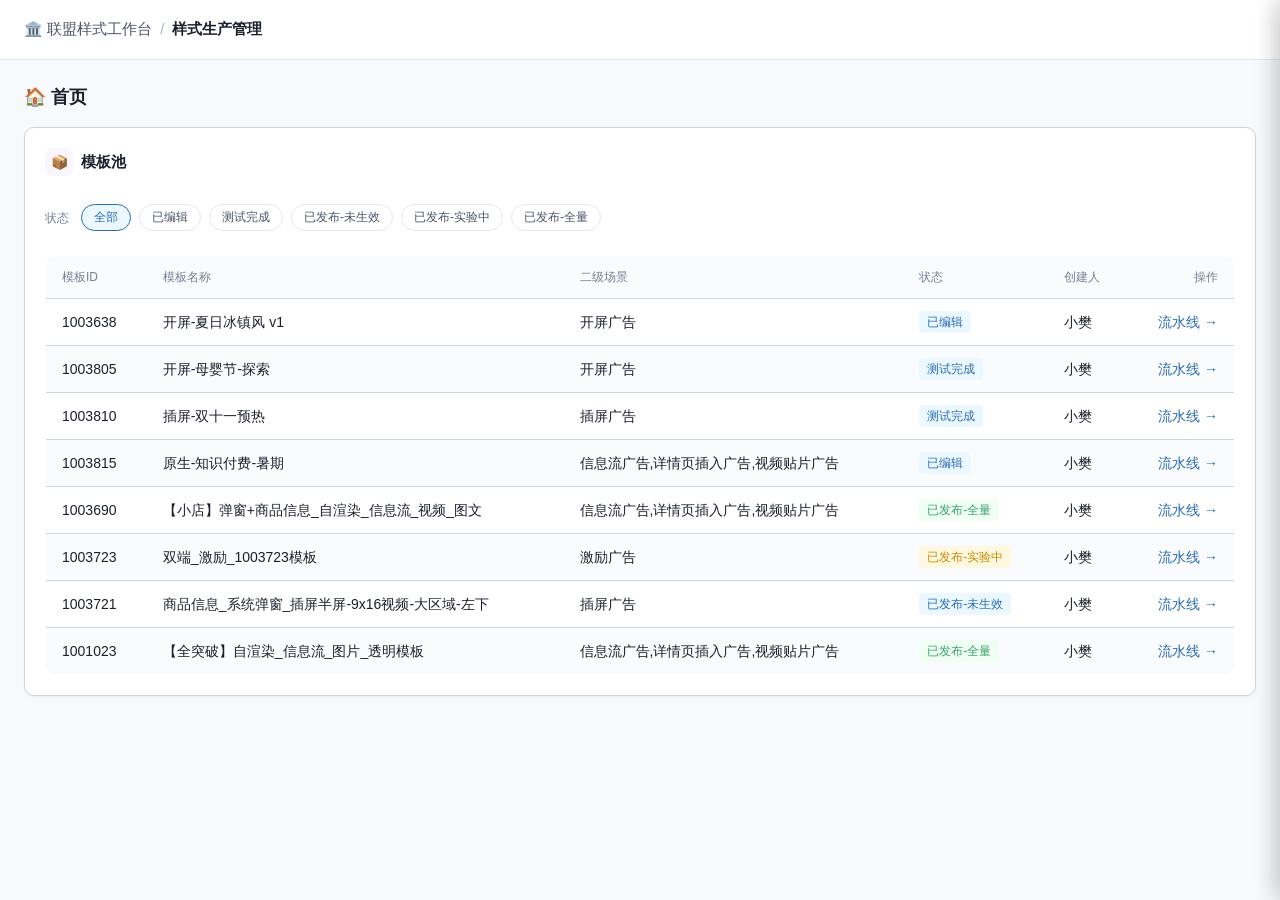
<file: index.html>
<!DOCTYPE html>
<html lang="zh-CN">
<head>
<meta charset="UTF-8" />
<meta name="viewport" content="width=device-width, initial-scale=1.0" />
<title>样式生产管理 · 精简版 Demo</title>
<meta http-equiv="refresh" content="0; url=./clean/index.html" />
<link rel="canonical" href="./clean/index.html" />
<style>
  body { font-family: -apple-system, "PingFang SC", "Microsoft YaHei", system-ui, sans-serif; background:#f5f7fa; color:#333; display:flex; align-items:center; justify-content:center; min-height:100vh; margin:0; }
  .box { text-align:center; padding:32px 40px; background:#fff; border-radius:12px; box-shadow:0 2px 12px rgba(0,0,0,.06); }
  a { color:#3370FF; text-decoration:none; }
  a:hover { text-decoration:underline; }
  .muted { color:#86909c; font-size:13px; margin-top:8px; }
</style>
</head>
<body>
  <div class="box">
    <h2>样式生产管理 · 精简版 Demo</h2>
    <p>正在跳转… 如未自动跳转请点击：<a href="./clean/index.html">进入精简版 ↗</a></p>
    <div class="muted">其他视图：<a href="./legacy.html">路演老版</a> · <a href="./onepager.html">一页纸</a> · <a href="./decisions.html">决策档案</a></div>
  </div>
  <script>location.replace('./clean/index.html');</script>
</body>
</html>
</file>
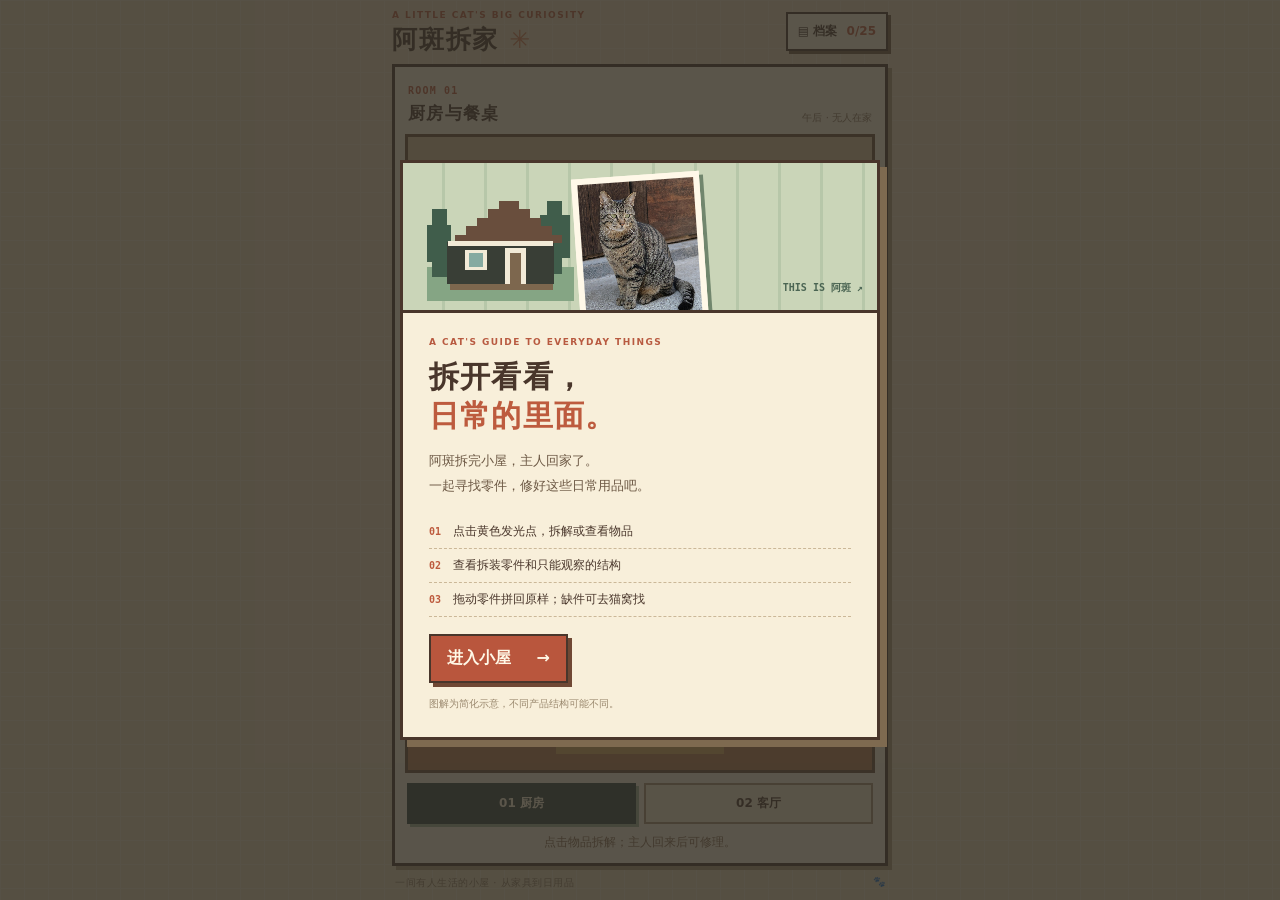
<file: aban-cat-house/index.html>
<!doctype html>
<html lang="zh-CN">
<head>
  <meta charset="utf-8">
  <meta name="viewport" content="width=device-width, initial-scale=1, viewport-fit=cover">
  <meta name="theme-color" content="#e7d8b6">
  <title>阿斑拆家 · 拆解日常</title>
  <link rel="stylesheet" href="styles.css">
  <script src="parts.js" defer></script>
  <script src="furniture.js" defer></script>
  <script src="targets.js" defer></script>
  <script src="detail-data.js" defer></script>
  <script src="game.js" defer></script>
</head>
<body>
  <main class="game">
    <header class="topbar">
      <div><p class="eyebrow">A LITTLE CAT'S BIG CURIOSITY</p><h1>阿斑拆家 <span>✳</span></h1></div>
      <div class="topbar-actions">
        <button class="text-button" id="archiveButton" type="button">▤ 档案 <span id="progress">0/25</span></button>
        <button class="text-button" id="nestBackButton" type="button" hidden>返回</button>
      </div>
    </header>

    <section class="game-panel" aria-label="小屋游戏">
      <div class="room-heading">
        <div><span class="room-number" id="roomNumber">ROOM 01</span><h2 id="roomTitle">厨房与餐桌</h2></div>
        <span class="room-status" id="roomStatus">午后 · 无人在家</span>
      </div>

      <div class="room-frame">
        <div class="room" id="room" aria-label="厨房与餐桌">
          <svg class="background" viewBox="0 0 400 350" preserveAspectRatio="none" shape-rendering="crispEdges" aria-hidden="true">
            <rect width="400" height="270" fill="#e8d6ad"/>
            <path d="M0 0h400v14H0z M0 80h400v3H0z M0 158h400v3H0z M0 236h400v3H0z" fill="#d8c39a"/>
            <path d="M0 270h400v80H0z" fill="#b67d50"/>
            <path d="M0 270h400v8H0z M0 303h400v3H0z M0 331h400v3H0z M75 278v25 M255 278v25 M160 306v25 M340 306v25" fill="#945e3e"/>
            <g id="windowFrame">
              <path d="M142 26h116v106H142z" fill="#684b36"/>
              <path d="M149 33h102v92H149z" fill="#b8d4cd"/>
              <path d="M149 99h102v26H149z" fill="#83a477"/>
              <path d="M149 108l25-22 18 15 22-24 37 31v17H149z" fill="#648b65"/>
              <path d="M196 33h8v92h-8z M149 76h102v7H149z" fill="#f7ead1"/>
              <path d="M130 126h140v8H130z" fill="#79543a"/>
            </g>
            <path id="windowCurtains" d="M134 24h16v111h-16z M250 24h16v111h-16z" fill="#bd6d54"/>
            <g id="kitchenBackground">
              <g data-fixture="wall_cabinet"><path d="M10 38h106v68H10z" fill="#85583b"/>
              <path d="M16 44h45v56H16z M65 44h45v56H65z" fill="#c89a68"/>
              <path d="M53 69h4v8h-4z M69 69h4v8h-4z" fill="#5c422f"/></g>
              <path d="M10 126h104v54H10z" fill="#f5e5c8"/>
              <path d="M10 143h104v2H10z M10 161h104v2H10z M36 126v54h-2v-54z M78 126v54h-2v-54z" fill="#dbc5a5"/>
              <path data-fixture="counter" d="M8 176h110v9H8z" fill="#875c3e"/>
              <g data-fixture="base_cabinet"><path d="M10 185h106v85H10z" fill="#875c3e"/>
              <path d="M15 190h45v75H15z M65 190h46v75H65z" fill="#c99d6e"/>
              <path d="M47 206h6v5h-6z M72 206h6v5h-6z" fill="#694733"/></g>
              <path d="M285 151h97v7h-97z M292 158h8v112h-8z M367 158h8v112h-8z" fill="#79543a"/>
              <g data-fixture="jars"><path d="M302 129h17v22h-17z" fill="#78977b"/>
              <path d="M303 124h15v5h-15z" fill="#d9a653"/>
              <path d="M347 136h20v15h-20z M351 132h12v4h-12z" fill="#dcbb7d"/></g>
              <path data-fixture="dining_table" d="M150 231h101v7H150z M162 238h7v42h-7z M233 238h7v42h-7z" fill="#79543a"/>
              <path d="M174 218h22v13h-22z" fill="#d0a45f"/>
              <path d="M183 213h8v5h-8z" fill="#759577"/>
              <g data-fixture="dish"><path d="M212 222h20v9h-20z" fill="#eee2ca"/>
              <path d="M214 219h17v3h-17z" fill="#ad7654"/></g>
            </g>
            <g id="livingBackground" hidden>
              <g data-fixture="picture"><path d="M14 52h70v64H14z M20 58h58v52H20z" fill="#80573a"/>
              <path d="M25 63h48v42H25z" fill="#c7d2ae"/>
              <path d="M27 99l14-14 9 8 9-14 12 20z" fill="#8aa47a"/></g>
              <path data-fixture="shelf" d="M276 85h108v8H276z M284 93h8v11h-8z M368 93h8v11h-8z" fill="#79543a"/>
              <g data-fixture="books"><path d="M280 72h12v13h-12z" fill="#bf6d53"/>
              <path d="M294 66h12v19h-12z" fill="#d3a64f"/></g>
              <g data-fixture="sofa"><path d="M107 192h186v65H107z" fill="#63846b"/>
              <path d="M116 184h168v45H116z" fill="#8aaa83"/>
              <path d="M120 190h77v35h-77z M203 190h77v35h-77z" fill="#a0bb91"/>
              <path d="M101 215h19v49h-19z M280 215h19v49h-19z" fill="#718e6f"/>
              <path d="M120 232h75v20h-75z M205 232h75v20h-75z" fill="#94b18a"/>
              <path d="M127 258h8v15h-8z M265 258h8v15h-8z" fill="#735039"/>
              <path d="M128 200h24v22h-24z" fill="#dca857"/></g>
              <g data-fixture="plant"><path d="M353 218h22v52h-22z" fill="#b86951"/>
              <path d="M361 183h6v37h-6z M345 193h6v24h-6z M375 190h6v28h-6z" fill="#5c8062"/>
              <path d="M339 183h16v12h-16z M356 171h17v14h-17z M373 180h15v13h-15z" fill="#7c9b6f"/></g>
              <path data-fixture="side_table" d="M44 228h46v7H44z M50 235h6v35h-6z M79 235h6v35h-6z" fill="#79543a"/>
            </g>
            <g data-fixture="rug"><path d="M110 313h180v21H110z M128 306h144v35H128z" fill="#d8a95e"/>
            <path d="M139 310h122v3H139z M139 332h122v3H139z" fill="#bd8650"/></g>
          </svg>
          <div id="objects" class="objects"></div>
          <div class="cat" id="cat" aria-hidden="true">
            <svg viewBox="0 0 56 48" shape-rendering="crispEdges">
              <path d="M8 38H3V24h5v9h4v5z" fill="#63442f"/>
              <path d="M11 19h5v-5h23v5h5v19h-5v5H15v-5h-4z" fill="#b7824e"/>
              <path d="M17 17h5v6h-5z M28 15h5v7h-5z M38 20h5v6h-5z M14 29h5v6h-5z M25 26h5v7h-5z M36 30h5v6h-5z" fill="#63442f"/>
              <path d="M29 5h5V1h6v7h5V1h6v13h3v13H27V13h2z" fill="#bd8b57"/>
              <path d="M32 5h4v6h-4z M45 5h4v6h-4z M38 8h5v5h-5z" fill="#664430"/>
              <path d="M32 15h5v4h-5z M45 15h5v4h-5z" fill="#58744d"/>
              <path d="M38 22h5v3h-5z M36 25h9v3h-9z" fill="#f2dec0"/>
              <path d="M37 21h4v2h-4z" fill="#b7675a"/>
              <path d="M15 38h9v5h-9z M33 38h9v5h-9z" fill="#f2dec0"/>
              <path d="M28 28h20v4H28z" fill="#b95040"/>
            </svg>
          </div>
          <div class="reaction" id="reaction" aria-live="polite"></div>
        </div>
      </div>

      <div class="controls">
        <div class="room-tabs" role="group" aria-label="切换房间">
          <button class="room-tab active" type="button" data-room="kitchen" aria-pressed="true">01 厨房</button>
          <button class="room-tab" type="button" data-room="living" aria-pressed="false">02 客厅</button>
        </div>
        <p id="hint">点击闪烁的物品，阿斑会去拆开它。</p>
      </div>
    </section>
    <footer>一间有人生活的小屋 · 从家具到日用品 <span>🐾</span></footer>
  </main>

  <div class="overlay intro-overlay" id="intro">
    <section class="intro-card" aria-labelledby="introTitle">
      <div class="intro-art">
        <svg class="cottage" viewBox="0 0 120 100" shape-rendering="crispEdges" aria-label="森林里的黑色独栋小屋">
          <path fill="#85a584" d="M0 72h120v28H0z"/>
          <path fill="#405d4b" d="M4 25h12v55H4z M0 38h20v30H0z M98 18h12v60H98z M92 30h25v35H92z"/>
          <path fill="#393e36" d="M16 52h88v34H16z"/>
          <path fill="#694e3d" d="M10 53h100v-7h-8v-7h-9v-7h-9v-7h-9v-7H59v7h-9v7h-9v7h-9v7h-9v7z"/>
          <path fill="#f2ead7" d="M17 51h86v4H17z M64 57h17v29H64z M31 58h18v17H31z"/>
          <path fill="#86aaa1" d="M34 61h12v11H34z"/>
          <path fill="#7d674e" d="M68 61h9v25h-9z M19 86h84v5H19z"/>
        </svg>
        <div class="photo"><img src="assets/cat.png" alt="狸花猫阿斑"></div><span>THIS IS 阿斑 ↗</span>
      </div>
      <p class="eyebrow">A CAT'S GUIDE TO EVERYDAY THINGS</p>
      <h2 id="introTitle">拆开看看，<br><em>日常的里面。</em></h2>
      <p class="intro-copy">阿斑拆完小屋，主人回家了。<br>一起寻找零件，修好这些日常用品吧。</p>
      <ol class="instructions"><li>点击黄色发光点，拆解或查看物品</li><li>查看拆装零件和只能观察的结构</li><li>拖动零件拼回原样；缺件可去猫窝找</li></ol>
      <button class="primary" id="startButton" type="button">进入小屋 <span>→</span></button>
      <p class="fine">图解为简化示意，不同产品结构可能不同。</p>
    </section>
  </div>

  <div class="overlay" id="detailOverlay" hidden>
    <section class="detail" role="dialog" aria-modal="true" aria-labelledby="detailTitle">
      <div class="detail-heading">
        <div><p class="eyebrow" id="detailNumber"></p><h2 id="detailTitle"></h2></div>
        <button class="close" id="closeDetail" type="button" aria-label="关闭拆解图">×</button>
      </div>
      <p class="detail-intro" id="detailIntro"></p>
      <div class="blueprint">
        <div class="blueprint-head"><span>EXPLODED VIEW</span><span>零件分解示意</span></div>
        <div class="exploded" id="exploded" aria-label="零件图，可左右滑动翻页"></div>
        <div class="exploded-pages" id="diagramPagination" hidden><button type="button" id="diagramPrevious" aria-label="上一组零件">←</button><span id="diagramPage"></span><button type="button" id="diagramNext" aria-label="下一组零件">→</button></div>
      </div>
      <div class="part-view">
        <div class="part-navigation">
          <button class="part-arrow" id="previousPart" type="button" aria-label="上一个零件">←</button>
          <span id="partCounter"></span>
          <button class="part-arrow" id="nextPart" type="button" aria-label="下一个零件">→</button>
        </div>
        <div id="parts" class="parts" aria-live="polite"></div>
      </div>
      <div class="principle"><b>工作原理</b><p id="principle"></p></div>
      <div class="detail-actions">
        <button class="secondary" id="assembleButton" type="button">动手组装 ↗</button>
        <button class="primary" id="continueButton" type="button">回到小屋 →</button>
      </div>
    </section>
    <section class="assembly" role="dialog" aria-modal="true" aria-labelledby="assemblyTitle" hidden>
      <div class="detail-heading"><div><p class="eyebrow">REBUILD / 动手组装</p><h2 id="assemblyTitle"></h2></div><button class="close" id="closeAssembly" type="button" aria-label="返回解构图">×</button></div>
      <p class="assembly-instruction" id="assemblyMessage" aria-live="polite">主人回家了，把零件拖到对应轮廓附近。</p>
      <div class="assembly-board">
        <div class="assembly-caption">主人修理工作台 <span id="assemblyCount">0 / 4</span></div>
        <div class="assembly-canvas" id="assemblyCanvas" aria-label="自由拼装工作台">
          <div class="assembly-guide" id="assemblyGuide" aria-hidden="true"></div>
          <span class="canvas-hint">拖到对应的虚线轮廓附近，自动吸附</span>
        </div>
        <div class="assembly-quick-actions">
          <button type="button" id="installPiece">吸附到位</button>
          <button type="button" id="removePiece">移回零件区</button>
          <button type="button" id="assemblyToolsToggle" aria-expanded="false" aria-controls="assemblyTools">调整工具 ▾</button>
        </div>
        <div class="assembly-tools-anchor">
          <div class="assembly-tools" id="assemblyTools" hidden>
            <div class="layer-controls">
              <button type="button" id="moveLeft" aria-label="左移零件">←</button>
              <button type="button" id="moveUp" aria-label="上移零件">↑</button>
              <button type="button" id="moveDown" aria-label="下移零件">↓</button>
              <button type="button" id="moveRight" aria-label="右移零件">→</button>
              <button type="button" id="layerDown">下移一层</button>
              <button type="button" id="layerUp">上移一层</button>
            </div>
            <div class="layer-controls transform-controls">
              <button type="button" id="scaleDown">缩小 −</button>
              <button type="button" id="scaleUp">放大 +</button>
              <button type="button" id="rotateLeft">左转 ↶</button>
              <button type="button" id="rotateRight">右转 ↷</button>
            </div>
          </div>
        </div>
        <div class="assembly-caption">可安装零件 <span id="assemblyPageLabel">拖动或点击选择</span></div>
        <div class="assembly-pieces" id="assemblyPieces"></div>
        <div class="assembly-pages"><button type="button" id="assemblyPrevious">← 上一组</button><span id="assemblyPage"></span><button type="button" id="assemblyNext">下一组 →</button></div>
      </div>
      <div class="repair-result" id="repairResult" role="status" hidden>✦ 全部零件已安装，物品已修好！</div>
      <button class="nest-shortcut" id="assemblyNest" type="button" hidden>缺少零件，去猫窝找找 →</button>
      <div class="detail-actions"><button class="secondary" id="resetAssembly" type="button">清空工作台</button><button class="primary" id="backToDetail" type="button">保存并返回 →</button></div>
    </section>
  </div>

  <div class="overlay" id="archiveOverlay" hidden>
    <section class="archive" role="dialog" aria-modal="true" aria-labelledby="archiveTitle">
      <div class="detail-heading"><div><p class="eyebrow">FIELD NOTES</p><h2 id="archiveTitle">阿斑的拆解档案</h2></div><button class="close" id="closeArchive" type="button" aria-label="关闭档案">×</button></div>
      <p class="detail-intro" id="archiveIntro"></p>
      <div class="archive-grid" id="archiveGrid"></div>
      <div class="archive-pages"><button type="button" id="archivePrevious">← 上一页</button><span id="archivePage"></span><button type="button" id="archiveNext">下一页 →</button></div>
      <button class="secondary full" id="resetButton" type="button">重置所有进度</button>
    </section>
  </div>

  <div class="overlay" id="nestOverlay" hidden>
    <section class="nest-panel" role="dialog" aria-modal="true" aria-labelledby="nestTitle">
      <div class="detail-heading"><div><p class="eyebrow">A BAN'S SECRET STASH</p><h2 id="nestTitle">阿斑的小窝</h2></div><button class="close" id="closeNest" type="button" aria-label="关闭猫窝">×</button></div>
      <p class="nest-intro">阿斑把喜欢的小零件藏在垫子底下。点击“取回”送回对应物品。</p>
      <div class="nest-illustration" aria-hidden="true"><span>🐾</span><span>✦</span><span>🐟</span><span>✧</span></div>
      <div class="nest-list" id="nestList"></div>
      <div class="archive-pages"><button type="button" id="nestPrevious">← 上一页</button><span id="nestPage"></span><button type="button" id="nestNext">下一页 →</button></div>
      <button class="primary full" id="nestDone" type="button">回去继续修理 →</button>
    </section>
  </div>

  <div class="overlay" id="resetOverlay" hidden>
    <section class="reset-panel" role="alertdialog" aria-modal="true" aria-labelledby="resetTitle" aria-describedby="resetDescription">
      <p class="eyebrow">START OVER</p><h2 id="resetTitle">重置所有进度？</h2>
      <p id="resetDescription">将清除拆解档案、修复和组装进度、猫窝里的零件及相关存档。小屋会恢复初始状态，此操作无法撤销。</p>
      <div class="detail-actions"><button class="secondary" id="cancelReset" type="button">取消</button><button class="primary" id="confirmReset" type="button">确认重置</button></div>
    </section>
  </div>

  <div class="overlay" id="endingOverlay" hidden>
    <section class="ending" role="dialog" aria-modal="true" aria-labelledby="endingTitle">
      <p class="eyebrow">ARCHIVE COMPLETE</p><div class="ending-paw">✳</div>
      <h2 id="endingTitle">小屋又完整啦。</h2>
      <p>从一地零件到熟悉的家，主人和阿斑一起找回了日常。</p>
      <p class="ending-note">阿斑：下次……我会轻一点的。</p>
      <button class="primary full" id="endingButton" type="button">回到小屋 →</button>
    </section>
  </div>
</body>
</html>
</file>
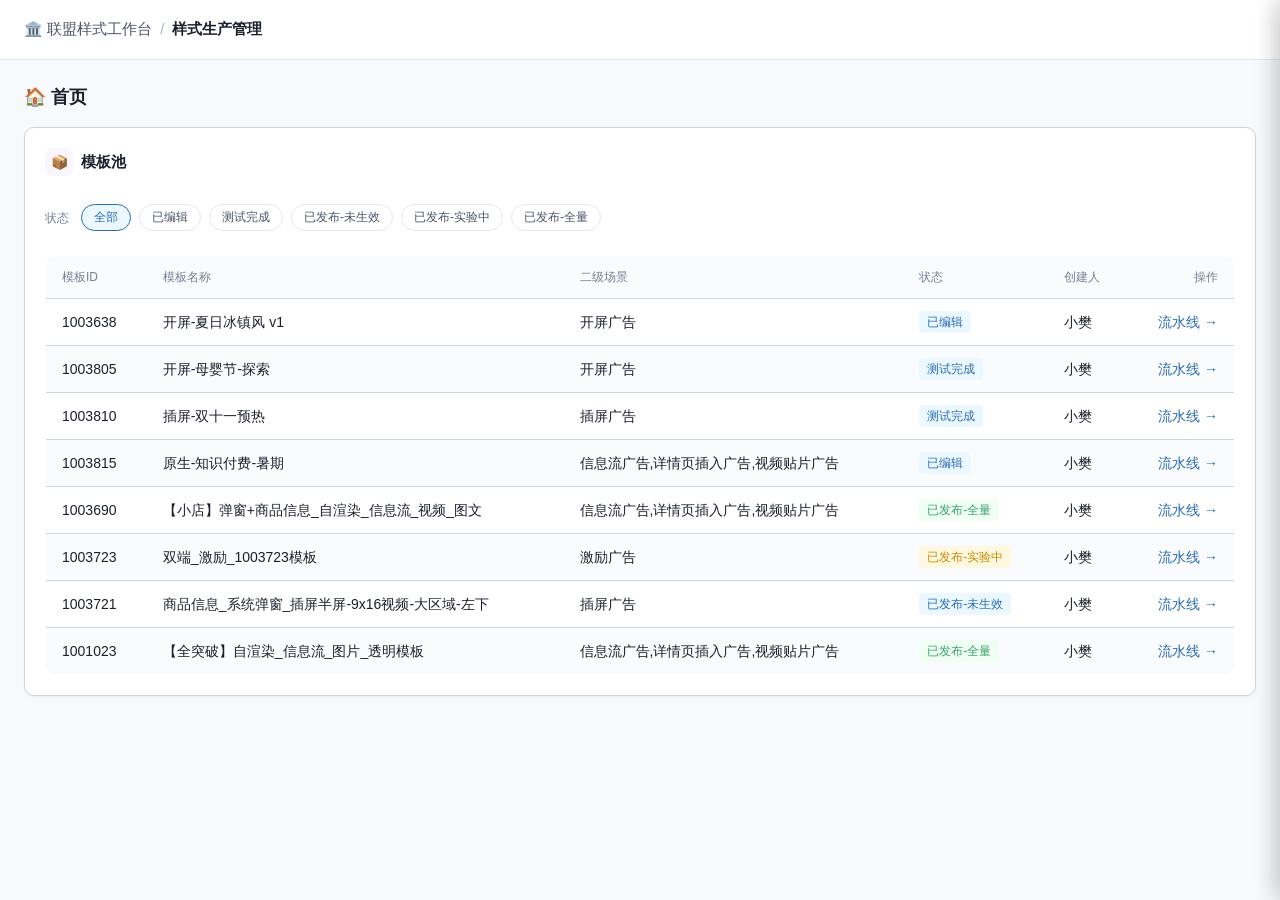
<file: clean/index.html>
<!DOCTYPE html>
<html lang="zh-CN">
<head>
<meta charset="UTF-8" />
<meta name="viewport" content="width=device-width, initial-scale=1.0" />
<title>样式生产管理（精简版）· 联盟样式工作台子模块 Demo</title>
<link rel="stylesheet" href="./styles/tokens.css" />
<link rel="stylesheet" href="./styles/main.css" />
</head>
<body>
<!-- ========== 顶部导航 ========== -->
<header class="topbar">
  <div class="topbar-left">
    <a class="breadcrumb" href="https://yi0702.github.io/workbench-foundation/index.html" target="_blank">
      <span class="breadcrumb-home">🏛️ 联盟样式工作台</span>
      <span class="breadcrumb-sep">/</span>
      <span class="breadcrumb-current">样式生产管理</span>
    </a>
  </div>
  <div class="topbar-right">
  </div>
</header>

<!-- ========== 主体 ========== -->
<main class="layout">
  <!-- 中央内容 -->
  <section class="content">

    <!-- 1. 工作台：首页 -->
    <div id="dashboard" class="section">
      <div class="section-head">
        <h2 class="section-title">🏠 首页</h2>
      </div>

      <!-- ============ 首页 Tab ============ -->
      <div class="tab-pane active" data-pane="overview">

        <!-- ⓘ 首页仅保留「模板池」作为生产入口；大盘 / 实验 / 形态数据已迁移到「基座工作台首页」 -->

        <!-- ========== 模板池：草稿 + 正式 一张表（首页可见，全员共享） ========== -->
        <div id="pool" class="board-card">
          <div class="board-card-head">
            <span class="board-card-icon chart">📦</span>
            <span class="board-card-title">模板池</span>
          </div>


          <!-- 统一面板：草稿态 + 已发布态 同表展示，按状态 pill 筛选 -->
          <div class="pool-pane active" data-pane="all">
            <div class="filter-bar" data-pool-filter>
              <span class="filter-label">状态</span>
              <button class="pill active" data-filter="all">全部</button>
              <button class="pill" data-filter="已编辑">已编辑</button>
              <button class="pill" data-filter="测试完成">测试完成</button>
              <button class="pill" data-filter="已发布-未生效">已发布-未生效</button>
              <button class="pill" data-filter="已发布-实验中">已发布-实验中</button>
              <button class="pill" data-filter="已发布-全量">已发布-全量</button>
            </div>
            <!-- RULE 4 提示已移除 -->
            <table class="data-table plain-table">
              <thead><tr><th>模板ID</th><th>模板名称</th><th>二级场景</th><th>状态</th><th>创建人</th><th class="col-act">操作</th></tr></thead>
              <tbody>
                <!-- 草稿态（L2 支线编辑中 / 测试中 / 待审批），尚未发布 → 后 4 列均 — -->
                <tr class="tpl-row" data-status="已编辑"><td>1003638</td><td>开屏-夏日冰镇风 v1</td><td>开屏广告</td><td><span class="badge draft">已编辑</span></td><td>小樊</td><td class="col-act"><a class="link" href="javascript:void(0)" data-pipeline="1003638">流水线 →</a></td></tr>
                <tr class="tpl-row" data-status="测试完成"><td>1003805</td><td>开屏-母婴节-探索</td><td>开屏广告</td><td><span class="badge draft">测试完成</span></td><td>小樊</td><td class="col-act"><a class="link" href="javascript:void(0)" data-pipeline="1003805">流水线 →</a></td></tr>
                <tr class="tpl-row" data-status="测试完成"><td>1003810</td><td>插屏-双十一预热</td><td>插屏广告</td><td><span class="badge draft">测试完成</span></td><td>小樊</td><td class="col-act"><a class="link" href="javascript:void(0)" data-pipeline="1003810">流水线 →</a></td></tr>
                <tr class="tpl-row" data-status="已编辑"><td>1003815</td><td>原生-知识付费-暑期</td><td>信息流广告,详情页插入广告,视频贴片广告</td><td><span class="badge draft">已编辑</span></td><td>小樊</td><td class="col-act"><a class="link" href="javascript:void(0)" data-pipeline="1003815">流水线 →</a></td></tr>
                <!-- 已发布态：包含完整运行指标 -->
                <tr class="tpl-row" data-status="已发布-全量"><td>1003690</td><td>【小店】弹窗+商品信息_自渲染_信息流_视频_图文</td><td>信息流广告,详情页插入广告,视频贴片广告</td><td><span class="badge ok">已发布-全量</span></td><td>小樊</td><td class="col-act"><a class="link" href="javascript:void(0)" data-pipeline="1003690">流水线 →</a></td></tr>
                <tr class="tpl-row" data-status="已发布-实验中"><td>1003723</td><td>双端_激励_1003723模板</td><td>激励广告</td><td><span class="badge waitin">已发布-实验中</span></td><td>小樊</td><td class="col-act"><a class="link" href="javascript:void(0)" data-pipeline="1003723">流水线 →</a></td></tr>
                <tr class="tpl-row" data-status="已发布-未生效"><td>1003721</td><td>商品信息_系统弹窗_插屏半屏-9x16视频-大区域-左下</td><td>插屏广告</td><td><span class="badge draft">已发布-未生效</span></td><td>小樊</td><td class="col-act"><a class="link" href="javascript:void(0)" data-pipeline="1003721">流水线 →</a></td></tr>
                <tr class="tpl-row" data-status="已发布-全量"><td>1001023</td><td>【全突破】自渲染_信息流_图片_透明模板</td><td>信息流广告,详情页插入广告,视频贴片广告</td><td><span class="badge ok">已发布-全量</span></td><td>小樊</td><td class="col-act"><a class="link" href="javascript:void(0)" data-pipeline="1001023">流水线 →</a></td></tr>
              </tbody>
            </table>
          </div>
        </div>
        <!-- ========== /模板池 ========== -->

      </div>
      <!-- ============ /首页 Tab ============ -->

    </div>


  </section>

</main>


<!-- ========== 二级抽屉 · 形态详情（实验数据） ========== -->
<div class="side-drawer" id="formDrawer">
  <div class="side-drawer-head">
    <div>
      <div class="side-drawer-title" id="formDrawerTitle">原生 · 形态详情</div>
      <div class="side-drawer-sub">从大盘形态行进入 · 实验数据明细</div>
    </div>
    <div class="side-drawer-close" data-close="form">✕</div>
  </div>
  <div class="side-drawer-body">
    <div class="exp-section-title" id="expSectionTitle">原生 · 8 个实验</div>
    <table class="data-table plain-table">
      <thead><tr><th>实验名称</th><th>状态</th><th>消耗 ⇅</th><th>eCPM ⇅</th><th>CTR ⇅</th><th>CVR ⇅</th><th class="col-act">链接</th></tr></thead>
      <tbody id="expTbody">
        <!-- 由 JS 渲染 -->
      </tbody>
    </table>
  </div>
</div>

<!-- ========== 二级抽屉 · 模板生产流水线 ========== -->
<div class="side-drawer wide" id="pipelineDrawer">
  <div class="side-drawer-head">
    <div>
      <div class="side-drawer-title" id="pipelineDrawerTitle">模板生产流水线</div>
      <div class="side-drawer-sub" id="pipelineDrawerSub"></div>
    </div>

    <!-- ===== 头部右侧：版本预览按钮（弹出 已发布版本 / 草稿版本 双 tab popover） ===== -->
    <div class="hd-vp-wrap" id="hdVpWrap">
      <button class="hd-vp-btn" id="hdVpBtn" type="button" aria-haspopup="dialog" aria-expanded="false">
        <span class="hd-vp-icon">🖼</span>
        <span class="hd-vp-label">版本预览</span>
        <span class="hd-vp-caret">▾</span>
      </button>
      <!-- popover：默认隐藏，点击按钮切换 -->
      <div class="hd-vp-pop" id="hdVpPop" role="dialog" aria-label="版本预览" hidden>
        <div class="hd-vp-pop-head">
          <div class="hd-vp-tabs" role="tablist">
            <button type="button" class="hd-vp-tab is-active" data-vp-tab="v1" role="tab" aria-selected="true">
              <span class="hd-vp-tab-dot" style="background:#23a567"></span>
              已发布版本
            </button>
            <button type="button" class="hd-vp-tab" data-vp-tab="v2" role="tab" aria-selected="false">
              <span class="hd-vp-tab-dot" style="background:#3370ff"></span>
              草稿版本
              <span class="hd-vp-tab-empty" id="hdVpV2Empty" hidden>· 暂无</span>
            </button>
          </div>
          <button type="button" class="hd-vp-close" id="hdVpClose" aria-label="关闭">✕</button>
        </div>

        <!-- 已发布版本面板：线上当前生效，对标 ② 模板编辑的"机型选择 + 渲染 + 预览码"布局 -->
        <div class="hd-vp-panel is-active" data-vp-panel="v1">
          <div class="hd-vp-meta">
            <span class="hd-vp-meta-tag" style="color:#23a567;border-color:#b7e0c8;background:#eaf7f0">🚀 已发布 · 全量在跑</span>
            <span class="hd-vp-meta-id">模板ID 1003638</span>
            <span class="hd-vp-meta-time">发布于 6/3 16:42</span>
          </div>
          <div class="hd-vp-preview">
            <!-- 渲染画布 + 机型选择头 -->
            <div class="hd-vp-canvas-wrap">
              <div class="hd-vp-canvas-head">
                <span>📱 当前基础机型 · Pixel 2 · 411×731</span>
                <select class="hd-vp-device-select">
                  <option>iPhone X</option>
                  <option>iPhone 6/7/8 Plus</option>
                  <option>iPhone 6/7/8</option>
                  <option>iPhone 5/SE</option>
                  <option selected>Pixel 2</option>
                  <option>PAD</option>
                  <option>custom</option>
                </select>
              </div>
              <div class="hd-vp-canvas">
                <div class="ph-rect" style="top:6%;left:8%;width:84%;height:42%;background:linear-gradient(135deg,#a8edea,#fed6e3);border-radius:12px;"></div>
                <div class="ph-text" style="top:52%;left:8%;font-size:18px;font-weight:600;color:#1a1a1a;">夏日冰镇风</div>
                <div class="ph-text" style="top:60%;left:8%;font-size:11px;color:#666;">超值清凉 · 限时下单</div>
                <div class="ph-btn" style="top:78%;left:8%;width:108px;height:34px;border-radius:17px;background:#3370FF;color:#fff;font-size:12px;">立即查看</div>
              </div>
            </div>
            <!-- 预览二维码 -->
            <div class="hd-vp-qr-wrap">
              <div class="hd-vp-qr-title">📲 预览</div>
              <svg class="hd-vp-qr" viewBox="0 0 100 100" xmlns="http://www.w3.org/2000/svg" aria-label="预览二维码">
                <rect width="100" height="100" fill="#fff"/>
                <g fill="#111">
                  <rect x="6" y="6" width="22" height="22"/><rect x="9" y="9" width="16" height="16" fill="#fff"/><rect x="12" y="12" width="10" height="10"/>
                  <rect x="72" y="6" width="22" height="22"/><rect x="75" y="9" width="16" height="16" fill="#fff"/><rect x="78" y="12" width="10" height="10"/>
                  <rect x="6" y="72" width="22" height="22"/><rect x="9" y="75" width="16" height="16" fill="#fff"/><rect x="12" y="78" width="10" height="10"/>
                  <rect x="34" y="8"  width="4" height="4"/><rect x="42" y="8"  width="4" height="4"/><rect x="54" y="8"  width="4" height="4"/><rect x="62" y="8"  width="4" height="4"/>
                  <rect x="38" y="14" width="4" height="4"/><rect x="46" y="14" width="4" height="4"/><rect x="58" y="14" width="4" height="4"/>
                  <rect x="34" y="20" width="4" height="4"/><rect x="50" y="20" width="4" height="4"/><rect x="62" y="20" width="4" height="4"/>
                  <rect x="8"  y="34" width="4" height="4"/><rect x="20" y="34" width="4" height="4"/><rect x="34" y="34" width="4" height="4"/><rect x="46" y="34" width="4" height="4"/><rect x="58" y="34" width="4" height="4"/><rect x="74" y="34" width="4" height="4"/><rect x="86" y="34" width="4" height="4"/>
                  <rect x="14" y="40" width="4" height="4"/><rect x="26" y="40" width="4" height="4"/><rect x="38" y="40" width="4" height="4"/><rect x="50" y="40" width="4" height="4"/><rect x="66" y="40" width="4" height="4"/><rect x="80" y="40" width="4" height="4"/><rect x="92" y="40" width="4" height="4"/>
                  <rect x="8"  y="46" width="4" height="4"/><rect x="20" y="46" width="4" height="4"/><rect x="34" y="46" width="4" height="4"/><rect x="46" y="46" width="4" height="4"/><rect x="62" y="46" width="4" height="4"/><rect x="74" y="46" width="4" height="4"/><rect x="86" y="46" width="4" height="4"/>
                  <rect x="14" y="52" width="4" height="4"/><rect x="30" y="52" width="4" height="4"/><rect x="42" y="52" width="4" height="4"/><rect x="54" y="52" width="4" height="4"/><rect x="70" y="52" width="4" height="4"/><rect x="82" y="52" width="4" height="4"/><rect x="92" y="52" width="4" height="4"/>
                  <rect x="8"  y="58" width="4" height="4"/><rect x="22" y="58" width="4" height="4"/><rect x="38" y="58" width="4" height="4"/><rect x="50" y="58" width="4" height="4"/><rect x="62" y="58" width="4" height="4"/><rect x="78" y="58" width="4" height="4"/><rect x="88" y="58" width="4" height="4"/>
                  <rect x="34" y="74" width="4" height="4"/><rect x="46" y="74" width="4" height="4"/><rect x="58" y="74" width="4" height="4"/><rect x="74" y="74" width="4" height="4"/><rect x="86" y="74" width="4" height="4"/>
                  <rect x="38" y="80" width="4" height="4"/><rect x="50" y="80" width="4" height="4"/><rect x="66" y="80" width="4" height="4"/><rect x="80" y="80" width="4" height="4"/><rect x="92" y="80" width="4" height="4"/>
                  <rect x="34" y="86" width="4" height="4"/><rect x="46" y="86" width="4" height="4"/><rect x="58" y="86" width="4" height="4"/><rect x="74" y="86" width="4" height="4"/><rect x="86" y="86" width="4" height="4"/>
                  <rect x="38" y="92" width="4" height="4"/><rect x="54" y="92" width="4" height="4"/><rect x="70" y="92" width="4" height="4"/><rect x="82" y="92" width="4" height="4"/>
                </g>
              </svg>
            </div>
          </div>
        </div>

        <!-- 草稿版本面板：idle 时显示空态，editing/published 时显示渲染 -->
        <div class="hd-vp-panel" data-vp-panel="v2">
          <!-- 空态（idle 默认显示） -->
          <div class="hd-vp-empty" id="hdVpV2EmptyBlock">
            <div class="hd-vp-empty-icon">📝</div>
            <div class="hd-vp-empty-title">暂无草稿版本</div>
            <div class="hd-vp-empty-sub">点击 L2 行的【② 模板编辑】拉起新一轮草稿</div>
          </div>
          <!-- 有草稿时（editing/published）显示，由 JS 切换 -->
          <div class="hd-vp-meta" id="hdVpV2MetaBlock" hidden>
            <span class="hd-vp-meta-tag" style="color:#3370ff;border-color:#b9d0ff;background:#eaf1ff">📝 草稿编辑中</span>
            <span class="hd-vp-meta-id">模板ID 1003638</span>
            <span class="hd-vp-meta-time">最近编辑：刚刚 · @小樊</span>
          </div>
          <div class="hd-vp-preview" id="hdVpV2BodyBlock" hidden>
            <!-- 渲染画布 + 机型选择头（草稿版差异化配色 + DRAFT 角标） -->
            <div class="hd-vp-canvas-wrap">
              <div class="hd-vp-canvas-head">
                <span>📱 当前基础机型 · Pixel 2 · 411×731</span>
                <select class="hd-vp-device-select">
                  <option>iPhone X</option>
                  <option>iPhone 6/7/8 Plus</option>
                  <option>iPhone 6/7/8</option>
                  <option>iPhone 5/SE</option>
                  <option selected>Pixel 2</option>
                  <option>PAD</option>
                  <option>custom</option>
                </select>
              </div>
              <div class="hd-vp-canvas">
                <div class="hd-vp-canvas-tag">DRAFT</div>
                <div class="ph-rect" style="top:6%;left:8%;width:84%;height:42%;background:linear-gradient(135deg,#fde9b9,#fbc2eb);border-radius:12px;"></div>
                <div class="ph-text" style="top:52%;left:8%;font-size:18px;font-weight:600;color:#1a1a1a;">夏日冰镇风 · 新</div>
                <div class="ph-text" style="top:60%;left:8%;font-size:11px;color:#666;">冰爽升级 · 立享福利</div>
                <div class="ph-btn" style="top:78%;left:8%;width:108px;height:34px;border-radius:17px;background:#e8821a;color:#fff;font-size:12px;">立即领取</div>
              </div>
            </div>
            <!-- 预览二维码 -->
            <div class="hd-vp-qr-wrap">
              <div class="hd-vp-qr-title">📲 预览</div>
              <svg class="hd-vp-qr" viewBox="0 0 100 100" xmlns="http://www.w3.org/2000/svg" aria-label="预览二维码">
                <rect width="100" height="100" fill="#fff"/>
                <g fill="#111">
                  <rect x="6" y="6" width="22" height="22"/><rect x="9" y="9" width="16" height="16" fill="#fff"/><rect x="12" y="12" width="10" height="10"/>
                  <rect x="72" y="6" width="22" height="22"/><rect x="75" y="9" width="16" height="16" fill="#fff"/><rect x="78" y="12" width="10" height="10"/>
                  <rect x="6" y="72" width="22" height="22"/><rect x="9" y="75" width="16" height="16" fill="#fff"/><rect x="12" y="78" width="10" height="10"/>
                  <rect x="34" y="8"  width="4" height="4"/><rect x="42" y="8"  width="4" height="4"/><rect x="54" y="8"  width="4" height="4"/><rect x="62" y="8"  width="4" height="4"/>
                  <rect x="38" y="14" width="4" height="4"/><rect x="46" y="14" width="4" height="4"/><rect x="58" y="14" width="4" height="4"/>
                  <rect x="34" y="20" width="4" height="4"/><rect x="50" y="20" width="4" height="4"/><rect x="62" y="20" width="4" height="4"/>
                  <rect x="8"  y="34" width="4" height="4"/><rect x="20" y="34" width="4" height="4"/><rect x="34" y="34" width="4" height="4"/><rect x="46" y="34" width="4" height="4"/><rect x="58" y="34" width="4" height="4"/><rect x="74" y="34" width="4" height="4"/><rect x="86" y="34" width="4" height="4"/>
                  <rect x="14" y="40" width="4" height="4"/><rect x="26" y="40" width="4" height="4"/><rect x="38" y="40" width="4" height="4"/><rect x="50" y="40" width="4" height="4"/><rect x="66" y="40" width="4" height="4"/><rect x="80" y="40" width="4" height="4"/><rect x="92" y="40" width="4" height="4"/>
                  <rect x="8"  y="46" width="4" height="4"/><rect x="20" y="46" width="4" height="4"/><rect x="34" y="46" width="4" height="4"/><rect x="46" y="46" width="4" height="4"/><rect x="62" y="46" width="4" height="4"/><rect x="74" y="46" width="4" height="4"/><rect x="86" y="46" width="4" height="4"/>
                  <rect x="14" y="52" width="4" height="4"/><rect x="30" y="52" width="4" height="4"/><rect x="42" y="52" width="4" height="4"/><rect x="54" y="52" width="4" height="4"/><rect x="70" y="52" width="4" height="4"/><rect x="82" y="52" width="4" height="4"/><rect x="92" y="52" width="4" height="4"/>
                  <rect x="8"  y="58" width="4" height="4"/><rect x="22" y="58" width="4" height="4"/><rect x="38" y="58" width="4" height="4"/><rect x="50" y="58" width="4" height="4"/><rect x="62" y="58" width="4" height="4"/><rect x="78" y="58" width="4" height="4"/><rect x="88" y="58" width="4" height="4"/>
                  <rect x="34" y="74" width="4" height="4"/><rect x="46" y="74" width="4" height="4"/><rect x="58" y="74" width="4" height="4"/><rect x="74" y="74" width="4" height="4"/><rect x="86" y="74" width="4" height="4"/>
                  <rect x="38" y="80" width="4" height="4"/><rect x="50" y="80" width="4" height="4"/><rect x="66" y="80" width="4" height="4"/><rect x="80" y="80" width="4" height="4"/><rect x="92" y="80" width="4" height="4"/>
                  <rect x="34" y="86" width="4" height="4"/><rect x="46" y="86" width="4" height="4"/><rect x="58" y="86" width="4" height="4"/><rect x="74" y="86" width="4" height="4"/><rect x="86" y="86" width="4" height="4"/>
                  <rect x="38" y="92" width="4" height="4"/><rect x="54" y="92" width="4" height="4"/><rect x="70" y="92" width="4" height="4"/><rect x="82" y="92" width="4" height="4"/>
                </g>
              </svg>
            </div>
          </div>
        </div>
      </div>
    </div>

    <div class="side-drawer-close" data-close="pipeline">✕</div>
  </div>
  <div class="side-drawer-body">

    <!-- Stepper · fork-merge：① 共用起点 ║ 上=主干历史 ②③④ / 下=L2 支线 ②③④⚡ ║ ⑤⑥⑦⑧ 共用终段 -->
    <!--
      L1/L2 双行规则（参见《需求-流水线-环节流转.md》）：
      · L1 上行 = 线上有效版本，是既成事实，永远亮，永不置灰
      · L2 下行 = 草稿支线，存在 idle / editing 两种稳态 + published 一种瞬时态
      · 状态切换：
        idle      → 默认稳态，L2 ②③④ 置灰，无草稿在编辑
        editing   → 用户点【模板编辑】拉起新草稿，L2 ②③④ 变亮、顺序流转
        published → 瞬时态，L2 ④ 审批通过的瞬间触发覆盖动画，~1.5s 后自动回 idle
      · 判断标准：是否存在"未合并的 L2 草稿"，有就 editing，没有就 idle
      默认进入抽屉 = A 稳态 = idle
    -->
    <!--
      流水线状态模型（v3，三态联动）：
      · data-l1-archived  : "false"(L1 在跑) / "true"(L1 ④ 已草稿发布 → ②③④ 置灰归档为 v1)
      · data-l2-state     : idle(L2 灰待启动) / editing(L2 在跑 v2) / published(L2 ④ 通过瞬时覆盖动画)
      · 联动规则：
        初始        L1=running          L2=idle      → L1 ②③④ 高亮、L2 ②③④ 灰
        L1 ④发布   L1=archived(true)   L2=idle      → 上下两行都灰，引导新建 L2 草稿
        L2 编辑    L1=archived(true)   L2=editing   → L1 仍灰，L2 ②③④ 高亮跑流程
        L2 ④发布   L1=archived(true)   L2=published → 1.2s 覆盖动画 → 回 idle，等下一次拉草稿
    -->
    <!-- data-exp-state: ⑥ 模板实验审批状态 ·
           idle        = 未提交（默认，⑦ 不可进）
           pending     = 审批中（实验审批 OR 跳过实验审批）
           published   = 已发布-实验中（实验审批通过，⑦ 可进）
           skipped     = 已批准跳过实验（跳过实验审批通过，⑦ 可进） -->
    <div class="pipeline-fork" data-l2-state="idle" data-l1-archived="false" data-exp-state="idle">

      <!-- ===== 主行：①─②─③─④─⑤─⑥─⑦─⑧ 一横行（L1 主干 / 共用起点 / 共用尾段全部摊平） ===== -->
      <div class="pf-main-row">
        <!-- ① 共用起点 · 信息卡（固定黄色 / 仅展示模板基础信息 / 不参与流转 / 不影响后续环节状态） -->
        <div class="pf-node pf-start" data-step="1" data-readonly="info"
             title="仅展示模板基础信息（ID / 名称 / 二级场景 / 创建人等），无编辑作用，不影响后续环节状态">
          <span class="step-no">1</span>
          <span class="step-name">模板创建</span>
        </div>
        <span class="pf-conn pf-conn-l1" data-idx="1"></span>
        <!-- ②③④：L1 主干（已发布版本当前生效）。data-toast 已下线：主行 ①②③④ 不再显示常驻 toast 长条 -->
        <div class="pf-node" data-step="2" data-track="L1"><span class="step-no">2</span><span class="step-name">模板编辑</span></div>
        <span class="pf-conn pf-conn-l1" data-idx="2"></span>
        <div class="pf-node" data-step="3" data-track="L1"><span class="step-no">3</span><span class="step-name">模板测试</span></div>
        <span class="pf-conn pf-conn-l1" data-idx="3"><em class="pf-time">17h55m</em></span>
        <div class="pf-node" data-step="4" data-track="L1"><span class="step-no">4</span><span class="step-name">草稿发布</span></div>
        <span class="pf-conn pf-conn-l1" data-idx="4"><em class="pf-time">1d2h</em></span>
        <!-- ⑤⑥⑦⑧ 共用尾段（两条线汇合后） -->
        <div class="pf-node" data-step="5" data-toast="已发布版本-规则配置中"><span class="step-no">5</span><span class="step-name">规则配置</span></div>
        <span class="pf-conn" data-idx="5"></span>
        <div class="pf-node" data-step="6" data-toast="已发布版本-实验中"><span class="step-no">6</span><span class="step-name">模板实验</span></div>
        <span class="pf-conn" data-idx="6"></span>
        <div class="pf-node" data-step="7" data-toast="已发布版本-全量上线中"><span class="step-no">7</span><span class="step-name">全量上线</span></div>
        <span class="pf-conn" data-idx="7"><em class="pf-time">4h45m</em></span>
        <div class="pf-node" data-step="8" data-toast="已发布版本-成绩单出炉"><span class="step-no">8</span><span class="step-name">成绩单</span></div>
      </div>

      <!-- ===== L2 支线行：v2 草稿支线，水平方向对齐到主行 ②③④ 列 =====
           左侧 fork-in 折线：从主行 ① 节点底部 → 弯下 → 接到 L2 ② 节点左侧
           右侧 fork-out 折线：从 L2 ④ 节点右侧 → 弯上 → 接到主行 ⑤ 节点底部 -->
      <div class="pf-l2-row" id="l2RowEl">
        <!-- fork-in：① → L2② 折线 -->
        <span class="pf-fork-in" aria-hidden="true"></span>
        <!-- fork-out：L2④ → ⑤ 折线 -->
        <span class="pf-fork-out" aria-hidden="true"></span>
        <span class="pf-conn pf-conn-l2" data-idx="l2-1"></span>
        <div class="pf-node" id="l2Step2" data-step="2" data-track="L2" data-toast="草稿版本-编辑中"><span class="step-no">2</span><span class="step-name">模板编辑</span></div>
        <span class="pf-conn pf-conn-l2" data-idx="l2-2"></span>
        <div class="pf-node" id="l2Step3" data-step="3" data-track="L2" data-toast="草稿版本-测试中"><span class="step-no">3</span><span class="step-name">模板测试</span></div>
        <span class="pf-conn pf-conn-l2" data-idx="l2-3"><em class="pf-time">17h55m</em></span>
        <div class="pf-node pf-bridge" id="l2Step4" data-step="4" data-track="bridge" data-toast="草稿版本-待发布" title="④ 草稿发布通过 → 物理覆盖 L1 主干，不留底、不可回滚">
          <span class="step-no pf-no-bridge">4</span>
          <span class="step-name pf-name-bridge">草稿发布⚡</span>
        </div>
        <span class="pf-conn pf-conn-bridge" data-idx="l2-4"><em class="pf-time">1d2h</em></span>
        <!-- L2 行下方覆盖提示：仅在 L2 有草稿（editing / published）时显示 -->
        <span class="pf-l2-cover-hint">↗ 草稿版本发布后，将覆盖当前已发布版本</span>
      </div>
    </div>

    <!-- 流水线下方信息卡说明：仅在点击环节 ① 时短暂显示 -->
    <div class="pf-info-tip" id="pfInfoTip" role="note" aria-label="环节 ① 模板基础信息说明" hidden>
      <span class="pf-info-icon" aria-hidden="true">ℹ️</span>
      <span><b>环节 ① 模板创建</b>仅展示模板基础信息（ID / 名称 / 二级场景 / 创建人 / 创建时间等），不可编辑，不影响后续环节状态</span>
    </div>

    <!-- 流水线下方双行横幅：
         · 上行（绿/已发布版本）→ 仅当主指针进入共用尾段 ⑤⑥⑦⑧ 时显示；①②③④ 阶段不显示
         · 下行（蓝/草稿版本）  → 仅当 L2 处于 editing/published 态时显示
         · 两行同时不可见时整个 badge 容器自动隐藏 -->
    <div id="l2StatusBadge" style="margin-top:14px;padding:10px 14px;font-size:12px;background:#f5f7fa;border:1px solid #e0e4ec;border-radius:6px;display:none">
      <div id="l2StatusLines" style="display:flex;flex-direction:column;gap:2px;line-height:1.4">
        <span id="l2StatusText" style="color:#23a567;font-weight:500;display:none">已发布版本 · 流转中</span>
        <span id="l2DraftStatusText" style="color:#3370ff;font-weight:500;display:none">草稿版本 · 流转中</span>
      </div>
    </div>

    <style>
      @keyframes l2Pulse { 0%,100%{opacity:1} 50%{opacity:0.3} }

      /* ===== Pipeline Fork v2：扁平拓扑（主行一横 + L2 支线下方分叉合并） ===== */
      .pipeline-fork {
        display: flex;
        flex-direction: column;
        gap: 36px; /* 主行与 L2 行之间留分叉弧线的高度 */
        background: #fff;
        border: 1px solid #e5e8ef;
        border-radius: 10px;
        padding: 28px 20px 56px; /* 底部多留空间放 L2 行 */
        box-sizing: border-box;
        width: 100%;
        overflow-x: auto;
        position: relative;
      }

      /* 主行：8 个节点等分（grid 8 等宽列），中间用绝对定位画 conn */
      .pf-main-row {
        display: grid;
        grid-template-columns: repeat(8, 1fr);
        align-items: center;
        gap: 0;
        min-width: 0;
        position: relative;
      }
      .pf-main-row > .pf-node {
        justify-self: center;
        position: relative;
        z-index: 2;
      }
      /* 主行的 conn：absolute 横跨相邻节点中线，从 col N 到 col N+1 */
      .pf-main-row > .pf-conn {
        position: absolute;
        top: 50%;
        height: 2px;
        z-index: 1;
        transform: translateY(-50%);
        margin: 0;
        flex: none;
      }
      /* 用 data-idx 把 7 段连线分别定位到各自的格子之间 */
      .pf-main-row > .pf-conn[data-idx="1"] { left: calc(100%/8 * 0.5); right: calc(100%/8 * 6.5); }
      .pf-main-row > .pf-conn[data-idx="2"] { left: calc(100%/8 * 1.5); right: calc(100%/8 * 5.5); }
      .pf-main-row > .pf-conn[data-idx="3"] { left: calc(100%/8 * 2.5); right: calc(100%/8 * 4.5); }
      .pf-main-row > .pf-conn[data-idx="4"] { left: calc(100%/8 * 3.5); right: calc(100%/8 * 3.5); }
      .pf-main-row > .pf-conn[data-idx="5"] { left: calc(100%/8 * 4.5); right: calc(100%/8 * 2.5); }
      .pf-main-row > .pf-conn[data-idx="6"] { left: calc(100%/8 * 5.5); right: calc(100%/8 * 1.5); }
      .pf-main-row > .pf-conn[data-idx="7"] { left: calc(100%/8 * 6.5); right: calc(100%/8 * 0.5); }

      /* L2 支线行：同样 8 等分 grid，但只在第 2、3、4 列放 ②③④
         （和主行 ②③④ 列号严格对齐 → 自然垂直对齐） */
      .pf-l2-row {
        display: grid;
        grid-template-columns: repeat(8, 1fr);
        align-items: center;
        gap: 0;
        min-width: 0;
        position: relative;
        background: linear-gradient(90deg,rgba(234,241,255,0.5) 0%,rgba(245,249,255,0.3) 100%);
        border-radius: 6px;
        padding: 16px 0 32px;     /* 底部加大留 toast 位 */
        margin-top: -4px;
      }
      .pf-l2-row > .pf-node {
        justify-self: center;
        position: relative;
        z-index: 2;
      }
      /* L2 三个节点占 col 2 / 3 / 4（对应主行的 ②③④） */
      #l2Step2 { grid-column: 2; }
      #l2Step3 { grid-column: 3; }
      #l2Step4 { grid-column: 4; }
      /* L2 行的 conn：absolute 横跨 L2 ②③④ 之间 */
      .pf-l2-row > .pf-conn {
        position: absolute;
        top: calc(50% + 2px);
        height: 2px;
        z-index: 1;
        transform: translateY(-50%);
        margin: 0;
        flex: none;
      }
      /* L2 行的 conn：仅保留 ②→③、③→④ 两段
         l2-1（fork-in 入口前的水平段）和 l2-4（④ 后的桥尾水平段）已由 fork 折线直接接到节点圆心，隐藏避免戳出冗余线 */
      .pf-l2-row > .pf-conn[data-idx="l2-1"],
      .pf-l2-row > .pf-conn[data-idx="l2-4"] { display: none; }
      /* ②→③：col 2 中点(=100%/8*1.5) → col 3 中点(=100%/8*2.5)；right=100%-2.5格=5.5格补 */
      .pf-l2-row > .pf-conn[data-idx="l2-2"] { left: calc(100%/8 * 1.5); right: calc(100%/8 * 5.5); }
      /* ③→④：col 3 中点 → col 4 中点 */
      .pf-l2-row > .pf-conn[data-idx="l2-3"] { left: calc(100%/8 * 2.5); right: calc(100%/8 * 4.5); }
      /* ============================================================
         fork-in / fork-out 折弯连接线
         几何：L2 行 padding-top 16px + 节点半径 22px → L2 节点圆心距 L2 行顶 +38px
              主行节点圆心距 L2 行顶 ≈ -58px（主行底 → gap → L2 行顶）
         fork-in：从主行 ① 中心(top:-58)垂直下来 → 在 L2 ② 中心(top:+38)拐弯 → 横向接到 L2 ②
         fork-out：从 L2 ④ 中心(top:+38)横向出 → 拐弯垂直上去 → 接到主行 ⑤ 中心(top:-58)
         样式：稳态浅灰细实线（克制），editing 时变蓝，published 时 fork-out 变橙
         ============================================================ */
      .pf-fork-in,
      .pf-fork-out {
        position: absolute;
        top: -58px;
        height: 96px;     /* -58 ~ +38 = 96px */
        width: calc(100%/8 * 1);  /* 一格宽：从主行节点中心横移半格 + L2 节点中心横移半格 */
        z-index: 0;
        pointer-events: none;
        border-color: #d6dbe4;     /* 稳态浅灰 */
        border-style: solid;
        border-width: 0;
      }
      /* fork-in：左竖（接主行①）+ 下横（接 L2②） + 左下圆角 */
      .pf-fork-in {
        left: calc(100%/8 * 0.5);   /* 主行① 圆心在第 1 列中点 = 100%/8*0.5 */
        border-left-width: 1.5px;
        border-bottom-width: 1.5px;
        border-bottom-left-radius: 14px;
      }
      /* fork-out：右竖（接主行⑤）+ 下横（接 L2④） + 右下圆角 */
      .pf-fork-out {
        left: calc(100%/8 * 3.5);   /* L2④ 圆心 = 第 4 列中点 = 100%/8*3.5；主行⑤ = 100%/8*4.5；横跨一格 */
        border-right-width: 1.5px;
        border-bottom-width: 1.5px;
        border-bottom-right-radius: 14px;
      }
      /* L2 editing → 折线点亮成蓝色 */
      .pipeline-fork[data-l2-state="editing"] .pf-fork-in,
      .pipeline-fork[data-l2-state="editing"] .pf-fork-out {
        border-color: #3370ff;
      }
      /* L2 published → fork-out 变橙（覆盖主干语义） */
      .pipeline-fork[data-l2-state="published"] .pf-fork-out {
        border-color: #e8821a;
      }
      /* L1 已归档 + L2 idle（即将拉起 V2）→ fork-in 提前点亮成金黄，呼应 ② 节点的提示气泡 */
      .pipeline-fork[data-l1-archived="true"][data-l2-state="idle"] .pf-fork-in {
        border-color: #f5b81c;
      }

      /* ============================================================
         节点常驻 toast 标签：current（主行）/ active（L2 行）节点正下方
         显示 data-toast 文案，告诉用户该版本当前在哪个环节
         - 主行节点（L1 ②③④ 或 共用尾段 ⑤⑥⑦⑧）：绿色，「已发布版本-XXX中」
         - L2 行节点：蓝色，「草稿版本-XXX中」
         - bridge 节点（L2 ④ 覆盖瞬间）：橙色，「草稿版本-待发布」
         不影响节点高度（absolute 定位浮在节点下方）
         ============================================================ */
      .pf-node[data-toast].pf-current::after,
      .pf-node[data-toast].pf-active::after {
        content: attr(data-toast);
        position: absolute;
        top: calc(100% + 4px);
        left: 50%;
        transform: translateX(-50%);
        padding: 3px 9px;
        font-size: 11px;
        font-weight: 500;
        line-height: 1.4;
        white-space: nowrap;
        border-radius: 10px;
        z-index: 5;
        pointer-events: none;
        animation: pfToastIn .25s ease-out;
      }
      /* 主行 current → 绿色（已发布版本） */
      .pf-main-row .pf-node[data-toast].pf-current::after {
        color: #1d7a4a;
        background: #eaf7f0;
        border: 1px solid #b7e0c8;
      }
      /* L2 行 active / current → 蓝色（草稿版本） */
      .pf-l2-row .pf-node[data-toast].pf-active::after,
      .pf-l2-row .pf-node[data-toast].pf-current::after {
        color: #1a55cc;
        background: #eaf1ff;
        border: 1px solid #b9d0ff;
      }
      /* L2 ④ bridge 当前 / 覆盖中 → 橙色 */
      .pf-l2-row .pf-bridge[data-toast].pf-current::after,
      .pipeline-fork[data-l2-state="published"] .pf-l2-row .pf-bridge[data-toast]::after {
        color: #b25e0a;
        background: #fff2e0;
        border: 1px solid #f5c98a;
      }
      /* 主行 ①②③④ 不带 data-toast 属性 → 天然不渲染 toast；仅 ⑤⑥⑦⑧ 共用尾段保留 */
      /* L2 idle：L2 行节点不显示 toast（待启动状态没意义） */
      .pipeline-fork[data-l2-state="idle"] .pf-l2-row .pf-node[data-toast]::after {
        display: none;
      }
      @keyframes pfToastIn {
        from { opacity: 0; transform: translate(-50%, -2px); }
        to   { opacity: 1; transform: translate(-50%, 0); }
      }

      /* 节点（圆 + 名称） */
      .pf-node {
        display: flex; flex-direction: column; align-items: center; justify-content: center;
        gap: 6px; flex: 0 0 auto; padding: 4px 6px; min-width: 64px;
        position: relative;
        cursor: pointer;
        transition: transform .15s ease;
      }
      .pf-node[data-step]:hover { transform: translateY(-1px); }
      .pf-node[data-step]:hover .step-no { box-shadow: 0 0 0 4px rgba(51,112,255,.12); }
      .pf-node.pf-current .step-no { box-shadow: 0 0 0 4px rgba(51,112,255,.28); }
      .pf-node .step-no {
        width: 32px; height: 32px; border-radius: 50%;
        display: flex; align-items: center; justify-content: center;
        font-weight: 600; font-size: 14px; border: 2px solid #d8dde6;
        background: #f5f7fa; color: #8a93a6;
        transition: background .2s, border-color .2s, color .2s;
      }
      /* 已走过（< current）：绿色实底 */
      .pf-node .step-no.done { background: #23a567; color: #fff; border-color: #23a567; }
      /* 当前停留（= current）：蓝色实底 + 蓝色光晕脉动 */
      .pf-node.pf-current .step-no,
      .pf-node .step-no.current {
        background: #3370ff; color: #fff; border-color: #3370ff;
        box-shadow: 0 0 0 4px rgba(51,112,255,.28);
        animation: pfCurrentPulse 1.6s ease-in-out infinite;
      }
      @keyframes pfCurrentPulse {
        0%,100% { box-shadow: 0 0 0 4px rgba(51,112,255,.28); }
        50%     { box-shadow: 0 0 0 8px rgba(51,112,255,.10); }
      }
      .pf-node .step-name { font-size: 12px; color: #4a4f5c; line-height: 1.3; white-space: nowrap; }
      /* 未走过（> current）：节点文案变浅灰 */
      .pf-node.pf-todo .step-name { color: #b0b6c4; }
      .pf-node.pf-todo .step-no { background: #f5f7fa; color: #b0b6c4; border-color: #e0e4ec; }
      .pf-node.pf-active .step-no { box-shadow: 0 0 0 4px rgba(51,112,255,.18); }

      /* ① 共用起点（缩成普通节点尺寸，去掉之前的虚线方框） */
      .pf-start { padding: 4px 6px; }
      /* 信息卡：固定黄色，永不参与 done/current/todo 流转视觉 */
      .pf-start[data-readonly="info"] .step-no,
      .pf-start[data-readonly="info"].pf-current .step-no,
      .pf-start[data-readonly="info"].pf-todo .step-no {
        background: #fff7ec; color: #8a5a14; border-color: #f5c98a;
        animation: none; box-shadow: none;
      }
      .pf-start[data-readonly="info"] .step-name,
      .pf-start[data-readonly="info"].pf-todo .step-name { color: #8a5a14; }
      .pf-start[data-readonly="info"] { cursor: pointer; }
      .pf-start[data-readonly="info"]:hover .step-no { background: #ffeed1; }
      /* 点击信息卡后的临时高亮（不与 pf-current 冲突，避免被误读为当前环节） */
      .pf-start[data-readonly="info"].pf-active-info .step-no { box-shadow: 0 0 0 4px rgba(245, 201, 138, .45); }

      /* 流水线下方信息卡说明条：仅点击 ① 时短暂显示，轻量浅色（呼应 ① 节点黄色信息卡语义） */
      .pf-info-tip {
        margin-top: 10px;
        padding: 8px 14px;
        background: #fff7ec;
        color: #8a5a14;
        border: 1px solid #f5c98a;
        border-radius: 8px;
        font-size: 12.5px;
        line-height: 1.5;
        display: flex;
        align-items: center;
        gap: 8px;
        opacity: 0;
        transform: translateY(-4px);
        transition: opacity .2s ease, transform .2s ease;
      }
      .pf-info-tip[hidden] { display: none !important; }
      .pf-info-tip.show { opacity: 1; transform: translateY(0); }
      .pf-info-tip b { color: #6b4710; font-weight: 600; }
      .pf-info-icon { font-size: 14px; flex-shrink: 0; }

      .pf-tag {
        position: absolute; top: -16px; left: 50%; transform: translateX(-50%);
        font-size: 10px; padding: 1px 7px; border-radius: 8px; white-space: nowrap;
      }
      .pf-tag-fork { color: #8a5a14; background: #fff7ec; border: 1px solid #f5c98a; }
      .pf-tag-bridge { color: #fff; background: #e8821a; border: 1px solid #e8821a; }

      /* L2 行下方覆盖提示条：仅在有草稿版本时（editing/published）显示
         位置：L2 行下方居中，挂在 .pf-l2-row 上 */
      .pf-l2-cover-hint {
        position: absolute;
        left: 50%; transform: translateX(-50%);
        top: 100%; margin-top: 6px;
        padding: 3px 10px;
        font-size: 11px; line-height: 1.3;
        color: #fff; background: #e8821a; border: 1px solid #e8821a;
        border-radius: 10px;
        white-space: nowrap;
        z-index: 4;
        opacity: 0;
        pointer-events: none;
        transition: opacity .2s ease;
      }
      .pipeline-fork[data-l2-state="editing"] .pf-l2-cover-hint,
      .pipeline-fork[data-l2-state="published"] .pf-l2-cover-hint {
        opacity: 1;
      }

      /* 连接线 */
      .pf-conn {
        flex: 1 1 auto; min-width: 24px;
        height: 2px; position: relative; margin: 0 4px;
        background: #d8dde6; border-radius: 2px;
        align-self: center;
      }
      /* 注：主行/L2 行的 .pf-conn 已用 absolute + calc(100%/8 * X) 精确定位 →
         不能用 max-width 限制，否则 grid 等分撑满的连线会被截短，导致两端接不到节点 */
      .pf-conn-l1 { background: #23a567; }
      .pf-conn-l2 { background: #b9d0ff; }
      .pf-conn-bridge { background: #e8821a; }
      /* 未走过的连线（>= current）：灰虚线
         注：连线已是 absolute + height:2px，不能再 height:0，否则 border-top 与 absolute 元素的 box 模型冲突 */
      .pf-conn.pf-conn-todo {
        background: transparent !important;
        border-top: 2px dashed #a8b0bd;
      }
      .pf-conn.pf-conn-todo .pf-time { color: #b0b6c4; }
      /* L2 行的所有连线：仅 published 瞬间才橙实线，其余虚灰 */
      .pipeline-fork:not([data-l2-state="published"]) .pf-l2-row .pf-conn-bridge {
        background: transparent !important;
        border-top: 2px dashed #a8b0bd;
      }
      .pf-time {
        position: absolute; top: -18px; left: 50%; transform: translateX(-50%);
        font-style: normal; font-size: 11px; color: #6b7280;
        background: #fff; padding: 0 4px; border-radius: 3px; white-space: nowrap;
      }

      /* 桥接节点（草稿发布⚡ 覆盖主干） */
      .pf-bridge.pf-current .pf-no-bridge,
      .pipeline-fork[data-l2-state="published"] .pf-bridge .pf-no-bridge {
        background: #e8821a !important; border-color: #e8821a !important; color: #fff !important;
      }
      .pf-bridge.pf-current .pf-name-bridge,
      .pipeline-fork[data-l2-state="published"] .pf-bridge .pf-name-bridge {
        color: #c0681a; font-weight: 600;
      }
      .pf-bridge:not(.pf-current) .pf-tag-bridge { opacity: 0.45; }
      .pipeline-fork[data-l2-state="editing"] .pf-bridge:not(.pf-current) .pf-tag-bridge { opacity: 0.55; }

      /* ===========================================================
         L1 / L2 双线状态切换 · 核心规则
         （选择器从 .pf-row-l1 / .pf-row-l2 改成 .pf-main-row [data-track="L1"] / .pf-l2-row）
         =========================================================== */

      /* L1 已归档：主行 ②③④（data-track="L1"）整组置灰 */
      .pipeline-fork[data-l1-archived="true"] .pf-main-row .pf-node[data-track="L1"] {
        opacity: 0.55;
        filter: grayscale(0.7);
      }
      .pipeline-fork[data-l1-archived="true"] .pf-main-row .pf-node[data-track="L1"] { cursor: not-allowed; }
      .pipeline-fork[data-l1-archived="true"] .pf-main-row .pf-node[data-track="L1"]:hover { transform: none; }
      .pipeline-fork[data-l1-archived="true"] .pf-main-row .pf-node[data-track="L1"]:hover::after {
        content: "✅ 已发布版本归档（已跑通）· 新一轮请走草稿版本";
        position: absolute; top: 100%; left: 50%; transform: translateX(-50%);
        margin-top: 6px; padding: 3px 8px; font-size: 11px; color: #fff;
        background: #4a4f5c; border-radius: 4px; white-space: nowrap; z-index: 10;
      }

      /* idle / published：L2 整行置灰（节点 + 文字压暗，但连线保持原色，否则虚线在白底上看不见） */
      .pipeline-fork[data-l2-state="idle"] .pf-l2-row > .pf-node,
      .pipeline-fork[data-l2-state="published"] .pf-l2-row > .pf-node {
        opacity: 0.5;
        filter: grayscale(0.8);
      }
      .pipeline-fork[data-l2-state="idle"] .pf-l2-row .pf-node { cursor: not-allowed; }
      .pipeline-fork[data-l2-state="idle"] .pf-l2-row .pf-node:hover { transform: none; }
      .pipeline-fork[data-l2-state="idle"][data-l1-archived="false"] .pf-l2-row .pf-node:hover::after {
        content: "⏳ 等已发布版本完成 ④草稿发布后再启动草稿";
        position: absolute; top: 100%; left: 50%; transform: translateX(-50%);
        margin-top: 6px; padding: 3px 8px; font-size: 11px; color: #fff;
        background: #4a4f5c; border-radius: 4px; white-space: nowrap; z-index: 10;
      }
      .pipeline-fork[data-l2-state="idle"][data-l1-archived="true"] .pf-l2-row .pf-node:hover::after {
        content: "💤 暂无草稿版本，点击新建拉起";
        position: absolute; top: 100%; left: 50%; transform: translateX(-50%);
        margin-top: 6px; padding: 3px 8px; font-size: 11px; color: #fff;
        background: #4a4f5c; border-radius: 4px; white-space: nowrap; z-index: 10;
      }
      .pipeline-fork[data-l2-state="published"] .pf-l2-row .pf-node:hover::after {
        content: "✅ 草稿已覆盖主干（已跑通）";
        position: absolute; top: 100%; left: 50%; transform: translateX(-50%);
        margin-top: 6px; padding: 3px 8px; font-size: 11px; color: #fff;
        background: #4a4f5c; border-radius: 4px; white-space: nowrap; z-index: 10;
      }
      /* published 瞬时态 · 触发覆盖动画 */
      @keyframes l2OverridePulse {
        0%   { transform: translateY(0)    scale(1);    box-shadow: 0 0 0 0    rgba(232,130,26,0); }
        40%  { transform: translateY(-6px) scale(1.08); box-shadow: 0 0 0 10px rgba(232,130,26,.35); }
        100% { transform: translateY(0)    scale(1);    box-shadow: 0 0 0 0    rgba(232,130,26,0); }
      }
      .pipeline-fork[data-l2-state="published"] .pf-bridge .pf-no-bridge {
        animation: l2OverridePulse 1.2s ease-out 1;
      }

      /* ============================================================
         L1 已归档 + L2 idle：在 L2 ② 节点上做"黄色光圈呼吸"提示
         —— 引导用户点击此处拉起 V2 新版本草稿。
         注意：默认 idle 状态整个 L2 行被压暗（opacity:.5 + grayscale），
         需用更高优先级把 ② 节点单独"擦亮"并加发光。
         ============================================================ */
      @keyframes l2NextPulse {
        0%   { box-shadow: 0 0 0 0    rgba(245, 184, 28, 0.65),
                           0 0 0 0    rgba(245, 184, 28, 0.35); }
        60%  { box-shadow: 0 0 0 8px  rgba(245, 184, 28, 0.18),
                           0 0 0 16px rgba(245, 184, 28, 0.05); }
        100% { box-shadow: 0 0 0 0    rgba(245, 184, 28, 0),
                           0 0 0 0    rgba(245, 184, 28, 0); }
      }
      @keyframes l2NextHintFloat {
        0%, 100% { transform: translateX(-50%) translateY(0); }
        50%      { transform: translateX(-50%) translateY(-3px); }
      }
      /* 把 ② 节点从整行置灰里"捞"出来：恢复亮度 + 加发光 + 改 cursor */
      .pipeline-fork[data-l1-archived="true"][data-l2-state="idle"] .pf-l2-row > #l2Step2 {
        opacity: 1 !important;
        filter: none !important;
        cursor: pointer !important;
        background: #fffbe8;
        border-color: #f5b81c;
        animation: l2NextPulse 1.6s ease-in-out infinite;
        position: relative;
        z-index: 3;
      }
      .pipeline-fork[data-l1-archived="true"][data-l2-state="idle"] .pf-l2-row > #l2Step2 .step-no,
      .pipeline-fork[data-l1-archived="true"][data-l2-state="idle"] .pf-l2-row > #l2Step2 .step-name {
        color: #8a5a14;
        font-weight: 700;
      }
      /* 节点上方的小气泡提示："点这里创建新一轮草稿 ↓" */
      .pipeline-fork[data-l1-archived="true"][data-l2-state="idle"] .pf-l2-row > #l2Step2::before {
        content: "✨ 点这里创建新一轮草稿";
        position: absolute;
        bottom: calc(100% + 10px);
        left: 50%;
        transform: translateX(-50%);
        padding: 4px 10px;
        font-size: 11px;
        font-weight: 600;
        color: #8a5a14;
        background: #fff7d1;
        border: 1px solid #f5b81c;
        border-radius: 12px;
        white-space: nowrap;
        box-shadow: 0 2px 6px rgba(245, 184, 28, 0.35);
        animation: l2NextHintFloat 1.6s ease-in-out infinite;
        z-index: 4;
        pointer-events: none;
      }
      /* 气泡下方小三角 */
      .pipeline-fork[data-l1-archived="true"][data-l2-state="idle"] .pf-l2-row > #l2Step2::after {
        content: "";
        position: absolute;
        bottom: calc(100% + 4px);
        left: 50%;
        transform: translateX(-50%);
        border: 6px solid transparent;
        border-top-color: #f5b81c;
        z-index: 4;
        pointer-events: none;
      }
      /* 该状态下覆盖原来的 hover tooltip（避免和气泡重叠）*/
      .pipeline-fork[data-l2-state="idle"][data-l1-archived="true"] .pf-l2-row > #l2Step2:hover::after {
        content: "";
        position: absolute;
        background: transparent;
        border: 6px solid transparent;
        border-top-color: #f5b81c;
      }

      /* ============================================================
         头部右侧：版本预览按钮 + popover（V1 已发布 / V2 草稿 双 tab）
         ============================================================ */
      .hd-vp-wrap {
        position: relative;
        margin-left: auto;
        margin-right: 16px;
        align-self: center;
      }
      .hd-vp-btn {
        display: inline-flex;
        align-items: center;
        gap: 6px;
        padding: 6px 12px;
        font-size: 13px;
        line-height: 1;
        color: #1d2129;
        background: #fff;
        border: 1px solid #d6dbe4;
        border-radius: 6px;
        cursor: pointer;
        transition: all .15s ease;
        white-space: nowrap;
      }
      .hd-vp-btn:hover {
        border-color: #3370ff;
        color: #3370ff;
        box-shadow: 0 2px 8px rgba(51, 112, 255, 0.12);
      }
      .hd-vp-btn .hd-vp-icon { font-size: 14px; }
      .hd-vp-btn .hd-vp-caret { font-size: 10px; color: #8a93a6; transition: transform .15s; }
      .hd-vp-btn[aria-expanded="true"] {
        border-color: #3370ff;
        color: #3370ff;
        background: #f0f5ff;
      }
      .hd-vp-btn[aria-expanded="true"] .hd-vp-caret { transform: rotate(180deg); }

      .hd-vp-pop {
        position: absolute;
        top: calc(100% + 8px);
        right: 0;
        width: 500px;
        max-width: calc(100vw - 80px);
        background: #fff;
        border: 1px solid #e0e4ec;
        border-radius: 10px;
        box-shadow: 0 8px 28px rgba(0, 0, 0, 0.14);
        z-index: 50;
        animation: hdVpPopIn .18s ease-out;
      }
      .hd-vp-pop[hidden] { display: none; }
      @keyframes hdVpPopIn {
        from { opacity: 0; transform: translateY(-4px); }
        to   { opacity: 1; transform: translateY(0); }
      }

      .hd-vp-pop-head {
        display: flex;
        align-items: center;
        justify-content: space-between;
        padding: 8px 8px 0 12px;
        border-bottom: 1px solid #ebedf0;
      }
      .hd-vp-tabs { display: flex; gap: 4px; }
      .hd-vp-tab {
        display: inline-flex;
        align-items: center;
        gap: 6px;
        padding: 8px 12px 10px;
        font-size: 13px;
        color: #4e5969;
        background: transparent;
        border: 0;
        border-bottom: 2px solid transparent;
        cursor: pointer;
        transition: color .15s, border-color .15s;
        margin-bottom: -1px;
      }
      .hd-vp-tab:hover { color: #1d2129; }
      .hd-vp-tab.is-active {
        color: #1d2129;
        font-weight: 600;
        border-bottom-color: #3370ff;
      }
      .hd-vp-tab b { color: inherit; font-weight: 700; }
      .hd-vp-tab-dot {
        display: inline-block;
        width: 6px; height: 6px;
        border-radius: 50%;
      }
      .hd-vp-tab-empty { font-size: 11px; color: #a8aebb; font-weight: 400; }
      .hd-vp-close {
        background: transparent;
        border: 0;
        color: #8a93a6;
        font-size: 14px;
        padding: 4px 8px;
        cursor: pointer;
        border-radius: 4px;
      }
      .hd-vp-close:hover { background: rgba(0,0,0,0.05); color: #1d2129; }

      .hd-vp-panel { display: none; padding: 14px 16px 16px; }
      .hd-vp-panel.is-active { display: block; }
      /* 强制：带 hidden 属性的元素一律隐藏（覆盖 display:flex/grid） */
      .hd-vp-pop [hidden] { display: none !important; }

      .hd-vp-meta {
        display: flex;
        align-items: center;
        gap: 10px;
        font-size: 12px;
        color: #4e5969;
        margin-bottom: 12px;
        flex-wrap: wrap;
      }
      .hd-vp-meta-tag {
        font-size: 11px;
        padding: 2px 8px;
        border: 1px solid;
        border-radius: 10px;
        font-weight: 500;
      }
      .hd-vp-meta-id { color: #1d2129; font-weight: 500; }
      .hd-vp-meta-time { color: #8a93a6; }

      .hd-vp-body {
        display: grid;
        grid-template-columns: 160px 1fr;
        gap: 16px;
        align-items: start;
      }
      .hd-vp-phone {
        position: relative;
        width: 160px;
        height: 320px;
        background: #1d2129;
        border-radius: 22px;
        padding: 8px;
        box-shadow: 0 4px 14px rgba(0, 0, 0, 0.15);
      }
      .hd-vp-screen {
        position: relative;
        width: 100%; height: 100%;
        background: #fff;
        border-radius: 14px;
        overflow: hidden;
      }
      .hd-vp-screen .ph-rect,
      .hd-vp-screen .ph-text,
      .hd-vp-screen .ph-btn {
        position: absolute;
      }
      .hd-vp-screen .ph-text { white-space: nowrap; }
      .hd-vp-screen .ph-btn {
        display: inline-flex;
        align-items: center;
        justify-content: center;
        font-weight: 600;
      }
      .hd-vp-phone-tag {
        position: absolute;
        top: 10px; right: 10px;
        padding: 2px 6px;
        font-size: 9px;
        font-weight: 700;
        letter-spacing: 1px;
        color: #fff;
        background: #e8821a;
        border-radius: 3px;
        z-index: 2;
      }

      .hd-vp-info {
        display: flex;
        flex-direction: column;
        gap: 8px;
        padding-top: 4px;
      }
      .hd-vp-info-row {
        display: flex;
        font-size: 12px;
        gap: 10px;
      }
      .hd-vp-info-k {
        flex: 0 0 56px;
        color: #8a93a6;
      }
      .hd-vp-info-v { color: #1d2129; flex: 1; }
      .hd-vp-link {
        display: inline-flex;
        align-items: center;
        gap: 4px;
        margin-top: 6px;
        padding: 6px 10px;
        font-size: 12px;
        color: #3370ff;
        background: #f0f5ff;
        border: 1px solid #b9d0ff;
        border-radius: 4px;
        text-decoration: none;
        align-self: flex-start;
        transition: all .15s;
      }
      .hd-vp-link:hover {
        background: #3370ff;
        color: #fff;
        border-color: #3370ff;
      }

      /* V2 空态 */
      .hd-vp-empty {
        text-align: center;
        padding: 40px 20px 32px;
        color: #8a93a6;
      }
      .hd-vp-empty-icon { font-size: 32px; margin-bottom: 8px; }
      .hd-vp-empty-title { font-size: 14px; font-weight: 600; color: #4e5969; margin-bottom: 4px; }
      .hd-vp-empty-sub { font-size: 12px; }

      /* ---- 渲染预览紧凑版（对标 ② 模板编辑：机型选择 + 渲染 + 预览码） ---- */
      .hd-vp-preview {
        display: flex;
        flex-direction: column;
        gap: 12px;
      }
      .hd-vp-canvas-wrap {
        background: #fff;
        border: 1px solid #e0e4ec;
        border-radius: 8px;
        overflow: hidden;
      }
      .hd-vp-canvas-head {
        display: flex;
        align-items: center;
        justify-content: space-between;
        padding: 8px 12px;
        border-bottom: 1px solid #ebedf0;
        background: #f7f8fa;
        font-size: 12px;
        color: #4e5969;
      }
      .hd-vp-canvas-head .hd-vp-device-select {
        font-size: 12px;
        padding: 3px 8px;
        border: 1px solid #d4d7e0;
        border-radius: 4px;
        background: #fff;
        color: #1d2129;
        cursor: pointer;
        max-width: 110px;
      }
      .hd-vp-canvas {
        position: relative;
        height: 240px;
        background: #fafafa;
        margin: 12px;
        border-radius: 10px;
        border: 1px solid #ebedf0;
        overflow: hidden;
      }
      .hd-vp-canvas .ph-rect,
      .hd-vp-canvas .ph-text,
      .hd-vp-canvas .ph-btn { position: absolute; }
      .hd-vp-canvas .ph-text { white-space: nowrap; }
      .hd-vp-canvas .ph-btn {
        display: inline-flex;
        align-items: center;
        justify-content: center;
        font-weight: 600;
      }
      .hd-vp-canvas-tag {
        position: absolute;
        top: 8px; right: 8px;
        padding: 2px 6px;
        font-size: 9px;
        font-weight: 700;
        letter-spacing: 1px;
        color: #fff;
        background: #e8821a;
        border-radius: 3px;
        z-index: 2;
      }
      .hd-vp-qr-wrap {
        background: #fff;
        border: 1px solid #e0e4ec;
        border-radius: 8px;
        padding: 10px 14px;
        display: flex;
        flex-direction: row;
        align-items: center;
        justify-content: center;
        gap: 14px;
      }
      .hd-vp-qr-title { font-size: 12px; font-weight: 600; color: #1d2129; }
      .hd-vp-qr { width: 96px; height: 96px; display: block; border-radius: 4px; }
    </style>

    <!-- L2 支线状态切换 -->
    <script>
      (function () {
        const stepper = document.querySelector('#pipelineDrawer .pipeline-fork');
        if (!stepper) return;
        // #l2StatusBadge 已下线，相关 DOM 不再存在；下面所有引用做 null-safe 处理
        const badge = document.getElementById('l2StatusBadge');
        const text = document.getElementById('l2StatusText');
        const draftText = document.getElementById('l2DraftStatusText');

        // 从节点 data-toast 读出"已发布版本/草稿版本-XX中"原始文案；
        // fallback 用 step-name + 行轨道（main / L2）拼前缀
        function nodeStateLabel(node) {
          if (!node) return '';
          const t = node.getAttribute('data-toast');
          if (t && /^(已发布版本|草稿版本)/.test(t)) return t; // 形如 "已发布版本-规则配置中"
          const name = node.querySelector('.step-name')?.textContent?.trim() || '';
          if (!name) return '';
          const isL2 = !!node.closest('.pf-l2-row');
          const prefix = isL2 ? '草稿版本' : '已发布版本';
          return `${prefix}-${name}中`;
        }
        // badge 双行可见性 + 文案刷新
        // · text（上行/绿）：仅当主指针落在共用尾段 ⑤⑥⑦⑧ 时显示
        // · draftText（下行/蓝）：仅当 L2 处于 editing / published 态时显示
        // · badge 容器：任一行可见即显示，否则整体 hidden
        function refreshStatusText() {
          if (!badge && !text && !draftText) return;
          const state = stepper.getAttribute('data-l2-state') || 'idle';
          const l1Archived = stepper.getAttribute('data-l1-archived') === 'true';
          const mainCurrent = stepper.querySelector('.pf-main-row .pf-node.pf-current');
          const mainStep = mainCurrent ? parseInt(mainCurrent.getAttribute('data-step'), 10) : 0;
          const showTopLine = state === 'published'; // 仅在 L2 草稿版本上线（④覆盖瞬间）显示绿色 banner（提示"覆盖中"）；其他阶段隐藏
          if (text) {
            if (showTopLine) {
              if (state === 'published') {
                text.textContent = '已发布版本 · 被覆盖中';
              } else if (l1Archived && state !== 'editing') {
                // 主指针 ≥ ⑤ 时 L1 必然已归档；用节点文案而非"已归档"，更贴近运行态语义
                text.textContent = nodeStateLabel(mainCurrent) || '已发布版本 · 流转中';
              } else if (mainCurrent) {
                text.textContent = nodeStateLabel(mainCurrent) || '已发布版本 · 流转中';
              } else {
                text.textContent = '已发布版本 · 流转中';
              }
              text.style.display = '';
            } else {
              text.style.display = 'none';
            }
          }
          let showBottomLine = false;
          if (draftText) {
            // 仅在 L2 草稿版本上线（④覆盖瞬间, state=published）时显示蓝/橙色草稿 banner；其他阶段（editing 等）一律隐藏
            if (state === 'published') {
              draftText.textContent = '草稿版本 · ④审批通过，覆盖主干中';
              draftText.style.display = '';
              showBottomLine = true;
            } else {
              draftText.style.display = 'none';
            }
          }
          if (badge) {
            badge.style.display = (showTopLine || showBottomLine) ? '' : 'none';
          }
        }

        // ----- 状态视觉应用 -----
        function apply() {
          const state = stepper.getAttribute('data-l2-state') || 'idle';
          const l1Archived = stepper.getAttribute('data-l1-archived') === 'true';
          // badge 配色 + 文字色：badge DOM 已下线 → 仅在节点存在时设置
          if (state === 'editing') {
            if (text) text.style.color = '#23a567';
            if (draftText) draftText.style.color = '#3370ff';
            if (badge) { badge.style.background = '#f5f9ff'; badge.style.borderColor = '#d8e3ff'; }
            const l2s2 = document.getElementById('l2Step2');
            if (l2s2) l2s2.classList.add('pf-active');
          } else if (state === 'published') {
            if (text) text.style.color = '#e8821a';
            if (draftText) draftText.style.color = '#e8821a';
            if (badge) { badge.style.background = '#fff7ec'; badge.style.borderColor = '#f5c98a'; }
            setTimeout(() => {
              if (stepper.getAttribute('data-l2-state') === 'published') {
                stepper.setAttribute('data-l2-state', 'idle');
                apply();
              }
            }, 3000);
          } else if (l1Archived) {
            if (text) text.style.color = '#8a93a6';
            if (badge) { badge.style.background = '#f5f7fa'; badge.style.borderColor = '#e0e4ec'; }
            document.querySelectorAll('#l2RowEl .pf-node.pf-active').forEach(n => n.classList.remove('pf-active'));
          } else {
            if (text) text.style.color = '#23a567';
            if (badge) { badge.style.background = '#f0f9f4'; badge.style.borderColor = '#b3dec3'; }
            document.querySelectorAll('#l2RowEl .pf-node.pf-active').forEach(n => n.classList.remove('pf-active'));
          }
          // 状态变了 → 重刷 pf-node 的 done/current/todo（仅重渲染，不推进任何指针）
          if (typeof window.__refreshPipeline === 'function') {
            window.__refreshPipeline();
          } else if (typeof window.__activateStep === 'function') {
            const activeContent = document.querySelector('#pipelineDrawer .step-content.active');
            if (activeContent && activeContent.dataset.stepContent) {
              window.__activateStep(activeContent.dataset.stepContent);
            }
          }
          // pipeline 重渲染后 pf-current 已最新 → 再刷文案
          refreshStatusText();
        }
        // 暴露给外部（main.js activateStep 内调用，节点点击/jump 时同步刷新两行文案）
        window.__refreshL2StatusText = refreshStatusText;
        apply();

        // ----- 公开 API：状态切换 -----
        // publishL1(): L1 ④ 草稿发布完成 → L1 ②③④ 整行置灰归档；主指针推进到 ⑤
        // forkL2()   : 拉起 L2 v2 草稿（idle → editing），l2Cursor 重置到 ②；
        //              主指针 mainCursor 不动（保留 ⑤⑥⑦⑧ 当前进度）
        // mergeL2()  : L2 ④ 审批通过 → published 瞬时态 → 1.5s 后 idle（l2Cursor 清零）
        // toggleL2() : 控制台演示用，三态循环
        window.publishL1 = function () {
          stepper.setAttribute('data-l1-archived', 'true');
          // 同步更新 L1 行 row-tag 文案：✅ 标识表达"已跑通归档"（区别于纯灰未启动）
          const l1Tag = document.getElementById('l1BranchTag');
          if (l1Tag) l1Tag.textContent = '✅ 已发布版本 · 归档完成（②③④ 跑通）';
          // 主指针推到 ⑤：L1 ④ 完成 → 进入共用尾段第一步（规则配置）
          if (typeof window.__activateStep === 'function') {
            window.__activateStep('5');
          } else {
            apply();
          }
          return 'l1-archived';
        };
        window.forkL2 = function () {
          // 拉起 L2 时，若 L1 还没归档，自动同步归档（业务上 L1 必须先发布完才会拉新 v2）
          if (stepper.getAttribute('data-l1-archived') !== 'true') {
            window.publishL1();
          }
          stepper.setAttribute('data-l2-state', 'editing');
          // 新一轮审批：清掉 L1 留下的 MyOA 审批单卡 + 重置提交上线按钮
          // （L2 ④ 是第二个审批，和 L1 的不是同一单）
          const ioaCard = document.getElementById('ioaResultDraft');
          if (ioaCard) ioaCard.style.display = 'none';
          const onlineBadge = document.getElementById('onlineStatusBadge');
          if (onlineBadge) { onlineBadge.textContent = '未提交'; onlineBadge.className = 'badge wait'; }
          const onlineSub = document.getElementById('onlineStatusSub');
          if (onlineSub) onlineSub.innerHTML = '当前模板：<b>开屏-夏日冰镇风（草稿版本）</b> · 状态：<span class="badge wait" id="onlineStatusBadge">未提交</span>';
          if (typeof window.__resetSubmitOnlineBtn === 'function') window.__resetSubmitOnlineBtn();
          // 新一轮 L2 草稿：重置 ②→③（iDOMO） / ③→④（自动化测试）的解锁 flag，
          // 否则上一轮 L1 留下的 flag 会让 ③/④ 直接放行
          window.__idomoVisited = false;
          window.__testPassed = false;
          // 自动化测试按钮文案也回滚
          const _autoBtn = document.getElementById('btnRunAutoTest');
          if (_autoBtn) { _autoBtn.disabled = false; _autoBtn.textContent = '▶ 开始自动化测试'; }
          // L2 指针重置到 ②（推进 L2 不动主指针，⑤⑥⑦⑧ 进度保留）
          // reset:true 强制把 l2Cursor 设为 2，避免被"单调推进"逻辑卡在上一轮残留位置
          if (typeof window.__activateStep === 'function') {
            window.__activateStep('2', { track: 'L2', reset: true });
          } else {
            apply();
          }
          return 'editing';
        };
        window.mergeL2 = function () {
          stepper.setAttribute('data-l2-state', 'published');
          // L2 指针清零；主指针保持当前位置（⑤⑥⑦⑧ 进度照旧）
          apply();
          return 'published → idle (1.5s)';
        };
        window.toggleL2 = function () {
          const order = ['idle', 'editing', 'published'];
          const cur = stepper.getAttribute('data-l2-state') || 'idle';
          const next = order[(order.indexOf(cur) + 1) % order.length];
          stepper.setAttribute('data-l2-state', next);
          apply();
          return next;
        };

        // ===== 节点点击交互：切换右侧 step-content =====
        // 注意：本 <script> 在 .step-panel 之前执行，DOM 此刻还没渲染下方 step-content，
        // 所以查询必须在事件触发时实时执行（不能在初始化时缓存 NodeList）
        const nodes = stepper.querySelectorAll('.pf-node[data-step]');
        function activateNode(no, opts) {
          // 优先调用 main.js 暴露的完整版 activateStep（含 done/current/todo + 连线灰虚线）
          if (typeof window.__activateStep === 'function') {
            window.__activateStep(no, opts);
            return;
          }
          // 兜底：仅切右侧面板和 pf-current 标记
          nodes.forEach(n => n.classList.toggle('pf-current', n.dataset.step === no));
          document.querySelectorAll('#pipelineDrawer .step-content').forEach(c => {
            c.classList.toggle('active', c.dataset.stepContent === no);
          });
        }
        // 信息卡说明条的显示控制：仅点 ① 时短暂显示，点其他节点立即隐藏
        const infoTipEl = document.getElementById('pfInfoTip');
        let infoTipTimer = null;
        function showInfoTip() {
          if (!infoTipEl) return;
          infoTipEl.hidden = false;
          // 强制 reflow，确保 transition 触发
          void infoTipEl.offsetWidth;
          infoTipEl.classList.add('show');
          if (infoTipTimer) clearTimeout(infoTipTimer);
          infoTipTimer = setTimeout(hideInfoTip, 4000);
        }
        function hideInfoTip() {
          if (!infoTipEl) return;
          infoTipEl.classList.remove('show');
          if (infoTipTimer) { clearTimeout(infoTipTimer); infoTipTimer = null; }
          // 等过渡结束再 hidden
          setTimeout(() => { if (!infoTipEl.classList.contains('show')) infoTipEl.hidden = true; }, 220);
        }

        // ② 模板编辑：「打开 iDOMO 编辑器」/「模拟跳转」按钮点击后记录 flag，③ 模板测试节点解锁需此 flag
        // 用事件委托（document 级），避免按钮在脚本之后的 DOM 中导致 getElementById 拿不到
        window.__idomoVisited = window.__idomoVisited || false;
        document.addEventListener('click', (ev) => {
          const t = ev.target.closest('#btnOpenIdomo, #btnSimIdomo');
          if (t) { window.__idomoVisited = true; }
        }, true);

        nodes.forEach(n => {
          n.addEventListener('click', (e) => {
            // ① 共用起点（信息卡）：与流转完全解耦
            //   · 不调 __activateStep（不会动 mainCursor / l2Cursor）
            //   · 不会让已完成的环节置灰回退
            //   · 仅切右侧 step-content（展示模板基础信息）+ 流水线下方显示一次浅色信息卡说明
            if (n.classList.contains('pf-start') && n.dataset.readonly === 'info') {
              e.preventDefault(); e.stopPropagation();
              // 切右侧面板到 step-content[data-step-content="1"]，但不重渲染流水线状态
              document.querySelectorAll('#pipelineDrawer .step-content').forEach(c => {
                c.classList.toggle('active', c.dataset.stepContent === '1');
              });
              // 视觉上加个临时高亮（不依赖 pf-current，避免被状态机当成"当前环节"）
              nodes.forEach(x => x.classList.remove('pf-active-info'));
              n.classList.add('pf-active-info');
              // 流水线下方浅色信息卡说明：4s 后自动隐藏
              showInfoTip();
              return;
            }
            // 点了非 ① 节点：立即隐藏信息卡说明 + 移除 ① 的临时高亮
            hideInfoTip();
            nodes.forEach(x => x.classList.remove('pf-active-info'));
            const state = stepper.getAttribute('data-l2-state') || 'idle';
            const l1Archived = stepper.getAttribute('data-l1-archived') === 'true';
            const isL1 = n.dataset.track === 'L1';
            const isL2 = n.dataset.track === 'L2' || n.dataset.track === 'bridge';
            const stepNum = parseInt(n.dataset.step, 10);

            // L1 已归档：L1 ②③④ 不可点（已沉淀历史）
            if (isL1 && l1Archived && stepNum >= 2 && stepNum <= 4) {
              e.preventDefault(); e.stopPropagation();
              alert('已发布版本归档完成，②③④ 已沉淀。新一轮请走草稿版本（点 L2 行的 ② 模板编辑）。');
              return;
            }
            // L1 未归档：L1 ③ 必须先点过「打开 iDOMO 编辑器」
            if (isL1 && !l1Archived && stepNum === 3) {
              if (!window.__idomoVisited) {
                e.preventDefault(); e.stopPropagation();
                alert('② 模板编辑尚未启动，③ 模板测试暂不可进入。\n\n请先编辑模板。');
                return;
              }
            }
            // L1 未归档：L1 ④ 必须先完成 ③ 模板测试（点过「▶ 开始自动化测试」按钮且跑完）
            if (isL1 && !l1Archived && stepNum === 4) {
              if (!window.__testPassed) {
                e.preventDefault(); e.stopPropagation();
                alert('③ 模板测试尚未完成，④ 草稿发布暂不可进入。\n\n请先点【③ 模板测试】中的「▶ 开始自动化测试」按钮跑通用例。');
                return;
              }
            }
            // L1 未归档：L2 行不能点（已发布版本还在跑，不允许并行草稿）
            if (isL2 && !l1Archived) {
              e.preventDefault(); e.stopPropagation();
              alert('当前已发布版本还在流转中（②③④），需先完成 ④草稿发布 后，再启动草稿版本。');
              return;
            }
            // L1 已归档 + L2 idle 状态下点 L2 → 直接拉起 v2 草稿 + toast 提示
            if (isL2 && l1Archived && state === 'idle') {
              e.preventDefault(); e.stopPropagation();
              // 仅当点击的是 ②：直接拉起新一轮草稿
              if (n.id === 'l2Step2') {
                const toast = (typeof window.showToast === 'function')
                  ? window.showToast
                  : (msg) => alert(msg);
                toast('✨ V1 已发布归档 · 已为你拉起 V2 新版本草稿');
                window.forkL2();
                return;
              }
              // 点击的是 L2 的 ③ 或 ④：草稿版本还没拉起，必须先从 ② 开始
              alert('草稿版本尚未拉起，③ 模板测试 / ④ 草稿发布暂不可进入。\n\n请先点【② 模板编辑】拉起新一轮草稿（V2）。');
              return;
            }
            // 推进 L2 指针（不动 mainCursor，保留 ⑤⑥⑦⑧ 进度）
            if (isL2 && state === 'editing') {
              // L2 ③ 必须先点过「打开 iDOMO 编辑器」
              if (stepNum === 3 && !window.__idomoVisited) {
                e.preventDefault(); e.stopPropagation();
                alert('② 模板编辑尚未启动，③ 模板测试暂不可进入。\n\n请先编辑模板。');
                return;
              }
              // L2 ④ 必须先完成 ③ 模板测试（点过「▶ 开始自动化测试」按钮且跑完）
              if (stepNum === 4) {
                if (!window.__testPassed) {
                  e.preventDefault(); e.stopPropagation();
                  alert('③ 模板测试尚未完成，④ 草稿发布暂不可进入。\n\n请先点【③ 模板测试】中的「▶ 开始自动化测试」按钮跑通用例。');
                  return;
                }
              }
              activateNode(n.dataset.step, { track: 'L2' });
              return;
            }
            // 共用尾段 ⑤⑥⑦⑧：必须 L1 ④ 草稿发布审批通过（l1Archived=true）后才能进入
            // 否则 ②③④ 还在跑，不允许越过 ④ 直接跳到 ⑤⑥⑦⑧
            const isTail = !isL1 && !isL2 && stepNum >= 5 && stepNum <= 8;
            if (isTail && !l1Archived) {
              e.preventDefault(); e.stopPropagation();
              alert('④ 草稿发布审批尚未通过，⑤⑥⑦⑧ 暂不可进入。请先完成 ④ 草稿发布的 MyOA 审批。');
              return;
            }
            // ⑦ 全量上线 / ⑧ 成绩单：必须 ⑥ 模板实验审批通过（published）或 跳过实验审批通过（skipped）才能进
            if (stepNum === 7 || stepNum === 8) {
              const expState = stepper.getAttribute('data-exp-state') || 'idle';
              if (expState !== 'published' && expState !== 'skipped') {
                e.preventDefault(); e.stopPropagation();
                const tail = stepNum === 7 ? '⑦ 全量上线' : '⑧ 成绩单';
                alert('⑥ 模板实验尚未完成审批，' + tail + ' 暂不可进入。\n\n两种解锁方式（二选一）：\n  · 提交「实验上线」MyOA 审批 → 产研两轮通过 → 状态「已发布-实验中」\n  · 申请「跳过实验」MyOA 审批 → 产研两轮通过');
                return;
              }
            }
            // ⑧ 成绩单：⑦ 全量上线审批通过即可查看（未满 7 天时数值列显示 —，满 7 天后自动填充真数据）
            if (stepNum === 8) {
              const fullState = stepper.getAttribute('data-full-state') || 'idle';
              if (fullState === 'idle' || fullState === 'pending') {
                e.preventDefault(); e.stopPropagation();
                alert('⑦ 全量上线审批尚未通过，⑧ 成绩单暂不可查看。\n\n请先在【⑦ 全量上线】下发 MyOA 审批单，并等待审批通过。');
                return;
              }
            }
            // 主线节点（① / L1 / 共用尾段⑤⑥⑦⑧）：推进 mainCursor
            activateNode(n.dataset.step);
          });
        });
        // jump 按钮已下线：环节流转改为达到条件自动推进 + 节点直接交互
        function initActivePane() {
          const initial = document.querySelector('#pipelineDrawer .step-content.active');
          if (initial) activateNode(initial.dataset.stepContent);
        }
        if (document.readyState === 'loading') {
          document.addEventListener('DOMContentLoaded', initActivePane);
        } else {
          initActivePane();
        }
      })();

      // ============================================================
      // 头部「版本预览」按钮：弹出 V1 / V2 双 tab popover
      // ============================================================
      (function () {
        var btn   = document.getElementById('hdVpBtn');
        var pop   = document.getElementById('hdVpPop');
        var close = document.getElementById('hdVpClose');
        var wrap  = document.getElementById('hdVpWrap');
        if (!btn || !pop) return;

        var fork = document.querySelector('.pipeline-fork');
        var v2EmptyTag   = document.getElementById('hdVpV2Empty');        // tab 上的"暂无"小灰字
        var v2EmptyBlock = document.getElementById('hdVpV2EmptyBlock');   // 空态大块
        var v2MetaBlock  = document.getElementById('hdVpV2MetaBlock');    // 有草稿时的 meta 行
        var v2BodyBlock  = document.getElementById('hdVpV2BodyBlock');    // 有草稿时的渲染区

        function syncV2State() {
          if (!fork) return;
          var hasDraft = fork.getAttribute('data-l2-state') === 'editing'
                      || fork.getAttribute('data-l2-state') === 'published';
          if (v2EmptyTag)   v2EmptyTag.hidden   = hasDraft;
          if (v2EmptyBlock) v2EmptyBlock.hidden = hasDraft;
          if (v2MetaBlock)  v2MetaBlock.hidden  = !hasDraft;
          if (v2BodyBlock)  v2BodyBlock.hidden  = !hasDraft;
        }

        function openPop() {
          syncV2State();
          pop.hidden = false;
          btn.setAttribute('aria-expanded', 'true');
          // 延后一帧再绑定外部关闭，避免本次点击直接被命中
          setTimeout(function () {
            document.addEventListener('mousedown', onOutside);
          }, 0);
        }
        function closePop() {
          pop.hidden = true;
          btn.setAttribute('aria-expanded', 'false');
          document.removeEventListener('mousedown', onOutside);
        }
        function togglePop() {
          if (pop.hidden) openPop(); else closePop();
        }
        function onOutside(e) {
          if (!wrap.contains(e.target)) closePop();
        }

        btn.addEventListener('click', function (e) {
          e.stopPropagation();
          togglePop();
        });
        if (close) close.addEventListener('click', closePop);
        document.addEventListener('keydown', function (e) {
          if (e.key === 'Escape' && !pop.hidden) closePop();
        });

        // tab 切换
        var tabs   = pop.querySelectorAll('.hd-vp-tab');
        var panels = pop.querySelectorAll('.hd-vp-panel');
        tabs.forEach(function (tab) {
          tab.addEventListener('click', function () {
            var key = tab.getAttribute('data-vp-tab');
            tabs.forEach(function (t) {
              var active = t === tab;
              t.classList.toggle('is-active', active);
              t.setAttribute('aria-selected', active ? 'true' : 'false');
            });
            panels.forEach(function (p) {
              p.classList.toggle('is-active', p.getAttribute('data-vp-panel') === key);
            });
          });
        });

        // 监听流水线状态变化，自动同步 V2 面板可见性
        if (fork && window.MutationObserver) {
          new MutationObserver(syncV2State).observe(fork, {
            attributes: true,
            attributeFilter: ['data-l2-state', 'data-l1-archived']
          });
        }
        // 初始化一次
        syncV2State();
      })();
    </script>

    <!-- Step Panel -->
    <div class="step-panel">

      <!-- Step 2 · 模板编辑（合并原 ②设计 + ③调整：iDOMO 入口 + 渲染 + 预览码 + 设计来源记录 + 走查） -->
      <div class="step-content active" data-step-content="2">
        <div class="step-content-head">
          <h3>② 模板编辑</h3>
        </div>

        <!-- A. iDOMO 编辑器入口 -->
        <div class="card">
          <div class="card-title">🛠 iDOMO 编辑器</div>
          <div style="margin-top:12px; display:flex; gap:8px; align-items:center; flex-wrap:wrap;">
            <a class="btn-primary sm" id="btnOpenIdomo" style="display:inline-block; text-decoration:none;" href="https://tsa.woa.com/domo-admin/union-form-editor?id=1003638" target="_blank" rel="noopener">🎛 打开 iDOMO 编辑器</a>
            <button class="btn-ghost sm" id="btnSimIdomo" type="button" style="margin-left:8px;">🧪 模拟跳转 iDOMO（演示用）</button>
            <span class="muted">最近编辑：6/6 11:42 · DSL 实时同步</span>
          </div>
        </div>

        <!-- B. 渲染 UI + 预览码 -->
        <div class="design-preview" style="margin-top:14px;">
          <div class="dp-canvas-wrap">
            <div class="dp-canvas-head">
              <span>📱 当前基础机型 · Pixel 2 · 411×731</span>
              <select class="dp-device-select">
                <option>iPhone X</option>
                <option>iPhone 6/7/8 Plus</option>
                <option>iPhone 6/7/8</option>
                <option>iPhone 5/SE</option>
                <option selected>Pixel 2</option>
                <option>PAD</option>
                <option>custom</option>
              </select>
            </div>
            <div class="dp-canvas">
              <div class="ph-rect" style="top:6%;left:8%;width:84%;height:42%;background:linear-gradient(135deg,#a8edea,#fed6e3);border-radius:16px;"></div>
              <div class="ph-text" style="top:52%;left:8%;font-size:24px;font-weight:600;color:#1a1a1a;">夏日冰镇风</div>
              <div class="ph-text" style="top:60%;left:8%;font-size:14px;color:#666;">超值清凉 · 限时下单</div>
              <div class="ph-btn" style="top:78%;left:8%;width:140px;height:44px;border-radius:22px;background:#3370FF;color:#fff;">立即查看</div>
            </div>
          </div>

          <!-- 预览二维码（极简：仅二维码） -->
          <div class="dp-qr-wrap">
            <div class="dp-qr-title">📲 预览</div>
            <svg class="dp-qr" viewBox="0 0 100 100" xmlns="http://www.w3.org/2000/svg" aria-label="预览二维码">
              <rect width="100" height="100" fill="#fff"/>
              <g fill="#111">
                <!-- 三个定位角 -->
                <rect x="6" y="6" width="22" height="22"/>
                <rect x="9" y="9" width="16" height="16" fill="#fff"/>
                <rect x="12" y="12" width="10" height="10"/>
                <rect x="72" y="6" width="22" height="22"/>
                <rect x="75" y="9" width="16" height="16" fill="#fff"/>
                <rect x="78" y="12" width="10" height="10"/>
                <rect x="6" y="72" width="22" height="22"/>
                <rect x="9" y="75" width="16" height="16" fill="#fff"/>
                <rect x="12" y="78" width="10" height="10"/>
                <!-- 数据点（伪二维码花纹） -->
                <rect x="34" y="8"  width="4" height="4"/><rect x="42" y="8"  width="4" height="4"/><rect x="54" y="8"  width="4" height="4"/><rect x="62" y="8"  width="4" height="4"/>
                <rect x="38" y="14" width="4" height="4"/><rect x="46" y="14" width="4" height="4"/><rect x="58" y="14" width="4" height="4"/>
                <rect x="34" y="20" width="4" height="4"/><rect x="50" y="20" width="4" height="4"/><rect x="62" y="20" width="4" height="4"/>
                <rect x="8"  y="34" width="4" height="4"/><rect x="20" y="34" width="4" height="4"/><rect x="34" y="34" width="4" height="4"/><rect x="46" y="34" width="4" height="4"/><rect x="58" y="34" width="4" height="4"/><rect x="74" y="34" width="4" height="4"/><rect x="86" y="34" width="4" height="4"/>
                <rect x="14" y="40" width="4" height="4"/><rect x="26" y="40" width="4" height="4"/><rect x="38" y="40" width="4" height="4"/><rect x="50" y="40" width="4" height="4"/><rect x="66" y="40" width="4" height="4"/><rect x="80" y="40" width="4" height="4"/><rect x="92" y="40" width="4" height="4"/>
                <rect x="8"  y="46" width="4" height="4"/><rect x="20" y="46" width="4" height="4"/><rect x="34" y="46" width="4" height="4"/><rect x="46" y="46" width="4" height="4"/><rect x="62" y="46" width="4" height="4"/><rect x="74" y="46" width="4" height="4"/><rect x="86" y="46" width="4" height="4"/>
                <rect x="14" y="52" width="4" height="4"/><rect x="30" y="52" width="4" height="4"/><rect x="42" y="52" width="4" height="4"/><rect x="54" y="52" width="4" height="4"/><rect x="70" y="52" width="4" height="4"/><rect x="82" y="52" width="4" height="4"/><rect x="92" y="52" width="4" height="4"/>
                <rect x="8"  y="58" width="4" height="4"/><rect x="22" y="58" width="4" height="4"/><rect x="38" y="58" width="4" height="4"/><rect x="50" y="58" width="4" height="4"/><rect x="62" y="58" width="4" height="4"/><rect x="78" y="58" width="4" height="4"/><rect x="88" y="58" width="4" height="4"/>
                <rect x="34" y="74" width="4" height="4"/><rect x="46" y="74" width="4" height="4"/><rect x="58" y="74" width="4" height="4"/><rect x="74" y="74" width="4" height="4"/><rect x="86" y="74" width="4" height="4"/>
                <rect x="38" y="80" width="4" height="4"/><rect x="50" y="80" width="4" height="4"/><rect x="66" y="80" width="4" height="4"/><rect x="80" y="80" width="4" height="4"/><rect x="92" y="80" width="4" height="4"/>
                <rect x="34" y="86" width="4" height="4"/><rect x="46" y="86" width="4" height="4"/><rect x="58" y="86" width="4" height="4"/><rect x="74" y="86" width="4" height="4"/><rect x="86" y="86" width="4" height="4"/>
                <rect x="38" y="92" width="4" height="4"/><rect x="54" y="92" width="4" height="4"/><rect x="70" y="92" width="4" height="4"/><rect x="82" y="92" width="4" height="4"/>
              </g>
            </svg>
          </div>

        </div>

        <!-- C. 设计稿 / 参考截图 / 设计灵感存档 -->
        <div class="card mt-16">
          <div class="card-title">🗂 设计来源记录 <span class="muted" style="font-weight:400;font-size:12px;">· Figma 设计稿存档</span></div>
          <div class="card-sub" style="margin-top:6px;">所有"这个模板长这样的依据"都在这里沉淀，<b>按上传时间倒序排列</b>。</div>
          <table class="form-table" style="margin-top:12px;">
            <thead>
              <tr>
                <th style="width:160px;">上传时间</th>
                <th>内容</th>
                <th style="width:140px;">提交人</th>
              </tr>
            </thead>
            <tbody id="designSrcTbody">
              <tr>
                <td>2026-06-18 14:32</td>
                <td><a class="link" href="https://www.figma.com/file/xxx/夏日冰镇风_v3" target="_blank" rel="noopener">夏日冰镇风_v3.fig ↗</a> · 已识别图层 24 个</td>
                <td>设计·小桃</td>
              </tr>
              <tr>
                <td>2026-05-20 16:45</td>
                <td><a class="link" href="https://www.figma.com/file/xxx/夏日冰镇风_v1" target="_blank" rel="noopener">夏日冰镇风_v1.fig ↗</a> · 首版设计稿</td>
                <td>设计·小桃</td>
              </tr>
            </tbody>
          </table>
        </div>

        <!-- D. 走查面板（已下线，统一收口到「成绩单」环节） -->
      </div>

      <!-- Step 4 · 模板草稿发布（弹窗 备注+审批节点 → MyOA） -->
      <div class="step-content" data-step-content="4">
        <div class="step-content-head">
          <h3>④ 模板草稿发布</h3>
        </div>
        <div class="card">
          <div class="card-title">模板上线状态</div>
          <div class="card-sub" style="margin-top:6px;" id="onlineStatusSub">当前模板：<b>开屏-夏日冰镇风 v1</b> · 状态：<span class="badge wait" id="onlineStatusBadge">未提交</span></div>
          <div style="margin-top:14px; display:flex; gap:8px; align-items:center; flex-wrap:wrap;">
            <button class="btn-primary sm" id="btnSubmitOnline">🚀 提交上线</button>
          </div>

          <!-- MyOA 审批单回填区（提交后显示） -->
          <div class="ioa-result" id="ioaResultDraft" style="display:none;">
            <div class="ioa-result-head">
              <span class="ioa-result-icon">📨</span>
              <span class="ioa-result-title">MyOA 审批单已下发</span>
              <span class="badge wait" id="ioaResultStatusDraft">审批中</span>
            </div>
            <div class="ioa-result-row">
              <span class="muted">审批单：</span>
              <a class="link" href="https://my.woa.com/p2/applyList.html" target="_blank" rel="noopener" id="ioaResultLinkDraft">https://my.woa.com/p2/applyList.html ↗</a>
            </div>
            <div class="ioa-result-row">
              <span class="muted">审批节点：</span>
              <span>yoyooliu;serenejiao;looselordxu(测试审批) ━ ginjyu;minjchen;aaroncxu(产品审批) ━ vinsonliu;lulutian;nimomeng(技术审批)</span>
            </div>
            <div class="ioa-result-row">
              <span class="muted">备注：</span>
              <span id="ioaResultRemarkDraft">—</span>
            </div>
            <div class="ioa-result-actions">
              <button class="btn-ghost sm" id="btnUrgeDraftMyOA">📣 发群内提醒</button>
              <a class="btn-text sm" href="https://my.woa.com/p2/applyList.html" target="_blank" rel="noopener">前往 MyOA ↗</a>
              <button class="btn-primary sm" id="btnMockApprovePass" style="margin-left:auto;background:#e8821a;border-color:#e8821a;" title="演示用：模拟 MyOA 审批通过 → L2 ④ 触发覆盖 L1 主干 → L2 行重新置灰">⚡ 模拟审批通过（覆盖 L1）</button>
            </div>
          </div>
        </div>

        <div class="step-foot" style="display:none"></div>
      </div>

      <!-- Step 5 · 规则配置（重构：跳转入口 + 当前模板规则一览） -->
      <div class="step-content" data-step-content="5">
        <div class="step-content-head">
          <h3>⑤ 规则配置 · 模板下发规则</h3>
        </div>

        <!-- 板块 1 · 跳转一站式工作台 -->
        <div class="card">
          <div class="card-title">🛠 一站式规则配置工作台</div>
          <div style="margin-top:14px; display:flex; gap:8px; align-items:center; flex-wrap:wrap;">
            <a class="btn-primary sm" style="text-decoration:none;" href="https://tsa.woa.com/uniongame/oss#/ruleconfig/ruleConfigList" target="_blank" rel="noopener">🛠 前往规则配置工作台 ↗</a>
          </div>
        </div>

        <!-- 板块 2 · 当前模板相关规则一览（已删除） -->

      </div>

      <!-- Step 6 · 模板实验（a 实验上线审批 / b 跳转实验平台 / c 在线 adata 数据 / 备用：跳过实验申请） -->
      <div class="step-content" data-step-content="6">
        <div class="step-content-head">
          <h3>⑥ 模板实验</h3>
        </div>

        <!-- 全量已上线后回看本节点的提示 banner -->
        <div class="banner-tip" id="liveBanner6" style="display:none;">
          ⚠️ 当前模板已全量上线 · 若有 DSL 改动，需<b>重新提交实验上线</b>，并依次走完 ⑦ 全量上线审批。
        </div>

        <!-- A. 实验上线审批（主路径 · 仿 ⑦ 全量上线 · 产品 + 研发两轮） -->
        <div class="card">
          <div class="card-title">📨 A. 实验上线审批 <span class="muted">· 产品 + 研发两轮 MyOA 审批</span></div>
          <div class="card-sub" style="margin-top:6px;">当前模板：<b>开屏-夏日冰镇风 v1</b> · 状态：<span class="badge wait" id="expOnlineBadge">未提交</span></div>
          <div style="margin-top:14px; display:flex; gap:8px; align-items:center; flex-wrap:wrap;">
            <button class="btn-primary sm" id="btnSubmitExpOnline">🧪 提交实验上线</button>
            <span class="muted" id="expOnlineTip" style="font-size:12px;">提交后下发 MyOA · 审批通过即可进入 ⑦ 全量上线（不自动跳转）</span>
          </div>

          <!-- MyOA 审批单回填区（提交后显示） -->
          <div class="ioa-result" id="ioaResultExp" style="display:none;">
            <div class="ioa-result-head">
              <span class="ioa-result-icon">📨</span>
              <span class="ioa-result-title">MyOA 审批单已下发（实验上线）</span>
              <span class="badge wait" id="ioaResultStatusExp">审批中</span>
            </div>
            <div class="ioa-result-row">
              <span class="muted">审批单：</span>
              <a class="link" href="https://my.woa.com/p2/applyList.html" target="_blank" rel="noopener">https://my.woa.com/p2/applyList.html ↗</a>
            </div>
            <div class="ioa-result-row">
              <span class="muted">审批节点：</span>
              <span>ginjyu;minjchen;aaroncxu(产品审批) ━ vinsonliu;lulutian;nimomeng(研发审批)</span>
            </div>
            <div class="ioa-result-row">
              <span class="muted">备注：</span>
              <span id="ioaResultRemarkExp">—</span>
            </div>
            <div class="ioa-result-actions">
              <button class="btn-ghost sm" id="btnUrgeExpMyOA">📣 发群内提醒</button>
              <button class="btn-ghost sm" id="btnMockApproveExp">⚡ 模拟审批通过（Demo）</button>
              <a class="btn-text sm" href="https://my.woa.com/p2/applyList.html" target="_blank" rel="noopener">前往 MyOA ↗</a>
            </div>
          </div>
        </div>

        <!-- B. 跳转 TAB 实验平台 -->
        <div class="card mt-16">
          <div class="card-title">🧪 B. 跳转 TAB 实验平台 <span class="muted">· 在外部平台配置和跑实验</span></div>
          <div style="margin-top:12px; display:flex; gap:8px; align-items:center; flex-wrap:wrap;">
            <a class="btn-primary sm" style="display:inline-block; text-decoration:none;" href="https://tab.woa.com/tab/experiment/list?business=1888&trace_id=96bc672e-96c4-440f-8936-d31d7d53621e&appGroup=abtest" target="_blank" rel="noopener">🧪 跳转 TAB 实验系统</a>
          </div>
        </div>

        <!-- C. 模板在线 adata 数据 -->
        <div class="card mt-16">
          <div class="card-title">🟢 C. 模板在线 adata 数据 <span class="muted">· 当前模板真实在线数据（非实验平台数据）</span></div>
          <div class="tab-group sub" role="tablist" id="adataTabs" style="margin-top:12px;">
            <button class="subtab active" data-adata-tab="d1">昨天</button>
            <button class="subtab" data-adata-tab="d3">前 3 天</button>
            <button class="subtab" data-adata-tab="d7">前 7 天</button>
          </div>
          <div class="exp-kpi-grid" style="margin-top:12px;">
            <div class="exp-kpi"><div class="ek-label">消耗</div><div class="ek-num" id="adataCost">¥18.4w</div></div>
            <div class="exp-kpi"><div class="ek-label">CTR</div><div class="ek-num" id="adataCtr">9.62%</div></div>
            <div class="exp-kpi"><div class="ek-label">CVR</div><div class="ek-num" id="adataCvr">20.18%</div></div>
            <div class="exp-kpi"><div class="ek-label">曝光</div><div class="ek-num" id="adataImp">486w</div></div>
            <div class="exp-kpi"><div class="ek-label">eCPM</div><div class="ek-num" id="adataEcpm">¥37.9</div></div>
          </div>
        </div>

        <!-- D. 申请跳过实验（异常分支 · 备用通道） -->
        <div class="card mt-16">
          <div class="card-title">↷ D. 申请跳过实验 <span class="muted">· 异常分支 · 与 A 实验上线审批二选一</span></div>
          <div style="margin-top:12px; display:flex; gap:8px; align-items:center; flex-wrap:wrap;">
            <button class="btn-ghost sm" id="btnSkipExp" style="border-color:#f3a23a;color:#e8821a;">↷ 申请跳过实验（产研审批）</button>
            <span class="muted" style="font-size:12px;">下发 MyOA · 产品 + 研发两轮通过后 ⑦ 全量上线节点解锁（不会自动跳转）</span>
          </div>
        </div>

      </div>

      <!-- Step 7 · 模板全量上线（弹窗 备注+实验数据+审批节点 → MyOA） -->
      <div class="step-content" data-step-content="7">
        <div class="step-content-head">
          <h3>⑦ 模板全量上线</h3>
        </div>

        <!-- 全量已上线后回看本节点的提示 banner -->
        <div class="banner-tip" id="liveBanner7" style="display:none;">
          ⚠️ 当前模板已全量上线 · 若有 DSL 改动，需<b>重新提交全量上线审批</b>（如同时改动实验配置，请先回 ⑥ 重新提交实验上线）。
        </div>

        <div class="card">
          <div class="card-title">全量上线状态</div>
          <div class="card-sub" style="margin-top:6px;">当前模板：<b>开屏-夏日冰镇风 v1</b> · 状态：<span class="badge wait" id="fullOnlineBadge">未提交</span></div>
          <div style="margin-top:14px; display:flex; gap:8px; align-items:center; flex-wrap:wrap;">
            <button class="btn-primary sm" id="btnSubmitFullOnline">🚀 提交全量上线</button>
          </div>

          <!-- MyOA 审批单回填区（提交后显示） -->
          <div class="ioa-result" id="ioaResultFull" style="display:none;">
            <div class="ioa-result-head">
              <span class="ioa-result-icon">📨</span>
              <span class="ioa-result-title">MyOA 审批单已下发（全量上线）</span>
              <span class="badge wait" id="ioaResultStatusFull">审批中</span>
            </div>
            <div class="ioa-result-row">
              <span class="muted">审批单：</span>
              <a class="link" href="https://my.woa.com/p2/applyList.html" target="_blank" rel="noopener">https://my.woa.com/p2/applyList.html ↗</a>
            </div>
            <div class="ioa-result-row">
              <span class="muted">审批节点：</span>
              <span>ginjyu;minjchen;aaroncxu(产品审批) ━ vinsonliu;lulutian;nimomeng(研发审批)</span>
            </div>
            <div class="ioa-result-row">
              <span class="muted">备注：</span>
              <span id="ioaResultRemarkFull">—</span>
            </div>
            <div class="ioa-result-actions">
              <button class="btn-ghost sm" id="btnUrgeFullMyOA">📣 发群内提醒</button>
              <a class="btn-text sm" href="https://my.woa.com/p2/applyList.html" target="_blank" rel="noopener">前往 MyOA ↗</a>
              <button class="btn-ghost sm" id="btnMockApproveFull">⚡ 模拟审批通过（Demo）</button>
            </div>
          </div>
        </div>

      </div>

      <!-- Step 8 · 模板成绩单（动态填充） -->
      <div class="step-content" data-step-content="8">
        <div class="step-content-head">
          <h3>⑧ 模板数据成绩单</h3>
        </div>

        <!-- 空态：未上线模板 -->
        <div class="report-empty" id="reportEmpty" style="display:none;">
          <div class="report-empty-icon">📊</div>
          <div class="report-empty-title">成绩单尚未生成</div>
          <div class="report-empty-sub">该模板还未上线，需走完 ④草稿发布 → ⑤规则配置 → ⑥实验 → ⑦全量上线，并积累至少 24h 真实曝光数据后，系统会自动出第一份成绩单。</div>
          <div class="report-empty-foot">
            <button class="btn-ghost sm" data-jump-empty="2">回到当前阶段</button>
          </div>
        </div>

        <!-- 真正的成绩单 -->
        <div id="reportFull">
          <!-- 模板基础信息条 -->
          <div class="report-tplinfo">
            <div class="report-tplinfo-thumb" id="reportThumb">📱</div>
            <div class="report-tplinfo-main">
              <div class="report-tplinfo-name" id="reportTplName">—</div>
              <div class="report-tplinfo-meta">
                <span>模板ID：<b id="reportTplId">—</b></span>
                <span>二级场景：<b id="reportScene">—</b></span>
                <span>全量日：<b id="reportOnlineDate">—</b></span>
                <span>已全量天数：<b id="reportOnlineDays">—</b></span>
              </div>
            </div>
          </div>

          <!-- ============ A. 基础数据 ============ -->
          <div class="report-section-title" style="margin-top:20px; font-size:15px; font-weight:600; color:var(--color-text-1);">
            📊 A. 基础数据
          </div>

          <!-- 数据计算口径 + adata 跳转 -->
          <div style="margin-top:8px; display:flex; align-items:center; justify-content:space-between; flex-wrap:wrap; gap:10px; padding:8px 12px; background:var(--color-fill-2, #f7f8fa); border-radius:6px;">
            <div style="display:flex; align-items:center; gap:10px; flex-wrap:wrap;">
              <span class="muted" style="font-size:13px;">数据计算口径：</span>
              <div class="seg-control" style="display:inline-flex; border:1px solid var(--color-border); border-radius:4px; overflow:hidden;" onclick="(function(e){if(e.target.tagName==='LABEL'||e.target.closest('label')){var lbl=e.target.closest('label');lbl.parentNode.querySelectorAll('label').forEach(function(l){l.style.background='';l.style.color='';});lbl.style.background='var(--color-primary, #2D5BFF)';lbl.style.color='#fff';var radio=lbl.querySelector('input');if(radio)radio.checked=true;}})(event)">
                <label style="padding:4px 12px; cursor:pointer; font-size:13px; background:var(--color-primary, #2D5BFF); color:#fff;">
                  <input type="radio" name="dataPeriod" value="7d" checked style="display:none;">前 7 天
                </label>
                <label style="padding:4px 12px; cursor:pointer; font-size:13px; border-left:1px solid var(--color-border);">
                  <input type="radio" name="dataPeriod" value="30d" style="display:none;">前 30 天
                </label>
                <label style="padding:4px 12px; cursor:pointer; font-size:13px; border-left:1px solid var(--color-border);">
                  <input type="radio" name="dataPeriod" value="online7d" style="display:none;">模板上线后 7 天
                </label>
              </div>
            </div>
          </div>

          <div class="report-kpi-grid" style="margin-top:10px;">
            <div class="report-kpi"><div class="rk-label">累计消耗</div><div class="rk-num" id="rkCost">—</div></div>
            <div class="report-kpi"><div class="rk-label">日均消耗</div><div class="rk-num" id="rkDailyCost">—</div></div>
            <div class="report-kpi"><div class="rk-label">CTR</div><div class="rk-num" id="rkCtr">—</div></div>
            <div class="report-kpi"><div class="rk-label">CVR</div><div class="rk-num" id="rkCvr">—</div></div>
            <div class="report-kpi"><div class="rk-label">日均曝光</div><div class="rk-num" id="rkImp">—</div></div>
            <div class="report-kpi"><div class="rk-label">eCPM</div><div class="rk-num" id="rkEcpm">¥20</div></div>
          </div>

          <!-- ============ B. 同场景对比（同流量×同预算 场景对比，仅陈列数据） ============ -->
          <div class="report-section-title" style="margin-top:24px; font-size:15px; font-weight:600; color:var(--color-text-1);">
            🎯 B. 同场景对比
          </div>

          <div class="card" style="margin-top:10px;">
            <!-- 场景圈定口径说明 -->
            <div class="muted" style="margin-top:8px; font-size:12px; line-height:1.6; padding:6px 10px; background:rgba(45,91,255,.05); border-left:2px solid var(--color-primary, #2D5BFF); border-radius:3px;">
              ⓘ 口径说明：此处的「流量范围 × 预算范围」为<b>规则圈定的场景画像</b>（用于横向对比的统计口径），<b>非线上当前生效的实际流量×预算</b>。
            </div>

            <!-- 对比表：四列 · 对比维度 / 本模板(基准) / 二级场景 / 可出流量×可出预算 -->
            <div class="muted" style="margin-top:8px; font-size:12px;">
              说明：以「本模板」为基准，后两列若<span style="color:#00A870; font-weight:600;">高于基准标绿</span>、<span style="color:#F53F3F; font-weight:600;">低于基准标红</span>、持平灰色。
            </div>
            <table class="form-table" style="margin-top:12px;">
              <thead>
                <tr>
                  <th style="width:160px;">对比维度</th>
                  <th style="width:170px;">本模板（基准）</th>
                  <th style="width:170px;">二级场景</th>
                  <th>可出流量 × 可出预算</th>
                </tr>
              </thead>
              <tbody>
                <tr>
                  <td><b>CTR</b><div class="muted" style="font-size:12px;">点击率</div></td>
                  <td>9.85%</td>
                  <td><span style="color:#00A870; font-weight:600;">10.42% ▲</span></td>
                  <td><span style="color:#F53F3F; font-weight:600;">9.31% ▼</span></td>
                </tr>
                <tr>
                  <td><b>CVR</b><div class="muted" style="font-size:12px;">转化率</div></td>
                  <td>20.44%</td>
                  <td><span style="color:#F53F3F; font-weight:600;">19.10% ▼</span></td>
                  <td><span style="color:#00A870; font-weight:600;">21.65% ▲</span></td>
                </tr>
                <tr>
                  <td><b>eCPM</b><div class="muted" style="font-size:12px;">千次曝光收益</div></td>
                  <td>¥38.6</td>
                  <td><span style="color:#00A870; font-weight:600;">¥42.1 ▲</span></td>
                  <td><span style="color:#00A870; font-weight:600;">¥40.3 ▲</span></td>
                </tr>
              </tbody>
            </table>
          </div>

        </div>
      </div>

      <!-- Step 1 · 模板创建 -->
      <div class="step-content" data-step-content="1">
        <div class="step-content-head">
          <h3>① 模板创建</h3>
        </div>

        <!-- 模板基础信息卡 -->
        <div class="card tpl-meta-card">
          <div class="tpl-meta-head">
            <span class="tpl-meta-title">📦 模板 · 1003638 · 开屏-夏日冰镇风 v1</span>
            <a class="btn-text sm" href="https://tsa.woa.com/uniongame/oss#/template/draftEdit?id=3726&isCross=false&isReplace=false" target="_blank" rel="noopener">查看模板详情 ↗</a>
          </div>
          <div class="tpl-meta-grid">
            <div class="tpl-meta-cell"><div class="tmc-label">二级场景</div><div class="tmc-val">开屏广告</div></div>
            <div class="tpl-meta-cell"><div class="tmc-label">素材类型</div><div class="tmc-val">图文、视频</div></div>
            <div class="tpl-meta-cell"><div class="tmc-label">布局结构</div><div class="tmc-val">无切割</div></div>
            <div class="tpl-meta-cell"><div class="tmc-label">创建人</div><div class="tmc-val">小樊</div></div>
          </div>
        </div>
      </div>

      <!-- Step 3 · 模板测试（自动化必经 / 人工可跳过） -->
      <div class="step-content" data-step-content="3">
        <div class="step-content-head"><h3>③ 模板测试</h3></div>

        <!-- A. 自动化测试 · 必经 -->
        <div class="card">
          <div class="card-title"><b>A. 自动化测试</b> <span class="badge wait">必经</span></div>
          <div style="margin-top:12px; display:flex; gap:8px; align-items:center; flex-wrap:wrap;">
            <button class="btn-primary sm" id="btnRunAutoTest">▶ 开始自动化测试</button>
            <a class="btn-ghost sm" style="display:inline-block; text-decoration:none;" href="https://qianxun.woa.com/v2/templateReportByID?reportId=16364" target="_blank" rel="noopener">📄 查看测试报告单</a>
            <span class="muted">报告单由「千寻」平台承载，跑完自动回填本流水线</span>
          </div>
        </div>

        <!-- B. 人工测试 · 可跳过 -->
        <div class="card mt-16">
          <div class="card-title"><b>B. 人工测试</b> <span class="badge ok">可跳过</span></div>
          <div style="margin-top:12px; display:flex; gap:8px; align-items:center; flex-wrap:wrap;">
            <button class="btn-primary sm" id="btnUrgeQA">📣 发群内提醒</button>
            <span class="muted">提醒会同步到协作群</span>
          </div>
        </div>

      </div>
    </div>

  </div>
</div>

<div class="side-drawer-mask" id="sideDrawerMask"></div>

<!-- ============ 弹窗 · 草稿上线（备注 + 审批节点） ============ -->
<div class="tpl-dialog" id="dlgDraftOnline" aria-hidden="true">
  <div class="tpl-dialog-mask" data-dlg-close="dlgDraftOnline"></div>
  <div class="tpl-dialog-panel">
    <div class="tpl-dialog-head">
      <div class="tpl-dialog-title">🚀 提交草稿上线（MyOA 审批）</div>
      <button class="tpl-dialog-close" data-dlg-close="dlgDraftOnline">✕</button>
    </div>
    <div class="tpl-dialog-body">
      <div class="dlg-row">
        <div class="dlg-row-label"><span class="req">*</span>备注</div>
        <textarea class="dlg-textarea" id="draftRemarkInput" placeholder="请输入上线申请理由"></textarea>
      </div>
      <div class="dlg-row">
        <div class="dlg-row-label">审批节点</div>
        <div class="dlg-approval-chain">
          <span class="approval-seg">yoyooliu;serenejiao;looselordxu<span class="approval-tag">测试审批</span></span>
          <span class="approval-arrow">━</span>
          <span class="approval-seg">ginjyu;minjchen;aaroncxu<span class="approval-tag">产品审批</span></span>
          <span class="approval-arrow">━</span>
          <span class="approval-seg">vinsonliu;lulutian;nimomeng<span class="approval-tag">技术审批</span></span>
        </div>
      </div>
    </div>
    <div class="tpl-dialog-foot">
      <button class="btn-ghost sm" data-dlg-close="dlgDraftOnline">取消</button>
      <button class="btn-primary sm" id="dlgDraftSubmitBtn">下发 MyOA 审批 →</button>
    </div>
  </div>
</div>

<!-- ============ 弹窗 · 实验上线（备注 + 产研两轮审批） ============ -->
<div class="tpl-dialog" id="dlgExpOnline" aria-hidden="true">
  <div class="tpl-dialog-mask" data-dlg-close="dlgExpOnline"></div>
  <div class="tpl-dialog-panel">
    <div class="tpl-dialog-head">
      <div class="tpl-dialog-title">🧪 提交实验上线（MyOA 审批）</div>
      <button class="tpl-dialog-close" data-dlg-close="dlgExpOnline">✕</button>
    </div>
    <div class="tpl-dialog-body">
      <div class="dlg-row">
        <div class="dlg-row-label"><span class="req">*</span>实验说明</div>
        <textarea class="dlg-textarea" id="expRemarkInput" placeholder="例：测试 v1 vs 现网基线在激励场景下的 eCPM / CTR 表现，预期分流 5% 跑 7 天 ……"></textarea>
      </div>
      <div class="dlg-row">
        <div class="dlg-row-label">审批节点</div>
        <div class="dlg-approval-chain">
          <span class="approval-seg">ginjyu;minjchen;aaroncxu<span class="approval-tag">产品审批</span></span>
          <span class="approval-arrow">━</span>
          <span class="approval-seg">vinsonliu;lulutian;nimomeng<span class="approval-tag">研发审批</span></span>
        </div>
      </div>
      <div class="muted" style="margin-top:8px; font-size:12px;">通过后状态变为「已发布-实验中」，⑦ 全量上线节点将解锁（不会自动跳转，需手动进入 ⑦）</div>
    </div>
    <div class="tpl-dialog-foot">
      <button class="btn-ghost sm" data-dlg-close="dlgExpOnline">取消</button>
      <button class="btn-primary sm" id="dlgExpSubmitBtn">下发 MyOA 审批 →</button>
    </div>
  </div>
</div>

<!-- ============ 弹窗 · 全量上线（备注 + 实验数据 + 审批节点） ============ -->
<div class="tpl-dialog" id="dlgFullOnline" aria-hidden="true">
  <div class="tpl-dialog-mask" data-dlg-close="dlgFullOnline"></div>
  <div class="tpl-dialog-panel wide">
    <div class="tpl-dialog-head">
      <div class="tpl-dialog-title">🚀 提交全量上线（MyOA 审批）</div>
      <button class="tpl-dialog-close" data-dlg-close="dlgFullOnline">✕</button>
    </div>
    <div class="tpl-dialog-body">
      <!-- 模板近 7 天在线数据（adata） -->
      <div class="dlg-row">
        <div class="dlg-row-label">模板近 7 天<br/>在线数据</div>
        <div>
          <div class="muted" style="margin-bottom:8px; font-size:12px;">来源：adata · 统计区间 6/3 ~ 6/9 共 7 天（模板维度纯绝对值）</div>
          <div class="dlg-exp-summary">
            <div class="dlg-exp-cell"><div class="dec-l">统计区间</div><div class="dec-v">6/3 ~ 6/9（7 天）</div></div>
            <div class="dlg-exp-cell"><div class="dec-l">累计消耗</div><div class="dec-v">¥126.8w</div></div>
            <div class="dlg-exp-cell"><div class="dec-l">日均消耗</div><div class="dec-v">¥18.1w</div></div>
            <div class="dlg-exp-cell"><div class="dec-l">CTR</div><div class="dec-v">9.62%</div></div>
            <div class="dlg-exp-cell"><div class="dec-l">CVR</div><div class="dec-v">20.18%</div></div>
            <div class="dlg-exp-cell"><div class="dec-l">eCPM</div><div class="dec-v">¥37.9</div></div>
            <div class="dlg-exp-cell"><div class="dec-l">日均曝光</div><div class="dec-v">486w</div></div>
          </div>
        </div>
      </div>

      <div class="dlg-row">
        <div class="dlg-row-label"><span class="req">*</span>备注</div>
        <textarea class="dlg-textarea" id="fullRemarkInput" placeholder="请输入上线申请理由"></textarea>
      </div>

      <div class="dlg-row">
        <div class="dlg-row-label">审批节点</div>
        <div class="dlg-approval-chain">
          <span class="approval-seg">ginjyu;minjchen;aaroncxu<span class="approval-tag">产品审批</span></span>
          <span class="approval-arrow">━</span>
          <span class="approval-seg">vinsonliu;lulutian;nimomeng<span class="approval-tag">研发审批</span></span>
        </div>
      </div>
    </div>
    <div class="tpl-dialog-foot">
      <button class="btn-ghost sm" data-dlg-close="dlgFullOnline">取消</button>
      <button class="btn-primary sm" id="dlgFullSubmitBtn">下发 MyOA 审批 →</button>
    </div>
  </div>
</div>

<!-- ============ 弹窗 · 跳过实验（原因 + 产研审批） ============ -->
<div class="tpl-dialog" id="dlgSkipExp" aria-hidden="true">
  <div class="tpl-dialog-mask" data-dlg-close="dlgSkipExp"></div>
  <div class="tpl-dialog-panel">
    <div class="tpl-dialog-head">
      <div class="tpl-dialog-title">↷ 跳过 ⑥ 模板实验（需产研审批）</div>
      <button class="tpl-dialog-close" data-dlg-close="dlgSkipExp">✕</button>
    </div>
    <div class="tpl-dialog-body">
      <div class="dlg-row">
        <div class="dlg-row-label"><span class="req">*</span>跳过原因</div>
        <textarea class="dlg-textarea" id="skipExpReason" placeholder="例：紧急 hotfix / 已有同形态实验数据可复用 / 短期活动周期不足以支持 AB ……"></textarea>
      </div>
      <div class="dlg-row">
        <div class="dlg-row-label">审批人</div>
        <div class="dlg-approval-chain">
          <span class="approval-seg">ginjyu;minjchen;aaroncxu<span class="approval-tag">产品审批</span></span>
          <span class="approval-arrow">━</span>
          <span class="approval-seg">vinsonliu;lulutian;nimomeng<span class="approval-tag">研发审批</span></span>
        </div>
      </div>
    </div>
    <div class="tpl-dialog-foot">
      <button class="btn-ghost sm" data-dlg-close="dlgSkipExp">取消</button>
      <button class="btn-primary sm" id="dlgSkipExpSubmitBtn">提交跳过申请 →</button>
    </div>
  </div>
</div>

<script src="./scripts/main.js"></script>

<!-- ④ 草稿发布 · 提交上线 + 模拟审批通过 → 触发 L2 覆盖 L1 → L2 行重新置灰 -->
<script>
  (function () {
    function $(id) { return document.getElementById(id); }

    document.addEventListener('DOMContentLoaded', function () {
      const btnSubmit  = $('btnSubmitOnline');      // 🚀 提交上线
      const btnApprove = $('btnMockApprovePass');   // ⚡ 模拟审批通过
      const ioaCard    = $('ioaResultDraft');       // MyOA 审批单回填卡
      const ioaStatus  = $('ioaResultStatusDraft'); // 审批中 / 已通过
      const ioaRemark  = $('ioaResultRemarkDraft'); // 备注回填
      const tip        = $('onlineStatusTip');      // 提交按钮旁的灰字提示
      const onlineBadge= $('onlineStatusBadge');    // 模板上线状态 badge
      const stepperEl  = document.querySelector('#pipelineDrawer .pipeline-fork');

      // 当前流转线：L1 主线在跑（v1） / L2 支线在跑（v2）
      function currentLine() {
        if (!stepperEl) return 'L1';
        const l1Archived = stepperEl.getAttribute('data-l1-archived') === 'true';
        const l2State    = stepperEl.getAttribute('data-l2-state') || 'idle';
        if (!l1Archived) return 'L1';        // 默认 L1 在跑
        if (l2State === 'editing') return 'L2';
        return 'L1-archived';                 // L1 已归档但 L2 还没拉起
      }

      // 1) 提交上线 → 显示 MyOA 审批单卡片 + 把上线状态切到"审批中"
      if (btnSubmit) {
        btnSubmit.addEventListener('click', function () {
          const line = currentLine();
          // L1 已归档但 L2 还没拉起 → 引导先去 ② 编辑拉草稿
          if (line === 'L1-archived') {
            const ok = confirm('当前已发布版本已归档、草稿版本还没人拉起编辑。是否现在拉起新一轮草稿（forkL2）？');
            if (ok && typeof window.forkL2 === 'function') {
              window.forkL2();
              alert('已拉起新一轮草稿版本，请先去【② 模板编辑】填内容、③ 测试，再回 ④ 提交上线');
            }
            return;
          }
          const versionLabel = line === 'L2' ? 'v2 草稿' : 'v1 首发';
          const remark = `6/10 提交：开屏夏日冰镇风 ${versionLabel}，已自测通过`;
          if (ioaRemark) ioaRemark.textContent = remark;
          if (ioaCard) ioaCard.style.display = '';
          if (ioaStatus) {
            ioaStatus.textContent = '审批中';
            ioaStatus.className = 'badge wait';
          }
          if (onlineBadge) {
            onlineBadge.textContent = '审批中';
            onlineBadge.className = 'badge wait';
          }
          if (tip) tip.textContent = `MyOA 审批单已下发（${line === 'L2' ? 'L2 v2 → 覆盖 L1' : 'L1 v1 首次发布'}），等待测试 / 产品 / 技术 三段审批`;
          // 重置审批通过按钮（重新可点）
          if (btnApprove) {
            btnApprove.disabled = false;
            btnApprove.style.opacity = '';
            btnApprove.style.cursor = '';
            btnApprove.textContent = line === 'L2' ? '⚡ 模拟审批通过（L2 覆盖 L1）' : '⚡ 模拟审批通过（L1 草稿发布完成）';
          }
        });
      }

      // 2) 模拟审批通过：分两种场景
      //    L1 在跑 → publishL1()：L1 ②③④ 整行置灰，等待 L2 拉起 v2
      //    L2 在跑 → mergeL2()：L2 ④ 覆盖 L1 动画 → 1.5s 后 L2 灰
      if (btnApprove) {
        btnApprove.addEventListener('click', function () {
          if (!ioaCard || ioaCard.style.display === 'none') {
            alert('请先点【🚀 提交上线】下发 MyOA 审批单');
            return;
          }
          const line = currentLine();
          // 审批单状态 → 已通过
          if (ioaStatus) {
            ioaStatus.textContent = '已通过';
            ioaStatus.className = 'badge ok';
          }

          if (line === 'L2') {
            // L2 → L1 覆盖
            if (onlineBadge) {
              onlineBadge.textContent = '已上线 v2';
              onlineBadge.className = 'badge ok';
            }
            // 副标题从"v2（草稿）"切到"v2"（已不是草稿，是已上线主干）
            const onlineSubL2 = document.getElementById('onlineStatusSub');
            if (onlineSubL2) onlineSubL2.innerHTML = '当前模板：<b>开屏-夏日冰镇风 v2</b> · 状态：<span class="badge ok" id="onlineStatusBadge">已上线 v2</span>';
            if (tip) tip.textContent = '✅ 审批通过 · L2 ④ 已覆盖 L1 主干（v1 → v2），支线归档置灰';
            if (typeof window.mergeL2 === 'function') window.mergeL2();
            btnApprove.textContent = '✅ 已通过 · L2 已覆盖 L1';
            // btnSubmit 锁死为终态展示：本轮 L2 v2 已发布完成
            // 拉新版（v3）的入口在【② 模板编辑】，不在这里
            if (btnSubmit) {
              btnSubmit.disabled = true;
              btnSubmit.textContent = '✅ v2 已上线';
            }
          } else {
            // L1 首发完成
            if (onlineBadge) {
              onlineBadge.textContent = '已上线 v1';
              onlineBadge.className = 'badge ok';
            }
            if (tip) tip.textContent = '✅ 审批通过 · L1 v1 首发完成 → ②③④ 已归档置灰，可点【② 模板编辑】拉起 L2 v2 草稿';
            if (typeof window.publishL1 === 'function') window.publishL1();
            btnApprove.textContent = '✅ L1 已发布 · ②③④ 归档';
            // btnSubmit 锁死为终态展示：本轮 L1 v1 已发布完成
            // 拉 L2 v2 的入口在【② 模板编辑】（点 ② 触发 forkL2）
            // forkL2 内部的 __resetSubmitOnlineBtn 会把按钮恢复成"🚀 提交上线"，
            // 副标题恢复成"v2（草稿）·未提交"，走和 L1 完全等价的草稿发布审批
            if (btnSubmit) {
              btnSubmit.disabled = true;
              btnSubmit.textContent = '✅ v1 已上线';
            }
          }
          btnApprove.disabled = true;
          btnApprove.style.opacity = '0.5';
          btnApprove.style.cursor = 'not-allowed';
        });
      }
    });
  })();
</script>
</body>
</html>
</file>
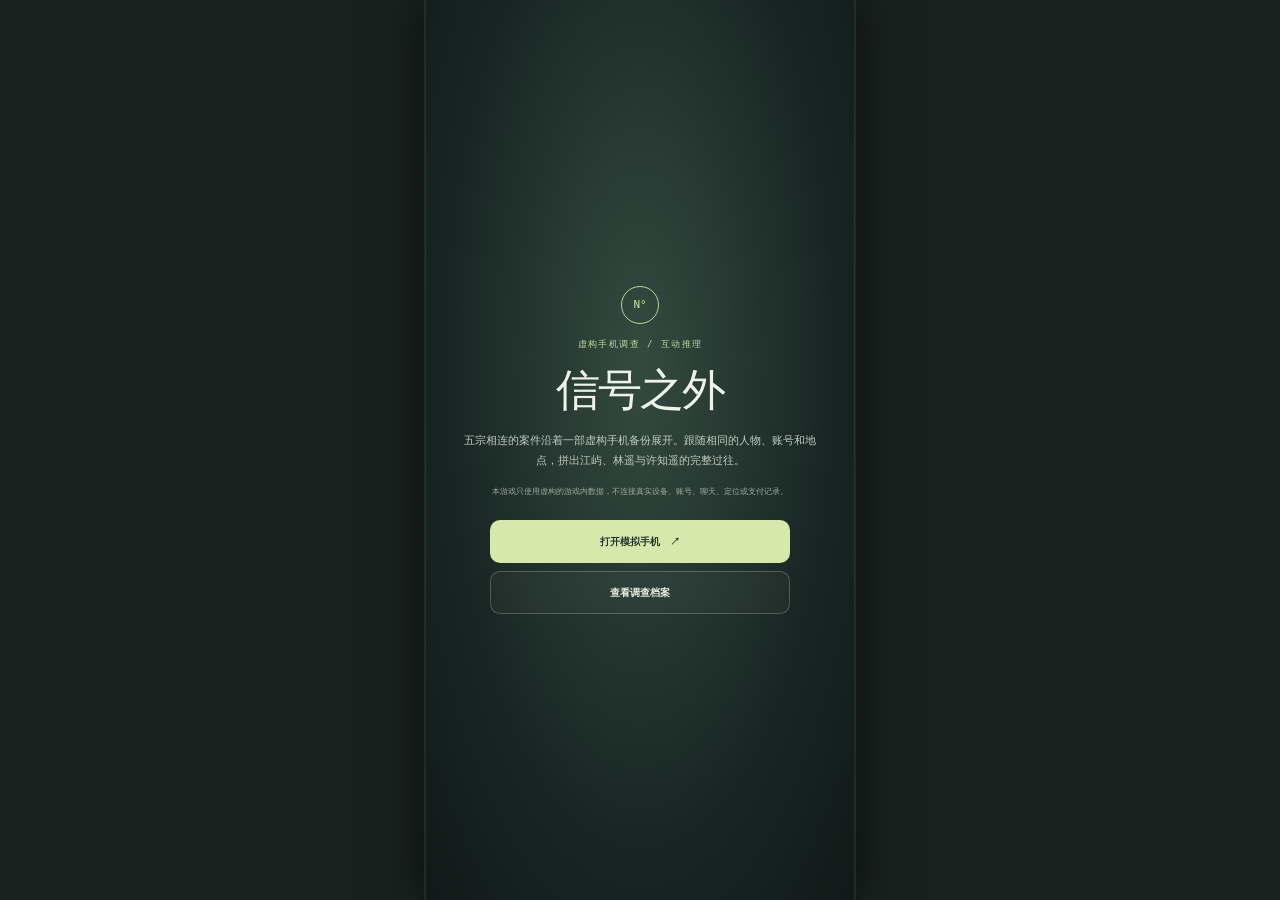
<file: signals-beyond/index.html>
<!doctype html>
<html lang="zh-CN">
<head>
  <meta charset="utf-8">
  <meta name="viewport" content="width=device-width, initial-scale=1, viewport-fit=cover">
  <meta name="theme-color" content="#f1f0e8">
  <title>信号之外｜移动版</title>
  <style>
    :root{--ink:#202927;--muted:#7c8983;--paper:#f1f0e8;--card:#fffefa;--line:#dedfd5;--moss:#8da778;--deep:#182522;--rose:#d77c75;--mono:ui-monospace,SFMono-Regular,Menlo,monospace;--sans:-apple-system,BlinkMacSystemFont,"SF Pro Text","PingFang SC","Helvetica Neue",sans-serif;--serif:Georgia,"Noto Serif SC",serif}
    *{box-sizing:border-box}html{background:#dfe2da}body{margin:0;background:var(--paper);color:var(--ink);font-family:var(--sans);min-height:100vh}button,input{font:inherit}button{cursor:pointer}button:focus-visible,input:focus-visible{outline:3px solid #86a2d5;outline-offset:2px}
    .masthead{max-width:1250px;margin:auto;padding:22px 28px 12px;display:flex;align-items:center;justify-content:space-between;gap:12px}.brand{display:flex;align-items:center;gap:10px;font-size:12px;font-weight:700;letter-spacing:.1em}.brand-mark{width:28px;height:28px;display:grid;place-items:center;border:1px solid #8ba17c;border-radius:50%;color:#718865;font:10px var(--mono)}.safety-tag{font:9px var(--mono);letter-spacing:.04em;color:#78847e}
    .intro{max-width:1250px;margin:0 auto;padding:0 28px 22px;display:grid;grid-template-columns:minmax(0,1fr) auto;align-items:end;gap:20px}.intro .eyebrow{font:9px var(--mono);letter-spacing:.18em;color:#71816f}.intro h1{font:500 clamp(28px,4vw,44px)/1.15 var(--serif);letter-spacing:-.05em;margin:7px 0}.intro p{max-width:650px;color:#596660;font-size:12px;line-height:1.75;margin:0}.case-code{align-self:center;border:1px solid #d6d9cf;border-radius:8px;padding:9px 11px;color:#77847a;font:9px var(--mono);white-space:nowrap}
    .game-layout{max-width:1250px;margin:0 auto;padding:0 28px 50px;display:grid;grid-template-columns:minmax(220px,1fr) minmax(330px,390px) minmax(230px,1fr);align-items:start;gap:22px}.panel{background:#faf9f4;border:1px solid #dedfd6;border-radius:15px;padding:16px;box-shadow:0 7px 24px #26342b08}.panel-head{display:flex;justify-content:space-between;align-items:center;margin-bottom:11px}.panel-head h2{font:500 17px var(--serif);margin:0}.eyebrow{font:9px var(--mono);letter-spacing:.12em;color:#849087}.brief-card{font-size:11px;line-height:1.85;color:#59655e}.brief-card strong{color:#2c3933}.people-list{display:grid;gap:8px;margin-top:13px}.person-card{border:1px solid #e2e3da;border-radius:10px;background:#fffefa;padding:10px}.person-card strong{font-size:11px}.person-card span{display:block;color:#839087;font-size:9px;margin-top:3px}.case-note{margin-top:12px;border-left:2px solid #d5a99b;padding:3px 0 3px 9px;color:#7f726a;font-size:9px;line-height:1.6}
    .phone-stage{display:flex;justify-content:center}.phone{width:min(100%,385px);height:714px;position:relative;border:6px solid #252c2a;border-radius:38px;padding:0 5px 7px;background:#111715;box-shadow:0 18px 48px #18252228,inset 0 0 0 1px #ffffff26}.phone:before{content:"";position:absolute;left:-9px;top:90px;width:3px;height:48px;border-radius:3px 0 0 3px;background:#69726d;box-shadow:0 62px #69726d}.phone:after{content:"";position:absolute;right:-9px;top:120px;width:3px;height:72px;border-radius:0 3px 3px 0;background:#69726d}.dynamic-island{position:absolute;z-index:5;left:50%;top:7px;transform:translateX(-50%);width:84px;height:20px;border-radius:99px;background:#070908}.statusbar{height:31px;position:relative;z-index:3;display:flex;align-items:center;justify-content:space-between;padding:0 15px;color:#29322d;font-size:9px;font-weight:700}.status-icons{font-size:9px;letter-spacing:.08em}.phone-screen{height:664px;overflow:hidden;border-radius:0 0 29px 29px;background:#f6f7f2;position:relative}.home-screen{height:100%;padding:8px 13px 25px;display:flex;flex-direction:column;overflow:hidden;background:linear-gradient(155deg,#d7e0d1,#e7dfc9 56%,#b8c7bd);position:relative}.home-screen:before,.home-screen:after{content:"";position:absolute;border:1px solid #ffffff66;border-radius:50%;pointer-events:none}.home-screen:before{width:370px;height:370px;right:-230px;top:100px}.home-screen:after{width:270px;height:270px;right:-190px;top:145px}.home-date{position:relative;z-index:1;text-align:center;color:#fbfcf7;text-shadow:0 1px 8px #3144374d;margin:4px 0 10px}.home-date strong{display:block;font:300 38px/1 var(--sans);letter-spacing:-.06em}.home-date span{font-size:10px}.notice{position:relative;z-index:1;border:1px solid #ffffff9c;border-radius:13px;background:#f8f9f2dc;backdrop-filter:blur(14px);padding:8px 10px;margin:0 0 8px;text-align:left;box-shadow:0 5px 12px #26352b10}.notice small{color:#7f8b82;font:8px var(--mono)}.notice strong{display:block;font-size:10px;margin:3px 0 1px}.notice span{font-size:9px;color:#68736c;line-height:1.45}.app-grid{display:grid;grid-template-columns:repeat(4,1fr);gap:8px 4px;align-content:start;position:relative;z-index:1;margin-top:4px}.app-icon{min-width:0;min-height:55px;border:0;padding:0;background:none;color:#28322e;display:flex;flex-direction:column;align-items:center;gap:3px}.app-tile{position:relative;width:43px;height:43px;border-radius:13px;display:grid;place-items:center;font-size:20px;box-shadow:inset 0 1px #ffffff88,0 3px 8px #1b2b2014}.app-icon:active .app-tile{transform:scale(.94)}.app-label{font-size:8px;white-space:nowrap;text-overflow:ellipsis;overflow:hidden;max-width:64px}.lock-mark{position:absolute;right:-3px;bottom:-3px;width:15px;height:15px;border:1px solid #d9ddd5;border-radius:50%;display:grid;place-items:center;background:#fff;color:#58665d;font:9px var(--sans)}.dock{position:absolute;left:12px;right:12px;bottom:28px;z-index:2;display:flex;justify-content:space-around;padding:7px 0;border:1px solid #ffffff80;border-radius:18px;background:#eef2e8a8;backdrop-filter:blur(12px)}.dock .app-tile{width:36px;height:36px;border-radius:11px}.home-bar{position:absolute;z-index:7;bottom:3px;left:50%;transform:translateX(-50%);width:74px;height:4px;border-radius:4px;background:#1f2925;border:0;padding:0}
    .app-page{position:absolute;inset:0;display:none;background:#f7f8f4;z-index:4}.app-page.open{display:flex;flex-direction:column;animation:open-app .16s ease-out}@keyframes open-app{from{opacity:.7;transform:scale(.985)}to{opacity:1;transform:scale(1)}}.app-head{height:45px;flex:none;display:grid;grid-template-columns:1fr auto 1fr;align-items:center;padding:4px 14px;border-bottom:1px solid #e5e8e0;background:#f7f8f4ee}.app-back,.app-action{border:0;background:transparent;color:#4381b8;font-size:10px;padding:5px 0}.app-action{text-align:right}.app-title{font-size:12px;font-weight:650;text-align:center}.app-content{min-height:0;flex:1;overflow:auto;padding:11px 14px 12px;overscroll-behavior:contain;scrollbar-width:thin;scrollbar-color:#c5cdc4 transparent}.app-tabs{display:flex;gap:14px;overflow:auto;white-space:nowrap;padding:0 0 8px;margin-bottom:9px;border-bottom:1px solid #e6e8e1}.app-tab{flex:none;border:0;background:transparent;color:#87928a;padding:0;font-size:9px}.app-tab.active{color:#3478b8;font-weight:700}.section-title{font-size:9px;color:#8b958f;letter-spacing:.08em;margin:12px 0 5px}.row{width:100%;display:flex;align-items:center;justify-content:space-between;gap:10px;text-align:left;border:0;border-bottom:1px solid #e8ebe5;background:transparent;color:#35413a;padding:10px 2px;font-size:10px}.row small{display:block;color:#89938d;font-size:8px;margin-top:3px}.row b{font-size:10px}.chevron{font-size:15px;color:#adb6ae}.message-card,.soft-card,.timeline-card{background:#fff;border:1px solid #e6e9e2;border-radius:11px;padding:10px;margin:7px 0;color:#4b5950;font-size:10px;line-height:1.65}.message-meta{font:8px var(--mono);color:#8b968e;margin-bottom:4px}.bubble{max-width:88%;padding:8px 9px;margin:6px 0;border:1px solid #e8ebe5;border-radius:10px;background:#fff;font-size:9px;line-height:1.6;color:#46534b}.bubble.mine{margin-left:auto;background:#e1efd4;border-color:#e1efd4}.hint{color:#87938a;font-size:8px;line-height:1.6}.app-button{width:100%;min-height:38px;margin-top:8px;border:1px solid #dce4d5;border-radius:9px;background:#edf4e5;color:#4b6542;font-size:10px;font-weight:600}.app-button.secondary{background:#fff;color:#55716e;border-color:#e3e8e1}.search-field{width:100%;border:0;border-radius:9px;background:#e9ece8;padding:9px 11px;font-size:10px;outline:none}.search-field:focus{box-shadow:0 0 0 2px #8ba8cf}.pin-panel{text-align:center;padding:24px 12px}.pin-icon{width:55px;height:55px;border-radius:17px;margin:0 auto 12px;display:grid;place-items:center;background:#e9eee4;font-size:22px}.pin-panel h3{font:500 16px var(--serif);margin:5px}.pin-panel p{font-size:9px;color:#76827a;line-height:1.7}.pin-input{width:150px;border:1px solid #dce2d9;background:#fff;border-radius:9px;padding:10px;text-align:center;letter-spacing:.35em;font:14px var(--mono)}.pin-error{height:16px;color:#c86155;font-size:9px}.mini-map{height:100px;border:1px solid #d8e2d6;border-radius:10px;margin:9px 0;background-color:#e4eadf;background-image:linear-gradient(35deg,transparent 47%,#fff 48%,#fff 51%,transparent 52%),linear-gradient(145deg,transparent 38%,#c8d8c7 39%,#c8d8c7 44%,transparent 45%);position:relative;overflow:hidden}.mini-map:after{content:"●";position:absolute;left:57%;top:38%;color:#cc6655;font-size:17px}.transfer-amount{font:500 24px var(--serif);color:#34443a;text-align:center;margin:8px}.photo-grid{display:grid;grid-template-columns:repeat(3,1fr);gap:5px;margin:8px 0}.photo-thumb{min-height:70px;border-radius:6px;background:linear-gradient(145deg,#829684,#d0c4a8 52%,#60746b);display:grid;place-items:center;color:#ffffffe0;font-size:8px;border:0}.proof-list{display:grid;gap:7px}.proof-card{padding:9px;border:1px solid #e2e5dc;border-radius:9px;background:#fff}.proof-card strong{display:block;font-size:10px}.proof-card p{margin:4px 0 0;font-size:8px;line-height:1.55;color:#738078}.evidence-panel h2,.answer-panel h2{font:500 17px var(--serif);margin:0}.evidence-count{font:9px var(--mono);color:#7d8980}.evidence-empty{border:1px dashed #ccd2c7;border-radius:10px;padding:12px;color:#87928a;font-size:9px;line-height:1.6}.evidence-item{background:#fffefa;border:1px solid #e4e6dd;border-radius:10px;padding:9px}.evidence-item small{color:#859187;font:8px var(--mono)}.evidence-item strong{display:block;margin:4px 0;font-size:10px}.evidence-item p{margin:0;color:#66726a;font-size:8px;line-height:1.55}.candidate{width:100%;display:flex;align-items:center;gap:8px;text-align:left;border:1px solid #e2e5dc;border-radius:9px;background:#fffefa;color:#49574f;padding:9px;margin:6px 0;font-size:10px}.candidate.selected{background:#e8f0df;border-color:#8fa57a;box-shadow:inset 0 0 0 1px #8fa57a}.candidate .radio{width:14px;height:14px;border:1px solid #a6b0a7;border-radius:50%;flex:none}.candidate.selected .radio{border:4px solid #668451}.report{width:100%;min-height:42px;border:0;border-radius:9px;background:#1d2b26;color:#edf3e4;font-weight:650;font-size:10px;margin-top:7px}.result-modal{position:fixed;inset:0;z-index:50;display:none;place-items:center;padding:16px;background:#0d1715eF}.result-modal.show{display:grid}.result-card{width:min(460px,100%);padding:22px;border:1px solid #ffffff30;border-radius:14px;background:var(--paper)}.result-card h2{font:500 25px var(--serif);margin:9px 0}.result-card p{font-size:11px;line-height:1.8;color:#5c6961}.result-card button{border:0;background:#1d2b26;color:#eff4e9;border-radius:8px;padding:10px 14px;font-size:10px}
    .side-panel{display:grid;gap:14px}.toast{position:fixed;z-index:60;left:50%;bottom:20px;transform:translate(-50%,14px);opacity:0;pointer-events:none;padding:9px 13px;border-radius:99px;background:#20302a;color:#f1f3eb;font-size:9px;transition:.2s}.toast.show{opacity:1;transform:translate(-50%,0)}.welcome{position:fixed;z-index:100;inset:0;background:radial-gradient(ellipse at 50% 40%,#344a40,#172522 65%,#101a18);display:grid;place-items:center;padding:20px}.welcome.hidden{display:none}.welcome-card{width:min(480px,100%);text-align:center;color:#eff2e9}.welcome-mark{width:38px;height:38px;margin:0 auto 14px;border:1px solid #b9d19c;border-radius:50%;display:grid;place-items:center;color:#cce4a4;font:11px var(--mono)}.welcome-kicker{font:9px var(--mono);letter-spacing:.16em;color:#bfd99d}.welcome h1{font:500 clamp(31px,7vw,44px)/1.28 var(--serif);margin:12px 0;letter-spacing:-.04em}.welcome p{max-width:360px;margin:0 auto;color:#c1ccc2;font-size:11px;line-height:1.8}.welcome-warning{margin:14px auto 0!important;color:#9eaaa0!important;font-size:8px!important}.welcome-actions{display:grid;gap:8px;margin:21px auto 0;max-width:300px}.welcome-actions button{min-height:43px;border-radius:10px;font-size:10px;font-weight:650}.welcome-start{border:0;background:#d5e9ad;color:#24342c}.welcome-skip{border:1px solid #ffffff35;background:#ffffff08;color:#e7ede3}
    @media(max-width:1040px){.game-layout{grid-template-columns:minmax(0,1fr) minmax(330px,390px);max-width:850px}.side-panel{grid-column:1/-1;grid-template-columns:1fr 1fr}.case-panel{grid-column:1/-1}}
    @media(max-width:720px){.masthead{padding:14px 15px 8px}.safety-tag{font-size:7px}.intro{display:block;padding:0 15px 15px}.intro h1{font-size:27px}.intro p{font-size:10px}.case-code{display:none}.game-layout{display:flex;flex-direction:column;gap:12px;padding:0 12px 30px}.case-panel{order:0;width:100%;padding:12px}.phone-stage{order:1;width:100%}.side-panel{order:2;width:100%;display:grid;grid-template-columns:1fr}.phone{width:min(100%,390px);height:714px}.phone-screen{height:664px}.panel{padding:13px}.evidence-panel h2,.answer-panel h2{font-size:15px}}
    @media(min-width:1200px){.game-layout{grid-template-columns:minmax(230px,1fr) 390px minmax(260px,1.05fr)}.case-panel{position:sticky;top:14px}.side-panel{position:sticky;top:14px}}
    html{background:#17211e}
    body.mobile-only{width:100%;max-width:430px;min-height:100dvh;margin:0 auto;position:relative;overflow-x:hidden;background:var(--paper);box-shadow:0 0 0 1px #ffffff12,0 0 48px #0008}
    body.mobile-only .masthead{max-width:430px;padding:14px 15px 8px}
    body.mobile-only .safety-tag{font-size:7px}
    body.mobile-only .intro{display:block;padding:0 15px 15px}
    body.mobile-only .intro h1{font-size:27px}
    body.mobile-only .intro p{font-size:10px;line-height:1.7}
    body.mobile-only .case-code{display:none}
    body.mobile-only .game-layout{display:flex;flex-direction:column;gap:12px;padding:0 12px 30px}
    body.mobile-only .case-panel{order:0;width:100%;padding:12px}
    body.mobile-only .phone-stage{order:1;width:100%}
    body.mobile-only .side-panel{order:2;width:100%;display:grid;grid-template-columns:1fr}
    body.mobile-only .phone{width:min(100%,393px);height:auto;aspect-ratio:393 / 852;display:flex;flex-direction:column}
    body.mobile-only .phone-screen{height:664px}
    body.mobile-only .panel{padding:13px}
    body.mobile-only .evidence-panel h2,body.mobile-only .answer-panel h2{font-size:15px}
    body.mobile-only .welcome{left:50%;right:auto;width:min(100vw,430px);height:100dvh;transform:translateX(-50%);border-left:1px solid #ffffff12;border-right:1px solid #ffffff12}
    body.mobile-only .welcome-card{width:min(390px,100%)}
    body.mobile-only .result-modal{padding:12px}
    body.mobile-only .result-card{width:100%;max-width:430px}
    body.mobile-only .phone{overflow:hidden;border:6px solid #1a211f;border-radius:42px;background:#101412;padding:0 5px 7px;box-shadow:0 22px 55px #15221c35,inset 0 0 0 1px #ffffff24}
    body.mobile-only .phone:before{left:-9px;top:105px;height:42px;box-shadow:0 55px #69726d,0 95px #69726d}
    body.mobile-only .phone:after{right:-9px;top:132px;height:68px}
    body.mobile-only .dynamic-island{width:108px;height:27px;top:6px;box-shadow:inset 0 0 0 1px #151a18}
    body.mobile-only .dynamic-island i{position:absolute;right:8px;top:8px;width:8px;height:8px;border-radius:50%;background:#172019;box-shadow:inset 0 0 0 1px #26372c}
    body.mobile-only .statusbar{height:34px;padding:0 15px 0 17px;display:grid;grid-template-columns:1fr 108px 1fr;align-items:center;font-size:10px;font-weight:700;color:#202a25}
    body.mobile-only .statusbar>span:first-child{justify-self:start}
    body.mobile-only .island-space{height:1px}
    body.mobile-only .status-icons{justify-self:end;display:flex;align-items:center;gap:4px;font:600 9px var(--sans);letter-spacing:0}
    body.mobile-only .status-icons svg{width:15px;height:13px}
    body.mobile-only .status-battery{width:19px;height:10px;border:1px solid currentColor;border-radius:3px;padding:1px;position:relative;margin-left:1px}
    body.mobile-only .status-battery:before{content:"";position:absolute;right:-3px;top:2px;width:2px;height:4px;background:currentColor;border-radius:0 2px 2px 0}
    body.mobile-only .status-battery i{display:block;width:75%;height:100%;border-radius:1px;background:currentColor}
    body.mobile-only .phone-screen{height:auto;min-height:0;flex:1;overflow:hidden;border-radius:0 0 29px 29px;touch-action:pan-y;user-select:none;-webkit-user-select:none}
    body.mobile-only .lock-screen{position:absolute;inset:0;z-index:6;display:flex;flex-direction:column;align-items:center;overflow:hidden;background:linear-gradient(155deg,#9eb4a2 0%,#c5c3aa 47%,#8c9f95 100%);color:#fff}
    body.mobile-only .lock-screen:before,body.mobile-only .lock-screen:after{content:"";position:absolute;border:1px solid #ffffff55;border-radius:50%;pointer-events:none}
    body.mobile-only .lock-screen:before{width:460px;height:460px;right:-250px;top:220px}
    body.mobile-only .lock-screen:after{width:350px;height:350px;right:-180px;top:270px}
    body.mobile-only .lock-wallpaper{width:100%;height:100%;position:relative;z-index:1;display:flex;flex-direction:column;align-items:center;padding:63px 15px 15px}
    body.mobile-only .lock-date{font-size:11px;font-weight:550;color:#fff;text-shadow:0 1px 8px #344b3d77}
    body.mobile-only .lock-time{font:300 72px/.98 var(--sans);letter-spacing:-.08em;margin:10px 0 4px;text-shadow:0 1px 12px #344b3d55}
    body.mobile-only .face-icon{width:25px;height:25px;border:1px solid #ffffffa8;border-radius:50%;display:grid;place-items:center;font-size:13px;margin:7px 0 10px;color:white}
    body.mobile-only .lock-notifications{width:100%;display:grid;gap:6px;margin-top:3px}
    body.mobile-only .lock-notice{width:100%;min-height:56px;border:1px solid #ffffff88;border-radius:14px;background:#f6f7f0d9;backdrop-filter:blur(18px);display:grid;grid-template-columns:22px 1fr auto;align-items:start;gap:8px;text-align:left;padding:8px 9px;color:#303b34;box-shadow:0 4px 12px #23332910}
    body.mobile-only .notice-app{width:21px;height:21px;border-radius:6px;display:grid;place-items:center;background:#637c62;color:white;font-size:11px}
    body.mobile-only .wechat-app{background:#55b96e}
    body.mobile-only .food-app{background:#ee8c51}
    body.mobile-only .lock-notice small{display:block;color:#78837b;font:7px var(--mono);margin-bottom:3px}
    body.mobile-only .lock-notice b{display:block;font:650 9px var(--sans);margin-bottom:2px}
    body.mobile-only .lock-notice em{display:block;font:8px/1.4 var(--sans);font-style:normal;color:#657168}
    body.mobile-only .lock-notice>i{font:7px var(--mono);font-style:normal;color:#95a097}
    body.mobile-only .lock-shortcuts{display:flex;justify-content:space-between;width:100%;margin-top:auto;padding:0 10px 7px}
    body.mobile-only .lock-shortcuts button{width:38px;height:38px;border:1px solid #ffffff54;border-radius:50%;background:#14201e55;color:#fff;font-size:16px;backdrop-filter:blur(12px)}
    body.mobile-only .lock-shortcuts button.on{background:#f8f8f1;color:#26332c}
    body.mobile-only .face-unlock{border:0;background:transparent;color:#ffffffd9;font-size:8px;padding:4px 12px 17px;text-shadow:0 1px 5px #263c2f}
    body.mobile-only .home-screen{position:absolute;inset:0;height:100%;min-height:100%;padding:8px 13px 25px;display:flex;flex-direction:column;overflow:hidden}
    body.mobile-only .home-widgets{position:relative;z-index:1;display:grid;grid-template-columns:1fr 1fr;gap:7px;margin:1px 0 7px}
    body.mobile-only .home-widget{height:69px;padding:7px 8px;text-align:left;border:1px solid #ffffff83;border-radius:12px;background:#f6f7f0c9;backdrop-filter:blur(12px);color:#354138;display:flex;flex-direction:column;justify-content:space-between;overflow:hidden}
    body.mobile-only .home-widget small{font:7px var(--mono);color:#738077}
    body.mobile-only .home-widget strong{font:500 20px var(--sans);line-height:1}
    body.mobile-only .home-widget span{font:7px/1.3 var(--sans);color:#69756d;white-space:nowrap}
    body.mobile-only .calendar-widget strong{font:500 19px var(--serif);color:#445b40}
    body.mobile-only .home-pages{position:relative;z-index:1;flex:1;min-height:0}
    body.mobile-only .home-page{display:none;height:100%;overflow:hidden}
    body.mobile-only .home-page.active{display:block}
    body.mobile-only .home-page .app-grid{margin-top:4px;grid-template-columns:repeat(4,minmax(0,1fr));gap:8px 4px}
    body.mobile-only .page-dots{position:relative;z-index:2;display:flex;justify-content:center;gap:5px;margin:4px 0 3px}
    body.mobile-only .page-dots button{width:5px;height:5px;border:0;border-radius:50%;padding:0;background:#ffffff85}
    body.mobile-only .page-dots button.selected{background:#fff}
    body.mobile-only .dock{position:absolute;left:12px;right:12px;bottom:28px;z-index:3;display:flex;justify-content:space-around;padding:7px 0;border:1px solid #ffffff80;border-radius:18px;background:#eef2e8a8;backdrop-filter:blur(12px)}
    body.mobile-only .dock .app-tile{width:36px;height:36px;border-radius:11px}
    body.mobile-only .app-page{position:absolute;inset:0;z-index:7;overflow:hidden;display:none;background:#f7f8f4}
    body.mobile-only .app-page.open{display:flex;flex-direction:column}
    body.mobile-only .app-head{height:49px;flex:none;padding:4px 13px;display:grid;grid-template-columns:1fr auto 1fr;align-items:center;background:#f7f8f4f2;backdrop-filter:blur(18px);border-bottom:1px solid #e5e8e0}
    body.mobile-only .app-back{font-size:10px;color:#287bc1}
    body.mobile-only .app-back span{font-size:20px;vertical-align:-2px}
    body.mobile-only .app-title{font-size:12px;font-weight:650}
    body.mobile-only .app-action{font-size:12px;color:#287bc1}
    body.mobile-only .app-content{flex:1;min-height:0;overflow-y:auto;padding:12px 14px 14px;overscroll-behavior:contain;scrollbar-width:thin;scrollbar-color:#c5cdc4 transparent}
    body.mobile-only .app-tabbar{height:52px;flex:none;display:flex;align-items:center;justify-content:space-around;gap:2px;padding:3px 4px 5px;border-top:1px solid #e3e6df;background:#f7f8f4}
    body.mobile-only .app-tabbar button{flex:1;min-height:38px;border:0;background:transparent;color:#88948c;font:8px var(--sans);display:flex;flex-direction:column;align-items:center;justify-content:center;gap:2px}
    body.mobile-only .app-tabbar button i{font:13px var(--sans);font-style:normal}
    body.mobile-only .app-tabbar button.active{color:#3680bf}
    body.mobile-only .system-overlay{position:absolute;inset:0;z-index:12;display:none;overflow:auto;padding:47px 14px 22px;background:#dce4e0ef;color:#24302a;backdrop-filter:blur(24px)}
    body.mobile-only .system-overlay.open{display:block}
    body.mobile-only .overlay-grabber{position:absolute;top:7px;left:50%;transform:translateX(-50%);width:37px;height:4px;border-radius:4px;background:#58675e66}
    body.mobile-only .cc-title{font:650 13px var(--sans);margin:0 0 12px}
    body.mobile-only .cc-grid{display:grid;grid-template-columns:repeat(2,1fr);gap:8px}
    body.mobile-only .cc-toggle{height:64px;border:1px solid #ffffffa0;border-radius:13px;background:#eff2ef;color:#39463e;text-align:left;padding:8px 10px;box-shadow:0 3px 8px #26342b0b}
    body.mobile-only .cc-toggle i{display:grid;place-items:center;width:25px;height:25px;border-radius:50%;margin-bottom:3px;background:#dfe5e0;font-style:normal;font-size:13px}
    body.mobile-only .cc-toggle span{font-size:8px}
    body.mobile-only .cc-toggle.on{background:#5185c2;color:#fff}
    body.mobile-only .cc-toggle.on i{background:#ffffff33;color:#fff}
    body.mobile-only .cc-slider{height:65px;display:flex;align-items:center;gap:8px;border:1px solid #ffffffb0;border-radius:13px;background:#f2f4f1;margin-top:8px;padding:0 10px;font-size:12px}
    body.mobile-only .cc-slider input{flex:1;accent-color:#7895b9}
    body.mobile-only .cc-slider b{font-size:8px;color:#708078}
    body.mobile-only .cc-foot{text-align:center;margin-top:13px;color:#738077;font-size:8px}
    body.mobile-only .notification-center{background:#dce3deed}
    body.mobile-only .nc-time{font:300 41px/1 var(--sans);letter-spacing:-.06em;margin:4px 0 15px}
    body.mobile-only .nc-time small{display:block;font:10px var(--sans);letter-spacing:0;margin:6px 0 0}
    body.mobile-only .nc-group{background:#f2f4f0b8;border:1px solid #ffffffaa;border-radius:15px;padding:10px}
    body.mobile-only .nc-group-title{display:flex;justify-content:space-between;align-items:center;font:600 9px var(--sans);margin-bottom:7px}
    body.mobile-only .nc-group-title button{border:0;background:transparent;color:#3478b8;font-size:8px}
    body.mobile-only .phone-screen.system-control-open,body.mobile-only .phone-screen.system-notification-open{touch-action:none}
    body.mobile-only .home-date{display:flex;align-items:center;justify-content:space-between;text-align:left;margin:5px 3px 8px;color:#f9fbf6;text-shadow:0 1px 7px #31443766;font-size:9px}
    body.mobile-only .home-date strong{display:none}
    body.mobile-only .home-date span{font-size:10px;font-weight:600}
    body.mobile-only .home-date small{font:7px var(--mono);opacity:.9}
    body.mobile-only .home-widgets{gap:7px;margin:0 0 5px}
    body.mobile-only .home-widget{height:61px;padding:6px 8px}
    body.mobile-only .home-widget strong{font-size:19px}
    body.mobile-only .home-screen>.app-grid{flex:1;min-height:0;grid-template-columns:repeat(4,minmax(0,1fr));grid-template-rows:repeat(6,minmax(0,1fr));grid-auto-rows:unset;gap:0 3px;align-content:stretch;margin:1px 0 0}
    body.mobile-only .home-screen>.app-grid .app-icon{height:100%;min-height:0;justify-content:center;gap:4px}
    body.mobile-only .home-screen>.app-grid .app-tile{width:clamp(28px,8.85vw,35px);height:clamp(28px,8.85vw,35px);border-radius:10px;font-size:16px}
    body.mobile-only .home-screen>.app-grid .app-label{font-size:8px;max-width:68px}
    body.mobile-only .home-screen{padding-bottom:108px}
    body.mobile-only .dock .app-tile{width:clamp(27px,8.1vw,33px);height:clamp(27px,8.1vw,33px);border-radius:9px;font-size:14px}
    body.mobile-only .dock .app-label{font-size:7px}
    body.mobile-only .lock-mark{width:11px;height:11px;right:-2px;bottom:-2px;font-size:7px}
    body.mobile-only .lock-shortcuts button{font-size:12px}
    body.mobile-only .app-tabbar button i{font-size:10px}
    .phone.locked .home-bar{background:#fff;box-shadow:0 1px 4px #0004}
    .dynamic-island{width:108px;height:27px;top:6px;box-shadow:inset 0 0 0 1px #151a18}
    .dynamic-island i{position:absolute;right:8px;top:8px;width:8px;height:8px;border-radius:50%;background:#172019;box-shadow:inset 0 0 0 1px #26372c}
    .statusbar{height:34px;padding:0 15px 0 17px;display:grid;grid-template-columns:1fr 108px 1fr;align-items:center;font-size:10px;font-weight:700;color:#202a25}
    .statusbar>span:first-child{justify-self:start}.island-space{height:1px}.status-icons{justify-self:end;display:flex;align-items:center;gap:4px;font:600 9px var(--sans);letter-spacing:0}.status-icons svg{width:15px;height:13px}.status-battery{width:19px;height:10px;border:1px solid currentColor;border-radius:3px;padding:1px;position:relative;margin-left:1px}.status-battery:before{content:"";position:absolute;right:-3px;top:2px;width:2px;height:4px;background:currentColor;border-radius:0 2px 2px 0}.status-battery i{display:block;width:75%;height:100%;border-radius:1px;background:currentColor}
    .phone-screen{height:661px;overflow:hidden;border-radius:0 0 29px 29px;touch-action:pan-y;user-select:none;-webkit-user-select:none}
    .lock-screen{position:absolute;inset:0;z-index:6;display:flex;flex-direction:column;align-items:center;overflow:hidden;background:linear-gradient(155deg,#9eb4a2 0%,#c5c3aa 47%,#8c9f95 100%);color:#fff}
    .lock-screen:before,.lock-screen:after{content:"";position:absolute;border:1px solid #ffffff55;border-radius:50%;pointer-events:none}.lock-screen:before{width:460px;height:460px;right:-250px;top:220px}.lock-screen:after{width:350px;height:350px;right:-180px;top:270px}
    .lock-wallpaper{width:100%;height:100%;position:relative;z-index:1;display:flex;flex-direction:column;align-items:center;padding:70px 15px 18px}.lock-date{font-size:11px;font-weight:550;color:#fff;text-shadow:0 1px 8px #344b3d77}.lock-time{font:300 74px/.98 var(--sans);letter-spacing:-.08em;margin:10px 0 4px;text-shadow:0 1px 12px #344b3d55}.face-icon{width:25px;height:25px;border:1px solid #ffffffa8;border-radius:50%;display:grid;place-items:center;font-size:13px;margin:7px 0 10px;color:white}
    .lock-notifications{width:100%;display:grid;gap:6px;margin-top:3px}.lock-notice{width:100%;min-height:56px;border:1px solid #ffffff88;border-radius:14px;background:#f6f7f0d9;backdrop-filter:blur(18px);display:grid;grid-template-columns:22px 1fr auto;align-items:start;gap:8px;text-align:left;padding:8px 9px;color:#303b34;box-shadow:0 4px 12px #23332910}.notice-app{width:21px;height:21px;border-radius:6px;display:grid;place-items:center;background:#637c62;color:white;font-size:11px}.notice-app.wechat-app{background:#55b96e}.notice-app.food-app{background:#ee8c51}.lock-notice small{display:block;color:#78837b;font:7px var(--mono);margin-bottom:3px}.lock-notice b{display:block;font:650 9px var(--sans);margin-bottom:2px}.lock-notice em{display:block;font:8px/1.4 var(--sans);font-style:normal;color:#657168}.lock-notice>i{font:7px var(--mono);font-style:normal;color:#95a097}
    .lock-shortcuts{display:flex;justify-content:space-between;width:100%;margin-top:auto;padding:0 10px 7px}.lock-shortcuts button{width:38px;height:38px;border:1px solid #ffffff54;border-radius:50%;background:#14201e55;color:#fff;font-size:16px;backdrop-filter:blur(12px)}.face-unlock{border:0;background:transparent;color:#ffffffd9;font-size:8px;padding:4px 12px 17px;text-shadow:0 1px 5px #263c2f}
    .home-widgets{position:relative;z-index:1;display:grid;grid-template-columns:1fr 1fr;gap:7px;margin:1px 0 7px}.home-widget{height:69px;padding:7px 8px;text-align:left;border:1px solid #ffffff83;border-radius:12px;background:#f6f7f0c9;backdrop-filter:blur(12px);color:#354138;display:flex;flex-direction:column;justify-content:space-between;overflow:hidden}.home-widget small{font:7px var(--mono);color:#738077}.home-widget strong{font:500 20px var(--sans);line-height:1}.home-widget span{font:7px/1.3 var(--sans);color:#69756d;white-space:nowrap}.calendar-widget strong{font:500 19px var(--serif);color:#445b40}
    .page-dots{position:relative;z-index:1;display:flex;justify-content:center;gap:5px;margin:4px 0 3px}.page-dots i{width:4px;height:4px;border-radius:50%;background:#ffffff85}.page-dots i.selected{background:#fff}
    .home-screen{position:absolute;inset:0;height:100%;min-height:100%;padding:8px 13px 25px}
    .app-page{inset:0;z-index:7;overflow:hidden}.app-head{height:49px;padding:4px 13px;display:grid;grid-template-columns:1fr auto 1fr;align-items:center;background:#f7f8f4f2;backdrop-filter:blur(18px);border-bottom:1px solid #e5e8e0}.app-back{font-size:10px;color:#287bc1}.app-back span{font-size:20px;vertical-align:-2px}.app-title{font-size:12px;font-weight:650}.app-action{font-size:12px;color:#287bc1}.app-content{flex:1;min-height:0;overflow-y:auto;padding:12px 14px 14px;overscroll-behavior:contain;scrollbar-width:thin;scrollbar-color:#c5cdc4 transparent}.app-tabbar{height:52px;flex:none;display:flex;align-items:center;justify-content:space-around;gap:2px;padding:3px 4px 5px;border-top:1px solid #e3e6df;background:#f7f8f4}.app-tabbar button{flex:1;min-height:38px;border:0;background:transparent;color:#88948c;font:8px var(--sans);display:flex;flex-direction:column;align-items:center;justify-content:center;gap:2px}.app-tabbar button i{font:13px var(--sans);font-style:normal}.app-tabbar button.active{color:#3680bf}
    .system-overlay{position:absolute;inset:0;z-index:12;display:none;overflow:auto;padding:47px 14px 22px;background:#dce4e0eF;color:#24302a;backdrop-filter:blur(24px);animation:system-sheet .18s ease-out}.system-overlay.open{display:block}@keyframes system-sheet{from{opacity:.5;transform:translateY(-8px)}to{opacity:1;transform:translateY(0)}}.overlay-grabber{position:absolute;top:7px;left:50%;transform:translateX(-50%);width:37px;height:4px;border-radius:4px;background:#58675e66}.cc-title{font:650 13px var(--sans);margin:0 0 12px}.cc-grid{display:grid;grid-template-columns:repeat(2,1fr);gap:8px}.cc-toggle{height:64px;border:1px solid #ffffffa0;border-radius:13px;background:#eff2ef;color:#39463e;text-align:left;padding:8px 10px;box-shadow:0 3px 8px #26342b0b}.cc-toggle i{display:grid;place-items:center;width:25px;height:25px;border-radius:50%;margin-bottom:3px;background:#dfe5e0;font-style:normal;font-size:13px}.cc-toggle span{font-size:8px}.cc-toggle.on{background:#5185c2;color:#fff}.cc-toggle.on i{background:#ffffff33;color:#fff}.cc-slider{height:65px;display:flex;align-items:center;gap:8px;border:1px solid #ffffffb0;border-radius:13px;background:#f2f4f1;margin-top:8px;padding:0 10px;font-size:12px}.cc-slider input{flex:1;accent-color:#7895b9}.cc-slider b{font-size:8px;color:#708078}.cc-foot{text-align:center;margin-top:13px;color:#738077;font-size:8px}.notification-center{background:#dce3deed}.nc-time{font:300 41px/1 var(--sans);letter-spacing:-.06em;margin:4px 0 15px}.nc-time small{display:block;font:10px var(--sans);letter-spacing:0;margin:6px 0 0}.nc-group{background:#f2f4f0b8;border:1px solid #ffffffaa;border-radius:15px;padding:10px}.nc-group-title{display:flex;justify-content:space-between;align-items:center;font:600 9px var(--sans);margin-bottom:7px}.nc-group-title button{border:0;background:transparent;color:#3478b8;font-size:8px}
    .phone-screen.system-control-open,.phone-screen.system-notification-open{touch-action:none}
    body.mobile-only .intro{padding:0 15px 8px}
    body.mobile-only .intro h1{font-size:24px;line-height:1.18;margin:5px 0}
    body.mobile-only .intro p{font-size:9px;line-height:1.55;display:-webkit-box;-webkit-line-clamp:3;-webkit-box-orient:vertical;overflow:hidden}
    body.mobile-only .case-info-toggle{display:inline-flex;align-items:center;gap:5px;margin-top:5px;padding:4px 0;border:0;background:transparent;color:#638052;font-size:8px}
    body.mobile-only .game-layout{gap:0;padding:0 12px 20px}
    body.mobile-only .phone-stage{order:0;width:100%;margin:0 auto}
    body.mobile-only .case-panel{display:none;order:1;width:100%;margin-top:12px}
    body.mobile-only .case-panel.open{display:block}
    body.mobile-only .side-panel{order:2;margin-top:12px}
    body.mobile-only .phone{width:min(100%,393px,35.8vh);width:min(100%,393px,35.8svh);height:auto;aspect-ratio:393 / 852}
    @media(max-height:720px){body.mobile-only .phone{width:min(100%,393px,35.8vh);width:min(100%,393px,35.8svh)}body.mobile-only .home-widgets{display:none}body.mobile-only .home-date{margin-bottom:3px}body.mobile-only .home-screen{padding-bottom:92px}body.mobile-only .home-screen>.app-grid .app-tile{width:clamp(26px,7.9vw,30px);height:clamp(26px,7.9vw,30px);border-radius:8px;font-size:14px}body.mobile-only .home-screen>.app-grid .app-label{font-size:7px}body.mobile-only .lock-wallpaper{padding-top:38px}body.mobile-only .lock-time{font-size:60px}}
    body.mobile-only{height:100dvh;max-height:100dvh;min-height:0;overflow:hidden;display:flex;flex-direction:column}
    body.mobile-only .masthead{height:38px;min-height:38px;flex:none;padding:0 13px}
    body.mobile-only .intro{height:72px;max-height:72px;flex:none;padding:4px 13px 5px;overflow:hidden}
    body.mobile-only .intro h1{font-size:17px;line-height:1.12;margin:3px 0}
    body.mobile-only .intro p{font-size:8px;line-height:1.35;-webkit-line-clamp:2;margin:2px 0}
    body.mobile-only .intro .eyebrow{font-size:7px}
    body.mobile-only .case-info-toggle{display:none}
    body.mobile-only .game-layout{display:block;flex:1;min-height:0;width:100%;max-width:430px;margin:0 auto;overflow:hidden;padding:0 8px}
    body.mobile-only .game-layout>.phone-stage{display:none;height:100%;width:100%;align-items:center;justify-content:center;margin:0}
    body.mobile-only[data-mobile-view="phone"] .game-layout>.phone-stage{display:flex}
    body.mobile-only .phone{width:auto;height:100%;max-width:100%;min-height:0;aspect-ratio:393 / 852}
    body.mobile-only .phone-screen{height:auto;min-height:0;flex:1;container-type:inline-size}
    body.mobile-only .game-layout>.case-panel{display:none;height:100%;max-height:100%;overflow-y:auto;position:relative;top:auto;margin:0;padding:12px}
    body.mobile-only[data-mobile-view="case"] .game-layout>.case-panel{display:block}
    body.mobile-only .game-layout>.side-panel{display:none;height:100%;max-height:100%;overflow-y:auto;position:relative;top:auto;grid-template-columns:1fr;gap:10px}
    body.mobile-only[data-mobile-view="evidence"] .game-layout>.side-panel,body.mobile-only[data-mobile-view="answer"] .game-layout>.side-panel{display:block}
    body.mobile-only[data-mobile-view="evidence"] .side-panel>.answer-panel{display:none}
    body.mobile-only[data-mobile-view="answer"] .side-panel>.evidence-panel{display:none}
    body.mobile-only .side-panel>.panel{margin:4px 0}
    body.mobile-only .mobile-game-tabs{height:calc(54px + env(safe-area-inset-bottom));min-height:54px;flex:none;display:flex;justify-content:space-around;align-items:center;padding:4px 8px calc(4px + env(safe-area-inset-bottom));border-top:1px solid #dfe2d8;background:#fbfaf5;box-shadow:0 -5px 16px #2029270c}
    body.mobile-only .mobile-game-tabs button{flex:1;height:43px;border:0;border-radius:9px;background:transparent;color:#829087;font:8px var(--sans);display:flex;flex-direction:column;align-items:center;justify-content:center;gap:3px}
    body.mobile-only .mobile-game-tabs button i{font:14px var(--sans);font-style:normal}
    body.mobile-only .mobile-game-tabs button.active{color:#4d7545;background:#edf3e7}
    body.mobile-only .result-modal{left:50%;right:auto;width:min(100vw,430px);height:100dvh;transform:translateX(-50%);padding:12px}
    body.mobile-only .result-card{max-height:90%;overflow:auto}
    body.mobile-only .welcome{height:100dvh}
    body.mobile-only .game-layout>.phone-stage{align-items:center}
    body.mobile-only .phone{height:100%;max-height:100%;width:auto;max-width:100%;aspect-ratio:393 / 852;flex:none;transform:scale(.9);transform-origin:center center}
    body.mobile-only .phone-screen{height:auto;min-height:0;flex:1}
    body.mobile-only .app-content{font-size:11px;line-height:1.8;padding:14px 15px 16px}
    body.mobile-only .app-content .soft-card,body.mobile-only .app-content .timeline-card,body.mobile-only .app-content .message-card{font-size:11px;line-height:1.8;padding:12px}
    body.mobile-only .app-content .bubble{font-size:10px;line-height:1.8;padding:9px 10px}
    body.mobile-only .app-content .message-meta{font-size:9px;margin-bottom:6px}
    body.mobile-only .app-content .row{font-size:11px;padding:12px 3px}
    body.mobile-only .app-content .row b{font-size:11px}
    body.mobile-only .app-content .row small,body.mobile-only .app-content .hint{font-size:9px;line-height:1.65}
    body.mobile-only .app-content .section-title{font-size:10px;margin:14px 0 7px}
    body.mobile-only .app-content .app-button{min-height:42px;font-size:11px}
    body.mobile-only .evidence-item{padding:12px}
    body.mobile-only .evidence-item strong{font-size:11px}
    body.mobile-only .evidence-item p{font-size:9px;line-height:1.7}
    body.mobile-only .toast{bottom:calc(62px + env(safe-area-inset-bottom));}
    @supports(width:1cqi){body.mobile-only .home-screen>.app-grid .app-tile{width:clamp(22px,12.5cqi,35px);height:clamp(22px,12.5cqi,35px);font-size:clamp(12px,5.4cqi,19px)}body.mobile-only .dock .app-tile{width:clamp(20px,11cqi,30px);height:clamp(20px,11cqi,30px);font-size:clamp(11px,4.8cqi,16px)}}
    @media(max-height:720px){body.mobile-only .home-screen>.app-grid .app-tile{width:clamp(26px,7.9vw,30px);height:clamp(26px,7.9vw,30px);border-radius:8px;font-size:14px}body.mobile-only .home-screen>.app-grid .app-label{font-size:7px}.dock .app-tile{width:clamp(24px,7.3vw,28px);height:clamp(24px,7.3vw,28px)}}
    body.mobile-only .intro h1{font-size:18px}
    body.mobile-only .intro p{font-size:9px;line-height:1.5}
    body.mobile-only .person-card strong{font-size:12px}
    body.mobile-only .person-card span,body.mobile-only .person-card p,body.mobile-only .case-note{font-size:10px;line-height:1.7}
    body.mobile-only .story-event{font-size:9px;line-height:1.65}
    body.mobile-only .evidence-item strong{font-size:11px}
    body.mobile-only .evidence-item p{font-size:9px;line-height:1.7}
    body.mobile-only .home-screen{padding-bottom:82px}
    body.mobile-only .dock{padding:5px 0}
    body.mobile-only .dock .app-icon{min-height:0;gap:2px}
    @supports(width:1cqi){body.mobile-only .home-screen>.app-grid .app-tile{width:clamp(19px,12.5cqi,35px);height:clamp(19px,12.5cqi,35px);font-size:clamp(10px,5.4cqi,19px)}body.mobile-only .dock .app-tile{width:clamp(18px,11cqi,30px);height:clamp(18px,11cqi,30px);font-size:clamp(9px,4.8cqi,16px)}}
    @media(max-height:720px){body.mobile-only .home-screen{padding-bottom:80px}body.mobile-only .home-screen>.app-grid .app-label{font-size:6px}body.mobile-only .dock .app-icon{min-height:0}}
    .person-card p{font-size:9px;line-height:1.6;color:#66736b;margin:7px 0 0}
    .case-timeline{margin-top:12px;padding:11px;border:1px solid #e1e4db;border-radius:10px;background:#fffefa}
    .case-timeline h3{font:500 13px var(--serif);margin:0 0 7px}
    .story-event{display:grid;grid-template-columns:max-content minmax(0,1fr);align-items:start;column-gap:10px;padding:6px 0;border-top:1px solid #edf0e9;font-size:8px;line-height:1.5;color:#657168}
    .story-event time{display:block;white-space:nowrap;font:8px/1.5 var(--mono);color:#8c978e}
    .story-event span{min-width:0;overflow-wrap:anywhere}
    .chapter-choices{display:grid;gap:6px;margin:9px 0 10px}.chapter-choice{display:grid;grid-template-columns:32px 1fr;align-items:center;gap:8px;width:100%;border:1px solid #e0e4da;border-radius:9px;background:#fffefa;color:#445149;text-align:left;padding:8px}.chapter-choice.active{border-color:#8aa475;background:#edf3e6}.chapter-number{font:9px var(--mono);color:#84917f}.chapter-choice strong{display:block;font:600 10px var(--sans)}.chapter-choice small{display:block;font:8px/1.4 var(--sans);color:#849087;margin-top:2px}.chapter-summary{font-size:10px;line-height:1.8;color:#56645b}
    body.mobile-only .app-content button.soft-card{display:block;width:100%;font-family:var(--sans);text-align:left;cursor:pointer}
    .mobile-game-tabs .tab-label{position:relative;display:inline-flex;align-items:center;gap:3px}
    body.mobile-only .app-back{height:32px;display:inline-flex;align-items:center;justify-self:start;gap:4px;line-height:1;white-space:nowrap;padding:0;text-align:left}
    body.mobile-only .app-back svg{display:block;width:10px;height:14px;flex:none;overflow:visible}
    body.mobile-only .app-back svg path{fill:none;stroke:currentColor;stroke-width:2.2;stroke-linecap:round;stroke-linejoin:round}
    body.mobile-only .app-back span{display:block;font-size:10px;line-height:1;vertical-align:baseline}
    body.mobile-only .app-content button.timeline-card{display:block;width:100%;font-family:var(--sans);text-align:left;cursor:pointer}
    .record-glyph{display:grid;place-items:center;float:right;width:35px;height:35px;margin:0 0 5px 9px;border-radius:9px;background:linear-gradient(145deg,#829684,#d0c4a8 52%,#60746b);color:#fff;font-size:16px}
    .detail-meta{display:grid;gap:5px;margin-top:11px;padding-top:9px;border-top:1px solid #e8ebe5;color:#7c8980;font-size:9px}
    .mobile-game-tabs .tab-count{display:none;min-width:14px;height:14px;padding:0 4px;border-radius:99px;background:#d76b5f;color:white;font:7px/14px var(--mono)}
    .mobile-game-tabs .tab-count.visible{display:inline-block}
    .mobile-only .toast{display:flex;align-items:center;gap:8px}
    .mobile-only .toast button{border:0;border-radius:99px;background:#dce9cb;color:#33462c;padding:5px 8px;font-size:8px;font-weight:650}
    body.mobile-only .person-card p{font-size:9px;line-height:1.6}
    body.mobile-only .intro{height:auto;max-height:none;padding:5px 13px 8px;overflow:visible}
    body.mobile-only .intro h1{font-size:19px;line-height:1.28;margin:4px 0}
    body.mobile-only .intro p{display:block;font-size:10px;line-height:1.65;-webkit-line-clamp:unset;-webkit-box-orient:initial;overflow:visible;margin:3px 0}
    body.mobile-only .app-head{grid-template-columns:minmax(0,1fr) auto minmax(0,1fr)}
    body.mobile-only .app-back{justify-self:start;display:inline-flex;align-items:center;gap:2px;width:max-content;text-align:left;padding:5px 0}
    body.mobile-only .app-action{justify-self:end;text-align:right}
    body.mobile-only .app-content{font-size:11px;line-height:1.9;padding:14px 15px 16px}
    body.mobile-only .app-content p{font-size:11px;line-height:1.9;margin:9px 0}
    body.mobile-only .app-content .soft-card,body.mobile-only .app-content .timeline-card,body.mobile-only .app-content .message-card{font-size:11px;line-height:1.85;padding:12px}
    body.mobile-only .app-content .bubble{font-size:10px;line-height:1.85;padding:9px 10px}
    body.mobile-only .app-content .row{font-size:11px;line-height:1.7;padding:12px 3px}
    body.mobile-only .app-content .row b{font-size:11px}
    body.mobile-only .app-content .row small,body.mobile-only .app-content .hint{font-size:9px;line-height:1.75}
    body.mobile-only .app-content .message-meta{font-size:9px;margin-bottom:6px}
    body.mobile-only .brief-card{font-size:11px;line-height:1.95}
    body.mobile-only .app-head{grid-template-columns:minmax(0,1fr) auto minmax(0,1fr)}
    body.mobile-only .app-back{justify-self:start;display:inline-flex;align-items:center;gap:2px;width:max-content;text-align:left;padding:5px 0;white-space:nowrap}
    body.mobile-only .app-action{justify-self:end;text-align:right}
    body.mobile-only .evidence-context{position:absolute;z-index:20;left:13px;right:13px;bottom:12px;display:none;padding:12px;border:1px solid #ffffffb0;border-radius:16px;background:#fbfcf7f2;backdrop-filter:blur(22px);box-shadow:0 12px 35px #101a1855;color:#2e3932}
    body.mobile-only .evidence-context.open{display:block;animation:context-up .15s ease-out}
    @keyframes context-up{from{opacity:.6;transform:translateY(8px)}to{opacity:1;transform:translateY(0)}}
    body.mobile-only .context-grabber{width:32px;height:3px;border-radius:3px;background:#aeb8b0;margin:0 auto 8px}
    body.mobile-only .context-source{font:8px var(--mono);color:#829087}
    body.mobile-only .context-title{font-size:11px;font-weight:650;margin:5px 0}
    body.mobile-only .context-preview{font-size:9px;line-height:1.65;color:#68756c;max-height:45px;overflow:hidden;margin:0 0 8px}
    body.mobile-only .context-actions{display:grid;grid-template-columns:1fr auto;gap:8px}
    body.mobile-only .context-pin{min-height:38px;border:0;border-radius:9px;background:#dceacb;color:#3d5633;font-size:10px;font-weight:650;padding:0 12px}
    body.mobile-only .context-cancel{min-height:38px;border:1px solid #dfe4dc;border-radius:9px;background:#fff;color:#68756c;font-size:9px;padding:0 12px}
    body.mobile-only .app-content .soft-card,body.mobile-only .app-content .timeline-card,body.mobile-only .app-content .row,body.mobile-only .app-content .bubble,body.mobile-only .app-content p,body.mobile-only .app-content .photo-thumb,body.mobile-only .app-content .message-meta{user-select:none;-webkit-user-select:none}
    body.mobile-only .app-back{height:32px;gap:4px;padding:0;line-height:1}
    body.mobile-only .app-back span{font-size:10px;line-height:1;vertical-align:baseline}
    body.mobile-only .app-back svg{width:10px;height:14px;display:block;flex:none}
    body.mobile-only .app-back svg path{fill:none;stroke:currentColor;stroke-width:2.2;stroke-linecap:round;stroke-linejoin:round}
  </style>
</head>
<body class="mobile-only" data-mobile-view="phone">
  <div class="welcome" id="welcome"><div class="welcome-card"><div class="welcome-mark">N°</div><div class="welcome-kicker">虚构手机调查 / 互动推理</div><h1>信号之外</h1><p>五宗相连的案件沿着一部虚构手机备份展开。跟随相同的人物、账号和地点，拼出江屿、林遥与许知遥的完整过往。</p><p class="welcome-warning">本游戏只使用虚构的游戏内数据，不连接真实设备、账号、聊天、定位或支付记录。</p><div class="welcome-actions"><button class="welcome-start" id="start-game">打开模拟手机　↗</button><button class="welcome-skip" id="skip-intro">查看调查档案</button></div></div></div>
  <header class="masthead"><div class="brand"><span class="brand-mark">N°</span> SIGNALS BEYOND / <span>异地恋手机调查</span></div><span class="safety-tag">完全虚构　·　不访问现实数据</span></header>
  <section class="intro"><div><div class="eyebrow" id="case-kicker">CASE 01 · 旧手机备份</div><h1 id="case-heading">信号之外：周五夜里，谁去了海棠里？</h1><p id="case-description">手机主人江屿说自己每周五都在加班。你受托整理一份虚构的旧手机备份，发现聊天记录、出行路线、外卖地址和隐藏相册之间，似乎指向同一个人。请自行判断：江屿是否隐瞒了一段关系？对象是谁？</p><button class="case-info-toggle" id="toggle-case-info">查看调查档案　⌄</button></div><span class="case-code" id="case-code">DEVICE OWNER　JIANG YU<br>BACKUP DATE　2025.10.24</span></section>
  <main class="game-layout">
    <aside class="panel case-panel"><div class="panel-head"><h2>连续案件 / 档案库</h2><span class="eyebrow">5 CHAPTERS</span></div><div id="chapter-current" class="case-note">第一案 · 周五夜里</div><div id="chapter-choices" class="chapter-choices"></div><div id="chapter-summary" class="brief-card"></div><button class="app-button secondary" id="reset-chapter" type="button">重置本案调查</button><div id="case-panel-story"></div></aside>
    <section class="phone-stage" aria-label="虚构 iPhone 模拟器"><div class="phone locked" id="sim-phone"><div class="dynamic-island" aria-hidden="true"><i></i></div><div class="statusbar"><span id="phone-time">17:46</span><span class="island-space"></span><span class="status-icons"><svg viewBox="0 0 18 14" aria-hidden="true"><path d="M1 13h2V9H1zm4 0h2V6H5zm4 0h2V3H9zm4 0h2V1h-2z" fill="currentColor"/></svg><span>5G</span><span class="status-battery"><i></i></span></span></div><div class="phone-screen" id="phone-screen">
      <section class="lock-screen" id="lock-screen"><div class="lock-wallpaper"><div class="lock-date">周五 · 10月24日</div><div class="lock-time">17:46</div><div class="face-icon">⌖</div><div class="lock-notifications"><button class="lock-notice" data-lock-open="calendar"><span class="notice-app">▦</span><span><small>日历　·　刚刚</small><b>今晚 22:30　项目复盘</b><em>临时改为线上 · 点击查看详情</em></span><i>1m</i></button><button class="lock-notice" data-lock-open="wechat"><span class="notice-app wechat-app">◉</span><span><small>微信　·　今天</small><b>江屿</b><em>这周五临时要加班，晚点回你。</em></span><i>2h</i></button><button class="lock-notice" data-lock-open="meituan"><span class="notice-app food-app">袋</span><span><small>美团　·　昨天</small><b>订单已送达</b><em>海棠里附近的订单评价提醒。</em></span><i>1d</i></button></div><div class="lock-shortcuts"><button type="button" data-lock-flash aria-label="手电筒">◉</button><button type="button" data-lock-camera aria-label="相机">▣</button></div><button class="face-unlock" id="face-unlock">⌖　Face ID　·　轻点解锁</button></div></section>
      <div class="home-screen" id="home-screen" style="display:none"><div class="home-date"><span class="home-date-label">周五，10月24日</span><small>海棠里　·　多云　18°</small></div><div class="home-widgets"><button class="home-widget weather-widget" data-launch="weather"><small>海棠里　·　天气</small><strong>18°</strong><span>体感 17°　最高 21°</span></button><button class="home-widget calendar-widget" data-launch="calendar"><small>FRI　·　10月24日</small><strong>1</strong><span>今晚 22:30　项目复盘已取消</span></button></div><div class="app-grid" id="app-grid"></div><div class="dock" id="app-dock"></div></div>
      <section class="app-page" id="app-page"><header class="app-head"><button class="app-back" id="back-home"><svg viewBox="0 0 12 16" aria-hidden="true"><path d="M9 2 3 8l6 6"/></svg><span>返回</span></button><strong class="app-title" id="app-title">应用</strong><button class="app-action" id="app-menu">•••</button></header><main class="app-content" id="app-content"></main><nav class="app-tabbar" id="app-tabbar" aria-label="应用导航"></nav></section>
      <section class="evidence-context" id="evidence-context" role="dialog" aria-label="固定手机内容"><div class="context-grabber"></div><div class="context-source" id="context-source">快速取证</div><strong class="context-title" id="context-title">线索摘要</strong><p class="context-preview" id="context-preview"></p><div class="context-actions"><button class="context-pin" id="context-pin" data-context-pin>固定这条记录</button><button class="context-cancel" data-close-context>取消</button></div></section>
      <section class="system-overlay control-center" id="control-center"><div class="overlay-grabber"></div><div class="cc-title">控制中心</div><div class="cc-grid"><button class="cc-toggle on" data-control="wifi"><i>⌁</i><span>Wi‑Fi</span></button><button class="cc-toggle on" data-control="cellular"><i>▂▄▆</i><span>蜂窝网络</span></button><button class="cc-toggle" data-control="bluetooth"><i>ᛒ</i><span>蓝牙</span></button><button class="cc-toggle" data-control="focus"><i>☾</i><span>专注模式</span></button></div><label class="cc-slider"><span>☀</span><input aria-label="屏幕亮度" type="range" min="25" max="100" value="82"><b>亮度</b></label><label class="cc-slider"><span>♫</span><input aria-label="音量" type="range" min="0" max="100" value="46"><b>音量</b></label><div class="cc-foot">向上轻扫关闭</div></section>
      <section class="system-overlay notification-center" id="notification-center"><div class="overlay-grabber"></div><div class="nc-time">17:46 <small>周五，10月24日</small></div><div class="nc-group"><div class="nc-group-title">通知中心 <button type="button" data-clear-notifications>清除</button></div><button class="lock-notice" data-lock-open="calendar"><span class="notice-app">▦</span><span><small>日历　·　刚刚</small><b>今晚 22:30　项目复盘</b><em>临时改为线上 · 点击查看详情</em></span></button><button class="lock-notice" data-lock-open="wechat"><span class="notice-app wechat-app">◉</span><span><small>微信　·　今天</small><b>江屿</b><em>这周五临时要加班，晚点回你。</em></span></button></div></section>
    </div><button class="home-bar" id="home-bar" aria-label="返回主屏幕或上滑解锁"></button></div></section>
    <aside class="side-panel"><section class="panel evidence-panel"><div class="panel-head"><h2>证据板</h2><span class="evidence-count" id="evidence-count">0 条</span></div><div class="proof-list" id="evidence-list"><div class="evidence-empty">打开应用，固定你认为重要的线索。日常信息也可能只是干扰。</div></div></section><section class="panel answer-panel"><div class="panel-head"><h2>提交推理</h2><span class="eyebrow" id="answer-case-label">CASE 01 / 05</span></div><div class="brief-card" id="answer-question">你认为江屿隐瞒的对象是谁？请选择最能被多条记录支持的人。</div><div id="candidate-list"></div><button class="report" id="submit-answer">提交判断</button><p class="hint">手机内的每条记录都是虚构线索。建议至少找到行程、真实身份与私密记录的相互印证。</p></section></aside>
  </main>
  <nav class="mobile-game-tabs" id="mobile-game-tabs" aria-label="游戏导航"><button class="active" data-mobile-screen="phone"><i>◉</i><span class="tab-label">手机</span></button><button data-mobile-screen="case"><i>▤</i><span class="tab-label">案情</span></button><button data-mobile-screen="evidence"><i>⌕</i><span class="tab-label">证据<span class="tab-count" id="evidence-tab-count">0</span></span></button><button data-mobile-screen="answer"><i>✓</i><span class="tab-label">判断</span></button></nav>
  <div class="result-modal" id="result-modal"><div class="result-card" id="result-card"></div></div><div class="toast" id="toast"><span id="toast-message"></span><button type="button" data-mobile-screen="evidence" id="toast-evidence" hidden>查看证据</button></div>
  <script>
    const apps=[
      {id:"wechat",name:"微信",icon:"◉",color:"#b8d98b"},{id:"contacts",name:"通讯录",icon:"♧",color:"#d6d9db"},{id:"moments",name:"朋友圈",icon:"◉",color:"#acd28e"},{id:"douyin",name:"抖音",icon:"♪",color:"#d2c2df"},
      {id:"didi",name:"滴滴出行",icon:"⌖",color:"#d7dce4"},{id:"meituan",name:"美团",icon:"袋",color:"#f0c1a4"},{id:"qq",name:"QQ",icon:"Q",color:"#9bc9e2"},{id:"game",name:"游戏中心",icon:"♢",color:"#bbb9e2"},
      {id:"redbook",name:"小红书",icon:"书",color:"#ebaaa4"},{id:"photos",name:"照片",icon:"▧",color:"#b3cadf"},{id:"private",name:"隐私空间",icon:"⌑",color:"#c9c8ca",locked:true},{id:"alipay",name:"支付宝",icon:"支",color:"#9ec8df"},
      {id:"shopping",name:"购物",icon:"▣",color:"#dfc891"},{id:"notes",name:"备忘录",icon:"▤",color:"#f1df93"},{id:"calendar",name:"日历",icon:"▦",color:"#f3f1e9"},{id:"browser",name:"浏览器",icon:"◉",color:"#b9d1e5"},
      {id:"health",name:"健康",icon:"♡",color:"#efb6b2"},{id:"music",name:"音乐",icon:"♫",color:"#edb5c4"},{id:"settings",name:"设置",icon:"⚙",color:"#c9d0ca"},{id:"files",name:"文件",icon:"▣",color:"#a9cbe6"},
      {id:"weather",name:"天气",icon:"☀",color:"#a9cbe6"},{id:"reminders",name:"提醒事项",icon:"☷",color:"#f0e6cf"},{id:"voiceMemos",name:"语音备忘录",icon:"◖",color:"#e5a293"},{id:"maps",name:"地图",icon:"⌖",color:"#a9d4b2"}
    ];
    const clueData={
      wechat:{title:"小号里的周五约定",detail:"备用账号「yu_1024」与备注为「海盐」的联系人反复确认：每周五 22:30 在海棠里东门见。主号里没有这段聊天。",app:"微信小号"},
      contacts:{title:"联系人备注与真实身份",detail:"主号联系人“海盐”的特殊备注是 X.Y.（旧称“许遥”）；通讯录里的实名为许知遥。多个平台使用相同头像和缩写。",app:"通讯录"},
      moments:{title:"朋友圈评论里的旧地名",detail:"海盐在江屿三条旧动态下都评论「还是那家靠窗的位置」。评论时间分别是 10月3日、10月10日、10月17日 23:04。",app:"朋友圈消息"},
      douyin:{title:"抖音小号的周五评论",detail:"互关账号“海盐”与小号 yu_1024 在周五夜间高频互动；评论“东门见，到了发我”出现在滴滴行程开始前。",app:"抖音"},
      didi:{title:"周五夜间的重复行程",detail:"三个周五都从公司附近前往海棠里东门。10月17日 22:12出发、22:29抵达，停留到次日 00:01叫回程车、00:14到家；10月3日与10日也有同路线记录。",app:"滴滴出行"},
      meituan:{title:"两人份晚餐与同一收货点",detail:"三张周五订单都包含两份主食，收货地址是海棠里 6 栋 1204，收件备注为「知遥」。10月17日 22:35送达，比滴滴 22:29 抵达晚6分钟。",app:"美团"},
      qq:{title:"QQ 小号的身份线索",detail:"小号「晚潮_1024」的个人签名写着「知遥」。群聊中有人说「东门见，别用大号」，并提到海棠里 6 栋。",app:"QQ"},
      game:{title:"固定双排的周五夜",detail:"游戏记录显示江屿和队友「晚潮_1024」连续四个周五在 22:30—00:10 双排；该账号绑定昵称与 QQ 小号一致。",app:"游戏中心"},
      redbook:{title:"小红书私信确认真实姓名",detail:"账号「海盐的周末」私信里写着「上次转给你的停车费收到了」。主页收藏里有海棠里咖啡店；订单收货人显示许知遥。",app:"小红书"},
      photos:{title:"隐藏相册里的合照",detail:"照片信息显示 10月17日 23:21，海棠里咖啡店。画面中江屿与一名女性并肩，桌上有两杯饮料；相册地点与出行记录一致。",app:"照片"},
      alipay:{title:"转账收款人是许知遥",detail:"支付宝账单显示近三个月每月 17 日向「许知遥」转账 680 元，备注「停车/水电」。金额与私信提到的停车费相吻合。",app:"支付宝"},
      shopping:{title:"购物平台的固定收货地址",detail:"最近购买的两份情侣款手机壳寄往海棠里 6 栋 1204，收件人许知遥；这不是江屿主地址，也不是公司地址。",app:"购物平台"}
    };
    const evidence=new Map();let currentApp="";let currentAppTabLabel="";let privateUnlocked=false;let selectedCandidate="";let previousContent="";let toastTimer;let pendingEvidence=null;let longPressTimer=null;let longPressFired=false;let suppressContextClickUntil=0;
    const $=selector=>document.querySelector(selector);const appGrid=$("#app-grid");const dock=$("#app-dock");let gestureStart=null;
    function iconMarkup(app){return `<button class="app-icon" data-app="${app.id}" aria-label="打开${app.name}"><span class="app-tile" style="background:${app.color}">${app.icon}${app.locked?'<i class="lock-mark">•</i>':''}</span><span class="app-label">${app.name}</span></button>`}
    appGrid.innerHTML=apps.map(iconMarkup).join("");dock.innerHTML=["wechat","contacts","photos","alipay"].map(id=>iconMarkup(apps.find(app=>app.id===id))).join("");
    const appTabsById={wechat:[["◉","聊天"],["♧","联系人"],["◎","发现"],["◯","我"]],wechatAlt:[["◉","聊天"],["♧","联系人"],["◯","我"]],contacts:[["★","个人收藏"],["◷","最近"],["♧","通讯录"]],moments:[["◎","朋友圈"],["♡","消息"],["◯","我"]],douyin:[["⌂","首页"],["◎","互关"],["▣","消息"],["◯","我"]],douyinAlt:[["◎","互关"],["▤","评论"],["◯","我"]],didi:[["⌖","打车"],["◷","行程"],["◯","我的"]],meituan:[["⌂","首页"],["袋","订单"],["◯","我的"]],qq:[["◉","消息"],["♧","联系人"],["◎","动态"]],game:[["♢","游戏"],["◷","战绩"],["♧","好友"]],redbook:[["⌂","发现"],["＋","发布"],["◉","消息"],["◯","我"]],photos:[["▧","图库"],["♡","为你推荐"],["⌕","搜索"]],private:[["▧","隐藏照片"],["◷","最近删除"],["⚙","设置"]],alipay:[["⌂","首页"],["◷","账单"],["◯","我的"]],shopping:[["⌂","首页"],["▣","订单"],["◯","我的"]],notes:[["▤","文件夹"],["⌕","搜索"],["◷","最近删除"]],calendar:[["▦","日历"],["▤","收件箱"],["⌕","搜索"]],browser:[["‹","上一页"],["›","下一页"],["□","标签页"]],health:[["♡","摘要"],["◷","共享"],["⌕","浏览"]],music:[["◉","现在收听"],["⌕","浏览"],["▤","资料库"]],settings:[["⚙","设置"],["⌕","搜索"],["◯","账户"]],files:[["◷","最近项目"],["▤","共享"],["⌕","浏览"]],weather:[["☀","天气"],["▤","地图"],["＋","城市"]],reminders:[["▦","今天"],["◷","计划"],["▤","全部"]],voiceMemos:[["◖","录音"],["▤","文件夹"],["◷","最近"]],maps:[["⌖","探索"],["➤","路线"],["♡","已保存"]]};
    function renderNativeTabs(id){const locked=id==="private"&&!privateUnlocked;const bar=$("#app-tabbar");const menu=$("#app-menu");bar.style.display=locked?"none":"";bar.setAttribute("aria-hidden",String(locked));menu.disabled=locked;menu.style.display=locked?"none":"";menu.setAttribute("aria-hidden",String(locked));if(locked){bar.innerHTML="";return}const pages=appTabsById[id]||[["⌂","首页"],["◷","最近"],["◯","我的"]];bar.innerHTML=pages.map((tab,index)=>`<button type="button" class="${tab[1]===currentAppTabLabel||(!currentAppTabLabel&&index===0)?"active":""}" data-native-tab="${tab[1]}"><i>${tab[0]}</i>${tab[1]}</button>`).join("")}
    const appPageDescriptions={
      wechat:"主号会话保留江屿与林遥的日常、项目群消息和最近通话，消息时间可以与日历及行程相互对照。",
      wechatAlt:"备用账号 yu_1024 只保留摄影社旧友、海盐私信和少量同步记录，聊天对象需要结合联系人资料确认。",
      contacts:"联系人档案包含姓名、关系、特殊备注和最近联系背景；点开卡片可查看个人资料。",
      moments:"朋友圈页面保留江屿发布的照片、好友评论通知和可见范围变化，消息列表与旧动态时间相连。",
      douyin:"抖音主页展示互关、评论、消息和发布动态；互动时间可与滴滴和游戏记录交叉核对。",
      douyinAlt:"抖音备用账号 yu_1024 的互关、评论草稿和登录设备与微信备用账号使用同一昵称体系。",
      didi:"滴滴页面记录常用通勤路线、夜间行程、上下车地点、费用和回程时间。",
      meituan:"美团页面按外卖订单、堂食消费和浏览记录整理，收货地址与付款时间保留在订单详情。",
      qq:"QQ页面包含旧社团群、联系人、账号恢复资料和动态；账号历史可用于核实晚潮的实际使用者。",
      game:"游戏中心保存星港组队、战绩、登录设备和好友备注，不同账号的在线时段可以彼此比对。",
      redbook:"小红书页面包含私信、收藏夹和浏览笔记，昵称与真实联系人是否一致需要继续核查。",
      photos:"照片页面按图库、相簿和隐藏项目整理，每张记录可查看拍摄时间、位置与原始文件信息。",
      private:"隐私空间保存离线照片、恢复文件和解锁记录；解锁后显示本案新增的设备资料。",
      alipay:"支付宝账单展示转账对象、金额、时间和备注，并保留普通消费作为对照。",
      shopping:"购物订单包含商品、收件人、收货地址、物流时间和付款账号。",
      notes:"备忘录按文件夹、置顶内容和最近删除分类，可核对日期提示与当事人的私人计划。",
      calendar:"日历显示工作会议、私人约定、取消记录和提醒变更，可对照实际出行时间。",
      browser:"浏览器保留搜索历史、书签和阅读列表，查询时间可与订单、照片整理记录核对。",
      health:"健康摘要记录步数、睡眠和活动时段，只能提供地点与时间的辅助线索。",
      music:"音乐页面记录通勤歌单、车载播放和最近收听时间，可作为行程的旁证。",
      settings:"设置页面显示账号切换、同步状态、设备连接和隐私选项。",
      files:"文件页面提供云盘、下载和分享记录，可核查照片原件、收据与备份版本。",
      weather:"天气页记录常驻城市和指定日期天气，可用于核对出行与户外安排。",
      reminders:"提醒事项展示购物、工作、家庭和出行待办，并保留完成状态。",
      voiceMemos:"语音备忘录包含录音标题、创建时间、转写片段和关联地点。",
      maps:"地图页面提供收藏地点、搜索历史和路线停留记录；位置需与其他应用共同验证。"
    };
    const tabSources={wechat:{聊天:"wechat",联系人:"contacts",发现:"moments",我:"settings"},wechatAlt:{聊天:"wechatAlt",联系人:"contacts",我:"settings"},contacts:{个人收藏:"contacts",最近:"contacts",通讯录:"contacts"},moments:{朋友圈:"moments",消息:"moments",消息列表:"moments",相册:"photos",我:"moments"},douyin:{首页:"douyin",互关:"douyin",消息:"douyin",我:"settings",评论:"douyin"},douyinAlt:{互关:"douyinAlt",评论:"douyinAlt",私信:"wechatAlt"},didi:{打车:"didi",行程:"didi",我的:"settings"},meituan:{首页:"meituan",外卖:"meituan",订单:"meituan",我的:"settings"},qq:{消息:"qq",联系人:"contacts",动态:"moments",设置:"settings"},game:{游戏:"game",战绩:"game",好友:"contacts"},redbook:{发现:"redbook",发布:"redbook",消息:"redbook",我:"settings",购物:"shopping"},photos:{图库:"photos",相簿:"photos",已隐藏:"private",隐藏照片:"private",为你推荐:"photos",搜索:"photos"},private:{隐藏照片:"private",最近删除:"private",设置:"settings"},alipay:{首页:"alipay",账单:"alipay",我的:"settings"},shopping:{首页:"shopping",订单:"shopping",我的:"settings"},notes:{所有备忘录:"notes",文件夹:"notes",置顶:"notes",搜索:"notes",最近删除:"notes"},calendar:{日历:"calendar",收件箱:"calendar",搜索:"calendar"},browser:{起始页:"browser",书签:"browser",阅读列表:"browser",上一页:"browser",下一页:"browser",标签页:"browser"},health:{摘要:"health",共享:"health",浏览:"health"},music:{现在收听:"music",浏览:"music",资料库:"music"},settings:{设置:"settings",账户:"settings",搜索:"settings"},files:{最近项目:"files",共享:"files",浏览:"files"},weather:{天气:"weather",地图:"maps",城市:"weather"},reminders:{今天:"reminders",计划:"reminders",全部:"reminders"},voiceMemos:{录音:"voiceMemos",文件夹:"voiceMemos",最近:"voiceMemos"},maps:{探索:"maps",路线:"maps",已保存:"maps"}};
    const tabPurposes={聊天:"显示按最近消息排序的会话，卡片含发送人、日期和上下文。",联系人:"显示联系人姓名、备注、关系背景与最近联系记录。",发现:"显示互动动态、评论通知或相关内容入口。",我:"显示账号资料、设备同步和个人使用记录。",互关:"显示相互关注对象及最近互动时间。",消息:"显示消息通知、评论回复和会话摘要。",评论:"显示评论正文、发布时间和对应账号。",私信:"显示双方完整的私信上下文和时间。",订单:"显示订单状态、付款金额、收件地址和物流时间。",账单:"显示付款对象、金额、时间和备注。",行程:"显示起终点、出发与到达时间及费用。",战绩:"显示组队成员、登录设备和对局时间。",好友:"显示好友备注、账号关系和最近联系情况。",已隐藏:"显示加密相册索引、照片来源及可核对的拍摄信息。",隐藏照片:"显示加密照片、恢复时间和原始文件信息。",最近删除:"显示删除时间、文件类型和是否仍有备份。",搜索:"可搜索本应用当前展示的记录标题和正文。",文件夹:"显示备忘或文件分类及最近修改内容。",置顶:"显示置顶记录和置顶原因。",日历:"显示约会、工作安排和修改/取消时间。",收件箱:"显示日程邀请、提醒来源和处理状态。",摘要:"显示按日期汇总的活动、睡眠或使用数据。",路线:"显示保存地点之间的路线及经过时间。",已保存:"显示收藏地点及添加日期。",首页:"显示该应用最近更新的真实记录。",游戏:"显示游戏账号、好友和近期活动。",设置:"显示账号、安全和同步状态。",我的:"显示个人档案、账号与设备信息。",通讯录:"按姓名和备注浏览手机中保存的联系人。",相册:"显示照片分组与拍摄日期。",图库:"显示照片缩略图、拍摄时间和地点。",全部:"显示完整提醒清单及完成状态。",今天:"显示今天需要处理的具体事项。",计划:"显示未来几天的日程与提醒。",最近:"显示最近打开或修改的记录。",动态:"显示联系人发布的内容和互动。",探索:"显示搜索过和收藏的地点。",打车:"显示当前常用叫车方式及历史路线。",外卖:"显示最近点餐、地址和评价记录。",分享:"显示文件分享对象、时间及文件名。",浏览:"显示最近浏览的本机记录。",发布:"显示草稿、已发布内容和发布时间。",资料库:"显示收藏歌单、下载曲目和最近播放。",现在收听:"显示当前曲目、设备和播放时间。",个人收藏:"显示收藏联系人或常用号码。",上一页:"显示上一条访问记录及返回来源。",下一页:"显示浏览器历史中下一条已访问记录。",标签页:"显示已打开的本地模拟网页和最近访问时间。",城市:"显示已添加城市和对应天气信息。"};
    function closeSystemOverlays(){["control-center","notification-center"].forEach(id=>$("#"+id).classList.remove("open"));$("#phone-screen").classList.remove("system-control-open","system-notification-open")}
    function openSystemOverlay(id){closeSystemOverlays();$("#"+id).classList.add("open");$("#phone-screen").classList.add(id==="control-center"?"system-control-open":"system-notification-open")}
    function unlockToHome(){$("#lock-screen").style.display="none";$("#sim-phone").classList.remove("locked");$("#home-screen").style.display="flex";closeSystemOverlays();showToast("iPhone 已解锁")}
    function row(title,sub,action){return `<button class="row" data-page="${action||title}"><span><b>${title}</b><small>${sub}</small></span><span class="chevron">›</span></button>`}
    function tabs(labels,activeLabel=labels[0]){return `<div class="app-tabs">${labels.map(label=>`<button class="app-tab ${label===activeLabel?'active':''}" data-page="${label}">${label}</button>`).join("")}</div>`}
    function buildManualEvidence(target){
      const detail=(target.innerText||target.textContent||"").replace(/\s+/g," ").trim();if(!detail)return null;
      const tagged=target.closest("[data-evidence-id]");const taggedId=tagged?.dataset.evidenceId;const taggedClue=taggedId?chapterClue(taggedId):null;
      if(taggedClue)return{id:taggedId,item:taggedClue};
      const sourceId=target.closest("[data-record-app]")?.dataset.recordApp||currentApp;const sourceName=sourceId?appTitleForId(sourceId):"iPhone 系统记录";
      const heading=target.querySelector("strong,b,h3,.section-title,.message-meta")?.textContent.trim();let hash=2166136261;
      for(let index=0;index<detail.length;index++)hash=Math.imul(hash^detail.charCodeAt(index),16777619);
      const id=`manual:${activeChapterIndex}:${sourceId}:${(hash>>>0).toString(36)}`;
      return{id,item:{app:sourceName+" · 手动固定",title:heading||detail.slice(0,32),detail}};
    }
    function openEvidenceContext(target){
      const selection=buildManualEvidence(target);if(!selection)return;pendingEvidence=selection;const fixed=evidence.has(selection.id);
      $("#context-source").textContent=selection.item.app+"　·　快速取证";
      $("#context-title").textContent=selection.item.title;$("#context-preview").textContent=selection.item.detail;
      $("#context-pin").textContent=fixed?"撤回这条证据":"固定这条记录";$("#evidence-context").classList.add("open");
    }
    function pinManualEvidence(){
      if(!pendingEvidence)return;const {id,item}=pendingEvidence;const fixed=evidence.has(id);if(fixed)evidence.delete(id);else evidence.set(id,item);
      pendingEvidence=null;$("#evidence-context").classList.remove("open");renderEvidence();showToast(fixed?`已撤回线索 · 证据板 ${evidence.size} 条`:`线索已固定 · 证据板 ${evidence.size} 条`,fixed?null:"evidence");
    }
    function appRecord(time,title,text,evidenceId){return{time,title,text,evidenceId}}
    function chapterRecords(appId,chapter){
      const records=[...(chapter.records?.[appId]||[])];
      if(chapter.id==="01"&&appId==="private"&&clueData.photos){const clue=clueData.photos;records.unshift(appRecord("10/17 23:21",clue.title,clue.detail,"photos"));}
      if(chapter.id==="01"&&clueData[appId]){
        const clue=clueData[appId];
        records.unshift(appRecord("10/17 22:00",clue.title,clue.detail,appId));
      }
      const routine=routineRecords[appId]||[appRecord("最近","设备记录","本机同步正常；没有与本案相关的操作。")];
      let fallbackIndex=0;
      while(records.length<3){
        const base=routine[fallbackIndex%routine.length];
        const detail=fallbackIndex===0&&chapter.daily?.[0]?`${base.text} ${chapter.daily[0]}`:base.text;
        records.push(appRecord(base.time,base.title,detail));
        fallbackIndex++;
      }
      return records.slice(0,4);
    }
    function appTitleForId(id){return apps.find(item=>item.id===id)?.name||({wechatAlt:"微信小号",douyinAlt:"抖音小号"}[id]||"应用")}
    function appAccountLinks(appId){
      if(appId==="wechat")return '<button type="button" class="app-button secondary" data-open-app="wechatAlt">切换到微信备用账号　·　yu_1024</button>';
      if(appId==="wechatAlt")return '<button type="button" class="app-button secondary" data-open-app="wechat">切回微信主账号</button>';
      if(appId==="douyin")return '<button type="button" class="app-button secondary" data-open-app="douyinAlt">切换抖音账号　·　江屿日常 / yu_1024</button>';
      if(appId==="douyinAlt")return '<button type="button" class="app-button secondary" data-open-app="douyin">切回抖音主账号</button>';
      if(appId==="photos")return '<button type="button" class="app-button secondary" data-open-app="private">打开已加密的隐藏相册</button>';
      if(appId==="settings")return '<button type="button" class="app-button secondary" data-open-app="wechatAlt">查看微信备用账号</button><button type="button" class="app-button secondary" data-open-app="douyinAlt">查看抖音备用账号</button><button type="button" class="app-button secondary" data-open-app="private">管理隐私空间</button>';
      return "";
    }
    function renderContactRecords(chapter,sourceId){
      const records=Object.entries(chapter.records||{}).flatMap(([appId,items])=>items.map(record=>({appId,record})));const people=chapter.people||[];
      return people.map(([name,detail],index)=>{
        const firstName=name.split(/[，,·/]/)[0].trim();const linked=records.find(({record})=>record.title.includes(firstName)||record.text.includes(firstName))||records.find(({record})=>record.text.includes(name.split(" · ")[0]))||null;
        const event=chapter.events?.[index];const related=linked?`${appTitleForId(linked.appId)} · ${linked.record.time} · ${linked.record.title}：${linked.record.text}`:`${event?.[0]||"人物档案"} · ${event?.[1]||chapter.name}`;
        const summary=`${detail} 可交叉核对：${related}`;const time=linked?.record.time||event?.[0]||"本案档案";const relatedName=linked?appTitleForId(linked.appId):"关系时间线";
        const evidence=linked?.record.evidenceId?` data-evidence-id="${escapeMarkup(linked.record.evidenceId)}"`:"";
        return `<button type="button" class="soft-card episode-record" data-page="${escapeMarkup(name)}" data-record-app="contacts" data-record-time="${escapeMarkup(time)}" data-record-summary="${escapeMarkup(summary)}"${evidence}><div class="message-meta">通讯录　·　${escapeMarkup(time)}　·　${escapeMarkup(relatedName)}</div><strong>${escapeMarkup(name)}</strong><p>${escapeMarkup(detail)}</p><small class="hint">可核对资料：${escapeMarkup(related)}　·　轻点查看联系人档案</small></button>`;
      }).join("");
    }
    function renderRecordCard(sourceId,record){
      const name=appTitleForId(sourceId);const title=escapeMarkup(record.title);const time=escapeMarkup(record.time);const text=escapeMarkup(record.text);
      const cardClass=["wechat","wechatAlt","contacts","moments","douyin","douyinAlt","qq","redbook"].includes(sourceId)?"soft-card":"timeline-card";
      const visual=["photos","private","files"].includes(sourceId)?`<span class="record-glyph" aria-hidden="true">▧</span>`:"";const evidence=record.evidenceId?` data-evidence-id="${escapeMarkup(record.evidenceId)}"`:"";
      return `<button type="button" class="${cardClass} episode-record" data-page="${title}" data-record-app="${escapeMarkup(sourceId)}" data-record-time="${time}" data-record-summary="${text}"${evidence}>${visual}<div class="message-meta">${time}　·　${escapeMarkup(name)}</div><strong>${title}</strong><p>${text}</p><small class="hint">轻点打开完整记录</small></button>`;
    }
    function renderAppSectionBody(appId,label,chapter){
      const sourceId=tabSources[appId]?.[label]||appId;const records=chapterRecords(sourceId,chapter);
      const appName=appTitleForId(appId);const sourceName=appTitleForId(sourceId);
      const appDescription=appPageDescriptions[appId]||`${appName}保存了近期使用、账号操作和本机生活记录。`;
      const purpose=tabPurposes[label]||`「${label}」页展示${sourceName}中与本案相关的近期记录、操作时间和上下文。`;
      const profileLabels=["我","我的","账户","设置","我的"];
      const profile=profileLabels.includes(label)?`<div class="soft-card profile-card"><div class="message-meta">设备主人　·　个人资料</div><strong>江屿　·　云台科技园</strong><p>常用住址在城西，通勤路线约24分钟；账户备注、最近同步时间和工作日安排保存在此设备备份中。</p></div>`:"";
      const recordsHtml=(appId==="contacts"||sourceId==="contacts")?renderContactRecords(chapter,sourceId):records.map(record=>renderRecordCard(sourceId,record)).join("");
      let additional="";
      if(appId==="maps"||sourceId==="maps")additional='<div class="mini-map" role="img" aria-label="虚构地点路线示意图"></div>';
      if(appId==="photos"||appId==="private"||sourceId==="photos"||sourceId==="private")additional='<div class="photo-grid" aria-label="照片记录"><span class="photo-thumb">书展长廊</span><span class="photo-thumb">海棠夜景</span><span class="photo-thumb">日常相册</span></div>';
      const special=appAccountLinks(appId);
      return `<div class="section-title">${escapeMarkup(chapter.name)}　·　${escapeMarkup(appName)} / ${escapeMarkup(label)}</div><div class="soft-card app-page-overview"><div class="message-meta">${escapeMarkup(appName)}　·　${escapeMarkup(label)}</div><strong>${escapeMarkup(label)}记录</strong><p>${escapeMarkup(appDescription)} ${escapeMarkup(purpose)}</p></div>${profile}${additional}${special}${recordsHtml}<p class="hint">本页记录来自虚构备份。点击记录查看来源、完整内容和可交叉核对的时间线。</p>`;
    }
    function episodeAppHtml(appId,chapter,selectedTab){
      const appName=appTitleForId(appId);const pageTabs=appTabsById[appId]||[["⌂","概览"],["◷","记录"],["◯","我的"]];
      const labels=pageTabs.map(tab=>tab[1]);const label=selectedTab||labels[0];currentAppTabLabel=label;
      const search=`<input class="search-field record-search" type="search" placeholder="搜索${escapeMarkup(appName)}记录" aria-label="搜索${escapeMarkup(appName)}记录">`;
      return search+'<div class="evidence-empty" id="record-search-empty" hidden>没有找到匹配记录。调整关键词后继续搜索本应用的备份。</div>'+tabs(labels,label)+renderAppSectionBody(appId,label,chapter);
    }
    function renderAppSection(appId,label){
      if(appId==="private"&&!privateUnlocked){renderApp("private");showToast("隐私空间仍处于锁定状态，请先输入 PIN");return}
      const chapter=chapters[activeChapterIndex];currentAppTabLabel=label;previousContent="";const backButton=$("#back-home");delete backButton.dataset.subpageBack;backButton.innerHTML=appBackMarkup("返回");
      $("#app-content").innerHTML=episodeAppHtml(appId,chapter,label);renderNativeTabs(appId);$("#app-content").scrollTop=0;
    }
    const chapters=[
      {id:"01",name:"周五夜里",kicker:"CASE 01 · 周五夜里",heading:"信号之外：周五夜里，谁去了海棠里？",description:"江屿说每周五都在加班。聊天、行程、订单和隐藏相册之间，似乎指向同一个人。",summary:"先还原三次周五夜间的行程，再确认“海盐”究竟是谁。",question:"江屿每周五夜里真正去见的人是谁？",answerId:"xu",choices:[{id:"xu",name:"许知遥",hint:"大学旧友，备注“海盐”"},{id:"lin",name:"林晚",hint:"同事，周五仍有工作消息"},{id:"tang",name:"唐芮",hint:"游戏好友，固定组队"}],required:["didi","alipay","photos"],pin:"1024",pinHint:"日历写着：第一次看海的月日就是隐私空间 PIN。",deviceDate:"2025.10.24",daily:["林遥昨晚发来周末视频邀请，江屿尚未回复。","家人群提醒周日回家吃饭；江屿点了已读。"],people:[["许知遥，28岁 · 海盐 / X.Y.","大学摄影社旧友，2025年3月21日书展重逢后恢复联系；住海棠里。她说自己只帮江屿找租房。"],["林晚，27岁 · 项目同事","周五夜里确实常发工作消息，但部署工单显示版本在21:03完成，她随后从公司离开。"],["唐芮，26岁 · 游戏好友","摄影社旧账号“晚潮_1024”的创建者；她说已把账号交还旧友，关键夜晚的直播记录待核对。"],["林遥，29岁 · 江屿的伴侣","与江屿异地恋一年，约定每周五视频；她仍相信那些取消通话的理由是加班。"]],events:[["2024/11","江屿与林遥开始异地恋，约定每周五视频。"],["2025/03/21","江屿在校友书展重逢许知遥，通讯录备注后来改为“海盐”。"],["2025/10/03—10/17","三个周五的加班日程被取消，滴滴记录却反复出现海棠里。"],["2025/10/24","备份生成。订单、付款、备用账号和照片仍留有互相矛盾的说法。"]],records:{contacts:[appRecord("10/17 18:10","三位常用联系人","许知遥备注“海盐 / X.Y.”；林晚属于发布组；唐芮仍挂在摄影社旧群。"),appRecord("10/17 21:03","林晚 · 项目群","版本回滚完成后离开公司，后续没有与江屿的私聊。"),appRecord("10/17 22:30","唐芮 · 星港战队","晚潮_1024是旧社团账号，归属需要对照恢复资料。")],wechat:[appRecord("10/03 20:52","林遥 · 视频约定","江屿说要处理上线回滚，通话只接通46秒。"),appRecord("10/17 21:14","林遥 · 未接来电","江屿回复“今晚走不开，明天补给你”。"),appRecord("10/17 20:41","云台项目群","林晚发布上线清单，21:03回滚完成。")],game:[appRecord("10/03 22:31","晚潮_1024 + 江屿","连续周五组队，设备位置需要和现实行程核对。"),appRecord("10/10 22:30","双排记录","唐芮个人账号当晚在线，旧队伍账号仍在另一设备登录。"),appRecord("10/17 22:30","周五战绩","晚潮账号与 yu_1024 备用账号设备标识相同。")],douyin:[appRecord("10/17 20:02—23:58","唐芮直播回放","平台回放覆盖整段夜间时段，可核对她是否在海棠里。"),appRecord("10/17 22:10","海盐的评论","“东门见，到了发我。”比滴滴订单早两分钟。"),appRecord("工作日 12:16","林晚的点赞","她的互动集中在项目演示视频和午休时间。")],notes:[appRecord("10/01 19:12","置顶备忘 · 第一次看海","约定写在10月24日。隐私空间 PIN 使用月日四位数：1024。")],calendar:[appRecord("10/24 22:30","项目复盘 · 已取消","19:51 删除会议链接；私人日程仍写着“第一次看海”。")],private:[appRecord("10/17 23:21","隐藏照片索引","原图拍于海棠小馆。照片地点与重复行程及外卖地址相同。","photos"),appRecord("10/18 00:41","最近删除","只删除了裁剪副本，原图缩略图仍在本机备份。"),appRecord("10/24","备份摘要","海盐、东门和1204在不同应用里重复出现。独立记录可交叉验证。")]},clues:{},explanation:"滴滴连续三周驶向海棠里；账单收款人和隐藏照片里的同行者都指向许知遥。朋友圈、小号和收货地点补齐了同一条时间线。"},
      {id:"02",name:"海盐账号",kicker:"CASE 02 · 账号迷雾",heading:"海盐是谁？三个账号指向同一个人",description:"主号几乎没有私聊，备用账号却留下旧网名、书展日期和同城约定。找出“海盐”背后的真实身份。",summary:"三月书展后，江屿与一位大学旧友重新联系。主号备注、小红书昵称和备用号资料各留了一段不完整信息。",question:"通讯录备注 X.Y.、备用号“海盐”和小红书“海盐的周末”属于谁？",answerId:"xu",choices:[{id:"xu",name:"许知遥",hint:"摄影社旧友，住海棠里"},{id:"lin",name:"林晚",hint:"同事，主号工作群联系"},{id:"tang",name:"唐芮",hint:"游戏好友，另有社团账号"}],required:["ep2-contact","ep2-wechat","ep2-redbook"],pin:"0321",pinHint:"备忘录提示：校友书展重逢日是 PIN。",daily:["林遥昨晚发来周末视频邀请，江屿尚未回复。","唐芮的摄影社群正在筹备十周年聚会。"],people:[["许知遥 / 海盐","旧书展后恢复联系，昵称 X.Y.，常住海棠里；说自己只是帮江屿找相机。"],["林晚 / 同事","与江屿讨论发布排期，工作日消息很多，周五夜里没有私聊。"],["唐芮 / 游戏好友","与江屿共用过摄影社旧账号，后来交由许知遥保管。"]],events:[["03/21","校友书展后，江屿把许知遥备注改成“海盐”。"],["04/02","备用号 yu_1024 登录，保存了海盐的主页。"],["10/17","评论、外卖备注与小号资料出现相同的东门暗号。"]],records:{private:[appRecord("03/21 16:42","隐藏相册 · 书展留影","备份缩略图来自摄影社旧相册；边角有蓝色入场章，与校友书展日期吻合。"),appRecord("03/21 20:14","语音附件索引","yu_1024 账号的首条聊天附件是一张旧书签照片。"),appRecord("10/17 23:21","已移除的相册副本","十月的副本引用了三月照片的原始文件哈希。")],wechatAlt:[appRecord("03/21 20:14","书展后重新联系","海盐：没想到你还留着那张旧书签。", "ep2-wechat"),appRecord("04/02 21:08","备用号首次登录","江屿：这个号以后只聊摄影社的事。"),appRecord("10/10 22:16","周五约见","海盐：东门见，别用主号回。")],contacts:[appRecord("09:10","许知遥 · 海盐","备注 X.Y.（“许遥”），大学摄影社旧友；3月21日从“许同学”改名为“海盐”。","ep2-contact"),appRecord("11:42","林晚 · 项目组","仅工作日讨论部署与工单；最近一次通话 2 分钟。"),appRecord("20:15","唐芮 · 星港战队","摄影社旧群成员，称旧账号早已借给知遥。")],redbook:[appRecord("09/28 22:18","私信 · 海盐的周末","许知遥：旧书展那天没聊完，下次还是老地方。","ep2-redbook"),appRecord("10/17 23:30","停车费到账","海盐：看到了，备注不要写全名。"),appRecord("10/18 09:12","收藏更新","海棠小馆、旧书店和海边步道被加进同一个周末清单。")],notes:[appRecord("03/21","校友书展","隐私空间 PIN 用重新联系那天的月日四位数。"),appRecord("10/24","第一次看海","集合地点：海棠里东门。"),appRecord("周末","相机电池","记得充电，备用号不要同步联系人。")]},clues:{"ep2-wechat":{app:"微信小号",title:"备用号的书展重逢",detail:"yu_1024 的聊天从3月21日书展后开始，主号没有这段对话；备注与通讯录的旧网名相符。"},"ep2-contact":{app:"通讯录",title:"备注 X.Y. 对应许知遥",detail:"通讯录把“海盐 / X.Y.”关联到许知遥；她是摄影社旧友，住在后续行程反复出现的海棠里。"},"ep2-redbook":{app:"小红书",title:"同一人的周末私信",detail:"“海盐的周末”私信使用许知遥本名，提到停车费和老地方，与备用号及海棠里行程吻合。"}},explanation:"备用号从校友书展当晚开始活跃；通讯录备注 X.Y. 指向许知遥，小红书私信也使用她的本名，身份链已经闭合。"},
      {id:"03",name:"夜航相册",kicker:"CASE 03 · 夜航相册",heading:"照片被改过日期？先找回原始时间",description:"隐藏相册的照片显示在十月，文件缓存却留下另一组时间戳。确认原图何时拍摄，关系线索是否比江屿说的更早。",summary:"裁剪版像是10月17日拍的；原图、地图缓存和购物收据会告诉你照片真正来自哪一次出行。",question:"隐藏相册里的同行者是谁？原图最早拍于什么时候？",answerId:"xu",choices:[{id:"xu",name:"许知遥",hint:"相片里有书展时出现的红绳"},{id:"lin",name:"林晚",hint:"公司照片均有工单时间戳"},{id:"tang",name:"唐芮",hint:"直播回放覆盖了关键时段"}],required:["ep3-photo","ep3-file","ep3-map"],pin:"0317",pinHint:"相机配件收据日期就是离线图库密码。",daily:["林遥发来一条未回复的视频邀请。","相机电池已充满，胶卷仍有 12 张。"],people:[["许知遥","三月书展照片中已有同一条红绳；她说两人直到十月才单独见面。"],["林晚","工作照片来自公司共享盘，时间与部署记录吻合。"],["唐芮","十月17日晚间有平台直播，回放由服务端保存。"]],events:[["03/21","隐藏相册原图拍于校友书展东厅。"],["10/17","裁剪版被重新导出，EXIF 创建日期被改成当晚。"],["10/18","图库缓存留下未修改的原始缩略图。"]],records:{contacts:[appRecord("10/17 18:10","林晚 · 项目同事","工单显示她的班次在21:03结束；共享盘照片均有工作时间戳。"),appRecord("10/17 18:12","唐芮 · 游戏好友","直播账号 tang_rui_live 已排定20:00开播。"),appRecord("03/21","许知遥 · 摄影社旧友","书展活动登记和相册里的红绳都能核对到她。")],douyin:[appRecord("10/17 20:02—23:58","唐芮的直播回放","服务器原始回放连续，期间没有离开直播。"),appRecord("10/17 22:10","海盐的评论","评论后两分钟出现滴滴订单。"),appRecord("10/17 12:16","林晚的工作视频","项目演示发布于午休时间，评论讨论的是测试环境。")],private:[appRecord("03/21 16:42","隐藏原图 · 校友书展","还原的原始 EXIF 和照片中许知遥腕上的红绳，证明这张照片并非十月拍摄。","ep3-photo"),appRecord("10/17 23:24","裁剪导出记录","副本移除了书展背景标牌，导出账号是 yu_1024。"),appRecord("10/18 00:41","同步缓存","原始 HEIC 仍保存在云端备份，哈希与三月文件一致。")],photos:[appRecord("03/21 16:42","旧缩略图 · 书展长廊","原始 EXIF 位于校友书展东厅，许知遥手腕有一条红绳。","ep3-photo"),appRecord("10/17 23:21","隐藏副本 · 海棠小馆","副本创建时间较新，但原图哈希对应三月备份。"),appRecord("10/18 00:41","最近删除","裁剪副本被删除，原始缩略图仍在设备缓存。")],files:[appRecord("03/21 18:10","IMG_0321_ORIGINAL.heic","原图哈希未变；摄影社共享盘首次上传于书展当晚。","ep3-file"),appRecord("10/17 23:24","IMG_0321_crop.jpg","裁剪版移除了背景标牌，导出账号 yu_1024。"),appRecord("10/18 00:41","照片整理日志","只删除了副本，没有删除原始云端备份。")],maps:[appRecord("03/21 16:38","校友书展东厅","设备在同一地点停留47分钟，与原图 EXIF 一致。","ep3-map"),appRecord("10/17 22:27","海棠小馆","与滴滴下车点相距180米。"),appRecord("10/17 23:56","海棠里 6 栋","夜间最后一次定位位于住宅区。")],shopping:[appRecord("03/17","相机电池收据","收据日期提示图库 PIN：月日四位数 0317。"),appRecord("10/12","手机壳订单","许知遥收件，颜色与合照里的手机壳相同。"),appRecord("10/16","胶卷冲洗预约","取件时间安排在周五下班后。")],notes:[appRecord("置顶备忘","原始照片不要覆盖","离线图库密码使用相机配件收据的日期。"),appRecord("书展","东厅北侧窗边","那天正好下雨，大家在走廊等雨停。"),appRecord("10/17","照片整理","裁剪版发给小号，原图留在云盘。")]},clues:{"ep3-photo":{app:"照片",title:"隐藏合照原图拍于3月21日",detail:"原始 EXIF 与哈希证明照片不是10月新拍；它来自书展备份，说明两人的联系早于最近几次周五行程。"},"ep3-file":{app:"文件",title:"原图与裁剪版哈希不同",detail:"IMG_0321_ORIGINAL.heic 时间为3月21日；10月17日导出的裁剪版移除了背景标牌。"},"ep3-map":{app:"地图",title:"书展地点与旧照片吻合",detail:"3月21日设备在校友书展东厅停留47分钟，与照片 EXIF 和许知遥活动地点互相验证。"}},explanation:"裁剪图日期被改过，但原始 EXIF、文件哈希与地图位置把时间拉回三月书展。两人的联系并非十月才开始。"},
      {id:"04",name:"晚潮双排",kicker:"CASE 04 · 晚潮双排",heading:"唐芮的小号？登录记录并不这么说",description:"游戏好友唐芮看起来最可疑；旧社团账号却可能被多人共用。沿 QQ 恢复资料、语音备忘和登录记录查清实际使用者。",summary:"不要把固定组队直接当作出轨证据。账号归属、语音时间和唐芮的直播回放会把三条生活线分开。",question:"“晚潮_1024”在关键周五夜里由谁实际使用？",answerId:"xu",choices:[{id:"xu",name:"许知遥",hint:"恢复资料和海盐别名吻合"},{id:"lin",name:"林晚",hint:"工单时间显示她在公司上线"},{id:"tang",name:"唐芮",hint:"她拥有旧社团账号，但当晚在直播"}],required:["ep4-qq","ep4-game","ep4-live"],pin:"0712",pinHint:"游戏备份盒 PIN 是旧战队成立日期月日。",daily:["唐芮的直播排班已同步，周五20:00开播。","江屿的游戏手柄在10月18日更换摇杆。"],people:[["唐芮","创建过摄影社游戏战队，旧账号后来借给许知遥保管；她本人用 tang_rui_live 直播。"],["许知遥","QQ小号恢复邮箱实名与海盐昵称一致，继续使用旧队伍账号。"],["林晚","部署工单显示她在办公室，和晚潮账号没有登录关联。"]],events:[["07/12","摄影社成立星港战队，晚潮_1024 创建。"],["08/05","唐芮换用个人账号，旧号交由许知遥管理。"],["10/17","晚潮_1024 与江屿双排；唐芮直播回放覆盖同一时段。"]],records:{private:[appRecord("07/12","旧战队备份盒","建立日期在摄影社群公告中可查；月日四位数是设备 PIN：0712。"),appRecord("08/05","账号移交记录","唐芮把晚潮_1024交由许知遥管理，并改用个人账号。"),appRecord("10/17","登录设备摘要","旧号登录设备与 yu_1024 相同，唐芮直播回放覆盖同一时段。","ep4-game")],qq:[appRecord("账号资料","晚潮_1024","恢复邮箱实名为许知遥；唐芮在旧群说已将账号交还知遥。","ep4-qq"),appRecord("摄影社旧群","07/12 战队建立","管理员记录显示许知遥负责账号维护。"),appRecord("消息节选","“晚潮我交给知遥了”","唐芮：以后我用 tang_rui_live，旧号别再算我。")],game:[appRecord("10/03 22:31","晚潮_1024 + 江屿","登录设备位置在海棠里；唐芮主号当晚在战队大厅。","ep4-game"),appRecord("10/17 22:30","连续双排 96 分钟","设备指纹与 yu_1024 备用号相同。"),appRecord("好友备注","海盐","备注更新人与 QQ 账号恢复邮箱一致。")],voiceMemos:[appRecord("10/17 22:45","楼下等你","江屿：我到海棠楼下了。背景能听见咖啡机提示音。"),appRecord("07/12","队伍注册日","便笺提示用这天的月日打开游戏备份。"),appRecord("语音转写","海盐：东门风大","与地图中海棠里东门记录吻合。")],douyin:[appRecord("10/17 20:02—23:58","唐芮直播回放","平台服务器回放显示她一直在直播间。","ep4-live"),appRecord("10/17 12:16","林晚点赞","工作视频互动发生在午间。"),appRecord("10/17 22:10","海盐评论","“东门见”出现在行程开始前。")],health:[appRecord("唐芮","直播间连续步数","手环位置在家中，没有海棠里轨迹。"),appRecord("江屿","22:12—00:05 步行","海棠里附近活动。"),appRecord("林晚","部署值班","办公室工牌 21:03 刷出。")]},clues:{"ep4-qq":{app:"QQ",title:"旧号恢复邮箱属于许知遥",detail:"晚潮_1024 的恢复邮箱实名是许知遥；唐芮在旧群说明已把账号借给她。"},"ep4-game":{app:"游戏中心",title:"双排设备与备用号相同",detail:"晚潮账号与 yu_1024 登录设备指纹一致，10月17日与江屿连续组队。"},"ep4-live":{app:"抖音",title:"唐芮整晚在直播",detail:"平台回放证明唐芮20:02至23:58都在直播，排除她在海棠里赴约。"}},explanation:"唐芮确实创建过晚潮账号，但在关键夜晚有直播回放。QQ恢复邮箱、登录设备与备用微信共同证明，实际使用者是许知遥。"},
      {id:"05",name:"第一次看海",deviceDate:"2025.11.22",kicker:"CASE 05 · 第一次看海",heading:"那句“第一次看海”，写给谁？",description:"五条线索终于汇到一段旧约。江屿不只是临时改了周五计划；备忘、日历和语音记录解释他为何一直没有告诉林遥。",summary:"回到三月书展与那句“第一次看海”，还原江屿、林遥和许知遥之间被拖延的告白与被隐瞒的关系。",question:"江屿把第一次看海约给了谁？他从什么时候开始对林遥隐瞒？",answerId:"xu",choices:[{id:"xu",name:"许知遥",hint:"旧约、转账与私密语音相互印证"},{id:"lin",name:"林晚",hint:"工单和通讯记录显示只是同事"},{id:"tang",name:"唐芮",hint:"直播与游戏记录已排除"}],required:["ep5-calendar","ep5-notes","ep5-voice"],pin:"1121",pinHint:"日历里第一次海边约定写着11月21日，PIN 用月日四位数。",daily:["林遥发来三条未回复的视频邀请。","许知遥的生日提醒没有同步到主号。"],people:[["林遥","江屿的异地恋伴侣；她以为每周五的取消都是工作所需，直到发现“项目复盘”反复被删除。"],["许知遥","江屿的摄影社旧友。三月重新联系后，两人约定在11月21日第一次一起看海。"],["江屿","明知林遥仍以为两人关系如常，却把异地、项目和旧友当作拖延坦白的借口。"]],events:[["2024/11","江屿与林遥开始异地恋，约定每周五视频。"],["2025/03/21","江屿与许知遥在书展重逢，备用号从此出现。"],["2025/10/17","小号、行程、转账和原图互相印证。"],["2025/10/24","第一次看海原约因林遥临时到访被江屿取消，他改称要加班。"],["2025/11/21","江屿把约会改期后仍未向林遥坦白，未发送草稿留下解释。"]],records:{contacts:[appRecord("2025/11/21","林晚 · 云台发布组","发布工单与公司门禁都显示她下班后未与江屿见面。"),appRecord("2025/11/21","唐芮 · tang_rui_live","战队群聊仍使用个人账号；晚潮旧号管理员为许知遥。"),appRecord("2025/11/21","海盐 · 许知遥","通讯录备注保留“海盐 / X.Y.”，与书展相识记录一致。")],private:[appRecord("11/21","未发送语音草稿","江屿承认应先结束与林遥的关系，再决定是否兑现和许知遥的旧约。","ep5-voice"),appRecord("11/20","海边路线备份","行程原定11月21日；PIN 使用约定日期的月日：1121。"),appRecord("11/21","同步状态","江屿取消订位后，把照片与语音留在离线备份。")],calendar:[appRecord("11/21 22:30","第一次看海 · 海棠里东门","私人日历参与人：海盐；前一天被江屿标记取消。","ep5-calendar"),appRecord("10/17 20:30","项目复盘","已取消；19:51 删除了会议链接。"),appRecord("10/17 21:00","给林遥的视频通话","提醒被静音，未拨出。"),appRecord("10/24 20:30","第一次看海 · 首次延期","林遥临时到访，江屿以工作为由取消赴约，把海边计划改到11月21日。")],notes:[appRecord("置顶 · 3月书展后","不要再拖着不说","林遥以为我还会回去；知遥说等第一次看海之后再一起决定。","ep5-notes"),appRecord("11/21","第一次看海","东门集合，带上书展那卷胶片。"),appRecord("设备提醒","隐私空间 PIN","日期取自第一次看海的月日：1121。")],wechatAlt:[appRecord("10/17 23:48","海盐 · 私聊","许知遥：别再让她等视频了。江屿：我会找时间说。","ep5-voice"),appRecord("11/20 21:10","未发送草稿","林遥，对不起。我应该早点告诉你。"),appRecord("11/21 19:03","约定取消","江屿：我没法继续装作只是老同学。")],alipay:[appRecord("8月—10月","每月固定转账","许知遥每月收¥680，备注从停车位改成水电。","ep5-transfer"),appRecord("10/18","取消周期提醒","之后没有新的周期转账。"),appRecord("11/21","未完成订位","海棠小馆双人预订被取消。")]},clues:{"ep5-calendar":{app:"日历",title:"第一次看海的约定给了许知遥",detail:"11月21日私人日程参与人是海盐；同日给林遥的视频提醒被静音。"},"ep5-notes":{app:"备忘录",title:"江屿知道自己一直在隐瞒",detail:"备忘录写着“林遥以为我还会回去”“我应该早点告诉她”，说明他明知林遥仍以为两人如常。"},"ep5-voice":{app:"微信小号",title:"许知遥要求他停止隐瞒",detail:"私聊和未发送草稿显示江屿与许知遥保持秘密关系，并计划在11月21日坦白。"}},explanation:"五案线索拼成完整时间线：江屿与林遥仍在异地恋时，三月和旧友许知遥重逢，随后用加班作借口取消视频；小号、重复行程、转账和原图证实秘密关系。"}
    ];
    let activeChapterIndex=0;
    function escapeMarkup(value){return String(value).replace(/[&<>"']/g,char=>({"&":"&amp;","<":"&lt;",">":"&gt;","\"":"&quot;","'":"&#39;"}[char]))}
    const routineRecords={
      wechat:[appRecord("08:12","妈妈","周日回来吃饭吗？外婆说想你。"),appRecord("12:16","云台项目组","构建通过，晚上的发布回滚窗口改到周一。"),appRecord("19:05","读书社群","周末书展志愿者还缺一人。")],
      wechatAlt:[appRecord("09:12","账号安全提醒","备用账号仅在本机登录。"),appRecord("13:28","摄影社群","冲洗胶卷已完成，周末可取。"),appRecord("18:46","置顶备忘","不要和家人群混用账号。")],
      contacts:[appRecord("09:00","妈妈","家庭联系人，常用。"),appRecord("10:30","顺丰快递","快递员，昨天联系过。"),appRecord("16:20","物业前台","门禁卡补办电话。")],
      moments:[appRecord("08:50","早餐记录","家附近豆浆店打卡。"),appRecord("12:05","工作动态","项目上线海报，林晚点赞。"),appRecord("20:15","跑步打卡","江边路线 3.2 公里。")],
      douyin:[appRecord("09:40","猫咪视频","收藏，未评论。"),appRecord("13:22","产品发布视频","林晚评论了工作演示。"),appRecord("20:10","晚间直播","观看音乐频道 12 分钟。")],
      douyinAlt:[appRecord("10:00","摄影账号","关注 17 人。"),appRecord("15:20","草稿箱","一条未发布的海边短片。"),appRecord("19:42","账号安全","无异地登录。")],
      didi:[appRecord("08:02","家 → 云台科技园","常用通勤路线，约¥22.40。"),appRecord("18:56","科技园 → 家","周一至周四常见行程。"),appRecord("周三","市图书馆 → 家","下雨天叫车，¥18.20。")],
      meituan:[appRecord("08:10","早餐 · 豆浆油条","送到云台科技园前台。"),appRecord("12:22","工作日午餐","单人简餐，实付¥28。"),appRecord("周日","猫粮补货","收件地址：江屿住址。")],
      qq:[appRecord("09:12","高中同学群","周末聚会投票。"),appRecord("14:21","摄影社旧群","分享冲洗胶卷店铺。"),appRecord("19:00","星港战队","周赛改期通知。")],
      game:[appRecord("20:04","星港日常任务","单人完成，时长14分钟。"),appRecord("周三 21:12","唐芮主号","组队两局后下线。"),appRecord("周日 16:30","战队签到","未开语音。")],
      redbook:[appRecord("10:15","通勤咖啡清单","收藏了三家公司附近咖啡店。"),appRecord("周末","书店路线","收藏在城西老街。"),appRecord("昨天","相机清洁笔记","浏览时长 2 分钟。")],
      photos:[appRecord("10/18 09:04","猫咪照片","位置：江屿住址。"),appRecord("10/16 18:20","项目白板","工作记录，无人物。"),appRecord("10/12 15:17","胶卷扫描件","摄影社活动合照。")],
      private:[appRecord("系统","隐藏文件夹索引","加密，需设备主人口令。"),appRecord("备份","旧相册缩略图","仅本机缓存。"),appRecord("安全","最近解锁记录","系统自动记载。")],
      alipay:[appRecord("10/20","音乐会员","自动续费¥15。"),appRecord("10/19","电费","家庭账单¥86。"),appRecord("10/15","便利店","矿泉水与早餐，¥12。")],
      shopping:[appRecord("10/11","机械键盘键帽","寄至江屿住址。"),appRecord("10/13","充电线","公司前台签收。"),appRecord("10/18","猫粮补充装","老地址，已签收。")],
      notes:[appRecord("周一","购物清单","牛奶、咖啡豆、洗衣液。"),appRecord("10/14","项目待办","准备周会截图。"),appRecord("上周","读书摘抄","未标记共享。")],
      calendar:[appRecord("周一—周四","每日站会","10:00，云台会议室。"),appRecord("周六","洗衣提醒","下午 15:00。"),appRecord("周日","给妈妈回电话","20:30。")],
      browser:[appRecord("09:20","机械键盘静音轴对比","阅读 4 分钟。"),appRecord("14:18","猫咪换季掉毛","收藏文章。"),appRecord("周日","青岛天气预报","搜索一次。")],
      health:[appRecord("今日","步数 6,482","日常通勤与午间散步。"),appRecord("睡眠","6小时42分","周四晚入睡 00:18。"),appRecord("周日","户外步行","3.2 公里。")],
      music:[appRecord("08:42","通勤播放列表","《慢慢走》循环 3 次。"),appRecord("午间","白噪音","播放 18 分钟。"),appRecord("周日","摄影社歌单","下载 5 首。")],
      settings:[appRecord("iCloud","同步正常","最近备份 22:06。"),appRecord("蓝牙","已连接车载设备","周五 22:07。"),appRecord("电池","最大容量 86%","系统信息。")],
      files:[appRecord("昨天","云台项目周报.pdf","1.8 MB，已共享到工作群。"),appRecord("周二","书展报名表.xlsx","摄影社资料。"),appRecord("10/18","猫粮电子收据.pdf","已同步。")],
      weather:[appRecord("海棠里","多云 18°","东北风 2 级。"),appRecord("周末预报","有风","日落 17:42。"),appRecord("空气质量","良","无预警。")],
      reminders:[appRecord("今天","缴手机话费","个人清单。"),appRecord("周六","买咖啡豆","未完成。"),appRecord("周日","回家吃饭","家庭清单。")],
      voiceMemos:[appRecord("10/12","项目灵感","录音 0:34。"),appRecord("10/16","书店地址","录音 0:12。"),appRecord("昨天","猫粮清单","录音 0:08。")],
      maps:[appRecord("常用地点","家","江屿住址。"),appRecord("常用地点","公司","云台科技园。"),appRecord("最近搜索","城西旧书店","周日 15:00。")]
    };
    function chapterClue(id){return chapters[activeChapterIndex]?.clues?.[id]||clueData[id]||null}
    function renderChapterPanel(){
      const chapter=chapters[activeChapterIndex];
      $("#chapter-current").textContent=`第 ${activeChapterIndex+1} 案　·　${chapter.name}`;
      $("#chapter-choices").innerHTML=chapters.map((item,index)=>`<button type="button" class="chapter-choice ${index===activeChapterIndex?"active":""}" data-chapter-index="${index}" aria-pressed="${index===activeChapterIndex}"><span class="chapter-number">0${index+1}</span><span><strong>${escapeMarkup(item.name)}</strong><small>${escapeMarkup(item.summary)}</small></span></button>`).join("");
      $("#chapter-summary").innerHTML=`<strong>${escapeMarkup(chapter.heading)}</strong><p>${escapeMarkup(chapter.summary)}</p><p><b>调查问题：</b>${escapeMarkup(chapter.question)}</p>`;
      const people=(chapter.people||[]).map(([name,detail])=>`<article class="person-card"><strong>${escapeMarkup(name)}</strong><p>${escapeMarkup(detail)}</p></article>`).join("");
      const events=(chapter.events||[]).map(([date,detail])=>`<div class="story-event"><time>${escapeMarkup(date)}</time><span>${escapeMarkup(detail)}</span></div>`).join("");
      $("#case-panel-story").innerHTML=`<div class="brief-card"><strong>人物关系与本案背景</strong><p>这些页面来自江屿交付的虚构手机备份。案件可独立调查，也会补齐同一段关系的时间线。</p></div><div class="people-list">${people}</div><div class="case-timeline"><h3>关联时间线</h3>${events}</div><div class="case-note">核对提示：普通生活记录不等于嫌疑证据；账号归属、时间地点与收付款对象需要多处记录互相印证。</div>`;
      $("#case-kicker").textContent=chapter.kicker;
      $("#case-heading").textContent=chapter.heading;
      $("#case-description").textContent=chapter.description;
      $("#case-code").innerHTML=`DEVICE OWNER　JIANG YU<br>BACKUP DATE　${escapeMarkup(chapter.deviceDate||"2025.10.24")}`;
      const date=(chapter.deviceDate||"2025.10.24").split(".");
      const month=Number(date[1])||10,day=Number(date[2])||24;
      const lockDate=$(".lock-date");if(lockDate)lockDate.textContent=`备份日 · ${month}月${day}日`;
      const homeDate=$(".home-date-label");if(homeDate)homeDate.textContent=`${month}月${day}日　·　${chapter.name}`;
      $("#answer-case-label").textContent=`CASE 0${activeChapterIndex+1} / 05`;
      $("#answer-question").textContent=chapter.question;
      renderCandidates();
    }
    function selectChapter(index,notify=true){
      if(!Number.isInteger(index)||!chapters[index])return;
      activeChapterIndex=index;evidence.clear();selectedCandidate="";privateUnlocked=false;previousContent="";
      $("#result-modal").classList.remove("show");$("#evidence-context").classList.remove("open");pendingEvidence=null;
      renderChapterPanel();renderEvidence();renderHome();
      if(notify)showToast(`已打开第 ${index+1} 案 · ${chapters[index].name}`);
    }
    function resetChapter(){
      evidence.clear();selectedCandidate="";privateUnlocked=false;previousContent="";
      $("#result-modal").classList.remove("show");$("#evidence-context").classList.remove("open");pendingEvidence=null;
      renderChapterPanel();renderEvidence();renderHome();showToast("本案调查已重置");
    }
    function appBackMarkup(label){return `<svg viewBox="0 0 12 16" aria-hidden="true"><path d="M9 2 3 8l6 6"/></svg><span>${escapeMarkup(label)}</span>`}
    function renderApp(id){
      currentApp=id;previousContent="";const app=apps.find(item=>item.id===id);$("#app-title").textContent=app?.name||({wechatAlt:"微信小号",douyinAlt:"抖音小号"}[id]||"应用");const backButton=$("#back-home");delete backButton.dataset.subpageBack;backButton.innerHTML=appBackMarkup("返回");currentAppTabLabel=(appTabsById[id]||[["⌂","概览"]])[0][1];$("#lock-screen").style.display="none";$("#sim-phone").classList.remove("locked");$("#home-screen").style.display="none";closeSystemOverlays();$("#evidence-context").classList.remove("open");pendingEvidence=null;$("#app-page").classList.add("open");renderNativeTabs(id);
      const content=$("#app-content");let html="";const chapter=chapters[activeChapterIndex];
      if(id==="private"&&!privateUnlocked){html=`<div class="pin-panel"><div class="pin-icon">⌑</div><div class="eyebrow">DEVICE LOCK</div><h3>隐私空间已锁定</h3><p>${chapter.pinHint}<br>请从手机内的备忘录、日程或票据中推理四位密码。</p><form id="pin-form"><input class="pin-input" id="pin-code" type="password" inputmode="numeric" maxlength="4" placeholder="••••" aria-label="四位密码"><button class="app-button" type="submit">解锁隐私空间</button><div class="pin-error" id="pin-error"></div></form></div>`;}
      else {html=episodeAppHtml(id,chapter);}
      content.innerHTML=html;
    }
    function renderHome(){currentApp="";$("#app-page").classList.remove("open");$("#app-content").innerHTML="";$("#lock-screen").style.display="none";$("#sim-phone").classList.remove("locked");$("#home-screen").style.display="flex";closeSystemOverlays();$("#evidence-context").classList.remove("open");pendingEvidence=null}
    function removeEvidence(id){if(!id||!evidence.has(id))return;evidence.delete(id);renderEvidence();showToast(`已从证据面板撤回 · 当前 ${evidence.size} 条`)}
    function renderEvidence(){const host=$("#evidence-list");$("#evidence-count").textContent=`${evidence.size} 条`;const badge=$("#evidence-tab-count");badge.textContent=evidence.size>9?"9+":String(evidence.size);badge.classList.toggle("visible",evidence.size>0);if(!evidence.size){host.innerHTML='<div class="evidence-empty">右键或长按手机内任意记录即可固定。普通生活信息也可以成为线索。</div>';return}host.innerHTML=[...evidence.entries()].map(([id,item])=>`<article class="evidence-item"><small>${item.app}　·　已固定</small><strong>${item.title}</strong><p>${item.detail}</p><button class="row" data-evidence="${id}" aria-pressed="true"><span>从证据面板撤回</span><span class="chevron">×</span></button></article>`).join("")}
    function openSubpage(title,summary,sourceId=currentApp,recordTime="",evidenceId=""){
      if(currentApp==="private"&&!privateUnlocked){renderApp("private");showToast("隐私空间仍处于锁定状态，请先输入 PIN");return}
      previousContent=$("#app-content").innerHTML;const appName=appTitleForId(currentApp);const sourceName=appTitleForId(sourceId);const chapter=chapters[activeChapterIndex];
      const related=chapterRecords(sourceId,chapter).filter(record=>record.title!==title).slice(0,2);
      const relatedHtml=related.map(record=>`<button type="button" class="row detail-related" data-page="${escapeMarkup(record.title)}" data-record-app="${escapeMarkup(sourceId)}" data-record-time="${escapeMarkup(record.time)}" data-record-summary="${escapeMarkup(record.text)}"${record.evidenceId?` data-evidence-id="${escapeMarkup(record.evidenceId)}"`:""}><span><b>${escapeMarkup(record.title)}</b><small>${escapeMarkup(record.time)}　·　${escapeMarkup(record.text)}</small></span><span class="chevron">›</span></button>`).join("");
      const backButton=$("#back-home");backButton.dataset.subpageBack="true";backButton.innerHTML=appBackMarkup("返回");
      $("#app-content").innerHTML=`<div class="timeline-card detail-record" data-record-app="${escapeMarkup(sourceId)}" data-record-time="${escapeMarkup(recordTime)}"${evidenceId?` data-evidence-id="${escapeMarkup(evidenceId)}"`:""}><div class="message-meta">${escapeMarkup(sourceName)}　·　${escapeMarkup(chapter.name)}　·　${escapeMarkup(recordTime||"备份记录")}</div><strong>${escapeMarkup(title)}</strong><p>${escapeMarkup(summary)}</p><div class="detail-meta"><span>来源应用：${escapeMarkup(sourceName)}</span><span>设备主人：江屿</span><span>记录类型：本机备份</span></div></div><div class="section-title">同一应用的关联记录</div>${relatedHtml||`<div class="soft-card"><strong>${escapeMarkup(sourceName)} · 最近使用</strong><p>${escapeMarkup(summary)}</p></div>`}<small class="hint">以上均为虚构备份内容。可右键或长按任一记录，将其固定到证据面板。</small>`;
      $("#app-content").scrollTop=0;
    }
    function renderCandidates(){const people=chapters[activeChapterIndex].choices;$("#candidate-list").innerHTML=people.map(person=>`<button class="candidate ${selectedCandidate===person.id?"selected":""}" data-candidate="${person.id}"><span class="radio"></span><span><b>${escapeMarkup(person.name)}</b><br><small>${escapeMarkup(person.hint)}</small></span></button>`).join("")}
    function showResult(){
      if(!selectedCandidate){showToast("先选择一位候选对象");return}
      const chapter=chapters[activeChapterIndex],chosen=chapter.choices.find(person=>person.id===selectedCandidate),correct=selectedCandidate===chapter.answerId;
      const missing=chapter.required.filter(id=>!evidence.has(id));const complete=missing.length===0;const card=$("#result-card");
      if(correct&&complete){
        const next=activeChapterIndex<chapters.length-1?`<button data-next-chapter="${activeChapterIndex+1}">继续第 ${activeChapterIndex+2} 案</button>`:"<button data-close-result>返回调查档案</button>";
        card.innerHTML=`<div class="eyebrow">结案报告　·　第 0${activeChapterIndex+1} 案</div><h2>${escapeMarkup(chapter.name)}：结案</h2><p>${escapeMarkup(chapter.explanation)}</p><p>你已固定本案要求的 ${chapter.required.length} 条独立证据，人物身份、关键时间和容易误认的线索都能互相核对。</p>${next}<button data-close-result>返回手机</button>`;
      }else if(correct){
        const needed=missing.map(id=>chapterClue(id)?.title||id).map(escapeMarkup).join("、");
        card.innerHTML=`<div class="eyebrow">判断方向合理　·　证据还不完整</div><h2>暂时不能结案</h2><p>当前选择与已发现的线索相符，但还需要固定这些关键记录：${needed}。</p><p>回到手机查找原始记录，再提交一次判断。普通互动或单条暧昧留言不能单独构成结论。</p><button data-close-result>继续调查</button>`;
      }else{
        card.innerHTML=`<div class="eyebrow">复核判断　·　第 0${activeChapterIndex+1} 案</div><h2>现有记录不支持${escapeMarkup(chosen?.name||"这位候选人")}</h2><p>目前固定的线索更适合用来确认账号、时间或地点。继续核对 ${escapeMarkup(chapter.question)}，特别留意人物背景里能解释误导线索的记录。</p><p>${complete?"要求的证据已经齐全，可以重新选择更符合证据链的判断。":"还需固定："+missing.map(id=>chapterClue(id)?.title||id).map(escapeMarkup).join("、")}</p><button data-close-result>返回手机</button>`;
      }
      $("#result-modal").classList.add("show");
    }
    function showToast(message,destination){const toast=$("#toast");$("#toast-message").textContent=message;$("#toast-evidence").hidden=!destination;toast.classList.toggle("actionable",Boolean(destination));toast.classList.add("show");clearTimeout(toastTimer);toastTimer=setTimeout(()=>toast.classList.remove("show"),2600)}
    renderChapterPanel();renderEvidence();
    document.body.addEventListener("click",event=>{
      const mobileScreen=event.target.closest("[data-mobile-screen]");
      const pinContext=event.target.closest("[data-context-pin]");const closeContext=event.target.closest("[data-close-context]");
      const lockNotice=event.target.closest("[data-lock-open]");const nativeTab=event.target.closest("[data-native-tab]");const controlToggle=event.target.closest("[data-control]");const appBack=event.target.closest("#back-home");const homeBar=event.target.closest("#home-bar");
      const open=event.target.closest("[data-app]");const route=event.target.closest("[data-open-app]");const launch=event.target.closest("[data-launch]");const page=event.target.closest("[data-page]");const clue=event.target.closest("[data-evidence]");const answer=event.target.closest("[data-candidate]");
      if(Date.now()<suppressContextClickUntil&&event.target.closest(".app-content")){event.preventDefault();return}
      if(pinContext){pinManualEvidence();return}
      if(closeContext){$("#evidence-context").classList.remove("open");pendingEvidence=null;return}
      if($("#evidence-context").classList.contains("open")&&!event.target.closest("#evidence-context")){$("#evidence-context").classList.remove("open");pendingEvidence=null}
      if(mobileScreen){document.body.dataset.mobileView=mobileScreen.dataset.mobileScreen;document.querySelectorAll(".mobile-game-tabs button").forEach(tab=>tab.classList.toggle("active",tab===mobileScreen));$("#evidence-context").classList.remove("open");pendingEvidence=null;return}
      const chapterButton=event.target.closest("[data-chapter-index]");
      if(chapterButton){selectChapter(Number(chapterButton.dataset.chapterIndex));return}
      if(event.target.closest("#reset-chapter")){resetChapter();document.body.dataset.mobileView="case";document.querySelectorAll(".mobile-game-tabs button").forEach(tab=>tab.classList.toggle("active",tab.dataset.mobileScreen==="case"));return}
      const nextChapter=event.target.closest("[data-next-chapter]");
      if(nextChapter){$("#result-modal").classList.remove("show");selectChapter(Number(nextChapter.dataset.nextChapter));document.body.dataset.mobileView="case";document.querySelectorAll(".mobile-game-tabs button").forEach(tab=>tab.classList.toggle("active",tab.dataset.mobileScreen==="case"));return}
      if(event.target.closest("#toggle-case-info")){const panel=$(".case-panel");const expanded=panel.classList.toggle("open");event.target.closest("#toggle-case-info").textContent=expanded?"收起调查档案　⌃":"查看调查档案　⌄";return}
      if(event.target.closest("#face-unlock")){unlockToHome();return}
      if(event.target.closest("[data-lock-flash]")){event.target.closest("[data-lock-flash]").classList.toggle("on");showToast("手电筒（模拟）");return}
      if(event.target.closest("[data-lock-camera]")){renderApp("photos");return}
      if(lockNotice){renderApp(lockNotice.dataset.lockOpen);return}
      if(controlToggle){controlToggle.classList.toggle("on");showToast(`${controlToggle.querySelector("span").textContent}（模拟）`);return}
      if(event.target.closest("[data-clear-notifications]")){document.querySelectorAll("#notification-center .lock-notice").forEach(item=>item.remove());showToast("通知已清除");return}
      if(event.target.id==="control-center"||event.target.id==="notification-center"){closeSystemOverlays();return}
      if(nativeTab){renderAppSection(currentApp,nativeTab.dataset.nativeTab);return}
      if(launch){renderApp(launch.dataset.launch);return}
      if(open){const id=open.dataset.app;if(id==="private"&&!privateUnlocked)showToast("先从日历和备忘录里找 PIN 提示");renderApp(id);return}
      if(route){const id=route.dataset.openApp;if(id==="private"&&!privateUnlocked){renderApp("private");return}renderApp(id);return}
      if(page){const label=page.dataset.page;if(page.classList.contains("app-tab")){renderAppSection(currentApp,label);return}if(label==="微信小号"||label.includes("切换微信账号")){renderApp("wechatAlt");return}if(label==="抖音切换账号"||label.includes("切换抖音账号")){renderApp("douyinAlt");return}const summary=page.dataset.recordSummary||`${appPageDescriptions[currentApp]||appTitleForId(currentApp)} ${tabPurposes[currentAppTabLabel]||"打开了该条记录的完整备份内容。"}`;openSubpage(label,summary,page.dataset.recordApp||currentApp,page.dataset.recordTime||"",page.dataset.evidenceId||"");return}
      if(clue){removeEvidence(clue.dataset.evidence);return}
      if(answer){selectedCandidate=answer.dataset.candidate;document.querySelectorAll(".candidate").forEach(item=>item.classList.toggle("selected",item===answer));return}
      if(appBack){if(appBack.dataset.subpageBack){delete appBack.dataset.subpageBack;appBack.innerHTML=appBackMarkup("返回");$("#app-content").innerHTML=previousContent;$("#app-content").scrollTop=0}else renderHome();return}
      if(homeBar){renderHome();return}
      if(event.target.closest("[data-back-subpage]")){ $("#app-content").innerHTML=previousContent;return }
      if(event.target.closest("[data-close-result]")){ $("#result-modal").classList.remove("show");return }
      if(event.target.closest("#submit-answer")){showResult();return}
      if(event.target.closest("#app-menu")){const recent=chapterRecords(currentApp,chapters[activeChapterIndex])[0];openSubpage("应用选项",`${appPageDescriptions[currentApp]||appTitleForId(currentApp)} 当前打开「${currentAppTabLabel}」页；最近记录为“${recent.title}”（${recent.time}）。账号和同步信息均来自本机虚构备份。`,currentApp,recent.time);return}
      if(event.target.closest("[data-translate]"))return;
      if(event.target.closest("[data-page]")===null){const rowClick=event.target.closest(".row,.photo-thumb");if(rowClick){openSubpage(rowClick.textContent.trim(),"这条记录已打开。检查时间、地点、账号与订单信息是否能同其他线索吻合。")}}
    });
    document.body.addEventListener("submit",event=>{
      if(event.target.id==="pin-form"){event.preventDefault();const code=$("#pin-code").value;const chapter=chapters[activeChapterIndex];if(code===chapter.pin){privateUnlocked=true;renderApp("private");showToast("隐私空间已解锁")}else{$("#pin-error").textContent="密码不正确；"+chapter.pinHint;$("#pin-code").value=""}return}
    });
    document.body.addEventListener("input",event=>{if(event.target.id==="chat-search"){document.querySelectorAll("#chat-results .row").forEach(item=>item.style.display=item.textContent.toLowerCase().includes(event.target.value.toLowerCase())?"flex":"none")}if(event.target.matches(".record-search")){const query=event.target.value.trim().toLocaleLowerCase();const records=[...document.querySelectorAll("#app-content .episode-record")];let shown=0;records.forEach(item=>{const match=item.textContent.toLocaleLowerCase().includes(query);item.style.display=match?"":"none";if(match)shown++});const empty=$("#record-search-empty");if(empty)empty.hidden=shown>0}});
    document.body.addEventListener("input",event=>{if(event.target.matches(".cc-slider input")){const brightness=document.querySelector(".cc-slider input[aria-label='屏幕亮度']");if(event.target===brightness)$("#phone-screen").style.filter=`brightness(${Number(brightness.value)/100})`}});
    function openSystemPanel(id){openSystemOverlay(id)}
    const simulatedPhone=$("#sim-phone");
    const evidenceTargetSelector=".app-content .soft-card,.app-content .timeline-card,.app-content .row,.app-content .bubble,.app-content .photo-thumb,.app-content p,.app-content h3,.app-content .section-title,.app-content .message-meta,.app-content,.lock-notice,.home-widget,.notice,.nc-time";
    function cancelLongPress(){if(longPressTimer){clearTimeout(longPressTimer);longPressTimer=null}}
    simulatedPhone.addEventListener("pointerdown",event=>{const rect=simulatedPhone.getBoundingClientRect();gestureStart={x:event.clientX-rect.left,y:event.clientY-rect.top,width:rect.width,height:rect.height,lock:$("#lock-screen").style.display!=="none",system:$("#control-center").classList.contains("open")||$("#notification-center").classList.contains("open"),home:$("#home-screen").style.display!=="none",app:$("#app-page").classList.contains("open")};cancelLongPress();longPressFired=false;const target=event.target.closest(evidenceTargetSelector);if(event.pointerType==="touch"&&target&&!event.target.closest("input,textarea,.app-tab,.app-tabbar,.app-button")){longPressTimer=setTimeout(()=>{longPressFired=true;suppressContextClickUntil=Date.now()+800;openEvidenceContext(target)},540)}});
    simulatedPhone.addEventListener("pointermove",event=>{if(!longPressTimer||!gestureStart)return;const rect=simulatedPhone.getBoundingClientRect();if(Math.abs(event.clientX-rect.left-gestureStart.x)>12||Math.abs(event.clientY-rect.top-gestureStart.y)>12)cancelLongPress()});
    simulatedPhone.addEventListener("pointercancel",cancelLongPress);
    simulatedPhone.addEventListener("contextmenu",event=>{const target=event.target.closest(evidenceTargetSelector);if(!target||event.target.closest("input,textarea,.app-tab,.app-tabbar,.app-button"))return;event.preventDefault();suppressContextClickUntil=Date.now()+500;openEvidenceContext(target)});
    simulatedPhone.addEventListener("pointerup",event=>{
      if(longPressTimer)cancelLongPress();
      if(longPressFired){longPressFired=false;gestureStart=null;return}
      if(!gestureStart)return;
      const rect=simulatedPhone.getBoundingClientRect();const deltaX=event.clientX-rect.left-gestureStart.x;const deltaY=event.clientY-rect.top-gestureStart.y;const start=gestureStart;gestureStart=null;
      if(start.system&&deltaY<-45){closeSystemOverlays();return}
      if(start.lock&&deltaY<-45){unlockToHome();return}
      if(deltaY>55&&start.y<54&&start.x>start.width*.62){openSystemPanel("control-center");return}
      if(deltaY>55&&start.y<54){openSystemPanel("notification-center");return}
      if(start.app&&deltaY<-45&&start.y>start.height-70){renderHome();return}
    });
    document.body.addEventListener("click",event=>{if(event.target.closest("#start-game"))$("#welcome").classList.add("hidden");if(event.target.closest("#skip-intro")){$("#welcome").classList.add("hidden");showToast("调查档案已打开")}});
  </script>
</body>
</html>
</file>
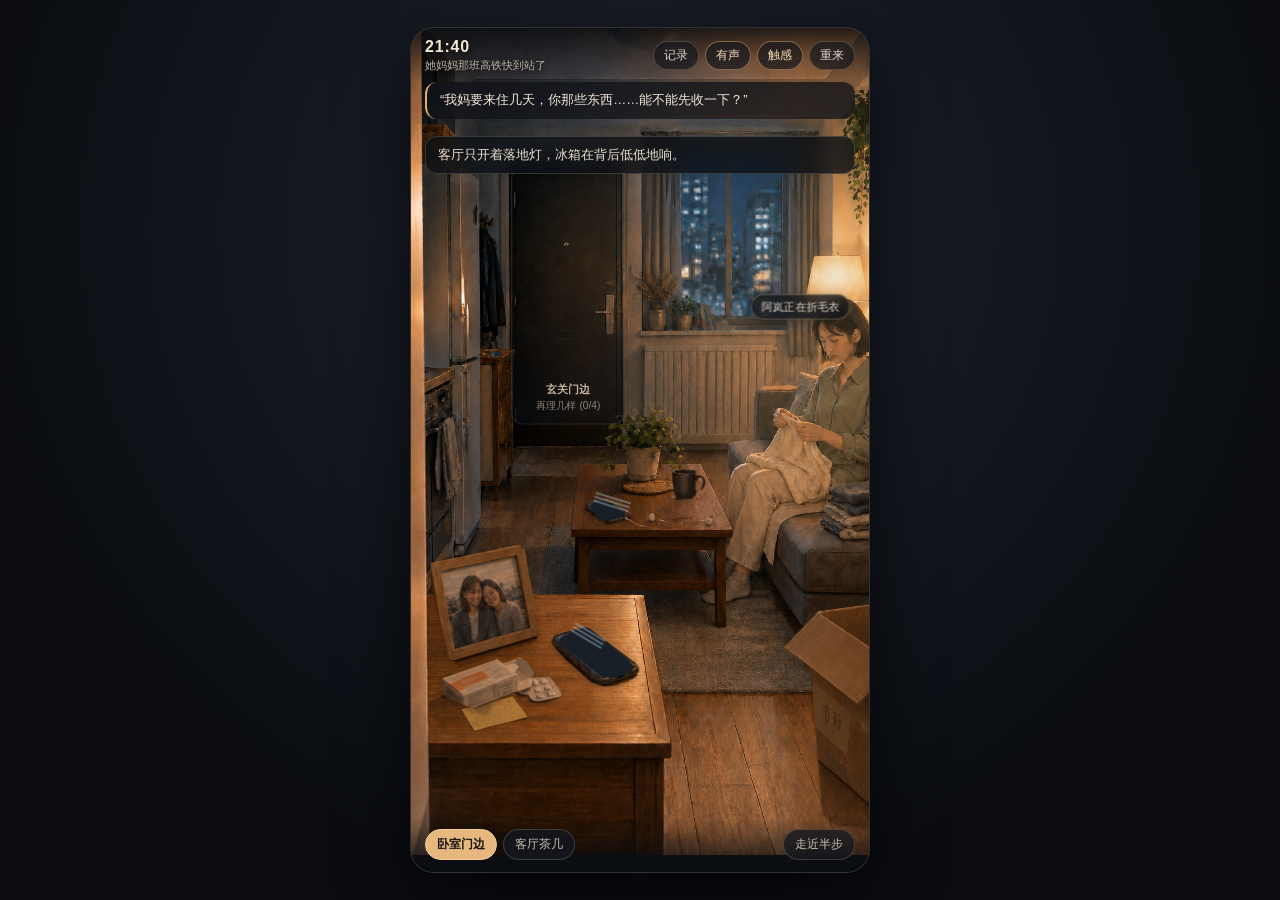
<file: things-left-behind 2/index.html>
<!DOCTYPE html>
<html lang="zh-CN">
<head>
  <meta charset="UTF-8" />
  <meta name="viewport" content="width=device-width, initial-scale=1.0, maximum-scale=1.0, user-scalable=no, viewport-fit=cover" />
  <meta name="theme-color" content="#121419" />
  <title>留在房间里的东西 — 她妈妈要来</title>
  <link rel="stylesheet" href="./styles.css" />
</head>
<body>
  <div id="landscape-guard" aria-hidden="true">
    <div class="guard-box">
      <p class="guard-title">请竖屏握持手机</p>
      <p class="guard-sub">这是一段站在卧室门口的第一人称夜里片段。</p>
    </div>
  </div>

  <main id="app-shell">
    <section id="phone-stage" aria-label="留在房间里的东西">
      <header id="top-bar">
        <div class="clock-cluster">
          <span id="room-clock" class="clock-time">21:40</span>
          <span id="arrival-note" class="clock-sub">她妈妈那班高铁快到站了</span>
        </div>
        <div class="top-actions">
          <button id="btn-endings-drawer" class="icon-pill" type="button" title="留下的记录">
            <span id="endings-count-dot">记录</span>
          </button>
          <button id="btn-mute" class="icon-pill" type="button" aria-pressed="false" title="声音开关">
            <span id="mute-label">有声</span>
          </button>
          <button id="btn-haptic" class="icon-pill" type="button" aria-pressed="true" title="触感开关">
            <span id="haptic-label">触感</span>
          </button>
          <button id="btn-restart" class="icon-pill" type="button" title="重新开始本章">重来</button>
        </div>
      </header>

      <div id="viewport" tabindex="0">
        <div id="scene-world" data-zone="desk" data-proximity="normal">
          <div id="room-bg-layer">
            <img id="room-bg-img" src="./assets/room-clean-plate-v2.png" alt="合租房间夜景" draggable="false" />
            <div id="window-light-overlay"></div>
            <div id="lamp-warm-overlay"></div>
            <div id="alan-presence-layer" aria-live="polite">
              <div id="alan-aura"></div>
              <div id="alan-prop-indicator"></div>
            </div>
          </div>

          <div id="drop-zones-layer" aria-hidden="true">
            <div class="drop-zone" data-drop="keep_place">
              <span class="drop-title">留回明面</span>
              <span class="drop-sub">桌面 / 原处</span>
            </div>
            <div class="drop-zone" data-drop="put_away">
              <span class="drop-title">收进暗处</span>
              <span class="drop-sub">抽屉 / 柜里</span>
            </div>
            <div class="drop-zone" data-drop="pack_box">
              <span class="drop-title">装进纸箱</span>
              <span class="drop-sub">带走 / 封存</span>
            </div>
            <div class="drop-zone" data-drop="to_alan">
              <span class="drop-title">递向阿岚</span>
              <span class="drop-sub">茶几 / 她手边</span>
            </div>
          </div>

          <button id="alan-zone-btn" type="button" aria-label="观察或靠近阿岚">
            <span id="alan-state-tag">阿岚正在折毛衣</span>
          </button>

          <button id="door-threshold-btn" type="button" aria-label="走到门边">
            <span class="door-tag-title">玄关门边</span>
            <span id="door-tag-sub" class="door-tag-sub">收拾得差不多了</span>
          </button>

          <div id="hotspots-layer"></div>
        </div>

        <div id="opening-line-card" class="spoken-float" role="status" aria-live="polite">
          <p id="spoken-text">“我妈要来住几天，你那些东西……能不能先收一下？”</p>
        </div>

        <div id="gesture-coach" class="gesture-coach hidden" aria-hidden="true">
          <span>轻点拿起 · 长按进入回忆 · 拖动放到位置</span>
        </div>

        <div id="reaction-strip" aria-live="polite">
          <p id="reaction-text">客厅只开着落地灯，冰箱在背后低低地响。</p>
          <button id="btn-undo" class="undo-pill hidden" type="button">撤销刚才的动作</button>
        </div>

        <nav id="spatial-bar" aria-label="视角与距离">
          <div class="zone-switch" role="group" aria-label="环视区域">
            <button id="btn-zone-desk" class="nav-chip active" type="button" data-zone-btn="desk">卧室门边</button>
            <button id="btn-zone-living" class="nav-chip" type="button" data-zone-btn="living">客厅茶几</button>
          </div>
          <div class="proximity-switch">
            <button id="btn-proximity" class="nav-chip subtle" type="button">走近半步</button>
            <button id="btn-finish-pack" class="nav-chip accent hidden" type="button">走到门边</button>
          </div>
        </nav>
      </div>

      <section id="inspect-sheet" class="overlay-sheet hidden" aria-hidden="true" role="dialog" aria-modal="true">
        <div class="sheet-backdrop" data-close-inspect="true"></div>
        <div class="sheet-card">
          <div class="sheet-top">
            <div>
              <p id="inspect-title" class="inspect-title">物品名称</p>
              <p id="inspect-place" class="inspect-place">所在位置</p>
            </div>
            <button id="btn-close-inspect" class="icon-pill" type="button">放回</button>
          </div>

          <div id="inspect-stage" class="inspect-stage">
            <div id="inspect-visual" class="inspect-visual"></div>
            <div id="memory-hold-ring" class="memory-hold-ring" aria-hidden="true">
              <svg viewBox="0 0 88 88">
                <circle class="ring-bg" cx="44" cy="44" r="38"></circle>
                <circle id="ring-progress" class="ring-fg" cx="44" cy="44" r="38"></circle>
              </svg>
              <span>触碰旧日</span>
            </div>
          </div>

          <div class="inspect-controls-row">
            <button id="btn-flip-detail" class="secondary-pill" type="button">翻转 / 查看细节</button>
            <button id="btn-enter-memory" class="memory-pill" type="button">
              <span id="memory-btn-text">长按或点此进入回忆</span>
            </button>
          </div>

          <div id="inspect-detail-box" class="inspect-detail-box">
            <p id="inspect-detail-text"></p>
            <p id="inspect-echo-text" class="inspect-echo-text hidden"></p>
          </div>

          <div class="disposition-block">
            <p class="disposition-heading">放到哪里（也可直接拖到上方房间）</p>
            <div id="disposition-list" class="disposition-list"></div>
          </div>
        </div>
      </section>

      <section id="memory-overlay" class="overlay-full hidden" aria-hidden="true" role="dialog" aria-modal="true">
        <div class="memory-vignette"></div>
        <header class="memory-header">
          <span id="memory-stamp" class="memory-stamp">旧日片段</span>
          <button id="btn-skip-memory" class="icon-pill" type="button">跳过回忆</button>
        </header>
        <div id="memory-stage" class="memory-stage">
          <div id="memory-canvas-box" class="memory-canvas-box"></div>
          <p id="memory-Prompt-hint" class="memory-prompt-hint"></p>
          <p id="memory-spoken-line" class="memory-spoken-line"></p>
        </div>
      </section>

      <section id="threshold-overlay" class="overlay-sheet hidden" aria-hidden="true" role="dialog" aria-modal="true">
        <div class="sheet-backdrop" data-close-threshold="true"></div>
        <div class="sheet-card threshold-card">
          <div class="sheet-top">
            <div>
              <p class="inspect-title">门边的停顿</p>
              <p class="inspect-place">电梯在楼下停了一次，房间里安静下来</p>
            </div>
            <button id="btn-close-threshold" class="icon-pill" type="button">再看一眼房间</button>
          </div>
          <p class="threshold-lead">阿岚把最后一件毛衣叠好，抬头看向你站在的位置。</p>
          <div id="threshold-actions" class="threshold-actions"></div>
        </div>
      </section>

      <section id="ending-overlay" class="overlay-full hidden" aria-hidden="true" role="dialog" aria-modal="true">
        <div class="ending-scroll">
          <p class="ending-kicker">本章落点 · 《她妈妈要来》</p>
          <h2 id="ending-title" class="ending-title">《留下》</h2>
          <div id="ending-scene-box" class="ending-scene-box"></div>
          <div id="ending-lines" class="ending-lines"></div>
          <p id="ending-last-action" class="ending-last-action"></p>

          <div class="left-items-section">
            <p class="left-items-heading">被留下的三样东西</p>
            <div id="left-items-grid" class="left-items-grid"></div>
          </div>

          <div class="ending-footer-actions">
            <button id="btn-play-again" class="primary-pill" type="button">再过一遍这一晚</button>
            <button id="btn-clear-storage" class="secondary-pill" type="button">清除全部记录</button>
          </div>
        </div>
      </section>

      <section id="archive-overlay" class="overlay-sheet hidden" aria-hidden="true" role="dialog" aria-modal="true">
        <div class="sheet-backdrop" data-close-archive="true"></div>
        <div class="sheet-card archive-card">
          <div class="sheet-top">
            <div>
              <p class="inspect-title">房间里的痕迹</p>
              <p class="inspect-place">本地自动保存当前进度、结局与触碰过的旧日</p>
            </div>
            <button id="btn-close-archive" class="icon-pill" type="button">关闭</button>
          </div>
          <div id="archive-endings-list" class="archive-list"></div>
          <div class="archive-footer">
            <button id="btn-archive-reset-run" class="secondary-pill" type="button">重新开始本局</button>
            <button id="btn-archive-clear-all" class="secondary-pill danger" type="button">清空本地存档</button>
          </div>
        </div>
      </section>
    </section>
  </main>

  <script src="./js/scene-items.js"></script>
  <script src="./js/data.js"></script>
  <script src="./js/audio.js"></script>
  <script src="./js/app.js"></script>
</body>
</html>
</file>
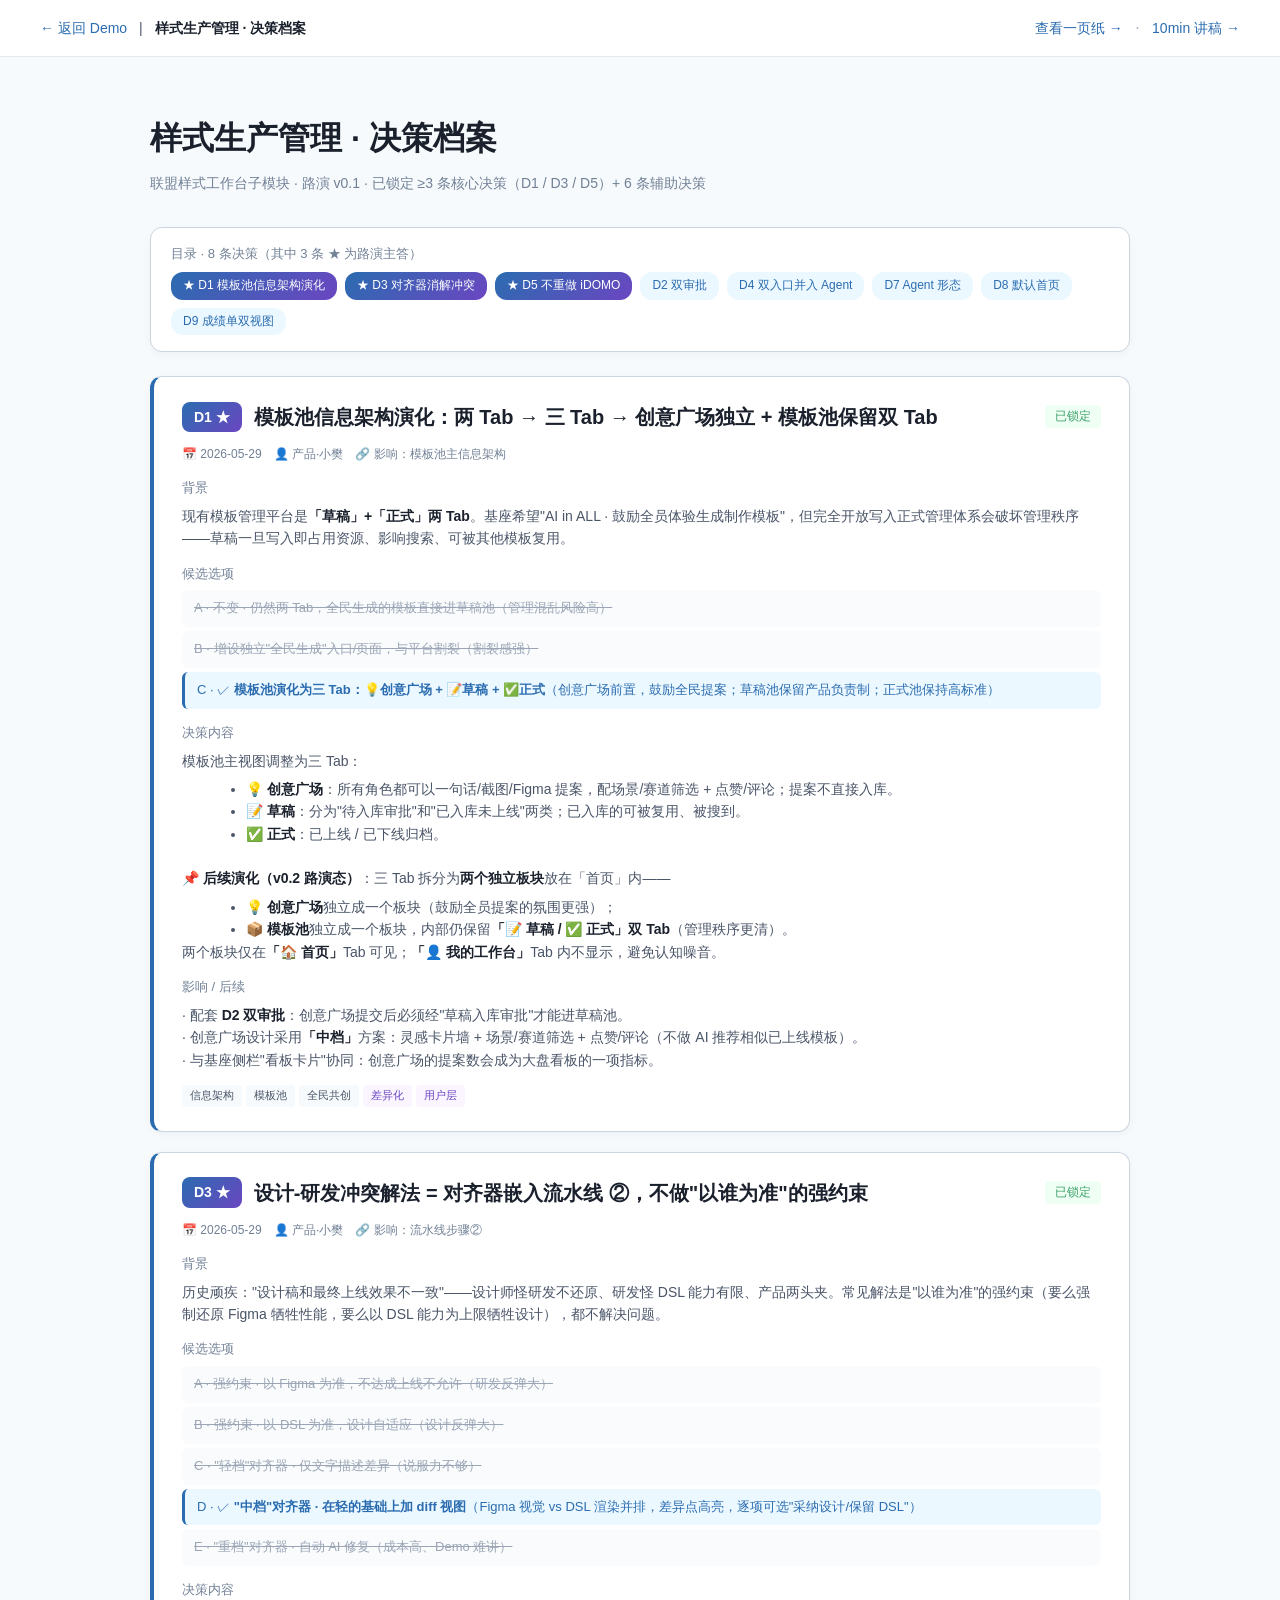
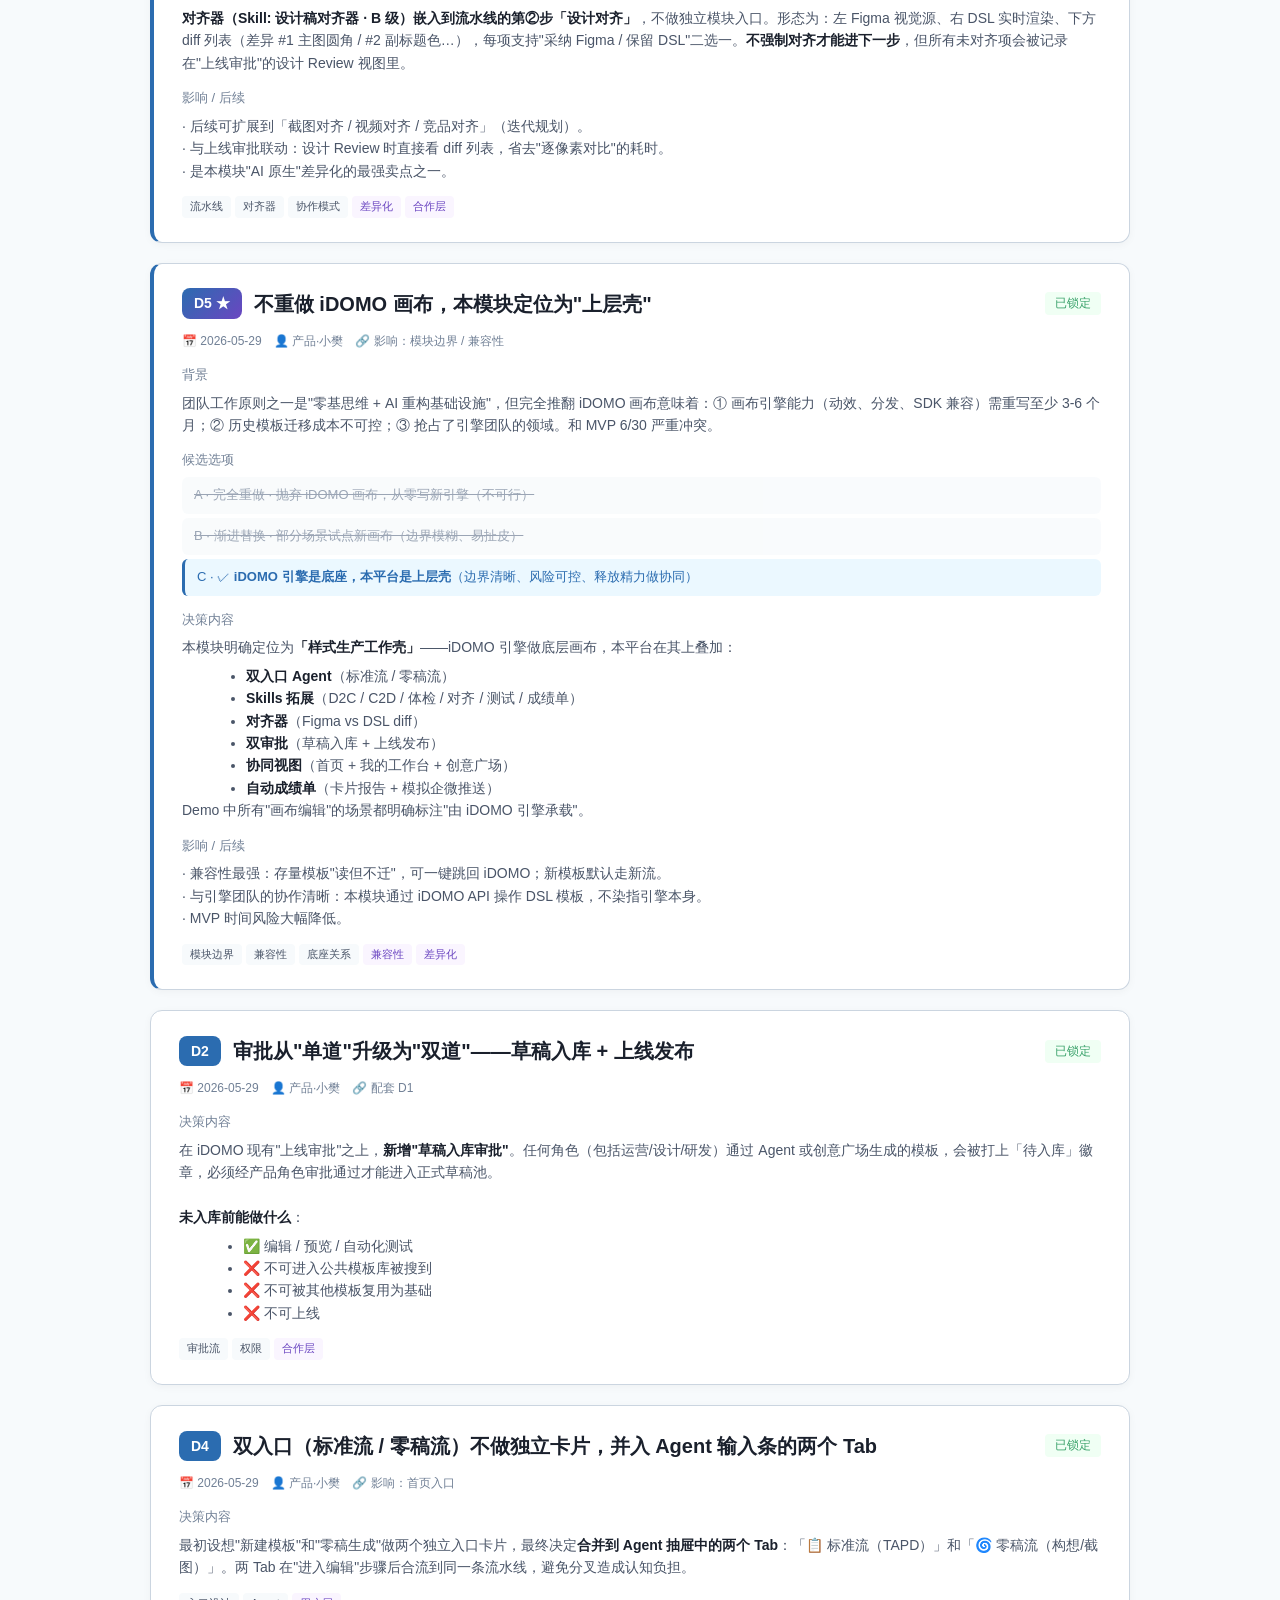
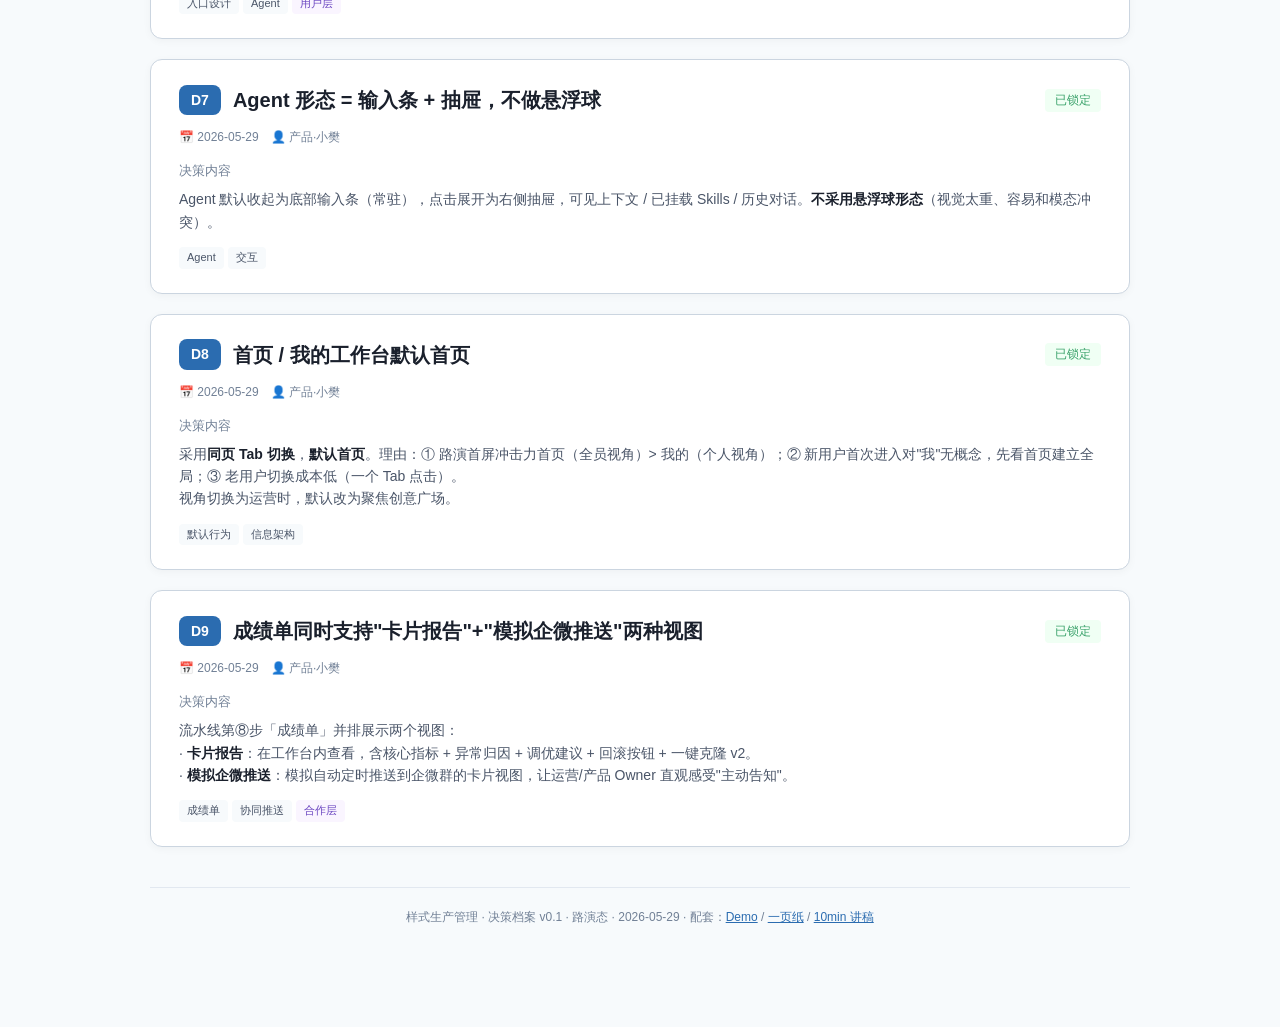
<file: decisions.html>
<!DOCTYPE html>
<html lang="zh-CN">
<head>
<meta charset="UTF-8" />
<meta name="viewport" content="width=device-width, initial-scale=1.0" />
<title>样式生产管理 · 决策档案</title>
<link rel="stylesheet" href="./styles/tokens.css" />
<style>
  body { font-family: var(--ff-base); color: var(--color-text-1); background: var(--color-bg); margin: 0; line-height: 1.6; }
  .topbar {
    height: 56px; display: flex; align-items: center; justify-content: space-between;
    border-bottom: 1px solid var(--color-border); padding: 0 40px;
    background: rgba(255,255,255,0.92); backdrop-filter: blur(8px);
    position: sticky; top: 0; z-index: 10;
  }
  .topbar a { color: var(--color-primary); text-decoration: none; font-size: 14px; }
  .topbar .crumb { color: var(--color-text-2); font-size: 14px; }
  .crumb b { color: var(--color-text-1); }
  .page { max-width: 980px; margin: 0 auto; padding: 32px 40px 80px; }
  h1 { font-size: 32px; font-weight: 700; margin: 24px 0 8px; }
  .subtitle { color: var(--color-text-3); font-size: 14px; margin-bottom: 32px; }

  .toc {
    background: var(--color-card); border: 1px solid var(--color-border-2); border-radius: 12px;
    padding: 16px 20px; margin-bottom: 24px; box-shadow: 0 2px 8px rgba(0,0,0,0.04);
  }
  .toc-title { font-size: 13px; color: var(--color-text-3); margin-bottom: 8px; }
  .toc-list { display: flex; flex-wrap: wrap; gap: 8px; }
  .toc-item {
    padding: 4px 12px; background: var(--color-primary-soft); color: var(--color-primary);
    border-radius: 12px; font-size: 12px; text-decoration: none; cursor: pointer;
  }
  .toc-item:hover { background: var(--color-primary); color: #fff; }
  .toc-item.key { background: linear-gradient(135deg, var(--color-primary), var(--color-purple)); color: #fff; font-weight: 500; }

  .decision {
    background: var(--color-card); border: 1px solid var(--color-border-2); border-radius: 12px;
    padding: 24px 28px; margin-bottom: 20px; box-shadow: 0 2px 8px rgba(0,0,0,0.04);
    scroll-margin-top: 80px;
  }
  .decision.key { border-left: 4px solid var(--color-primary); }
  .dec-head { display: flex; align-items: center; justify-content: space-between; margin-bottom: 12px; flex-wrap: wrap; gap: 8px; }
  .dec-no {
    background: var(--color-primary); color: #fff;
    padding: 4px 12px; border-radius: 8px; font-size: 14px; font-weight: 600;
  }
  .decision.key .dec-no { background: linear-gradient(135deg, var(--color-primary), var(--color-purple)); }
  .dec-title { font-size: 20px; font-weight: 600; flex: 1; min-width: 200px; }
  .dec-meta { display: flex; gap: 12px; font-size: 12px; color: var(--color-text-3); }
  .dec-meta span { display: inline-flex; align-items: center; gap: 4px; }
  .dec-status {
    padding: 2px 10px; border-radius: 4px; font-size: 12px; font-weight: 500;
  }
  .dec-status.locked { background: var(--color-success-soft); color: var(--color-success); }
  .dec-status.draft { background: var(--color-warning-soft); color: var(--color-warning); }

  .dec-section { margin: 14px 0; }
  .dec-section-title { font-size: 13px; color: var(--color-text-3); margin-bottom: 6px; font-weight: 500; }
  .dec-section-body { font-size: 14px; color: var(--color-text-2); }
  .dec-section-body b { color: var(--color-text-1); }

  ul.opts { list-style: none; padding: 0; margin: 0; }
  ul.opts li {
    padding: 8px 12px; margin-bottom: 4px; border-radius: 6px;
    background: var(--color-bg); font-size: 13px;
  }
  ul.opts li.chosen { background: var(--color-primary-soft); color: var(--color-primary); border-left: 3px solid var(--color-primary); }
  ul.opts li.rejected { color: var(--color-text-3); text-decoration: line-through; opacity: 0.7; }
  ul.opts li b { font-weight: 600; }

  .tag-list { display: flex; flex-wrap: wrap; gap: 4px; margin-top: 8px; }
  .tag {
    font-size: 11px; padding: 2px 8px; background: var(--color-bg);
    color: var(--color-text-2); border-radius: 4px;
  }
  .tag.review { background: var(--color-purple-soft); color: var(--color-purple); }

  .footer { margin-top: 40px; padding: 20px; text-align: center; color: var(--color-text-3); font-size: 12px; border-top: 1px solid var(--color-border); }
</style>
</head>
<body>

<div class="topbar">
  <div class="crumb">
    <a href="./index.html">← 返回 Demo</a>
    <span style="margin: 0 8px;">|</span>
    <b>样式生产管理 · 决策档案</b>
  </div>
  <div>
    <a href="./onepager.html">查看一页纸 →</a>
    <span style="margin: 0 8px; color: var(--color-text-4);">·</span>
    <a href="./script.html">10min 讲稿 →</a>
  </div>
</div>

<div class="page">

  <h1>样式生产管理 · 决策档案</h1>
  <div class="subtitle">联盟样式工作台子模块 · 路演 v0.1 · 已锁定 ≥3 条核心决策（D1 / D3 / D5）+ 6 条辅助决策</div>

  <div class="toc">
    <div class="toc-title">目录 · 8 条决策（其中 3 条 ★ 为路演主答）</div>
    <div class="toc-list">
      <a href="#D1" class="toc-item key">★ D1 模板池信息架构演化</a>
      <a href="#D3" class="toc-item key">★ D3 对齐器消解冲突</a>
      <a href="#D5" class="toc-item key">★ D5 不重做 iDOMO</a>
      <a href="#D2" class="toc-item">D2 双审批</a>
      <a href="#D4" class="toc-item">D4 双入口并入 Agent</a>
      <a href="#D7" class="toc-item">D7 Agent 形态</a>
      <a href="#D8" class="toc-item">D8 默认首页</a>
      <a href="#D9" class="toc-item">D9 成绩单双视图</a>
    </div>
  </div>

  <!-- ============ D1 ============ -->
  <div class="decision key" id="D1">
    <div class="dec-head">
      <div style="display: flex; align-items: center; gap: 12px;">
        <span class="dec-no">D1 ★</span>
        <span class="dec-title">模板池信息架构演化：两 Tab → 三 Tab → 创意广场独立 + 模板池保留双 Tab</span>
      </div>
      <span class="dec-status locked">已锁定</span>
    </div>
    <div class="dec-meta">
      <span>📅 2026-05-29</span>
      <span>👤 产品·小樊</span>
      <span>🔗 影响：模板池主信息架构</span>
    </div>

    <div class="dec-section">
      <div class="dec-section-title">背景</div>
      <div class="dec-section-body">
        现有模板管理平台是<b>「草稿」+「正式」两 Tab</b>。基座希望"AI in ALL · 鼓励全员体验生成制作模板"，但完全开放写入正式管理体系会破坏管理秩序——草稿一旦写入即占用资源、影响搜索、可被其他模板复用。
      </div>
    </div>
    <div class="dec-section">
      <div class="dec-section-title">候选选项</div>
      <ul class="opts">
        <li class="rejected">A · 不变 · 仍然两 Tab，全民生成的模板直接进草稿池（管理混乱风险高）</li>
        <li class="rejected">B · 增设独立"全民生成"入口/页面，与平台割裂（割裂感强）</li>
        <li class="chosen">C · ✓ <b>模板池演化为三 Tab：💡创意广场 + 📝草稿 + ✅正式</b>（创意广场前置，鼓励全民提案；草稿池保留产品负责制；正式池保持高标准）</li>
      </ul>
    </div>
    <div class="dec-section">
      <div class="dec-section-title">决策内容</div>
      <div class="dec-section-body">
        模板池主视图调整为三 Tab：
        <ul style="margin: 6px 0 0 24px; font-size: 14px;">
          <li><b>💡 创意广场</b>：所有角色都可以一句话/截图/Figma 提案，配场景/赛道筛选 + 点赞/评论；提案不直接入库。</li>
          <li><b>📝 草稿</b>：分为"待入库审批"和"已入库未上线"两类；已入库的可被复用、被搜到。</li>
          <li><b>✅ 正式</b>：已上线 / 已下线归档。</li>
        </ul>
        <br />
        <b>📌 后续演化（v0.2 路演态）</b>：三 Tab 拆分为<b>两个独立板块</b>放在「首页」内——
        <ul style="margin: 6px 0 0 24px; font-size: 14px;">
          <li><b>💡 创意广场</b>独立成一个板块（鼓励全员提案的氛围更强）；</li>
          <li><b>📦 模板池</b>独立成一个板块，内部仍保留<b>「📝 草稿 / ✅ 正式」双 Tab</b>（管理秩序更清）。</li>
        </ul>
        两个板块仅在<b>「🏠 首页」</b>Tab 可见；<b>「👤 我的工作台」</b>Tab 内不显示，避免认知噪音。
      </div>
    </div>
    <div class="dec-section">
      <div class="dec-section-title">影响 / 后续</div>
      <div class="dec-section-body">
        · 配套 <b>D2 双审批</b>：创意广场提交后必须经"草稿入库审批"才能进草稿池。<br />
        · 创意广场设计采用<b>「中档」</b>方案：灵感卡片墙 + 场景/赛道筛选 + 点赞/评论（不做 AI 推荐相似已上线模板）。<br />
        · 与基座侧栏"看板卡片"协同：创意广场的提案数会成为大盘看板的一项指标。
      </div>
    </div>
    <div class="tag-list">
      <span class="tag">信息架构</span><span class="tag">模板池</span><span class="tag">全民共创</span><span class="tag review">差异化</span><span class="tag review">用户层</span>
    </div>
  </div>

  <!-- ============ D3 ============ -->
  <div class="decision key" id="D3">
    <div class="dec-head">
      <div style="display: flex; align-items: center; gap: 12px;">
        <span class="dec-no">D3 ★</span>
        <span class="dec-title">设计-研发冲突解法 = 对齐器嵌入流水线 ②，不做"以谁为准"的强约束</span>
      </div>
      <span class="dec-status locked">已锁定</span>
    </div>
    <div class="dec-meta">
      <span>📅 2026-05-29</span>
      <span>👤 产品·小樊</span>
      <span>🔗 影响：流水线步骤②</span>
    </div>

    <div class="dec-section">
      <div class="dec-section-title">背景</div>
      <div class="dec-section-body">
        历史顽疾："设计稿和最终上线效果不一致"——设计师怪研发不还原、研发怪 DSL 能力有限、产品两头夹。常见解法是"以谁为准"的强约束（要么强制还原 Figma 牺牲性能，要么以 DSL 能力为上限牺牲设计），都不解决问题。
      </div>
    </div>
    <div class="dec-section">
      <div class="dec-section-title">候选选项</div>
      <ul class="opts">
        <li class="rejected">A · 强约束 · 以 Figma 为准，不达成上线不允许（研发反弹大）</li>
        <li class="rejected">B · 强约束 · 以 DSL 为准，设计自适应（设计反弹大）</li>
        <li class="rejected">C · "轻档"对齐器 · 仅文字描述差异（说服力不够）</li>
        <li class="chosen">D · ✓ <b>"中档"对齐器 · 在轻的基础上加 diff 视图</b>（Figma 视觉 vs DSL 渲染并排，差异点高亮，逐项可选"采纳设计/保留 DSL"）</li>
        <li class="rejected">E · "重档"对齐器 · 自动 AI 修复（成本高、Demo 难讲）</li>
      </ul>
    </div>
    <div class="dec-section">
      <div class="dec-section-title">决策内容</div>
      <div class="dec-section-body">
        <b>对齐器（Skill: 设计稿对齐器 · B 级）嵌入到流水线的第②步「设计对齐」</b>，不做独立模块入口。形态为：左 Figma 视觉源、右 DSL 实时渲染、下方 diff 列表（差异 #1 主图圆角 / #2 副标题色…），每项支持"采纳 Figma / 保留 DSL"二选一。<b>不强制对齐才能进下一步</b>，但所有未对齐项会被记录在"上线审批"的设计 Review 视图里。
      </div>
    </div>
    <div class="dec-section">
      <div class="dec-section-title">影响 / 后续</div>
      <div class="dec-section-body">
        · 后续可扩展到「截图对齐 / 视频对齐 / 竞品对齐」（迭代规划）。<br />
        · 与上线审批联动：设计 Review 时直接看 diff 列表，省去"逐像素对比"的耗时。<br />
        · 是本模块"AI 原生"差异化的最强卖点之一。
      </div>
    </div>
    <div class="tag-list">
      <span class="tag">流水线</span><span class="tag">对齐器</span><span class="tag">协作模式</span><span class="tag review">差异化</span><span class="tag review">合作层</span>
    </div>
  </div>

  <!-- ============ D5 ============ -->
  <div class="decision key" id="D5">
    <div class="dec-head">
      <div style="display: flex; align-items: center; gap: 12px;">
        <span class="dec-no">D5 ★</span>
        <span class="dec-title">不重做 iDOMO 画布，本模块定位为"上层壳"</span>
      </div>
      <span class="dec-status locked">已锁定</span>
    </div>
    <div class="dec-meta">
      <span>📅 2026-05-29</span>
      <span>👤 产品·小樊</span>
      <span>🔗 影响：模块边界 / 兼容性</span>
    </div>

    <div class="dec-section">
      <div class="dec-section-title">背景</div>
      <div class="dec-section-body">
        团队工作原则之一是"零基思维 + AI 重构基础设施"，但完全推翻 iDOMO 画布意味着：① 画布引擎能力（动效、分发、SDK 兼容）需重写至少 3-6 个月；② 历史模板迁移成本不可控；③ 抢占了引擎团队的领域。和 MVP 6/30 严重冲突。
      </div>
    </div>
    <div class="dec-section">
      <div class="dec-section-title">候选选项</div>
      <ul class="opts">
        <li class="rejected">A · 完全重做 · 抛弃 iDOMO 画布，从零写新引擎（不可行）</li>
        <li class="rejected">B · 渐进替换 · 部分场景试点新画布（边界模糊、易扯皮）</li>
        <li class="chosen">C · ✓ <b>iDOMO 引擎是底座，本平台是上层壳</b>（边界清晰、风险可控、释放精力做协同）</li>
      </ul>
    </div>
    <div class="dec-section">
      <div class="dec-section-title">决策内容</div>
      <div class="dec-section-body">
        本模块明确定位为<b>「样式生产工作壳」</b>——iDOMO 引擎做底层画布，本平台在其上叠加：
        <ul style="margin: 6px 0 0 24px; font-size: 14px;">
          <li><b>双入口 Agent</b>（标准流 / 零稿流）</li>
          <li><b>Skills 拓展</b>（D2C / C2D / 体检 / 对齐 / 测试 / 成绩单）</li>
          <li><b>对齐器</b>（Figma vs DSL diff）</li>
          <li><b>双审批</b>（草稿入库 + 上线发布）</li>
          <li><b>协同视图</b>（首页 + 我的工作台 + 创意广场）</li>
          <li><b>自动成绩单</b>（卡片报告 + 模拟企微推送）</li>
        </ul>
        Demo 中所有"画布编辑"的场景都明确标注"由 iDOMO 引擎承载"。
      </div>
    </div>
    <div class="dec-section">
      <div class="dec-section-title">影响 / 后续</div>
      <div class="dec-section-body">
        · 兼容性最强：存量模板"读但不迁"，可一键跳回 iDOMO；新模板默认走新流。<br />
        · 与引擎团队的协作清晰：本模块通过 iDOMO API 操作 DSL 模板，不染指引擎本身。<br />
        · MVP 时间风险大幅降低。
      </div>
    </div>
    <div class="tag-list">
      <span class="tag">模块边界</span><span class="tag">兼容性</span><span class="tag">底座关系</span><span class="tag review">兼容性</span><span class="tag review">差异化</span>
    </div>
  </div>

  <!-- ============ D2 ============ -->
  <div class="decision" id="D2">
    <div class="dec-head">
      <div style="display: flex; align-items: center; gap: 12px;">
        <span class="dec-no">D2</span>
        <span class="dec-title">审批从"单道"升级为"双道"——草稿入库 + 上线发布</span>
      </div>
      <span class="dec-status locked">已锁定</span>
    </div>
    <div class="dec-meta">
      <span>📅 2026-05-29</span>
      <span>👤 产品·小樊</span>
      <span>🔗 配套 D1</span>
    </div>
    <div class="dec-section">
      <div class="dec-section-title">决策内容</div>
      <div class="dec-section-body">
        在 iDOMO 现有"上线审批"之上，<b>新增"草稿入库审批"</b>。任何角色（包括运营/设计/研发）通过 Agent 或创意广场生成的模板，会被打上「待入库」徽章，必须经产品角色审批通过才能进入正式草稿池。
        <br /><br />
        <b>未入库前能做什么</b>：
        <ul style="margin: 6px 0 0 24px;">
          <li>✅ 编辑 / 预览 / 自动化测试</li>
          <li>❌ 不可进入公共模板库被搜到</li>
          <li>❌ 不可被其他模板复用为基础</li>
          <li>❌ 不可上线</li>
        </ul>
      </div>
    </div>
    <div class="tag-list"><span class="tag">审批流</span><span class="tag">权限</span><span class="tag review">合作层</span></div>
  </div>

  <!-- ============ D4 ============ -->
  <div class="decision" id="D4">
    <div class="dec-head">
      <div style="display: flex; align-items: center; gap: 12px;">
        <span class="dec-no">D4</span>
        <span class="dec-title">双入口（标准流 / 零稿流）不做独立卡片，并入 Agent 输入条的两个 Tab</span>
      </div>
      <span class="dec-status locked">已锁定</span>
    </div>
    <div class="dec-meta">
      <span>📅 2026-05-29</span>
      <span>👤 产品·小樊</span>
      <span>🔗 影响：首页入口</span>
    </div>
    <div class="dec-section">
      <div class="dec-section-title">决策内容</div>
      <div class="dec-section-body">
        最初设想"新建模板"和"零稿生成"做两个独立入口卡片，最终决定<b>合并到 Agent 抽屉中的两个 Tab</b>：「📋 标准流（TAPD）」和「🌀 零稿流（构想/截图）」。两 Tab 在"进入编辑"步骤后合流到同一条流水线，避免分叉造成认知负担。
      </div>
    </div>
    <div class="tag-list"><span class="tag">入口设计</span><span class="tag">Agent</span><span class="tag review">用户层</span></div>
  </div>

  <!-- ============ D7 ============ -->
  <div class="decision" id="D7">
    <div class="dec-head">
      <div style="display: flex; align-items: center; gap: 12px;">
        <span class="dec-no">D7</span>
        <span class="dec-title">Agent 形态 = 输入条 + 抽屉，不做悬浮球</span>
      </div>
      <span class="dec-status locked">已锁定</span>
    </div>
    <div class="dec-meta">
      <span>📅 2026-05-29</span>
      <span>👤 产品·小樊</span>
    </div>
    <div class="dec-section">
      <div class="dec-section-title">决策内容</div>
      <div class="dec-section-body">
        Agent 默认收起为底部输入条（常驻），点击展开为右侧抽屉，可见上下文 / 已挂载 Skills / 历史对话。<b>不采用悬浮球形态</b>（视觉太重、容易和模态冲突）。
      </div>
    </div>
    <div class="tag-list"><span class="tag">Agent</span><span class="tag">交互</span></div>
  </div>

  <!-- ============ D8 ============ -->
  <div class="decision" id="D8">
    <div class="dec-head">
      <div style="display: flex; align-items: center; gap: 12px;">
        <span class="dec-no">D8</span>
        <span class="dec-title">首页 / 我的工作台默认首页</span>
      </div>
      <span class="dec-status locked">已锁定</span>
    </div>
    <div class="dec-meta">
      <span>📅 2026-05-29</span>
      <span>👤 产品·小樊</span>
    </div>
    <div class="dec-section">
      <div class="dec-section-title">决策内容</div>
      <div class="dec-section-body">
        采用<b>同页 Tab 切换</b>，<b>默认首页</b>。理由：① 路演首屏冲击力首页（全员视角）> 我的（个人视角）；② 新用户首次进入对"我"无概念，先看首页建立全局；③ 老用户切换成本低（一个 Tab 点击）。<br />
        视角切换为运营时，默认改为聚焦创意广场。
      </div>
    </div>
    <div class="tag-list"><span class="tag">默认行为</span><span class="tag">信息架构</span></div>
  </div>

  <!-- ============ D9 ============ -->
  <div class="decision" id="D9">
    <div class="dec-head">
      <div style="display: flex; align-items: center; gap: 12px;">
        <span class="dec-no">D9</span>
        <span class="dec-title">成绩单同时支持"卡片报告"+"模拟企微推送"两种视图</span>
      </div>
      <span class="dec-status locked">已锁定</span>
    </div>
    <div class="dec-meta">
      <span>📅 2026-05-29</span>
      <span>👤 产品·小樊</span>
    </div>
    <div class="dec-section">
      <div class="dec-section-title">决策内容</div>
      <div class="dec-section-body">
        流水线第⑧步「成绩单」并排展示两个视图：<br />
        · <b>卡片报告</b>：在工作台内查看，含核心指标 + 异常归因 + 调优建议 + 回滚按钮 + 一键克隆 v2。<br />
        · <b>模拟企微推送</b>：模拟自动定时推送到企微群的卡片视图，让运营/产品 Owner 直观感受"主动告知"。
      </div>
    </div>
    <div class="tag-list"><span class="tag">成绩单</span><span class="tag">协同推送</span><span class="tag review">合作层</span></div>
  </div>

  <div class="footer">
    样式生产管理 · 决策档案 v0.1 · 路演态 · 2026-05-29 · 配套：<a href="./index.html" style="color:var(--color-primary);">Demo</a> / <a href="./onepager.html" style="color:var(--color-primary);">一页纸</a> / <a href="./script.html" style="color:var(--color-primary);">10min 讲稿</a>
  </div>

</div>

</body>
</html>
</file>
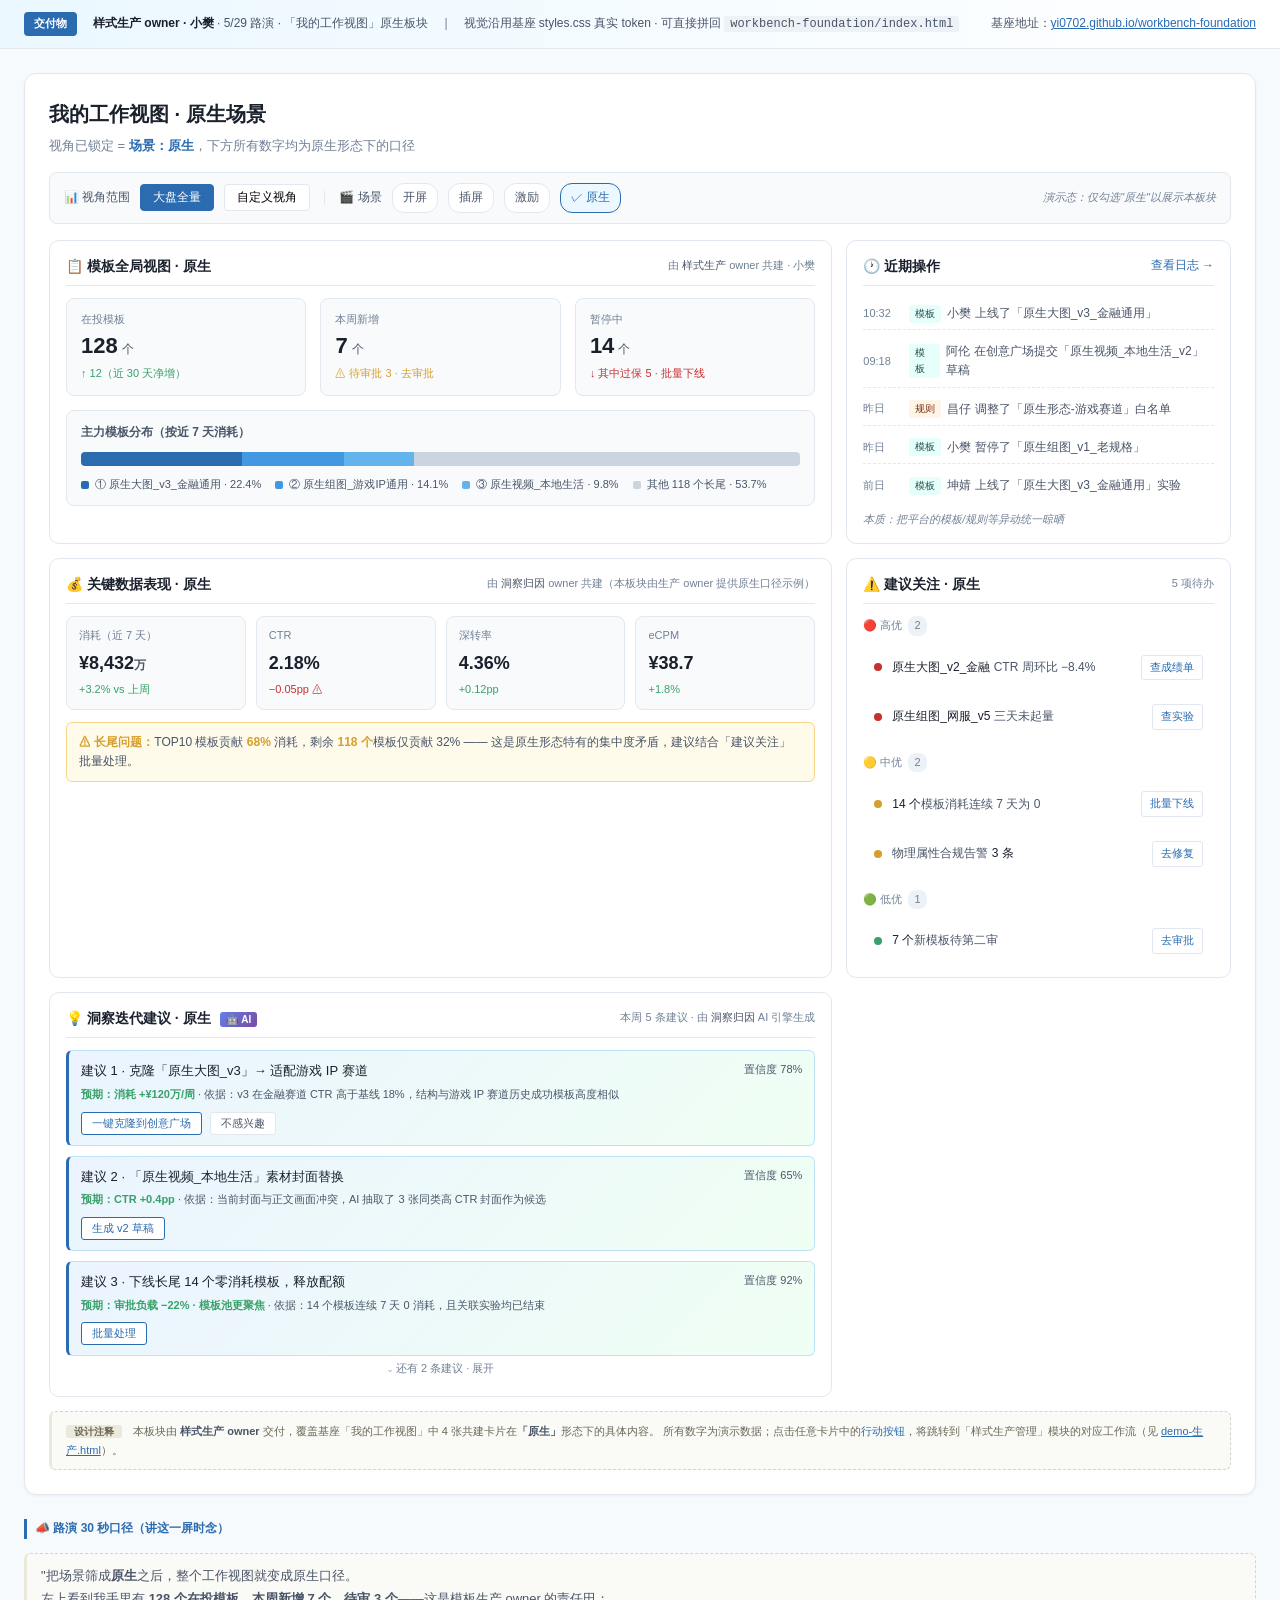
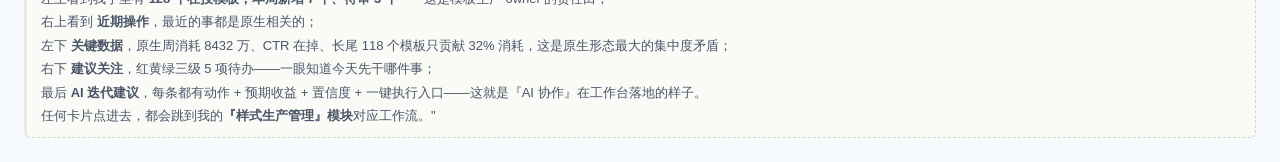
<file: foundation-native.html>
<!DOCTYPE html>
<html lang="zh-CN">
<head>
<meta charset="UTF-8">
<meta name="viewport" content="width=device-width, initial-scale=1.0">
<title>我的工作视图 · 原生板块（样式生产 owner 交付）</title>
<style>
/* ========================================
   完全沿用基座 styles.css 的设计 token，确保拼回基座零违和
   原始基座：https://yi0702.github.io/workbench-foundation/index.html
   ======================================== */
:root {
  --primary: #2b6cb0;
  --primary-dark: #1e4a8a;
  --primary-light: #4299e1;
  --accent: #ed8936;
  --success: #38a169;
  --warn: #d69e2e;
  --danger: #c53030;
  --text: #1a202c;
  --text-sub: #4a5568;
  --text-light: #718096;
  --border: #e2e8f0;
  --border-strong: #cbd5e0;
  --bg: #f7fafc;
  --bg-section: #fff;
  --shadow-sm: 0 1px 3px rgba(0,0,0,0.05);
  --shadow-md: 0 4px 12px rgba(0,0,0,0.08);
  --meta-bg: #fafaf6;
  --meta-border: #d4d4cf;
  --meta-text: #6b6857;
  --meta-tag-bg: #ebe9d9;
}
* { box-sizing: border-box; margin: 0; padding: 0; }
body {
  font-family: -apple-system, BlinkMacSystemFont, "PingFang SC", "Hiragino Sans GB", "Microsoft YaHei", sans-serif;
  font-size: 14px; line-height: 1.6;
  color: var(--text); background: var(--bg);
}

/* 顶部交付说明条 */
.deliver-banner {
  background: linear-gradient(90deg, #ebf8ff 0%, #fff 100%);
  border-bottom: 1px solid var(--border);
  padding: 12px 24px;
}
.deliver-banner-inner { max-width: 1280px; margin: 0 auto; display: flex; align-items: center; gap: 16px; flex-wrap: wrap; font-size: 12px; color: var(--text-sub); }
.deliver-tag { background: var(--primary); color: #fff; padding: 3px 10px; border-radius: 4px; font-weight: 600; font-size: 11px; }
.deliver-banner b { color: var(--text); }

main { max-width: 1280px; margin: 0 auto; padding: 24px; }

/* 模拟基座的"我的工作视图"层 */
.layer-board {
  background: var(--bg-section);
  border: 1px solid var(--border);
  border-radius: 12px;
  padding: 24px;
  box-shadow: var(--shadow-sm);
}
.layer-header { margin-bottom: 16px; }
.layer-header h2 { font-size: 20px; font-weight: 600; color: var(--text); margin-bottom: 4px; }
.layer-sub { font-size: 13px; color: var(--text-light); }

/* 视角条（模拟基座的筛选器，已锁定为"原生"） */
.view-filters {
  background: #f8fafc; border: 1px solid var(--border); border-radius: 8px;
  padding: 10px 14px; margin-bottom: 16px;
  display: flex; align-items: center; gap: 10px; flex-wrap: wrap;
}
.filter-label { font-size: 12px; color: var(--text-sub); font-weight: 500; }
.filter-mode {
  font-size: 12px; padding: 4px 12px; border-radius: 4px;
  background: #fff; border: 1px solid var(--border); cursor: pointer;
}
.filter-mode.active {
  background: var(--primary); color: #fff; border-color: var(--primary);
}
.filter-chip {
  font-size: 12px; padding: 4px 10px; border-radius: 12px;
  background: #fff; border: 1px solid var(--border); color: var(--text-sub);
}
.filter-chip.active {
  background: #ebf8ff; border-color: var(--primary); color: var(--primary); font-weight: 500;
}
.filter-help { font-size: 11px; color: var(--text-light); margin-left: auto; font-style: italic; }

/* ========== 看板区 · 与基座完全一致 ========== */
.board { display: grid; grid-template-columns: repeat(3, 1fr); gap: 14px; }
.board-card {
  background: #fff; border: 1px solid var(--border); border-radius: 10px;
  padding: 14px 16px;
}
.card-w2 { grid-column: span 2; }
.card-header {
  display: flex; justify-content: space-between; align-items: center;
  margin-bottom: 12px; padding-bottom: 8px; border-bottom: 1px solid var(--border);
}
.card-title { font-size: 14px; font-weight: 600; }
.card-owner { font-size: 11px; color: var(--text-light); }
.card-owner strong { color: var(--text-sub); font-weight: 500; }
.card-link { font-size: 12px; color: var(--primary); cursor: pointer; }
.card-link:hover { text-decoration: underline; }

/* 占位卡 */
.card-body-pending {
  background: var(--meta-bg); border: 1px dashed var(--meta-border);
  border-radius: 6px; padding: 14px;
}
.pending-text { font-size: 12px; color: var(--meta-text); line-height: 1.7; font-style: italic; }
.pending-text strong { color: var(--text-sub); font-style: normal; font-weight: 600; }

/* ========== 「📋 模板全局视图 · 原生」内容 ========== */
.tpl-global { display: grid; grid-template-columns: 1fr 1fr 1fr; gap: 14px; align-items: stretch; }
.tpl-stat {
  background: #f8fafc; border: 1px solid var(--border); border-radius: 8px;
  padding: 12px 14px;
}
.tpl-stat-label { font-size: 11px; color: var(--text-light); margin-bottom: 6px; }
.tpl-stat-num { font-size: 22px; font-weight: 700; color: var(--text); line-height: 1; }
.tpl-stat-unit { font-size: 12px; color: var(--text-sub); margin-left: 4px; font-weight: 500; }
.tpl-stat-delta { font-size: 11px; margin-top: 6px; }
.delta-up { color: var(--success); }
.delta-down { color: var(--danger); }
.delta-warn { color: var(--warn); }
.tpl-stat-side { font-size: 11px; color: var(--text-light); margin-top: 4px; }
.tpl-stat-side a { color: var(--primary); cursor: pointer; }

.tpl-stack {
  margin-top: 14px;
  background: #f8fafc; border: 1px solid var(--border); border-radius: 8px;
  padding: 12px 14px;
}
.tpl-stack-title { font-size: 12px; color: var(--text-sub); font-weight: 600; margin-bottom: 10px; }
.tpl-stack-bar { display: flex; height: 14px; border-radius: 4px; overflow: hidden; margin-bottom: 10px; }
.stack-seg { height: 100%; transition: opacity .2s; }
.stack-seg:hover { opacity: 0.8; }
.s1 { background: #2b6cb0; } /* 蓝 */
.s2 { background: #4299e1; } /* 蓝-淡 */
.s3 { background: #63b3ed; } /* 蓝-更淡 */
.s4 { background: #cbd5e0; } /* 灰，长尾 */
.tpl-stack-legend { font-size: 11px; color: var(--text-sub); display: flex; flex-wrap: wrap; gap: 14px; }
.tpl-stack-legend i { display: inline-block; width: 8px; height: 8px; border-radius: 2px; margin-right: 6px; vertical-align: middle; }

/* ========== 「💰 关键数据表现 · 原生」内容 ========== */
.kpi-grid { display: grid; grid-template-columns: repeat(4, 1fr); gap: 10px; }
.kpi {
  background: #f8fafc; border: 1px solid var(--border); border-radius: 8px;
  padding: 10px 12px;
}
.kpi-label { font-size: 11px; color: var(--text-light); }
.kpi-num { font-size: 18px; font-weight: 700; color: var(--text); margin-top: 4px; }
.kpi-delta { font-size: 11px; margin-top: 4px; }
.long-tail {
  margin-top: 12px;
  background: #fffbeb; border: 1px solid #fbd38d; border-radius: 6px;
  padding: 10px 12px; font-size: 12px; color: var(--text-sub);
}
.long-tail b { color: var(--warn); }

/* ========== 「⚠️ 建议关注 · 原生」内容 ========== */
.attn-list { display: flex; flex-direction: column; gap: 6px; }
.attn-item {
  display: flex; align-items: center; gap: 10px;
  padding: 8px 10px; border-radius: 6px;
  font-size: 12px; color: var(--text-sub);
  border: 1px solid transparent;
}
.attn-item:hover { background: #f8fafc; border-color: var(--border); }
.attn-dot { width: 8px; height: 8px; border-radius: 50%; flex-shrink: 0; }
.dot-red { background: var(--danger); }
.dot-yellow { background: var(--warn); }
.dot-green { background: var(--success); }
.attn-text { flex: 1; }
.attn-text b { color: var(--text); font-weight: 500; }
.attn-action {
  font-size: 11px; color: var(--primary); cursor: pointer;
  padding: 3px 8px; border: 1px solid var(--border); border-radius: 3px;
  background: #fff; flex-shrink: 0;
}
.attn-action:hover { background: var(--primary); color: #fff; border-color: var(--primary); }
.attn-section-title {
  font-size: 11px; color: var(--text-light); margin: 8px 0 4px;
  display: flex; align-items: center; gap: 6px;
}
.attn-section-title:first-child { margin-top: 0; }
.attn-count { background: #edf2f7; padding: 1px 6px; border-radius: 8px; font-weight: 500; }

/* ========== 「💡 洞察迭代建议 · 原生」内容 ========== */
.ai-list { display: flex; flex-direction: column; gap: 10px; }
.ai-item {
  background: linear-gradient(135deg, #ebf4ff 0%, #f0fff4 100%);
  border: 1px solid #bee3f8; border-left: 3px solid var(--primary);
  border-radius: 6px; padding: 10px 12px;
}
.ai-item-head { display: flex; justify-content: space-between; align-items: flex-start; gap: 10px; margin-bottom: 4px; }
.ai-item-title { font-size: 13px; font-weight: 500; color: var(--text); flex: 1; }
.ai-conf { font-size: 11px; color: var(--text-sub); white-space: nowrap; }
.ai-item-body { font-size: 11px; color: var(--text-sub); line-height: 1.6; }
.ai-item-body b { color: var(--success); font-weight: 600; }
.ai-item-foot { margin-top: 8px; display: flex; gap: 8px; }
.ai-btn {
  font-size: 11px; padding: 3px 10px; border-radius: 3px;
  background: #fff; border: 1px solid var(--primary); color: var(--primary); cursor: pointer;
}
.ai-btn:hover { background: var(--primary); color: #fff; }
.ai-more { text-align: center; font-size: 11px; color: var(--text-light); padding: 4px 0; cursor: pointer; }
.ai-more:hover { color: var(--primary); }

/* 元注释 */
.meta-note {
  margin-top: 14px;
  background: var(--meta-bg); border: 1px dashed var(--meta-border);
  border-left: 3px solid var(--meta-tag-bg);
  border-radius: 6px; padding: 10px 14px;
  font-size: 11px; color: var(--meta-text); line-height: 1.7;
}
.meta-note-tag {
  background: var(--meta-tag-bg); color: var(--meta-text);
  padding: 1px 8px; border-radius: 3px; font-size: 10px; font-weight: 600; margin-right: 8px;
}

/* 区块小标题（讲稿用） */
.section-anchor {
  font-size: 12px; color: var(--primary); font-weight: 600;
  margin: 24px 0 8px; padding-left: 8px; border-left: 3px solid var(--primary);
}

/* 响应式 */
@media (max-width: 1024px) {
  .board { grid-template-columns: 1fr; }
  .card-w2 { grid-column: span 1; }
  .tpl-global { grid-template-columns: 1fr 1fr; }
  .kpi-grid { grid-template-columns: repeat(2, 1fr); }
}
</style>
</head>
<body>

<!-- ============== 顶部交付说明（仅本预览页用，拼回基座时删除） ============== -->
<div class="deliver-banner">
  <div class="deliver-banner-inner">
    <span class="deliver-tag">交付物</span>
    <span><b>样式生产 owner · 小樊</b> · 5/29 路演 · 「我的工作视图」原生板块</span>
    <span style="color:var(--text-light)">|</span>
    <span>视觉沿用基座 styles.css 真实 token · 可直接拼回 <code style="background:#edf2f7;padding:1px 6px;border-radius:3px">workbench-foundation/index.html</code></span>
    <span style="margin-left:auto">基座地址：<a href="https://yi0702.github.io/workbench-foundation/index.html" target="_blank" style="color:var(--primary)">yi0702.github.io/workbench-foundation</a></span>
  </div>
</div>

<main>

  <!-- 模拟基座的"我的工作视图"层 -->
  <section class="layer-board">

    <div class="layer-header">
      <h2>我的工作视图 · 原生场景</h2>
      <span class="layer-sub">视角已锁定 = <b style="color:var(--primary)">场景：原生</b>，下方所有数字均为原生形态下的口径</span>
    </div>

    <!-- 视角筛选条（已选中"原生"） -->
    <div class="view-filters">
      <span class="filter-label">📊 视角范围</span>
      <button class="filter-mode active">大盘全量</button>
      <button class="filter-mode">自定义视角</button>
      <span style="width:1px;height:14px;background:var(--border);margin:0 4px"></span>
      <span class="filter-label">🎬 场景</span>
      <span class="filter-chip">开屏</span>
      <span class="filter-chip">插屏</span>
      <span class="filter-chip">激励</span>
      <span class="filter-chip active">✓ 原生</span>
      <span class="filter-help">演示态：仅勾选"原生"以展示本板块</span>
    </div>

    <!-- 看板 5 张卡片，与基座 1:1 对应 -->
    <div class="board">

      <!-- ============ 卡片①：📋 模板全局视图（原生）============ -->
      <div class="board-card card-w2">
        <div class="card-header">
          <span class="card-title">📋 模板全局视图 · 原生</span>
          <span class="card-owner">由 <strong>样式生产</strong> owner 共建 · 小樊</span>
        </div>

        <div class="tpl-global">
          <div class="tpl-stat">
            <div class="tpl-stat-label">在投模板</div>
            <div><span class="tpl-stat-num">128</span><span class="tpl-stat-unit">个</span></div>
            <div class="tpl-stat-delta delta-up">↑ 12（近 30 天净增）</div>
          </div>
          <div class="tpl-stat">
            <div class="tpl-stat-label">本周新增</div>
            <div><span class="tpl-stat-num">7</span><span class="tpl-stat-unit">个</span></div>
            <div class="tpl-stat-delta delta-warn">⚠ 待审批 3 · <a>去审批</a></div>
          </div>
          <div class="tpl-stat">
            <div class="tpl-stat-label">暂停中</div>
            <div><span class="tpl-stat-num">14</span><span class="tpl-stat-unit">个</span></div>
            <div class="tpl-stat-delta delta-down">↓ 其中过保 5 · <a>批量下线</a></div>
          </div>
        </div>

        <div class="tpl-stack">
          <div class="tpl-stack-title">主力模板分布（按近 7 天消耗）</div>
          <div class="tpl-stack-bar">
            <div class="stack-seg s1" style="width:22.4%" title="原生大图_v3 22.4%"></div>
            <div class="stack-seg s2" style="width:14.1%" title="原生组图_游戏IP 14.1%"></div>
            <div class="stack-seg s3" style="width:9.8%" title="原生视频_本地生活 9.8%"></div>
            <div class="stack-seg s4" style="width:53.7%" title="其他 118 个长尾模板"></div>
          </div>
          <div class="tpl-stack-legend">
            <span><i class="s1"></i>① 原生大图_v3_金融通用 · 22.4%</span>
            <span><i class="s2"></i>② 原生组图_游戏IP通用 · 14.1%</span>
            <span><i class="s3"></i>③ 原生视频_本地生活 · 9.8%</span>
            <span><i class="s4"></i>其他 118 个长尾 · 53.7%</span>
          </div>
        </div>
      </div>

      <!-- ============ 卡片②：🕐 近期操作（基座原样保留，不改） ============ -->
      <div class="board-card">
        <div class="card-header">
          <span class="card-title">🕐 近期操作</span>
          <a class="card-link">查看日志 →</a>
        </div>
        <div style="display:flex;flex-direction:column;gap:6px">
          <div style="font-size:12px;padding:6px 0;border-bottom:1px dashed var(--border);color:var(--text-sub);display:flex;align-items:center;gap:6px">
            <span style="font-size:11px;color:var(--text-light);min-width:40px">10:32</span>
            <span style="font-size:10px;background:#e6fffa;color:#234e52;padding:1px 6px;border-radius:3px">模板</span>
            小樊 上线了「原生大图_v3_金融通用」
          </div>
          <div style="font-size:12px;padding:6px 0;border-bottom:1px dashed var(--border);color:var(--text-sub);display:flex;align-items:center;gap:6px">
            <span style="font-size:11px;color:var(--text-light);min-width:40px">09:18</span>
            <span style="font-size:10px;background:#e6fffa;color:#234e52;padding:1px 6px;border-radius:3px">模板</span>
            阿伦 在创意广场提交「原生视频_本地生活_v2」草稿
          </div>
          <div style="font-size:12px;padding:6px 0;border-bottom:1px dashed var(--border);color:var(--text-sub);display:flex;align-items:center;gap:6px">
            <span style="font-size:11px;color:var(--text-light);min-width:40px">昨日</span>
            <span style="font-size:10px;background:#fef5e7;color:#7c2d12;padding:1px 6px;border-radius:3px">规则</span>
            昌仔 调整了「原生形态-游戏赛道」白名单
          </div>
          <div style="font-size:12px;padding:6px 0;border-bottom:1px dashed var(--border);color:var(--text-sub);display:flex;align-items:center;gap:6px">
            <span style="font-size:11px;color:var(--text-light);min-width:40px">昨日</span>
            <span style="font-size:10px;background:#e6fffa;color:#234e52;padding:1px 6px;border-radius:3px">模板</span>
            小樊 暂停了「原生组图_v1_老规格」
          </div>
          <div style="font-size:12px;padding:6px 0;color:var(--text-sub);display:flex;align-items:center;gap:6px">
            <span style="font-size:11px;color:var(--text-light);min-width:40px">前日</span>
            <span style="font-size:10px;background:#e6fffa;color:#234e52;padding:1px 6px;border-radius:3px">模板</span>
            坤婧 上线了「原生大图_v3_金融通用」实验
          </div>
        </div>
        <div style="font-size:11px;color:var(--text-light);margin-top:10px;font-style:italic">本质：把平台的模板/规则等异动统一晾晒</div>
      </div>

      <!-- ============ 卡片③：💰 关键数据表现 · 原生 ============ -->
      <div class="board-card card-w2">
        <div class="card-header">
          <span class="card-title">💰 关键数据表现 · 原生</span>
          <span class="card-owner">由 <strong>洞察归因</strong> owner 共建（本板块由生产 owner 提供原生口径示例）</span>
        </div>

        <div class="kpi-grid">
          <div class="kpi">
            <div class="kpi-label">消耗（近 7 天）</div>
            <div class="kpi-num">¥8,432<span style="font-size:12px;color:var(--text-sub)">万</span></div>
            <div class="kpi-delta delta-up">+3.2% vs 上周</div>
          </div>
          <div class="kpi">
            <div class="kpi-label">CTR</div>
            <div class="kpi-num">2.18%</div>
            <div class="kpi-delta delta-down">−0.05pp ⚠</div>
          </div>
          <div class="kpi">
            <div class="kpi-label">深转率</div>
            <div class="kpi-num">4.36%</div>
            <div class="kpi-delta delta-up">+0.12pp</div>
          </div>
          <div class="kpi">
            <div class="kpi-label">eCPM</div>
            <div class="kpi-num">¥38.7</div>
            <div class="kpi-delta delta-up">+1.8%</div>
          </div>
        </div>

        <div class="long-tail">
          <b>⚠ 长尾问题：</b>TOP10 模板贡献 <b>68%</b> 消耗，剩余 <b>118 个</b>模板仅贡献 32%
          —— 这是原生形态特有的集中度矛盾，建议结合「建议关注」批量处理。
        </div>
      </div>

      <!-- ============ 卡片④：⚠️ 建议关注 · 原生 ============ -->
      <div class="board-card">
        <div class="card-header">
          <span class="card-title">⚠️ 建议关注 · 原生</span>
          <span class="card-owner">5 项待办</span>
        </div>

        <div class="attn-list">
          <div class="attn-section-title">🔴 高优 <span class="attn-count">2</span></div>

          <div class="attn-item">
            <span class="attn-dot dot-red"></span>
            <span class="attn-text"><b>原生大图_v2_金融</b> CTR 周环比 −8.4%</span>
            <span class="attn-action">查成绩单</span>
          </div>
          <div class="attn-item">
            <span class="attn-dot dot-red"></span>
            <span class="attn-text"><b>原生组图_网服_v5</b> 三天未起量</span>
            <span class="attn-action">查实验</span>
          </div>

          <div class="attn-section-title">🟡 中优 <span class="attn-count">2</span></div>

          <div class="attn-item">
            <span class="attn-dot dot-yellow"></span>
            <span class="attn-text"><b>14 个</b>模板消耗连续 7 天为 0</span>
            <span class="attn-action">批量下线</span>
          </div>
          <div class="attn-item">
            <span class="attn-dot dot-yellow"></span>
            <span class="attn-text">物理属性合规告警 <b>3 条</b></span>
            <span class="attn-action">去修复</span>
          </div>

          <div class="attn-section-title">🟢 低优 <span class="attn-count">1</span></div>

          <div class="attn-item">
            <span class="attn-dot dot-green"></span>
            <span class="attn-text"><b>7 个</b>新模板待第二审</span>
            <span class="attn-action">去审批</span>
          </div>
        </div>
      </div>

      <!-- ============ 卡片⑤：💡 洞察迭代建议 · 原生（AI） ============ -->
      <div class="board-card card-w2">
        <div class="card-header">
          <span class="card-title">💡 洞察迭代建议 · 原生 <span style="font-size:10px;background:linear-gradient(135deg,#667eea,#764ba2);color:#fff;padding:2px 6px;border-radius:3px;margin-left:6px">🤖 AI</span></span>
          <span class="card-owner">本周 5 条建议 · 由 <strong>洞察归因</strong> AI 引擎生成</span>
        </div>

        <div class="ai-list">
          <div class="ai-item">
            <div class="ai-item-head">
              <span class="ai-item-title">建议 1 · 克隆「原生大图_v3」→ 适配游戏 IP 赛道</span>
              <span class="ai-conf">置信度 78%</span>
            </div>
            <div class="ai-item-body">
              <b>预期：消耗 +¥120万/周</b> · 依据：v3 在金融赛道 CTR 高于基线 18%，结构与游戏 IP 赛道历史成功模板高度相似
            </div>
            <div class="ai-item-foot">
              <button class="ai-btn">一键克隆到创意广场</button>
              <button class="ai-btn" style="border-color:var(--border);color:var(--text-sub)">不感兴趣</button>
            </div>
          </div>

          <div class="ai-item">
            <div class="ai-item-head">
              <span class="ai-item-title">建议 2 · 「原生视频_本地生活」素材封面替换</span>
              <span class="ai-conf">置信度 65%</span>
            </div>
            <div class="ai-item-body">
              <b>预期：CTR +0.4pp</b> · 依据：当前封面与正文画面冲突，AI 抽取了 3 张同类高 CTR 封面作为候选
            </div>
            <div class="ai-item-foot">
              <button class="ai-btn">生成 v2 草稿</button>
            </div>
          </div>

          <div class="ai-item">
            <div class="ai-item-head">
              <span class="ai-item-title">建议 3 · 下线长尾 14 个零消耗模板，释放配额</span>
              <span class="ai-conf">置信度 92%</span>
            </div>
            <div class="ai-item-body">
              <b>预期：审批负载 −22% · 模板池更聚焦</b> · 依据：14 个模板连续 7 天 0 消耗，且关联实验均已结束
            </div>
            <div class="ai-item-foot">
              <button class="ai-btn">批量处理</button>
            </div>
          </div>
        </div>

        <div class="ai-more">⌄ 还有 2 条建议 · 展开</div>
      </div>

    </div>

    <!-- 元注释（保留基座的设计语言） -->
    <div class="meta-note">
      <span class="meta-note-tag">设计注释</span>
      本板块由 <b style="color:var(--text-sub)">样式生产 owner</b> 交付，覆盖基座「我的工作视图」中 4 张共建卡片在<b style="color:var(--text-sub)">「原生」</b>形态下的具体内容。
      所有数字为演示数据；点击任意卡片中的<a style="color:var(--primary)">行动按钮</a>，将跳转到「样式生产管理」模块的对应工作流（见 <a style="color:var(--primary)" href="index.html">demo-生产.html</a>）。
    </div>

  </section>

  <!-- 讲稿提示（仅本预览页用） -->
  <div class="section-anchor">📣 路演 30 秒口径（讲这一屏时念）</div>
  <div class="meta-note" style="font-style:normal;color:var(--text-sub);font-size:13px;line-height:1.8">
    "把场景筛成<b>原生</b>之后，整个工作视图就变成原生口径。<br>
    左上看到我手里有 <b>128 个在投模板，本周新增 7 个、待审 3 个</b>——这是模板生产 owner 的责任田；<br>
    右上看到 <b>近期操作</b>，最近的事都是原生相关的；<br>
    左下 <b>关键数据</b>，原生周消耗 8432 万、CTR 在掉、长尾 118 个模板只贡献 32% 消耗，这是原生形态最大的集中度矛盾；<br>
    右下 <b>建议关注</b>，红黄绿三级 5 项待办——一眼知道今天先干哪件事；<br>
    最后 <b>AI 迭代建议</b>，每条都有动作 + 预期收益 + 置信度 + 一键执行入口——这就是『AI 协作』在工作台落地的样子。<br>
    任何卡片点进去，都会跳到我的<b>『样式生产管理』模块</b>对应工作流。"
  </div>

</main>

</body>
</html>
</file>
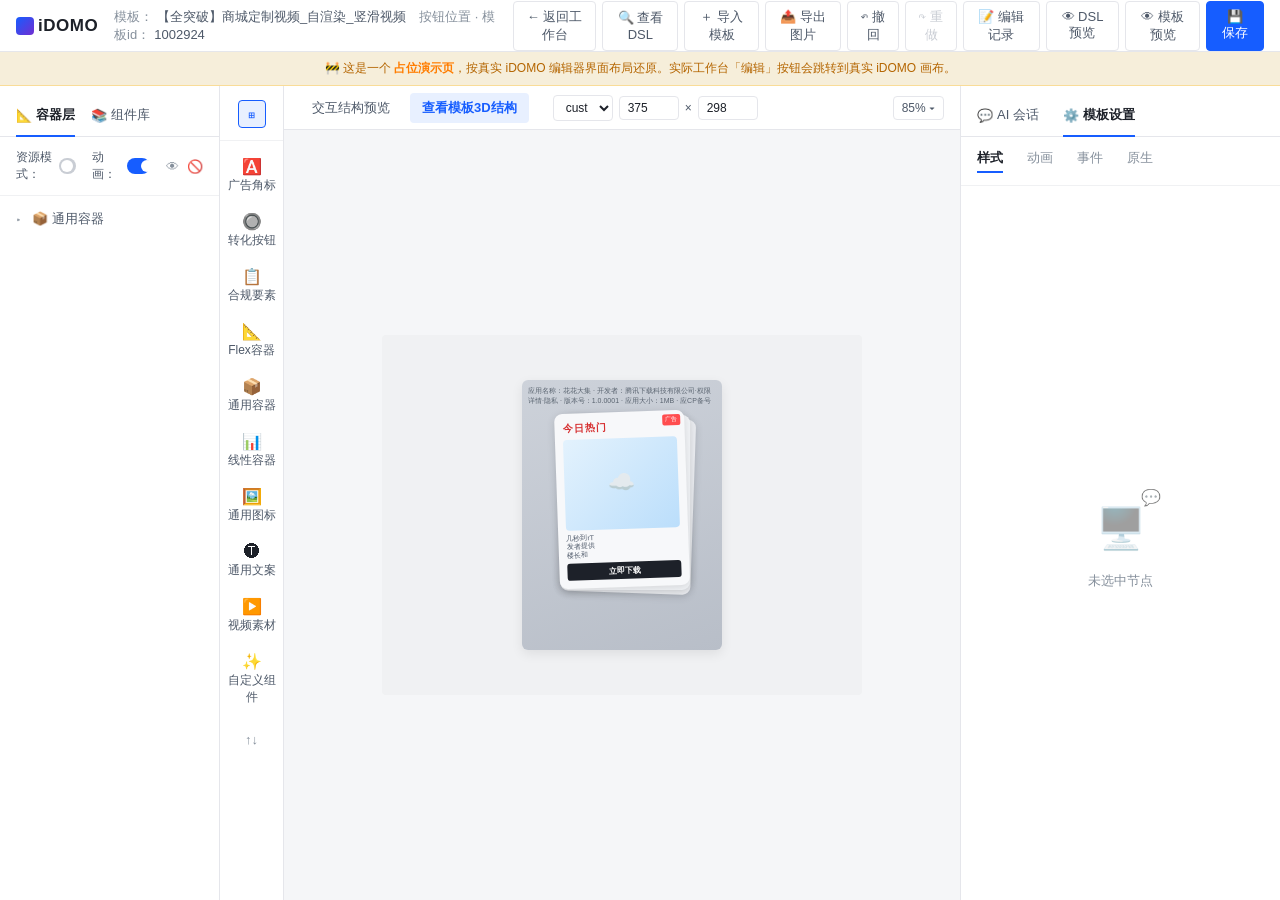
<file: idomo-editor.html>
<!doctype html>
<html lang="zh-CN">
<head>
  <meta charset="utf-8" />
  <meta name="viewport" content="width=device-width,initial-scale=1" />
  <title>iDOMO 模板编辑器（占位演示）</title>
  <style>
    :root {
      --bg: #f5f6f8;
      --panel: #ffffff;
      --line: #e5e6eb;
      --line-2: #f0f1f3;
      --t1: #1d2129;
      --t2: #4e5969;
      --t3: #86909c;
      --t4: #c9cdd4;
      --brand: #165DFF;
      --brand-soft: #e8f0ff;
      --green: #00B96B;
      --warn: #ff7d00;
    }
    * { box-sizing: border-box; }
    body {
      margin: 0;
      font-family: -apple-system, BlinkMacSystemFont, 'PingFang SC', 'Microsoft YaHei', sans-serif;
      background: var(--bg);
      color: var(--t1);
      height: 100vh;
      display: flex;
      flex-direction: column;
      font-size: 13px;
    }

    /* ============ 顶部 toolbar ============ */
    .toolbar {
      height: 52px;
      background: var(--panel);
      border-bottom: 1px solid var(--line);
      display: flex;
      align-items: center;
      padding: 0 16px;
      gap: 16px;
      flex-shrink: 0;
    }
    .toolbar .logo {
      font-weight: 800;
      color: var(--t1);
      font-size: 17px;
      letter-spacing: 0.5px;
      display: flex;
      align-items: center;
      gap: 4px;
    }
    .toolbar .logo::before {
      content: '';
      width: 18px; height: 18px;
      background: linear-gradient(135deg, #165DFF, #722ed1);
      border-radius: 4px;
      display: inline-block;
    }
    .toolbar .crumb {
      color: var(--t3);
      font-size: 13px;
    }
    .toolbar .crumb b {
      color: var(--t2);
      font-weight: 500;
      margin: 0 4px;
    }
    .toolbar .crumb .crumb-id {
      color: var(--t3);
      margin-left: 6px;
    }
    .toolbar .actions {
      margin-left: auto;
      display: flex;
      gap: 6px;
    }
    .toolbar .actions button {
      padding: 6px 12px;
      border-radius: 4px;
      font-size: 13px;
      cursor: pointer;
      background: var(--panel);
      border: 1px solid var(--line);
      color: var(--t2);
      display: inline-flex;
      align-items: center;
      gap: 4px;
      transition: all 0.15s;
    }
    .toolbar .actions button:hover {
      color: var(--brand);
      border-color: var(--brand);
    }
    .toolbar .actions button.primary {
      background: var(--brand);
      border-color: var(--brand);
      color: #fff;
    }
    .toolbar .actions button.primary:hover {
      background: #0e4dd8;
      color: #fff;
    }
    .toolbar .actions button.disabled {
      color: var(--t4);
      cursor: not-allowed;
    }

    /* ============ 主体四栏 ============ */
    .editor-body {
      flex: 1;
      display: grid;
      grid-template-columns: 220px 64px 1fr 320px;
      min-height: 0;
      background: var(--bg);
    }

    /* ============ 左 1 · 容器层 / 组件库 ============ */
    .panel-layers {
      background: var(--panel);
      border-right: 1px solid var(--line);
      display: flex;
      flex-direction: column;
      overflow: hidden;
    }
    .tabs {
      display: flex;
      padding: 12px 16px 0;
      border-bottom: 1px solid var(--line);
      gap: 16px;
      flex-shrink: 0;
    }
    .tabs .tab {
      padding: 8px 0 12px;
      font-size: 13px;
      color: var(--t2);
      cursor: pointer;
      position: relative;
      display: inline-flex;
      align-items: center;
      gap: 4px;
    }
    .tabs .tab.active {
      color: var(--t1);
      font-weight: 600;
    }
    .tabs .tab.active::after {
      content: '';
      position: absolute;
      left: 0; right: 0; bottom: -1px;
      height: 2px;
      background: var(--brand);
    }
    .tabs .tab .ic { font-size: 13px; }

    .res-toggles {
      padding: 12px 16px;
      display: flex;
      gap: 16px;
      align-items: center;
      border-bottom: 1px solid var(--line-2);
      flex-shrink: 0;
    }
    .toggle {
      display: inline-flex;
      align-items: center;
      gap: 6px;
      font-size: 12px;
      color: var(--t2);
    }
    .switch {
      width: 28px; height: 16px;
      border-radius: 16px;
      background: #c9cdd4;
      position: relative;
      cursor: pointer;
      transition: background 0.2s;
    }
    .switch::after {
      content: '';
      position: absolute;
      top: 2px; left: 2px;
      width: 12px; height: 12px;
      border-radius: 50%;
      background: #fff;
      transition: left 0.2s;
    }
    .switch.on {
      background: var(--brand);
    }
    .switch.on::after { left: 14px; }

    .res-eyes {
      margin-left: auto;
      display: flex;
      gap: 8px;
      color: var(--t3);
    }
    .res-eyes span { cursor: pointer; }

    .layer-tree {
      flex: 1;
      overflow: auto;
      padding: 8px 0;
    }
    .layer-item {
      padding: 6px 16px;
      color: var(--t2);
      cursor: pointer;
      display: flex;
      align-items: center;
      gap: 4px;
      font-size: 13px;
    }
    .layer-item .caret {
      width: 12px;
      color: var(--t3);
      font-size: 10px;
      display: inline-block;
    }
    .layer-item:hover {
      background: var(--brand-soft);
    }
    .layer-item.active {
      background: var(--brand-soft);
      color: var(--brand);
    }
    .layer-item.indent {
      padding-left: 36px;
    }
    .layer-item.indent2 {
      padding-left: 52px;
    }

    /* ============ 左 2 · 组件库竖排 ============ */
    .panel-comps {
      background: var(--panel);
      border-right: 1px solid var(--line);
      overflow-y: auto;
      padding: 8px 0;
    }
    .comp-grid-toggle {
      display: flex;
      justify-content: center;
      padding: 6px 0 12px;
      border-bottom: 1px solid var(--line-2);
      margin-bottom: 8px;
    }
    .comp-grid-toggle .ic-btn {
      width: 28px; height: 28px;
      border: 1px solid var(--line);
      border-radius: 4px;
      display: flex;
      align-items: center;
      justify-content: center;
      color: var(--t2);
      cursor: pointer;
    }
    .comp-grid-toggle .ic-btn.active {
      color: var(--brand);
      border-color: var(--brand);
      background: var(--brand-soft);
    }
    .comp-item {
      padding: 10px 4px;
      text-align: center;
      cursor: pointer;
      color: var(--t2);
      transition: all 0.15s;
    }
    .comp-item:hover {
      background: var(--brand-soft);
      color: var(--brand);
    }
    .comp-item .ic {
      font-size: 16px;
      display: block;
      margin-bottom: 2px;
      color: var(--t1);
      line-height: 1;
    }
    .comp-item .label {
      font-size: 12px;
    }
    .comp-item.scroll-end {
      padding-top: 16px;
      color: var(--t3);
    }

    /* ============ 中 · 画布区 ============ */
    .canvas-area {
      display: flex;
      flex-direction: column;
      background: var(--bg);
      overflow: hidden;
      position: relative;
    }
    .canvas-toolbar {
      height: 44px;
      background: var(--panel);
      border-bottom: 1px solid var(--line);
      padding: 0 16px;
      display: flex;
      align-items: center;
      gap: 8px;
      flex-shrink: 0;
    }
    .canvas-tab {
      padding: 6px 12px;
      border-radius: 4px;
      cursor: pointer;
      color: var(--t2);
      font-size: 13px;
    }
    .canvas-tab.active {
      background: var(--brand-soft);
      color: var(--brand);
      font-weight: 600;
    }
    .canvas-toolbar .seg {
      margin-left: 16px;
      display: inline-flex;
      align-items: center;
      gap: 6px;
      color: var(--t2);
      font-size: 12px;
    }
    .canvas-toolbar .seg select,
    .canvas-toolbar .seg input {
      padding: 4px 8px;
      border: 1px solid var(--line);
      border-radius: 4px;
      color: var(--t1);
      background: var(--panel);
      font-size: 12px;
      width: 60px;
    }
    .canvas-toolbar .zoom-display {
      margin-left: auto;
      color: var(--t2);
      font-size: 12px;
      padding: 4px 8px;
      border: 1px solid var(--line);
      border-radius: 4px;
      cursor: pointer;
    }

    .canvas-stage {
      flex: 1;
      overflow: auto;
      display: flex;
      align-items: center;
      justify-content: center;
      padding: 40px;
    }
    .canvas-frame {
      width: 480px;
      height: 360px;
      background: #f0f1f3;
      border-radius: 4px;
      display: flex;
      align-items: center;
      justify-content: center;
      position: relative;
    }
    .device {
      width: 200px;
      height: 270px;
      background: linear-gradient(160deg, #cdd2da 0%, #b8bec8 100%);
      border-radius: 6px;
      position: relative;
      box-shadow: 0 4px 12px rgba(0,0,0,0.08);
      overflow: hidden;
    }
    /* 顶部说明小字 */
    .device .top-hint {
      position: absolute;
      top: 6px; left: 6px; right: 6px;
      font-size: 7px;
      color: #5a6470;
      line-height: 1.4;
    }
    /* 三张创意广告卡片堆叠 */
    .ad-stack {
      position: absolute;
      top: 32px;
      left: 50%;
      transform: translateX(-50%) rotate(-2deg);
      width: 130px;
      height: 175px;
    }
    .ad-card {
      position: absolute;
      width: 100%;
      height: 100%;
      background: #f7f8fa;
      border-radius: 8px;
      box-shadow: 0 2px 8px rgba(0,0,0,0.12);
      padding: 8px;
      display: flex;
      flex-direction: column;
      gap: 4px;
    }
    .ad-card.back {
      transform: translate(6px, 6px) rotate(4deg);
      background: #eaecf0;
    }
    .ad-card.middle {
      transform: translate(3px, 3px) rotate(2deg);
      background: #f1f3f6;
    }
    .ad-card .ad-title {
      font-size: 10px;
      font-weight: 800;
      color: #d63031;
      letter-spacing: 1px;
    }
    .ad-card .ad-img {
      flex: 1;
      background: linear-gradient(135deg, #e3f2fd 0%, #bbdefb 100%);
      border-radius: 4px;
      position: relative;
      display: flex;
      align-items: center;
      justify-content: center;
      font-size: 22px;
    }
    .ad-card .ad-text {
      font-size: 7px;
      color: #4e5969;
      line-height: 1.2;
    }
    .ad-card .ad-cta {
      background: #1d2129;
      color: #fff;
      font-size: 8px;
      padding: 3px;
      border-radius: 3px;
      text-align: center;
      font-weight: 600;
    }
    .ad-card .ad-tag {
      position: absolute;
      top: 4px;
      right: 4px;
      background: #ff4d4f;
      color: #fff;
      font-size: 6px;
      padding: 1px 3px;
      border-radius: 2px;
    }

    /* ============ 右 · AI会话 / 模板设置 ============ */
    .panel-right {
      background: var(--panel);
      border-left: 1px solid var(--line);
      display: flex;
      flex-direction: column;
      overflow: hidden;
    }
    .panel-right .tabs {
      padding: 12px 16px 0;
      gap: 24px;
    }
    .sub-tabs {
      display: flex;
      gap: 24px;
      padding: 12px 16px;
      border-bottom: 1px solid var(--line-2);
      flex-shrink: 0;
    }
    .sub-tab {
      font-size: 13px;
      color: var(--t3);
      cursor: pointer;
      padding-bottom: 4px;
    }
    .sub-tab.active {
      color: var(--t1);
      font-weight: 600;
      border-bottom: 2px solid var(--brand);
    }

    .empty-state {
      flex: 1;
      display: flex;
      flex-direction: column;
      align-items: center;
      justify-content: center;
      color: var(--t3);
      gap: 12px;
    }
    .empty-state .empty-ic {
      width: 64px; height: 64px;
      display: flex;
      align-items: center;
      justify-content: center;
      font-size: 40px;
      opacity: 0.5;
      position: relative;
    }
    .empty-state .empty-ic::after {
      content: '💬';
      position: absolute;
      top: -8px; right: -8px;
      font-size: 16px;
    }
    .empty-state .empty-tip {
      font-size: 13px;
    }

    /* ============ 占位提示条 ============ */
    .placeholder-banner {
      padding: 8px 16px;
      background: rgba(255, 178, 0, 0.12);
      color: #b46500;
      font-size: 12px;
      text-align: center;
      border-bottom: 1px solid rgba(255,178,0,0.3);
      flex-shrink: 0;
    }
    .placeholder-banner b { color: #ff7d00; }

    /* 滚动条 */
    ::-webkit-scrollbar { width: 8px; height: 8px; }
    ::-webkit-scrollbar-thumb { background: var(--line); border-radius: 4px; }
    ::-webkit-scrollbar-thumb:hover { background: var(--t4); }
  </style>
</head>
<body>

  <!-- ============ 顶部 toolbar ============ -->
  <div class="toolbar">
    <span class="logo">iDOMO</span>
    <span class="crumb">
      模板：<b id="tplName">—</b>
      <span class="crumb-id">按钮位置 · 模板id：<b id="tplId">—</b></span>
    </span>
    <div class="actions">
      <button onclick="if(history.length>1) history.back(); else window.close();">← 返回工作台</button>
      <button>🔍 查看DSL</button>
      <button>＋ 导入模板</button>
      <button>📤 导出图片</button>
      <button>↶ 撤回</button>
      <button class="disabled">↷ 重做</button>
      <button>📝 编辑记录</button>
      <button>👁 DSL预览</button>
      <button>👁 模板预览</button>
      <button class="primary">💾 保存</button>
    </div>
  </div>

  <!-- 占位说明条 -->
  <div class="placeholder-banner">
    🚧 这是一个 <b>占位演示页</b>，按真实 iDOMO 编辑器界面布局还原。实际工作台「编辑」按钮会跳转到真实 iDOMO 画布。
  </div>

  <!-- ============ 主体四栏 ============ -->
  <div class="editor-body">

    <!-- 左 1 · 容器层 -->
    <div class="panel-layers">
      <div class="tabs">
        <span class="tab active"><span class="ic">📐</span>容器层</span>
        <span class="tab"><span class="ic">📚</span>组件库</span>
      </div>
      <div class="res-toggles">
        <span class="toggle">资源模式：<span class="switch"></span></span>
        <span class="toggle">动画：<span class="switch on"></span></span>
        <span class="res-eyes">
          <span title="显示">👁</span>
          <span title="隐藏">🚫</span>
        </span>
      </div>
      <div class="layer-tree">
        <div class="layer-item">
          <span class="caret">▸</span>
          <span>📦 通用容器</span>
        </div>
      </div>
    </div>

    <!-- 左 2 · 组件库竖排 -->
    <div class="panel-comps">
      <div class="comp-grid-toggle">
        <div class="ic-btn active" title="组件库网格">⊞</div>
      </div>
      <div class="comp-item">
        <span class="ic">🅰️</span>
        <span class="label">广告角标</span>
      </div>
      <div class="comp-item">
        <span class="ic">🔘</span>
        <span class="label">转化按钮</span>
      </div>
      <div class="comp-item">
        <span class="ic">📋</span>
        <span class="label">合规要素</span>
      </div>
      <div class="comp-item">
        <span class="ic">📐</span>
        <span class="label">Flex容器</span>
      </div>
      <div class="comp-item">
        <span class="ic">📦</span>
        <span class="label">通用容器</span>
      </div>
      <div class="comp-item">
        <span class="ic">📊</span>
        <span class="label">线性容器</span>
      </div>
      <div class="comp-item">
        <span class="ic">🖼️</span>
        <span class="label">通用图标</span>
      </div>
      <div class="comp-item">
        <span class="ic">🅣</span>
        <span class="label">通用文案</span>
      </div>
      <div class="comp-item">
        <span class="ic">▶️</span>
        <span class="label">视频素材</span>
      </div>
      <div class="comp-item">
        <span class="ic">✨</span>
        <span class="label">自定义组件</span>
      </div>
      <div class="comp-item scroll-end">
        ↑↓
      </div>
    </div>

    <!-- 中 · 画布 -->
    <div class="canvas-area">
      <div class="canvas-toolbar">
        <span class="canvas-tab">交互结构预览</span>
        <span class="canvas-tab active">查看模板3D结构</span>
        <span class="seg">
          <select><option>custom</option></select>
          <input type="text" value="375" /> ×
          <input type="text" value="298" />
        </span>
        <span class="zoom-display">85% ▾</span>
      </div>
      <div class="canvas-stage">
        <div class="canvas-frame">
          <div class="device">
            <div class="top-hint">
              应用名称：花花大集 · 开发者：腾讯下载科技有限公司·权限<br/>
              详情·隐私 · 版本号：1.0.0001 · 应用大小：1MB · 应CP备号
            </div>
            <div class="ad-stack">
              <!-- 后层 -->
              <div class="ad-card back">
                <div class="ad-img">☁️</div>
              </div>
              <!-- 中层 -->
              <div class="ad-card middle">
                <div class="ad-img">☁️</div>
              </div>
              <!-- 前层（选中态） -->
              <div class="ad-card">
                <div class="ad-tag">广告</div>
                <div class="ad-title">今日热门</div>
                <div class="ad-img">☁️</div>
                <div class="ad-text">
                  几秒到rT<br/>
                  发者提供<br/>
                  楼长和
                </div>
                <div class="ad-cta">立即下载</div>
              </div>
            </div>
          </div>
        </div>
      </div>
    </div>

    <!-- 右 · AI会话 / 模板设置 -->
    <div class="panel-right">
      <div class="tabs">
        <span class="tab"><span class="ic">💬</span>AI 会话</span>
        <span class="tab active"><span class="ic">⚙️</span>模板设置</span>
      </div>
      <div class="sub-tabs">
        <span class="sub-tab active">样式</span>
        <span class="sub-tab">动画</span>
        <span class="sub-tab">事件</span>
        <span class="sub-tab">原生</span>
      </div>
      <div class="empty-state">
        <div class="empty-ic">🖥️</div>
        <div class="empty-tip">未选中节点</div>
      </div>
    </div>

  </div>

  <script>
    // 接收来自工作台的模板信息
    const params = new URLSearchParams(location.search);
    const id = params.get('id') || '1002924';
    const name = params.get('name') || '【全突破】商城定制视频_自渲染_竖滑视频';
    document.getElementById('tplName').textContent = name;
    document.getElementById('tplId').textContent = id;
    document.title = `编辑 · ${name} · iDOMO`;

    // 简单的 tab 切换交互（仅样式，不真切换内容）
    document.querySelectorAll('.tabs').forEach(group => {
      group.querySelectorAll('.tab').forEach(tab => {
        tab.addEventListener('click', () => {
          group.querySelectorAll('.tab').forEach(t => t.classList.remove('active'));
          tab.classList.add('active');
        });
      });
    });
    document.querySelectorAll('.sub-tab').forEach(t => {
      t.addEventListener('click', () => {
        document.querySelectorAll('.sub-tab').forEach(x => x.classList.remove('active'));
        t.classList.add('active');
      });
    });
    document.querySelectorAll('.canvas-tab').forEach(t => {
      t.addEventListener('click', () => {
        document.querySelectorAll('.canvas-tab').forEach(x => x.classList.remove('active'));
        t.classList.add('active');
      });
    });
    // 资源模式 / 动画开关
    document.querySelectorAll('.switch').forEach(sw => {
      sw.addEventListener('click', () => sw.classList.toggle('on'));
    });
  </script>
</body>
</html>
</file>
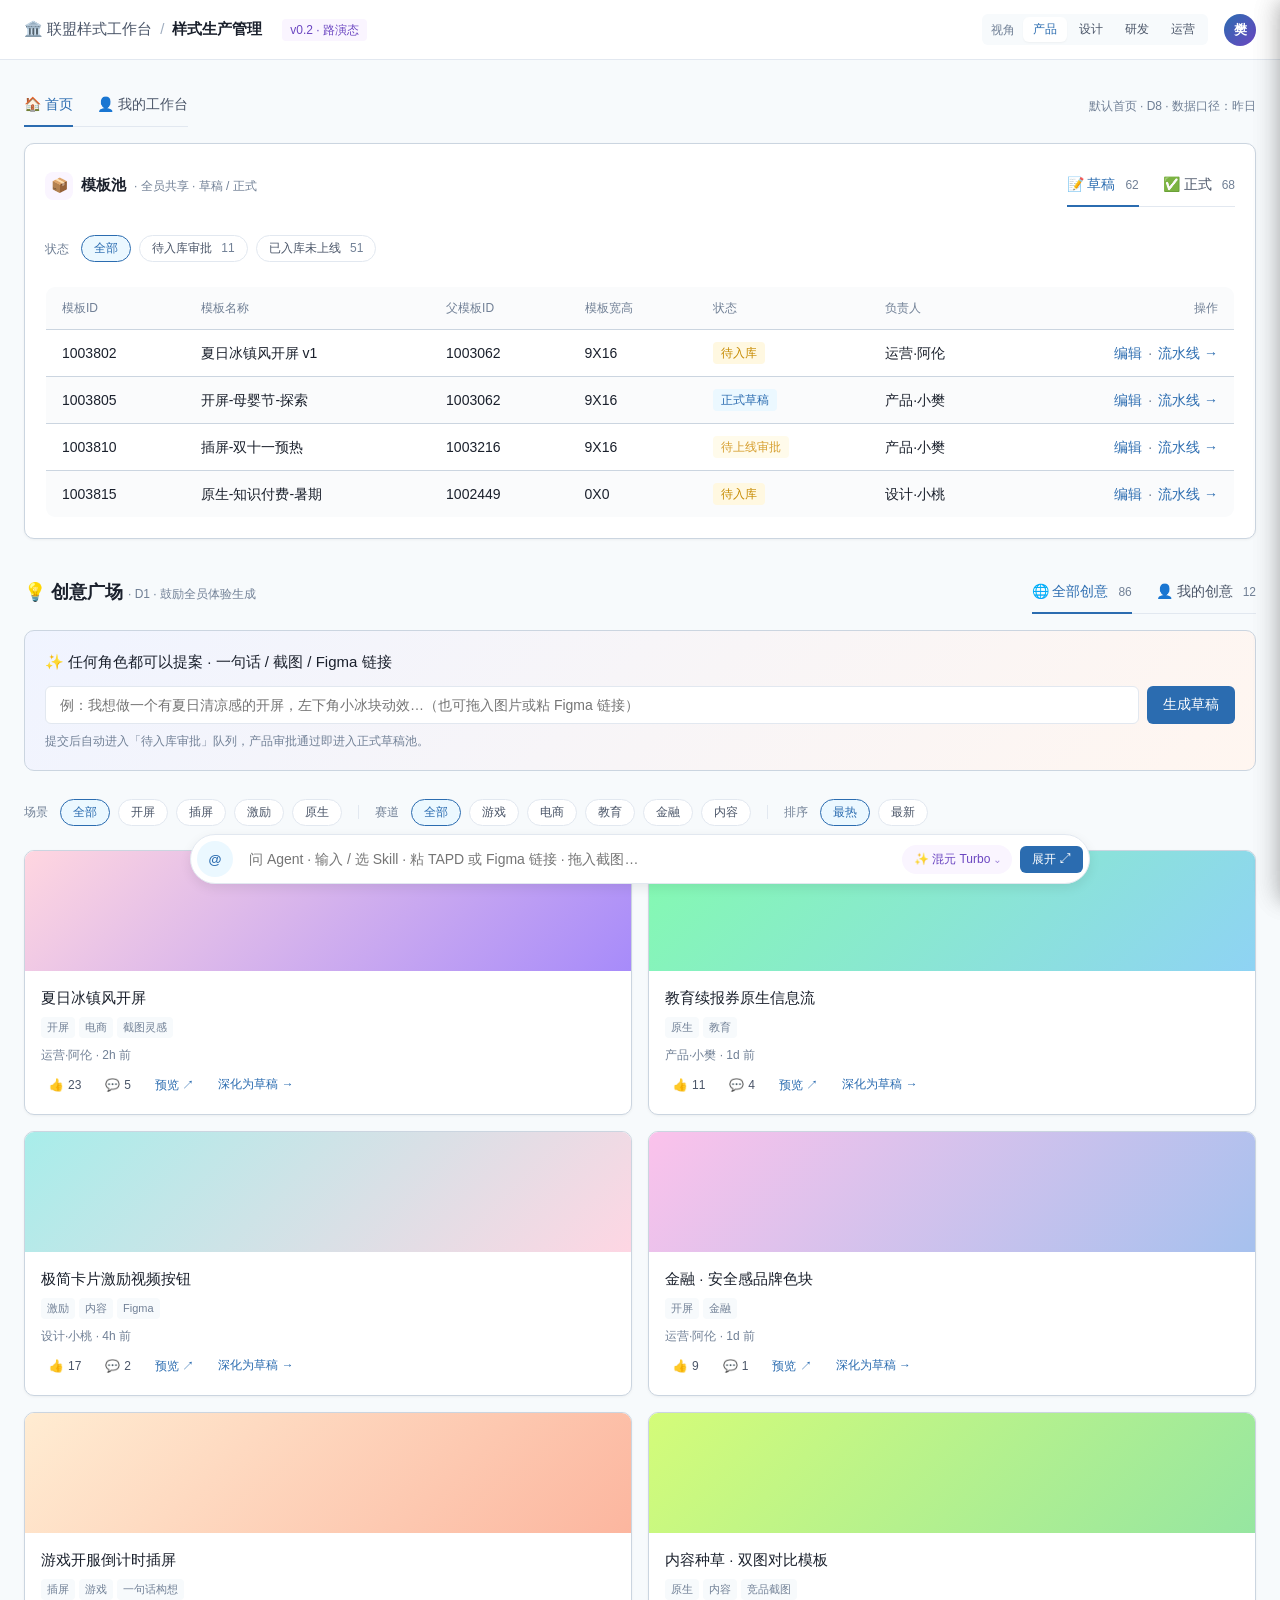
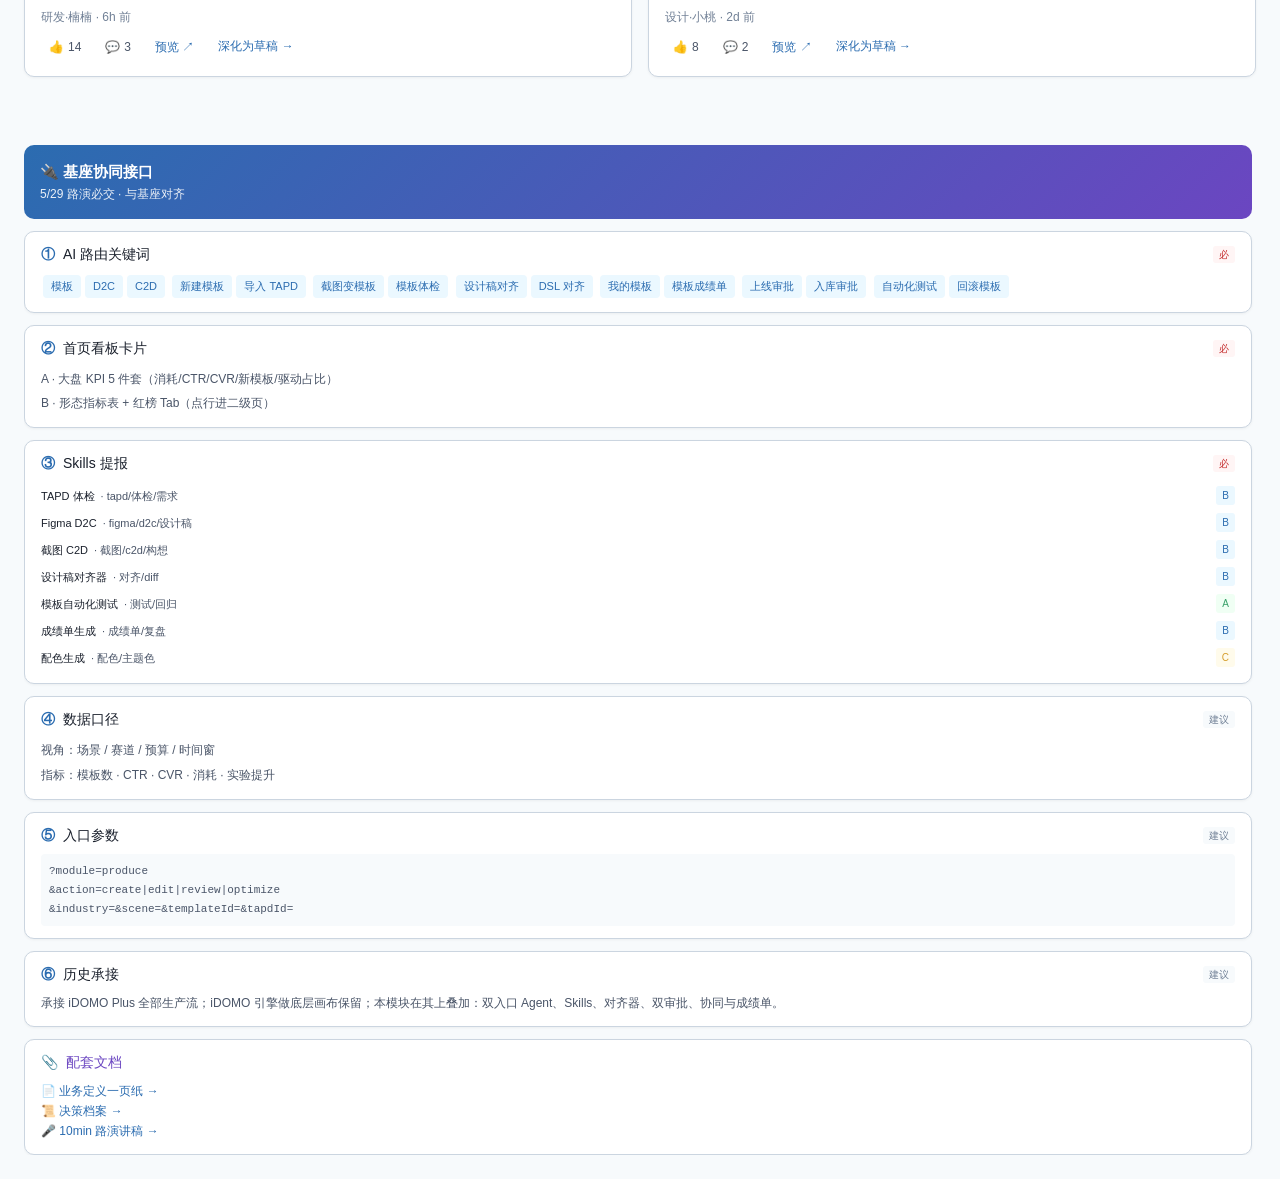
<file: legacy.html>
<!DOCTYPE html>
<html lang="zh-CN">
<head>
<meta charset="UTF-8" />
<meta name="viewport" content="width=device-width, initial-scale=1.0" />
<title>样式生产管理 · 联盟样式工作台子模块 Demo</title>
<link rel="stylesheet" href="./styles/tokens.css" />
<link rel="stylesheet" href="./styles/main.css" />
</head>
<body>
<!-- ========== 顶部导航 ========== -->
<header class="topbar">
  <div class="topbar-left">
    <a class="breadcrumb" href="https://yi0702.github.io/workbench-foundation/index.html" target="_blank">
      <span class="breadcrumb-home">🏛️ 联盟样式工作台</span>
      <span class="breadcrumb-sep">/</span>
      <span class="breadcrumb-current">样式生产管理</span>
    </a>
    <span class="ver-badge">v0.2 · 路演态</span>
  </div>
  <div class="topbar-right">
    <div class="role-switch" id="roleSwitch">
      <span class="role-label">视角</span>
      <button class="role-btn active" data-role="product">产品</button>
      <button class="role-btn" data-role="design">设计</button>
      <button class="role-btn" data-role="dev">研发</button>
      <button class="role-btn" data-role="ops">运营</button>
    </div>
    <div class="user-avatar" title="产品 · 小樊">樊</div>
  </div>
</header>

<!-- ========== 主体 ========== -->
<main class="layout">
  <!-- 中央内容 -->
  <section class="content">

    <!-- 1. 工作台：首页 / 我的工作台 -->
    <div id="dashboard" class="section">
      <div class="section-head">
        <div class="tab-group" role="tablist">
          <button class="tab active" data-tab="overview">🏠 首页</button>
          <button class="tab" data-tab="mine">👤 我的工作台</button>
        </div>
        <div class="section-head-aside">
          <span class="muted">默认首页 · D8 · 数据口径：昨日</span>
        </div>
      </div>

      <!-- ============ 首页 Tab ============ -->
      <div class="tab-pane active" data-pane="overview">

        <!-- ⓘ 首页已收敛：大盘 / 实验 / 形态数据已迁移到「基座工作台首页」统一呈现，本模块首页保留「模板池」作为生产入口 -->

        <!-- ========== 模板池：草稿 / 正式（首页可见，全员共享） ========== -->
        <div id="pool" class="board-card">
          <div class="board-card-head">
            <span class="board-card-icon chart">📦</span>
            <span class="board-card-title">模板池</span>
            <span class="muted">· 全员共享 · 草稿 / 正式</span>
            <div class="board-card-aside">
              <div class="tab-group pool-tabs" role="tablist">
                <button class="tab active" data-pooltab="draft">📝 草稿 <span class="muted-num">62</span></button>
                <button class="tab" data-pooltab="formal">✅ 正式 <span class="muted-num">68</span></button>
              </div>
            </div>
          </div>

          <!-- 草稿 Tab -->
          <div class="pool-pane active" data-pane="draft">
            <div class="filter-bar">
              <span class="filter-label">状态</span>
              <button class="pill active">全部</button>
              <button class="pill">待入库审批 <span class="muted-num">11</span></button>
              <button class="pill">已入库未上线 <span class="muted-num">51</span></button>
            </div>
            <table class="data-table plain-table">
              <thead><tr><th>模板ID</th><th>模板名称</th><th>父模板ID</th><th>模板宽高</th><th>状态</th><th>负责人</th><th class="col-act">操作</th></tr></thead>
              <tbody>
                <tr class="tpl-row"><td>1003802</td><td>夏日冰镇风开屏 v1</td><td>1003062</td><td>9X16</td><td><span class="badge waitin">待入库</span></td><td>运营·阿伦</td><td class="col-act"><a class="link" href="javascript:void(0)" data-edit="1003802">编辑</a><span class="act-sep">·</span><a class="link" href="javascript:void(0)" data-pipeline="1003802">流水线 →</a></td></tr>
                <tr class="tpl-row"><td>1003805</td><td>开屏-母婴节-探索</td><td>1003062</td><td>9X16</td><td><span class="badge draft">正式草稿</span></td><td>产品·小樊</td><td class="col-act"><a class="link" href="javascript:void(0)" data-edit="1003805">编辑</a><span class="act-sep">·</span><a class="link" href="javascript:void(0)" data-pipeline="1003805">流水线 →</a></td></tr>
                <tr class="tpl-row"><td>1003810</td><td>插屏-双十一预热</td><td>1003216</td><td>9X16</td><td><span class="badge wait">待上线审批</span></td><td>产品·小樊</td><td class="col-act"><a class="link" href="javascript:void(0)" data-edit="1003810">编辑</a><span class="act-sep">·</span><a class="link" href="javascript:void(0)" data-pipeline="1003810">流水线 →</a></td></tr>
                <tr class="tpl-row"><td>1003815</td><td>原生-知识付费-暑期</td><td>1002449</td><td>0X0</td><td><span class="badge waitin">待入库</span></td><td>设计·小桃</td><td class="col-act"><a class="link" href="javascript:void(0)" data-edit="1003815">编辑</a><span class="act-sep">·</span><a class="link" href="javascript:void(0)" data-pipeline="1003815">流水线 →</a></td></tr>
              </tbody>
            </table>
          </div>

          <!-- 正式 Tab -->
          <div class="pool-pane" data-pane="formal">
            <div class="filter-bar">
              <span class="filter-label">状态</span>
              <button class="pill active">全部</button>
              <button class="pill">已上线</button>
              <button class="pill">已下线/归档</button>
            </div>
            <table class="data-table plain-table">
              <thead><tr><th>模板ID</th><th>模板名称</th><th>父模板ID</th><th>模板宽高</th><th>消耗</th><th>CTR</th><th>实验提升</th><th class="col-act">操作</th></tr></thead>
              <tbody>
                <tr class="tpl-row"><td>1003690</td><td>【小店】弹窗+商品信息_自渲染_信息流_视频_图文</td><td>1002819</td><td>0X0</td><td>¥421w</td><td>9.85%</td><td class="up">+38%</td><td class="col-act"><a class="link" href="javascript:void(0)" data-edit="1003690">编辑</a><span class="act-sep">·</span><a class="link" href="javascript:void(0)" data-report="1003690">成绩单 →</a></td></tr>
                <tr class="tpl-row"><td>1003723</td><td>双端_激励_1003723模板</td><td>1003680</td><td>9X16</td><td>¥412w</td><td>62.5%</td><td class="up">+27%</td><td class="col-act"><a class="link" href="javascript:void(0)" data-edit="1003723">编辑</a><span class="act-sep">·</span><a class="link" href="javascript:void(0)" data-report="1003723">成绩单 →</a></td></tr>
                <tr class="tpl-row"><td>1003721</td><td>商品信息_系统弹窗_插屏半屏-9x16视频-大区域-左下</td><td>1003216</td><td>9X16</td><td>¥182w</td><td>25.6%</td><td class="up">+24%</td><td class="col-act"><a class="link" href="javascript:void(0)" data-edit="1003721">编辑</a><span class="act-sep">·</span><a class="link" href="javascript:void(0)" data-report="1003721">成绩单 →</a></td></tr>
                <tr class="tpl-row"><td>1001023</td><td>【全突破】自渲染_信息流_图片_透明模板</td><td>—</td><td>0X0</td><td>¥274w</td><td>8.49%</td><td>-</td><td class="col-act"><a class="link" href="javascript:void(0)" data-edit="1001023">编辑</a><span class="act-sep">·</span><a class="link" href="javascript:void(0)" data-report="1001023">成绩单 →</a></td></tr>
              </tbody>
            </table>
          </div>
        </div>
        <!-- ========== /模板池 ========== -->

      </div>
      <!-- ============ /首页 Tab ============ -->

      <!-- ============ 我的工作台 Tab ============ -->
      <div class="tab-pane" data-pane="mine">
        <div class="tab-group sub" role="tablist">
          <button class="subtab active" data-subtab="own">📂 我参与的</button>
          <button class="subtab" data-subtab="fav">⭐ 我收藏的</button>
          <button class="subtab role-only" data-subtab="approve">✅ 待我审批 <span class="dot">3</span></button>
        </div>

        <!-- 我参与的：实验数据看板 + 模板列表（参考图3） -->
        <div class="subtab-pane active" data-pane="own">

          <!-- ========== 我的实验数据看板 ========== -->
          <div class="board-card my-exp-board">
            <div class="board-card-head">
              <span class="board-card-icon chart">🧪</span>
              <span class="board-card-title">我当前的实验数据</span>
              <span class="muted">3 个在跑实验 · 5 个已全量 · 数据口径：昨日</span>
              <span class="board-card-aside">
                <a class="link sm" href="javascript:void(0)" id="goAllMyExp">查看我的全部实验 →</a>
              </span>
            </div>

            <!-- 我的实验 KPI 4 件套 -->
            <div class="kpi-row">
              <div class="kpi">
                <div class="kpi-label">🧪 在跑实验</div>
                <div class="kpi-num">3<small> 个</small></div>
                <div class="kpi-trend up">▲ 较上周 +1</div>
              </div>
              <div class="kpi">
                <div class="kpi-label">💵 我的实验消耗</div>
                <div class="kpi-num">98.4<small> 万元</small></div>
                <div class="kpi-trend up">▲ +12.6%</div>
              </div>
              <div class="kpi">
                <div class="kpi-label">📈 平均 GMV 提升</div>
                <div class="kpi-num">+18.2<small>%</small></div>
                <div class="kpi-trend up">▲ +3.1pp</div>
              </div>
              <div class="kpi">
                <div class="kpi-label">✅ 已全量 / 我提案</div>
                <div class="kpi-num">5<small> / 8</small></div>
                <div class="kpi-trend up">▲ 通过率 62.5%</div>
              </div>
            </div>

            <!-- 我的在跑实验列表 -->
            <div class="my-exp-list">
              <div class="my-exp-list-title">▶ 在跑中的实验</div>
              <table class="data-table plain-table compact">
                <thead>
                  <tr>
                    <th>实验名称</th>
                    <th>关联模板</th>
                    <th>状态</th>
                    <th>消耗</th>
                    <th>GMV</th>
                    <th>CTR</th>
                    <th>CVR</th>
                    <th class="col-act">操作</th>
                  </tr>
                </thead>
                <tbody>
                  <tr>
                    <td>双端_插屏半屏_左下大区域商品信息实验</td>
                    <td><a class="link" href="javascript:void(0)" data-pipeline="1003721">1003721</a></td>
                    <td><span class="exp-status st-running">运行中 · 第 6 天</span></td>
                    <td class="up">▲ +2.10%</td>
                    <td class="up">▲ +5.40%</td>
                    <td class="up">▲ +0.62%</td>
                    <td class="up">▲ +0.31%</td>
                    <td class="col-act"><a class="link" href="javascript:void(0)">🔗 查看</a></td>
                  </tr>
                  <tr>
                    <td>双端_开插激励原生_26Y618模板上线实验</td>
                    <td><a class="link" href="javascript:void(0)" data-pipeline="1003737">1003737</a></td>
                    <td><span class="exp-status st-running">运行中 · 第 3 天</span></td>
                    <td class="up">▲ +0.06%</td>
                    <td class="up">▲ +0.17%</td>
                    <td class="down">▼ -0.10%</td>
                    <td class="down">▼ -0.01%</td>
                    <td class="col-act"><a class="link" href="javascript:void(0)">🔗 查看</a></td>
                  </tr>
                  <tr>
                    <td>双端_插屏半屏_炫光岛屿_16x9 模板实验</td>
                    <td><a class="link" href="javascript:void(0)" data-pipeline="1003769">1003769</a></td>
                    <td><span class="exp-status st-running">运行中 · 第 2 天</span></td>
                    <td class="up">▲ +1.85%</td>
                    <td class="up">▲ +2.24%</td>
                    <td class="up">▲ +0.45%</td>
                    <td class="up">▲ +0.12%</td>
                    <td class="col-act"><a class="link" href="javascript:void(0)">🔗 查看</a></td>
                  </tr>
                </tbody>
              </table>
            </div>
          </div>
          <!-- ========== /我的实验数据看板 ========== -->

          <div class="my-tpl-section-title">📂 我参与的模板列表</div>
          <div class="table-toolbar">
            <input class="search-input" id="myTplSearch" placeholder="搜索模板 ID / 名称 / 父模板…" />
            <div class="table-toolbar-right" id="myTplStageFilter">
              <button class="pill active" data-stage="all">全部</button>
              <button class="pill" data-stage="编辑中">编辑中</button>
              <button class="pill" data-stage="测试中">测试中</button>
              <button class="pill" data-stage="草稿上线">草稿上线</button>
              <button class="pill" data-stage="实验中">实验中</button>
              <button class="pill" data-stage="已上线">已上线</button>
            </div>
          </div>
          <table class="data-table plain-table">
            <thead>
              <tr>
                <th>模板ID</th>
                <th>模板名称</th>
                <th>父模板ID</th>
                <th>模板宽高</th>
                <th>创意规格IDS</th>
                <th>当前阶段</th>
                <th class="col-act">操作</th>
              </tr>
            </thead>
            <tbody>
              <tr class="tpl-row" data-tpl="1003690">
                <td>1003690</td>
                <td>【小店】弹窗+商品信息_自渲染_信息流_视频_图文</td>
                <td>1002819</td>
                <td>0X0</td>
                <td class="ids">2147,1766,351,865,2107,2106,1414,1413,1529,585,866,1874,862,1109</td>
                <td><span class="stage-pill stage-online">已上线</span></td>
                <td class="col-act">
                  <a class="link" href="javascript:void(0)" data-edit="1003690">编辑</a>
                  <span class="act-sep">·</span>
                  <a class="link" href="javascript:void(0)" data-report="1003690">成绩单 →</a>
                </td>
              </tr>
              <tr class="tpl-row" data-tpl="1003737">
                <td>1003737</td>
                <td>【小店】商品信息_直播氛围_自渲染_沉浸式_视频_图文</td>
                <td>1002449</td>
                <td>0X0</td>
                <td class="ids">866,585,1413,1414,1529,2107,2106,862,1109</td>
                <td><span class="stage-pill stage-exp">实验中</span></td>
                <td class="col-act">
                  <a class="link" href="javascript:void(0)" data-edit="1003737">编辑</a>
                  <span class="act-sep">·</span>
                  <a class="link" href="javascript:void(0)" data-pipeline="1003737">流水线 →</a>
                </td>
              </tr>
              <tr class="tpl-row" data-tpl="1003721">
                <td>1003721</td>
                <td>商品信息_系统弹窗_插屏半屏-9x16视频-大区域-左下</td>
                <td>1003216</td>
                <td>9X16</td>
                <td class="ids">1529,2107,2106,1414,1413,585,866,862,1109</td>
                <td><span class="stage-pill stage-draft">草稿上线</span></td>
                <td class="col-act">
                  <a class="link" href="javascript:void(0)" data-edit="1003721">编辑</a>
                  <span class="act-sep">·</span>
                  <a class="link" href="javascript:void(0)" data-pipeline="1003721">流水线 →</a>
                </td>
              </tr>
              <tr class="tpl-row" data-tpl="1003720">
                <td>1003720</td>
                <td>商品信息居上_系统弹窗_开屏_大按钮单向白手_竖滑视频</td>
                <td>1003062</td>
                <td>9X16</td>
                <td class="ids">866,1414,2106,2107,1413,585,1529,862,1109</td>
                <td><span class="stage-pill stage-test">测试中</span></td>
                <td class="col-act">
                  <a class="link" href="javascript:void(0)" data-edit="1003720">编辑</a>
                  <span class="act-sep">·</span>
                  <a class="link" href="javascript:void(0)" data-pipeline="1003720">流水线 →</a>
                </td>
              </tr>
              <tr class="tpl-row" data-tpl="1003719">
                <td>1003719</td>
                <td>商品信息居下_系统弹窗_摇扭用_开屏_大按钮单向白手</td>
                <td>1003062</td>
                <td>9X16</td>
                <td class="ids">866,1414,2106,2107,1413,585,1529,862,1109</td>
                <td><span class="stage-pill stage-edit">编辑中</span></td>
                <td class="col-act">
                  <a class="link" href="javascript:void(0)" data-edit="1003719">编辑</a>
                  <span class="act-sep">·</span>
                  <a class="link" href="javascript:void(0)" data-pipeline="1003719">流水线 →</a>
                </td>
              </tr>
              <tr class="tpl-row" data-tpl="1003728">
                <td>1003728</td>
                <td>[小说短剧]标准版深转激励-激励浏览(1735)</td>
                <td>1003380</td>
                <td>0X0</td>
                <td class="ids">1735</td>
                <td><span class="stage-pill stage-online">已上线</span></td>
                <td class="col-act">
                  <a class="link" href="javascript:void(0)" data-edit="1003728">编辑</a>
                  <span class="act-sep">·</span>
                  <a class="link" href="javascript:void(0)" data-report="1003728">成绩单 →</a>
                </td>
              </tr>
              <tr class="tpl-row" data-tpl="1003769">
                <td>1003769</td>
                <td>[26Y618][常规]插屏半屏_炫光岛屿_16x9视频</td>
                <td>1003396</td>
                <td>9X16</td>
                <td class="ids">865,351,1766,1874</td>
                <td><span class="stage-pill stage-exp">实验中</span></td>
                <td class="col-act">
                  <a class="link" href="javascript:void(0)" data-edit="1003769">编辑</a>
                  <span class="act-sep">·</span>
                  <a class="link" href="javascript:void(0)" data-pipeline="1003769">流水线 →</a>
                </td>
              </tr>
              <tr class="tpl-row" data-tpl="1003768">
                <td>1003768</td>
                <td>[26Y618][常规]插屏半屏_炫光岛屿_9x16视频</td>
                <td>1003395</td>
                <td>9X16</td>
                <td class="ids">585,866,1529,862,1109</td>
                <td><span class="stage-pill stage-edit">编辑中</span></td>
                <td class="col-act">
                  <a class="link" href="javascript:void(0)" data-edit="1003768">编辑</a>
                  <span class="act-sep">·</span>
                  <a class="link" href="javascript:void(0)" data-pipeline="1003768">流水线 →</a>
                </td>
              </tr>
            </tbody>
          </table>
        </div>

        <div class="subtab-pane" data-pane="fav">
          <div class="table-toolbar">
            <input class="search-input" placeholder="搜索我收藏的模板…" />
            <div class="table-toolbar-right">
              <span class="muted">共 4 个收藏</span>
            </div>
          </div>
          <table class="data-table plain-table">
            <thead>
              <tr>
                <th>模板ID</th>
                <th>模板名称</th>
                <th>形态</th>
                <th>消耗</th>
                <th>CTR</th>
                <th>实验提升</th>
                <th>收藏于</th>
                <th class="col-act">操作</th>
              </tr>
            </thead>
            <tbody>
              <tr class="tpl-row">
                <td>1003723</td>
                <td>双端_激励_1003723模板</td>
                <td>激励视频</td>
                <td>¥412w</td>
                <td>62.5%</td>
                <td class="up">+27%</td>
                <td>5/22</td>
                <td class="col-act">
                  <a class="link" href="javascript:void(0)" data-edit="1003723">编辑</a>
                  <span class="act-sep">·</span>
                  <a class="link" href="javascript:void(0)" data-report="1003723">成绩单 →</a>
                  <span class="act-sep">·</span>
                  <a class="link sm" href="javascript:void(0)" title="取消收藏">★</a>
                </td>
              </tr>
              <tr class="tpl-row">
                <td>1003720</td>
                <td>商品信息居上_系统弹窗_开屏_大按钮</td>
                <td>开屏</td>
                <td>¥421w</td>
                <td>9.85%</td>
                <td class="up">+22%</td>
                <td>5/18</td>
                <td class="col-act">
                  <a class="link" href="javascript:void(0)" data-edit="1003720">编辑</a>
                  <span class="act-sep">·</span>
                  <a class="link" href="javascript:void(0)" data-report="1003720">成绩单 →</a>
                  <span class="act-sep">·</span>
                  <a class="link sm" href="javascript:void(0)" title="取消收藏">★</a>
                </td>
              </tr>
              <tr class="tpl-row">
                <td>1001023</td>
                <td>【全突破】自渲染_信息流_图片_透明模板</td>
                <td>原生</td>
                <td>¥274w</td>
                <td>8.49%</td>
                <td>基线</td>
                <td>5/10</td>
                <td class="col-act">
                  <a class="link" href="javascript:void(0)" data-edit="1001023">编辑</a>
                  <span class="act-sep">·</span>
                  <a class="link" href="javascript:void(0)" data-report="1001023">成绩单 →</a>
                  <span class="act-sep">·</span>
                  <a class="link sm" href="javascript:void(0)" title="取消收藏">★</a>
                </td>
              </tr>
              <tr class="tpl-row">
                <td>1003769</td>
                <td>[26Y618][常规]插屏半屏_炫光岛屿_16x9视频</td>
                <td>插屏</td>
                <td>¥149w</td>
                <td>24.8%</td>
                <td class="up">+19%</td>
                <td>5/12</td>
                <td class="col-act">
                  <a class="link" href="javascript:void(0)" data-edit="1003769">编辑</a>
                  <span class="act-sep">·</span>
                  <a class="link" href="javascript:void(0)" data-pipeline="1003769">流水线 →</a>
                  <span class="act-sep">·</span>
                  <a class="link sm" href="javascript:void(0)" title="取消收藏">★</a>
                </td>
              </tr>
            </tbody>
          </table>
        </div>

        <div class="subtab-pane" data-pane="approve">
          <div class="banner-tip">🔐 仅产品视角可见 · 双审批中的「草稿入库审批」队列</div>
          <div class="approve-list">
            <div class="approve-item">
              <div class="approve-main">
                <div class="approve-title">激励-周年庆抽奖-zero01 <span class="badge waitin">待入库</span></div>
                <div class="approve-meta">提案人：运营·阿伦 · 来源：创意广场 · 创建于 2h 前</div>
                <div class="approve-desc">从「截图灵感」一键 C2D 生成，已通过 Smart Prompt 微调 3 轮。</div>
              </div>
              <div class="approve-act">
                <button class="btn-primary sm">通过 · 入库</button>
                <button class="btn-ghost sm">驳回</button>
                <button class="btn-text sm">预览</button>
              </div>
            </div>
            <div class="approve-item">
              <div class="approve-main">
                <div class="approve-title">原生-知识付费-暑期 <span class="badge waitin">待入库</span></div>
                <div class="approve-meta">提案人：设计·小桃 · 来源：Figma D2C · 创建于 5h 前</div>
                <div class="approve-desc">对齐器 diff 仅 1 项（圆角 8→12），已自动建议接受设计稿。</div>
              </div>
              <div class="approve-act">
                <button class="btn-primary sm">通过 · 入库</button>
                <button class="btn-ghost sm">驳回</button>
                <button class="btn-text sm">预览</button>
              </div>
            </div>
            <div class="approve-item">
              <div class="approve-main">
                <div class="approve-title">开屏-AI 助手发布-畅想 <span class="badge waitin">待入库</span></div>
                <div class="approve-meta">提案人：研发·楠楠 · 来源：创意广场提案 · 创建于 1d 前</div>
                <div class="approve-desc">未跑自动化测试，建议补测后再决定。</div>
              </div>
              <div class="approve-act">
                <button class="btn-primary sm" disabled>通过 · 入库</button>
                <button class="btn-ghost sm">驳回</button>
                <button class="btn-text sm">预览</button>
              </div>
            </div>
          </div>
        </div>
      </div>
      <!-- ============ /我的工作台 Tab ============ -->
    </div>

    <!-- 2. 创意广场 -->
    <div id="ideas-section" class="section">
      <div class="section-head">
        <h2 class="section-title">💡 创意广场 <span class="muted">· D1 · 鼓励全员体验生成</span></h2>
        <div class="tab-group" role="tablist">
          <button class="tab active" data-ideatab="all">🌐 全部创意 <span class="muted-num">86</span></button>
          <button class="tab" data-ideatab="mine">👤 我的创意 <span class="muted-num">12</span></button>
        </div>
      </div>

      <!-- 全部创意 Tab -->
      <div class="ideatab-pane active" data-ideapane="all">
      <div class="ideas-input-card">
        <div class="ideas-input-title">✨ 任何角色都可以提案 · 一句话 / 截图 / Figma 链接</div>
        <div class="ideas-input-row">
          <input class="ideas-input" placeholder="例：我想做一个有夏日清凉感的开屏，左下角小冰块动效…（也可拖入图片或粘 Figma 链接）" />
          <button class="btn-primary">生成草稿</button>
        </div>
        <div class="ideas-input-tip">提交后自动进入「待入库审批」队列，产品审批通过即进入正式草稿池。</div>
      </div>

      <div class="filter-bar">
        <span class="filter-label">场景</span>
        <button class="pill active">全部</button>
        <button class="pill">开屏</button>
        <button class="pill">插屏</button>
        <button class="pill">激励</button>
        <button class="pill">原生</button>
        <span class="filter-divider"></span>
        <span class="filter-label">赛道</span>
        <button class="pill active">全部</button>
        <button class="pill">游戏</button>
        <button class="pill">电商</button>
        <button class="pill">教育</button>
        <button class="pill">金融</button>
        <button class="pill">内容</button>
        <span class="filter-divider"></span>
        <span class="filter-label">排序</span>
        <button class="pill active">最热</button>
        <button class="pill">最新</button>
      </div>

      <div class="masonry">
        <div class="idea-card">
          <div class="idea-cover" style="background:linear-gradient(135deg,#ffd6e0,#a78bfa);"></div>
          <div class="idea-body">
            <div class="idea-title">夏日冰镇风开屏</div>
            <div class="idea-tags"><span class="tag">开屏</span><span class="tag">电商</span><span class="tag">截图灵感</span></div>
            <div class="idea-meta">运营·阿伦 · 2h 前</div>
            <div class="idea-actions">
              <button class="btn-icon">👍 <span>23</span></button>
              <button class="btn-icon">💬 <span>5</span></button>
              <a class="btn-text sm" href="preview.html?id=I-2601&title=夏日冰镇风开屏" target="_blank" rel="noopener">预览 ↗</a>
              <button class="btn-text sm">深化为草稿 →</button>
            </div>
          </div>
        </div>
        <div class="idea-card">
          <div class="idea-cover" style="background:linear-gradient(135deg,#a8edea,#fed6e3);"></div>
          <div class="idea-body">
            <div class="idea-title">极简卡片激励视频按钮</div>
            <div class="idea-tags"><span class="tag">激励</span><span class="tag">内容</span><span class="tag">Figma</span></div>
            <div class="idea-meta">设计·小桃 · 4h 前</div>
            <div class="idea-actions">
              <button class="btn-icon">👍 <span>17</span></button>
              <button class="btn-icon">💬 <span>2</span></button>
              <a class="btn-text sm" href="preview.html?id=I-2602&title=极简卡片激励视频按钮" target="_blank" rel="noopener">预览 ↗</a>
              <button class="btn-text sm">深化为草稿 →</button>
            </div>
          </div>
        </div>
        <div class="idea-card">
          <div class="idea-cover" style="background:linear-gradient(135deg,#ffecd2,#fcb69f);"></div>
          <div class="idea-body">
            <div class="idea-title">游戏开服倒计时插屏</div>
            <div class="idea-tags"><span class="tag">插屏</span><span class="tag">游戏</span><span class="tag">一句话构想</span></div>
            <div class="idea-meta">研发·楠楠 · 6h 前</div>
            <div class="idea-actions">
              <button class="btn-icon">👍 <span>14</span></button>
              <button class="btn-icon">💬 <span>3</span></button>
              <a class="btn-text sm" href="preview.html?id=I-2603&title=游戏开服倒计时插屏" target="_blank" rel="noopener">预览 ↗</a>
              <button class="btn-text sm">深化为草稿 →</button>
            </div>
          </div>
        </div>
        <div class="idea-card">
          <div class="idea-cover" style="background:linear-gradient(135deg,#84fab0,#8fd3f4);"></div>
          <div class="idea-body">
            <div class="idea-title">教育续报券原生信息流</div>
            <div class="idea-tags"><span class="tag">原生</span><span class="tag">教育</span></div>
            <div class="idea-meta">产品·小樊 · 1d 前</div>
            <div class="idea-actions">
              <button class="btn-icon">👍 <span>11</span></button>
              <button class="btn-icon">💬 <span>4</span></button>
              <a class="btn-text sm" href="preview.html?id=I-2604&title=教育续报券原生信息流" target="_blank" rel="noopener">预览 ↗</a>
              <button class="btn-text sm">深化为草稿 →</button>
            </div>
          </div>
        </div>
        <div class="idea-card">
          <div class="idea-cover" style="background:linear-gradient(135deg,#fbc2eb,#a6c1ee);"></div>
          <div class="idea-body">
            <div class="idea-title">金融 · 安全感品牌色块</div>
            <div class="idea-tags"><span class="tag">开屏</span><span class="tag">金融</span></div>
            <div class="idea-meta">运营·阿伦 · 1d 前</div>
            <div class="idea-actions">
              <button class="btn-icon">👍 <span>9</span></button>
              <button class="btn-icon">💬 <span>1</span></button>
              <a class="btn-text sm" href="preview.html?id=I-2605&title=金融 · 安全感品牌色块" target="_blank" rel="noopener">预览 ↗</a>
              <button class="btn-text sm">深化为草稿 →</button>
            </div>
          </div>
        </div>
        <div class="idea-card">
          <div class="idea-cover" style="background:linear-gradient(135deg,#d4fc79,#96e6a1);"></div>
          <div class="idea-body">
            <div class="idea-title">内容种草 · 双图对比模板</div>
            <div class="idea-tags"><span class="tag">原生</span><span class="tag">内容</span><span class="tag">竞品截图</span></div>
            <div class="idea-meta">设计·小桃 · 2d 前</div>
            <div class="idea-actions">
              <button class="btn-icon">👍 <span>8</span></button>
              <button class="btn-icon">💬 <span>2</span></button>
              <a class="btn-text sm" href="preview.html?id=I-2606&title=内容种草 · 双图对比模板" target="_blank" rel="noopener">预览 ↗</a>
              <button class="btn-text sm">深化为草稿 →</button>
            </div>
          </div>
        </div>
      </div>
      </div>
      <!-- /全部创意 Tab -->

      <!-- 我的创意 Tab -->
      <div class="ideatab-pane" data-ideapane="mine">
        <div class="my-idea-summary">
          <div class="mi-summary-item">
            <div class="mi-num">12</div>
            <div class="mi-label">我的提案</div>
          </div>
          <div class="mi-summary-item">
            <div class="mi-num">8</div>
            <div class="mi-label">已入库</div>
          </div>
          <div class="mi-summary-item">
            <div class="mi-num">3</div>
            <div class="mi-label">已上线</div>
          </div>
          <div class="mi-summary-item">
            <div class="mi-num"><span class="up">+18%</span></div>
            <div class="mi-label">平均 GMV 提升</div>
          </div>
          <div class="mi-summary-aside">
            <button class="btn-primary sm">+ 新建提案</button>
          </div>
        </div>

        <div class="filter-bar">
          <span class="filter-label">状态</span>
          <button class="pill active">全部</button>
          <button class="pill">草稿中</button>
          <button class="pill">待入库</button>
          <button class="pill">已入库</button>
          <button class="pill">已上线</button>
          <span class="filter-divider"></span>
          <span class="filter-label">场景</span>
          <button class="pill active">全部</button>
          <button class="pill">开屏</button>
          <button class="pill">插屏</button>
          <button class="pill">激励</button>
          <button class="pill">原生</button>
        </div>

        <div class="masonry">
          <div class="idea-card mine">
            <div class="idea-cover" style="background:linear-gradient(135deg,#84fab0,#8fd3f4);">
              <span class="idea-cover-badge">已上线</span>
            </div>
            <div class="idea-body">
              <div class="idea-title">教育续报券原生信息流</div>
              <div class="idea-tags"><span class="tag">原生</span><span class="tag">教育</span></div>
              <div class="idea-meta">产品·小樊 · 1d 前 · 关联模板 1003728</div>
              <div class="idea-actions">
                <button class="btn-icon">👍 <span>11</span></button>
                <button class="btn-icon">💬 <span>4</span></button>
                <a class="btn-text sm" href="preview.html?id=I-2604&title=教育续报券原生信息流" target="_blank" rel="noopener">预览 ↗</a>
                <a class="btn-text sm" href="javascript:void(0)" data-report="1003728">成绩单 →</a>
              </div>
            </div>
          </div>

          <div class="idea-card mine">
            <div class="idea-cover" style="background:linear-gradient(135deg,#fbc2eb,#a6c1ee);">
              <span class="idea-cover-badge ok">已入库</span>
            </div>
            <div class="idea-body">
              <div class="idea-title">开屏-母婴节-探索</div>
              <div class="idea-tags"><span class="tag">开屏</span><span class="tag">电商</span></div>
              <div class="idea-meta">产品·小樊 · 3d 前 · 关联草稿 1003805</div>
              <div class="idea-actions">
                <button class="btn-icon">👍 <span>14</span></button>
                <button class="btn-icon">💬 <span>2</span></button>
                <a class="btn-text sm" href="preview.html?id=I-3001&title=开屏-母婴节-探索" target="_blank" rel="noopener">预览 ↗</a>
                <button class="btn-text sm">流水线 →</button>
              </div>
            </div>
          </div>

          <div class="idea-card mine">
            <div class="idea-cover" style="background:linear-gradient(135deg,#ffecd2,#fcb69f);">
              <span class="idea-cover-badge wait">待入库</span>
            </div>
            <div class="idea-body">
              <div class="idea-title">插屏-双十一预热-极简金</div>
              <div class="idea-tags"><span class="tag">插屏</span><span class="tag">电商</span><span class="tag">Figma</span></div>
              <div class="idea-meta">产品·小樊 · 5d 前 · 待我自己审批</div>
              <div class="idea-actions">
                <button class="btn-icon">👍 <span>6</span></button>
                <button class="btn-icon">💬 <span>1</span></button>
                <a class="btn-text sm" href="preview.html?id=I-3002&title=插屏-双十一预热-极简金" target="_blank" rel="noopener">预览 ↗</a>
                <button class="btn-text sm">深化为草稿 →</button>
              </div>
            </div>
          </div>

          <div class="idea-card mine">
            <div class="idea-cover" style="background:linear-gradient(135deg,#a18cd1,#fbc2eb);">
              <span class="idea-cover-badge draft">草稿中</span>
            </div>
            <div class="idea-body">
              <div class="idea-title">激励视频-知识付费-复购</div>
              <div class="idea-tags"><span class="tag">激励</span><span class="tag">教育</span></div>
              <div class="idea-meta">产品·小樊 · 7d 前 · AI 生成中</div>
              <div class="idea-actions">
                <button class="btn-icon">👍 <span>3</span></button>
                <button class="btn-icon">💬 <span>0</span></button>
                <a class="btn-text sm" href="preview.html?id=I-3003&title=激励视频-知识付费-复购" target="_blank" rel="noopener">预览 ↗</a>
                <button class="btn-text sm">继续编辑 →</button>
              </div>
            </div>
          </div>

          <div class="idea-card mine">
            <div class="idea-cover" style="background:linear-gradient(135deg,#d4fc79,#96e6a1);">
              <span class="idea-cover-badge">已上线</span>
            </div>
            <div class="idea-body">
              <div class="idea-title">原生-知识付费-暑期招生</div>
              <div class="idea-tags"><span class="tag">原生</span><span class="tag">教育</span></div>
              <div class="idea-meta">产品·小樊 · 14d 前 · 关联模板 1001023</div>
              <div class="idea-actions">
                <button class="btn-icon">👍 <span>22</span></button>
                <button class="btn-icon">💬 <span>9</span></button>
                <a class="btn-text sm" href="preview.html?id=I-3004&title=原生-知识付费-暑期招生" target="_blank" rel="noopener">预览 ↗</a>
                <a class="btn-text sm" href="javascript:void(0)" data-report="1001023">成绩单 →</a>
              </div>
            </div>
          </div>

          <div class="idea-card mine">
            <div class="idea-cover" style="background:linear-gradient(135deg,#ffd6e0,#a78bfa);">
              <span class="idea-cover-badge ok">已入库</span>
            </div>
            <div class="idea-body">
              <div class="idea-title">开屏-618 大促-夏日清凉</div>
              <div class="idea-tags"><span class="tag">开屏</span><span class="tag">电商</span><span class="tag">截图灵感</span></div>
              <div class="idea-meta">产品·小樊 · 18d 前 · 关联草稿 1003802</div>
              <div class="idea-actions">
                <button class="btn-icon">👍 <span>31</span></button>
                <button class="btn-icon">💬 <span>12</span></button>
                <a class="btn-text sm" href="preview.html?id=I-3005&title=开屏-618 大促-夏日清凉" target="_blank" rel="noopener">预览 ↗</a>
                <button class="btn-text sm">流水线 →</button>
              </div>
            </div>
          </div>
        </div>
      </div>
      <!-- /我的创意 Tab -->

    </div>

  </section>

  <!-- 右侧固定侧栏：基座协同接口 -->
  <aside class="sidebar">
    <div class="sidebar-head">
      <div class="sidebar-title">🔌 基座协同接口</div>
      <div class="sidebar-sub">5/29 路演必交 · 与基座对齐</div>
    </div>

    <div class="api-card">
      <div class="api-head"><span class="api-no">①</span><span class="api-name">AI 路由关键词</span><span class="api-must">必</span></div>
      <div class="api-body">
        <span class="kw">模板</span><span class="kw">D2C</span><span class="kw">C2D</span>
        <span class="kw">新建模板</span><span class="kw">导入 TAPD</span>
        <span class="kw">截图变模板</span><span class="kw">模板体检</span>
        <span class="kw">设计稿对齐</span><span class="kw">DSL 对齐</span>
        <span class="kw">我的模板</span><span class="kw">模板成绩单</span>
        <span class="kw">上线审批</span><span class="kw">入库审批</span>
        <span class="kw">自动化测试</span><span class="kw">回滚模板</span>
      </div>
    </div>

    <div class="api-card">
      <div class="api-head"><span class="api-no">②</span><span class="api-name">首页看板卡片</span><span class="api-must">必</span></div>
      <div class="api-body">
        <div class="api-line">A · 大盘 KPI 5 件套（消耗/CTR/CVR/新模板/驱动占比）</div>
        <div class="api-line">B · 形态指标表 + 红榜 Tab（点行进二级页）</div>
      </div>
    </div>

    <div class="api-card">
      <div class="api-head"><span class="api-no">③</span><span class="api-name">Skills 提报</span><span class="api-must">必</span></div>
      <div class="api-body">
        <div class="skill-row"><b>TAPD 体检</b> · tapd/体检/需求 <span class="lvl">B</span></div>
        <div class="skill-row"><b>Figma D2C</b> · figma/d2c/设计稿 <span class="lvl">B</span></div>
        <div class="skill-row"><b>截图 C2D</b> · 截图/c2d/构想 <span class="lvl">B</span></div>
        <div class="skill-row"><b>设计稿对齐器</b> · 对齐/diff <span class="lvl">B</span></div>
        <div class="skill-row"><b>模板自动化测试</b> · 测试/回归 <span class="lvl a">A</span></div>
        <div class="skill-row"><b>成绩单生成</b> · 成绩单/复盘 <span class="lvl">B</span></div>
        <div class="skill-row"><b>配色生成</b> · 配色/主题色 <span class="lvl c">C</span></div>
      </div>
    </div>

    <div class="api-card">
      <div class="api-head"><span class="api-no">④</span><span class="api-name">数据口径</span><span class="api-opt">建议</span></div>
      <div class="api-body">
        <div class="api-line">视角：场景 / 赛道 / 预算 / 时间窗</div>
        <div class="api-line">指标：模板数 · CTR · CVR · 消耗 · 实验提升</div>
      </div>
    </div>

    <div class="api-card">
      <div class="api-head"><span class="api-no">⑤</span><span class="api-name">入口参数</span><span class="api-opt">建议</span></div>
      <div class="api-body">
        <code class="api-code">?module=produce<br/>&action=create|edit|review|optimize<br/>&industry=&scene=&templateId=&tapdId=</code>
      </div>
    </div>

    <div class="api-card">
      <div class="api-head"><span class="api-no">⑥</span><span class="api-name">历史承接</span><span class="api-opt">建议</span></div>
      <div class="api-body">
        承接 iDOMO Plus 全部生产流；iDOMO 引擎做底层画布保留；本模块在其上叠加：双入口 Agent、Skills、对齐器、双审批、协同与成绩单。
      </div>
    </div>

    <!-- 三件套独立外链 -->
    <div class="api-card decision-card">
      <div class="api-head"><span class="api-no">📎</span><span class="api-name">配套文档</span></div>
      <div class="api-body">
        <a class="link" href="./onepager.html" target="_blank">📄 业务定义一页纸 →</a><br/>
        <a class="link" href="./decisions.html" target="_blank">📜 决策档案 →</a><br/>
        <a class="link" href="./script.html" target="_blank">🎤 10min 路演讲稿 →</a>
      </div>
    </div>
  </aside>
</main>

<!-- ========== Agent 输入条（常驻） ========== -->
<div class="agent-bar" id="agentBar">
  <button class="agent-bar-icon">@</button>
  <input class="agent-bar-input" placeholder="问 Agent · 输入 / 选 Skill · 粘 TAPD 或 Figma 链接 · 拖入截图…" id="agentBarInput" />
  <div class="agent-bar-actions">
    <button class="agent-mode-btn">✨ 混元 Turbo ⌄</button>
    <button class="btn-primary sm" id="openAgent">展开 ⤢</button>
  </div>
</div>

<!-- ========== Agent 抽屉 ========== -->
<div class="agent-drawer" id="agentDrawer">
  <div class="agent-drawer-head">
    <div class="agent-drawer-title">🤖 模板生产 Agent</div>
    <div class="agent-drawer-close" id="closeAgent">✕</div>
  </div>
  <div class="agent-tabs">
    <button class="agent-tab active" data-agent-tab="standard">📋 标准流（TAPD）</button>
    <button class="agent-tab" data-agent-tab="zero">🌀 零稿流（构想/截图）</button>
  </div>

  <div class="agent-pane active" data-pane="standard">
    <div class="agent-msg ai">
      <div class="msg-bubble">
        Hi 我是模板生产 Agent。粘一条 TAPD 链接，我会自动跑 <b>Skill: TAPD 体检</b>，提取关键元素并建议如何创建模板。
      </div>
    </div>
    <div class="agent-msg user">
      <div class="msg-bubble">
        https://tapd.tencent.com/123456/prong/stories/view/789<br/>
        需求：开屏 · 夏日清凉风 · 限时下单
      </div>
    </div>
    <div class="agent-msg ai">
      <div class="msg-bubble">
        ✓ TAPD 体检通过 · 识别要素：<br/>
        · 场景：开屏 · 投放周期：6/15-7/10 · 主推 SKU：3<br/>
        · 关键文案：夏日清凉风 / 限时下单<br/>
        · 缺失：⚠ 暂无设计稿，是否进入「零稿流」从 Figma/截图生成？<br/>
        <button class="inline-btn">创建模板</button>
        <button class="inline-btn ghost">切到零稿流</button>
      </div>
    </div>
    <div class="agent-msg ai">
      <div class="msg-bubble">
        ✓ 已创建模板「开屏-夏日冰镇风 v1」<br/>
        · 物理属性已自动配置（1080x1920 / 横竖切换 / iDOMO 引擎 v3）<br/>
        · 已挂载到「我经手」<br/>
        <button class="inline-btn">查看流水线</button>
      </div>
    </div>
  </div>

  <div class="agent-pane" data-pane="zero">
    <div class="agent-msg ai">
      <div class="msg-bubble">
        把你心里的画面拖进来——可以是：<br/>
        · 一句话构想 · 一张竞品截图 · 一个 Figma 链接<br/>
        我会跑 <b>Skill: 截图 C2D</b> 或 <b>Figma D2C</b>，先生成 Web 草稿再 D2C 进 iDOMO。
      </div>
    </div>
    <div class="zero-input-area">
      <div class="zero-drop">📎 拖入图片 / Figma 链接 / 输入一句话…</div>
      <button class="btn-primary sm">生成草稿</button>
    </div>
    <div class="zero-tip">⚠ 通过此入口生成的模板会进入「待入库审批」队列（D2 · 双审批），鼓励但不直接入库。</div>
  </div>

  <div class="agent-context">
    <div class="ctx-row"><span class="ctx-k">上下文</span><span class="ctx-v">当前模板：开屏-夏日冰镇风 v1 · 步骤②</span></div>
    <div class="ctx-row"><span class="ctx-k">已挂载 Skills</span><span class="ctx-v"><span class="kw">TAPD 体检</span><span class="kw">Figma D2C</span><span class="kw">截图 C2D</span><span class="kw">设计稿对齐器</span></span></div>
    <div class="ctx-row"><span class="ctx-k">最近对话</span><span class="ctx-v"><a href="#" class="link sm">5/28 · 双十一预热模板生成</a> · <a href="#" class="link sm">5/27 · 母婴节模板对齐</a></span></div>
  </div>
</div>
<div class="agent-mask" id="agentMask"></div>

<!-- ========== 二级抽屉 · 形态详情（实验数据） ========== -->
<div class="side-drawer" id="formDrawer">
  <div class="side-drawer-head">
    <div>
      <div class="side-drawer-title" id="formDrawerTitle">原生 · 形态详情</div>
      <div class="side-drawer-sub">从大盘形态行进入 · 实验数据明细</div>
    </div>
    <div class="side-drawer-close" data-close="form">✕</div>
  </div>
  <div class="side-drawer-body">
    <div class="exp-section-title" id="expSectionTitle">原生 · 8 个实验</div>
    <table class="data-table plain-table">
      <thead><tr><th>实验名称</th><th>状态</th><th>消耗 ⇅</th><th>GMV ⇅</th><th>CTR ⇅</th><th>CVR ⇅</th><th class="col-act">链接</th></tr></thead>
      <tbody id="expTbody">
        <!-- 由 JS 渲染 -->
      </tbody>
    </table>
  </div>
</div>

<!-- ========== 二级抽屉 · 模板生产流水线 ========== -->
<div class="side-drawer wide" id="pipelineDrawer">
  <div class="side-drawer-head">
    <div>
      <div class="side-drawer-title" id="pipelineDrawerTitle">模板生产流水线</div>
      <div class="side-drawer-sub" id="pipelineDrawerSub">编辑 · 测试 · 草稿上线 · 实验 · 正式上线 · 底层画布：iDOMO 引擎</div>
    </div>
    <div class="side-drawer-close" data-close="pipeline">✕</div>
  </div>
  <div class="side-drawer-body">

    <!-- Stepper -->
    <div class="stepper">
      <div class="step done" data-step="1"><span class="step-no">1</span><span class="step-name">需求&创建</span></div>
      <div class="step done active" data-step="2"><span class="step-no">2</span><span class="step-name">设计对齐</span><span class="step-tag">嵌入对齐器</span></div>
      <div class="step" data-step="3"><span class="step-no">3</span><span class="step-name">编辑</span></div>
      <div class="step" data-step="4"><span class="step-no">4</span><span class="step-name">测试</span></div>
      <div class="step" data-step="5"><span class="step-no">5</span><span class="step-name">草稿上线</span><span class="step-tag">入库审批</span></div>
      <div class="step" data-step="6"><span class="step-no">6</span><span class="step-name">规则配置</span><span class="step-tag">闸门</span></div>
      <div class="step" data-step="7"><span class="step-no">7</span><span class="step-name">实验</span></div>
      <div class="step" data-step="8"><span class="step-no">8</span><span class="step-name">正式上线</span><span class="step-tag">上线审批</span></div>
      <div class="step" data-step="9"><span class="step-no">9</span><span class="step-name">成绩单</span></div>
    </div>

    <!-- Step Panel -->
    <div class="step-panel">

      <!-- Step 2 · 对齐器 -->
      <div class="step-content active" data-step-content="2">
        <div class="step-content-head">
          <h3>② 设计对齐 · Figma vs DSL Diff <span class="badge skill">Skill: 设计稿对齐器 (B)</span></h3>
          <p class="muted">D3 决策：不做"以谁为准"的强约束，让两边并排可见、人来定夺。</p>
        </div>
        <div class="aligner">
          <div class="aligner-col">
            <div class="aligner-col-head">🎨 Figma 视觉源（设计师上传）</div>
            <div class="aligner-canvas figma-canvas">
              <div class="ph-rect" style="top:8%;left:8%;width:84%;height:38%;background:linear-gradient(135deg,#a8edea,#fed6e3);border-radius:16px;"></div>
              <div class="ph-text" style="top:50%;left:8%;font-size:22px;font-weight:600;">夏日冰镇风</div>
              <div class="ph-text" style="top:58%;left:8%;font-size:14px;color:#666;">超值清凉 · 限时下单</div>
              <div class="ph-btn" style="top:72%;left:8%;width:120px;height:40px;border-radius:20px;background:#3370FF;color:#fff;">立即查看</div>
            </div>
          </div>
          <div class="aligner-col">
            <div class="aligner-col-head">⚙️ DSL 渲染（iDOMO 引擎实时）</div>
            <div class="aligner-canvas dsl-canvas">
              <div class="ph-rect diff" style="top:8%;left:8%;width:84%;height:38%;background:linear-gradient(135deg,#a8edea,#fed6e3);border-radius:8px;"></div>
              <div class="ph-text" style="top:50%;left:8%;font-size:22px;font-weight:600;">夏日冰镇风</div>
              <div class="ph-text diff" style="top:58%;left:8%;font-size:14px;color:#999;">超值清凉 · 限时下单</div>
              <div class="ph-btn" style="top:72%;left:8%;width:120px;height:40px;border-radius:20px;background:#3370FF;color:#fff;">立即查看</div>
            </div>
          </div>
        </div>
        <div class="diff-list">
          <div class="diff-row">
            <div class="diff-tag">差异 #1</div>
            <div class="diff-desc"><b>主图圆角</b> · Figma 16px / DSL 8px</div>
            <div class="diff-act">
              <button class="btn-primary sm">采纳 Figma</button>
              <button class="btn-ghost sm">保留 DSL</button>
            </div>
          </div>
          <div class="diff-row">
            <div class="diff-tag">差异 #2</div>
            <div class="diff-desc"><b>副标题颜色</b> · Figma #666 / DSL #999</div>
            <div class="diff-act">
              <button class="btn-primary sm">采纳 Figma</button>
              <button class="btn-ghost sm">保留 DSL</button>
            </div>
          </div>
          <div class="diff-row resolved">
            <div class="diff-tag ok">已对齐 ✓</div>
            <div class="diff-desc"><b>按钮主色</b> · 一致 #3370FF</div>
            <div class="diff-act"><span class="muted">无需处理</span></div>
          </div>
        </div>
        <div class="step-foot">
          <button class="btn-ghost">⟵ 返回 ① 需求&创建</button>
          <button class="btn-primary">前往 ③ 编辑 ⟶</button>
        </div>
      </div>

      <!-- Step 5 · 草稿上线（入库审批） -->
      <div class="step-content" data-step-content="5">
        <div class="step-content-head">
          <h3>⑤ 草稿上线</h3>
          <p class="muted">把通过测试的草稿模板提交上线 · 上线后即可在「⑥ 规则配置 / ⑦ 实验」中被引用。</p>
        </div>
        <div class="card">
          <div class="card-title">模板上线状态</div>
          <div class="card-sub" style="margin-top:6px;" id="onlineStatusSub">当前模板：<b>开屏-夏日冰镇风 v1</b> · 状态：<span class="badge wait" id="onlineStatusBadge">未上线</span></div>
          <div style="margin-top:14px; display:flex; gap:8px; align-items:center; flex-wrap:wrap;">
            <button class="btn-primary sm" id="btnSubmitOnline">🚀 提交上线</button>
            <span class="muted" id="onlineStatusTip">点击后立即上线 · 完成后将在此显示「已上线」</span>
          </div>
        </div>
      </div>

      <!-- Step 6 · 规则配置助手（AI · 精简版） -->
      <div class="step-content" data-step-content="6">
        <div class="step-content-head">
          <h3>⑥ 规则配置 · 模板下发规则 <span class="badge skill">Skill: 规则编辑器</span></h3>
          <p class="muted">在草稿入库后、上实验前，把"模板要在哪些流量 / 预算 上以什么方式出量"配置好。本步聚焦"出 / 不出"的诉求表达，曝光率与曝光概率走 ⑦ 实验 + 样式优选环节。</p>
        </div>

        <!-- ============== 规则配置助手 · AI 精简版 ============== -->
        <div class="rule-assistant">

          <!-- 助手卡片头 -->
          <div class="ra-head">
            <div class="ra-head-left">
              <div class="ra-head-icon">⚡</div>
              <div class="ra-head-text">
                <div class="ra-head-title">规则配置助手 <span class="ra-ai-badge">AI · 精简版</span></div>
                <div class="ra-head-sub">围绕「模板 / 流量 / 预算」用 2 句标准化诉求清晰表达规则；先看是否复用历史规则，避免重复新建</div>
              </div>
            </div>
            <div class="ra-head-right">
              <button class="ra-mode-btn active" data-ra-mode="form">📝 选项填空</button>
              <button class="ra-mode-btn" data-ra-mode="text">✍️ 文字描述</button>
              <button class="ra-mode-btn" id="raResetBtn">↻ 重新开始</button>
            </div>
          </div>

          <!-- 业务诉求模板（2 句话） -->
          <div class="ra-intro">
            <div class="ra-intro-head">
              <span class="ra-intro-icon">①</span>
              <span class="ra-intro-title">我想要实现的业务诉求是：</span>
              <span class="ra-intro-sub">（请用以下 2 句中的一句或两句话表达）</span>
              <button class="btn-text sm" id="raMappingBtn" style="margin-left:auto;">📑 查看映射表</button>
            </div>
            <div class="ra-intro-body">
              <div class="ra-intro-line">
                <span class="ra-line-no">1.</span>
                模板 <em class="kv">[X]</em> 在 特定流量 <em class="kv">[Y]</em> 上「<em class="opt">只出 / 按比例出 / 高优出 / 不可出</em>」，在 大盘流量 上「<em class="opt">可出 / 不可出</em>」
              </div>
              <div class="ra-intro-line">
                <span class="ra-line-no">2.</span>
                模板 <em class="kv">[X]</em> 在 特定预算 <em class="kv">[Z]</em> 上「<em class="opt">只出 / 按比例出 / 高优出 / 不可出</em>」，在 大盘预算 上「<em class="opt">可出 / 不可出</em>」
              </div>
              <div class="ra-intro-tip">
                <span class="ra-tip-icon">💡</span>
                <span class="ra-tip-text">系统按官方映射表自动联动，特定关系会决定大盘仅可填「可出」或「不可出」，其它选项灰不可选</span>
              </div>
              <div class="ra-intro-note">
                <span class="ra-note-icon">⏵</span>
                提示：某大盘的「比例可出」可通过 <b>模板属性</b> 里调整 <b>曝光概率</b>，在 <b>样式优选环节</b> 实现，无需在此规则中配置
              </div>
            </div>
          </div>

          <!-- 两张诉求卡片：模板↔流量、模板↔预算 -->
          <div class="ra-cards">

            <!-- 卡片 A · 模板 ↔ 流量 -->
            <div class="ra-card active" data-ra-card="flow">
              <div class="ra-card-head">
                <div class="ra-card-no">1</div>
                <div class="ra-card-title-wrap">
                  <div class="ra-card-title">模板 ↔ 流量 <span class="ra-card-tag">模板 → 流量</span></div>
                  <div class="ra-card-sub muted">指定模板在「特定流量」上的出量关系，并约束在「大盘流量」上的兜底行为</div>
                </div>
                <label class="switch-mini ra-card-switch"><input type="checkbox" checked data-ra-toggle="flow" /><span></span></label>
              </div>

              <!-- 模板（X） -->
              <div class="ra-row">
                <div class="ra-row-label">模板</div>
                <input class="ra-input" placeholder="如 春节促销视频模板" value="夏日冰镇风开屏 v1" data-ra-key="flow.tpl" />
              </div>

              <!-- 特定流量（Y） + 出量行为 -->
              <div class="ra-row">
                <div class="ra-row-label">在</div>
                <span class="ra-pill orange" data-ra-key="flow.scopeY">特定流量</span>
                <input class="ra-input slim" placeholder="标签id 如xxx" value="知识付费_iOS_高消费" data-ra-key="flow.y" />
                <span class="ra-row-conn">上</span>
                <div class="ra-seg" data-ra-seg="flowY">
                  <button class="ra-seg-btn active" data-act="only">只出</button>
                  <button class="ra-seg-btn" data-act="ratio">按比例出</button>
                  <button class="ra-seg-btn" data-act="prio">高优出</button>
                  <button class="ra-seg-btn" data-act="no">不可出</button>
                </div>
              </div>

              <!-- 大盘流量 + 联动锁定的出量行为 -->
              <div class="ra-row ra-row-locked" data-ra-locked-row="flowMain">
                <div class="ra-row-label">在</div>
                <span class="ra-pill grey">大盘流量</span>
                <span class="ra-row-conn">上</span>
                <div class="ra-seg" data-ra-seg="flowMain">
                  <button class="ra-seg-btn" data-act="yes">可出</button>
                  <button class="ra-seg-btn active" data-act="no">不可出</button>
                </div>
                <div class="ra-lock-hint">
                  🔒 <b>已锁定为"不可出"</b>（按映射表，仅此一种合法组合）
                </div>
              </div>

              <div class="ra-mapping">
                <span class="ra-mapping-icon">⇋</span>
                <span class="ra-mapping-text">映射规则：<b>只出 → 大盘"不可出"</b>；映射逻辑：固定</span>
              </div>
            </div>

            <!-- 卡片 B · 模板 ↔ 预算 -->
            <div class="ra-card" data-ra-card="budget">
              <div class="ra-card-head">
                <div class="ra-card-no green">2</div>
                <div class="ra-card-title-wrap">
                  <div class="ra-card-title">模板 ↔ 预算 <span class="ra-card-tag">模板 → 预算</span></div>
                  <div class="ra-card-sub muted">指定模板在「特定预算」上的出量关系，并约束在「大盘预算」上的兜底行为</div>
                </div>
                <label class="switch-mini ra-card-switch"><input type="checkbox" data-ra-toggle="budget" /><span></span></label>
              </div>

              <div class="ra-row">
                <div class="ra-row-label">模板</div>
                <input class="ra-input" placeholder="如 春节促销视频模板" data-ra-key="budget.tpl" />
              </div>

              <div class="ra-row">
                <div class="ra-row-label">在</div>
                <span class="ra-pill green" data-ra-key="budget.scopeZ">特定预算</span>
                <input class="ra-input slim" placeholder="标签id 如xxx" data-ra-key="budget.z" />
                <span class="ra-row-conn">上</span>
                <div class="ra-seg" data-ra-seg="budgetZ">
                  <button class="ra-seg-btn" data-act="only">只出</button>
                  <button class="ra-seg-btn" data-act="ratio">按比例出</button>
                  <button class="ra-seg-btn" data-act="prio">高优出</button>
                  <button class="ra-seg-btn active" data-act="no">不可出</button>
                </div>
              </div>

              <div class="ra-row ra-row-locked" data-ra-locked-row="budgetMain">
                <div class="ra-row-label">在</div>
                <span class="ra-pill grey">大盘预算</span>
                <span class="ra-row-conn">上</span>
                <div class="ra-seg" data-ra-seg="budgetMain">
                  <button class="ra-seg-btn disabled" data-act="yes">可出</button>
                  <button class="ra-seg-btn active" data-act="no">不可出</button>
                </div>
                <div class="ra-lock-hint">
                  🔒 <b>已锁定为"不可出"</b>（按映射表，仅此一种合法组合）
                </div>
              </div>

              <div class="ra-mapping">
                <span class="ra-mapping-icon">⇋</span>
                <span class="ra-mapping-text">映射规则：<b>不可出 → 大盘"不可出"</b>；映射逻辑：固定</span>
              </div>
            </div>

          </div>

          <!-- 历史规则复用搜索 -->
          <div class="ra-history">
            <span class="ra-history-icon">🔍</span>
            <input class="ra-history-input" placeholder="暂未发现可复用的历史规则，可继续填写以新建一条" readonly />
          </div>

          <!-- 新建规则栏 -->
          <div class="ra-create">
            <input class="ra-create-name" placeholder="规则名称（可选，留空则 AI 自动生成）" id="raRuleName" />
            <button class="ra-create-btn" id="raCreateBtn">⚡ 一键新建规则 →</button>
          </div>

          <!-- 已生成的规则列表（极简） -->
          <div class="ra-rules-mini" id="raRulesMini">
            <div class="ra-rules-mini-head">
              <span>已生成规则</span>
              <span class="muted">2 条</span>
            </div>
            <div class="ra-mini-row">
              <span class="ra-mini-no">①</span>
              <span class="ra-mini-name">夏日冰镇风开屏·知识付费_iOS_高消费·只出</span>
              <span class="ra-mini-desc muted">特定流量"只出" + 大盘"不可出"</span>
              <label class="switch-mini"><input type="checkbox" checked /><span></span></label>
            </div>
            <div class="ra-mini-row">
              <span class="ra-mini-no">②</span>
              <span class="ra-mini-name">夏日冰镇风开屏·全量预算·不可出</span>
              <span class="ra-mini-desc muted">特定预算"不可出" + 大盘"不可出"（兜底）</span>
              <label class="switch-mini"><input type="checkbox" checked /><span></span></label>
            </div>
          </div>

        </div>
        <!-- ============== /规则配置助手 ============== -->

        <div class="step-foot">
          <button class="btn-ghost" data-jump="5">⟵ 返回 ⑤ 草稿上线</button>
          <button class="btn-primary" data-jump="7">保存规则 · 进入 ⑦ 实验 ⟶</button>
        </div>
      </div>

      <!-- Step 8 · 正式上线（上线审批） -->
      <div class="step-content" data-step-content="8">
        <div class="step-content-head">
          <h3>⑧ 正式上线 · 上线审批 <span class="badge wait">D2 · 双审批 · 第二道</span></h3>
          <p class="muted">沿用 iDOMO 现状 · 设计 + 产品双签。</p>
        </div>
        <div class="card approve-card">
          <div class="card-title">第二道 · 上线审批</div>
          <div class="card-sub">通过后正式投放线上流量</div>
          <div class="approve-pending">
            <div class="approve-pending-row"><span>设计 Review · 小桃</span><span class="badge wait">待审</span></div>
            <div class="approve-pending-row"><span>产品复核 · 小樊</span><span class="badge wait">待审</span></div>
          </div>
          <div class="card-foot">
            <button class="btn-primary sm">提交两位审批人</button>
            <button class="btn-ghost sm">查看历史审批</button>
          </div>
        </div>
      </div>

      <!-- Step 9 · 成绩单（动态填充） -->
      <div class="step-content" data-step-content="9">
        <div class="step-content-head">
          <h3>⑨ 模板数据成绩单 <span class="badge ok" id="reportOnlineBadge">已上线 7 天</span></h3>
          <p class="muted">两部分：A. <b>基础数据</b>（消耗 / CTR / CVR 等绝对值）&nbsp;·&nbsp;B. <b>效果判定</b>（在「同流量×同预算」可比场景中，是否跑赢同场景均值）。</p>
        </div>
        <div class="ai-line">🤖 <b>AI 在这里做什么：</b>① 把模板放进「同流量档×同预算档」的可比场景中算<b>消耗增量、CTR/CVR vs 场景均值</b>，输出「跑赢/持平/跑输」结论；② 基于结论<b>归因</b>（封面图 / 文案 / 落地页 / 投放时段）+ <b>调优建议</b>（克隆 v2 / 调素材 / 回滚），并自动生成企微战报。</div>

        <!-- 空态：未上线模板 -->
        <div class="report-empty" id="reportEmpty" style="display:none;">
          <div class="report-empty-icon">📊</div>
          <div class="report-empty-title">成绩单尚未生成</div>
          <div class="report-empty-sub">该模板还未上线，需走完 ⑤草稿上线 → ⑥规则配置 → ⑦实验 → ⑧正式上线，并积累至少 24h 真实曝光数据后，系统会自动出第一份成绩单。</div>
          <div class="report-empty-foot">
            <button class="btn-ghost sm" data-jump-empty="2">回到当前阶段</button>
          </div>
        </div>

        <!-- 真正的成绩单 -->
        <div id="reportFull">
          <!-- 模板基础信息条 -->
          <div class="report-tplinfo">
            <div class="report-tplinfo-thumb" id="reportThumb">📱</div>
            <div class="report-tplinfo-main">
              <div class="report-tplinfo-name" id="reportTplName">—</div>
              <div class="report-tplinfo-meta">
                <span>模板ID：<b id="reportTplId">—</b></span>
                <span>父模板：<b id="reportParentId">—</b></span>
                <span>形态：<b id="reportForm">—</b></span>
                <span>宽高：<b id="reportSize">—</b></span>
                <span>上线日：<b id="reportOnlineDate">—</b></span>
                <span>上线时长：<b id="reportOnlineDays">—</b></span>
              </div>
              <div class="report-tplinfo-ids">
                <span class="muted">创意规格IDS：</span><span id="reportSpecIds" class="ids">—</span>
              </div>
            </div>
          </div>

          <!-- ============ A. 基础数据 ============ -->
          <div class="report-section-title" style="margin-top:20px; font-size:15px; font-weight:600; color:var(--color-text-1);">
            📊 A. 基础数据 <span class="muted" style="font-weight:400; font-size:12px;">· 模板自身的绝对表现</span>
          </div>
          <div class="report-kpi-grid" style="margin-top:10px;">
            <div class="report-kpi"><div class="rk-label">累计消耗</div><div class="rk-num" id="rkCost">—</div></div>
            <div class="report-kpi"><div class="rk-label">日均消耗</div><div class="rk-num" id="rkDailyCost">—</div></div>
            <div class="report-kpi"><div class="rk-label">CTR</div><div class="rk-num" id="rkCtr">—</div></div>
            <div class="report-kpi"><div class="rk-label">CVR</div><div class="rk-num" id="rkCvr">—</div></div>
            <div class="report-kpi"><div class="rk-label">日均曝光</div><div class="rk-num" id="rkImp">—</div></div>
            <div class="report-kpi"><div class="rk-label">GMV 提升</div><div class="rk-num up" id="rkGmv">—</div></div>
          </div>

          <!-- ============ B. 效果判定（同流量×同预算 场景对比） ============ -->
          <div class="report-section-title" style="margin-top:24px; font-size:15px; font-weight:600; color:var(--color-text-1);">
            🎯 B. 效果判定 <span class="muted" style="font-weight:400; font-size:12px;">· 在「同流量档×同预算档」可比场景中，是否跑赢同场景均值</span>
          </div>

          <div class="card" style="margin-top:10px;">
            <!-- 可比场景标识 -->
            <div style="display:flex; gap:10px; align-items:center; flex-wrap:wrap; padding-bottom:10px; border-bottom:1px dashed var(--color-border);">
              <span class="muted">本模板归属场景：</span>
              <span class="badge ok">流量档：开屏-高曝光池</span>
              <span class="badge ok">预算档：日预算 50w-100w</span>
              <span class="muted">· 同场景模板数：<b>23</b></span>
            </div>

            <!-- 对比表 -->
            <table class="form-table" style="margin-top:12px;">
              <thead>
                <tr>
                  <th>判定维度</th>
                  <th>本模板</th>
                  <th>同场景均值</th>
                  <th>差值</th>
                  <th>判定</th>
                </tr>
              </thead>
              <tbody>
                <tr>
                  <td><b>消耗增量</b><div class="muted" style="font-size:12px;">同预算下花得出去吗</div></td>
                  <td>+12.4%</td>
                  <td>+3.1%</td>
                  <td><span class="cell-trend up">▲ +9.3pp</span></td>
                  <td><span class="badge ok">✅ 跑赢</span></td>
                </tr>
                <tr>
                  <td><b>CTR</b><div class="muted" style="font-size:12px;">同流量下点击力</div></td>
                  <td>9.85%</td>
                  <td>8.21%</td>
                  <td><span class="cell-trend up">▲ +1.64pp</span></td>
                  <td><span class="badge ok">✅ 跑赢</span></td>
                </tr>
                <tr>
                  <td><b>CVR</b><div class="muted" style="font-size:12px;">同流量下转化力</div></td>
                  <td>20.44%</td>
                  <td>19.80%</td>
                  <td><span class="cell-trend up">▲ +0.64pp</span></td>
                  <td><span class="badge wait">≈ 持平</span></td>
                </tr>
                <tr>
                  <td><b>千次曝光收益</b><div class="muted" style="font-size:12px;">eCPM 维度对比</div></td>
                  <td>¥38.6</td>
                  <td>¥31.2</td>
                  <td><span class="cell-trend up">▲ +23.7%</span></td>
                  <td><span class="badge ok">✅ 跑赢</span></td>
                </tr>
              </tbody>
            </table>

            <!-- 综合结论 -->
            <div style="margin-top:14px; padding:12px 14px; background:rgba(0,185,107,.08); border-left:3px solid #00B96B; border-radius:4px;">
              <div style="font-weight:600; color:#00B96B; margin-bottom:4px;">🏆 综合结论：跑赢同场景</div>
              <div class="muted" style="font-size:13px; line-height:1.6;">本模板在「开屏-高曝光池 × 日预算 50w-100w」场景中，<b>4 项判定 3 项跑赢、1 项持平</b>，无跑输项；建议进入红榜并扩大流量配比。<b>大盘排名（同形态）：</b><span id="rkRank">—</span></div>
            </div>
          </div>

          <!-- ============ 归因 + 建议 + 战报 ============ -->
          <div class="grid-2" style="margin-top:16px;">
            <!-- 卡片报告 -->
            <div class="card report-card">
              <div class="report-head">
                <div class="report-title">📋 归因与建议</div>
                <div class="report-meta" id="reportSubMeta">—</div>
              </div>

              <div class="report-block">
                <div class="report-block-title">🧪 关联实验</div>
                <div class="report-exp-list" id="reportExpList">
                  <div class="muted">无关联实验</div>
                </div>
              </div>

              <div class="report-block">
                <div class="report-block-title">⚠️ 异常归因 <span class="muted" style="font-weight:400; font-size:12px;">· 基于 B 判定结果</span></div>
                <div class="report-block-text" id="reportAnomaly">—</div>
              </div>
              <div class="report-block">
                <div class="report-block-title">💡 调优建议</div>
                <div class="report-block-text" id="reportSuggest">—</div>
              </div>
              <div class="report-foot">
                <button class="btn-primary sm">克隆为 v2 草稿</button>
                <button class="btn-ghost sm">导出 PDF</button>
                <button class="btn-text sm danger">↩ 回滚到上一版</button>
              </div>
            </div>

            <!-- 企微卡片 -->
            <div class="card wecom-card">
              <div class="wecom-head">
                <div class="wecom-icon">企</div>
                <div class="wecom-meta">
                  <div class="wecom-title">联盟样式 · 模板战报</div>
                  <div class="wecom-time">来自工作台机器人 · 每日 09:00</div>
                </div>
              </div>
              <div class="wecom-body">
                <div class="wecom-h1">📈 模板表现速报</div>
                <div class="wecom-row"><b id="wecomTplName">—</b></div>
                <div class="wecom-row">CTR <b id="wecomCtr">—</b> · 消耗 <b id="wecomCost">—</b> · GMV <b style="color:#00B96B" id="wecomGmv">—</b></div>
                <div class="wecom-divider"></div>
                <div class="wecom-h2">🎯 同场景判定</div>
                <div class="wecom-row" style="color:#00B96B;"><b>跑赢同场景</b>（4 维度 3 赢 1 平）</div>
                <div class="wecom-divider"></div>
                <div class="wecom-h2">⚠️ 提醒</div>
                <div class="wecom-row" id="wecomAnomaly">—</div>
                <div class="wecom-divider"></div>
                <div class="wecom-h2">💡 建议</div>
                <div class="wecom-row" id="wecomSuggest">—</div>
                <div class="wecom-actions">
                  <button class="wecom-btn">查看完整成绩单</button>
                  <button class="wecom-btn ghost">克隆 v2</button>
                </div>
              </div>
              <div class="wecom-foot" id="wecomFoot">点击查看</div>
            </div>
          </div>
        </div>
      </div>

      <!-- 通用步骤兜底 -->
      <div class="step-content" data-step-content="1">
        <div class="step-content-head"><h3>① 需求 & 创建模板</h3><p class="muted">从 TAPD 拉取需求 → Skill: TAPD 体检 → 自动新建模板（物理属性 / 引擎版本 / 引用骨架）。</p></div>
        <div class="card"><div class="card-sub">已完成。模板：开屏-夏日冰镇风 v1 · 1080×1920 · iDOMO 引擎 v3</div></div>
      </div>
      <div class="step-content" data-step-content="3">
        <div class="step-content-head"><h3>③ 编辑</h3><p class="muted">在 iDOMO 画布中编辑（D5：本平台不重做，作为上层壳）。</p></div>
        <div class="card"><div class="card-sub">→ 跳转 iDOMO 编辑 · 编辑完成后自动回到本流水线步骤④。</div><a class="btn-primary sm" style="margin-top:12px; display:inline-block; text-decoration:none;" href="https://tsa.woa.com/domo-admin/union-form-editor?id=1002924" target="_blank" rel="noopener">打开 iDOMO 编辑</a></div>
      </div>
      <div class="step-content" data-step-content="4">
        <div class="step-content-head"><h3>④ 测试 <span class="badge skill">Skill: 模板自动化测试 (A)</span></h3><p class="muted">两部分：A. 自动化测试（AI 生成 case + 一键跑）&nbsp;·&nbsp;B. 人工测试（向测试催办 + 跟踪测试单）。</p></div>
        <div class="ai-line">🤖 <b>AI 在这里做什么：</b>读取模板 DSL + 历史 bug 库，<b>自动生成本次回归测试 case</b>（覆盖物理属性 / 多分辨率 / 多机型），无需人工编排。</div>

        <!-- A. 自动化测试 -->
        <div class="card">
          <div class="card-title"><b>A. 自动化测试</b> <span class="muted">· AI 生成 case · 一键开跑 · 跑完直出报告单</span></div>
          <div class="card-sub" style="margin-top:6px;">最近一次测试 · 通过率 24/24 · 用时 38s · 其中 9 条由 AI 新增</div>
          <div style="margin-top:12px; display:flex; gap:8px; align-items:center; flex-wrap:wrap;">
            <button class="btn-primary sm" id="btnRunAutoTest">▶ 开始自动化测试</button>
            <a class="btn-ghost sm" style="display:inline-block; text-decoration:none;" href="https://qianxun.woa.com/v2/templateReportByID?reportId=16364" target="_blank" rel="noopener">📄 查看测试报告单 (#16364)</a>
            <span class="muted">报告单由「千寻」平台承载，跑完自动回填本流水线</span>
          </div>
        </div>

        <!-- B. 人工测试 -->
        <div class="card mt-16">
          <div class="card-title"><b>B. 人工测试</b> <span class="muted">· 复杂兼容性 / 真机体验由测试同学补测</span></div>
          <div class="card-sub" style="margin-top:6px;">测试单 · #QA-2026-0603-007 · 受理人：@test_lily · 状态：<span class="stage-pill stage-test">测试中</span> · 预计 06-04 17:00 前出结论</div>
          <div style="margin-top:12px; display:flex; gap:8px; align-items:center; flex-wrap:wrap;">
            <button class="btn-primary sm" id="btnUrgeQA">📣 向测试催办</button>
            <button class="btn-ghost sm" id="btnOpenQATicket">📋 查看测试单</button>
            <span class="muted">催办会同步到企微 + 测试单评论区</span>
          </div>
        </div>
      </div>
      <div class="step-content" data-step-content="7">
        <div class="step-content-head"><h3>⑦ 实验</h3><p class="muted">配置 AB 实验 · 流量分桶 · 指标观测窗口（CTR/CVR/GMV）· 由「TAB 实验平台」承载，本环节直跳过去。</p></div>
        <div class="card">
          <div class="card-title">当前实验</div>
          <div class="card-sub" style="margin-top:6px;">实验 ID：EXP-2026-0529-01 · 实验期 · 10% 流量灰度 · 已绑定 2 条规则（夏季·一线·年轻女性 / 高消费力·iOS·夜间）</div>
          <div style="margin-top:14px; display:flex; gap:8px; align-items:center; flex-wrap:wrap;">
            <a class="btn-primary sm" style="display:inline-block; text-decoration:none;" href="https://tab.woa.com/tab/experiment/list?business=1888&trace_id=96bc672e-96c4-440f-8936-d31d7d53621e&appGroup=abtest" target="_blank" rel="noopener">🧪 跳转 TAB 实验系统</a>
            <span class="muted">实验配置 / 分桶 / 指标观测在 TAB 平台完成，回流的核心指标会出现在 ⑨ 成绩单</span>
          </div>
        </div>
      </div>

    </div>

    <div class="step-nav">
      <button class="step-nav-btn" data-jump="2">跳到 ② 对齐器</button>
      <button class="step-nav-btn" data-jump="5">跳到 ⑤ 入库审批</button>
      <button class="step-nav-btn" data-jump="6">跳到 ⑥ 规则配置</button>
      <button class="step-nav-btn" data-jump="8">跳到 ⑧ 上线审批</button>
      <button class="step-nav-btn" data-jump="9">跳到 ⑨ 成绩单</button>
    </div>
  </div>
</div>

<div class="side-drawer-mask" id="sideDrawerMask"></div>

<script src="./scripts/main.js"></script>
</body>
</html>
</file>
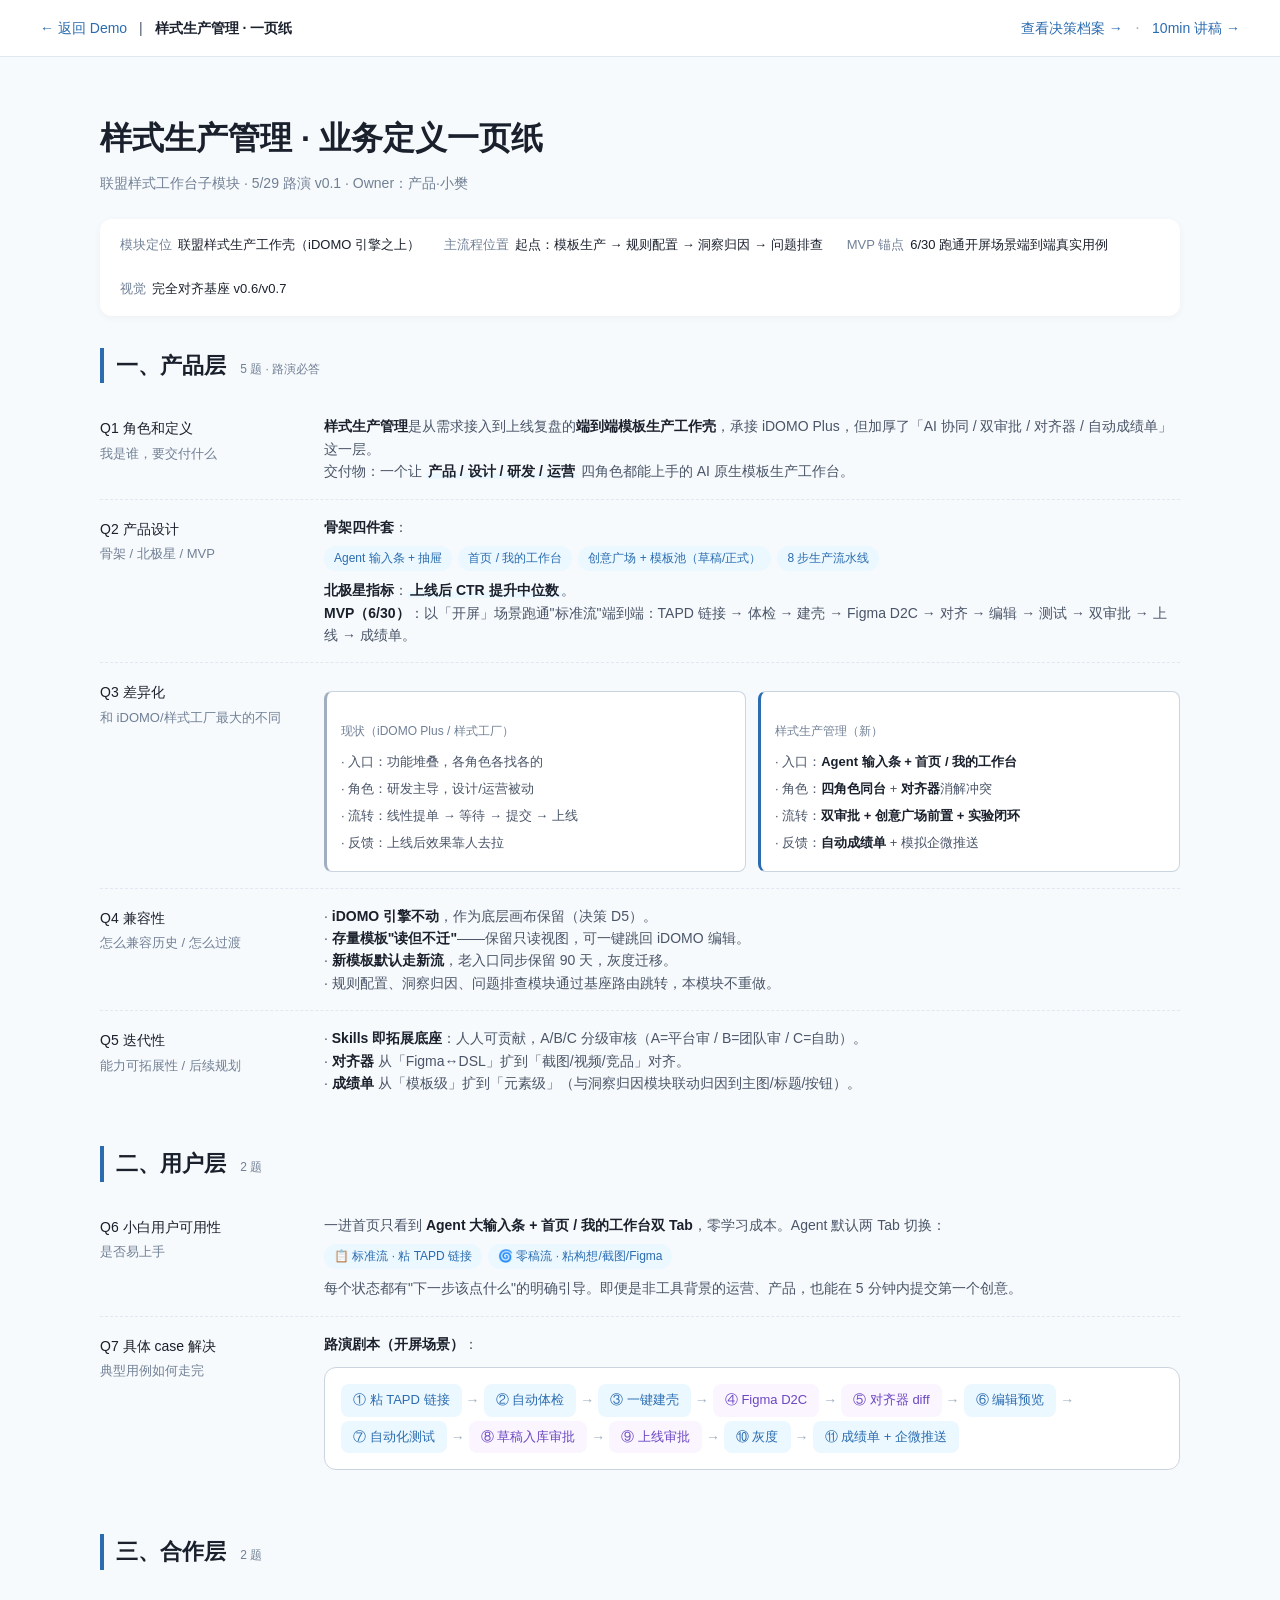
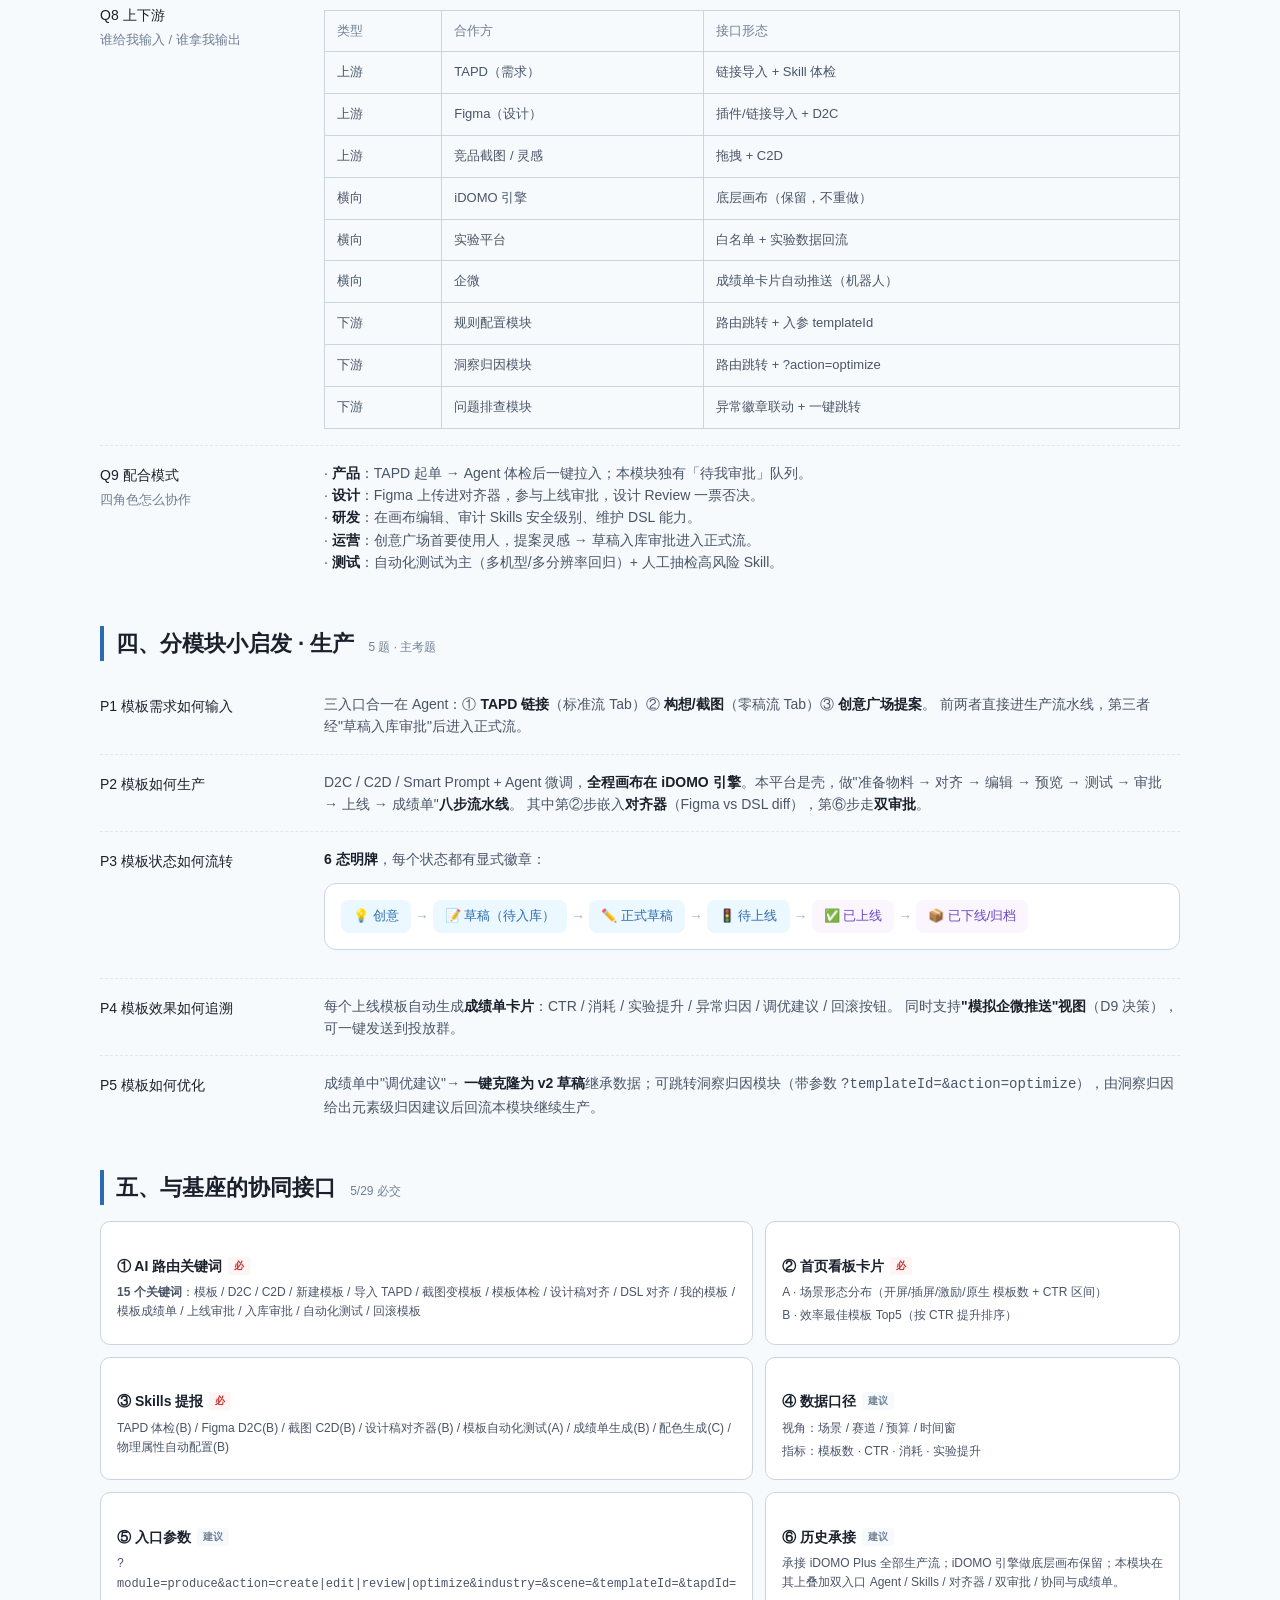
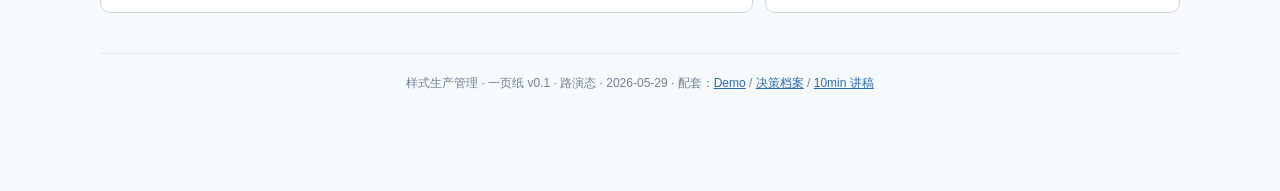
<file: onepager.html>
<!DOCTYPE html>
<html lang="zh-CN">
<head>
<meta charset="UTF-8" />
<meta name="viewport" content="width=device-width, initial-scale=1.0" />
<title>样式生产管理 · 一页纸</title>
<link rel="stylesheet" href="./styles/tokens.css" />
<style>
  body { font-family: var(--ff-base); color: var(--color-text-1); background: var(--color-bg); margin: 0; line-height: 1.6; }
  .page { max-width: 1080px; margin: 0 auto; padding: 32px 40px 80px; }
  .topbar {
    height: 56px; display: flex; align-items: center; justify-content: space-between;
    border-bottom: 1px solid var(--color-border); padding: 0 40px;
    background: rgba(255,255,255,0.92); backdrop-filter: blur(8px);
    position: sticky; top: 0; z-index: 10;
  }
  .topbar a { color: var(--color-primary); text-decoration: none; font-size: 14px; }
  .topbar .crumb { color: var(--color-text-2); font-size: 14px; }
  .crumb b { color: var(--color-text-1); }
  h1 { font-size: 32px; font-weight: 700; margin: 24px 0 8px; }
  .subtitle { color: var(--color-text-3); font-size: 14px; margin-bottom: 24px; }
  .meta { display: flex; gap: 24px; flex-wrap: wrap; padding: 16px 20px; background: var(--color-card); border-radius: 12px; box-shadow: 0 2px 8px rgba(0,0,0,0.04); margin-bottom: 32px; }
  .meta-item { font-size: 13px; }
  .meta-k { color: var(--color-text-3); margin-right: 6px; }
  .meta-v { color: var(--color-text-1); font-weight: 500; }

  .section { margin-bottom: 36px; }
  .section h2 {
    font-size: 22px; font-weight: 600; margin-bottom: 16px; padding-left: 12px;
    border-left: 4px solid var(--color-primary);
  }
  .section h2 .tag { font-size: 12px; color: var(--color-text-3); margin-left: 8px; font-weight: 400; }

  .qa-row {
    display: grid; grid-template-columns: 200px 1fr; gap: 24px;
    padding: 16px 0; border-bottom: 1px dashed var(--color-border);
  }
  .qa-row:last-child { border: none; }
  .qa-q { color: var(--color-text-3); font-size: 13px; padding-top: 2px; }
  .qa-q b { display: block; color: var(--color-text-1); font-size: 14px; font-weight: 500; margin-bottom: 4px; }
  .qa-a { font-size: 14px; color: var(--color-text-2); }
  .qa-a b { color: var(--color-text-1); }
  .qa-a .high { background: linear-gradient(180deg,transparent 60%, var(--color-primary-soft) 60%); padding: 0 2px; }

  .pillbox { display: flex; flex-wrap: wrap; gap: 6px; margin: 8px 0; }
  .pill {
    padding: 3px 10px; background: var(--color-primary-soft); color: var(--color-primary);
    border-radius: 12px; font-size: 12px;
  }

  table.struct { width: 100%; border-collapse: collapse; font-size: 13px; margin-top: 8px; }
  table.struct th, table.struct td { padding: 10px 12px; border: 1px solid var(--color-border-2); text-align: left; vertical-align: top; }
  table.struct th { background: var(--color-bg); color: var(--color-text-3); font-weight: 500; }

  .star-card {
    background: linear-gradient(135deg, #F0F4FF 0%, #FFF6F0 100%);
    border: 1px solid var(--color-border-2);
    padding: 20px; border-radius: 12px; margin-top: 12px;
  }
  .star-row { display: flex; justify-content: space-between; align-items: baseline; padding: 8px 0; }
  .star-name { color: var(--color-text-2); font-size: 13px; }
  .star-val { font-size: 22px; font-weight: 600; color: var(--color-primary); }

  .diff-grid { display: grid; grid-template-columns: 1fr 1fr; gap: 12px; margin-top: 12px; }
  .diff-card {
    background: var(--color-card); border: 1px solid var(--color-border-2);
    padding: 14px; border-radius: 8px;
  }
  .diff-card.before { border-left: 3px solid var(--color-text-4); }
  .diff-card.after { border-left: 3px solid var(--color-primary); }
  .diff-card h4 { font-size: 12px; color: var(--color-text-3); margin-bottom: 8px; font-weight: 400; }
  .diff-card ul { list-style: none; padding: 0; margin: 0; font-size: 13px; }
  .diff-card li { padding: 3px 0; color: var(--color-text-2); }

  .flow {
    display: flex; align-items: center; gap: 4px; margin: 12px 0;
    padding: 16px; background: var(--color-card); border-radius: 12px; flex-wrap: wrap;
    border: 1px solid var(--color-border-2);
  }
  .flow-step {
    background: var(--color-primary-soft); color: var(--color-primary);
    padding: 6px 12px; border-radius: 8px; font-size: 13px; font-weight: 500;
  }
  .flow-step.alt { background: var(--color-purple-soft); color: var(--color-purple); }
  .flow-arrow { color: var(--color-text-4); }

  .interface-grid { display: grid; grid-template-columns: 1fr 1fr; gap: 12px; }
  .iface-card {
    background: var(--color-card); border: 1px solid var(--color-border-2);
    padding: 14px 16px; border-radius: 10px;
  }
  .iface-card h4 { font-size: 14px; margin-bottom: 6px; display: flex; align-items: center; gap: 6px; }
  .iface-card .must { font-size: 10px; background: var(--color-danger-soft); color: var(--color-danger); padding: 1px 6px; border-radius: 3px; }
  .iface-card .opt { font-size: 10px; background: var(--color-bg); color: var(--color-text-3); padding: 1px 6px; border-radius: 3px; }
  .iface-card p { font-size: 12px; color: var(--color-text-2); margin: 4px 0; }

  .footer { margin-top: 40px; padding: 20px; text-align: center; color: var(--color-text-3); font-size: 12px; border-top: 1px solid var(--color-border); }
</style>
</head>
<body>

<div class="topbar">
  <div class="crumb">
    <a href="./index.html">← 返回 Demo</a>
    <span style="margin: 0 8px;">|</span>
    <b>样式生产管理 · 一页纸</b>
  </div>
  <div>
    <a href="./decisions.html">查看决策档案 →</a>
    <span style="margin: 0 8px; color: var(--color-text-4);">·</span>
    <a href="./script.html">10min 讲稿 →</a>
  </div>
</div>

<div class="page">

  <h1>样式生产管理 · 业务定义一页纸</h1>
  <div class="subtitle">联盟样式工作台子模块 · 5/29 路演 v0.1 · Owner：产品·小樊</div>

  <div class="meta">
    <div class="meta-item"><span class="meta-k">模块定位</span><span class="meta-v">联盟样式生产工作壳（iDOMO 引擎之上）</span></div>
    <div class="meta-item"><span class="meta-k">主流程位置</span><span class="meta-v">起点：模板生产 → 规则配置 → 洞察归因 → 问题排查</span></div>
    <div class="meta-item"><span class="meta-k">MVP 锚点</span><span class="meta-v">6/30 跑通开屏场景端到端真实用例</span></div>
    <div class="meta-item"><span class="meta-k">视觉</span><span class="meta-v">完全对齐基座 v0.6/v0.7</span></div>
  </div>

  <!-- ============ 产品层 ============ -->
  <section class="section">
    <h2>一、产品层 <span class="tag">5 题 · 路演必答</span></h2>

    <div class="qa-row">
      <div class="qa-q"><b>Q1 角色和定义</b>我是谁，要交付什么</div>
      <div class="qa-a">
        <b>样式生产管理</b>是从需求接入到上线复盘的<b>端到端模板生产工作壳</b>，承接 iDOMO Plus，但加厚了「AI 协同 / 双审批 / 对齐器 / 自动成绩单」这一层。
        <br />交付物：一个让 <b class="high">产品 / 设计 / 研发 / 运营</b> 四角色都能上手的 AI 原生模板生产工作台。
      </div>
    </div>

    <div class="qa-row">
      <div class="qa-q"><b>Q2 产品设计</b>骨架 / 北极星 / MVP</div>
      <div class="qa-a">
        <b>骨架四件套</b>：
        <div class="pillbox">
          <span class="pill">Agent 输入条 + 抽屉</span>
          <span class="pill">首页 / 我的工作台</span>
          <span class="pill">创意广场 + 模板池（草稿/正式）</span>
          <span class="pill">8 步生产流水线</span>
        </div>
        <b>北极星指标</b>：<b class="high">上线后 CTR 提升中位数</b>。
        <br /><b>MVP（6/30）</b>：以「开屏」场景跑通"标准流"端到端：TAPD 链接 → 体检 → 建壳 → Figma D2C → 对齐 → 编辑 → 测试 → 双审批 → 上线 → 成绩单。
      </div>
    </div>

    <div class="qa-row">
      <div class="qa-q"><b>Q3 差异化</b>和 iDOMO/样式工厂最大的不同</div>
      <div class="qa-a">
        <div class="diff-grid">
          <div class="diff-card before">
            <h4>现状（iDOMO Plus / 样式工厂）</h4>
            <ul>
              <li>· 入口：功能堆叠，各角色各找各的</li>
              <li>· 角色：研发主导，设计/运营被动</li>
              <li>· 流转：线性提单 → 等待 → 提交 → 上线</li>
              <li>· 反馈：上线后效果靠人去拉</li>
            </ul>
          </div>
          <div class="diff-card after">
            <h4>样式生产管理（新）</h4>
            <ul>
              <li>· 入口：<b>Agent 输入条 + 首页 / 我的工作台</b></li>
              <li>· 角色：<b>四角色同台</b> + <b>对齐器</b>消解冲突</li>
              <li>· 流转：<b>双审批 + 创意广场前置 + 实验闭环</b></li>
              <li>· 反馈：<b>自动成绩单</b> + 模拟企微推送</li>
            </ul>
          </div>
        </div>
      </div>
    </div>

    <div class="qa-row">
      <div class="qa-q"><b>Q4 兼容性</b>怎么兼容历史 / 怎么过渡</div>
      <div class="qa-a">
        · <b>iDOMO 引擎不动</b>，作为底层画布保留（决策 D5）。
        <br />· <b>存量模板"读但不迁"</b>——保留只读视图，可一键跳回 iDOMO 编辑。
        <br />· <b>新模板默认走新流</b>，老入口同步保留 90 天，灰度迁移。
        <br />· 规则配置、洞察归因、问题排查模块通过基座路由跳转，本模块不重做。
      </div>
    </div>

    <div class="qa-row">
      <div class="qa-q"><b>Q5 迭代性</b>能力可拓展性 / 后续规划</div>
      <div class="qa-a">
        · <b>Skills 即拓展底座</b>：人人可贡献，A/B/C 分级审核（A=平台审 / B=团队审 / C=自助）。
        <br />· <b>对齐器</b> 从「Figma↔DSL」扩到「截图/视频/竞品」对齐。
        <br />· <b>成绩单</b> 从「模板级」扩到「元素级」（与洞察归因模块联动归因到主图/标题/按钮）。
      </div>
    </div>
  </section>

  <!-- ============ 用户层 ============ -->
  <section class="section">
    <h2>二、用户层 <span class="tag">2 题</span></h2>

    <div class="qa-row">
      <div class="qa-q"><b>Q6 小白用户可用性</b>是否易上手</div>
      <div class="qa-a">
        一进首页只看到 <b>Agent 大输入条 + 首页 / 我的工作台双 Tab</b>，零学习成本。Agent 默认两 Tab 切换：
        <div class="pillbox">
          <span class="pill">📋 标准流 · 粘 TAPD 链接</span>
          <span class="pill">🌀 零稿流 · 粘构想/截图/Figma</span>
        </div>
        每个状态都有"下一步该点什么"的明确引导。即便是非工具背景的运营、产品，也能在 5 分钟内提交第一个创意。
      </div>
    </div>

    <div class="qa-row">
      <div class="qa-q"><b>Q7 具体 case 解决</b>典型用例如何走完</div>
      <div class="qa-a">
        <b>路演剧本（开屏场景）</b>：
        <div class="flow">
          <span class="flow-step">① 粘 TAPD 链接</span><span class="flow-arrow">→</span>
          <span class="flow-step">② 自动体检</span><span class="flow-arrow">→</span>
          <span class="flow-step">③ 一键建壳</span><span class="flow-arrow">→</span>
          <span class="flow-step alt">④ Figma D2C</span><span class="flow-arrow">→</span>
          <span class="flow-step alt">⑤ 对齐器 diff</span><span class="flow-arrow">→</span>
          <span class="flow-step">⑥ 编辑预览</span><span class="flow-arrow">→</span>
          <span class="flow-step">⑦ 自动化测试</span><span class="flow-arrow">→</span>
          <span class="flow-step alt">⑧ 草稿入库审批</span><span class="flow-arrow">→</span>
          <span class="flow-step alt">⑨ 上线审批</span><span class="flow-arrow">→</span>
          <span class="flow-step">⑩ 灰度</span><span class="flow-arrow">→</span>
          <span class="flow-step">⑪ 成绩单 + 企微推送</span>
        </div>
      </div>
    </div>
  </section>

  <!-- ============ 合作层 ============ -->
  <section class="section">
    <h2>三、合作层 <span class="tag">2 题</span></h2>

    <div class="qa-row">
      <div class="qa-q"><b>Q8 上下游</b>谁给我输入 / 谁拿我输出</div>
      <div class="qa-a">
        <table class="struct">
          <thead><tr><th>类型</th><th>合作方</th><th>接口形态</th></tr></thead>
          <tbody>
            <tr><td>上游</td><td>TAPD（需求）</td><td>链接导入 + Skill 体检</td></tr>
            <tr><td>上游</td><td>Figma（设计）</td><td>插件/链接导入 + D2C</td></tr>
            <tr><td>上游</td><td>竞品截图 / 灵感</td><td>拖拽 + C2D</td></tr>
            <tr><td>横向</td><td>iDOMO 引擎</td><td>底层画布（保留，不重做）</td></tr>
            <tr><td>横向</td><td>实验平台</td><td>白名单 + 实验数据回流</td></tr>
            <tr><td>横向</td><td>企微</td><td>成绩单卡片自动推送（机器人）</td></tr>
            <tr><td>下游</td><td>规则配置模块</td><td>路由跳转 + 入参 templateId</td></tr>
            <tr><td>下游</td><td>洞察归因模块</td><td>路由跳转 + ?action=optimize</td></tr>
            <tr><td>下游</td><td>问题排查模块</td><td>异常徽章联动 + 一键跳转</td></tr>
          </tbody>
        </table>
      </div>
    </div>

    <div class="qa-row">
      <div class="qa-q"><b>Q9 配合模式</b>四角色怎么协作</div>
      <div class="qa-a">
        · <b>产品</b>：TAPD 起单 → Agent 体检后一键拉入；本模块独有「待我审批」队列。
        <br />· <b>设计</b>：Figma 上传进对齐器，参与上线审批，设计 Review 一票否决。
        <br />· <b>研发</b>：在画布编辑、审计 Skills 安全级别、维护 DSL 能力。
        <br />· <b>运营</b>：创意广场首要使用人，提案灵感 → 草稿入库审批进入正式流。
        <br />· <b>测试</b>：自动化测试为主（多机型/多分辨率回归）+ 人工抽检高风险 Skill。
      </div>
    </div>
  </section>

  <!-- ============ 分模块小启发 · 生产 ============ -->
  <section class="section">
    <h2>四、分模块小启发 · 生产 <span class="tag">5 题 · 主考题</span></h2>

    <div class="qa-row">
      <div class="qa-q"><b>P1 模板需求如何输入</b></div>
      <div class="qa-a">
        三入口合一在 Agent：① <b>TAPD 链接</b>（标准流 Tab）② <b>构想/截图</b>（零稿流 Tab）③ <b>创意广场提案</b>。
        前两者直接进生产流水线，第三者经"草稿入库审批"后进入正式流。
      </div>
    </div>

    <div class="qa-row">
      <div class="qa-q"><b>P2 模板如何生产</b></div>
      <div class="qa-a">
        D2C / C2D / Smart Prompt + Agent 微调，<b>全程画布在 iDOMO 引擎</b>。本平台是壳，做"准备物料 → 对齐 → 编辑 → 预览 → 测试 → 审批 → 上线 → 成绩单"<b>八步流水线</b>。
        其中第②步嵌入<b>对齐器</b>（Figma vs DSL diff），第⑥步走<b>双审批</b>。
      </div>
    </div>

    <div class="qa-row">
      <div class="qa-q"><b>P3 模板状态如何流转</b></div>
      <div class="qa-a">
        <b>6 态明牌</b>，每个状态都有显式徽章：
        <div class="flow">
          <span class="flow-step">💡 创意</span><span class="flow-arrow">→</span>
          <span class="flow-step">📝 草稿（待入库）</span><span class="flow-arrow">→</span>
          <span class="flow-step">✏️ 正式草稿</span><span class="flow-arrow">→</span>
          <span class="flow-step">🚦 待上线</span><span class="flow-arrow">→</span>
          <span class="flow-step alt">✅ 已上线</span><span class="flow-arrow">→</span>
          <span class="flow-step alt">📦 已下线/归档</span>
        </div>
      </div>
    </div>

    <div class="qa-row">
      <div class="qa-q"><b>P4 模板效果如何追溯</b></div>
      <div class="qa-a">
        每个上线模板自动生成<b>成绩单卡片</b>：CTR / 消耗 / 实验提升 / 异常归因 / 调优建议 / 回滚按钮。
        同时支持<b>"模拟企微推送"视图</b>（D9 决策），可一键发送到投放群。
      </div>
    </div>

    <div class="qa-row">
      <div class="qa-q"><b>P5 模板如何优化</b></div>
      <div class="qa-a">
        成绩单中"调优建议"→ <b>一键克隆为 v2 草稿</b>继承数据；可跳转洞察归因模块（带参数 <code>?templateId=&action=optimize</code>），由洞察归因给出元素级归因建议后回流本模块继续生产。
      </div>
    </div>
  </section>

  <!-- ============ 协同接口 ============ -->
  <section class="section">
    <h2>五、与基座的协同接口 <span class="tag">5/29 必交</span></h2>
    <div class="interface-grid">
      <div class="iface-card">
        <h4>① AI 路由关键词 <span class="must">必</span></h4>
        <p><b>15 个关键词</b>：模板 / D2C / C2D / 新建模板 / 导入 TAPD / 截图变模板 / 模板体检 / 设计稿对齐 / DSL 对齐 / 我的模板 / 模板成绩单 / 上线审批 / 入库审批 / 自动化测试 / 回滚模板</p>
      </div>
      <div class="iface-card">
        <h4>② 首页看板卡片 <span class="must">必</span></h4>
        <p>A · 场景形态分布（开屏/插屏/激励/原生 模板数 + CTR 区间）</p>
        <p>B · 效率最佳模板 Top5（按 CTR 提升排序）</p>
      </div>
      <div class="iface-card">
        <h4>③ Skills 提报 <span class="must">必</span></h4>
        <p>TAPD 体检(B) / Figma D2C(B) / 截图 C2D(B) / 设计稿对齐器(B) / 模板自动化测试(A) / 成绩单生成(B) / 配色生成(C) / 物理属性自动配置(B)</p>
      </div>
      <div class="iface-card">
        <h4>④ 数据口径 <span class="opt">建议</span></h4>
        <p>视角：场景 / 赛道 / 预算 / 时间窗</p>
        <p>指标：模板数 · CTR · 消耗 · 实验提升</p>
      </div>
      <div class="iface-card">
        <h4>⑤ 入口参数 <span class="opt">建议</span></h4>
        <p><code>?module=produce&action=create|edit|review|optimize&industry=&scene=&templateId=&tapdId=</code></p>
      </div>
      <div class="iface-card">
        <h4>⑥ 历史承接 <span class="opt">建议</span></h4>
        <p>承接 iDOMO Plus 全部生产流；iDOMO 引擎做底层画布保留；本模块在其上叠加双入口 Agent / Skills / 对齐器 / 双审批 / 协同与成绩单。</p>
      </div>
    </div>
  </section>

  <div class="footer">
    样式生产管理 · 一页纸 v0.1 · 路演态 · 2026-05-29 · 配套：<a href="./index.html" style="color:var(--color-primary);">Demo</a> / <a href="./decisions.html" style="color:var(--color-primary);">决策档案</a> / <a href="./script.html" style="color:var(--color-primary);">10min 讲稿</a>
  </div>

</div>

</body>
</html>
</file>
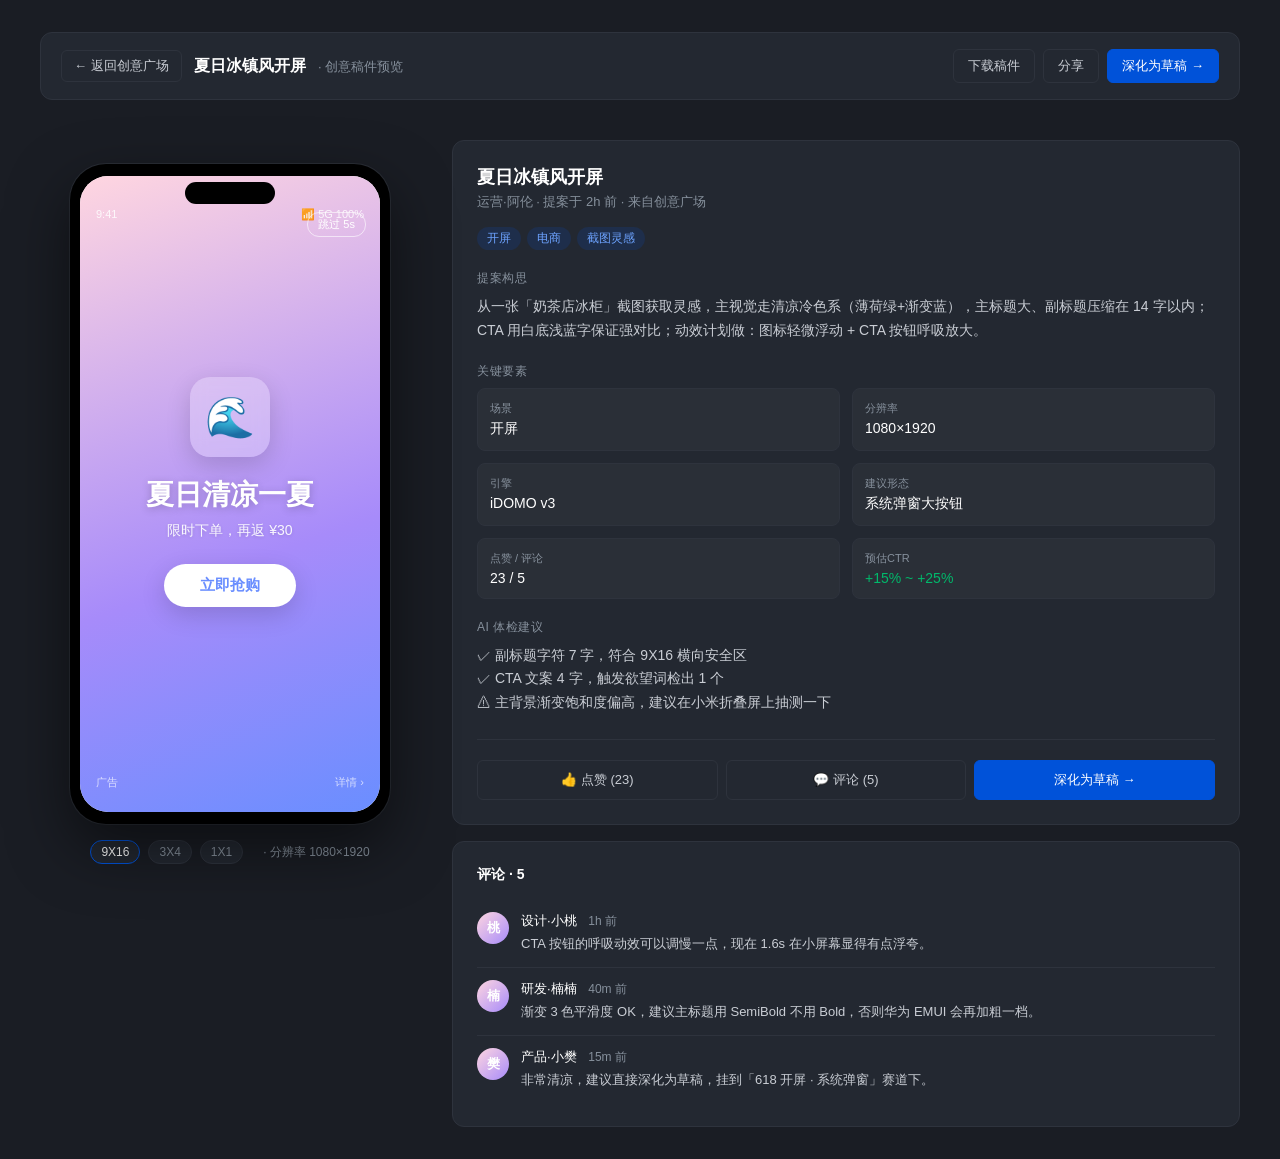
<file: preview.html>
<!doctype html>
<html lang="zh-CN">
<head>
  <meta charset="utf-8" />
  <meta name="viewport" content="width=device-width,initial-scale=1" />
  <title>稿件预览 · 创意广场</title>
  <style>
    :root {
      --bg: #1a1d24;
      --panel: #232831;
      --line: #2e333d;
      --t1: #fff;
      --t2: #c9cdd4;
      --t3: #86909c;
      --brand: #0052D9;
      --success: #00B96B;
    }
    * { box-sizing: border-box; }
    body {
      margin: 0; padding: 32px 24px;
      font-family: -apple-system, BlinkMacSystemFont, 'PingFang SC', 'Microsoft YaHei', sans-serif;
      background: var(--bg); color: var(--t1);
      min-height: 100vh;
    }
    .preview-shell {
      max-width: 1200px; margin: 0 auto;
      display: grid; grid-template-columns: 380px 1fr; gap: 32px;
      align-items: start;
    }

    /* 顶部 bar */
    .topbar {
      grid-column: 1 / -1;
      display: flex; align-items: center; justify-content: space-between;
      padding: 16px 20px; background: var(--panel);
      border-radius: 12px; border: 1px solid var(--line);
      margin-bottom: 8px;
    }
    .topbar-left { display: flex; align-items: center; gap: 12px; }
    .back-btn {
      background: transparent; border: 1px solid var(--line); color: var(--t2);
      padding: 6px 12px; border-radius: 6px; cursor: pointer; font-size: 13px;
    }
    .back-btn:hover { color: #fff; border-color: var(--brand); }
    .topbar h1 { font-size: 16px; margin: 0; font-weight: 600; }
    .topbar h1 .muted { color: var(--t3); font-weight: 400; margin-left: 8px; font-size: 13px; }
    .topbar-actions { display: flex; gap: 8px; }
    .btn {
      padding: 7px 14px; border-radius: 6px; font-size: 13px; cursor: pointer;
      border: 1px solid var(--line); background: transparent; color: var(--t2);
    }
    .btn:hover { color: #fff; }
    .btn.primary { background: var(--brand); color: #fff; border-color: var(--brand); }

    /* 左侧 · 手机壳 */
    .phone-stage {
      display: flex; flex-direction: column; align-items: center; gap: 16px;
      padding: 24px 0;
    }
    .phone {
      width: 320px; height: 660px; border-radius: 36px;
      background: #000; padding: 12px 10px;
      box-shadow: 0 24px 60px rgba(0,0,0,0.5), 0 0 0 1px #2a2e36;
      position: relative;
    }
    .phone::before {
      content: ''; position: absolute; top: 18px; left: 50%; transform: translateX(-50%);
      width: 90px; height: 22px; background: #000; border-radius: 12px; z-index: 5;
    }
    .phone-screen {
      width: 100%; height: 100%; border-radius: 28px; overflow: hidden;
      background: #fff; position: relative;
    }
    /* 创意素材：开屏类 demo */
    .creative {
      width: 100%; height: 100%;
      background: linear-gradient(160deg, #ffd6e0 0%, #a78bfa 60%, #6a8eff 100%);
      position: relative;
      color: #fff;
      display: flex; flex-direction: column;
    }
    .creative-status {
      padding: 32px 16px 0; display: flex; justify-content: space-between;
      font-size: 11px; color: #fff; opacity: 0.85;
    }
    .creative-skip {
      position: absolute; top: 36px; right: 14px;
      padding: 4px 10px; border: 1px solid rgba(255,255,255,0.6);
      border-radius: 12px; font-size: 11px;
    }
    .creative-body {
      flex: 1; display: flex; flex-direction: column; justify-content: center;
      align-items: center; text-align: center; padding: 0 24px;
    }
    .creative-icon {
      width: 80px; height: 80px; border-radius: 20px;
      background: rgba(255,255,255,0.25); backdrop-filter: blur(8px);
      display: flex; align-items: center; justify-content: center;
      font-size: 40px; margin-bottom: 20px;
      box-shadow: 0 8px 24px rgba(0,0,0,0.15);
    }
    .creative-title {
      font-size: 28px; font-weight: 700; line-height: 1.3;
      text-shadow: 0 2px 8px rgba(0,0,0,0.2);
    }
    .creative-sub {
      font-size: 14px; opacity: 0.92; margin-top: 8px;
      text-shadow: 0 1px 4px rgba(0,0,0,0.15);
    }
    .creative-cta {
      margin: 24px auto 0;
      padding: 12px 36px; border-radius: 24px;
      background: #fff; color: #6a8eff; font-weight: 600; font-size: 15px;
      box-shadow: 0 8px 24px rgba(0,0,0,0.15);
      animation: cta-pulse 1.6s ease-in-out infinite;
    }
    @keyframes cta-pulse { 0%,100% { transform: scale(1); } 50% { transform: scale(1.06); } }
    .creative-foot {
      padding: 12px 16px 22px; display: flex; justify-content: space-between;
      font-size: 11px; opacity: 0.7;
    }
    .phone-controls {
      display: flex; gap: 8px; align-items: center; color: var(--t3); font-size: 12px;
    }
    .phone-controls .ctrl {
      padding: 4px 10px; background: var(--panel); border-radius: 14px;
      border: 1px solid var(--line); cursor: pointer;
    }
    .phone-controls .ctrl.active { color: #fff; border-color: var(--brand); }

    /* 右侧 · 信息 */
    .info-panel {
      background: var(--panel); border-radius: 12px;
      border: 1px solid var(--line); padding: 24px;
    }
    .info-panel h2 {
      font-size: 18px; margin: 0 0 4px; font-weight: 600;
    }
    .info-panel .author { color: var(--t3); font-size: 13px; margin-bottom: 16px; }
    .tags { display: flex; gap: 6px; margin-bottom: 20px; }
    .tag {
      padding: 3px 10px; background: rgba(0,82,217,0.15); color: #6da3ff;
      border-radius: 12px; font-size: 12px;
    }
    .info-section { margin-bottom: 20px; }
    .info-section-title {
      font-size: 12px; color: var(--t3); margin-bottom: 8px;
      text-transform: uppercase; letter-spacing: 0.5px;
    }
    .info-section-body { font-size: 14px; color: var(--t2); line-height: 1.7; }
    .info-grid { display: grid; grid-template-columns: 1fr 1fr; gap: 12px; }
    .info-grid .item {
      padding: 12px; background: rgba(255,255,255,0.03);
      border-radius: 8px; border: 1px solid var(--line);
    }
    .info-grid .item-label { font-size: 11px; color: var(--t3); margin-bottom: 4px; }
    .info-grid .item-val { font-size: 14px; color: #fff; font-weight: 500; }
    .info-grid .item-val.up { color: var(--success); }

    .actions-row {
      display: flex; gap: 8px; margin-top: 24px; padding-top: 20px;
      border-top: 1px solid var(--line);
    }
    .actions-row .btn { flex: 1; padding: 10px; }

    /* 评论区 */
    .comments {
      margin-top: 16px; background: var(--panel); border-radius: 12px;
      border: 1px solid var(--line); padding: 24px;
    }
    .comments h3 { margin: 0 0 16px; font-size: 14px; }
    .comment-item {
      display: flex; gap: 12px; padding: 12px 0;
      border-bottom: 1px solid var(--line);
    }
    .comment-item:last-child { border-bottom: none; }
    .avatar {
      width: 32px; height: 32px; border-radius: 50%;
      background: linear-gradient(135deg, #ffd6e0, #a78bfa);
      flex-shrink: 0; display: flex; align-items: center; justify-content: center;
      color: #fff; font-size: 13px; font-weight: 600;
    }
    .comment-body { flex: 1; }
    .comment-name { font-size: 13px; color: #fff; }
    .comment-name .time { color: var(--t3); font-weight: 400; margin-left: 8px; font-size: 12px; }
    .comment-text { color: var(--t2); font-size: 13px; line-height: 1.6; margin-top: 4px; }

    @media (max-width: 920px) {
      .preview-shell { grid-template-columns: 1fr; }
      .phone-stage { padding: 0; }
    }
  </style>
</head>
<body>
  <div class="preview-shell">
    <div class="topbar">
      <div class="topbar-left">
        <button class="back-btn" onclick="window.close() || history.back()">← 返回创意广场</button>
        <h1 id="title">夏日冰镇风开屏 <span class="muted" id="subtitle">· 创意稿件预览</span></h1>
      </div>
      <div class="topbar-actions">
        <button class="btn">下载稿件</button>
        <button class="btn">分享</button>
        <button class="btn primary">深化为草稿 →</button>
      </div>
    </div>

    <div class="phone-stage">
      <div class="phone">
        <div class="phone-screen">
          <div class="creative">
            <div class="creative-status">
              <span>9:41</span>
              <span>📶 5G   100%</span>
            </div>
            <div class="creative-skip">跳过 5s</div>
            <div class="creative-body">
              <div class="creative-icon" id="creativeIcon">🌊</div>
              <div class="creative-title" id="creativeTitle">夏日清凉一夏</div>
              <div class="creative-sub" id="creativeSub">限时下单，再返 ¥30</div>
              <div class="creative-cta" id="creativeCta">立即抢购</div>
            </div>
            <div class="creative-foot">
              <span>广告</span>
              <span>详情 ›</span>
            </div>
          </div>
        </div>
      </div>
      <div class="phone-controls">
        <span class="ctrl active">9X16</span>
        <span class="ctrl">3X4</span>
        <span class="ctrl">1X1</span>
        <span style="margin-left: 12px;">· 分辨率 1080×1920</span>
      </div>
    </div>

    <div>
      <div class="info-panel">
        <h2 id="infoTitle">夏日冰镇风开屏</h2>
        <div class="author" id="infoAuthor">运营·阿伦 · 提案于 2h 前 · 来自创意广场</div>
        <div class="tags" id="infoTags">
          <span class="tag">开屏</span>
          <span class="tag">电商</span>
          <span class="tag">截图灵感</span>
        </div>

        <div class="info-section">
          <div class="info-section-title">提案构思</div>
          <div class="info-section-body" id="infoDesc">
            从一张「奶茶店冰柜」截图获取灵感，主视觉走清凉冷色系（薄荷绿+渐变蓝），主标题大、副标题压缩在 14 字以内；CTA 用白底浅蓝字保证强对比；动效计划做：图标轻微浮动 + CTA 按钮呼吸放大。
          </div>
        </div>

        <div class="info-section">
          <div class="info-section-title">关键要素</div>
          <div class="info-grid">
            <div class="item"><div class="item-label">场景</div><div class="item-val">开屏</div></div>
            <div class="item"><div class="item-label">分辨率</div><div class="item-val">1080×1920</div></div>
            <div class="item"><div class="item-label">引擎</div><div class="item-val">iDOMO v3</div></div>
            <div class="item"><div class="item-label">建议形态</div><div class="item-val">系统弹窗大按钮</div></div>
            <div class="item"><div class="item-label">点赞 / 评论</div><div class="item-val">23 / 5</div></div>
            <div class="item"><div class="item-label">预估CTR</div><div class="item-val up">+15% ~ +25%</div></div>
          </div>
        </div>

        <div class="info-section">
          <div class="info-section-title">AI 体检建议</div>
          <div class="info-section-body">
            ✓ 副标题字符 7 字，符合 9X16 横向安全区<br/>
            ✓ CTA 文案 4 字，触发欲望词检出 1 个<br/>
            ⚠ 主背景渐变饱和度偏高，建议在小米折叠屏上抽测一下
          </div>
        </div>

        <div class="actions-row">
          <button class="btn">👍 点赞 (23)</button>
          <button class="btn">💬 评论 (5)</button>
          <button class="btn primary">深化为草稿 →</button>
        </div>
      </div>

      <div class="comments">
        <h3>评论 · 5</h3>
        <div class="comment-item">
          <div class="avatar">桃</div>
          <div class="comment-body">
            <div class="comment-name">设计·小桃 <span class="time">1h 前</span></div>
            <div class="comment-text">CTA 按钮的呼吸动效可以调慢一点，现在 1.6s 在小屏幕显得有点浮夸。</div>
          </div>
        </div>
        <div class="comment-item">
          <div class="avatar">楠</div>
          <div class="comment-body">
            <div class="comment-name">研发·楠楠 <span class="time">40m 前</span></div>
            <div class="comment-text">渐变 3 色平滑度 OK，建议主标题用 SemiBold 不用 Bold，否则华为 EMUI 会再加粗一档。</div>
          </div>
        </div>
        <div class="comment-item">
          <div class="avatar">樊</div>
          <div class="comment-body">
            <div class="comment-name">产品·小樊 <span class="time">15m 前</span></div>
            <div class="comment-text">非常清凉，建议直接深化为草稿，挂到「618 开屏 · 系统弹窗」赛道下。</div>
          </div>
        </div>
      </div>
    </div>
  </div>

  <script>
    // 支持通过 URL ?id=xxx 切换不同创意的预览（未来扩展）
    const params = new URLSearchParams(location.search);
    const id = params.get('id');
    const title = params.get('title');
    if (title) {
      document.getElementById('title').firstChild.textContent = title + ' ';
      document.getElementById('infoTitle').textContent = title;
      document.getElementById('creativeTitle').textContent = title;
    }
    if (id) {
      document.getElementById('subtitle').textContent = `· 创意ID: ${id}`;
    }
  </script>
</body>
</html>
</file>
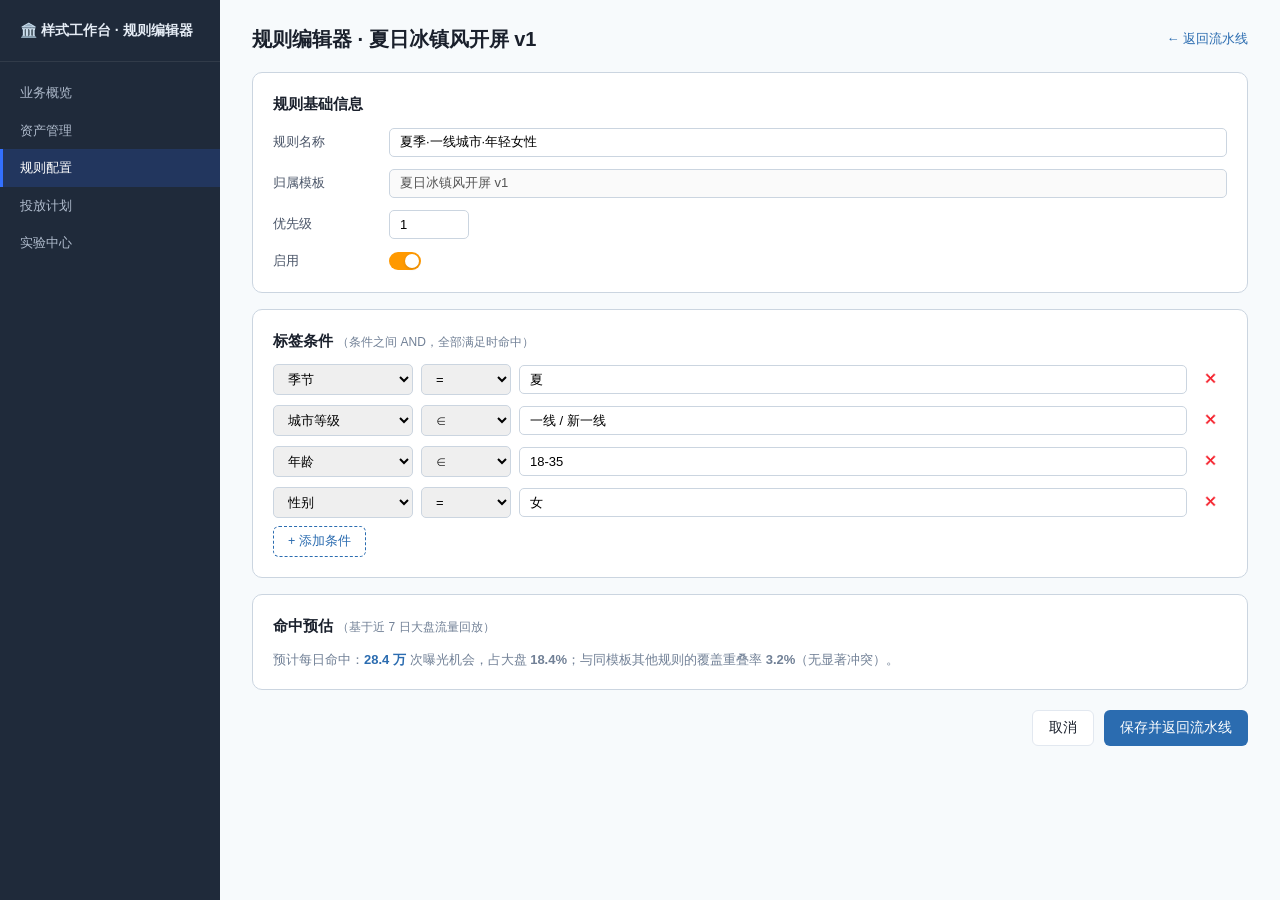
<file: rules-editor.html>
<!DOCTYPE html>
<html lang="zh-CN">
<head>
<meta charset="UTF-8" />
<meta name="viewport" content="width=device-width, initial-scale=1.0" />
<title>规则编辑器 · 联盟样式工作台</title>
<link rel="stylesheet" href="./styles/tokens.css" />
<link rel="stylesheet" href="./styles/main.css" />
<style>
  body { padding: 0; }
  .re-shell { display: grid; grid-template-columns: 220px 1fr; min-height: 100vh; }
  .re-side { background: #1f2a3a; color: #e5ecf5; padding: 20px 0; }
  .re-side-logo { padding: 0 20px 20px; font-size: 14px; font-weight: 600; border-bottom: 1px solid rgba(255,255,255,.08); }
  .re-side-nav { padding: 12px 0; }
  .re-side-nav a { display: block; padding: 9px 20px; font-size: 13px; color: #b0bccd; transition: all .15s; }
  .re-side-nav a:hover { background: rgba(255,255,255,.04); color: #fff; }
  .re-side-nav a.active { background: rgba(51,112,255,.18); color: #fff; border-left: 3px solid #3370FF; padding-left: 17px; }
  .re-main { padding: 24px 32px; background: var(--color-bg); }
  .re-head { display: flex; justify-content: space-between; align-items: center; margin-bottom: 18px; }
  .re-head h1 { font-size: 20px; font-weight: 600; }
  .re-back { font-size: 13px; color: var(--color-primary); }
  .re-card { background: #fff; border: 1px solid var(--color-border-2); border-radius: var(--radius-card); padding: 20px; margin-bottom: 16px; }
  .re-card h3 { font-size: 15px; font-weight: 600; margin-bottom: 12px; }
  .re-detail-grid { display: grid; grid-template-columns: 100px 1fr; gap: 12px 16px; align-items: center; }
  .re-detail-grid label { font-size: 13px; color: var(--color-text-2); }
  .re-detail-grid input[type=text], .re-detail-grid select {
    padding: 6px 10px; border: 1px solid var(--color-border-2); border-radius: 5px; font-size: 13px; width: 100%;
  }
  .re-cond-list { display: flex; flex-direction: column; gap: 10px; }
  .re-cond-row { display: grid; grid-template-columns: 140px 90px 1fr 32px; gap: 8px; align-items: center; }
  .re-cond-row select, .re-cond-row input { padding: 6px 10px; border: 1px solid var(--color-border-2); border-radius: 5px; font-size: 13px; }
  .re-cond-del { color: #f5222d; cursor: pointer; text-align: center; }
  .re-cond-add { margin-top: 8px; padding: 6px 14px; border: 1px dashed var(--color-primary); color: var(--color-primary); border-radius: 6px; font-size: 12.5px; }
  .re-foot { display: flex; gap: 10px; justify-content: flex-end; margin-top: 20px; }
</style>
</head>
<body>
<div class="re-shell">
  <aside class="re-side">
    <div class="re-side-logo">🏛️ 样式工作台 · 规则编辑器</div>
    <nav class="re-side-nav">
      <a href="#">业务概览</a>
      <a href="#">资产管理</a>
      <a href="#" class="active">规则配置</a>
      <a href="#">投放计划</a>
      <a href="#">实验中心</a>
    </nav>
  </aside>

  <main class="re-main">
    <div class="re-head">
      <h1>规则编辑器 · 夏日冰镇风开屏 v1</h1>
      <a class="re-back" href="./index.html">← 返回流水线</a>
    </div>

    <div class="re-card">
      <h3>规则基础信息</h3>
      <div class="re-detail-grid">
        <label>规则名称</label><input type="text" value="夏季·一线城市·年轻女性" />
        <label>归属模板</label><input type="text" value="夏日冰镇风开屏 v1" disabled />
        <label>优先级</label><input type="text" value="1" style="width:80px;" />
        <label>启用</label>
        <div><label class="switch-mini"><input type="checkbox" checked /><span></span></label></div>
      </div>
    </div>

    <div class="re-card">
      <h3>标签条件 <span class="muted">（条件之间 AND，全部满足时命中）</span></h3>
      <div class="re-cond-list" id="reCondList">
        <div class="re-cond-row">
          <select><option>季节</option><option>城市等级</option><option>年龄</option><option>性别</option></select>
          <select><option>=</option><option>≠</option><option>∈</option><option>≥</option><option>≤</option></select>
          <input type="text" value="夏" />
          <span class="re-cond-del" title="删除">✕</span>
        </div>
        <div class="re-cond-row">
          <select><option>城市等级</option><option>季节</option><option>年龄</option></select>
          <select><option>∈</option><option>=</option></select>
          <input type="text" value="一线 / 新一线" />
          <span class="re-cond-del">✕</span>
        </div>
        <div class="re-cond-row">
          <select><option>年龄</option><option>性别</option></select>
          <select><option>∈</option><option>=</option></select>
          <input type="text" value="18-35" />
          <span class="re-cond-del">✕</span>
        </div>
        <div class="re-cond-row">
          <select><option>性别</option></select>
          <select><option>=</option></select>
          <input type="text" value="女" />
          <span class="re-cond-del">✕</span>
        </div>
      </div>
      <button class="re-cond-add">+ 添加条件</button>
    </div>

    <div class="re-card">
      <h3>命中预估 <span class="muted">（基于近 7 日大盘流量回放）</span></h3>
      <div class="muted" style="font-size:13px;">预计每日命中：<b style="color:var(--color-primary);">28.4 万</b> 次曝光机会，占大盘 <b>18.4%</b>；与同模板其他规则的覆盖重叠率 <b>3.2%</b>（无显著冲突）。</div>
    </div>

    <div class="re-foot">
      <button class="btn-ghost">取消</button>
      <button class="btn-primary">保存并返回流水线</button>
    </div>
  </main>
</div>
</body>
</html>
</file>
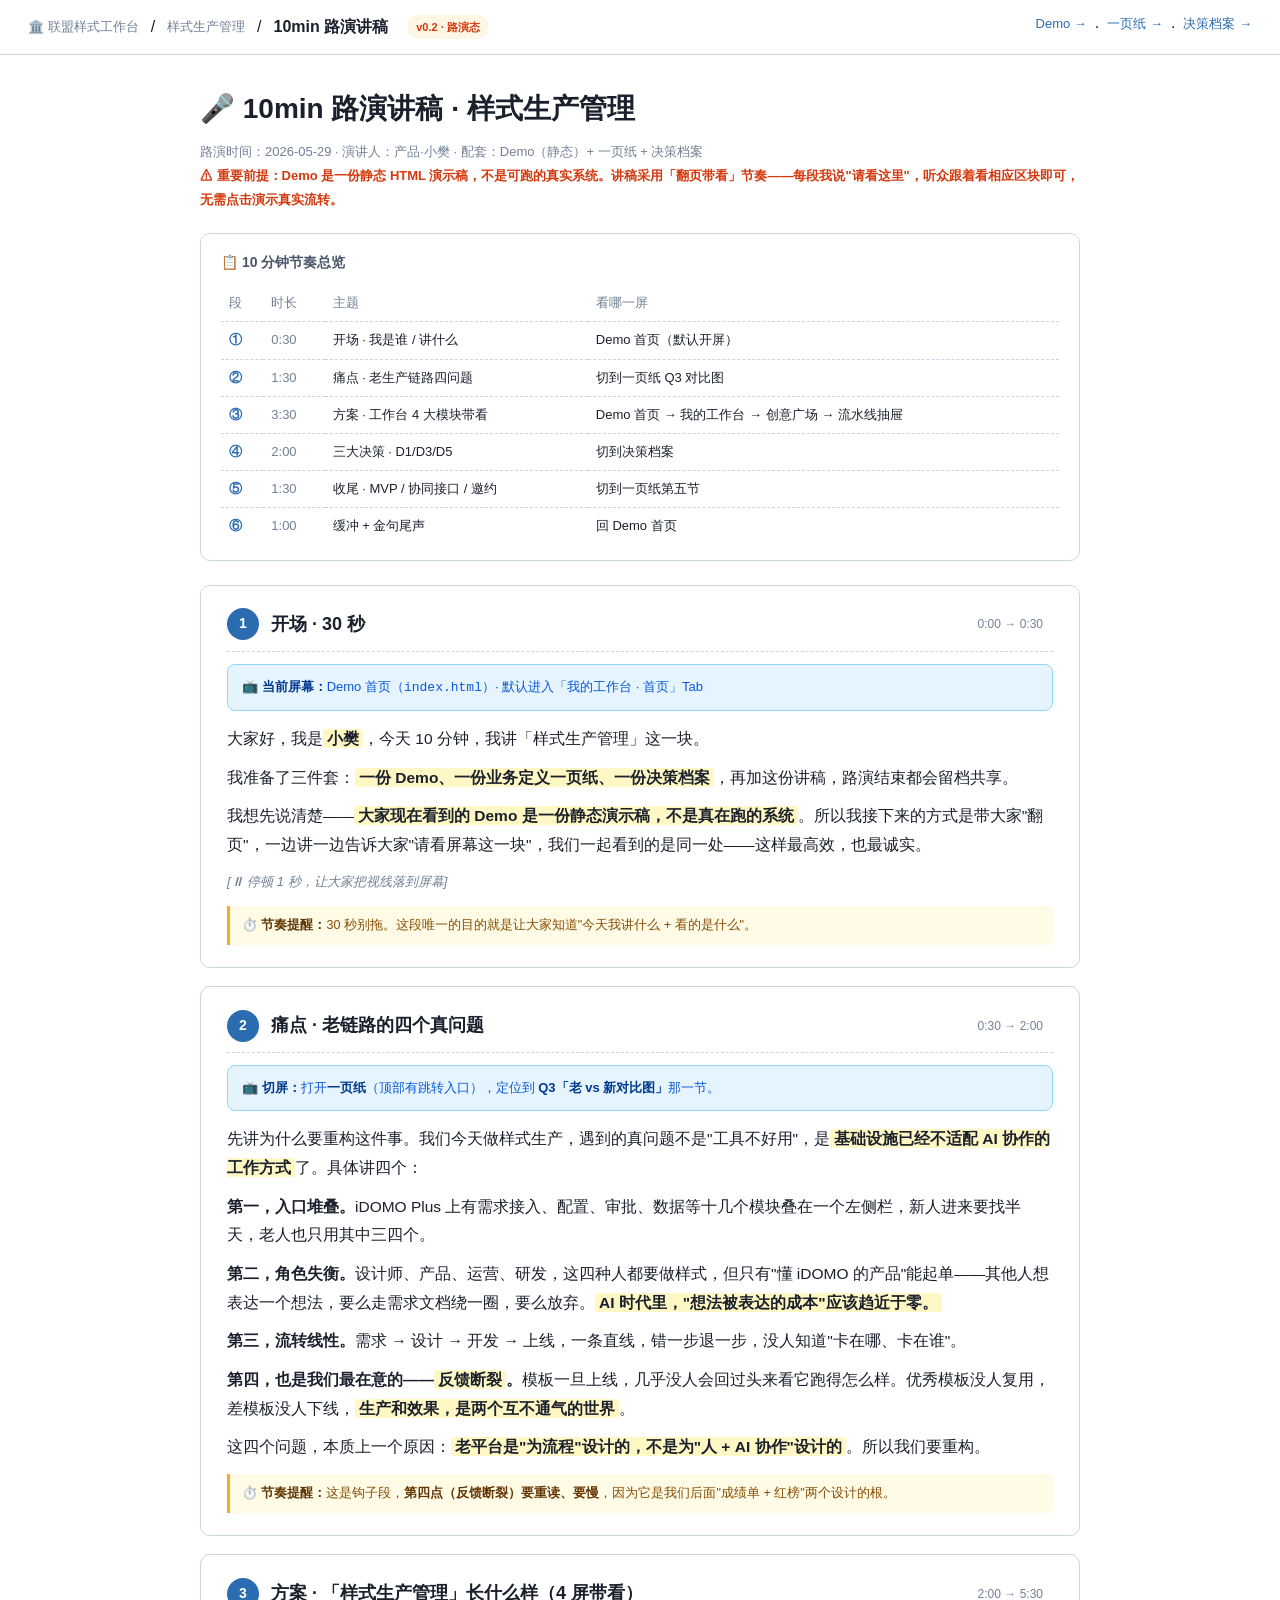
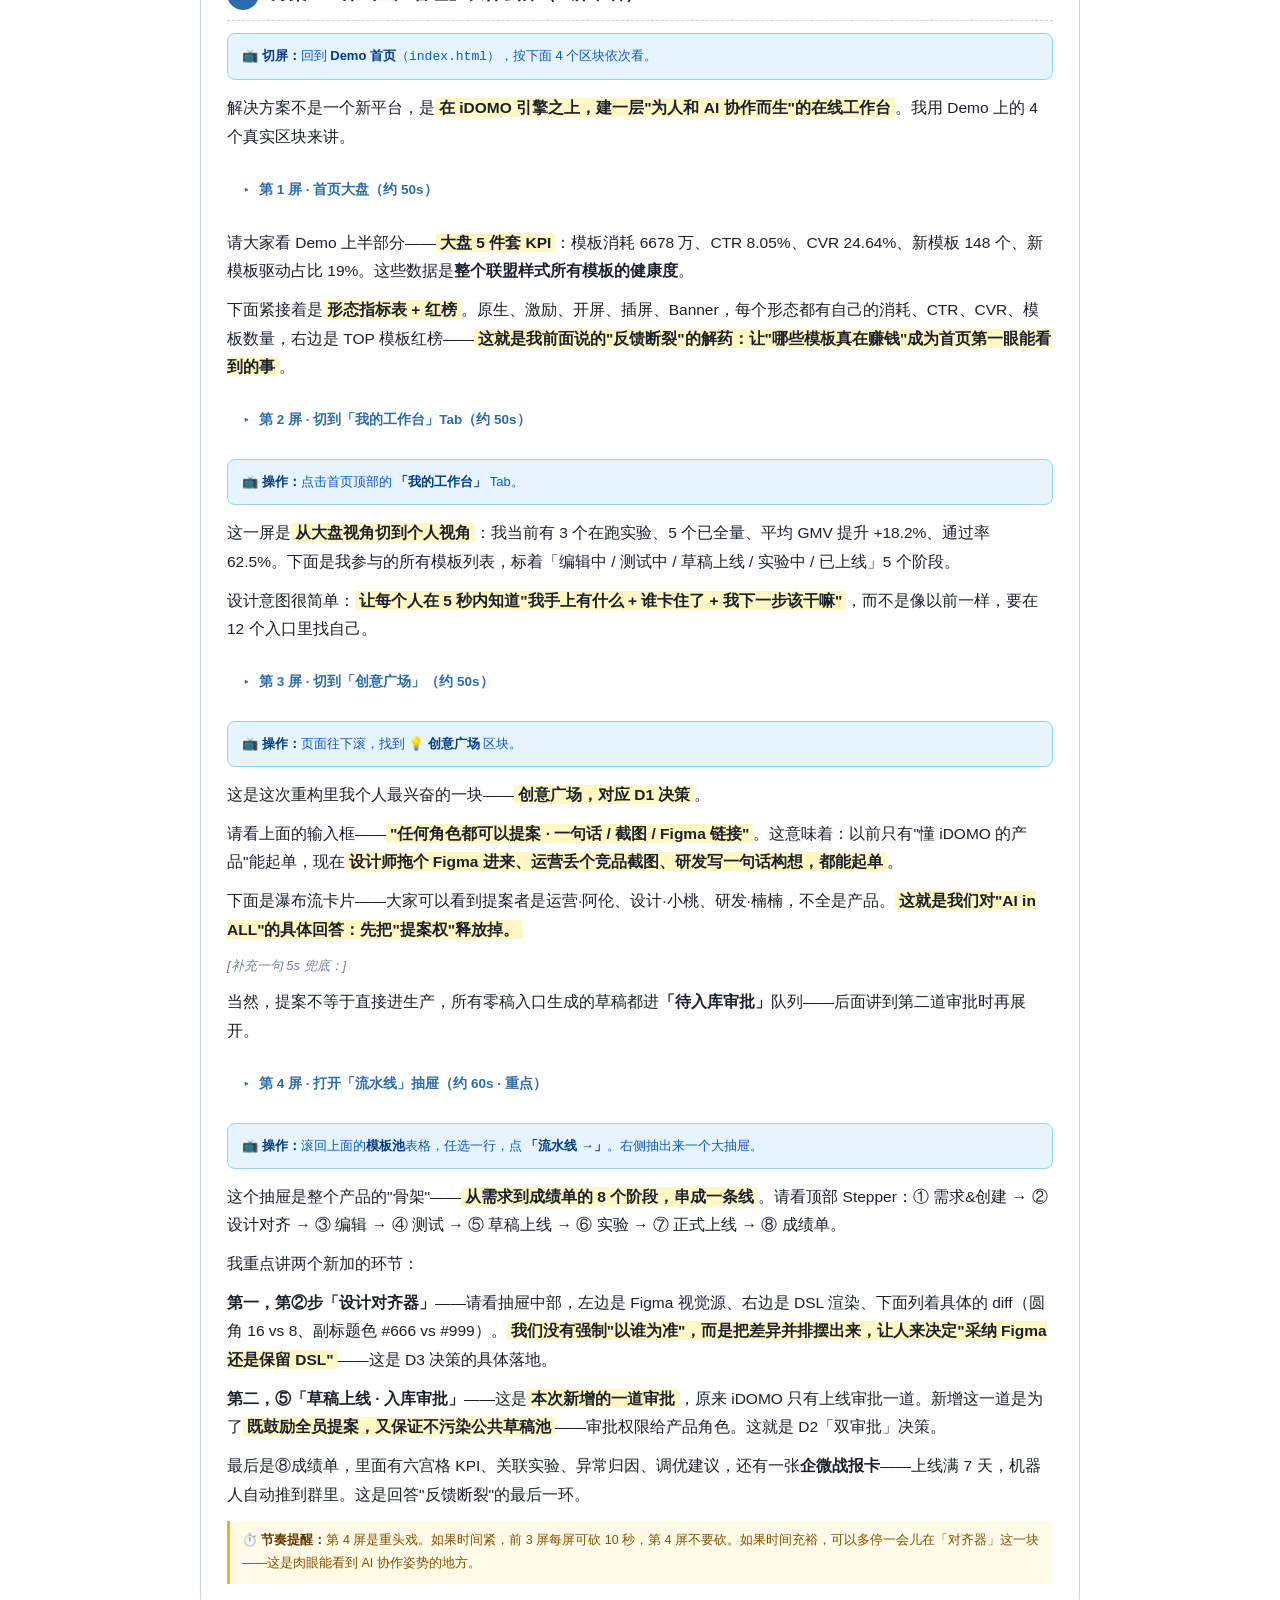
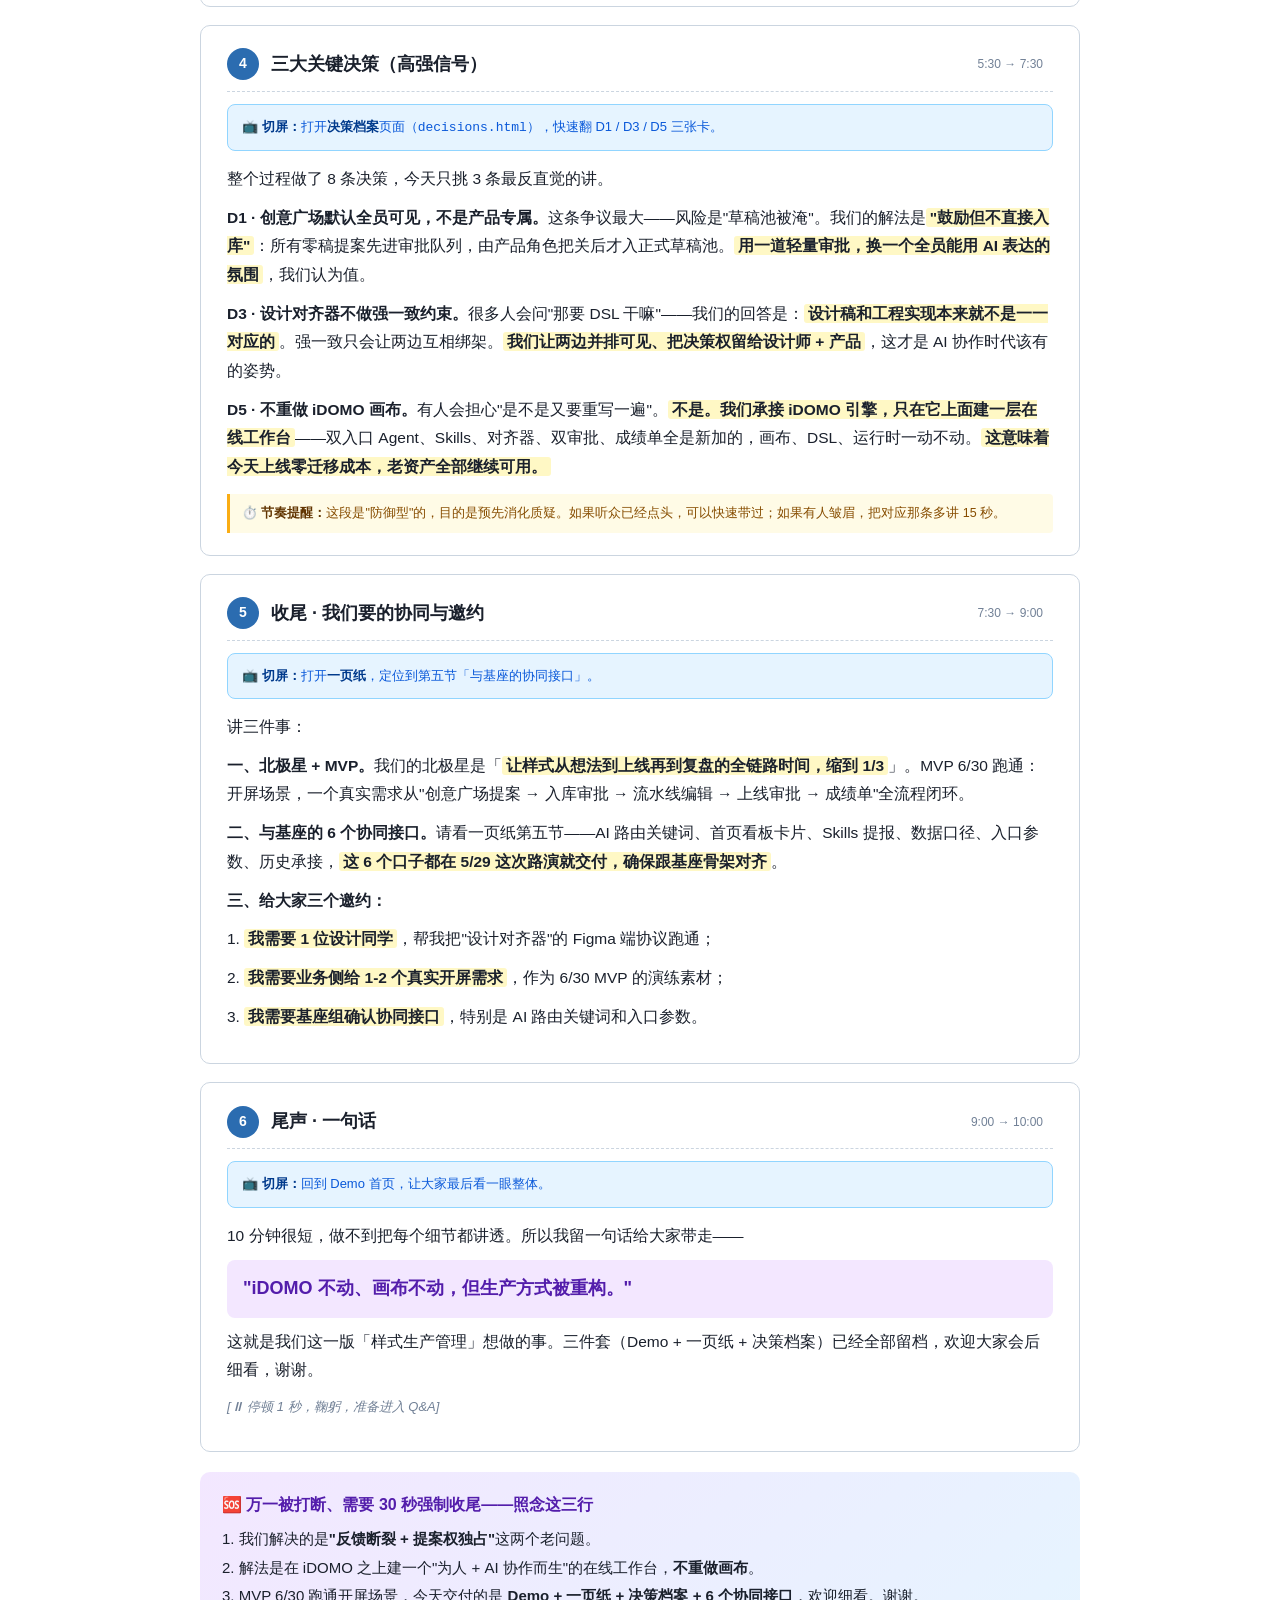
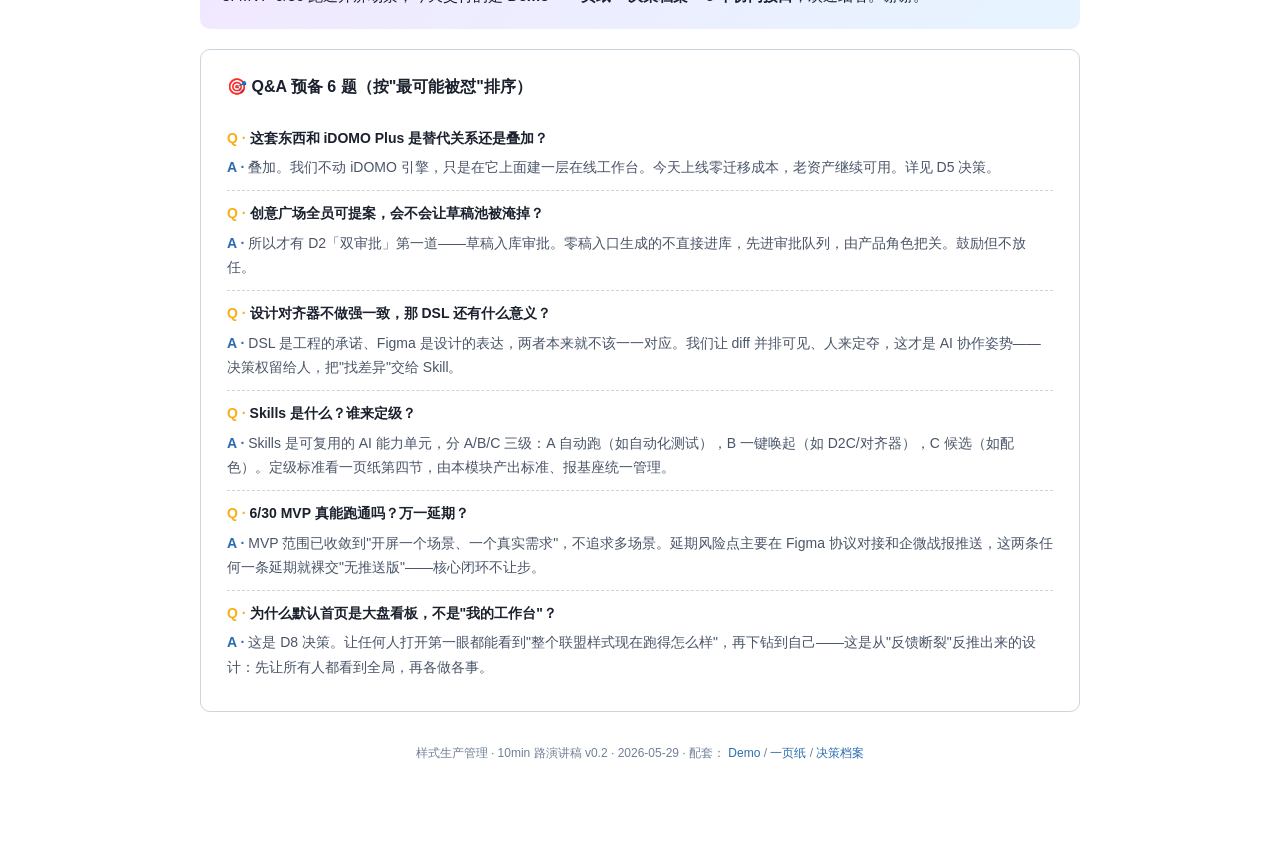
<file: script.html>
<!DOCTYPE html>
<html lang="zh-CN">
<head>
<meta charset="UTF-8" />
<meta name="viewport" content="width=device-width, initial-scale=1.0" />
<title>10min 路演讲稿 · 样式生产管理</title>
<link rel="stylesheet" href="./styles/tokens.css" />
<style>
  body { background: var(--color-bg-2); color: var(--color-text-1); font-family: -apple-system, BlinkMacSystemFont, "PingFang SC", sans-serif; line-height: 1.85; padding: 0 0 80px; margin: 0; }

  /* 顶部条 */
  .topbar { display:flex; justify-content:space-between; align-items:center; padding: 12px 28px; background:#fff; border-bottom:1px solid var(--color-border-2); position:sticky; top:0; z-index:10;}
  .topbar-left { display:flex; align-items:center; gap:12px; }
  .topbar-left a { color: var(--color-text-3); text-decoration:none; font-size:13px; }
  .topbar-left a:hover { color: var(--color-primary); }
  .topbar-left .sep { color: var(--color-border-3); }
  .topbar-left .cur { color: var(--color-text-1); font-weight:600; }
  .ver-badge { display:inline-block; padding:2px 8px; border-radius:10px; background:#fff7e6; color:#d4380d; font-size:11px; font-weight:600; margin-left:8px;}
  .topbar-right { display:flex; gap:8px; }
  .topbar-right a { color: var(--color-primary); text-decoration:none; font-size:13px;}

  .wrap { max-width: 880px; margin: 28px auto 0; padding: 0 24px; }
  .doc-title { font-size: 28px; font-weight: 700; margin: 0 0 6px; }
  .doc-meta { color: var(--color-text-3); font-size: 13px; margin-bottom: 20px; }

  /* 总览 */
  .toc { background:#fff; border:1px solid var(--color-border-2); border-radius:10px; padding:16px 20px; margin-bottom:24px; }
  .toc-title { font-weight:600; margin-bottom:10px; font-size:14px; color: var(--color-text-2); }
  .toc table { width:100%; border-collapse: collapse; font-size:13px; }
  .toc th, .toc td { text-align:left; padding:6px 8px; border-bottom:1px dashed var(--color-border-2); }
  .toc th { color: var(--color-text-3); font-weight:500; }
  .toc tr:last-child td { border-bottom: none; }
  .toc td.t { color: var(--color-primary); font-weight:600; white-space:nowrap; }
  .toc td.s { color: var(--color-text-3); white-space:nowrap; }

  /* 段落卡 */
  .seg { background:#fff; border:1px solid var(--color-border-2); border-radius:10px; padding: 22px 26px; margin-bottom: 18px; }
  .seg-head { display:flex; align-items:center; gap:12px; margin-bottom: 12px; padding-bottom:10px; border-bottom: 1px dashed var(--color-border-2);}
  .seg-no { display:inline-flex; width:32px; height:32px; align-items:center; justify-content:center; border-radius:50%; background: var(--color-primary); color:#fff; font-weight:700; font-size:14px; }
  .seg-title { font-size: 18px; font-weight: 700; margin:0; }
  .seg-time { margin-left:auto; color: var(--color-text-3); font-size: 12px; background: var(--color-bg-2); padding: 2px 10px; border-radius: 10px; }

  .switch { background:#e6f4ff; border:1px solid #91d5ff; padding: 10px 14px; border-radius:8px; font-size:13px; color:#0958d9; margin: 8px 0 14px; }
  .switch b { color: #003a8c; }

  .speech { font-size: 15.5px; color: var(--color-text-1); }
  .speech p { margin: 0 0 10px; }
  .speech .high { background: #fff8c5; padding: 1px 4px; border-radius: 3px; font-weight: 600; }
  .speech .pause { color: var(--color-text-3); font-style: italic; font-size: 13px; }

  .tip { margin-top: 12px; padding: 8px 12px; background: #fffbe6; border-left: 3px solid #faad14; font-size: 12.5px; color: #874d00; border-radius: 0 4px 4px 0; }
  .tip b { color: #613400; }

  .demo-list { background: var(--color-bg-2); padding: 12px 16px; border-radius: 6px; margin: 10px 0; font-size: 13.5px; }
  .demo-list b { color: var(--color-primary); }
  .demo-list .step { margin: 4px 0; padding-left: 16px; position: relative; }
  .demo-list .step::before { content: "▸"; position: absolute; left: 0; color: var(--color-primary); }

  /* Q&A */
  .qa { background:#fff; border:1px solid var(--color-border-2); border-radius:10px; padding: 22px 26px; margin-bottom: 18px;}
  .qa-title { font-size:16px; font-weight:700; margin: 0 0 14px; }
  .qa-item { padding: 10px 0; border-bottom: 1px dashed var(--color-border-2); }
  .qa-item:last-child { border-bottom: none; }
  .qa-q { color: var(--color-text-1); font-weight: 600; margin-bottom: 4px; font-size: 14px; }
  .qa-q::before { content: "Q · "; color: #faad14; }
  .qa-a { color: var(--color-text-2); font-size: 14px; line-height: 1.75; }
  .qa-a::before { content: "A · "; color: var(--color-primary); font-weight: 600; }

  /* 备份卡 */
  .backup { background: linear-gradient(135deg, #f3e7ff, #e6f4ff); border-radius:10px; padding: 18px 22px; margin: 20px 0;}
  .backup-title { font-weight:700; margin-bottom: 6px; color: #531dab; }
  .backup-line { font-size: 15px; line-height: 1.9; color: var(--color-text-1); }

  .footer { text-align:center; color: var(--color-text-3); font-size:12px; margin-top:30px; }
  .footer a { color: var(--color-primary); text-decoration:none; }

  @media print {
    .topbar, .footer { display: none; }
    .seg, .qa, .toc, .backup { box-shadow: none; page-break-inside: avoid; }
    body { background: #fff; padding: 0; }
  }
</style>
</head>
<body>
<header class="topbar">
  <div class="topbar-left">
    <a href="https://yi0702.github.io/workbench-foundation/index.html" target="_blank">🏛️ 联盟样式工作台</a>
    <span class="sep">/</span>
    <a href="./index.html">样式生产管理</a>
    <span class="sep">/</span>
    <span class="cur">10min 路演讲稿</span>
    <span class="ver-badge">v0.2 · 路演态</span>
  </div>
  <div class="topbar-right">
    <a href="./index.html">Demo →</a>
    <span class="sep">·</span>
    <a href="./onepager.html">一页纸 →</a>
    <span class="sep">·</span>
    <a href="./decisions.html">决策档案 →</a>
  </div>
</header>

<div class="wrap">
  <h1 class="doc-title">🎤 10min 路演讲稿 · 样式生产管理</h1>
  <div class="doc-meta">
    路演时间：2026-05-29 · 演讲人：产品·小樊 · 配套：Demo（静态）+ 一页纸 + 决策档案<br/>
    <b style="color:#d4380d;">⚠ 重要前提：Demo 是一份静态 HTML 演示稿，不是可跑的真实系统。讲稿采用「翻页带看」节奏——每段我说"请看这里"，听众跟着看相应区块即可，无需点击演示真实流转。</b>
  </div>

  <!-- 总览 -->
  <div class="toc">
    <div class="toc-title">📋 10 分钟节奏总览</div>
    <table>
      <thead><tr><th>段</th><th>时长</th><th>主题</th><th>看哪一屏</th></tr></thead>
      <tbody>
        <tr><td class="t">①</td><td class="s">0:30</td><td>开场 · 我是谁 / 讲什么</td><td>Demo 首页（默认开屏）</td></tr>
        <tr><td class="t">②</td><td class="s">1:30</td><td>痛点 · 老生产链路四问题</td><td>切到一页纸 Q3 对比图</td></tr>
        <tr><td class="t">③</td><td class="s">3:30</td><td>方案 · 工作台 4 大模块带看</td><td>Demo 首页 → 我的工作台 → 创意广场 → 流水线抽屉</td></tr>
        <tr><td class="t">④</td><td class="s">2:00</td><td>三大决策 · D1/D3/D5</td><td>切到决策档案</td></tr>
        <tr><td class="t">⑤</td><td class="s">1:30</td><td>收尾 · MVP / 协同接口 / 邀约</td><td>切到一页纸第五节</td></tr>
        <tr><td class="t">⑥</td><td class="s">1:00</td><td>缓冲 + 金句尾声</td><td>回 Demo 首页</td></tr>
      </tbody>
    </table>
  </div>

  <!-- 段 ① 开场 -->
  <div class="seg">
    <div class="seg-head">
      <div class="seg-no">1</div>
      <h2 class="seg-title">开场 · 30 秒</h2>
      <div class="seg-time">0:00 → 0:30</div>
    </div>
    <div class="switch">📺 <b>当前屏幕：</b>Demo 首页（<code>index.html</code>）· 默认进入「我的工作台 · 首页」Tab</div>
    <div class="speech">
      <p>大家好，我是<b class="high">小樊</b>，今天 10 分钟，我讲「样式生产管理」这一块。</p>
      <p>我准备了三件套：<b class="high">一份 Demo、一份业务定义一页纸、一份决策档案</b>，再加这份讲稿，路演结束都会留档共享。</p>
      <p>我想先说清楚——<b class="high">大家现在看到的 Demo 是一份静态演示稿，不是真在跑的系统</b>。所以我接下来的方式是带大家"翻页"，一边讲一边告诉大家"请看屏幕这一块"，我们一起看到的是同一处——这样最高效，也最诚实。</p>
      <p class="pause">[⏸ 停顿 1 秒，让大家把视线落到屏幕]</p>
    </div>
    <div class="tip">⏱️ <b>节奏提醒：</b>30 秒别拖。这段唯一的目的就是让大家知道"今天我讲什么 + 看的是什么"。</div>
  </div>

  <!-- 段 ② 痛点 -->
  <div class="seg">
    <div class="seg-head">
      <div class="seg-no">2</div>
      <h2 class="seg-title">痛点 · 老链路的四个真问题</h2>
      <div class="seg-time">0:30 → 2:00</div>
    </div>
    <div class="switch">📺 <b>切屏：</b>打开<b>一页纸</b>（顶部有跳转入口），定位到 <b>Q3「老 vs 新对比图」</b>那一节。</div>
    <div class="speech">
      <p>先讲为什么要重构这件事。我们今天做样式生产，遇到的真问题不是"工具不好用"，是<b class="high">基础设施已经不适配 AI 协作的工作方式</b>了。具体讲四个：</p>
      <p><b>第一，入口堆叠。</b>iDOMO Plus 上有需求接入、配置、审批、数据等十几个模块叠在一个左侧栏，新人进来要找半天，老人也只用其中三四个。</p>
      <p><b>第二，角色失衡。</b>设计师、产品、运营、研发，这四种人都要做样式，但只有"懂 iDOMO 的产品"能起单——其他人想表达一个想法，要么走需求文档绕一圈，要么放弃。<b class="high">AI 时代里，"想法被表达的成本"应该趋近于零。</b></p>
      <p><b>第三，流转线性。</b>需求 → 设计 → 开发 → 上线，一条直线，错一步退一步，没人知道"卡在哪、卡在谁"。</p>
      <p><b>第四，也是我们最在意的——<span class="high">反馈断裂</span>。</b>模板一旦上线，几乎没人会回过头来看它跑得怎么样。优秀模板没人复用，差模板没人下线，<b class="high">生产和效果，是两个互不通气的世界</b>。</p>
      <p>这四个问题，本质上一个原因：<b class="high">老平台是"为流程"设计的，不是为"人 + AI 协作"设计的</b>。所以我们要重构。</p>
    </div>
    <div class="tip">⏱️ <b>节奏提醒：</b>这是钩子段，<b>第四点（反馈断裂）要重读、要慢</b>，因为它是我们后面"成绩单 + 红榜"两个设计的根。</div>
  </div>

  <!-- 段 ③ 方案带看 -->
  <div class="seg">
    <div class="seg-head">
      <div class="seg-no">3</div>
      <h2 class="seg-title">方案 · 「样式生产管理」长什么样（4 屏带看）</h2>
      <div class="seg-time">2:00 → 5:30</div>
    </div>
    <div class="switch">📺 <b>切屏：</b>回到 <b>Demo 首页</b>（<code>index.html</code>），按下面 4 个区块依次看。</div>
    <div class="speech">
      <p>解决方案不是一个新平台，是<b class="high">在 iDOMO 引擎之上，建一层"为人和 AI 协作而生"的在线工作台</b>。我用 Demo 上的 4 个真实区块来讲。</p>
    </div>

    <div class="demo-list">
      <div class="step"><b>第 1 屏 · 首页大盘（约 50s）</b></div>
    </div>
    <div class="speech">
      <p>请大家看 Demo 上半部分——<b class="high">大盘 5 件套 KPI</b>：模板消耗 6678 万、CTR 8.05%、CVR 24.64%、新模板 148 个、新模板驱动占比 19%。这些数据是<b>整个联盟样式所有模板的健康度</b>。</p>
      <p>下面紧接着是<b class="high">形态指标表 + 红榜</b>。原生、激励、开屏、插屏、Banner，每个形态都有自己的消耗、CTR、CVR、模板数量，右边是 TOP 模板红榜——<b class="high">这就是我前面说的"反馈断裂"的解药：让"哪些模板真在赚钱"成为首页第一眼能看到的事</b>。</p>
    </div>

    <div class="demo-list">
      <div class="step"><b>第 2 屏 · 切到「我的工作台」Tab（约 50s）</b></div>
    </div>
    <div class="switch">📺 <b>操作：</b>点击首页顶部的 <b>「我的工作台」</b> Tab。</div>
    <div class="speech">
      <p>这一屏是<b class="high">从大盘视角切到个人视角</b>：我当前有 3 个在跑实验、5 个已全量、平均 GMV 提升 +18.2%、通过率 62.5%。下面是我参与的所有模板列表，标着「编辑中 / 测试中 / 草稿上线 / 实验中 / 已上线」5 个阶段。</p>
      <p>设计意图很简单：<b class="high">让每个人在 5 秒内知道"我手上有什么 + 谁卡住了 + 我下一步该干嘛"</b>，而不是像以前一样，要在 12 个入口里找自己。</p>
    </div>

    <div class="demo-list">
      <div class="step"><b>第 3 屏 · 切到「创意广场」（约 50s）</b></div>
    </div>
    <div class="switch">📺 <b>操作：</b>页面往下滚，找到 <b>💡 创意广场</b> 区块。</div>
    <div class="speech">
      <p>这是这次重构里我个人最兴奋的一块——<b class="high">创意广场，对应 D1 决策</b>。</p>
      <p>请看上面的输入框——<b class="high">"任何角色都可以提案 · 一句话 / 截图 / Figma 链接"</b>。这意味着：以前只有"懂 iDOMO 的产品"能起单，现在<b class="high">设计师拖个 Figma 进来、运营丢个竞品截图、研发写一句话构想，都能起单</b>。</p>
      <p>下面是瀑布流卡片——大家可以看到提案者是运营·阿伦、设计·小桃、研发·楠楠，不全是产品。<b class="high">这就是我们对"AI in ALL"的具体回答：先把"提案权"释放掉。</b></p>
      <p class="pause">[补充一句 5s 兜底：]</p>
      <p>当然，提案不等于直接进生产，所有零稿入口生成的草稿都进<b>「待入库审批」</b>队列——后面讲到第二道审批时再展开。</p>
    </div>

    <div class="demo-list">
      <div class="step"><b>第 4 屏 · 打开「流水线」抽屉（约 60s · 重点）</b></div>
    </div>
    <div class="switch">📺 <b>操作：</b>滚回上面的<b>模板池</b>表格，任选一行，点 <b>「流水线 →」</b>。右侧抽出来一个大抽屉。</div>
    <div class="speech">
      <p>这个抽屉是整个产品的"骨架"——<b class="high">从需求到成绩单的 8 个阶段，串成一条线</b>。请看顶部 Stepper：① 需求&创建 → ② 设计对齐 → ③ 编辑 → ④ 测试 → ⑤ 草稿上线 → ⑥ 实验 → ⑦ 正式上线 → ⑧ 成绩单。</p>
      <p>我重点讲两个新加的环节：</p>
      <p><b>第一，第②步「设计对齐器」</b>——请看抽屉中部，左边是 Figma 视觉源、右边是 DSL 渲染、下面列着具体的 diff（圆角 16 vs 8、副标题色 #666 vs #999）。<b class="high">我们没有强制"以谁为准"，而是把差异并排摆出来，让人来决定"采纳 Figma 还是保留 DSL"</b>——这是 D3 决策的具体落地。</p>
      <p><b>第二，⑤「草稿上线 · 入库审批」</b>——这是<b class="high">本次新增的一道审批</b>，原来 iDOMO 只有上线审批一道。新增这一道是为了<b class="high">既鼓励全员提案，又保证不污染公共草稿池</b>——审批权限给产品角色。这就是 D2「双审批」决策。</p>
      <p>最后是⑧成绩单，里面有六宫格 KPI、关联实验、异常归因、调优建议，还有一张<b>企微战报卡</b>——上线满 7 天，机器人自动推到群里。这是回答"反馈断裂"的最后一环。</p>
    </div>
    <div class="tip">⏱️ <b>节奏提醒：</b>第 4 屏是重头戏。如果时间紧，前 3 屏每屏可砍 10 秒，第 4 屏不要砍。如果时间充裕，可以多停一会儿在「对齐器」这一块——这是肉眼能看到 AI 协作姿势的地方。</div>
  </div>

  <!-- 段 ④ 三大决策 -->
  <div class="seg">
    <div class="seg-head">
      <div class="seg-no">4</div>
      <h2 class="seg-title">三大关键决策（高强信号）</h2>
      <div class="seg-time">5:30 → 7:30</div>
    </div>
    <div class="switch">📺 <b>切屏：</b>打开<b>决策档案</b>页面（<code>decisions.html</code>），快速翻 D1 / D3 / D5 三张卡。</div>
    <div class="speech">
      <p>整个过程做了 8 条决策，今天只挑 3 条最反直觉的讲。</p>
      <p><b>D1 · 创意广场默认全员可见，不是产品专属。</b>这条争议最大——风险是"草稿池被淹"。我们的解法是<b class="high">"鼓励但不直接入库"</b>：所有零稿提案先进审批队列，由产品角色把关后才入正式草稿池。<b class="high">用一道轻量审批，换一个全员能用 AI 表达的氛围</b>，我们认为值。</p>
      <p><b>D3 · 设计对齐器不做强一致约束。</b>很多人会问"那要 DSL 干嘛"——我们的回答是：<b class="high">设计稿和工程实现本来就不是一一对应的</b>。强一致只会让两边互相绑架。<b class="high">我们让两边并排可见、把决策权留给设计师 + 产品</b>，这才是 AI 协作时代该有的姿势。</p>
      <p><b>D5 · 不重做 iDOMO 画布。</b>有人会担心"是不是又要重写一遍"。<b class="high">不是。我们承接 iDOMO 引擎，只在它上面建一层在线工作台</b>——双入口 Agent、Skills、对齐器、双审批、成绩单全是新加的，画布、DSL、运行时一动不动。<b class="high">这意味着今天上线零迁移成本，老资产全部继续可用。</b></p>
    </div>
    <div class="tip">⏱️ <b>节奏提醒：</b>这段是"防御型"的，目的是预先消化质疑。如果听众已经点头，可以快速带过；如果有人皱眉，把对应那条多讲 15 秒。</div>
  </div>

  <!-- 段 ⑤ 收尾 -->
  <div class="seg">
    <div class="seg-head">
      <div class="seg-no">5</div>
      <h2 class="seg-title">收尾 · 我们要的协同与邀约</h2>
      <div class="seg-time">7:30 → 9:00</div>
    </div>
    <div class="switch">📺 <b>切屏：</b>打开<b>一页纸</b>，定位到第五节「与基座的协同接口」。</div>
    <div class="speech">
      <p>讲三件事：</p>
      <p><b>一、北极星 + MVP。</b>我们的北极星是「<b class="high">让样式从想法到上线再到复盘的全链路时间，缩到 1/3</b>」。MVP 6/30 跑通：开屏场景，一个真实需求从"创意广场提案 → 入库审批 → 流水线编辑 → 上线审批 → 成绩单"全流程闭环。</p>
      <p><b>二、与基座的 6 个协同接口。</b>请看一页纸第五节——AI 路由关键词、首页看板卡片、Skills 提报、数据口径、入口参数、历史承接，<b class="high">这 6 个口子都在 5/29 这次路演就交付，确保跟基座骨架对齐</b>。</p>
      <p><b>三、给大家三个邀约：</b></p>
      <p>1. <b class="high">我需要 1 位设计同学</b>，帮我把"设计对齐器"的 Figma 端协议跑通；</p>
      <p>2. <b class="high">我需要业务侧给 1-2 个真实开屏需求</b>，作为 6/30 MVP 的演练素材；</p>
      <p>3. <b class="high">我需要基座组确认协同接口</b>，特别是 AI 路由关键词和入口参数。</p>
    </div>
  </div>

  <!-- 段 ⑥ 尾声 -->
  <div class="seg">
    <div class="seg-head">
      <div class="seg-no">6</div>
      <h2 class="seg-title">尾声 · 一句话</h2>
      <div class="seg-time">9:00 → 10:00</div>
    </div>
    <div class="switch">📺 <b>切屏：</b>回到 Demo 首页，让大家最后看一眼整体。</div>
    <div class="speech">
      <p>10 分钟很短，做不到把每个细节都讲透。所以我留一句话给大家带走——</p>
      <p style="font-size:18px; padding:12px 16px; background:#f3e7ff; border-radius:8px; color:#531dab; font-weight:600;">"iDOMO 不动、画布不动，但生产方式被重构。"</p>
      <p>这就是我们这一版「样式生产管理」想做的事。三件套（Demo + 一页纸 + 决策档案）已经全部留档，欢迎大家会后细看，谢谢。</p>
      <p class="pause">[⏸ 停顿 1 秒，鞠躬，准备进入 Q&A]</p>
    </div>
  </div>

  <!-- 备份：被打断时的快速收尾 -->
  <div class="backup">
    <div class="backup-title">🆘 万一被打断、需要 30 秒强制收尾——照念这三行</div>
    <div class="backup-line">
      1. 我们解决的是<b>"反馈断裂 + 提案权独占"</b>这两个老问题。<br/>
      2. 解法是在 iDOMO 之上建一个"为人 + AI 协作而生"的在线工作台，<b>不重做画布</b>。<br/>
      3. MVP 6/30 跑通开屏场景，今天交付的是 <b>Demo + 一页纸 + 决策档案 + 6 个协同接口</b>，欢迎细看。谢谢。
    </div>
  </div>

  <!-- Q&A 备 -->
  <div class="qa">
    <h3 class="qa-title">🎯 Q&A 预备 6 题（按"最可能被怼"排序）</h3>

    <div class="qa-item">
      <div class="qa-q">这套东西和 iDOMO Plus 是替代关系还是叠加？</div>
      <div class="qa-a">叠加。我们不动 iDOMO 引擎，只是在它上面建一层在线工作台。今天上线零迁移成本，老资产继续可用。详见 D5 决策。</div>
    </div>

    <div class="qa-item">
      <div class="qa-q">创意广场全员可提案，会不会让草稿池被淹掉？</div>
      <div class="qa-a">所以才有 D2「双审批」第一道——草稿入库审批。零稿入口生成的不直接进库，先进审批队列，由产品角色把关。鼓励但不放任。</div>
    </div>

    <div class="qa-item">
      <div class="qa-q">设计对齐器不做强一致，那 DSL 还有什么意义？</div>
      <div class="qa-a">DSL 是工程的承诺、Figma 是设计的表达，两者本来就不该一一对应。我们让 diff 并排可见、人来定夺，这才是 AI 协作姿势——决策权留给人，把"找差异"交给 Skill。</div>
    </div>

    <div class="qa-item">
      <div class="qa-q">Skills 是什么？谁来定级？</div>
      <div class="qa-a">Skills 是可复用的 AI 能力单元，分 A/B/C 三级：A 自动跑（如自动化测试），B 一键唤起（如 D2C/对齐器），C 候选（如配色）。定级标准看一页纸第四节，由本模块产出标准、报基座统一管理。</div>
    </div>

    <div class="qa-item">
      <div class="qa-q">6/30 MVP 真能跑通吗？万一延期？</div>
      <div class="qa-a">MVP 范围已收敛到"开屏一个场景、一个真实需求"，不追求多场景。延期风险点主要在 Figma 协议对接和企微战报推送，这两条任何一条延期就裸交"无推送版"——核心闭环不让步。</div>
    </div>

    <div class="qa-item">
      <div class="qa-q">为什么默认首页是大盘看板，不是"我的工作台"？</div>
      <div class="qa-a">这是 D8 决策。让任何人打开第一眼都能看到"整个联盟样式现在跑得怎么样"，再下钻到自己——这是从"反馈断裂"反推出来的设计：先让所有人都看到全局，再各做各事。</div>
    </div>
  </div>

  <div class="footer">
    样式生产管理 · 10min 路演讲稿 v0.2 · 2026-05-29 · 配套：
    <a href="./index.html">Demo</a> /
    <a href="./onepager.html">一页纸</a> /
    <a href="./decisions.html">决策档案</a>
  </div>
</div>

</body>
</html>
</file>
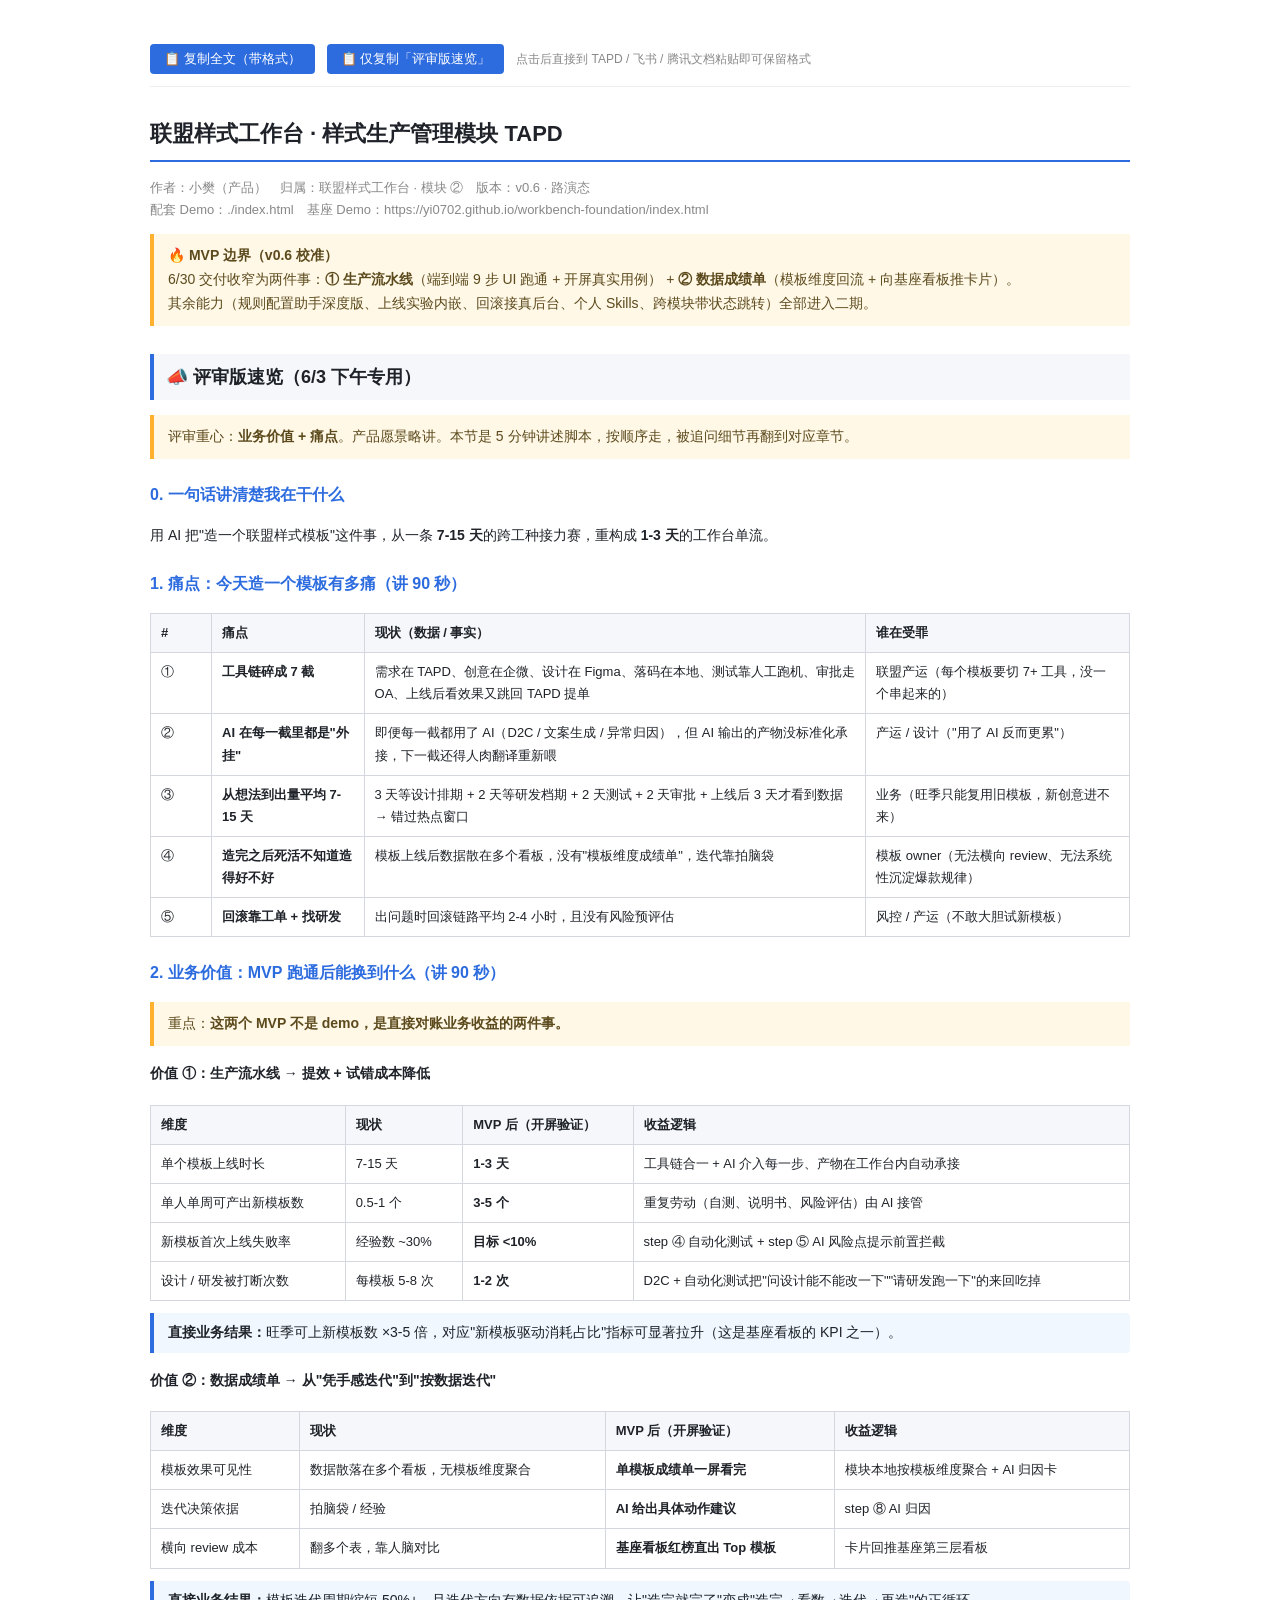
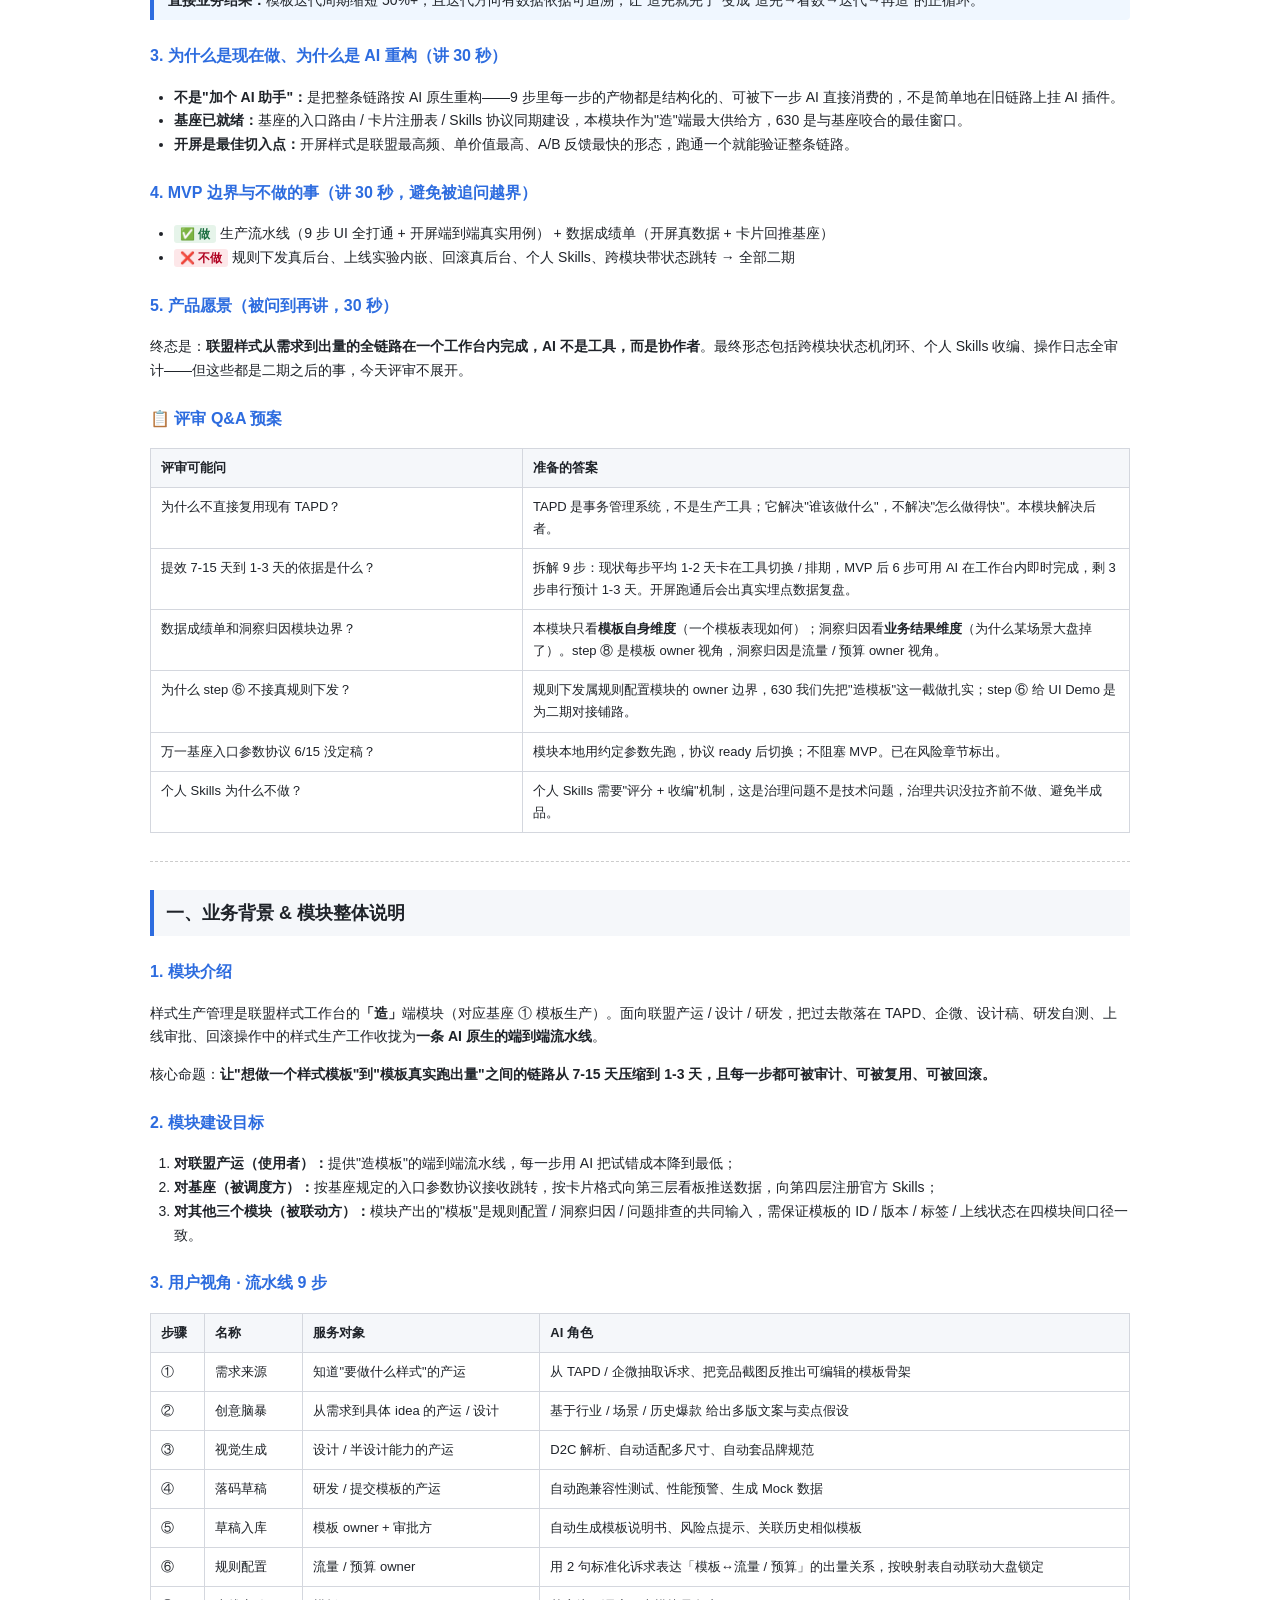
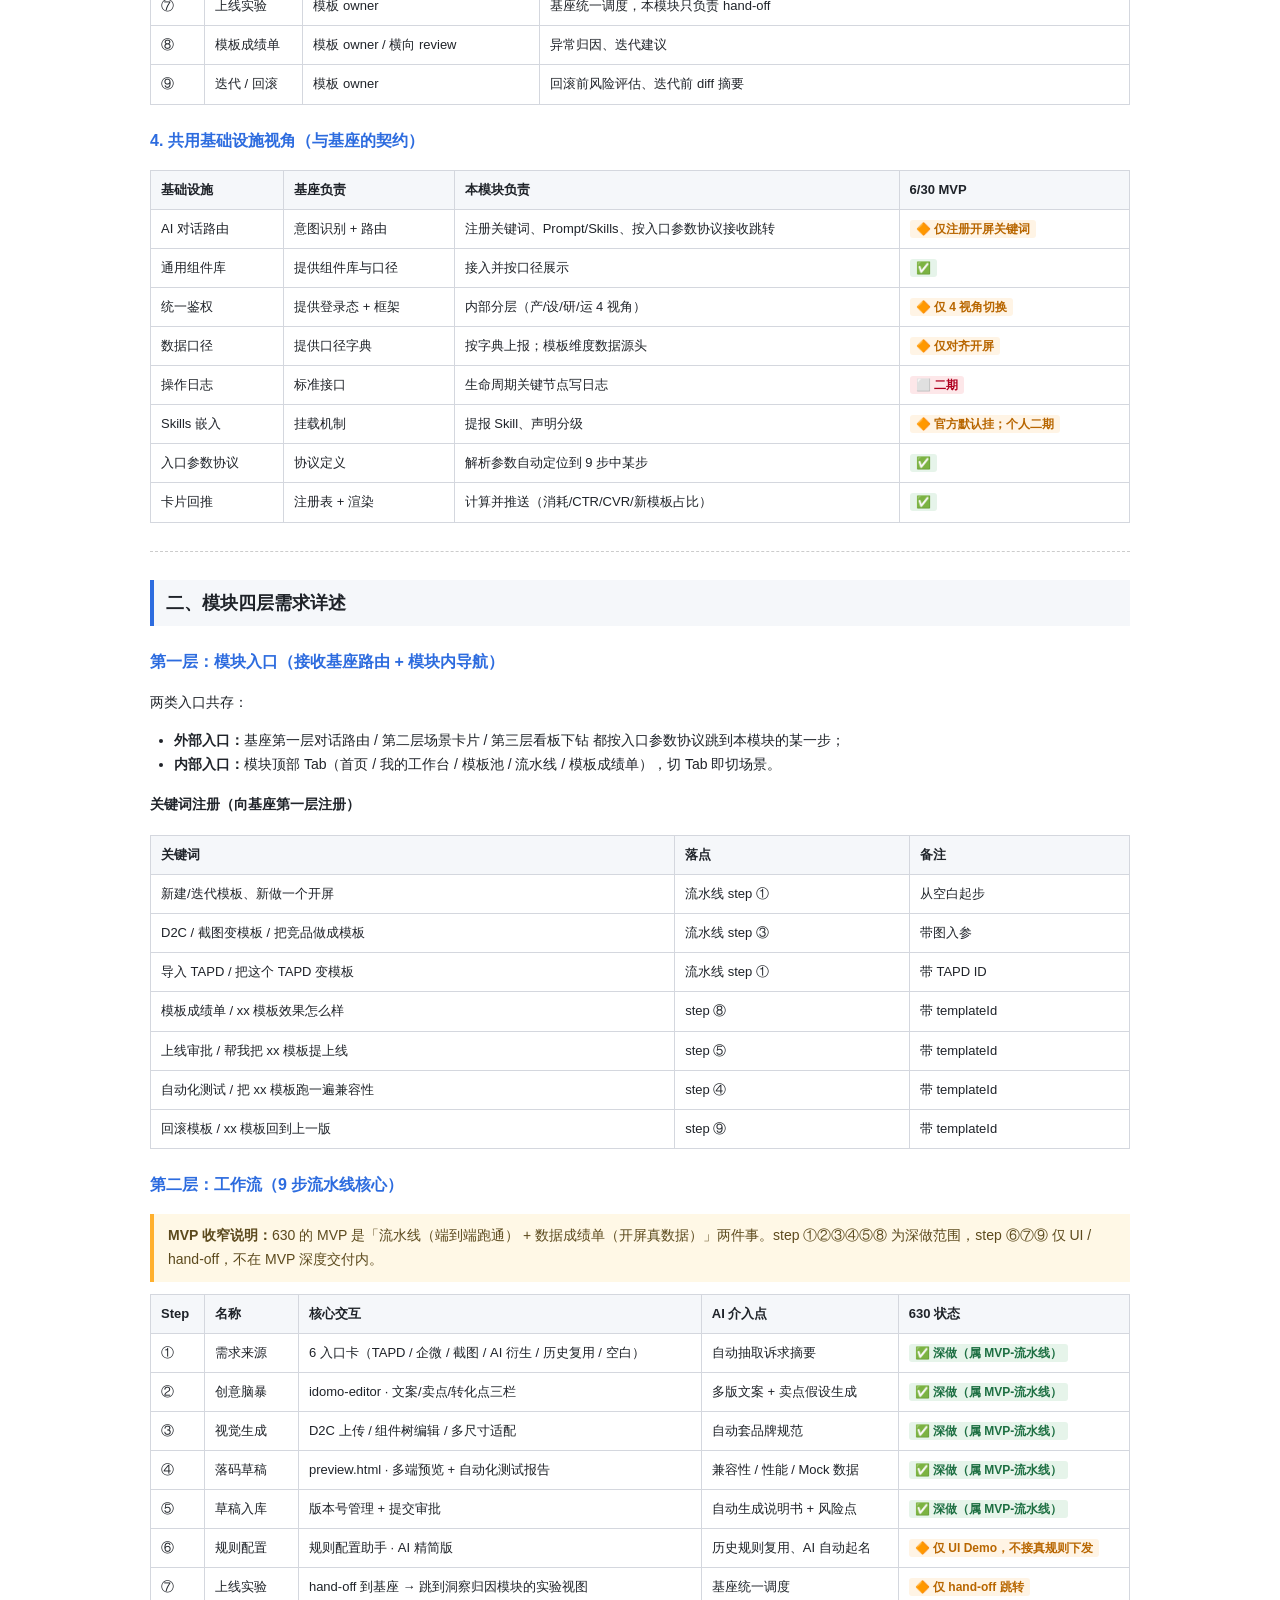
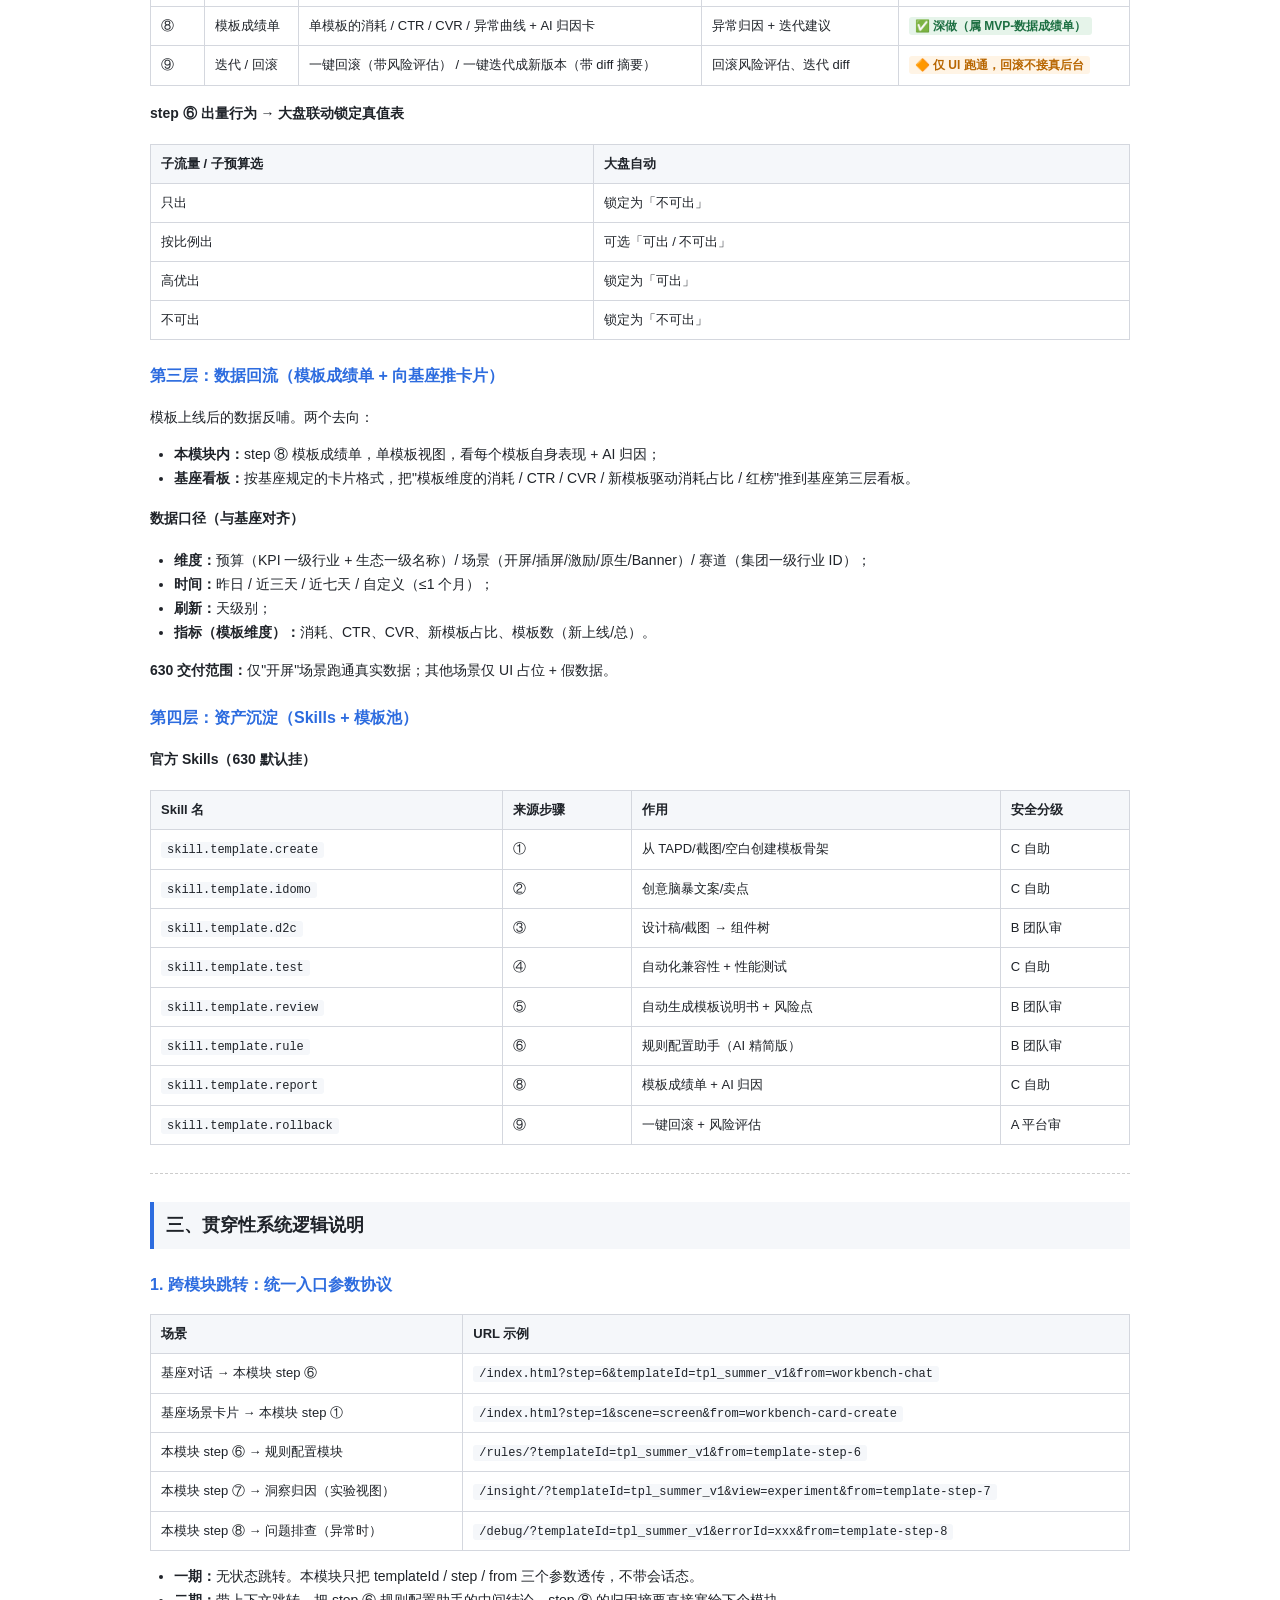
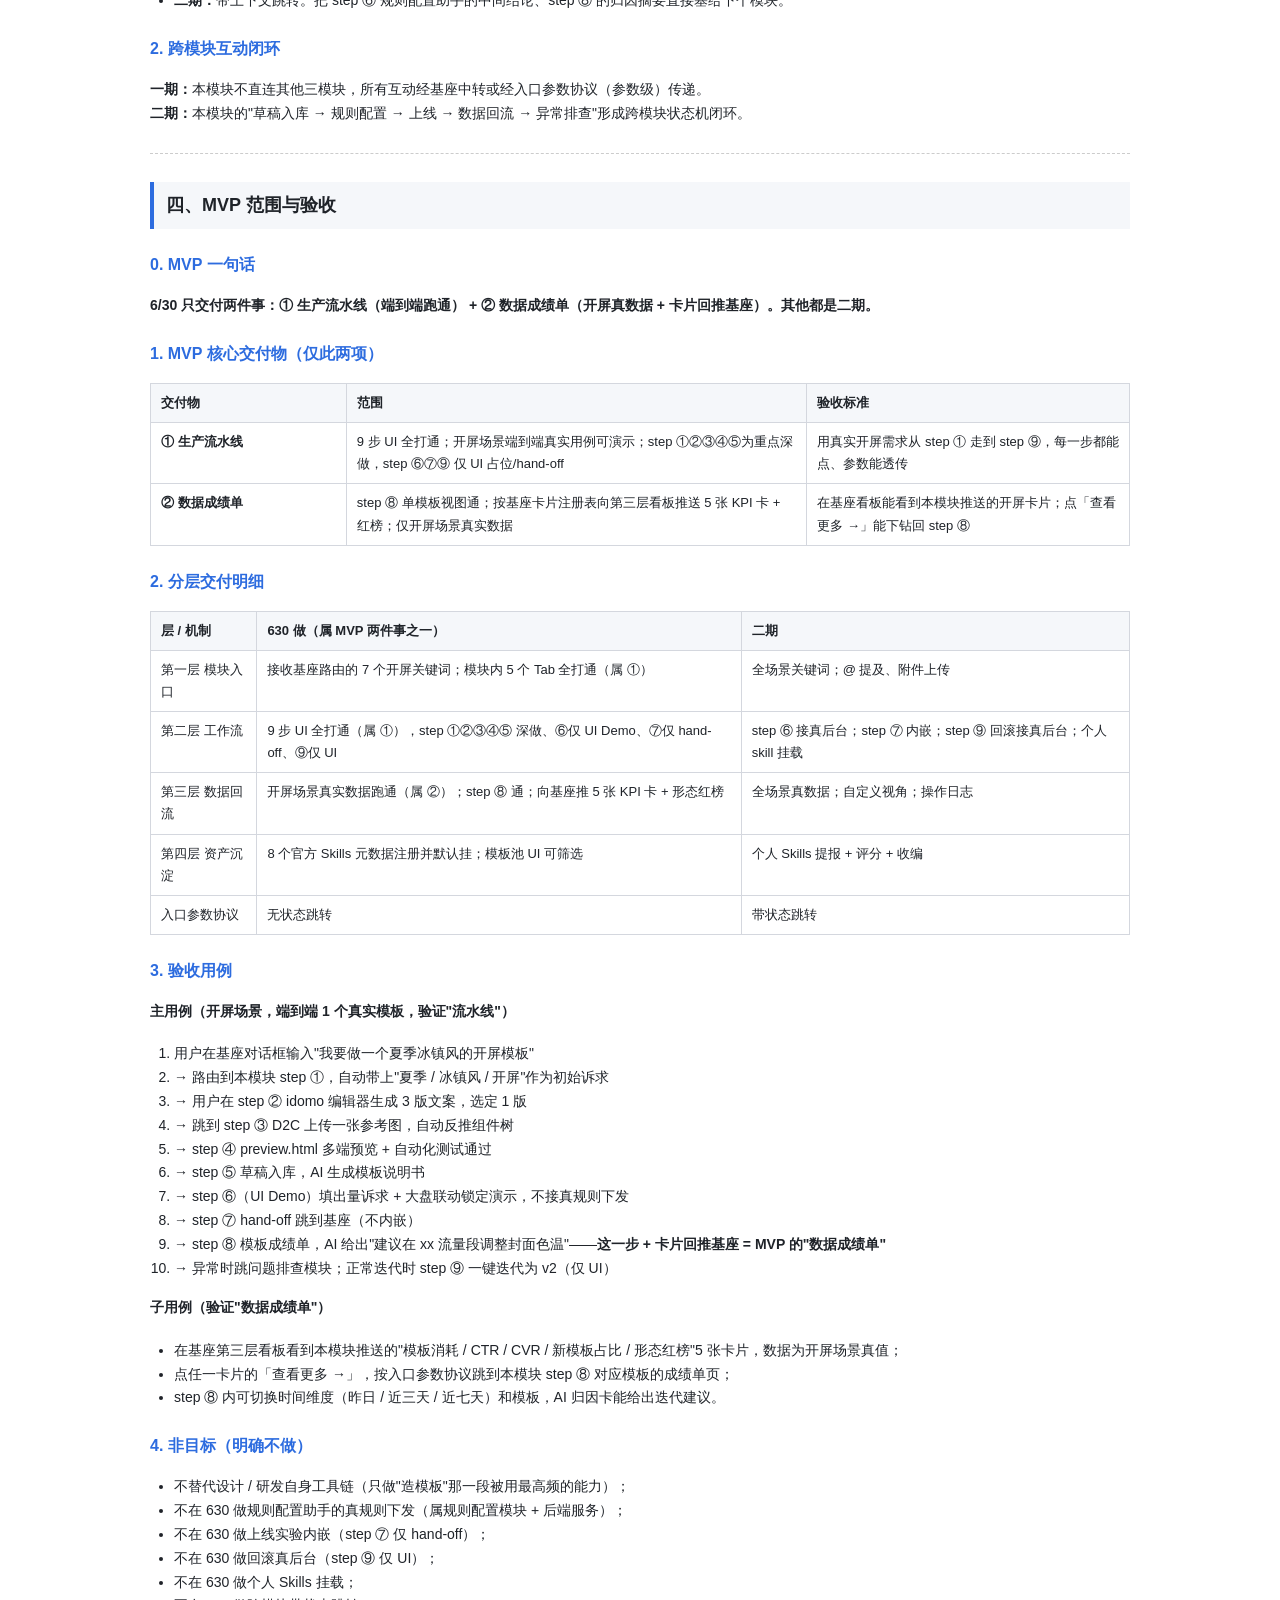
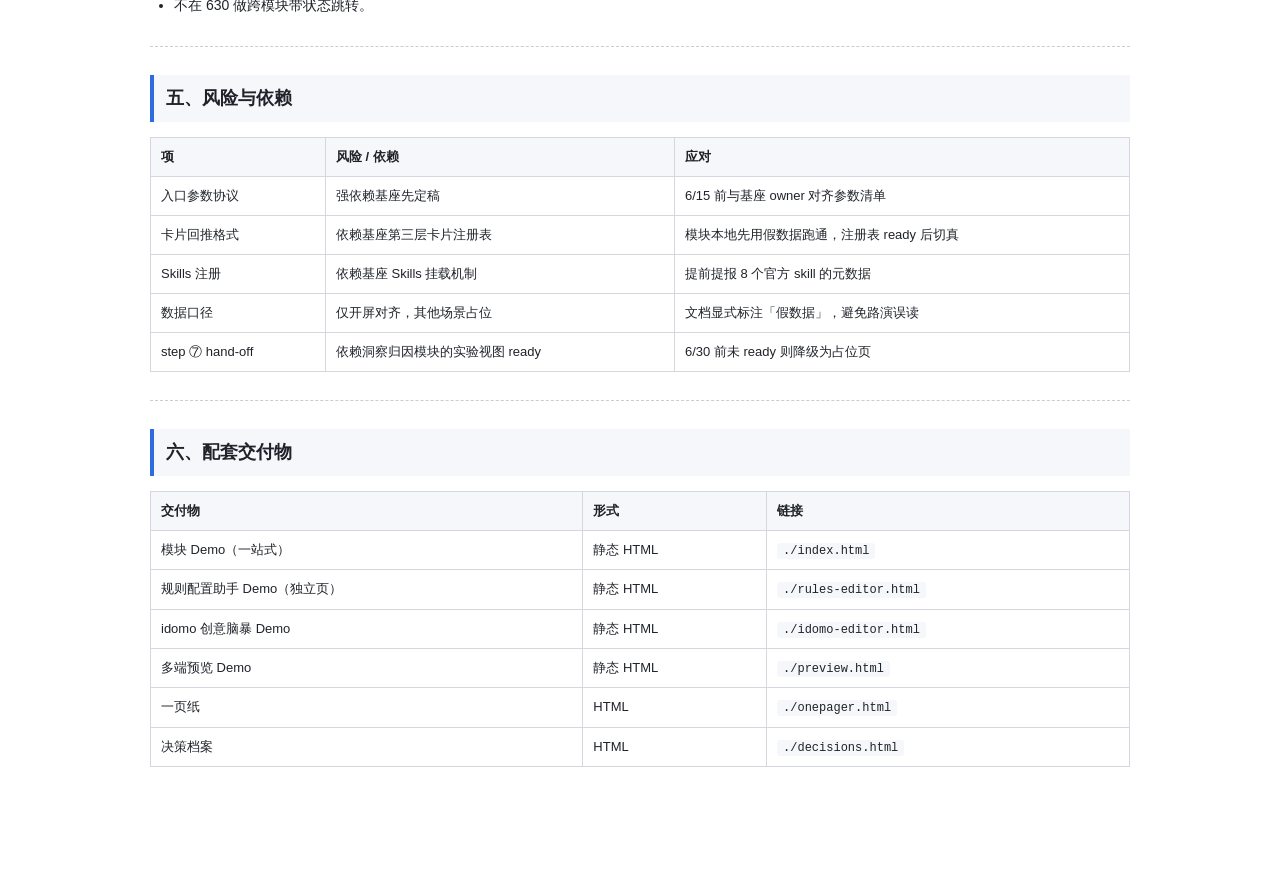
<file: TAPD-样式生产管理.html>
<!DOCTYPE html>
<html lang="zh-CN">
<head>
<meta charset="UTF-8">
<title>样式生产管理 TAPD · 富文本版（可复制）</title>
<style>
  body { font-family: -apple-system, "PingFang SC", "Microsoft YaHei", sans-serif; max-width: 980px; margin: 32px auto; padding: 0 24px 64px; color: #1f2329; line-height: 1.7; font-size: 14px; }
  .copy-bar { position: sticky; top: 0; background: #fff; border-bottom: 1px solid #eee; padding: 12px 0; z-index: 99; display: flex; gap: 12px; align-items: center; }
  .copy-bar button { padding: 6px 14px; background: #2d6cdf; color: #fff; border: 0; border-radius: 4px; cursor: pointer; font-size: 13px; }
  .copy-bar button:hover { background: #1a55c4; }
  .copy-bar .hint { color: #888; font-size: 12px; }
  #content h1 { font-size: 22px; border-bottom: 2px solid #2d6cdf; padding-bottom: 8px; margin-top: 28px; }
  #content h2 { font-size: 18px; background: #f5f7fa; padding: 8px 12px; border-left: 4px solid #2d6cdf; margin-top: 28px; }
  #content h3 { font-size: 16px; margin-top: 22px; color: #2d6cdf; }
  #content h4 { font-size: 14px; margin-top: 16px; }
  #content table { border-collapse: collapse; width: 100%; margin: 12px 0; font-size: 13px; }
  #content th, #content td { border: 1px solid #d4d7de; padding: 8px 10px; text-align: left; vertical-align: top; }
  #content th { background: #f5f7fa; font-weight: 600; }
  #content blockquote { border-left: 4px solid #ffb02e; background: #fff8e6; padding: 10px 14px; margin: 12px 0; color: #5c4a1d; }
  #content code { background: #f5f7fa; padding: 1px 6px; border-radius: 3px; font-family: Menlo, Consolas, monospace; font-size: 12px; }
  #content .badge-mvp { background: #e6f4ea; color: #1d6f42; padding: 2px 6px; border-radius: 3px; font-size: 12px; font-weight: 600; }
  #content .badge-half { background: #fff4e5; color: #b86600; padding: 2px 6px; border-radius: 3px; font-size: 12px; font-weight: 600; }
  #content .badge-no { background: #fde7e9; color: #b00020; padding: 2px 6px; border-radius: 3px; font-size: 12px; font-weight: 600; }
  #content .pain-card { background: #fff6f6; border-left: 4px solid #e34d59; padding: 8px 14px; margin: 8px 0; border-radius: 0 4px 4px 0; }
  #content .value-card { background: #f0f7ff; border-left: 4px solid #2d6cdf; padding: 8px 14px; margin: 8px 0; border-radius: 0 4px 4px 0; }
  #content ul, #content ol { padding-left: 24px; }
  #content .meta { color: #888; font-size: 13px; }
  hr { border: 0; border-top: 1px dashed #ccc; margin: 28px 0; }
</style>
</head>
<body>

<div class="copy-bar">
  <button onclick="copyAll()">📋 复制全文（带格式）</button>
  <button onclick="copyReview()">📋 仅复制「评审版速览」</button>
  <span class="hint">点击后直接到 TAPD / 飞书 / 腾讯文档粘贴即可保留格式</span>
</div>

<div id="content">

<h1>联盟样式工作台 · 样式生产管理模块 TAPD</h1>

<p class="meta">
  作者：小樊（产品）　归属：联盟样式工作台 · 模块 ②　版本：v0.6 · 路演态<br>
  配套 Demo：./index.html　基座 Demo：https://yi0702.github.io/workbench-foundation/index.html
</p>

<blockquote>
  <strong>🔥 MVP 边界（v0.6 校准）</strong><br>
  6/30 交付收窄为两件事：<strong>① 生产流水线</strong>（端到端 9 步 UI 跑通 + 开屏真实用例） + <strong>② 数据成绩单</strong>（模板维度回流 + 向基座看板推卡片）。<br>
  其余能力（规则配置助手深度版、上线实验内嵌、回滚接真后台、个人 Skills、跨模块带状态跳转）全部进入二期。
</blockquote>

<div id="review-section">

<h2>📣 评审版速览（6/3 下午专用）</h2>

<blockquote>评审重心：<strong>业务价值 + 痛点</strong>。产品愿景略讲。本节是 5 分钟讲述脚本，按顺序走，被追问细节再翻到对应章节。</blockquote>

<h3>0. 一句话讲清楚我在干什么</h3>
<p>用 AI 把"造一个联盟样式模板"这件事，从一条 <strong>7-15 天</strong>的跨工种接力赛，重构成 <strong>1-3 天</strong>的工作台单流。</p>

<h3>1. 痛点：今天造一个模板有多痛（讲 90 秒）</h3>

<table>
  <tr><th width="40">#</th><th>痛点</th><th>现状（数据 / 事实）</th><th>谁在受罪</th></tr>
  <tr><td>①</td><td><strong>工具链碎成 7 截</strong></td><td>需求在 TAPD、创意在企微、设计在 Figma、落码在本地、测试靠人工跑机、审批走 OA、上线后看效果又跳回 TAPD 提单</td><td>联盟产运（每个模板要切 7+ 工具，没一个串起来的）</td></tr>
  <tr><td>②</td><td><strong>AI 在每一截里都是"外挂"</strong></td><td>即便每一截都用了 AI（D2C / 文案生成 / 异常归因），但 AI 输出的产物没标准化承接，下一截还得人肉翻译重新喂</td><td>产运 / 设计（"用了 AI 反而更累"）</td></tr>
  <tr><td>③</td><td><strong>从想法到出量平均 7-15 天</strong></td><td>3 天等设计排期 + 2 天等研发档期 + 2 天测试 + 2 天审批 + 上线后 3 天才看到数据 → 错过热点窗口</td><td>业务（旺季只能复用旧模板，新创意进不来）</td></tr>
  <tr><td>④</td><td><strong>造完之后死活不知道造得好不好</strong></td><td>模板上线后数据散在多个看板，没有"模板维度成绩单"，迭代靠拍脑袋</td><td>模板 owner（无法横向 review、无法系统性沉淀爆款规律）</td></tr>
  <tr><td>⑤</td><td><strong>回滚靠工单 + 找研发</strong></td><td>出问题时回滚链路平均 2-4 小时，且没有风险预评估</td><td>风控 / 产运（不敢大胆试新模板）</td></tr>
</table>

<h3>2. 业务价值：MVP 跑通后能换到什么（讲 90 秒）</h3>
<blockquote>重点：<strong>这两个 MVP 不是 demo，是直接对账业务收益的两件事。</strong></blockquote>

<h4>价值 ①：生产流水线 → 提效 + 试错成本降低</h4>
<table>
  <tr><th>维度</th><th>现状</th><th>MVP 后（开屏验证）</th><th>收益逻辑</th></tr>
  <tr><td>单个模板上线时长</td><td>7-15 天</td><td><strong>1-3 天</strong></td><td>工具链合一 + AI 介入每一步、产物在工作台内自动承接</td></tr>
  <tr><td>单人单周可产出新模板数</td><td>0.5-1 个</td><td><strong>3-5 个</strong></td><td>重复劳动（自测、说明书、风险评估）由 AI 接管</td></tr>
  <tr><td>新模板首次上线失败率</td><td>经验数 ~30%</td><td><strong>目标 &lt;10%</strong></td><td>step ④ 自动化测试 + step ⑤ AI 风险点提示前置拦截</td></tr>
  <tr><td>设计 / 研发被打断次数</td><td>每模板 5-8 次</td><td><strong>1-2 次</strong></td><td>D2C + 自动化测试把"问设计能不能改一下""请研发跑一下"的来回吃掉</td></tr>
</table>
<div class="value-card"><strong>直接业务结果：</strong>旺季可上新模板数 ×3-5 倍，对应"新模板驱动消耗占比"指标可显著拉升（这是基座看板的 KPI 之一）。</div>

<h4>价值 ②：数据成绩单 → 从"凭手感迭代"到"按数据迭代"</h4>
<table>
  <tr><th>维度</th><th>现状</th><th>MVP 后（开屏验证）</th><th>收益逻辑</th></tr>
  <tr><td>模板效果可见性</td><td>数据散落在多个看板，无模板维度聚合</td><td><strong>单模板成绩单一屏看完</strong></td><td>模块本地按模板维度聚合 + AI 归因卡</td></tr>
  <tr><td>迭代决策依据</td><td>拍脑袋 / 经验</td><td><strong>AI 给出具体动作建议</strong></td><td>step ⑧ AI 归因</td></tr>
  <tr><td>横向 review 成本</td><td>翻多个表，靠人脑对比</td><td><strong>基座看板红榜直出 Top 模板</strong></td><td>卡片回推基座第三层看板</td></tr>
</table>
<div class="value-card"><strong>直接业务结果：</strong>模板迭代周期缩短 50%+，且迭代方向有数据依据可追溯，让"造完就完了"变成"造完→看数→迭代→再造"的正循环。</div>

<h3>3. 为什么是现在做、为什么是 AI 重构（讲 30 秒）</h3>
<ul>
  <li><strong>不是"加个 AI 助手"：</strong>是把整条链路按 AI 原生重构——9 步里每一步的产物都是结构化的、可被下一步 AI 直接消费的，不是简单地在旧链路上挂 AI 插件。</li>
  <li><strong>基座已就绪：</strong>基座的入口路由 / 卡片注册表 / Skills 协议同期建设，本模块作为"造"端最大供给方，630 是与基座咬合的最佳窗口。</li>
  <li><strong>开屏是最佳切入点：</strong>开屏样式是联盟最高频、单价值最高、A/B 反馈最快的形态，跑通一个就能验证整条链路。</li>
</ul>

<h3>4. MVP 边界与不做的事（讲 30 秒，避免被追问越界）</h3>
<ul>
  <li><span class="badge-mvp">✅ 做</span> 生产流水线（9 步 UI 全打通 + 开屏端到端真实用例） + 数据成绩单（开屏真数据 + 卡片回推基座）</li>
  <li><span class="badge-no">❌ 不做</span> 规则下发真后台、上线实验内嵌、回滚真后台、个人 Skills、跨模块带状态跳转 → 全部二期</li>
</ul>

<h3>5. 产品愿景（被问到再讲，30 秒）</h3>
<p>终态是：<strong>联盟样式从需求到出量的全链路在一个工作台内完成，AI 不是工具，而是协作者</strong>。最终形态包括跨模块状态机闭环、个人 Skills 收编、操作日志全审计——但这些都是二期之后的事，今天评审不展开。</p>

<h3>📋 评审 Q&amp;A 预案</h3>
<table>
  <tr><th width="38%">评审可能问</th><th>准备的答案</th></tr>
  <tr><td>为什么不直接复用现有 TAPD？</td><td>TAPD 是事务管理系统，不是生产工具；它解决"谁该做什么"，不解决"怎么做得快"。本模块解决后者。</td></tr>
  <tr><td>提效 7-15 天到 1-3 天的依据是什么？</td><td>拆解 9 步：现状每步平均 1-2 天卡在工具切换 / 排期，MVP 后 6 步可用 AI 在工作台内即时完成，剩 3 步串行预计 1-3 天。开屏跑通后会出真实埋点数据复盘。</td></tr>
  <tr><td>数据成绩单和洞察归因模块边界？</td><td>本模块只看<strong>模板自身维度</strong>（一个模板表现如何）；洞察归因看<strong>业务结果维度</strong>（为什么某场景大盘掉了）。step ⑧ 是模板 owner 视角，洞察归因是流量 / 预算 owner 视角。</td></tr>
  <tr><td>为什么 step ⑥ 不接真规则下发？</td><td>规则下发属规则配置模块的 owner 边界，630 我们先把"造模板"这一截做扎实；step ⑥ 给 UI Demo 是为二期对接铺路。</td></tr>
  <tr><td>万一基座入口参数协议 6/15 没定稿？</td><td>模块本地用约定参数先跑，协议 ready 后切换；不阻塞 MVP。已在风险章节标出。</td></tr>
  <tr><td>个人 Skills 为什么不做？</td><td>个人 Skills 需要"评分 + 收编"机制，这是治理问题不是技术问题，治理共识没拉齐前不做、避免半成品。</td></tr>
</table>

</div><!-- /review-section -->

<hr>

<h2>一、业务背景 &amp; 模块整体说明</h2>

<h3>1. 模块介绍</h3>
<p>样式生产管理是联盟样式工作台的<strong>「造」</strong>端模块（对应基座 ① 模板生产）。面向联盟产运 / 设计 / 研发，把过去散落在 TAPD、企微、设计稿、研发自测、上线审批、回滚操作中的样式生产工作收拢为<strong>一条 AI 原生的端到端流水线</strong>。</p>
<p>核心命题：<strong>让"想做一个样式模板"到"模板真实跑出量"之间的链路从 7-15 天压缩到 1-3 天，且每一步都可被审计、可被复用、可被回滚。</strong></p>

<h3>2. 模块建设目标</h3>
<ol>
  <li><strong>对联盟产运（使用者）：</strong>提供"造模板"的端到端流水线，每一步用 AI 把试错成本降到最低；</li>
  <li><strong>对基座（被调度方）：</strong>按基座规定的入口参数协议接收跳转，按卡片格式向第三层看板推送数据，向第四层注册官方 Skills；</li>
  <li><strong>对其他三个模块（被联动方）：</strong>模块产出的"模板"是规则配置 / 洞察归因 / 问题排查的共同输入，需保证模板的 ID / 版本 / 标签 / 上线状态在四模块间口径一致。</li>
</ol>

<h3>3. 用户视角 · 流水线 9 步</h3>
<table>
  <tr><th>步骤</th><th>名称</th><th>服务对象</th><th>AI 角色</th></tr>
  <tr><td>①</td><td>需求来源</td><td>知道"要做什么样式"的产运</td><td>从 TAPD / 企微抽取诉求、把竞品截图反推出可编辑的模板骨架</td></tr>
  <tr><td>②</td><td>创意脑暴</td><td>从需求到具体 idea 的产运 / 设计</td><td>基于行业 / 场景 / 历史爆款 给出多版文案与卖点假设</td></tr>
  <tr><td>③</td><td>视觉生成</td><td>设计 / 半设计能力的产运</td><td>D2C 解析、自动适配多尺寸、自动套品牌规范</td></tr>
  <tr><td>④</td><td>落码草稿</td><td>研发 / 提交模板的产运</td><td>自动跑兼容性测试、性能预警、生成 Mock 数据</td></tr>
  <tr><td>⑤</td><td>草稿入库</td><td>模板 owner + 审批方</td><td>自动生成模板说明书、风险点提示、关联历史相似模板</td></tr>
  <tr><td>⑥</td><td>规则配置</td><td>流量 / 预算 owner</td><td>用 2 句标准化诉求表达「模板↔流量 / 预算」的出量关系，按映射表自动联动大盘锁定</td></tr>
  <tr><td>⑦</td><td>上线实验</td><td>模板 owner</td><td>基座统一调度，本模块只负责 hand-off</td></tr>
  <tr><td>⑧</td><td>模板成绩单</td><td>模板 owner / 横向 review</td><td>异常归因、迭代建议</td></tr>
  <tr><td>⑨</td><td>迭代 / 回滚</td><td>模板 owner</td><td>回滚前风险评估、迭代前 diff 摘要</td></tr>
</table>

<h3>4. 共用基础设施视角（与基座的契约）</h3>
<table>
  <tr><th>基础设施</th><th>基座负责</th><th>本模块负责</th><th>6/30 MVP</th></tr>
  <tr><td>AI 对话路由</td><td>意图识别 + 路由</td><td>注册关键词、Prompt/Skills、按入口参数协议接收跳转</td><td><span class="badge-half">🔶 仅注册开屏关键词</span></td></tr>
  <tr><td>通用组件库</td><td>提供组件库与口径</td><td>接入并按口径展示</td><td><span class="badge-mvp">✅</span></td></tr>
  <tr><td>统一鉴权</td><td>提供登录态 + 框架</td><td>内部分层（产/设/研/运 4 视角）</td><td><span class="badge-half">🔶 仅 4 视角切换</span></td></tr>
  <tr><td>数据口径</td><td>提供口径字典</td><td>按字典上报；模板维度数据源头</td><td><span class="badge-half">🔶 仅对齐开屏</span></td></tr>
  <tr><td>操作日志</td><td>标准接口</td><td>生命周期关键节点写日志</td><td><span class="badge-no">⬜ 二期</span></td></tr>
  <tr><td>Skills 嵌入</td><td>挂载机制</td><td>提报 Skill、声明分级</td><td><span class="badge-half">🔶 官方默认挂；个人二期</span></td></tr>
  <tr><td>入口参数协议</td><td>协议定义</td><td>解析参数自动定位到 9 步中某步</td><td><span class="badge-mvp">✅</span></td></tr>
  <tr><td>卡片回推</td><td>注册表 + 渲染</td><td>计算并推送（消耗/CTR/CVR/新模板占比）</td><td><span class="badge-mvp">✅</span></td></tr>
</table>

<hr>

<h2>二、模块四层需求详述</h2>

<h3>第一层：模块入口（接收基座路由 + 模块内导航）</h3>
<p>两类入口共存：</p>
<ul>
  <li><strong>外部入口：</strong>基座第一层对话路由 / 第二层场景卡片 / 第三层看板下钻 都按入口参数协议跳到本模块的某一步；</li>
  <li><strong>内部入口：</strong>模块顶部 Tab（首页 / 我的工作台 / 模板池 / 流水线 / 模板成绩单），切 Tab 即切场景。</li>
</ul>

<h4>关键词注册（向基座第一层注册）</h4>
<table>
  <tr><th>关键词</th><th>落点</th><th>备注</th></tr>
  <tr><td>新建/迭代模板、新做一个开屏</td><td>流水线 step ①</td><td>从空白起步</td></tr>
  <tr><td>D2C / 截图变模板 / 把竞品做成模板</td><td>流水线 step ③</td><td>带图入参</td></tr>
  <tr><td>导入 TAPD / 把这个 TAPD 变模板</td><td>流水线 step ①</td><td>带 TAPD ID</td></tr>
  <tr><td>模板成绩单 / xx 模板效果怎么样</td><td>step ⑧</td><td>带 templateId</td></tr>
  <tr><td>上线审批 / 帮我把 xx 模板提上线</td><td>step ⑤</td><td>带 templateId</td></tr>
  <tr><td>自动化测试 / 把 xx 模板跑一遍兼容性</td><td>step ④</td><td>带 templateId</td></tr>
  <tr><td>回滚模板 / xx 模板回到上一版</td><td>step ⑨</td><td>带 templateId</td></tr>
</table>

<h3>第二层：工作流（9 步流水线核心）</h3>
<blockquote><strong>MVP 收窄说明：</strong>630 的 MVP 是「流水线（端到端跑通） + 数据成绩单（开屏真数据）」两件事。step ①②③④⑤⑧ 为深做范围，step ⑥⑦⑨ 仅 UI / hand-off，不在 MVP 深度交付内。</blockquote>

<table>
  <tr><th>Step</th><th>名称</th><th>核心交互</th><th>AI 介入点</th><th>630 状态</th></tr>
  <tr><td>①</td><td>需求来源</td><td>6 入口卡（TAPD / 企微 / 截图 / AI 衍生 / 历史复用 / 空白）</td><td>自动抽取诉求摘要</td><td><span class="badge-mvp">✅ 深做（属 MVP-流水线）</span></td></tr>
  <tr><td>②</td><td>创意脑暴</td><td>idomo-editor · 文案/卖点/转化点三栏</td><td>多版文案 + 卖点假设生成</td><td><span class="badge-mvp">✅ 深做（属 MVP-流水线）</span></td></tr>
  <tr><td>③</td><td>视觉生成</td><td>D2C 上传 / 组件树编辑 / 多尺寸适配</td><td>自动套品牌规范</td><td><span class="badge-mvp">✅ 深做（属 MVP-流水线）</span></td></tr>
  <tr><td>④</td><td>落码草稿</td><td>preview.html · 多端预览 + 自动化测试报告</td><td>兼容性 / 性能 / Mock 数据</td><td><span class="badge-mvp">✅ 深做（属 MVP-流水线）</span></td></tr>
  <tr><td>⑤</td><td>草稿入库</td><td>版本号管理 + 提交审批</td><td>自动生成说明书 + 风险点</td><td><span class="badge-mvp">✅ 深做（属 MVP-流水线）</span></td></tr>
  <tr><td>⑥</td><td>规则配置</td><td>规则配置助手 · AI 精简版</td><td>历史规则复用、AI 自动起名</td><td><span class="badge-half">🔶 仅 UI Demo，不接真规则下发</span></td></tr>
  <tr><td>⑦</td><td>上线实验</td><td>hand-off 到基座 → 跳到洞察归因模块的实验视图</td><td>基座统一调度</td><td><span class="badge-half">🔶 仅 hand-off 跳转</span></td></tr>
  <tr><td>⑧</td><td>模板成绩单</td><td>单模板的消耗 / CTR / CVR / 异常曲线 + AI 归因卡</td><td>异常归因 + 迭代建议</td><td><span class="badge-mvp">✅ 深做（属 MVP-数据成绩单）</span></td></tr>
  <tr><td>⑨</td><td>迭代 / 回滚</td><td>一键回滚（带风险评估） / 一键迭代成新版本（带 diff 摘要）</td><td>回滚风险评估、迭代 diff</td><td><span class="badge-half">🔶 仅 UI 跑通，回滚不接真后台</span></td></tr>
</table>

<h4>step ⑥ 出量行为 → 大盘联动锁定真值表</h4>
<table>
  <tr><th>子流量 / 子预算选</th><th>大盘自动</th></tr>
  <tr><td>只出</td><td>锁定为「不可出」</td></tr>
  <tr><td>按比例出</td><td>可选「可出 / 不可出」</td></tr>
  <tr><td>高优出</td><td>锁定为「可出」</td></tr>
  <tr><td>不可出</td><td>锁定为「不可出」</td></tr>
</table>

<h3>第三层：数据回流（模板成绩单 + 向基座推卡片）</h3>
<p>模板上线后的数据反哺。两个去向：</p>
<ul>
  <li><strong>本模块内：</strong>step ⑧ 模板成绩单，单模板视图，看每个模板自身表现 + AI 归因；</li>
  <li><strong>基座看板：</strong>按基座规定的卡片格式，把"模板维度的消耗 / CTR / CVR / 新模板驱动消耗占比 / 红榜"推到基座第三层看板。</li>
</ul>

<h4>数据口径（与基座对齐）</h4>
<ul>
  <li><strong>维度：</strong>预算（KPI 一级行业 + 生态一级名称）/ 场景（开屏/插屏/激励/原生/Banner）/ 赛道（集团一级行业 ID）；</li>
  <li><strong>时间：</strong>昨日 / 近三天 / 近七天 / 自定义（≤1 个月）；</li>
  <li><strong>刷新：</strong>天级别；</li>
  <li><strong>指标（模板维度）：</strong>消耗、CTR、CVR、新模板占比、模板数（新上线/总）。</li>
</ul>
<p><strong>630 交付范围：</strong>仅"开屏"场景跑通真实数据；其他场景仅 UI 占位 + 假数据。</p>

<h3>第四层：资产沉淀（Skills + 模板池）</h3>
<h4>官方 Skills（630 默认挂）</h4>
<table>
  <tr><th>Skill 名</th><th>来源步骤</th><th>作用</th><th>安全分级</th></tr>
  <tr><td><code>skill.template.create</code></td><td>①</td><td>从 TAPD/截图/空白创建模板骨架</td><td>C 自助</td></tr>
  <tr><td><code>skill.template.idomo</code></td><td>②</td><td>创意脑暴文案/卖点</td><td>C 自助</td></tr>
  <tr><td><code>skill.template.d2c</code></td><td>③</td><td>设计稿/截图 → 组件树</td><td>B 团队审</td></tr>
  <tr><td><code>skill.template.test</code></td><td>④</td><td>自动化兼容性 + 性能测试</td><td>C 自助</td></tr>
  <tr><td><code>skill.template.review</code></td><td>⑤</td><td>自动生成模板说明书 + 风险点</td><td>B 团队审</td></tr>
  <tr><td><code>skill.template.rule</code></td><td>⑥</td><td>规则配置助手（AI 精简版）</td><td>B 团队审</td></tr>
  <tr><td><code>skill.template.report</code></td><td>⑧</td><td>模板成绩单 + AI 归因</td><td>C 自助</td></tr>
  <tr><td><code>skill.template.rollback</code></td><td>⑨</td><td>一键回滚 + 风险评估</td><td>A 平台审</td></tr>
</table>

<hr>

<h2>三、贯穿性系统逻辑说明</h2>

<h3>1. 跨模块跳转：统一入口参数协议</h3>
<table>
  <tr><th>场景</th><th>URL 示例</th></tr>
  <tr><td>基座对话 → 本模块 step ⑥</td><td><code>/index.html?step=6&amp;templateId=tpl_summer_v1&amp;from=workbench-chat</code></td></tr>
  <tr><td>基座场景卡片 → 本模块 step ①</td><td><code>/index.html?step=1&amp;scene=screen&amp;from=workbench-card-create</code></td></tr>
  <tr><td>本模块 step ⑥ → 规则配置模块</td><td><code>/rules/?templateId=tpl_summer_v1&amp;from=template-step-6</code></td></tr>
  <tr><td>本模块 step ⑦ → 洞察归因（实验视图）</td><td><code>/insight/?templateId=tpl_summer_v1&amp;view=experiment&amp;from=template-step-7</code></td></tr>
  <tr><td>本模块 step ⑧ → 问题排查（异常时）</td><td><code>/debug/?templateId=tpl_summer_v1&amp;errorId=xxx&amp;from=template-step-8</code></td></tr>
</table>
<ul>
  <li><strong>一期：</strong>无状态跳转。本模块只把 templateId / step / from 三个参数透传，不带会话态。</li>
  <li><strong>二期：</strong>带上下文跳转。把 step ⑥ 规则配置助手的中间结论、step ⑧ 的归因摘要直接塞给下个模块。</li>
</ul>

<h3>2. 跨模块互动闭环</h3>
<p><strong>一期：</strong>本模块不直连其他三模块，所有互动经基座中转或经入口参数协议（参数级）传递。<br>
<strong>二期：</strong>本模块的"草稿入库 → 规则配置 → 上线 → 数据回流 → 异常排查"形成跨模块状态机闭环。</p>

<hr>

<h2>四、MVP 范围与验收</h2>

<h3>0. MVP 一句话</h3>
<p><strong>6/30 只交付两件事：① 生产流水线（端到端跑通） + ② 数据成绩单（开屏真数据 + 卡片回推基座）。其他都是二期。</strong></p>

<h3>1. MVP 核心交付物（仅此两项）</h3>
<table>
  <tr><th width="20%">交付物</th><th>范围</th><th>验收标准</th></tr>
  <tr><td><strong>① 生产流水线</strong></td><td>9 步 UI 全打通；开屏场景端到端真实用例可演示；step ①②③④⑤为重点深做，step ⑥⑦⑨ 仅 UI 占位/hand-off</td><td>用真实开屏需求从 step ① 走到 step ⑨，每一步都能点、参数能透传</td></tr>
  <tr><td><strong>② 数据成绩单</strong></td><td>step ⑧ 单模板视图通；按基座卡片注册表向第三层看板推送 5 张 KPI 卡 + 红榜；仅开屏场景真实数据</td><td>在基座看板能看到本模块推送的开屏卡片；点「查看更多 →」能下钻回 step ⑧</td></tr>
</table>

<h3>2. 分层交付明细</h3>
<table>
  <tr><th>层 / 机制</th><th>630 做（属 MVP 两件事之一）</th><th>二期</th></tr>
  <tr><td>第一层 模块入口</td><td>接收基座路由的 7 个开屏关键词；模块内 5 个 Tab 全打通（属 ①）</td><td>全场景关键词；@ 提及、附件上传</td></tr>
  <tr><td>第二层 工作流</td><td>9 步 UI 全打通（属 ①），step ①②③④⑤ 深做、⑥仅 UI Demo、⑦仅 hand-off、⑨仅 UI</td><td>step ⑥ 接真后台；step ⑦ 内嵌；step ⑨ 回滚接真后台；个人 skill 挂载</td></tr>
  <tr><td>第三层 数据回流</td><td>开屏场景真实数据跑通（属 ②）；step ⑧ 通；向基座推 5 张 KPI 卡 + 形态红榜</td><td>全场景真数据；自定义视角；操作日志</td></tr>
  <tr><td>第四层 资产沉淀</td><td>8 个官方 Skills 元数据注册并默认挂；模板池 UI 可筛选</td><td>个人 Skills 提报 + 评分 + 收编</td></tr>
  <tr><td>入口参数协议</td><td>无状态跳转</td><td>带状态跳转</td></tr>
</table>

<h3>3. 验收用例</h3>

<h4>主用例（开屏场景，端到端 1 个真实模板，验证"流水线"）</h4>
<ol>
  <li>用户在基座对话框输入"我要做一个夏季冰镇风的开屏模板"</li>
  <li>→ 路由到本模块 step ①，自动带上"夏季 / 冰镇风 / 开屏"作为初始诉求</li>
  <li>→ 用户在 step ② idomo 编辑器生成 3 版文案，选定 1 版</li>
  <li>→ 跳到 step ③ D2C 上传一张参考图，自动反推组件树</li>
  <li>→ step ④ preview.html 多端预览 + 自动化测试通过</li>
  <li>→ step ⑤ 草稿入库，AI 生成模板说明书</li>
  <li>→ step ⑥（UI Demo）填出量诉求 + 大盘联动锁定演示，不接真规则下发</li>
  <li>→ step ⑦ hand-off 跳到基座（不内嵌）</li>
  <li>→ step ⑧ 模板成绩单，AI 给出"建议在 xx 流量段调整封面色温"——<strong>这一步 + 卡片回推基座 = MVP 的"数据成绩单"</strong></li>
  <li>→ 异常时跳问题排查模块；正常迭代时 step ⑨ 一键迭代为 v2（仅 UI）</li>
</ol>

<h4>子用例（验证"数据成绩单"）</h4>
<ul>
  <li>在基座第三层看板看到本模块推送的"模板消耗 / CTR / CVR / 新模板占比 / 形态红榜"5 张卡片，数据为开屏场景真值；</li>
  <li>点任一卡片的「查看更多 →」，按入口参数协议跳到本模块 step ⑧ 对应模板的成绩单页；</li>
  <li>step ⑧ 内可切换时间维度（昨日 / 近三天 / 近七天）和模板，AI 归因卡能给出迭代建议。</li>
</ul>

<h3>4. 非目标（明确不做）</h3>
<ul>
  <li>不替代设计 / 研发自身工具链（只做"造模板"那一段被用最高频的能力）；</li>
  <li>不在 630 做规则配置助手的真规则下发（属规则配置模块 + 后端服务）；</li>
  <li>不在 630 做上线实验内嵌（step ⑦ 仅 hand-off）；</li>
  <li>不在 630 做回滚真后台（step ⑨ 仅 UI）；</li>
  <li>不在 630 做个人 Skills 挂载；</li>
  <li>不在 630 做跨模块带状态跳转。</li>
</ul>

<hr>

<h2>五、风险与依赖</h2>
<table>
  <tr><th>项</th><th>风险 / 依赖</th><th>应对</th></tr>
  <tr><td>入口参数协议</td><td>强依赖基座先定稿</td><td>6/15 前与基座 owner 对齐参数清单</td></tr>
  <tr><td>卡片回推格式</td><td>依赖基座第三层卡片注册表</td><td>模块本地先用假数据跑通，注册表 ready 后切真</td></tr>
  <tr><td>Skills 注册</td><td>依赖基座 Skills 挂载机制</td><td>提前提报 8 个官方 skill 的元数据</td></tr>
  <tr><td>数据口径</td><td>仅开屏对齐，其他场景占位</td><td>文档显式标注「假数据」，避免路演误读</td></tr>
  <tr><td>step ⑦ hand-off</td><td>依赖洞察归因模块的实验视图 ready</td><td>6/30 前未 ready 则降级为占位页</td></tr>
</table>

<hr>

<h2>六、配套交付物</h2>
<table>
  <tr><th>交付物</th><th>形式</th><th>链接</th></tr>
  <tr><td>模块 Demo（一站式）</td><td>静态 HTML</td><td><code>./index.html</code></td></tr>
  <tr><td>规则配置助手 Demo（独立页）</td><td>静态 HTML</td><td><code>./rules-editor.html</code></td></tr>
  <tr><td>idomo 创意脑暴 Demo</td><td>静态 HTML</td><td><code>./idomo-editor.html</code></td></tr>
  <tr><td>多端预览 Demo</td><td>静态 HTML</td><td><code>./preview.html</code></td></tr>
  <tr><td>一页纸</td><td>HTML</td><td><code>./onepager.html</code></td></tr>
  <tr><td>决策档案</td><td>HTML</td><td><code>./decisions.html</code></td></tr>
</table>

</div><!-- /content -->

<script>
function copyHtmlNode(node) {
  const range = document.createRange();
  range.selectNode(node);
  const sel = window.getSelection();
  sel.removeAllRanges();
  sel.addRange(range);
  try {
    document.execCommand('copy');
    return true;
  } catch (e) {
    return false;
  } finally {
    sel.removeAllRanges();
  }
}
function copyAll() {
  const ok = copyHtmlNode(document.getElementById('content'));
  alert(ok ? '✅ 已复制全文。直接到 TAPD / 飞书 / 腾讯文档粘贴即可。' : '❌ 复制失败，请手动选中复制。');
}
function copyReview() {
  const ok = copyHtmlNode(document.getElementById('review-section'));
  alert(ok ? '✅ 已复制「评审版速览」段。' : '❌ 复制失败，请手动选中复制。');
}
</script>

</body>
</html>
</file>
<file: aban-cat-house/styles.css>
:root{color-scheme:light;--ink:#49362b;--muted:#8a735a;--cream:#f8efda;--orange:#bd5b3e;--dark:#31413e;--line:#b7a17e}
*{box-sizing:border-box}
[hidden]{display:none!important}
body{margin:0;color:var(--ink);font-family:"PingFang SC","Microsoft YaHei",system-ui,sans-serif;background:#e5d6b6;background-image:linear-gradient(90deg,#eadfc5 1px,transparent 1px),linear-gradient(#eadfc5 1px,transparent 1px);background-size:24px 24px}
button{font:inherit;color:inherit;cursor:pointer;touch-action:manipulation}
button:focus-visible{outline:3px solid #ef9c46;outline-offset:3px}
.game{width:min(100%,520px);min-height:100dvh;margin:auto;padding:18px 16px max(18px,env(safe-area-inset-bottom));display:flex;flex-direction:column}
.topbar{display:flex;justify-content:space-between;align-items:center;margin-bottom:16px}
.topbar-actions{display:flex;align-items:center;gap:8px}
.topbar-actions .text-button{white-space:nowrap}
.eyebrow{margin:0 0 6px;color:#b85a40;font-size:9px;font-weight:800;letter-spacing:.16em}
h1,h2,p{margin-top:0}
h1{font-size:25px;letter-spacing:.07em;margin:0;line-height:1.1}
h1 span{color:#cf7650}
.text-button,.close,.secondary{border:2px solid var(--ink);background:#f8efda;box-shadow:3px 3px 0 #725b42}
.text-button{padding:9px 10px;font-size:12px;font-weight:700}
.text-button span{color:var(--orange);margin-left:5px}
.game-panel{background:var(--cream);border:3px solid var(--ink);box-shadow:6px 6px 0 #ab9877}
.room-heading{display:flex;align-items:end;justify-content:space-between;padding:15px 15px 11px}
.room-heading h2{font-size:17px;letter-spacing:.08em;margin:4px 0 0}
.room-number{font:700 10px ui-monospace,monospace;color:var(--orange);letter-spacing:.12em}
.room-status{font-size:10px;color:var(--muted)}
.room-frame{margin:0 12px;border:3px solid #674b37;overflow:hidden;background:#d1b591}
.room{position:relative;width:100%;aspect-ratio:400/350;overflow:hidden}
.background{position:absolute;inset:0;width:100%;height:100%}
.objects{position:absolute;inset:0}
.object{position:absolute;width:17%;height:20%;padding:0;border:0;background:transparent;display:flex;align-items:center;justify-content:center;transform:translate(-50%,-50%);-webkit-tap-highlight-color:transparent}
.object svg{width:70%;height:80%;overflow:visible;image-rendering:pixelated;filter:drop-shadow(2px 3px 0 #68483255)}
.object:hover svg,.object:focus-visible svg{transform:translateY(-4px)}
.object.explored svg{opacity:.45;filter:grayscale(.75)}
.object.breaking svg{animation:shake .18s steps(2) 3}
.cat{position:absolute;width:15%;height:14%;bottom:3%;left:42%;z-index:4;pointer-events:none;transition:left .55s steps(7)}
.cat svg{width:100%;height:100%;image-rendering:pixelated;filter:drop-shadow(2px 3px 0 #68483255)}
.cat.left svg{transform:scaleX(-1)}
.cat.walk svg{animation:bob .22s steps(2) infinite}
.cat.jump svg{animation:jump .6s steps(4)}
.reaction{position:absolute;z-index:6;left:50%;bottom:19%;transform:translateX(-50%);background:#fff7e2;border:2px solid var(--ink);padding:5px 8px;font-size:10px;font-weight:700;white-space:nowrap;opacity:0;pointer-events:none}
.reaction.show{opacity:1}
.controls{padding:13px 14px 14px}
.room-tabs{display:grid;grid-template-columns:1fr 1fr;gap:8px}
.room-tab{border:2px solid #a78f70;background:#f4e6ca;padding:10px 4px;font-size:12px;font-weight:700}
.room-tab.active{background:var(--dark);color:#fff5db;border-color:var(--dark);box-shadow:3px 3px 0 #9daf91}
.controls p{margin:13px 0 0;text-align:center;color:#876a52;font-size:12px;line-height:1.5}
footer{padding:18px 4px;color:#8b785d;font-size:10px;letter-spacing:.05em;display:flex;justify-content:space-between}
.overlay{position:fixed;inset:0;z-index:10;display:grid;place-items:center;overflow:auto;padding:max(12px,env(safe-area-inset-top)) 12px max(12px,env(safe-area-inset-bottom));background:#302c24c9}
.intro-card,.detail,.archive,.ending,.assembly{width:min(100%,480px);background:var(--cream);border:3px solid var(--ink);box-shadow:7px 7px 0 #7e6a50;padding:20px}
.intro-card{position:relative}
.intro-art{height:120px;margin:-20px -20px 20px;background:#cad5b8;border-bottom:3px solid var(--ink);position:relative;overflow:hidden}
.intro-art::before{content:"";position:absolute;inset:0;background:repeating-linear-gradient(90deg,transparent 0 39px,#b7c7a9 39px 42px)}
.cottage{position:absolute;left:5%;bottom:0;width:31%;height:95%}
.photo{position:absolute;top:12px;left:50%;transform:translateX(-50%) rotate(-4deg);width:103px;height:120px;border:6px solid #fff8e8;background:#fff8e8;box-shadow:4px 4px 0 #71866d}
.photo img{width:100%;height:100%;object-fit:cover;image-rendering:pixelated}
.intro-art span{position:absolute;right:14px;bottom:15px;color:#4b6553;font:700 10px ui-monospace,monospace}
.intro-card h2,.ending h2{font-size:30px;line-height:1.3;letter-spacing:.04em;margin:10px 0 14px}
.intro-card h2 em{color:var(--orange);font-style:normal}
.intro-copy,.ending p{font-size:13px;line-height:1.9;color:#6c5844}
.instructions{counter-reset:steps;list-style:none;padding:0;margin:17px 0}
.instructions li{counter-increment:steps;font-size:12px;padding:8px 0;border-bottom:1px dashed #cbb898}
.instructions li::before{content:"0" counter(steps);font:700 10px ui-monospace,monospace;color:var(--orange);margin-right:12px}
.primary{border:2px solid #49362b;background:#b9563d;color:#fff8e7;padding:12px 16px;font-weight:700;box-shadow:4px 4px 0 #704834}
.primary span{margin-left:20px}
.primary:active,.secondary:active,.text-button:active{transform:translate(2px,2px);box-shadow:1px 1px 0 #725b42}
.fine{font-size:10px;color:#9b896f;line-height:1.5;margin:13px 0 0}
.detail,.archive{max-height:min(92dvh,850px);overflow-y:auto;overscroll-behavior:contain}
.detail-heading{display:flex;justify-content:space-between;align-items:start;gap:12px}
.detail-heading h2{font-size:24px;line-height:1.25;margin:0}
.close{width:36px;height:36px;font-size:24px;line-height:1;flex:none}
.detail-intro{margin:12px 0 15px;font-size:12px;color:#806c55;line-height:1.7}
.blueprint{background:#2e494d;color:#d7e9df;border:3px solid #243839;padding:12px;background-image:linear-gradient(#9dc8c31a 1px,transparent 1px),linear-gradient(90deg,#9dc8c31a 1px,transparent 1px);background-size:16px 16px}
.blueprint-head{display:flex;justify-content:space-between;font:700 9px ui-monospace,monospace;letter-spacing:.1em;color:#adcac2}
.blueprint>p{font-size:10px;color:#adcac2;margin:8px 0 0;text-align:center}
.exploded{display:grid;grid-template-columns:repeat(4,minmax(0,1fr));align-items:stretch;gap:4px;padding:12px 0 4px;touch-action:pan-y}
.exploded-pages,.assembly-pages{display:flex;justify-content:space-between;align-items:center;gap:8px;font-size:10px}
.exploded-pages{color:#b7cfc8}
.exploded-pages button,.assembly-pages button{border:1px solid currentColor;background:transparent;color:inherit;padding:3px 10px;font-size:10px}
.exploded-pages button:disabled,.assembly-pages button:disabled{opacity:.35}
.assembly-pages{flex:none;color:#806c55}
.part-kind{display:inline-block;margin-left:4px;color:#a45d40;font-size:9px;font-weight:600}
.part span.description{font-size:11px;line-height:1.55}
.piece{flex:1;min-width:0;border:0;background:transparent;padding:4px 0;color:#d7e9df;display:flex;flex-direction:column;align-items:center;gap:3px}
.piece{animation:separate .55s steps(6) backwards;animation-delay:var(--delay,0ms)}
.piece svg{width:min(100%,55px);height:56px;image-rendering:pixelated}
.piece .piece-num{width:20px;height:20px;background:#f3c676;color:#31413e;font:800 11px ui-monospace,monospace;display:grid;place-items:center}
.piece.active{background:#b9d3c12c}
.piece small{font-size:9px;line-height:1.35;word-break:keep-all}
.parts{margin:12px 0}
.part{width:100%;display:grid;grid-template-columns:26px 1fr;text-align:left;gap:7px;padding:9px 5px;border:0;border-bottom:1px dashed #d1bea0;background:transparent}
.part.active{background:#e9dcc3}
.part-num{font:700 11px ui-monospace,monospace;color:var(--orange);padding-top:2px}
.part strong{display:block;font-size:12px;margin-bottom:4px}
.part span.description{display:block;color:#806c55;font-size:11px;line-height:1.6}
.principle{padding:11px 12px;background:#e7dec6;border-left:4px solid #c78e4f;font-size:12px;line-height:1.7}
.principle b{color:#a24d35}
.principle p{margin:4px 0 0}
.full{width:100%;margin-top:16px}
.archive-grid{display:grid;grid-template-columns:repeat(2,1fr);gap:9px}
.archive-item{min-height:75px;border:2px solid #baa588;background:#f5e8d1;text-align:left;padding:9px;display:flex;align-items:center;gap:8px}
.archive-item:disabled{opacity:.53;cursor:default}
.archive-item svg{width:42px;height:42px;flex:none;image-rendering:pixelated}
.archive-item b{display:block;font-size:12px}
.archive-item small{display:block;font-size:10px;color:#8c785d;margin-top:4px}
.secondary{padding:11px;font-size:12px}
.ending{text-align:center;padding:30px 23px}
.ending-paw{font-size:44px;color:#bf694c}
.ending-note{border-top:1px dashed #c5b18e;padding-top:14px}
@keyframes twinkle{50%{opacity:.35}}
@keyframes shake{50%{transform:translateX(5px) rotate(6deg)}}
@keyframes bob{50%{transform:translateY(-4px)}}
@keyframes jump{40%{transform:translateY(calc(-1 * var(--jump-height, 30px)))}}
@keyframes separate{from{opacity:0;transform:translateX(var(--offset)) scale(.65)}to{opacity:1;transform:translateX(0) scale(1)}}
@media(min-width:700px){.game{padding-top:26px}.intro-card{padding:26px}.intro-art{margin:-26px -26px 24px;height:150px}.photo{width:128px;height:150px}}
@media(max-height:700px){.intro-overlay{align-items:start}.intro-card{margin:auto}.intro-art{height:75px}.photo{width:80px;height:90px}.intro-card h2{font-size:25px}.instructions{margin:10px 0}.instructions li{padding:5px 0}}

html,body{width:100%;height:100%;overflow:hidden}
body{overscroll-behavior:none}
.game{height:100dvh;min-height:0;padding:max(10px,env(safe-area-inset-top)) 12px max(10px,env(safe-area-inset-bottom));gap:10px}
.topbar{flex:none;margin:0}
.game-panel{flex:1;min-height:0;display:flex;flex-direction:column;box-shadow:4px 4px 0 #ab9877}
.room-heading{flex:none;padding:12px 13px 9px}
.room-frame{flex:1;min-height:0;margin:0 10px}
.room{height:100%;aspect-ratio:auto}
.controls{flex:none;padding:10px 12px 12px}
.controls p{margin:9px 0 0}
footer{flex:none;padding:0 3px}
.overlay{overflow:hidden;align-items:center}
.intro-card,.detail,.archive,.ending,.assembly{max-height:100%;overflow:hidden}
.detail,.archive,.assembly{max-height:100%;display:flex;flex-direction:column}
.detail{height:auto}
.archive,.assembly{height:min(100%,760px)}
.detail-heading,.detail-intro,.blueprint,.principle,.detail .full{flex:none}
.detail-intro{margin:10px 0}
.blueprint{padding:10px}
.blueprint>p{margin:5px 0 0}
.exploded{padding:8px 0 2px}
.part-view{flex:0 0 auto;min-height:0;display:flex;flex-direction:column;justify-content:flex-start;padding:9px 0}
.part-navigation{display:flex;align-items:center;justify-content:space-between;gap:8px;color:#9c624a;font-size:11px;font-weight:700}
.part-arrow{width:40px;height:34px;border:2px solid #b7a17e;background:#f8efda;font-weight:800}
.part-arrow:disabled{opacity:.35;cursor:default}
.parts{margin:6px 0 0}
.part{min-height:66px;padding:8px;border:1px dashed #d1bea0;background:#f3e7cf}
.principle{font-size:12px;line-height:1.6}
.detail .full,.archive .full{margin-top:12px}
.detail-actions{display:grid;grid-template-columns:1fr 1fr;gap:10px;margin-top:12px;flex:none}
.detail-actions button{min-width:0;font-size:12px;padding:11px 7px}
.assembly-instruction{font-size:12px;line-height:1.5;color:#806c55;margin:10px 0}
.assembly-board{flex:1;min-height:0;display:flex;flex-direction:column;gap:8px}
.assembly-caption{display:flex;justify-content:space-between;align-items:center;font-size:11px;font-weight:700;color:#9b654c}
.assembly-caption span{font-size:10px;color:#9b896f}
.assembly-slots,.assembly-pieces{flex:1;min-height:0;display:grid;grid-template-columns:repeat(4,minmax(0,1fr));gap:5px}
.assembly-slot,.assembly-piece{min-width:0;min-height:0;padding:4px 2px;display:flex;flex-direction:column;align-items:center;justify-content:center;gap:2px;font-size:10px;line-height:1.3;word-break:break-all}
.assembly-slot{border:2px dashed #b4a080;background:#e9dec7;color:#786854;position:relative}
.assembly-slot .slot-image{width:100%;height:65%;display:flex;align-items:center;justify-content:center;opacity:.2}
.assembly-slot svg,.assembly-piece svg{max-width:100%;height:100%;width:auto}
.assembly-slot .slot-number{position:absolute;top:3px;left:5px;font:700 9px ui-monospace,monospace}
.assembly-slot.placed{border-style:solid;border-color:#729478;background:#dce6d0}
.assembly-slot.placed .slot-image{opacity:1}
.assembly-piece{border:2px solid #8ca69a;background:#2e494d;color:#e8eee0;touch-action:none;user-select:none}
.assembly-piece svg{height:65%;pointer-events:none}
.assembly-piece.selected{border-color:#f1c875;box-shadow:inset 0 0 0 2px #f1c875}
.assembly-piece:disabled{opacity:.28;cursor:default}
.drag-ghost{position:fixed;z-index:100;left:0;top:0;width:70px;height:85px;transform:translate(-50%,-50%);border:2px solid #f1c875;background:#2e494d;color:#fff;display:flex;flex-direction:column;align-items:center;font-size:10px;pointer-events:none}
.drag-ghost svg{height:65%;max-width:100%}
.assembly-result{display:flex;align-items:center;justify-content:center;gap:8px;background:#dce6d0;color:#4a674d;font-size:11px;line-height:1.5;margin-top:8px}
.assembly-result svg{width:38px;height:38px}
.assembly .full{flex:none;margin-top:10px}
.archive-grid{flex:1;min-height:0;grid-template-rows:repeat(4,minmax(0,1fr))}
.archive-item{min-height:0}
@media(max-height:700px){
  .game{gap:6px}
  .topbar h1{font-size:20px}
  .topbar .eyebrow{display:none}
  .room-heading{padding:7px 10px}
  .room-heading h2{font-size:15px}
  .controls{padding:7px 10px}
  .controls p{margin:5px 0 0;font-size:10px}
  .room-tab{padding:7px 4px}
  footer{font-size:9px}
  .overlay{align-items:center;padding:8px}
  .intro-card,.detail,.archive,.ending,.assembly{padding:14px}
  .intro-art{margin:-14px -14px 12px}
  .intro-card h2{margin:5px 0 8px;font-size:23px}
  .intro-copy,.ending p{font-size:12px;line-height:1.6;margin-bottom:8px}
  .instructions{margin:8px 0}
  .instructions li{padding:4px 0}
  .fine{margin:8px 0 0}
  .detail-heading h2{font-size:20px}
  .detail-intro{font-size:11px;line-height:1.4;margin:6px 0}
  .blueprint{padding:7px}
  .exploded{padding:4px 0 0}
  .piece svg{height:40px}
  .blueprint>p{margin:3px 0 0}
  .part-view{padding:5px 0}
  .part{min-height:54px;padding:5px}
  .part span.description{line-height:1.4}
  .principle{padding:7px 9px;font-size:11px;line-height:1.4}
  .detail .full,.archive .full{margin-top:7px}
  .detail-actions{margin-top:7px;gap:6px}
  .detail-actions button{padding:8px 4px;font-size:11px}
  .assembly-instruction{margin:5px 0;font-size:11px}
  .assembly-board{gap:5px}
  .assembly-piece,.assembly-slot{font-size:9px}
  .assembly .full{margin-top:6px}
  .primary,.secondary{padding:9px}
  .archive-grid{gap:5px}
  .archive-item{padding:5px}
  .archive-item svg{width:34px;height:34px}
}

.object-marker{position:absolute;z-index:5;transform:translate(-50%,-50%);width:44px;height:44px;border:0;background:transparent;box-shadow:none;padding:0;-webkit-tap-highlight-color:transparent}
.object{min-width:44px;min-height:44px}
.object-marker::after,.object::after{content:"";position:absolute;width:8px;height:8px;border:1px solid #fff4c5;border-radius:50%;background:#ffd45c;box-shadow:0 0 0 2px #ffd45c55,0 0 8px 2px #ffc84d99;animation:twinkle 1.5s ease-in-out infinite}
.object::after{top:3%;right:13%}
.object-marker::after{left:50%;top:50%;transform:translate(-50%,-50%)}
.object:focus-visible::before,.object-marker:focus-visible::before{content:attr(data-label);position:absolute;left:50%;bottom:calc(100% - 4px);transform:translateX(-50%);display:block;width:max-content;max-width:130px;padding:3px 5px;background:#fff6e3;border:1px solid #72513a;color:#49362b;font-size:10px;line-height:1.3;z-index:10}
.archive-pages{display:flex;justify-content:space-between;align-items:center;gap:8px;margin-top:8px;color:#806c55;font-size:11px}
.archive-pages button,.layer-controls button{border:1px solid #a99170;background:#f4e8d0;padding:6px;font-size:10px;font-weight:700}
.archive-pages button:disabled,.layer-controls button:disabled{opacity:.35}
.assembly-board{gap:6px}
.assembly-canvas{position:relative;flex:1;min-height:110px;border:2px dashed #af9979;background:#e5d8bc;overflow:hidden;touch-action:none}
.assembly-canvas::before{content:"";position:absolute;inset:0;background-image:linear-gradient(#967d5f18 1px,transparent 1px),linear-gradient(90deg,#967d5f18 1px,transparent 1px);background-size:20px 20px;pointer-events:none}
.assembly-guide{position:absolute;inset:12%;display:grid;place-items:center;opacity:.13;pointer-events:none}
.assembly-guide svg{height:100%;width:100%}
.canvas-hint{position:absolute;bottom:4px;left:0;right:0;text-align:center;font-size:9px;color:#89775e;pointer-events:none}
.canvas-piece{position:absolute;transform:translate(-50%,-50%);width:27%;height:38%;padding:0;border:1px solid transparent;background:transparent;touch-action:none}
.canvas-piece svg{width:100%;height:100%;pointer-events:none}
.canvas-piece.selected{border:2px dashed #bc5b3e;background:#fff8e52b}
.canvas-piece.selected::after{content:"";position:absolute;inset:-6px;border:2px dashed #bc5b3e;pointer-events:none}
.layer-controls{display:flex;gap:3px;justify-content:center}
.layer-controls button{flex:1;min-width:0;padding:5px 2px;font-size:9px}
.assembly-pieces{flex:0 0 100px;grid-template-columns:repeat(4,minmax(0,1fr))}
.assembly-piece{padding:2px;font-size:9px}
.assembly-piece svg{height:70%;width:100%}
.assembly-pages{margin-top:0}
.assembly .detail-actions{flex:none}
@keyframes marker-pulse{50%{background:#f5ca74}}
@media(max-height:700px){
  .assembly-pieces{flex-basis:74px}
  .assembly-instruction{font-size:10px;line-height:1.3}
  .assembly-canvas{min-height:80px}
  .layer-controls button{font-size:8px;padding:4px 1px}
  .assembly .detail-actions{margin-top:5px}
  .archive-pages{margin-top:5px}
  .archive-pages button{padding:4px}
  .exploded-pages button,.assembly-pages button{padding:2px 8px}
  .part span.description{font-size:10px;line-height:1.4}
}
.object-marker.repaired{background:transparent}
.fixture-broken{opacity:.25;filter:grayscale(.7)}
.nest-spot{position:absolute;left:4%;bottom:1%;width:24%;height:15%;z-index:6;border:0;background:transparent;padding:0;display:flex;flex-direction:column;align-items:center;justify-content:flex-end;font-size:9px;font-weight:700;color:#664331}
.nest-spot svg{width:75%;height:75%;filter:drop-shadow(2px 2px #68483255)}
.nest-spot span{background:#fff0c5;border:1px solid #805d45;padding:1px 4px;white-space:nowrap}
.assembly-guide{inset:0;display:block;opacity:1}
.target-outline{position:absolute;width:27%;height:38%;filter:grayscale(1);opacity:.2}
.target-outline svg{width:100%;height:100%}
.target-outline::after{content:"";position:absolute;inset:12%;border:2px dashed #77684f}
.target-outline span{position:absolute;top:8%;left:9%;font:700 10px ui-monospace,monospace;color:#5b4d3b}
.target-outline.active-target{opacity:.55}
.target-outline.active-target::after{border-color:#b9563d}
.target-outline.installed{opacity:.08}
.canvas-piece.snapped{filter:drop-shadow(0 0 3px #fff3a5)}
.assembly-piece.stolen{opacity:.45}
.assembly-quick-actions{position:relative;z-index:9;display:grid;grid-template-columns:repeat(3,minmax(0,1fr));gap:5px;flex:none}
.assembly-quick-actions button{min-height:40px;border:1px solid #a99170;background:#f4e8d0;padding:5px 3px;font-size:11px;font-weight:700}
.assembly-quick-actions button:disabled{opacity:.4}
.assembly-tools-anchor{position:relative;flex:none;height:0}
.assembly-tools{position:absolute;left:0;right:0;bottom:calc(100% + 44px);z-index:8;display:flex;flex-direction:column;gap:5px;padding:7px;background:#f3e7cf;border:1px solid #cbb998;box-shadow:0 4px 12px #49362b40}
.assembly-tools .layer-controls button{min-height:38px;font-size:10px}
.assembly-pieces{grid-template-columns:repeat(2,minmax(0,1fr))}
.assembly-piece{font-size:11px;line-height:1.3}
.assembly-piece svg{height:72%;max-height:125px}
.assembly-piece span{padding:0 3px;text-align:center}
.assembly-board{gap:6px}
.assembly-pages button{min-height:36px;padding:6px 12px}
@media(max-width:600px){
  #detailOverlay:has(.assembly:not([hidden])){padding:0}
  .assembly{width:100%;height:100dvh;max-height:100dvh;border-width:0;box-shadow:none;padding:max(10px,env(safe-area-inset-top)) 12px max(10px,env(safe-area-inset-bottom))}
  .assembly .detail-heading h2{font-size:20px}
  .assembly .detail-heading .eyebrow{margin-bottom:3px}
  .assembly .close{width:42px;height:42px}
  .assembly-instruction{font-size:11px;line-height:1.35;margin:5px 0 7px}
  .assembly-board{gap:5px}
  .assembly-canvas{min-height:80px}
  .canvas-piece,.target-outline{width:38%;height:50%}
  .assembly-pieces{flex:0 0 clamp(120px,25dvh,220px);grid-template-columns:repeat(2,minmax(0,1fr));grid-template-rows:repeat(2,minmax(0,1fr))}
  .assembly-piece{flex-direction:row;justify-content:flex-start;padding:4px;gap:5px}
  .assembly-piece svg{height:100%;width:min(48%,82px);max-height:100%;flex:none}
  .assembly-piece span{font-size:10px;overflow-wrap:anywhere}
  .assembly .detail-actions{margin-top:6px;gap:6px}
  .assembly .detail-actions button{min-height:42px;font-size:12px}
  .assembly-pages button{min-height:30px}
}
@media(max-width:600px) and (max-height:700px){
  .assembly{padding:max(7px,env(safe-area-inset-top)) 9px max(7px,env(safe-area-inset-bottom))}
  .assembly .detail-heading h2{font-size:17px}
  .assembly .detail-heading .eyebrow{font-size:8px}
  .assembly .close{width:36px;height:36px}
  .assembly-instruction{font-size:10px;line-height:1.25;margin:3px 0}
  .assembly-board{gap:3px}
  .assembly-quick-actions{gap:4px}
  .assembly-quick-actions button{min-height:34px;font-size:10px}
  .assembly-tools{gap:3px;padding:4px}
  .assembly-tools{bottom:calc(100% + 38px)}
  .assembly-tools .layer-controls button{min-height:30px;font-size:9px}
  .assembly-pieces{flex-basis:clamp(112px,23dvh,150px)}
  .assembly-piece span{font-size:9px}
  .assembly-pages button{min-height:25px;padding:3px 8px}
  .assembly .detail-actions button{min-height:36px}
}
.repair-result{flex:none;background:#dcebd3;color:#426746;text-align:center;font-size:11px;font-weight:700;padding:6px;margin-top:5px}
.nest-shortcut{flex:none;border:1px solid #bd7052;background:#f4e1bf;color:#a54c35;padding:6px;font-weight:700;font-size:11px;margin-top:5px}
.nest-panel,.reset-panel{width:min(100%,480px);max-height:100%;background:var(--cream);border:3px solid var(--ink);box-shadow:7px 7px 0 #7e6a50;padding:20px;overflow:hidden}
.nest-panel{height:min(100%,700px);display:flex;flex-direction:column}
.nest-intro{color:#806c55;font-size:12px;line-height:1.6;margin:10px 0}
.nest-illustration{height:70px;display:flex;align-items:center;justify-content:space-evenly;background:#d7b288;border:3px solid #8a6449;font-size:25px}
.nest-illustration span:nth-child(even){color:#fff0c5;font-size:17px}
.nest-list{flex:1;min-height:0;display:grid;grid-template-rows:repeat(4,minmax(0,1fr));gap:6px;margin-top:9px}
.nest-empty{grid-row:1/-1;text-align:center;color:#8a735a;font-size:12px;align-self:center}
.nest-item{min-height:0;display:flex;align-items:center;gap:9px;background:#f3e5ca;border:2px solid #c8ae88;padding:5px}
.nest-item svg{width:52px;height:52px;max-height:100%;flex:none;background:#2e494d}
.nest-item span{flex:1;min-width:0}
.nest-item strong,.nest-item small{display:block}
.nest-item strong{font-size:12px}
.nest-item small{font-size:10px;color:#8a735a;margin-top:3px}
.nest-item button{border:2px solid #7f634a;background:#fff5df;padding:7px;font-size:11px;font-weight:700}
.reset-panel h2{font-size:22px;margin:8px 0}
.reset-panel p:not(.eyebrow){font-size:13px;color:#725f4c;line-height:1.7}
@media(max-height:700px){
  .nest-panel,.reset-panel{padding:14px}
  .nest-intro{font-size:11px;margin:6px 0}
  .nest-illustration{height:44px;font-size:19px}
  .nest-item svg{width:36px;height:36px}
  .nest-item button{padding:5px}
  .repair-result,.nest-shortcut{font-size:10px;padding:4px;margin-top:3px}
}
@media(prefers-reduced-motion:reduce){*,*::before,*::after{animation-duration:.001ms!important;animation-iteration-count:1!important;transition-duration:.001ms!important}}
</file>
<file: clean/styles/tokens.css>
/* ============================================================
   视觉令牌 · 完全对齐基座 workbench-foundation
   来源：直接抓取 https://yi0702.github.io/workbench-foundation/styles.css
   原则：
     - 仅修改 token 数值，不改业务样式与 HTML 结构
     - 命名沿用本 demo 既有 var 名，把"值"映射到基座真实值
     - 业务里硬编码的功能色（红包绿 / 徽章配色等）不动
   ============================================================ */
:root {
  /* === 主色 / 辅色（基座 Tailwind 蓝体系） === */
  --color-primary:        #2b6cb0;   /* 基座 --primary */
  --color-primary-hover:  #1e4a8a;   /* 基座 --primary-dark */
  --color-primary-soft:   #ebf8ff;   /* 基座蓝色软背景 */
  --color-primary-light:  #4299e1;   /* 基座 --primary-light，焦点环用 */

  --color-purple:         #6b46c1;   /* 基座社区紫（mp-user / 社区技能） */
  --color-purple-soft:    #faf5ff;   /* 基座紫色软背景 */

  --color-success:        #38a169;   /* 基座 --success */
  --color-success-soft:   #f0fff4;
  --color-warning:        #d69e2e;   /* 基座 --warn */
  --color-warning-soft:   #fffbeb;
  --color-danger:         #c53030;   /* 基座 --danger */
  --color-danger-soft:    #fff5f5;

  /* === 中性（基座灰阶 + 米色元注释体系） === */
  --color-bg:             #f7fafc;   /* 基座 --bg */
  --color-card:           #ffffff;   /* 基座 --bg-section */
  --color-card-2:         #f7fafc;   /* 基座次级背景统一也是浅灰 */
  --color-demo-bg:        #fafaf6;   /* 基座 --meta-bg 米色，给"走查注释"用 */
  --color-text-1:         #1a202c;   /* 基座 --text */
  --color-text-2:         #4a5568;   /* 基座 --text-sub */
  --color-text-3:         #718096;   /* 基座 --text-light */
  --color-text-4:         #a0aec0;   /* 基座更浅的灰，禁用态用 */
  --color-border:         #e2e8f0;   /* 基座 --border */
  --color-border-2:       #cbd5e0;   /* 基座 --border-strong */

  /* === 圆角（基座更克制：卡片 10px，不是 12px） === */
  --radius-card:          10px;      /* 基座 board-card / scene-card */
  --radius-md:            8px;       /* 基座 module-section 等中尺寸 */
  --radius-btn:           6px;       /* 基座 model-selector / skill-tab */
  --radius-pill:          14px;      /* 基座 hint-tag / filter-chip */
  --radius-badge:         4px;       /* 基座 env-tag / btn-apply */

  /* === 阴影（基座规范：极轻） === */
  --shadow-card:          0 1px 3px rgba(0,0,0,0.05);     /* 基座 --shadow-sm */
  --shadow-card-hover:    0 4px 12px rgba(0,0,0,0.08);    /* 基座 --shadow-md */
  --shadow-pop:           0 4px 12px rgba(0,0,0,0.08);    /* 基座弹层用同一档 */

  /* === 间距（保持，与基座间距体系一致） === */
  --sp-1: 4px;
  --sp-2: 8px;
  --sp-3: 12px;
  --sp-4: 16px;
  --sp-5: 20px;
  --sp-6: 24px;
  --sp-8: 32px;

  /* === 字号（向基座靠：基座正文 14px，标题更克制） === */
  --fs-h1:   22px;  /* 基座 module-header h1 */
  --fs-h2:   18px;  /* 基座 layer-header h2 */
  --fs-h3:   15px;  /* 基座 module-section h2 */
  --fs-body: 14px;  /* 基座正文 */
  --fs-cap:  12px;  /* 基座辅助文本 */

  /* === 字体栈（与基座完全一致） === */
  --ff-base: -apple-system, BlinkMacSystemFont, "PingFang SC",
             "Hiragino Sans GB", "Microsoft YaHei", sans-serif;
}
</file>
<file: clean/styles/main.css>
/* ================================
 * 主样式 · 样式生产管理 Demo v0.1
 * ================================ */
* { box-sizing: border-box; margin: 0; padding: 0; }
html, body { height: 100%; }
body {
  font-family: var(--ff-base);
  font-size: var(--fs-body);
  color: var(--color-text-1);
  background: var(--color-bg);
  line-height: 1.5;
}
a { color: inherit; text-decoration: none; }
button { font-family: inherit; cursor: pointer; border: none; background: transparent; color: inherit; }
input { font-family: inherit; }

/* 通用 */
.muted { color: var(--color-text-3); font-size: var(--fs-cap); font-weight: 400; }
.muted-num { color: var(--color-text-3); font-size: var(--fs-cap); margin-left: 6px; }
.up { color: var(--color-success); }
.mt-16 { margin-top: var(--sp-4); }
.link { color: var(--color-primary); }
.link:hover { text-decoration: underline; }
.link.sm { font-size: var(--fs-cap); }

/* ================ 顶部导航 ================ */
.topbar {
  position: sticky; top: 0; z-index: 90;
  height: 60px;
  background: rgba(255,255,255,0.92);
  backdrop-filter: blur(8px);
  border-bottom: 1px solid var(--color-border);
  display: flex; align-items: center; justify-content: space-between;
  padding: 0 var(--sp-6);
}
.topbar-left { display: flex; align-items: center; gap: var(--sp-3); }
.breadcrumb { display: flex; align-items: center; gap: var(--sp-2); font-size: var(--fs-h3); font-weight: 500; }
.breadcrumb-home { color: var(--color-text-2); }
.breadcrumb-home:hover { color: var(--color-primary); }
.breadcrumb-sep { color: var(--color-text-4); }
.breadcrumb-current { color: var(--color-text-1); font-weight: 600; }
.ver-badge {
  font-size: var(--fs-cap); color: var(--color-purple);
  background: var(--color-purple-soft);
  padding: 2px 8px; border-radius: var(--radius-badge);
  margin-left: var(--sp-2);
}
.topbar-nav { display: flex; gap: var(--sp-6); }
.nav-link { color: var(--color-text-2); font-size: var(--fs-body); padding: 6px 0; position: relative; }
.nav-link:hover { color: var(--color-primary); }
.nav-link.active { color: var(--color-primary); font-weight: 500; }
.nav-link.active::after {
  content: ''; position: absolute; left: 0; right: 0; bottom: -19px;
  height: 2px; background: var(--color-primary);
}
.topbar-right { display: flex; align-items: center; gap: var(--sp-4); }
.user-avatar {
  width: 32px; height: 32px; border-radius: 50%;
  background: linear-gradient(135deg, var(--color-primary), var(--color-purple));
  color: #fff; font-size: 13px; font-weight: 600;
  display: flex; align-items: center; justify-content: center;
}

/* ================ 主布局 ================ */
.layout {
  display: grid;
  grid-template-columns: minmax(0, 1fr);
  gap: var(--sp-5);
  padding: var(--sp-6);
  max-width: 1600px; margin: 0 auto;
}
.content { min-width: 0; }

/* ================ Section ================ */
.section { margin-bottom: var(--sp-8); }
.section-head {
  display: flex; align-items: center; justify-content: space-between;
  margin-bottom: var(--sp-4); flex-wrap: wrap; gap: var(--sp-3);
}
.section-title { font-size: var(--fs-h2); font-weight: 600; color: var(--color-text-1); }
.section-head-aside { color: var(--color-text-3); font-size: var(--fs-cap); }

/* ================ Tab ================ */
.tab-group { display: flex; gap: var(--sp-6); border-bottom: 1px solid var(--color-border); }
.tab {
  font-size: var(--fs-body); color: var(--color-text-2);
  padding: var(--sp-3) 0; position: relative;
  display: flex; align-items: center; gap: 4px;
}
.tab:hover { color: var(--color-text-1); }
.tab.active { color: var(--color-primary); font-weight: 500; }
.tab.active::after {
  content: ''; position: absolute; left: 0; right: 0; bottom: -1px;
  height: 2px; background: var(--color-primary);
}
.tab-pane, .pool-pane, .subtab-pane, .step-content { display: none; }
.tab-pane.active, .pool-pane.active, .subtab-pane.active, .step-content.active { display: block; }
.tab-group.sub { margin-bottom: var(--sp-4); }
.subtab {
  font-size: var(--fs-body); color: var(--color-text-2);
  padding: var(--sp-2) 0; margin-right: var(--sp-5);
  position: relative;
}
.subtab.active { color: var(--color-primary); font-weight: 500; }
.subtab.active::after {
  content: ''; position: absolute; left: 0; right: 0; bottom: -1px;
  height: 2px; background: var(--color-primary);
}
.subtab .dot {
  background: var(--color-danger); color: #fff;
  border-radius: 10px; padding: 1px 6px; font-size: 11px; margin-left: 4px;
}

/* ================ Card ================ */
.card {
  background: var(--color-card);
  border: 1px solid var(--color-border-2);
  border-radius: var(--radius-card);
  padding: var(--sp-5);
  box-shadow: var(--shadow-card);
}
.card-title { font-size: var(--fs-h3); font-weight: 600; margin-bottom: 4px; }
.card-sub { color: var(--color-text-3); font-size: var(--fs-cap); margin-bottom: var(--sp-4); }
.card-foot { margin-top: var(--sp-3); display: flex; gap: var(--sp-2); }

.grid-2 { display: grid; grid-template-columns: 1fr 1fr; gap: var(--sp-4); }
.grid-3 { display: grid; grid-template-columns: 1fr 1fr 1fr; gap: var(--sp-4); }

/* ================ 大盘 - 条形图 ================ */
.bar-list { display: flex; flex-direction: column; gap: var(--sp-3); }
.bar-row { display: grid; grid-template-columns: 50px 1fr 140px; align-items: center; gap: var(--sp-3); font-size: var(--fs-body); }
.bar-label { color: var(--color-text-2); }
.bar { background: var(--color-bg); height: 8px; border-radius: 4px; overflow: hidden; }
.bar-fill { height: 100%; background: linear-gradient(90deg, var(--color-primary), var(--color-purple)); border-radius: 4px; }
.bar-val { color: var(--color-text-3); font-size: var(--fs-cap); text-align: right; }

/* mini-table */
.mini-table { width: 100%; border-collapse: collapse; font-size: var(--fs-body); }
.mini-table th, .mini-table td { padding: 8px 0; border-bottom: 1px solid var(--color-border-2); text-align: left; }
.mini-table th { color: var(--color-text-3); font-weight: 400; font-size: var(--fs-cap); }
.mini-table td.up { color: var(--color-success); font-weight: 500; }

/* funnel */
.funnel { display: flex; flex-direction: column; gap: var(--sp-2); }
.funnel-step { display: flex; }
.funnel-bar {
  height: 32px; border-radius: 6px; padding: 0 var(--sp-4);
  display: flex; align-items: center; font-size: var(--fs-body); color: var(--color-text-1);
  transition: width .3s;
}

/* metric-card */
.metric-card {
  background: var(--color-card); border: 1px solid var(--color-border-2);
  border-radius: var(--radius-card); padding: var(--sp-5);
  box-shadow: var(--shadow-card);
}
.metric-num { font-size: 32px; font-weight: 600; color: var(--color-text-1); line-height: 1.2; }
.metric-num small { font-size: 16px; color: var(--color-text-3); margin-left: 2px; }
.metric-name { color: var(--color-text-2); margin: 4px 0; }
.metric-trend { color: var(--color-text-3); font-size: var(--fs-cap); }
.metric-trend.up { color: var(--color-success); }

/* 我的工作台 */
.card-list { display: grid; grid-template-columns: repeat(3, 1fr); gap: var(--sp-4); }
.mini-card { padding: var(--sp-4); }
.mini-card .card-title { font-size: var(--fs-body); display: flex; align-items: center; gap: 6px; }
.row-actions { margin-top: var(--sp-2); }

.empty-tip {
  padding: 60px 0; text-align: center; color: var(--color-text-3);
  background: var(--color-card); border: 1px dashed var(--color-border);
  border-radius: var(--radius-card);
}
.banner-tip {
  background: var(--color-warning-soft); color: var(--color-warning);
  padding: var(--sp-3); border-radius: var(--radius-btn); margin-bottom: var(--sp-4);
  font-size: var(--fs-cap);
}

.approve-list { display: flex; flex-direction: column; gap: var(--sp-3); }
.approve-item {
  background: var(--color-card); border: 1px solid var(--color-border-2);
  border-radius: var(--radius-card); padding: var(--sp-4);
  display: flex; justify-content: space-between; align-items: center;
  box-shadow: var(--shadow-card);
}
.approve-title { font-size: var(--fs-h3); font-weight: 500; display: flex; align-items: center; gap: var(--sp-2); }
.approve-meta { color: var(--color-text-3); font-size: var(--fs-cap); margin: 4px 0; }
.approve-desc { color: var(--color-text-2); font-size: var(--fs-cap); }
.approve-act { display: flex; gap: var(--sp-2); }

/* ================ Badge ================ */
.badge { display: inline-block; padding: 2px 8px; border-radius: var(--radius-badge); font-size: var(--fs-cap); font-weight: 500; }
.badge.ok { background: var(--color-success-soft); color: var(--color-success); }
.badge.wait { background: var(--color-warning-soft); color: var(--color-warning); }
.badge.waitin { background: #FFF8E1; color: #C68A00; }
.badge.draft { background: var(--color-primary-soft); color: var(--color-primary); }
.badge.off { background: #F0F1F3; color: var(--color-text-3); }
.badge.skill { background: var(--color-purple-soft); color: var(--color-purple); }

/* ================ 按钮 ================ */
.btn-primary { background: var(--color-primary); color: #fff; padding: 8px 16px; border-radius: var(--radius-btn); font-size: var(--fs-body); font-weight: 500; transition: all .15s; }
.btn-primary:hover { background: var(--color-primary-hover); }
.btn-primary:disabled { background: var(--color-text-4); cursor: not-allowed; }
.btn-primary.sm { padding: 5px 12px; font-size: var(--fs-cap); }

.btn-ghost { background: var(--color-card); color: var(--color-text-1); padding: 8px 16px; border-radius: var(--radius-btn); border: 1px solid var(--color-border); font-size: var(--fs-body); transition: all .15s; }
.btn-ghost:hover { border-color: var(--color-primary); color: var(--color-primary); }
.btn-ghost.sm { padding: 5px 12px; font-size: var(--fs-cap); }

.btn-text { color: var(--color-primary); padding: 4px 8px; font-size: var(--fs-body); }
.btn-text:hover { background: var(--color-primary-soft); border-radius: 4px; }
.btn-text.sm { font-size: var(--fs-cap); }
.btn-text.danger { color: var(--color-danger); }
.btn-text.danger:hover { background: var(--color-danger-soft); }

/* ================ 创意广场 ================ */
.ideas-input-card {
  background: linear-gradient(135deg, #F0F4FF 0%, #FFF6F0 100%);
  border: 1px solid var(--color-border-2);
  border-radius: var(--radius-card);
  padding: var(--sp-5);
  margin-bottom: var(--sp-4);
}
.ideas-input-title { font-size: var(--fs-h3); font-weight: 500; margin-bottom: var(--sp-3); }
.ideas-input-row { display: flex; gap: var(--sp-2); }
.ideas-input {
  flex: 1; padding: 10px 14px;
  border: 1px solid var(--color-border); border-radius: var(--radius-btn);
  background: var(--color-card); font-size: var(--fs-body);
}
.ideas-input:focus { outline: none; border-color: var(--color-primary); }
.ideas-input-tip { margin-top: var(--sp-2); color: var(--color-text-3); font-size: var(--fs-cap); }

.filter-bar {
  display: flex; align-items: center; gap: var(--sp-2); flex-wrap: wrap;
  padding: var(--sp-3) 0; margin-bottom: var(--sp-3);
}
.filter-label { font-size: var(--fs-cap); color: var(--color-text-3); margin-right: 4px; }
.filter-divider { width: 1px; height: 14px; background: var(--color-border); margin: 0 var(--sp-2); }
.pill {
  padding: 4px 12px; border-radius: var(--radius-pill);
  background: var(--color-card); border: 1px solid var(--color-border);
  font-size: var(--fs-cap); color: var(--color-text-2);
  transition: all .15s;
}
.pill:hover { border-color: var(--color-primary); color: var(--color-primary); }
.pill.active { background: var(--color-primary-soft); border-color: var(--color-primary); color: var(--color-primary); }

.masonry {
  column-count: 3; column-gap: var(--sp-4);
}
.idea-card {
  break-inside: avoid; margin-bottom: var(--sp-4);
  background: var(--color-card); border: 1px solid var(--color-border-2);
  border-radius: var(--radius-card); overflow: hidden;
  box-shadow: var(--shadow-card); transition: all .2s;
}
.idea-card:hover { box-shadow: var(--shadow-card-hover); transform: translateY(-2px); }
.idea-cover { width: 100%; height: 120px; }
.idea-body { padding: var(--sp-4); }
.idea-title { font-size: var(--fs-h3); font-weight: 500; margin-bottom: var(--sp-2); }
.idea-tags { display: flex; gap: 4px; flex-wrap: wrap; margin-bottom: var(--sp-2); }
.tag { font-size: 11px; color: var(--color-text-3); background: var(--color-bg); padding: 2px 6px; border-radius: 4px; }
.idea-meta { font-size: var(--fs-cap); color: var(--color-text-3); margin-bottom: var(--sp-2); }
.idea-actions { display: flex; align-items: center; gap: var(--sp-2); }
.btn-icon {
  display: flex; align-items: center; gap: 4px;
  font-size: var(--fs-cap); color: var(--color-text-2);
  padding: 4px 8px; border-radius: 4px;
}
.btn-icon:hover { background: var(--color-bg); color: var(--color-primary); }

/* ================ 数据表 ================ */
.data-table { width: 100%; border-collapse: collapse; background: var(--color-card); border-radius: var(--radius-card); overflow: hidden; box-shadow: var(--shadow-card); }
.data-table th, .data-table td { padding: 12px 16px; border-bottom: 1px solid var(--color-border-2); text-align: left; font-size: var(--fs-body); }
.data-table th { background: var(--color-bg); color: var(--color-text-3); font-weight: 400; font-size: var(--fs-cap); }
.data-table tr:last-child td { border-bottom: none; }
.data-table tr:hover { background: var(--color-bg); }
.data-table td.up { color: var(--color-success); font-weight: 500; }

/* ================ Stepper ================ */
.stepper {
  display: flex; align-items: flex-start; justify-content: space-between;
  padding: var(--sp-4) var(--sp-5); background: var(--color-card);
  border: 1px solid var(--color-border-2); border-radius: var(--radius-card);
  margin-bottom: var(--sp-4); box-shadow: var(--shadow-card);
  position: relative; gap: 4px;
}
.step {
  flex: 1; display: flex; flex-direction: column; align-items: center; gap: 6px;
  position: relative; padding: var(--sp-2); cursor: pointer;
  min-width: 0;
}
.step::after { display: none; } /* 已用 .step-gap 取代 */
.step-no {
  width: 32px; height: 32px; border-radius: 50%;
  background: var(--color-bg); color: var(--color-text-3);
  display: flex; align-items: center; justify-content: center;
  font-weight: 600; z-index: 1; position: relative;
  border: 2px solid var(--color-border);
}
.step.done .step-no { background: var(--color-primary); color: #fff; border-color: var(--color-primary); }
.step.active .step-no { box-shadow: 0 0 0 4px var(--color-primary-soft); }
.step-name { font-size: var(--fs-cap); color: var(--color-text-2); text-align: center; line-height: 1.3; }
.step.active .step-name { color: var(--color-primary); font-weight: 500; }
.step-tag { font-size: 10px; color: var(--color-purple); background: var(--color-purple-soft); padding: 1px 6px; border-radius: 4px; text-align: center; }

/* 步骤之间的连接线 + 用时标签 */
.step-gap {
  flex: 0 0 auto; display: flex; flex-direction: column; align-items: center;
  justify-content: flex-start; gap: 4px; padding-top: 14px;
  min-width: 56px;
}
.step-gap-line {
  display: block; width: 100%; height: 2px;
  background: var(--color-border);
  border-radius: 2px;
}
.step.done + .step-gap .step-gap-line,
.step-gap:has(+ .step.done) .step-gap-line {
  /* 此处不依赖 :has，仅为兜底；下面 JS 会同步 done 状态 */
}
.step-gap.done .step-gap-line { background: var(--color-primary); }
.step-gap-time {
  font-size: 11px; color: var(--color-text-3);
  background: var(--color-bg); padding: 1px 6px; border-radius: 4px;
  white-space: nowrap; line-height: 1.4;
}


/* ================ 对齐器 (D3) ================ */
.step-panel { background: var(--color-card); border: 1px solid var(--color-border-2); border-radius: var(--radius-card); padding: var(--sp-5); box-shadow: var(--shadow-card); }
.step-content-head { margin-bottom: var(--sp-4); }
.step-content-head h3 { font-size: var(--fs-h2); font-weight: 600; margin-bottom: 4px; display: flex; align-items: center; gap: var(--sp-2); flex-wrap: wrap; }
.step-content-head p { color: var(--color-text-3); font-size: var(--fs-cap); }

/* head 右侧操作区（如 ⋯ 菜单）：仅在显式 with-actions 时启用 flex 布局，避免影响其他步骤 */
.step-content-head.with-actions { display: flex; align-items: flex-start; justify-content: space-between; gap: var(--sp-3); }
.step-content-head.with-actions h3 { flex: 1; min-width: 0; margin-bottom: 0; }

/* ⋯ 更多操作菜单（基于原生 <details>，无新增 JS） */
.step-more-menu { position: relative; flex: 0 0 auto; }
.step-more-menu summary { list-style: none; }
.step-more-menu summary::-webkit-details-marker { display: none; }
.step-more-trigger {
  display: inline-flex; align-items: center; justify-content: center;
  width: 28px; height: 28px; border-radius: 50%;
  font-size: 18px; line-height: 1; color: var(--color-text-2);
  cursor: pointer; user-select: none;
  transition: background .15s ease, color .15s ease;
}
.step-more-trigger:hover { background: var(--color-bg); color: var(--color-text-1); }
.step-more-menu[open] .step-more-trigger { background: var(--color-bg); color: var(--color-text-1); }
.step-more-pop {
  position: absolute; top: calc(100% + 4px); right: 0; z-index: 10;
  min-width: 240px; padding: var(--sp-2);
  background: var(--color-card); border: 1px solid var(--color-border-2);
  border-radius: var(--radius-card); box-shadow: 0 8px 24px rgba(20,30,60,.12);
}
.step-more-item {
  display: block; width: 100%; text-align: left;
  padding: 8px 10px; border-radius: 6px;
  font-size: var(--fs-cap); color: var(--color-text-1); background: transparent;
  border: none; cursor: pointer;
}
.step-more-item:hover { background: var(--color-bg); }
.step-more-item.danger { color: #c13838; }
.step-more-item.danger:hover { background: #fef0f0; }
.step-more-hint { padding: 6px 10px 4px; font-size: 12px; line-height: 1.5; }

.aligner { display: grid; grid-template-columns: 1fr 1fr; gap: var(--sp-4); margin-bottom: var(--sp-4); }
.aligner-col { background: var(--color-bg); border-radius: var(--radius-card); overflow: hidden; }
.aligner-col-head { padding: var(--sp-3) var(--sp-4); font-size: var(--fs-cap); color: var(--color-text-2); border-bottom: 1px solid var(--color-border-2); background: var(--color-card-2); }
.aligner-canvas { position: relative; height: 360px; background: var(--color-card); margin: var(--sp-4); border-radius: 8px; overflow: hidden; }
.figma-canvas { background: linear-gradient(180deg, #fff 0%, #fafbfc 100%); }
.dsl-canvas { background: linear-gradient(180deg, #fff 0%, #fafbfc 100%); }
.aligner-canvas .ph-rect { position: absolute; }
.aligner-canvas .ph-text { position: absolute; }
.aligner-canvas .ph-btn { position: absolute; display: flex; align-items: center; justify-content: center; font-size: 14px; }
.aligner-canvas .diff { outline: 2px dashed var(--color-warning); outline-offset: 2px; }

.diff-list { display: flex; flex-direction: column; gap: var(--sp-2); }
.diff-row {
  display: grid; grid-template-columns: 80px 1fr auto; gap: var(--sp-3); align-items: center;
  padding: var(--sp-3); background: var(--color-bg); border-radius: var(--radius-btn);
  border-left: 3px solid var(--color-warning);
}
.diff-row.resolved { border-left-color: var(--color-success); opacity: 0.7; }
.diff-tag { font-size: var(--fs-cap); color: var(--color-warning); font-weight: 500; }
.diff-tag.ok { color: var(--color-success); }
.diff-desc { font-size: var(--fs-body); }
.diff-act { display: flex; gap: var(--sp-2); }

.step-foot { display: flex; justify-content: space-between; margin-top: var(--sp-5); }

/* 双审批 */
.approve-card { background: var(--color-card); }
.rule-list { list-style: none; margin: var(--sp-3) 0; }
.rule-list li { padding: 4px 0; font-size: var(--fs-body); }
.rule-list li.ok { color: var(--color-success); }
.rule-list li.no { color: var(--color-text-3); }
.card-state { margin-top: var(--sp-3); font-size: var(--fs-cap); color: var(--color-text-3); }
.approve-pending { margin: var(--sp-3) 0; }
.approve-pending-row {
  display: flex; justify-content: space-between;
  padding: var(--sp-2) 0; border-bottom: 1px solid var(--color-border-2);
  font-size: var(--fs-body);
}

/* 成绩单 */
.report-card .report-head { margin-bottom: var(--sp-4); }
.report-title { font-size: var(--fs-h3); font-weight: 600; }
.report-meta { color: var(--color-text-3); font-size: var(--fs-cap); margin-top: 4px; }
.report-metrics { display: grid; grid-template-columns: repeat(3, 1fr); gap: var(--sp-3); margin-bottom: var(--sp-4); padding: var(--sp-3); background: var(--color-bg); border-radius: var(--radius-btn); }
.report-metric { text-align: center; }
.m-num { font-size: 24px; font-weight: 600; color: var(--color-text-1); }
.m-num.up { color: var(--color-success); }
.m-num small { font-size: 14px; color: var(--color-text-3); }
.m-label { font-size: var(--fs-cap); color: var(--color-text-3); margin-top: 4px; }
.report-block { margin-bottom: var(--sp-3); }
.report-block-title { font-size: var(--fs-body); font-weight: 500; margin-bottom: 4px; }
.report-block-text { color: var(--color-text-2); font-size: var(--fs-cap); line-height: 1.6; }
.report-foot { display: flex; gap: var(--sp-2); margin-top: var(--sp-4); flex-wrap: wrap; }

/* 企微卡片 */
.wecom-card { background: #fff; padding: 0; overflow: hidden; }
.wecom-head {
  display: flex; align-items: center; gap: var(--sp-3);
  padding: var(--sp-4); background: #07C160; color: #fff;
}
.wecom-icon {
  width: 40px; height: 40px; border-radius: 8px; background: #fff;
  color: #07C160; font-weight: 600; display: flex; align-items: center; justify-content: center;
}
.wecom-title { font-size: var(--fs-h3); font-weight: 500; }
.wecom-time { font-size: var(--fs-cap); opacity: 0.85; margin-top: 2px; }
.wecom-body { padding: var(--sp-4); }
.wecom-h1 { font-size: var(--fs-h3); font-weight: 600; margin-bottom: var(--sp-2); }
.wecom-h2 { font-size: var(--fs-body); font-weight: 500; margin: var(--sp-2) 0 4px; }
.wecom-row { font-size: var(--fs-body); margin: 4px 0; line-height: 1.6; }
.wecom-divider { height: 1px; background: var(--color-border-2); margin: var(--sp-3) 0; }
.wecom-actions { display: flex; gap: var(--sp-2); margin-top: var(--sp-3); }
.wecom-btn {
  flex: 1; padding: 8px; background: #07C160; color: #fff;
  border-radius: 6px; font-size: var(--fs-cap);
}
.wecom-btn.ghost { background: var(--color-bg); color: var(--color-text-2); }
.wecom-foot { padding: var(--sp-3); background: var(--color-bg); color: var(--color-text-3); font-size: var(--fs-cap); text-align: center; }

/* .step-nav / .step-nav-btn 已下线（顶部跳转条移除） */

/* ================ Sidebar ================ */
.sidebar {
  position: sticky; top: 80px; align-self: flex-start;
  max-height: calc(100vh - 100px); overflow-y: auto;
  display: flex; flex-direction: column; gap: var(--sp-3);
  padding-right: 4px;
}
.sidebar-head {
  background: linear-gradient(135deg, var(--color-primary), var(--color-purple));
  color: #fff; padding: var(--sp-4); border-radius: var(--radius-card);
}
.sidebar-title { font-size: var(--fs-h3); font-weight: 600; }
.sidebar-sub { font-size: var(--fs-cap); opacity: 0.9; margin-top: 2px; }

.api-card {
  background: var(--color-card); border: 1px solid var(--color-border-2);
  border-radius: var(--radius-card); padding: var(--sp-3) var(--sp-4);
  box-shadow: var(--shadow-card);
}
.api-head { display: flex; align-items: center; gap: var(--sp-2); margin-bottom: var(--sp-2); }
.api-no { color: var(--color-primary); font-weight: 600; }
.api-name { font-size: var(--fs-body); font-weight: 500; flex: 1; }
.api-must { font-size: 10px; color: var(--color-danger); background: var(--color-danger-soft); padding: 1px 6px; border-radius: 3px; }
.api-opt { font-size: 10px; color: var(--color-text-3); background: var(--color-bg); padding: 1px 6px; border-radius: 3px; }
.api-body { font-size: var(--fs-cap); color: var(--color-text-2); line-height: 1.7; }
.api-line { padding: 2px 0; }
.skill-row { padding: 4px 0; font-size: 11px; color: var(--color-text-2); display: flex; align-items: center; gap: 6px; }
.skill-row b { color: var(--color-text-1); font-weight: 500; }
.lvl { background: var(--color-primary-soft); color: var(--color-primary); padding: 1px 6px; border-radius: 3px; font-size: 10px; margin-left: auto; }
.lvl.a { background: var(--color-success-soft); color: var(--color-success); }
.lvl.c { background: var(--color-warning-soft); color: var(--color-warning); }
.api-code { display: block; font-family: 'SF Mono', Consolas, Monaco, monospace; background: var(--color-bg); padding: var(--sp-2); border-radius: 4px; font-size: 11px; color: var(--color-text-2); }
.decision-card .api-name { color: var(--color-purple); }
.dec-row { padding: var(--sp-2) 0; border-bottom: 1px solid var(--color-border-2); font-size: var(--fs-cap); }
.dec-row:last-of-type { border: none; }
.dec-row b { color: var(--color-purple); margin-right: 4px; }
/* ======================= v0.2 新增 ======================= */

/* 大盘 board 卡片 */
.board-card {
  background: var(--color-card);
  border: 1px solid var(--color-border-2);
  border-radius: var(--radius-card);
  padding: var(--sp-5);
  box-shadow: var(--shadow-card);
}
.board-card-head {
  display: flex; align-items: center; gap: var(--sp-2);
  margin-bottom: var(--sp-4);
}
.board-card-icon {
  width: 28px; height: 28px; border-radius: 8px;
  display: flex; align-items: center; justify-content: center;
  font-size: 14px;
}
.board-card-icon.money { background: var(--color-success-soft); }
.board-card-icon.chart { background: var(--color-purple-soft); }
.board-card-title { font-size: var(--fs-h3); font-weight: 600; }

/* KPI 卡 */
.kpi-row {
  display: grid; grid-template-columns: repeat(5, 1fr); gap: var(--sp-3);
}
.kpi {
  padding: var(--sp-4) var(--sp-3);
  border-right: 1px solid var(--color-border-2);
}
.kpi:last-child { border-right: none; }
.kpi-label { color: var(--color-text-3); font-size: var(--fs-cap); margin-bottom: var(--sp-2); }
.kpi-num { font-size: 28px; font-weight: 600; color: var(--color-text-1); line-height: 1.1; }
.kpi-num small { font-size: 14px; color: var(--color-text-3); font-weight: 400; margin-left: 2px; }
.kpi-trend { font-size: var(--fs-cap); margin-top: 4px; font-weight: 500; }
.kpi-trend.up { color: var(--color-success); }
.kpi-trend.down { color: var(--color-danger); }

/* 形态数据 双栏 */
.form-grid {
  display: grid; grid-template-columns: minmax(0, 1.3fr) minmax(0, 1fr); gap: var(--sp-5);
}
.form-sub-title {
  font-size: var(--fs-body); font-weight: 500; color: var(--color-text-1);
  margin-bottom: var(--sp-3);
  display: flex; align-items: center; justify-content: space-between; flex-wrap: wrap; gap: 8px;
}
.form-table { width: 100%; border-collapse: collapse; font-size: var(--fs-body); }
.form-table th {
  text-align: left; padding: 10px 12px; background: var(--color-bg);
  color: var(--color-text-3); font-weight: 400; font-size: var(--fs-cap);
  border-bottom: 1px solid var(--color-border-2);
}
.form-table th .th-sort { color: var(--color-text-4); margin-left: 2px; cursor: pointer; }
.form-table td {
  padding: 12px; border-bottom: 1px solid var(--color-border-2); vertical-align: top;
}
.form-table tr:last-child td { border-bottom: none; }
.form-row { cursor: pointer; transition: background .12s; }
.form-row:hover { background: var(--color-primary-soft); }
.cell-trend { font-size: 11px; margin-top: 2px; color: var(--color-text-3); font-weight: 400; }
.cell-trend.up { color: var(--color-success); }
.cell-trend.down { color: var(--color-danger); }
.cell-trend.zero { color: var(--color-text-4); }
.form-tip {
  margin-top: var(--sp-3); font-size: var(--fs-cap); color: var(--color-text-3);
  padding: 8px 12px; background: var(--color-primary-soft); border-radius: 6px;
}

/* 红榜 */
.redlist-title { font-size: var(--fs-body); color: var(--color-danger); font-weight: 500; }
.redlist-tabs { display: flex; gap: 4px; flex-wrap: wrap; }
.redlist-tab {
  padding: 4px 10px; font-size: var(--fs-cap); color: var(--color-text-2);
  border-radius: 4px; transition: all .12s;
}
.redlist-tab:hover { background: var(--color-bg); }
.redlist-tab.active { color: var(--color-primary); font-weight: 500; border-bottom: 2px solid var(--color-primary); border-radius: 0; }
.redlist-content {
  background: #FFF8F5; border: 1px solid #FFE0D6; border-radius: 8px;
  padding: var(--sp-3); max-height: 460px; overflow-y: auto;
}
.redlist-pane { display: none; }
.redlist-pane.active { display: block; }
.redlist-tag { color: var(--color-danger); font-size: var(--fs-cap); font-weight: 500; margin-bottom: var(--sp-3); }
.redlist-item { padding: 10px 0; border-bottom: 1px dashed #FFE0D6; }
.redlist-item:last-child { border-bottom: none; }
.redlist-item-title { font-size: var(--fs-body); color: var(--color-text-1); font-weight: 500; line-height: 1.5; }
.redlist-item-title .trophy { color: #C68A00; margin-right: 4px; }
.redlist-item-title .tid { color: var(--color-text-3); font-size: var(--fs-cap); font-weight: 400; }
.redlist-item-meta { font-size: var(--fs-cap); color: var(--color-text-3); margin-top: 4px; }

/* 朴素表格 */
.plain-table { box-shadow: none; border: 1px solid var(--color-border-2); }
.plain-table th { background: #FAFBFC; padding: 12px 16px; }
.plain-table td { padding: 12px 16px; font-size: var(--fs-body); }
.plain-table tr:nth-child(even) td { background: #FAFBFC; }
.plain-table tr:hover td { background: var(--color-primary-soft); }
.plain-table .ids { color: var(--color-text-3); font-size: 12px; word-break: break-all; max-width: 320px; }
.plain-table .col-act { white-space: nowrap; text-align: right; }
.plain-table .col-act .link { color: var(--color-primary); }
.plain-table .col-act .act-sep { margin: 0 6px; color: var(--color-text-3); user-select: none; }
.tpl-row { cursor: pointer; }

/* 表格工具条 */
.table-toolbar {
  display: flex; align-items: center; justify-content: space-between;
  margin-bottom: var(--sp-3); gap: var(--sp-3); flex-wrap: wrap;
}
.search-input {
  flex: 0 0 280px; padding: 8px 14px;
  border: 1px solid var(--color-border); border-radius: var(--radius-btn);
  background: var(--color-card); font-size: var(--fs-body);
}
.search-input:focus { outline: none; border-color: var(--color-primary); }
.table-toolbar-right { display: flex; gap: 6px; flex-wrap: wrap; }

/* 阶段 pill */
.stage-pill {
  display: inline-block; padding: 2px 8px; border-radius: 12px;
  font-size: 11px; font-weight: 500;
}
.stage-pill.stage-edit { background: #F0F1F3; color: var(--color-text-2); }
.stage-pill.stage-test { background: var(--color-warning-soft); color: var(--color-warning); }
.stage-pill.stage-draft { background: var(--color-primary-soft); color: var(--color-primary); }
.stage-pill.stage-exp { background: var(--color-purple-soft); color: var(--color-purple); }
.stage-pill.stage-online { background: var(--color-success-soft); color: var(--color-success); }

/* 二级抽屉（左滑出） */
.side-drawer-mask {
  position: fixed; inset: 0; background: rgba(0,0,0,0.32); z-index: 250;
  display: none;
}
.side-drawer-mask.show { display: block; }
.side-drawer {
  position: fixed; top: 0; right: 0; bottom: 0; width: 720px; max-width: 92vw;
  z-index: 260; background: var(--color-card);
  display: flex; flex-direction: column;
  transform: translateX(100%); transition: transform .25s;
  box-shadow: -4px 0 24px rgba(0,0,0,0.12);
}
.side-drawer.wide { width: 1080px; }
.side-drawer.show { transform: translateX(0); }
.side-drawer-head {
  padding: var(--sp-4) var(--sp-5);
  border-bottom: 1px solid var(--color-border-2);
  display: flex; align-items: flex-start; justify-content: space-between; gap: var(--sp-3);
  background: linear-gradient(135deg, #F0F4FF 0%, #FFF6F0 100%);
}
.side-drawer-title { font-size: var(--fs-h2); font-weight: 600; color: var(--color-text-1); }
.side-drawer-sub { font-size: var(--fs-cap); color: var(--color-text-3); margin-top: 4px; }
.side-drawer-close {
  cursor: pointer; color: var(--color-text-3); font-size: 18px;
  padding: 4px 12px; border-radius: 4px;
}
.side-drawer-close:hover { background: rgba(0,0,0,0.05); color: var(--color-text-1); }
.side-drawer-body {
  flex: 1; overflow-y: auto; padding: var(--sp-5);
}

/* 抽屉 Tab */
.drawer-tabs {
  display: flex; gap: var(--sp-5);
  border-bottom: 1px solid var(--color-border-2); margin-bottom: var(--sp-4);
}
.drawer-tab {
  padding: var(--sp-3) 0; font-size: var(--fs-body);
  color: var(--color-text-2); position: relative;
}
.drawer-tab.active { color: var(--color-primary); font-weight: 500; }
.drawer-tab.active::after {
  content: ''; position: absolute; left: 0; right: 0; bottom: -1px;
  height: 2px; background: var(--color-primary);
}
.drawer-pane { display: none; }
.drawer-pane.active { display: block; }

.exp-section-title {
  font-size: var(--fs-body); font-weight: 500;
  color: var(--color-text-1); margin-bottom: var(--sp-3);
}

/* 实验状态 pill */
.exp-status {
  display: inline-block; padding: 2px 10px; border-radius: 4px;
  font-size: 11px; font-weight: 500;
}
.exp-status.st-full  { background: var(--color-bg); color: var(--color-text-2); border: 1px solid var(--color-border-2); }
.exp-status.st-mid   { background: #e6f4ff; color: #0958d9; border: 1px solid #91d5ff; }
.exp-status.st-trial { background: #fffbe6; color: #874d00; border: 1px solid #ffe58f; }
/* 兼容旧 class */
.exp-status.st-running { background: var(--color-primary-soft); color: var(--color-primary); }

/* 流水线 · AI 能力提示行 */
.ai-line {
  margin: 10px 0 14px;
  padding: 10px 14px;
  background: linear-gradient(135deg, #f3e7ff 0%, #e6f4ff 100%);
  border-left: 3px solid #722ed1;
  border-radius: 0 6px 6px 0;
  font-size: 13px;
  line-height: 1.7;
  color: var(--color-text-1);
}
.ai-line b { color: #531dab; }

/* 实验表格 cell 颜色 */
.plain-table td.up { color: var(--color-success); font-weight: 500; }
.plain-table td.down { color: var(--color-text-2); }
.plain-table td.danger { color: var(--color-danger); font-weight: 500; }
.plain-table td.big.up { color: var(--color-success); font-weight: 600; }

/* 响应式 */
@media (max-width: 1280px) {
  .layout { grid-template-columns: 1fr; }
  .sidebar { position: static; max-height: none; }
  .masonry { column-count: 2; }
  .form-grid { grid-template-columns: 1fr; }
  .kpi-row { grid-template-columns: repeat(3, 1fr); }
  .kpi { border-right: none; border-bottom: 1px solid var(--color-border-2); }
}
@media (max-width: 768px) {
  .grid-2, .grid-3 { grid-template-columns: 1fr; }
  .card-list { grid-template-columns: 1fr; }
  .masonry { column-count: 1; }
  .topbar { flex-wrap: wrap; height: auto; padding: var(--sp-3); }
  .topbar-nav { display: none; }
  .kpi-row { grid-template-columns: 1fr 1fr; }
  .side-drawer, .side-drawer.wide { width: 100%; }
}

/* ======================= 成绩单专用 ======================= */
/* 模板信息条 */
.report-tplinfo {
  display: flex; gap: var(--sp-4); align-items: flex-start;
  padding: var(--sp-4); margin-bottom: var(--sp-4);
  background: linear-gradient(135deg, #F0F4FF 0%, #FFF6F0 100%);
  border-radius: var(--radius-card);
  border: 1px solid var(--color-border-2);
}
.report-tplinfo-thumb {
  width: 64px; height: 64px; border-radius: 12px;
  background: var(--color-card); border: 1px solid var(--color-border-2);
  display: flex; align-items: center; justify-content: center;
  font-size: 32px; flex-shrink: 0;
}
.report-tplinfo-main { flex: 1; min-width: 0; }
.report-tplinfo-name {
  font-size: var(--fs-h3); font-weight: 600;
  color: var(--color-text-1); margin-bottom: 6px;
  word-break: break-all;
}
.report-tplinfo-meta {
  display: flex; flex-wrap: wrap; gap: 4px 16px;
  font-size: var(--fs-cap); color: var(--color-text-3);
  margin-bottom: 6px;
}
.report-tplinfo-meta b {
  color: var(--color-text-1); font-weight: 500; margin-left: 2px;
}
.report-tplinfo-ids {
  font-size: 12px; color: var(--color-text-2); word-break: break-all;
}

/* 6 宫格 KPI */
.report-kpi-grid {
  display: grid; grid-template-columns: repeat(6, 1fr); gap: var(--sp-2);
}
.report-kpi {
  background: var(--color-card); border: 1px solid var(--color-border-2);
  border-radius: 8px; padding: var(--sp-3);
}
.rk-label { font-size: var(--fs-cap); color: var(--color-text-3); margin-bottom: 4px; }
.rk-num {
  font-size: 22px; font-weight: 600; color: var(--color-text-1); line-height: 1.2;
}
.rk-num.up { color: var(--color-success); }

/* 关联实验 list */
.report-exp-list {
  display: flex; flex-direction: column; gap: 8px;
}
.report-exp-item {
  display: flex; align-items: center; gap: 8px; flex-wrap: wrap;
  padding: 8px 12px; background: var(--color-bg);
  border-radius: 6px; font-size: var(--fs-cap);
}
.report-exp-name { flex: 1; min-width: 0; color: var(--color-text-1); }
.report-exp-delta { color: var(--color-success); font-weight: 500; }

/* 空态 */
.report-empty {
  padding: 60px 24px; text-align: center;
  background: var(--color-card); border: 1px dashed var(--color-border);
  border-radius: var(--radius-card);
}
.report-empty-icon { font-size: 56px; margin-bottom: 12px; opacity: 0.4; }
.report-empty-title {
  font-size: var(--fs-h2); font-weight: 600;
  color: var(--color-text-1); margin-bottom: 8px;
}
.report-empty-sub {
  font-size: var(--fs-body); color: var(--color-text-3);
  max-width: 480px; margin: 0 auto 20px;
  line-height: 1.7;
}
.report-empty-foot { display: flex; justify-content: center; gap: 8px; }

@media (max-width: 1280px) {
  .report-kpi-grid { grid-template-columns: repeat(3, 1fr); }
}
@media (max-width: 768px) {
  .report-kpi-grid { grid-template-columns: 1fr 1fr; }
  .report-tplinfo { flex-direction: column; }
}

/* ============ v0.3 新增 · 实验数据快捷入口（大盘） ============ */
.exp-quick-entry {
  display: flex; align-items: center; justify-content: space-between;
  padding: 12px 16px; gap: 12px;
  background: linear-gradient(90deg, rgba(51,112,255,0.06), rgba(0,185,107,0.04));
  border: 1px solid var(--color-border);
  border-radius: var(--radius-md);
}
.exp-quick-left { display: flex; align-items: center; gap: 10px; }
.exp-quick-icon { font-size: 18px; }
.exp-quick-title { font-size: var(--fs-body); font-weight: 600; color: var(--color-text-1); }
.exp-quick-right { display: flex; gap: 6px; flex-wrap: wrap; }
.exp-quick-right .pill { font-size: var(--fs-cap); padding: 4px 14px; }

/* ============ v0.3 新增 · 我参与的 · 实验数据看板 ============ */
.my-exp-board { background: var(--color-card); }
.board-card-aside { margin-left: auto; }
.board-card-aside .link.sm { font-size: var(--fs-cap); }

.my-exp-list { margin-top: 16px; }
.my-exp-list-title {
  font-size: var(--fs-body); font-weight: 600; color: var(--color-text-1);
  margin-bottom: 8px;
}
.data-table.compact td, .data-table.compact th { padding: 8px 12px; font-size: var(--fs-cap); }

.my-tpl-section-title {
  margin-top: 20px; margin-bottom: 8px;
  font-size: var(--fs-body); font-weight: 600; color: var(--color-text-1);
}

/* 阶段筛选隐藏的行 */
.tpl-row.hide-by-stage, .tpl-row.hide-by-search { display: none; }

/* ============ v0.3 新增 · 创意广场 · 我的创意 ============ */
.ideatab-pane { display: none; }
.ideatab-pane.active { display: block; }

.my-idea-summary {
  display: flex; align-items: center; gap: 24px;
  padding: 16px 20px;
  background: var(--color-card);
  border: 1px solid var(--color-border);
  border-radius: var(--radius-md);
  margin-bottom: 12px;
}
.mi-summary-item { display: flex; flex-direction: column; gap: 2px; }
.mi-num {
  font-size: 22px; font-weight: 600; color: var(--color-text-1); line-height: 1.1;
}
.mi-num .up { color: var(--color-success); }
.mi-label { font-size: var(--fs-cap); color: var(--color-text-3); }
.mi-summary-aside { margin-left: auto; }

/* 我的创意 · 卡片角标 */
.idea-cover { position: relative; }
.idea-cover-badge {
  position: absolute; top: 8px; right: 8px;
  padding: 2px 10px; border-radius: var(--radius-pill);
  background: rgba(0,0,0,0.55); color: #fff;
  font-size: 11px; backdrop-filter: blur(4px);
}
.idea-cover-badge.ok { background: rgba(0,185,107,0.85); }
.idea-cover-badge.wait { background: rgba(255,153,0,0.85); }
.idea-cover-badge.draft { background: rgba(134,144,156,0.85); }
.idea-card.mine { border-color: rgba(51,112,255,0.3); }
.idea-card.mine .idea-title::before {
  content: '👤 '; color: var(--color-primary); font-size: 12px;
}


.btn-text.danger { color: var(--color-danger, #f5222d); }


/* step-foot 通用（如已有可忽略，这里兜底） */
.step-foot {
  display: flex; justify-content: space-between; align-items: center;
  margin-top: var(--sp-4); padding-top: var(--sp-3);
  border-top: 1px dashed var(--color-border-2);
}

/* 极简 toast */
.claw-toast {
  position: fixed; bottom: 100px; left: 50%; transform: translateX(-50%) translateY(20px);
  padding: 10px 18px; border-radius: 8px;
  background: rgba(0,0,0,0.82); color: #fff; font-size: 13px;
  z-index: 9999; opacity: 0; pointer-events: none;
  transition: opacity .25s, transform .25s;
  box-shadow: 0 6px 24px rgba(0,0,0,.18);
}
.claw-toast.show { opacity: 1; transform: translateX(-50%) translateY(0); }

/* ============ v0.3 流水线 · Step 1 模板基础信息卡 ============ */
.tpl-meta-card { padding: var(--sp-3) var(--sp-4); margin-bottom: var(--sp-3); background: linear-gradient(135deg, #F0F4FF 0%, #FFF6F0 100%); border: 1px solid var(--color-border-2); }
.tpl-meta-head { display: flex; align-items: center; justify-content: space-between; margin-bottom: var(--sp-2); }
.tpl-meta-title { font-size: var(--fs-h4); font-weight: 600; color: var(--color-text-1); }
.tpl-meta-grid { display: grid; grid-template-columns: repeat(4, 1fr); gap: var(--sp-3); }
.tpl-meta-cell { background: rgba(255,255,255,.6); border-radius: var(--radius-card); padding: var(--sp-2) var(--sp-3); }
.tmc-label { font-size: var(--fs-cap); color: var(--color-text-2); margin-bottom: 2px; }
.tmc-val { font-size: var(--fs-body); color: var(--color-text-1); font-weight: 500; }

.badge.ok { background: var(--color-success-soft); color: var(--color-success); }

/* ============ v0.3 流水线 · Step 2 模板设计 ============ */
.design-agent { background: var(--color-card); border: 1px solid var(--color-border-2); border-radius: var(--radius-card); margin-bottom: var(--sp-3); overflow: hidden; }
.da-tabs { display: flex; background: var(--color-card-2); border-bottom: 1px solid var(--color-border-2); }
.da-tab {
  flex: 1; background: transparent; border: 0; padding: 12px var(--sp-3); cursor: pointer;
  font-size: var(--fs-body); color: var(--color-text-2);
  border-right: 1px solid var(--color-border-2);
}
.da-tab:last-child { border-right: 0; }
.da-tab:hover { color: var(--color-text-1); background: var(--color-card); }
.da-tab.active { color: var(--color-primary); background: var(--color-card); font-weight: 600; box-shadow: inset 0 -2px 0 var(--color-primary); }
.da-pane { display: none; padding: var(--sp-4); }
.da-pane.active { display: block; }

.da-uploader { display: flex; gap: var(--sp-3); }
.da-uploader-icon { font-size: 32px; line-height: 1; padding-top: 4px; }
.da-uploader-main { flex: 1; }
.da-uploader-title { font-size: var(--fs-h4); font-weight: 600; color: var(--color-text-1); margin-bottom: 4px; }
.da-uploader-sub { font-size: var(--fs-cap); color: var(--color-text-2); margin-bottom: var(--sp-3); line-height: 1.6; }
.da-uploader-row { display: flex; gap: var(--sp-2); margin-bottom: var(--sp-2); }
.da-input { flex: 1; padding: 8px 12px; border: 1px solid var(--color-border-1); border-radius: var(--radius-card); font-size: var(--fs-body); outline: none; background: var(--color-bg); }
.da-input:focus { border-color: var(--color-primary); }
.da-uploader-or { font-size: var(--fs-cap); color: var(--color-text-3); margin: var(--sp-2) 0; text-align: center; position: relative; }
.da-uploader-or::before, .da-uploader-or::after { content: ''; position: absolute; top: 50%; width: 40%; height: 1px; background: var(--color-border-2); }
.da-uploader-or::before { left: 0; }
.da-uploader-or::after { right: 0; }
.da-uploader-drop {
  display: flex; align-items: center; justify-content: center; gap: var(--sp-2);
  padding: var(--sp-4); border: 2px dashed var(--color-border-1); border-radius: var(--radius-card);
  background: var(--color-bg); cursor: pointer; transition: border-color .15s, background .15s;
}
.da-uploader-drop:hover { border-color: var(--color-primary); background: rgba(51, 112, 255, .04); }
.da-drop-icon { font-size: 24px; }

.da-c2d-row { margin-bottom: var(--sp-2); }
.da-textarea { width: 100%; min-height: 96px; padding: 10px 12px; border: 1px solid var(--color-border-1); border-radius: var(--radius-card); font-size: var(--fs-body); font-family: inherit; outline: none; background: var(--color-bg); resize: vertical; box-sizing: border-box; }
.da-textarea:focus { border-color: var(--color-primary); }
.da-c2d-actions { display: flex; align-items: center; gap: var(--sp-3); padding-top: var(--sp-3); }

.da-trace { display: flex; align-items: center; gap: var(--sp-2); padding: 8px 12px; background: var(--color-bg); border-radius: 6px; font-size: var(--fs-cap); color: var(--color-text-2); margin-top: var(--sp-3); }
.da-trace-tag { background: var(--color-card-2); border: 1px solid var(--color-border-2); padding: 2px 8px; border-radius: 4px; color: var(--color-text-1); font-weight: 500; }

/* 渲染视图 + 二维码 */
.design-preview { display: grid; grid-template-columns: 1fr 220px; gap: var(--sp-3); margin-bottom: var(--sp-3); }
.dp-canvas-wrap { background: var(--color-card); border: 1px solid var(--color-border-2); border-radius: var(--radius-card); overflow: hidden; }
.dp-canvas-head { display: flex; align-items: center; justify-content: space-between; padding: 10px var(--sp-3); border-bottom: 1px solid var(--color-border-2); background: var(--color-card-2); font-size: var(--fs-cap); color: var(--color-text-2); }
.dp-device-select { padding: 4px 10px; border: 1px solid var(--color-border-2); border-radius: 6px; font-size: var(--fs-cap); background: var(--color-card); cursor: pointer; }
.dp-canvas { position: relative; height: 420px; background: #fafafa; margin: var(--sp-3); border-radius: 12px; border: 1px solid var(--color-border-2); overflow: hidden; }
.dp-canvas .ph-rect, .dp-canvas .ph-text, .dp-canvas .ph-btn { position: absolute; }
.dp-canvas .ph-btn { display: flex; align-items: center; justify-content: center; }
.dp-canvas-foot { padding: 8px var(--sp-3); border-top: 1px solid var(--color-border-2); font-size: var(--fs-cap); }
.dp-qr-wrap { background: var(--color-card); border: 1px solid var(--color-border-2); border-radius: var(--radius-card); padding: var(--sp-3); display: flex; flex-direction: column; align-items: center; gap: 12px; align-self: start; }
.dp-qr-title { font-size: var(--fs-body); font-weight: 600; color: var(--color-text-1); }
.dp-qr { width: 180px; height: 180px; display: block; border-radius: 8px; }


/* step-foot 升级：支持右侧多按钮组 */
.step-foot-actions { display: flex; gap: var(--sp-2); align-items: center; }
.btn-text.danger { color: var(--color-danger); }
.btn-text.danger:hover { background: var(--color-danger-soft); }

/* ============ v0.4 流水线 · Step 3-9 扩展样式 ============ */

/* MyOA 审批结果回填区（⑤ 草稿发布 / ⑨ 全量上线） */
.ioa-result {
  margin-top: var(--sp-3);
  padding: var(--sp-3);
  background: var(--color-warning-soft);
  border: 1px solid rgba(255, 153, 31, .25);
  border-radius: var(--radius-card);
}
.ioa-result-head {
  display: flex; align-items: center; gap: var(--sp-2);
  margin-bottom: var(--sp-2);
  font-weight: 600; color: var(--color-text-1);
}
.ioa-result-icon { font-size: 16px; }
.ioa-result-title { font-size: var(--fs-body); }
.ioa-result-row {
  display: flex; gap: var(--sp-2); align-items: flex-start;
  font-size: var(--fs-cap); color: var(--color-text-1);
  line-height: 1.6; margin-bottom: 6px;
}
.ioa-result-row .muted { flex-shrink: 0; }
.ioa-result-actions {
  display: flex; gap: var(--sp-2); align-items: center;
  padding-top: var(--sp-2); margin-top: var(--sp-2);
  border-top: 1px dashed rgba(255, 153, 31, .35);
}


/* ⑧ 模板实验 · 外显数据网格 */
.exp-kpi-grid {
  display: grid; grid-template-columns: repeat(4, 1fr);
  gap: var(--sp-3); margin-top: var(--sp-3);
}
.exp-kpi {
  padding: var(--sp-3);
  background: var(--color-bg);
  border-radius: var(--radius-card);
  border: 1px solid var(--color-border-2);
}
.ek-label { font-size: var(--fs-cap); color: var(--color-text-3); margin-bottom: 4px; }
.ek-num { font-size: 22px; font-weight: 700; line-height: 1.2; color: var(--color-text-1); }
.ek-num.up { color: var(--color-success); }
.ek-vs { font-size: 11px; margin-top: 4px; }
.exp-conclude {
  display: flex; align-items: center; gap: var(--sp-2);
  margin-top: var(--sp-3); padding: 10px var(--sp-3);
  background: var(--color-success-soft);
  border-left: 3px solid var(--color-success);
  border-radius: 4px;
}
.exp-conclude-icon { font-size: 18px; }
.exp-conclude-text { font-size: var(--fs-body); color: var(--color-text-1); }

/* ============ 通用弹窗 .tpl-dialog ============ */
.tpl-dialog {
  position: fixed; inset: 0;
  display: none; align-items: center; justify-content: center;
  z-index: 9999;
}
.tpl-dialog.show { display: flex; }
.tpl-dialog-mask {
  position: absolute; inset: 0;
  background: rgba(0, 0, 0, .45);
  animation: dlgFadeIn .18s ease-out;
}
.tpl-dialog-panel {
  position: relative;
  width: 520px; max-width: calc(100vw - 32px);
  max-height: calc(100vh - 64px);
  background: var(--color-card);
  border-radius: 12px;
  box-shadow: 0 20px 60px rgba(0, 0, 0, .25);
  display: flex; flex-direction: column;
  animation: dlgSlideIn .2s ease-out;
}
.tpl-dialog-panel.wide { width: 720px; }
@keyframes dlgFadeIn { from { opacity: 0; } to { opacity: 1; } }
@keyframes dlgSlideIn {
  from { opacity: 0; transform: translateY(12px); }
  to   { opacity: 1; transform: translateY(0); }
}
.tpl-dialog-head {
  display: flex; align-items: center; justify-content: space-between;
  padding: var(--sp-3) var(--sp-4);
  border-bottom: 1px solid var(--color-border-2);
}
.tpl-dialog-title { font-size: var(--fs-h4); font-weight: 600; color: var(--color-text-1); }
.tpl-dialog-close {
  background: transparent; border: 0; cursor: pointer;
  font-size: 18px; color: var(--color-text-3);
  width: 28px; height: 28px; border-radius: 6px;
}
.tpl-dialog-close:hover { background: var(--color-card-2); color: var(--color-text-1); }
.tpl-dialog-body { padding: var(--sp-4); overflow-y: auto; flex: 1; }
.tpl-dialog-foot {
  display: flex; justify-content: flex-end; gap: var(--sp-2);
  padding: var(--sp-3) var(--sp-4);
  border-top: 1px solid var(--color-border-2);
}

/* 弹窗内行 */
.dlg-row {
  display: grid;
  grid-template-columns: 88px 1fr;
  gap: var(--sp-3);
  align-items: flex-start;
  margin-bottom: var(--sp-3);
}
.dlg-row:last-child { margin-bottom: 0; }
.dlg-row-label {
  font-size: var(--fs-body);
  color: var(--color-text-1);
  padding-top: 8px;
  text-align: right;
}
.dlg-row-label .req { color: var(--color-danger); margin-right: 2px; }
.dlg-textarea {
  width: 100%;
  min-height: 96px;
  padding: 10px 12px;
  border: 1px solid var(--color-border);
  border-radius: 6px;
  background: var(--color-card);
  font-family: inherit;
  font-size: var(--fs-body);
  color: var(--color-text-1);
  line-height: 1.6;
  resize: vertical;
  box-sizing: border-box;
}
.dlg-textarea:focus { outline: 0; border-color: var(--color-primary); }

/* 审批节点链 */
.dlg-approval-chain {
  display: flex; flex-wrap: wrap;
  align-items: center; gap: 6px 8px;
  padding: 10px 12px;
  background: var(--color-bg);
  border-radius: 6px;
  font-size: var(--fs-cap);
  color: var(--color-text-2);
  line-height: 1.7;
}
.approval-seg {
  display: inline-flex; align-items: center; gap: 6px;
  padding: 4px 8px;
  background: var(--color-card);
  border: 1px solid var(--color-border-2);
  border-radius: 4px;
  color: var(--color-text-1);
  font-weight: 500;
}
.approval-tag {
  font-size: 11px;
  background: var(--color-primary-soft, rgba(51, 112, 255, .12));
  color: var(--color-primary);
  padding: 1px 6px;
  border-radius: 3px;
  font-weight: normal;
}
.approval-arrow { color: var(--color-text-3); user-select: none; }

/* 弹窗内 · 实验数据汇总（⑨ 全量上线） */
.dlg-exp-summary {
  display: grid;
  grid-template-columns: repeat(2, 1fr);
  gap: var(--sp-2) var(--sp-3);
  padding: var(--sp-3);
  background: var(--color-bg);
  border-radius: 6px;
}
.dlg-exp-cell { display: flex; flex-direction: column; gap: 2px; }
.dec-l { font-size: 11px; color: var(--color-text-3); }
.dec-v { font-size: var(--fs-cap); color: var(--color-text-1); font-weight: 500; }
.dec-v.up { color: var(--color-success); }
</file>
<file: things-left-behind 2/styles.css>
:root {
  --bg-deep: #0d1016;
  --bg-card: rgba(20, 23, 30, 0.88);
  --bg-glass: rgba(18, 21, 27, 0.72);
  --border-subtle: rgba(235, 214, 184, 0.18);
  --border-warm: rgba(240, 193, 128, 0.44);
  --text-main: #efe7dc;
  --text-muted: #b6ada0;
  --text-dim: #857e74;
  --warm-amber: #e5ab67;
  --cool-window: #6d90b0;
  --danger-muted: #c97b6d;
  --safe-top: env(safe-area-inset-top, 0px);
  --safe-bottom: env(safe-area-inset-bottom, 0px);
}

* {
  box-sizing: border-box;
  -webkit-tap-highlight-color: transparent;
  user-select: none;
  -webkit-user-select: none;
}

html,
body {
  margin: 0;
  padding: 0;
  width: 100%;
  height: 100%;
  overflow: hidden;
  background: radial-gradient(circle at 50% 25%, #1d222c 0%, #0b0d12 72%);
  color: var(--text-main);
  font-family: -apple-system, BlinkMacSystemFont, "PingFang SC", "Hiragino Sans GB", "Noto Sans CJK SC", sans-serif;
  touch-action: none;
}

button {
  font: inherit;
  color: inherit;
  background: none;
  border: none;
  cursor: pointer;
}

.hidden {
  display: none !important;
}

#landscape-guard {
  display: none;
  position: fixed;
  inset: 0;
  z-index: 200;
  background: rgba(11, 13, 18, 0.96);
  align-items: center;
  justify-content: center;
  padding: 24px;
  text-align: center;
}

.guard-box {
  max-width: 280px;
  padding: 20px;
  border: 1px solid var(--border-subtle);
  border-radius: 14px;
  background: rgba(22, 26, 34, 0.9);
}

.guard-title {
  margin: 0 0 8px;
  font-size: 16px;
  color: var(--warm-amber);
}

.guard-sub {
  margin: 0;
  font-size: 13px;
  color: var(--text-muted);
  line-height: 1.5;
}

@media (orientation: landscape) and (max-height: 520px) {
  #landscape-guard {
    display: flex;
  }
}

#app-shell {
  width: 100%;
  height: 100%;
  display: flex;
  align-items: center;
  justify-content: center;
}

#phone-stage {
  position: relative;
  width: 100%;
  height: 100%;
  max-width: 460px;
  max-height: 920px;
  background: #101319;
  overflow: hidden;
  display: flex;
  flex-direction: column;
  box-shadow: 0 24px 70px rgba(0, 0, 0, 0.65);
}

@media (min-width: 520px) {
  #phone-stage {
    height: min(94vh, 880px);
    border-radius: 24px;
    border: 1px solid rgba(255, 238, 214, 0.14);
  }
}

@media (max-width: 400px) {
  #top-bar {
    padding-left: 10px;
    padding-right: 10px;
  }

  .top-actions {
    gap: 4px;
  }

  .icon-pill {
    padding: 4px 7px;
    font-size: 11px;
  }

  .clock-sub {
    font-size: 10px;
  }
}

#top-bar {
  position: absolute;
  top: 0;
  left: 0;
  right: 0;
  z-index: 30;
  padding: calc(10px + var(--safe-top)) 14px 10px;
  display: flex;
  align-items: center;
  justify-content: space-between;
  background: linear-gradient(180deg, rgba(10, 12, 16, 0.84) 0%, rgba(10, 12, 16, 0) 100%);
  pointer-events: none;
}

.clock-cluster,
.top-actions {
  pointer-events: auto;
}

.clock-cluster {
  display: flex;
  flex-direction: column;
  gap: 2px;
}

.clock-time {
  font-size: 16px;
  font-weight: 600;
  letter-spacing: 0.05em;
  color: #f4e6d2;
  text-shadow: 0 1px 6px rgba(0, 0, 0, 0.8);
}

.clock-sub {
  font-size: 11px;
  color: rgba(235, 222, 205, 0.78);
  text-shadow: 0 1px 4px rgba(0, 0, 0, 0.85);
}

.top-actions {
  display: flex;
  align-items: center;
  gap: 6px;
}

.icon-pill {
  padding: 5px 10px;
  border-radius: 999px;
  font-size: 12px;
  color: rgba(240, 230, 216, 0.9);
  background: rgba(18, 21, 28, 0.68);
  border: 1px solid rgba(236, 214, 184, 0.22);
  backdrop-filter: blur(8px);
  transition: background 0.2s ease, border-color 0.2s ease, transform 0.15s ease;
}

.icon-pill:active {
  transform: scale(0.96);
}

.icon-pill[aria-pressed="true"] {
  border-color: var(--border-warm);
  color: #f7dcb7;
}

#viewport {
  position: relative;
  flex: 1;
  width: 100%;
  height: 100%;
  overflow: hidden;
  outline: none;
}

#scene-world {
  position: absolute;
  inset: 0;
  transform-origin: 54% 48%;
  transition: transform 0.65s cubic-bezier(0.22, 1, 0.36, 1), filter 0.45s ease;
}

#scene-world[data-zone="desk"][data-proximity="normal"] {
  transform: scale(1.02) translate3d(2.5%, -3%, 0);
}

#scene-world[data-zone="living"][data-proximity="normal"] {
  transform: scale(1.08) translate3d(-3.2%, -1.4%, 0);
}

#scene-world[data-zone="desk"][data-proximity="close"] {
  transform: scale(1.14) translate3d(-1.5%, -2.4%, 0);
}

#scene-world[data-zone="living"][data-proximity="close"] {
  transform: scale(1.2) translate3d(-5.5%, -3.2%, 0);
}

#scene-world[data-proximity="back"] {
  transform: scale(1) translate3d(0%, 1%, 0);
}

#room-bg-layer {
  position: absolute;
  inset: 0;
}

#room-bg-img {
  width: 100%;
  height: 100%;
  object-fit: cover;
  object-position: center center;
  display: block;
  filter: saturate(0.96) contrast(1.02);
  transition: filter 0.6s ease;
}

#window-light-overlay {
  position: absolute;
  inset: 0;
  background: radial-gradient(circle at 63% 27%, rgba(98, 142, 188, 0.16), transparent 36%);
  pointer-events: none;
  transition: opacity 0.6s ease;
}

#lamp-warm-overlay {
  position: absolute;
  inset: 0;
  background: radial-gradient(circle at 82% 35%, rgba(246, 184, 108, 0.18), transparent 42%);
  pointer-events: none;
  transition: opacity 0.6s ease;
}

#alan-presence-layer {
  position: absolute;
  left: 56%;
  top: 33%;
  width: 36%;
  height: 36%;
  pointer-events: none;
}

#alan-aura {
  position: absolute;
  inset: 8% 12%;
  border-radius: 50%;
  background: radial-gradient(circle, rgba(244, 198, 135, 0.14) 0%, rgba(244, 198, 135, 0) 70%);
  opacity: 0.7;
  transition: transform 0.5s ease, opacity 0.5s ease;
}

#alan-prop-indicator {
  position: absolute;
  left: 6%;
  bottom: 14%;
  padding: 3px 8px;
  border-radius: 999px;
  font-size: 11px;
  color: rgba(248, 236, 218, 0.92);
  background: rgba(16, 19, 25, 0.68);
  border: 1px solid rgba(238, 211, 175, 0.25);
  opacity: 0;
  transform: translateY(4px);
  transition: opacity 0.35s ease, transform 0.35s ease;
}

#alan-prop-indicator.visible {
  opacity: 1;
  transform: translateY(0);
}

#alan-zone-btn {
  position: absolute;
  left: 61%;
  top: 34%;
  width: 29%;
  height: 31%;
  z-index: 11;
  border-radius: 18px;
  display: flex;
  align-items: flex-start;
  justify-content: center;
  padding-top: 6px;
  background: transparent;
  border: 1px dashed transparent;
  transition: border-color 0.25s ease, background 0.25s ease;
}

#alan-zone-btn:hover,
#alan-zone-btn:focus-visible {
  border-color: rgba(240, 200, 148, 0.32);
  background: rgba(240, 200, 148, 0.04);
}

#alan-state-tag {
  padding: 4px 9px;
  border-radius: 999px;
  font-size: 11px;
  color: rgba(247, 236, 222, 0.92);
  background: rgba(15, 18, 24, 0.72);
  border: 1px solid rgba(235, 207, 170, 0.26);
  backdrop-filter: blur(6px);
  white-space: nowrap;
  box-shadow: 0 4px 14px rgba(0, 0, 0, 0.35);
}

#door-threshold-btn {
  position: absolute;
  left: 25%;
  top: 20%;
  width: 20%;
  height: 30%;
  z-index: 10;
  border-radius: 12px;
  display: flex;
  flex-direction: column;
  align-items: center;
  justify-content: flex-end;
  padding-bottom: 10px;
  background: linear-gradient(180deg, rgba(16, 20, 28, 0) 40%, rgba(16, 20, 28, 0.55) 100%);
  border: 1px solid rgba(226, 203, 173, 0.16);
  opacity: 0.78;
  transition: opacity 0.25s ease, border-color 0.25s ease, transform 0.2s ease;
}

#door-threshold-btn.ready {
  opacity: 0.96;
  border-color: rgba(236, 186, 120, 0.55);
  box-shadow: 0 0 22px rgba(229, 171, 103, 0.2);
}

.door-tag-title {
  font-size: 11px;
  font-weight: 600;
  color: #f3e3cc;
}

.door-tag-sub {
  font-size: 10px;
  color: rgba(224, 211, 193, 0.76);
  margin-top: 2px;
}

#hotspots-layer {
  position: absolute;
  inset: 0;
  z-index: 15;
  pointer-events: none;
}

.item-hotspot {
  position: absolute;
  transform: translate(-50%, -50%);
  pointer-events: auto;
  min-width: 56px;
  min-height: 52px;
  padding: 5px 7px;
  border-radius: 12px;
  display: flex;
  flex-direction: column;
  align-items: center;
  justify-content: center;
  gap: 4px;
  background: radial-gradient(circle at 50% 42%, rgba(28, 32, 42, 0.68) 0%, rgba(14, 17, 23, 0.42) 100%);
  border: 1px solid rgba(239, 212, 176, 0.28);
  box-shadow: 0 6px 16px rgba(0, 0, 0, 0.36);
  backdrop-filter: blur(4px);
  transition: transform 0.2s ease, border-color 0.25s ease, background 0.25s ease, opacity 0.25s ease;
  touch-action: none;
}

.item-hotspot:hover {
  border-color: rgba(245, 202, 142, 0.72);
}

.item-hotspot.dragging {
  z-index: 40;
  transform: translate(-50%, -50%) scale(1.1);
  border-color: #f5c787;
  background: rgba(34, 38, 49, 0.92);
  box-shadow: 0 14px 32px rgba(0, 0, 0, 0.65);
}

.item-hotspot.disposed {
  border-color: rgba(154, 179, 198, 0.34);
  background: rgba(16, 20, 27, 0.56);
  opacity: 0.84;
}

.item-hotspot.unexplored-hint::after {
  content: "";
  position: absolute;
  top: 5px;
  right: 5px;
  width: 7px;
  height: 7px;
  border-radius: 50%;
  background: #f0bc79;
  box-shadow: 0 0 8px #f0bc79;
  animation: pulseHint 2.2s infinite ease-in-out;
}

@keyframes pulseHint {
  0%, 100% {
    opacity: 0.35;
    transform: scale(0.9);
  }
  50% {
    opacity: 1;
    transform: scale(1.2);
  }
}

.hotspot-icon {
  width: 25px;
  height: 25px;
  display: flex;
  align-items: center;
  justify-content: center;
}

.hotspot-icon svg {
  width: 100%;
  height: 100%;
  overflow: visible;
}

.hotspot-name {
  font-size: 10px;
  font-weight: 500;
  color: #f4e8d7;
  white-space: nowrap;
  text-shadow: 0 1px 3px rgba(0, 0, 0, 0.9);
}

.hotspot-state {
  font-size: 8.5px;
  color: rgba(226, 203, 173, 0.82);
  white-space: nowrap;
}

.hotspot-state:empty {
  display: none;
}

#drop-zones-layer {
  position: absolute;
  inset: 0;
  z-index: 26;
  pointer-events: none;
  opacity: 0;
  transition: opacity 0.2s ease;
}

#drop-zones-layer.active {
  opacity: 1;
}

.drop-zone {
  position: absolute;
  padding: 8px 11px;
  border-radius: 14px;
  background: rgba(15, 19, 26, 0.82);
  border: 1.5px dashed rgba(238, 205, 160, 0.48);
  backdrop-filter: blur(6px);
  display: flex;
  flex-direction: column;
  gap: 2px;
  transition: transform 0.16s ease, border-color 0.16s ease, background 0.16s ease;
}

.drop-zone.hovered {
  transform: scale(1.06);
  border-style: solid;
  border-color: #f5c382;
  background: rgba(45, 36, 24, 0.9);
}

.drop-zone[data-drop="keep_place"] {
  left: 8%;
  bottom: 24%;
}

.drop-zone[data-drop="put_away"] {
  left: 8%;
  top: 47%;
}

.drop-zone[data-drop="pack_box"] {
  right: 7%;
  bottom: 24%;
}

.drop-zone[data-drop="to_alan"] {
  right: 9%;
  top: 47%;
}

.drop-title {
  font-size: 12px;
  font-weight: 600;
  color: #f6e7d3;
}

.drop-sub {
  font-size: 10px;
  color: var(--text-muted);
}

.spoken-float {
  position: absolute;
  top: calc(54px + var(--safe-top));
  left: 14px;
  right: 14px;
  z-index: 22;
  padding: 9px 13px;
  border-radius: 12px;
  background: rgba(16, 19, 25, 0.76);
  border-left: 2px solid var(--warm-amber);
  backdrop-filter: blur(8px);
  pointer-events: none;
  transition: opacity 0.4s ease, transform 0.4s ease;
}

.spoken-float.faded {
  opacity: 0;
  transform: translateY(-8px);
}

#spoken-text {
  margin: 0;
  font-size: 13px;
  line-height: 1.45;
  color: #f3e7d7;
}

.gesture-coach {
  position: absolute;
  top: calc(164px + var(--safe-top));
  left: 50%;
  transform: translateX(-50%);
  z-index: 24;
  padding: 5px 12px;
  border-radius: 999px;
  background: rgba(23, 27, 35, 0.85);
  border: 1px solid rgba(240, 196, 138, 0.35);
  font-size: 11px;
  color: #edd8bc;
  white-space: nowrap;
  pointer-events: none;
}

#reaction-strip {
  position: absolute;
  left: 14px;
  right: 14px;
  top: calc(108px + var(--safe-top));
  z-index: 22;
  padding: 9px 12px;
  border-radius: 12px;
  background: rgba(14, 17, 23, 0.78);
  border: 1px solid rgba(235, 214, 184, 0.18);
  backdrop-filter: blur(8px);
  display: flex;
  align-items: center;
  justify-content: space-between;
  gap: 10px;
}

#reaction-text {
  margin: 0;
  font-size: 12.5px;
  line-height: 1.45;
  color: #e9dfd1;
}

.undo-pill {
  flex-shrink: 0;
  padding: 4px 9px;
  border-radius: 999px;
  font-size: 11px;
  color: #f5cb92;
  background: rgba(229, 171, 103, 0.14);
  border: 1px solid rgba(229, 171, 103, 0.45);
}

#spatial-bar {
  position: absolute;
  left: 0;
  right: 0;
  bottom: 0;
  z-index: 25;
  padding: 10px 14px calc(12px + var(--safe-bottom));
  background: linear-gradient(0deg, rgba(10, 12, 16, 0.9) 0%, rgba(10, 12, 16, 0) 100%);
  display: flex;
  align-items: center;
  justify-content: space-between;
  gap: 8px;
}

.zone-switch,
.proximity-switch {
  display: flex;
  align-items: center;
  gap: 6px;
}

.nav-chip {
  padding: 6px 11px;
  border-radius: 999px;
  font-size: 12px;
  color: rgba(235, 224, 210, 0.84);
  background: rgba(20, 24, 32, 0.76);
  border: 1px solid rgba(235, 214, 184, 0.2);
  backdrop-filter: blur(6px);
  transition: all 0.2s ease;
}

.nav-chip.active {
  color: #181410;
  background: #e7b87d;
  border-color: #f2CA97;
  font-weight: 600;
}

.nav-chip.accent {
  color: #f7dfc0;
  border-color: rgba(238, 185, 118, 0.65);
  background: rgba(66, 46, 26, 0.85);
}

.overlay-sheet {
  position: absolute;
  inset: 0;
  z-index: 50;
  display: flex;
  flex-direction: column;
  justify-content: flex-end;
}

.sheet-backdrop {
  position: absolute;
  inset: 0;
  background: rgba(8, 10, 14, 0.62);
  backdrop-filter: blur(4px);
}

.sheet-card {
  position: relative;
  z-index: 2;
  max-height: 86%;
  overflow-y: auto;
  padding: 16px 16px calc(18px + var(--safe-bottom));
  border-radius: 22px 22px 0 0;
  background: linear-gradient(180deg, rgba(25, 29, 38, 0.97) 0%, rgba(15, 18, 24, 0.99) 100%);
  border-top: 1px solid rgba(240, 208, 168, 0.28);
  box-shadow: 0 -16px 40px rgba(0, 0, 0, 0.6);
}

.sheet-top {
  display: flex;
  align-items: flex-start;
  justify-content: space-between;
  gap: 12px;
  margin-bottom: 12px;
}

.inspect-title {
  margin: 0;
  font-size: 16px;
  font-weight: 600;
  color: #f5e9d8;
}

.inspect-place {
  margin: 3px 0 0;
  font-size: 12px;
  color: var(--text-muted);
}

.inspect-stage {
  position: relative;
  height: 205px;
  border-radius: 16px;
  background: radial-gradient(circle at 50% 42%, rgba(45, 51, 66, 0.55) 0%, rgba(16, 19, 26, 0.92) 85%);
  border: 1px solid rgba(235, 214, 184, 0.16);
  display: flex;
  align-items: center;
  justify-content: center;
  overflow: hidden;
  margin-bottom: 10px;
  touch-action: none;
}

.inspect-visual {
  width: 100%;
  height: 100%;
  display: flex;
  align-items: center;
  justify-content: center;
  padding: 12px;
  transition: transform 0.35s cubic-bezier(0.22, 1, 0.36, 1);
}

.inspect-visual.flipped {
  transform: rotateY(180deg);
}

.memory-hold-ring {
  position: absolute;
  right: 10px;
  bottom: 10px;
  width: 58px;
  height: 58px;
  display: flex;
  align-items: center;
  justify-content: center;
  pointer-events: none;
}

.memory-hold-ring svg {
  position: absolute;
  inset: 0;
  width: 100%;
  height: 100%;
  transform: rotate(-90deg);
}

.ring-bg {
  fill: rgba(14, 17, 23, 0.72);
  stroke: rgba(235, 214, 184, 0.2);
  stroke-width: 4;
}

.ring-fg {
  fill: none;
  stroke: var(--warm-amber);
  stroke-width: 4.5;
  stroke-dasharray: 239;
  stroke-dashoffset: 239;
  transition: stroke-dashoffset 0.08s linear;
}

.memory-hold-ring span {
  position: relative;
  font-size: 9.5px;
  color: #ead8c0;
  text-align: center;
  line-height: 1.15;
  padding: 0 6px;
}

.inspect-controls-row {
  display: flex;
  align-items: center;
  gap: 8px;
  margin-bottom: 10px;
}

.secondary-pill,
.memory-pill,
.primary-pill {
  padding: 8px 13px;
  border-radius: 11px;
  font-size: 12.5px;
  transition: all 0.2s ease;
}

.secondary-pill {
  color: var(--text-main);
  background: rgba(34, 39, 50, 0.82);
  border: 1px solid rgba(235, 214, 184, 0.22);
}

.memory-pill {
  flex: 1;
  color: #f7dfc0;
  background: linear-gradient(90deg, rgba(71, 52, 33, 0.85), rgba(45, 58, 76, 0.85));
  border: 1px solid rgba(240, 192, 128, 0.48);
  text-align: center;
}

.primary-pill {
  color: #1a1510;
  background: #e6b679;
  border: 1px solid #f2ca96;
  font-weight: 600;
}

.inspect-detail-box {
  padding: 10px 12px;
  border-radius: 12px;
  background: rgba(15, 18, 24, 0.78);
  border: 1px solid rgba(235, 214, 184, 0.14);
  margin-bottom: 12px;
}

#inspect-detail-text {
  margin: 0;
  font-size: 12.5px;
  line-height: 1.5;
  color: #ece1d3;
}

.inspect-echo-text {
  margin: 6px 0 0;
  padding-top: 6px;
  border-top: 1px dashed rgba(235, 214, 184, 0.16);
  font-size: 11.5px;
  line-height: 1.45;
  color: #d9b689;
}

.disposition-heading {
  margin: 0 0 8px;
  font-size: 11.5px;
  color: var(--text-muted);
}

.disposition-list {
  display: grid;
  grid-template-columns: 1fr 1fr;
  gap: 8px;
}

.disposition-btn {
  padding: 9px 11px;
  border-radius: 11px;
  text-align: left;
  background: rgba(28, 33, 43, 0.85);
  border: 1px solid rgba(235, 214, 184, 0.18);
  display: flex;
  flex-direction: column;
  gap: 2px;
  transition: border-color 0.2s ease, background 0.2s ease, transform 0.15s ease;
}

.disposition-btn:active {
  transform: scale(0.98);
}

.disposition-btn.selected {
  border-color: var(--warm-amber);
  background: rgba(64, 49, 32, 0.72);
}

.disposition-btn-title {
  font-size: 12.5px;
  font-weight: 500;
  color: #f4e8d8;
}

.disposition-btn-sub {
  font-size: 10.5px;
  color: var(--text-muted);
}

.overlay-full {
  position: absolute;
  inset: 0;
  z-index: 70;
  background: radial-gradient(circle at 50% 42%, #19212c 0%, #090b0f 78%);
  display: flex;
  flex-direction: column;
}

.memory-vignette {
  position: absolute;
  inset: 0;
  pointer-events: none;
  box-shadow: inset 0 0 90px 36px rgba(4, 6, 9, 0.92);
  border: 1px solid rgba(154, 181, 206, 0.16);
}

.memory-header {
  position: relative;
  z-index: 3;
  padding: calc(14px + var(--safe-top)) 16px 10px;
  display: flex;
  align-items: center;
  justify-content: space-between;
}

.memory-stamp {
  font-size: 12px;
  letter-spacing: 0.06em;
  color: #b7cade;
}

.memory-stage {
  position: relative;
  z-index: 3;
  flex: 1;
  padding: 12px 18px calc(24px + var(--safe-bottom));
  display: flex;
  flex-direction: column;
  align-items: center;
  justify-content: center;
  gap: 14px;
}

.memory-canvas-box {
  position: relative;
  width: 100%;
  max-width: 360px;
  height: 360px;
  border-radius: 22px;
  background: radial-gradient(circle at 50% 38%, #212a37 0%, #0f131a 82%);
  border: 1px solid rgba(180, 202, 224, 0.24);
  box-shadow: 0 20px 50px rgba(0, 0, 0, 0.65);
  overflow: hidden;
  display: flex;
   flex-direction: column;
  align-items: center;
  justify-content: center;
  padding: 16px;
  touch-action: none;
}

.memory-prompt-hint {
  margin: 0;
  font-size: 13px;
  color: #d6e1ec;
  text-align: center;
}

.memory-spoken-line {
  margin: 0;
  min-height: 22px;
  font-size: 14px;
  color: #f3dfc3;
  text-align: center;
  letter-spacing: 0.03em;
}

.threshold-lead {
  margin: 0 0 12px;
  font-size: 13px;
  line-height: 1.5;
  color: #e7dccd;
}

.threshold-actions {
  display: flex;
  flex-direction: column;
  gap: 8px;
}

.threshold-btn {
  padding: 11px 13px;
  border-radius: 12px;
  background: rgba(29, 34, 44, 0.88);
  border: 1px solid rgba(235, 214, 184, 0.22);
  text-align: left;
  display: flex;
  flex-direction: column;
  gap: 3px;
}

.threshold-btn:hover {
  border-color: var(--warm-amber);
}

.threshold-btn-title {
  font-size: 13.5px;
  font-weight: 600;
  color: #f5e8d6;
}

.threshold-btn-sub {
  font-size: 11.5px;
  color: var(--text-muted);
}

.ending-scroll {
  flex: 1;
  overflow-y: auto;
  padding: calc(22px + var(--safe-top)) 18px calc(24px + var(--safe-bottom));
  display: flex;
  flex-direction: column;
  gap: 14px;
}

.ending-kicker {
  margin: 0;
  font-size: 11.5px;
  letter-spacing: 0.08em;
  color: var(--text-muted);
}

.ending-title {
  margin: 0;
  font-size: 24px;
  font-weight: 600;
  color: #f6e7d2;
}

.ending-scene-box {
  position: relative;
  height: 185px;
  border-radius: 16px;
  overflow: hidden;
  border: 1px solid rgba(235, 214, 184, 0.22);
  background: #12161e;
}

.ending-scene-box img {
  width: 100%;
  height: 100%;
  object-fit: cover;
  filter: brightness(0.78);
}

.ending-scene-caption {
  position: absolute;
  left: 12px;
  right: 12px;
  bottom: 10px;
  padding: 6px 10px;
  border-radius: 9px;
  background: rgba(12, 15, 20, 0.78);
  font-size: 12px;
  color: #efe2d0;
}

.ending-lines {
  display: flex;
  flex-direction: column;
  gap: 8px;
  padding: 12px 14px;
  border-radius: 13px;
  background: rgba(20, 24, 32, 0.82);
  border: 1px solid rgba(235, 214, 184, 0.16);
}

.ending-lines p {
  margin: 0;
  font-size: 13.5px;
  line-height: 1.58;
  color: #f1e6d8;
}

.ending-last-action {
  margin: 0;
  padding: 10px 13px;
  border-radius: 11px;
  background: rgba(46, 39, 31, 0.55);
  border-left: 2px solid var(--warm-amber);
  font-size: 12.5px;
  line-height: 1.5;
  color: #eed7b7;
}

.left-items-heading {
  margin: 0 0 8px;
  font-size: 12px;
  color: var(--text-muted);
}

.left-items-grid {
  display: grid;
  grid-template-columns: repeat(3, 1fr);
  gap: 8px;
}

.left-item-card {
  padding: 10px 8px;
  border-radius: 12px;
  background: rgba(22, 26, 35, 0.86);
  border: 1px solid rgba(235, 214, 184, 0.16);
  display: flex;
  flex-direction: column;
  align-items: center;
  text-align: center;
  gap: 5px;
}

.left-item-name {
  font-size: 12px;
  font-weight: 600;
  color: #f4e8d7;
}

.left-item-state {
  font-size: 10.5px;
  color: var(--text-muted);
  line-height: 1.35;
}

.ending-footer-actions {
  display: flex;
  gap: 10px;
  margin-top: auto;
  padding-top: 6px;
}

.ending-footer-actions button {
  flex: 1;
}

.archive-list {
  display: flex;
  flex-direction: column;
  gap: 8px;
  margin-bottom: 14px;
}

.archive-row {
  padding: 9px 12px;
  border-radius: 11px;
  background: rgba(18, 22, 30, 0.82);
  border: 1px solid rgba(235, 214, 184, 0.15);
  display: flex;
  align-items: center;
  justify-content: space-between;
}

.archive-row.seen {
  border-color: rgba(229, 171, 103, 0.45);
}

.archive-footer {
  display: flex;
  gap: 8px;
}

.archive-footer button {
  flex: 1;
}

.secondary-pill.danger {
  color: #efb5ab;
  border-color: rgba(201, 123, 109, 0.4);
}

.photo-inspect-card {
  position: relative;
  width: 170px;
  height: 176px;
  padding: 8px 8px 24px;
  background: #efe6d8;
  border-radius: 6px;
  box-shadow: 0 12px 26px rgba(0, 0, 0, 0.55);
  color: #2c2620;
  display: flex;
  flex-direction: column;
  justify-content: space-between;
}

.photo-inspect-card img {
  width: 100%;
  height: 136px;
  object-fit: cover;
  border-radius: 3px;
}

.photo-back-note {
  width: 170px;
  height: 176px;
  padding: 16px 14px;
  background: #e6dac8;
  border-radius: 6px;
  color: #3a322a;
  display: flex;
  flex-direction: column;
  justify-content: space-between;
  box-shadow: 0 12px 26px rgba(0, 0, 0, 0.55);
  font-size: 12px;
}

.scrollable-records {
  width: 100%;
  max-height: 175px;
  overflow-y: auto;
  padding: 6px 8px;
  display: flex;
  flex-direction: column;
  gap: 6px;
  touch-action: pan-y;
}

.record-item {
  padding: 7px 10px;
  border-radius: 9px;
  background: rgba(25, 31, 41, 0.9);
  border: 1px solid rgba(235, 214, 184, 0.16);
  display: flex;
  justify-content: space-between;
  align-items: center;
  font-size: 11.5px;
}

.mem-interactive-wrap {
  width: 100%;
  height: 100%;
  display: flex;
  flex-direction: column;
  align-items: center;
  justify-content: space-between;
  gap: 10px;
}

.mem-visual-box {
  position: relative;
  width: 100%;
  flex: 1;
  border-radius: 14px;
  overflow: hidden;
  background: #121821;
  border: 1px solid rgba(235, 214, 184, 0.16);
  display: flex;
  align-items: center;
  justify-content: center;
}

.mem-slider-row {
  width: 100%;
  display: flex;
  align-items: center;
  gap: 10px;
}

.mem-slider {
  flex: 1;
  accent-color: #e5ab67;
}

.mem-action-btn {
  padding: 9px 16px;
  border-radius: 999px;
  background: rgba(229, 171, 103, 0.2);
  border: 1px solid rgba(229, 171, 103, 0.6);
  color: #f6dfc1;
  font-size: 12.5px;
}

.mem-step-chips {
  display: flex;
  gap: 8px;
}

.mem-step-chip {
  padding: 6px 11px;
  border-radius: 999px;
  font-size: 11.5px;
  background: rgba(26, 32, 43, 0.9);
  border: 1px solid rgba(235, 214, 184, 0.22);
}

.mem-step-chip.done {
  border-color: var(--warm-amber);
  color: var(--warm-amber);
}

#scene-world {
  inset: auto;
}

.item-hotspot.scene-object {
  min-width: 0;
  min-height: 0;
  padding: 0;
  border: 0;
  border-radius: 0;
  background: none;
  box-shadow: none;
  backdrop-filter: none;
  transform: none;
  gap: 0;
  overflow: visible;
}

.item-hotspot.scene-object::before {
  content: "";
  position: absolute;
  inset: -10px;
}

.item-hotspot.scene-object[data-item-id="key"]::before {
  inset: -16px;
}

.item-hotspot.scene-object.disposed {
  border: 0;
  background: none;
  opacity: 1;
}

.scene-object-image {
  display: block;
  width: 100%;
  height: 100%;
  object-fit: contain;
  pointer-events: none;
  filter: drop-shadow(0 2px 2px rgba(0, 0, 0, 0.22));
  transition: filter 0.2s ease, opacity 0.25s ease, transform 0.2s ease;
}

.item-hotspot.scene-object:hover .scene-object-image,
.item-hotspot.scene-object:focus-visible .scene-object-image {
  filter: drop-shadow(0 0 5px rgba(238, 193, 132, 0.65));
}

.item-hotspot.scene-object.dragging {
  z-index: 42;
  transform: scale(1.045);
  border: 0;
  background: none;
  box-shadow: none;
}

.item-hotspot.scene-object.dragging .scene-object-image {
  filter: drop-shadow(0 10px 10px rgba(0, 0, 0, 0.48));
}

.scene-object-label {
  position: absolute;
  left: 50%;
  bottom: calc(100% + 6px);
  transform: translateX(-50%);
  padding: 4px 8px;
  border-radius: 999px;
  background: rgba(15, 18, 24, 0.78);
  border: 1px solid rgba(235, 214, 184, 0.2);
  color: #f1e4d3;
  font-size: 10px;
  white-space: nowrap;
  opacity: 0;
  pointer-events: none;
  transition: opacity 0.18s ease;
}

.item-hotspot.scene-object:hover .scene-object-label,
.item-hotspot.scene-object:focus-visible .scene-object-label {
  opacity: 1;
}

.item-hotspot.scene-object-removed .scene-object-image {
  opacity: 0;
}

.item-hotspot.scene-object-removed::after {
  content: "";
  position: absolute;
  left: 50%;
  top: 50%;
  width: 6px;
  height: 6px;
  border-radius: 50%;
  border: 1px solid rgba(235, 214, 184, 0.38);
  background: rgba(20, 24, 31, 0.38);
}

.scene-screen-overlay {
  position: absolute;
  pointer-events: none;
  display: flex;
  flex-direction: column;
  gap: 2px;
  opacity: 0.72;
}

.scene-screen-overlay span {
  display: block;
  height: 2px;
  border-radius: 2px;
  background: rgba(164, 185, 199, 0.62);
}

.scene-screen-playlist {
  left: 8%;
  top: 17%;
  width: 25%;
  transform: rotate(17deg);
}

.scene-screen-rent {
  left: 24%;
  top: 14%;
  width: 38%;
  transform: rotate(31deg);
}

.inspect-object-image {
  width: 104px;
  height: 96px;
  object-fit: contain;
  filter: drop-shadow(0 8px 12px rgba(0, 0, 0, 0.35));
}

@media (hover: none) {
  .scene-object-label {
    display: none;
  }
}
</file>
<file: styles/tokens.css>
/* ============================================================
   视觉令牌 · 完全对齐基座 workbench-foundation
   来源：直接抓取 https://yi0702.github.io/workbench-foundation/styles.css
   原则：
     - 仅修改 token 数值，不改业务样式与 HTML 结构
     - 命名沿用本 demo 既有 var 名，把"值"映射到基座真实值
     - 业务里硬编码的功能色（红包绿 / 徽章配色等）不动
   ============================================================ */
:root {
  /* === 主色 / 辅色（基座 Tailwind 蓝体系） === */
  --color-primary:        #2b6cb0;   /* 基座 --primary */
  --color-primary-hover:  #1e4a8a;   /* 基座 --primary-dark */
  --color-primary-soft:   #ebf8ff;   /* 基座蓝色软背景 */
  --color-primary-light:  #4299e1;   /* 基座 --primary-light，焦点环用 */

  --color-purple:         #6b46c1;   /* 基座社区紫（mp-user / 社区技能） */
  --color-purple-soft:    #faf5ff;   /* 基座紫色软背景 */

  --color-success:        #38a169;   /* 基座 --success */
  --color-success-soft:   #f0fff4;
  --color-warning:        #d69e2e;   /* 基座 --warn */
  --color-warning-soft:   #fffbeb;
  --color-danger:         #c53030;   /* 基座 --danger */
  --color-danger-soft:    #fff5f5;

  /* === 中性（基座灰阶 + 米色元注释体系） === */
  --color-bg:             #f7fafc;   /* 基座 --bg */
  --color-card:           #ffffff;   /* 基座 --bg-section */
  --color-card-2:         #f7fafc;   /* 基座次级背景统一也是浅灰 */
  --color-demo-bg:        #fafaf6;   /* 基座 --meta-bg 米色，给"走查注释"用 */
  --color-text-1:         #1a202c;   /* 基座 --text */
  --color-text-2:         #4a5568;   /* 基座 --text-sub */
  --color-text-3:         #718096;   /* 基座 --text-light */
  --color-text-4:         #a0aec0;   /* 基座更浅的灰，禁用态用 */
  --color-border:         #e2e8f0;   /* 基座 --border */
  --color-border-2:       #cbd5e0;   /* 基座 --border-strong */

  /* === 圆角（基座更克制：卡片 10px，不是 12px） === */
  --radius-card:          10px;      /* 基座 board-card / scene-card */
  --radius-md:            8px;       /* 基座 module-section 等中尺寸 */
  --radius-btn:           6px;       /* 基座 model-selector / skill-tab */
  --radius-pill:          14px;      /* 基座 hint-tag / filter-chip */
  --radius-badge:         4px;       /* 基座 env-tag / btn-apply */

  /* === 阴影（基座规范：极轻） === */
  --shadow-card:          0 1px 3px rgba(0,0,0,0.05);     /* 基座 --shadow-sm */
  --shadow-card-hover:    0 4px 12px rgba(0,0,0,0.08);    /* 基座 --shadow-md */
  --shadow-pop:           0 4px 12px rgba(0,0,0,0.08);    /* 基座弹层用同一档 */

  /* === 间距（保持，与基座间距体系一致） === */
  --sp-1: 4px;
  --sp-2: 8px;
  --sp-3: 12px;
  --sp-4: 16px;
  --sp-5: 20px;
  --sp-6: 24px;
  --sp-8: 32px;

  /* === 字号（向基座靠：基座正文 14px，标题更克制） === */
  --fs-h1:   22px;  /* 基座 module-header h1 */
  --fs-h2:   18px;  /* 基座 layer-header h2 */
  --fs-h3:   15px;  /* 基座 module-section h2 */
  --fs-body: 14px;  /* 基座正文 */
  --fs-cap:  12px;  /* 基座辅助文本 */

  /* === 字体栈（与基座完全一致） === */
  --ff-base: -apple-system, BlinkMacSystemFont, "PingFang SC",
             "Hiragino Sans GB", "Microsoft YaHei", sans-serif;
}
</file>
<file: styles/main.css>
/* ================================
 * 主样式 · 样式生产管理 Demo v0.1
 * ================================ */
* { box-sizing: border-box; margin: 0; padding: 0; }
html, body { height: 100%; }
body {
  font-family: var(--ff-base);
  font-size: var(--fs-body);
  color: var(--color-text-1);
  background: var(--color-bg);
  line-height: 1.5;
  padding-bottom: 88px; /* 为底部 agent-bar 留空 */
}
a { color: inherit; text-decoration: none; }
button { font-family: inherit; cursor: pointer; border: none; background: transparent; color: inherit; }
input { font-family: inherit; }

/* 通用 */
.muted { color: var(--color-text-3); font-size: var(--fs-cap); font-weight: 400; }
.muted-num { color: var(--color-text-3); font-size: var(--fs-cap); margin-left: 6px; }
.up { color: var(--color-success); }
.mt-16 { margin-top: var(--sp-4); }
.link { color: var(--color-primary); }
.link:hover { text-decoration: underline; }
.link.sm { font-size: var(--fs-cap); }

/* ================ 顶部导航 ================ */
.topbar {
  position: sticky; top: 0; z-index: 90;
  height: 60px;
  background: rgba(255,255,255,0.92);
  backdrop-filter: blur(8px);
  border-bottom: 1px solid var(--color-border);
  display: flex; align-items: center; justify-content: space-between;
  padding: 0 var(--sp-6);
}
.topbar-left { display: flex; align-items: center; gap: var(--sp-3); }
.breadcrumb { display: flex; align-items: center; gap: var(--sp-2); font-size: var(--fs-h3); font-weight: 500; }
.breadcrumb-home { color: var(--color-text-2); }
.breadcrumb-home:hover { color: var(--color-primary); }
.breadcrumb-sep { color: var(--color-text-4); }
.breadcrumb-current { color: var(--color-text-1); font-weight: 600; }
.ver-badge {
  font-size: var(--fs-cap); color: var(--color-purple);
  background: var(--color-purple-soft);
  padding: 2px 8px; border-radius: var(--radius-badge);
  margin-left: var(--sp-2);
}
.topbar-nav { display: flex; gap: var(--sp-6); }
.nav-link { color: var(--color-text-2); font-size: var(--fs-body); padding: 6px 0; position: relative; }
.nav-link:hover { color: var(--color-primary); }
.nav-link.active { color: var(--color-primary); font-weight: 500; }
.nav-link.active::after {
  content: ''; position: absolute; left: 0; right: 0; bottom: -19px;
  height: 2px; background: var(--color-primary);
}
.topbar-right { display: flex; align-items: center; gap: var(--sp-4); }
.role-switch {
  display: flex; align-items: center; gap: 2px;
  background: var(--color-bg); border-radius: var(--radius-btn);
  padding: 3px;
}
.role-label { font-size: var(--fs-cap); color: var(--color-text-3); margin: 0 6px; }
.role-btn {
  font-size: var(--fs-cap); padding: 4px 10px; border-radius: 6px;
  color: var(--color-text-2);
}
.role-btn:hover { color: var(--color-text-1); }
.role-btn.active { background: var(--color-card); color: var(--color-primary); font-weight: 500; box-shadow: 0 1px 2px rgba(0,0,0,0.04); }
.user-avatar {
  width: 32px; height: 32px; border-radius: 50%;
  background: linear-gradient(135deg, var(--color-primary), var(--color-purple));
  color: #fff; font-size: 13px; font-weight: 600;
  display: flex; align-items: center; justify-content: center;
}

/* ================ 主布局 ================ */
.layout {
  display: grid;
  grid-template-columns: minmax(0, 1fr) 320px;
  gap: var(--sp-5);
  padding: var(--sp-6);
  max-width: 1600px; margin: 0 auto;
}
.content { min-width: 0; }

/* ================ Section ================ */
.section { margin-bottom: var(--sp-8); }
.section-head {
  display: flex; align-items: center; justify-content: space-between;
  margin-bottom: var(--sp-4); flex-wrap: wrap; gap: var(--sp-3);
}
.section-title { font-size: var(--fs-h2); font-weight: 600; color: var(--color-text-1); }
.section-head-aside { color: var(--color-text-3); font-size: var(--fs-cap); }

/* ================ Tab ================ */
.tab-group { display: flex; gap: var(--sp-6); border-bottom: 1px solid var(--color-border); }
.tab {
  font-size: var(--fs-body); color: var(--color-text-2);
  padding: var(--sp-3) 0; position: relative;
  display: flex; align-items: center; gap: 4px;
}
.tab:hover { color: var(--color-text-1); }
.tab.active { color: var(--color-primary); font-weight: 500; }
.tab.active::after {
  content: ''; position: absolute; left: 0; right: 0; bottom: -1px;
  height: 2px; background: var(--color-primary);
}
.tab-pane, .pool-pane, .subtab-pane, .agent-pane, .step-content { display: none; }
.tab-pane.active, .pool-pane.active, .subtab-pane.active, .agent-pane.active, .step-content.active { display: block; }
.tab-group.sub { margin-bottom: var(--sp-4); }
.subtab {
  font-size: var(--fs-body); color: var(--color-text-2);
  padding: var(--sp-2) 0; margin-right: var(--sp-5);
  position: relative;
}
.subtab.active { color: var(--color-primary); font-weight: 500; }
.subtab.active::after {
  content: ''; position: absolute; left: 0; right: 0; bottom: -1px;
  height: 2px; background: var(--color-primary);
}
.subtab .dot {
  background: var(--color-danger); color: #fff;
  border-radius: 10px; padding: 1px 6px; font-size: 11px; margin-left: 4px;
}

/* ================ Card ================ */
.card {
  background: var(--color-card);
  border: 1px solid var(--color-border-2);
  border-radius: var(--radius-card);
  padding: var(--sp-5);
  box-shadow: var(--shadow-card);
}
.card-title { font-size: var(--fs-h3); font-weight: 600; margin-bottom: 4px; }
.card-sub { color: var(--color-text-3); font-size: var(--fs-cap); margin-bottom: var(--sp-4); }
.card-foot { margin-top: var(--sp-3); display: flex; gap: var(--sp-2); }

.grid-2 { display: grid; grid-template-columns: 1fr 1fr; gap: var(--sp-4); }
.grid-3 { display: grid; grid-template-columns: 1fr 1fr 1fr; gap: var(--sp-4); }

/* ================ 大盘 - 条形图 ================ */
.bar-list { display: flex; flex-direction: column; gap: var(--sp-3); }
.bar-row { display: grid; grid-template-columns: 50px 1fr 140px; align-items: center; gap: var(--sp-3); font-size: var(--fs-body); }
.bar-label { color: var(--color-text-2); }
.bar { background: var(--color-bg); height: 8px; border-radius: 4px; overflow: hidden; }
.bar-fill { height: 100%; background: linear-gradient(90deg, var(--color-primary), var(--color-purple)); border-radius: 4px; }
.bar-val { color: var(--color-text-3); font-size: var(--fs-cap); text-align: right; }

/* mini-table */
.mini-table { width: 100%; border-collapse: collapse; font-size: var(--fs-body); }
.mini-table th, .mini-table td { padding: 8px 0; border-bottom: 1px solid var(--color-border-2); text-align: left; }
.mini-table th { color: var(--color-text-3); font-weight: 400; font-size: var(--fs-cap); }
.mini-table td.up { color: var(--color-success); font-weight: 500; }

/* funnel */
.funnel { display: flex; flex-direction: column; gap: var(--sp-2); }
.funnel-step { display: flex; }
.funnel-bar {
  height: 32px; border-radius: 6px; padding: 0 var(--sp-4);
  display: flex; align-items: center; font-size: var(--fs-body); color: var(--color-text-1);
  transition: width .3s;
}

/* metric-card */
.metric-card {
  background: var(--color-card); border: 1px solid var(--color-border-2);
  border-radius: var(--radius-card); padding: var(--sp-5);
  box-shadow: var(--shadow-card);
}
.metric-num { font-size: 32px; font-weight: 600; color: var(--color-text-1); line-height: 1.2; }
.metric-num small { font-size: 16px; color: var(--color-text-3); margin-left: 2px; }
.metric-name { color: var(--color-text-2); margin: 4px 0; }
.metric-trend { color: var(--color-text-3); font-size: var(--fs-cap); }
.metric-trend.up { color: var(--color-success); }

/* 我的工作台 */
.card-list { display: grid; grid-template-columns: repeat(3, 1fr); gap: var(--sp-4); }
.mini-card { padding: var(--sp-4); }
.mini-card .card-title { font-size: var(--fs-body); display: flex; align-items: center; gap: 6px; }
.row-actions { margin-top: var(--sp-2); }

.empty-tip {
  padding: 60px 0; text-align: center; color: var(--color-text-3);
  background: var(--color-card); border: 1px dashed var(--color-border);
  border-radius: var(--radius-card);
}
.banner-tip {
  background: var(--color-warning-soft); color: var(--color-warning);
  padding: var(--sp-3); border-radius: var(--radius-btn); margin-bottom: var(--sp-4);
  font-size: var(--fs-cap);
}

.approve-list { display: flex; flex-direction: column; gap: var(--sp-3); }
.approve-item {
  background: var(--color-card); border: 1px solid var(--color-border-2);
  border-radius: var(--radius-card); padding: var(--sp-4);
  display: flex; justify-content: space-between; align-items: center;
  box-shadow: var(--shadow-card);
}
.approve-title { font-size: var(--fs-h3); font-weight: 500; display: flex; align-items: center; gap: var(--sp-2); }
.approve-meta { color: var(--color-text-3); font-size: var(--fs-cap); margin: 4px 0; }
.approve-desc { color: var(--color-text-2); font-size: var(--fs-cap); }
.approve-act { display: flex; gap: var(--sp-2); }

/* ================ Badge ================ */
.badge { display: inline-block; padding: 2px 8px; border-radius: var(--radius-badge); font-size: var(--fs-cap); font-weight: 500; }
.badge.ok { background: var(--color-success-soft); color: var(--color-success); }
.badge.wait { background: var(--color-warning-soft); color: var(--color-warning); }
.badge.waitin { background: #FFF8E1; color: #C68A00; }
.badge.draft { background: var(--color-primary-soft); color: var(--color-primary); }
.badge.off { background: #F0F1F3; color: var(--color-text-3); }
.badge.skill { background: var(--color-purple-soft); color: var(--color-purple); }

/* ================ 按钮 ================ */
.btn-primary { background: var(--color-primary); color: #fff; padding: 8px 16px; border-radius: var(--radius-btn); font-size: var(--fs-body); font-weight: 500; transition: all .15s; }
.btn-primary:hover { background: var(--color-primary-hover); }
.btn-primary:disabled { background: var(--color-text-4); cursor: not-allowed; }
.btn-primary.sm { padding: 5px 12px; font-size: var(--fs-cap); }

.btn-ghost { background: var(--color-card); color: var(--color-text-1); padding: 8px 16px; border-radius: var(--radius-btn); border: 1px solid var(--color-border); font-size: var(--fs-body); transition: all .15s; }
.btn-ghost:hover { border-color: var(--color-primary); color: var(--color-primary); }
.btn-ghost.sm { padding: 5px 12px; font-size: var(--fs-cap); }

.btn-text { color: var(--color-primary); padding: 4px 8px; font-size: var(--fs-body); }
.btn-text:hover { background: var(--color-primary-soft); border-radius: 4px; }
.btn-text.sm { font-size: var(--fs-cap); }
.btn-text.danger { color: var(--color-danger); }
.btn-text.danger:hover { background: var(--color-danger-soft); }

/* ================ 创意广场 ================ */
.ideas-input-card {
  background: linear-gradient(135deg, #F0F4FF 0%, #FFF6F0 100%);
  border: 1px solid var(--color-border-2);
  border-radius: var(--radius-card);
  padding: var(--sp-5);
  margin-bottom: var(--sp-4);
}
.ideas-input-title { font-size: var(--fs-h3); font-weight: 500; margin-bottom: var(--sp-3); }
.ideas-input-row { display: flex; gap: var(--sp-2); }
.ideas-input {
  flex: 1; padding: 10px 14px;
  border: 1px solid var(--color-border); border-radius: var(--radius-btn);
  background: var(--color-card); font-size: var(--fs-body);
}
.ideas-input:focus { outline: none; border-color: var(--color-primary); }
.ideas-input-tip { margin-top: var(--sp-2); color: var(--color-text-3); font-size: var(--fs-cap); }

.filter-bar {
  display: flex; align-items: center; gap: var(--sp-2); flex-wrap: wrap;
  padding: var(--sp-3) 0; margin-bottom: var(--sp-3);
}
.filter-label { font-size: var(--fs-cap); color: var(--color-text-3); margin-right: 4px; }
.filter-divider { width: 1px; height: 14px; background: var(--color-border); margin: 0 var(--sp-2); }
.pill {
  padding: 4px 12px; border-radius: var(--radius-pill);
  background: var(--color-card); border: 1px solid var(--color-border);
  font-size: var(--fs-cap); color: var(--color-text-2);
  transition: all .15s;
}
.pill:hover { border-color: var(--color-primary); color: var(--color-primary); }
.pill.active { background: var(--color-primary-soft); border-color: var(--color-primary); color: var(--color-primary); }

.masonry {
  column-count: 3; column-gap: var(--sp-4);
}
.idea-card {
  break-inside: avoid; margin-bottom: var(--sp-4);
  background: var(--color-card); border: 1px solid var(--color-border-2);
  border-radius: var(--radius-card); overflow: hidden;
  box-shadow: var(--shadow-card); transition: all .2s;
}
.idea-card:hover { box-shadow: var(--shadow-card-hover); transform: translateY(-2px); }
.idea-cover { width: 100%; height: 120px; }
.idea-body { padding: var(--sp-4); }
.idea-title { font-size: var(--fs-h3); font-weight: 500; margin-bottom: var(--sp-2); }
.idea-tags { display: flex; gap: 4px; flex-wrap: wrap; margin-bottom: var(--sp-2); }
.tag { font-size: 11px; color: var(--color-text-3); background: var(--color-bg); padding: 2px 6px; border-radius: 4px; }
.idea-meta { font-size: var(--fs-cap); color: var(--color-text-3); margin-bottom: var(--sp-2); }
.idea-actions { display: flex; align-items: center; gap: var(--sp-2); }
.btn-icon {
  display: flex; align-items: center; gap: 4px;
  font-size: var(--fs-cap); color: var(--color-text-2);
  padding: 4px 8px; border-radius: 4px;
}
.btn-icon:hover { background: var(--color-bg); color: var(--color-primary); }

/* ================ 数据表 ================ */
.data-table { width: 100%; border-collapse: collapse; background: var(--color-card); border-radius: var(--radius-card); overflow: hidden; box-shadow: var(--shadow-card); }
.data-table th, .data-table td { padding: 12px 16px; border-bottom: 1px solid var(--color-border-2); text-align: left; font-size: var(--fs-body); }
.data-table th { background: var(--color-bg); color: var(--color-text-3); font-weight: 400; font-size: var(--fs-cap); }
.data-table tr:last-child td { border-bottom: none; }
.data-table tr:hover { background: var(--color-bg); }
.data-table td.up { color: var(--color-success); font-weight: 500; }

/* ================ Stepper ================ */
.stepper {
  display: flex; align-items: center; justify-content: space-between;
  padding: var(--sp-4) var(--sp-5); background: var(--color-card);
  border: 1px solid var(--color-border-2); border-radius: var(--radius-card);
  margin-bottom: var(--sp-4); box-shadow: var(--shadow-card);
  position: relative; gap: 8px;
}
.step {
  flex: 1; display: flex; flex-direction: column; align-items: center; gap: 6px;
  position: relative; padding: var(--sp-2);
}
.step::after {
  content: ''; position: absolute; top: 22px; right: -50%; width: 100%; height: 2px;
  background: var(--color-border); z-index: 0;
}
.step:last-child::after { display: none; }
.step.done::after { background: var(--color-primary); }
.step-no {
  width: 32px; height: 32px; border-radius: 50%;
  background: var(--color-bg); color: var(--color-text-3);
  display: flex; align-items: center; justify-content: center;
  font-weight: 600; z-index: 1; position: relative;
  border: 2px solid var(--color-border);
}
.step.done .step-no { background: var(--color-primary); color: #fff; border-color: var(--color-primary); }
.step.active .step-no { box-shadow: 0 0 0 4px var(--color-primary-soft); }
.step-name { font-size: var(--fs-cap); color: var(--color-text-2); }
.step.active .step-name { color: var(--color-primary); font-weight: 500; }
.step-tag { font-size: 10px; color: var(--color-purple); background: var(--color-purple-soft); padding: 1px 6px; border-radius: 4px; }

/* ================ 对齐器 (D3) ================ */
.step-panel { background: var(--color-card); border: 1px solid var(--color-border-2); border-radius: var(--radius-card); padding: var(--sp-5); box-shadow: var(--shadow-card); }
.step-content-head { margin-bottom: var(--sp-4); }
.step-content-head h3 { font-size: var(--fs-h2); font-weight: 600; margin-bottom: 4px; display: flex; align-items: center; gap: var(--sp-2); flex-wrap: wrap; }
.step-content-head p { color: var(--color-text-3); font-size: var(--fs-cap); }

.aligner { display: grid; grid-template-columns: 1fr 1fr; gap: var(--sp-4); margin-bottom: var(--sp-4); }
.aligner-col { background: var(--color-bg); border-radius: var(--radius-card); overflow: hidden; }
.aligner-col-head { padding: var(--sp-3) var(--sp-4); font-size: var(--fs-cap); color: var(--color-text-2); border-bottom: 1px solid var(--color-border-2); background: var(--color-card-2); }
.aligner-canvas { position: relative; height: 360px; background: var(--color-card); margin: var(--sp-4); border-radius: 8px; overflow: hidden; }
.figma-canvas { background: linear-gradient(180deg, #fff 0%, #fafbfc 100%); }
.dsl-canvas { background: linear-gradient(180deg, #fff 0%, #fafbfc 100%); }
.aligner-canvas .ph-rect { position: absolute; }
.aligner-canvas .ph-text { position: absolute; }
.aligner-canvas .ph-btn { position: absolute; display: flex; align-items: center; justify-content: center; font-size: 14px; }
.aligner-canvas .diff { outline: 2px dashed var(--color-warning); outline-offset: 2px; }

.diff-list { display: flex; flex-direction: column; gap: var(--sp-2); }
.diff-row {
  display: grid; grid-template-columns: 80px 1fr auto; gap: var(--sp-3); align-items: center;
  padding: var(--sp-3); background: var(--color-bg); border-radius: var(--radius-btn);
  border-left: 3px solid var(--color-warning);
}
.diff-row.resolved { border-left-color: var(--color-success); opacity: 0.7; }
.diff-tag { font-size: var(--fs-cap); color: var(--color-warning); font-weight: 500; }
.diff-tag.ok { color: var(--color-success); }
.diff-desc { font-size: var(--fs-body); }
.diff-act { display: flex; gap: var(--sp-2); }

.step-foot { display: flex; justify-content: space-between; margin-top: var(--sp-5); }

/* 双审批 */
.approve-card { background: var(--color-card); }
.rule-list { list-style: none; margin: var(--sp-3) 0; }
.rule-list li { padding: 4px 0; font-size: var(--fs-body); }
.rule-list li.ok { color: var(--color-success); }
.rule-list li.no { color: var(--color-text-3); }
.card-state { margin-top: var(--sp-3); font-size: var(--fs-cap); color: var(--color-text-3); }
.approve-pending { margin: var(--sp-3) 0; }
.approve-pending-row {
  display: flex; justify-content: space-between;
  padding: var(--sp-2) 0; border-bottom: 1px solid var(--color-border-2);
  font-size: var(--fs-body);
}

/* 成绩单 */
.report-card .report-head { margin-bottom: var(--sp-4); }
.report-title { font-size: var(--fs-h3); font-weight: 600; }
.report-meta { color: var(--color-text-3); font-size: var(--fs-cap); margin-top: 4px; }
.report-metrics { display: grid; grid-template-columns: repeat(3, 1fr); gap: var(--sp-3); margin-bottom: var(--sp-4); padding: var(--sp-3); background: var(--color-bg); border-radius: var(--radius-btn); }
.report-metric { text-align: center; }
.m-num { font-size: 24px; font-weight: 600; color: var(--color-text-1); }
.m-num.up { color: var(--color-success); }
.m-num small { font-size: 14px; color: var(--color-text-3); }
.m-label { font-size: var(--fs-cap); color: var(--color-text-3); margin-top: 4px; }
.report-block { margin-bottom: var(--sp-3); }
.report-block-title { font-size: var(--fs-body); font-weight: 500; margin-bottom: 4px; }
.report-block-text { color: var(--color-text-2); font-size: var(--fs-cap); line-height: 1.6; }
.report-foot { display: flex; gap: var(--sp-2); margin-top: var(--sp-4); flex-wrap: wrap; }

/* 企微卡片 */
.wecom-card { background: #fff; padding: 0; overflow: hidden; }
.wecom-head {
  display: flex; align-items: center; gap: var(--sp-3);
  padding: var(--sp-4); background: #07C160; color: #fff;
}
.wecom-icon {
  width: 40px; height: 40px; border-radius: 8px; background: #fff;
  color: #07C160; font-weight: 600; display: flex; align-items: center; justify-content: center;
}
.wecom-title { font-size: var(--fs-h3); font-weight: 500; }
.wecom-time { font-size: var(--fs-cap); opacity: 0.85; margin-top: 2px; }
.wecom-body { padding: var(--sp-4); }
.wecom-h1 { font-size: var(--fs-h3); font-weight: 600; margin-bottom: var(--sp-2); }
.wecom-h2 { font-size: var(--fs-body); font-weight: 500; margin: var(--sp-2) 0 4px; }
.wecom-row { font-size: var(--fs-body); margin: 4px 0; line-height: 1.6; }
.wecom-divider { height: 1px; background: var(--color-border-2); margin: var(--sp-3) 0; }
.wecom-actions { display: flex; gap: var(--sp-2); margin-top: var(--sp-3); }
.wecom-btn {
  flex: 1; padding: 8px; background: #07C160; color: #fff;
  border-radius: 6px; font-size: var(--fs-cap);
}
.wecom-btn.ghost { background: var(--color-bg); color: var(--color-text-2); }
.wecom-foot { padding: var(--sp-3); background: var(--color-bg); color: var(--color-text-3); font-size: var(--fs-cap); text-align: center; }

.step-nav { display: flex; gap: var(--sp-2); margin-top: var(--sp-3); justify-content: flex-end; }
.step-nav-btn {
  padding: 6px 14px; border-radius: var(--radius-pill);
  border: 1px dashed var(--color-border); font-size: var(--fs-cap); color: var(--color-text-2);
}
.step-nav-btn:hover { border-color: var(--color-primary); color: var(--color-primary); border-style: solid; }

/* ================ Sidebar ================ */
.sidebar {
  position: sticky; top: 80px; align-self: flex-start;
  max-height: calc(100vh - 100px); overflow-y: auto;
  display: flex; flex-direction: column; gap: var(--sp-3);
  padding-right: 4px;
}
.sidebar-head {
  background: linear-gradient(135deg, var(--color-primary), var(--color-purple));
  color: #fff; padding: var(--sp-4); border-radius: var(--radius-card);
}
.sidebar-title { font-size: var(--fs-h3); font-weight: 600; }
.sidebar-sub { font-size: var(--fs-cap); opacity: 0.9; margin-top: 2px; }

.api-card {
  background: var(--color-card); border: 1px solid var(--color-border-2);
  border-radius: var(--radius-card); padding: var(--sp-3) var(--sp-4);
  box-shadow: var(--shadow-card);
}
.api-head { display: flex; align-items: center; gap: var(--sp-2); margin-bottom: var(--sp-2); }
.api-no { color: var(--color-primary); font-weight: 600; }
.api-name { font-size: var(--fs-body); font-weight: 500; flex: 1; }
.api-must { font-size: 10px; color: var(--color-danger); background: var(--color-danger-soft); padding: 1px 6px; border-radius: 3px; }
.api-opt { font-size: 10px; color: var(--color-text-3); background: var(--color-bg); padding: 1px 6px; border-radius: 3px; }
.api-body { font-size: var(--fs-cap); color: var(--color-text-2); line-height: 1.7; }
.api-line { padding: 2px 0; }
.kw {
  display: inline-block; padding: 2px 8px; margin: 2px;
  background: var(--color-primary-soft); color: var(--color-primary);
  border-radius: 4px; font-size: 11px;
}
.skill-row { padding: 4px 0; font-size: 11px; color: var(--color-text-2); display: flex; align-items: center; gap: 6px; }
.skill-row b { color: var(--color-text-1); font-weight: 500; }
.lvl { background: var(--color-primary-soft); color: var(--color-primary); padding: 1px 6px; border-radius: 3px; font-size: 10px; margin-left: auto; }
.lvl.a { background: var(--color-success-soft); color: var(--color-success); }
.lvl.c { background: var(--color-warning-soft); color: var(--color-warning); }
.api-code { display: block; font-family: 'SF Mono', Consolas, Monaco, monospace; background: var(--color-bg); padding: var(--sp-2); border-radius: 4px; font-size: 11px; color: var(--color-text-2); }
.decision-card .api-name { color: var(--color-purple); }
.dec-row { padding: var(--sp-2) 0; border-bottom: 1px solid var(--color-border-2); font-size: var(--fs-cap); }
.dec-row:last-of-type { border: none; }
.dec-row b { color: var(--color-purple); margin-right: 4px; }

/* ================ Agent 输入条 + 抽屉 ================ */
.agent-bar {
  position: fixed; left: 50%; bottom: 16px; transform: translateX(-50%);
  width: min(900px, calc(100% - 48px)); z-index: 100;
  background: var(--color-card); border: 1px solid var(--color-border);
  border-radius: 28px; box-shadow: var(--shadow-pop);
  display: flex; align-items: center; gap: var(--sp-2); padding: 6px;
}
.agent-bar-icon {
  width: 36px; height: 36px; border-radius: 50%;
  background: var(--color-primary-soft); color: var(--color-primary);
  font-weight: 600; display: flex; align-items: center; justify-content: center;
}
.agent-bar-input {
  flex: 1; border: none; padding: 8px var(--sp-2); font-size: var(--fs-body);
  background: transparent; outline: none;
}
.agent-bar-actions { display: flex; align-items: center; gap: var(--sp-2); }
.agent-mode-btn {
  font-size: var(--fs-cap); color: var(--color-purple);
  background: var(--color-purple-soft); padding: 6px 12px; border-radius: 16px;
}

.agent-mask {
  position: fixed; inset: 0; background: rgba(0,0,0,0.3); z-index: 200;
  display: none;
}
.agent-mask.show { display: block; }
.agent-drawer {
  position: fixed; top: 0; right: 0; bottom: 0; width: 480px; z-index: 201;
  background: var(--color-card); display: flex; flex-direction: column;
  transform: translateX(100%); transition: transform .25s;
  box-shadow: var(--shadow-pop);
}
.agent-drawer.show { transform: translateX(0); }
.agent-drawer-head {
  display: flex; align-items: center; justify-content: space-between;
  padding: var(--sp-4) var(--sp-5); border-bottom: 1px solid var(--color-border-2);
}
.agent-drawer-title { font-size: var(--fs-h3); font-weight: 600; }
.agent-drawer-close { cursor: pointer; color: var(--color-text-3); padding: 4px 10px; }
.agent-drawer-close:hover { color: var(--color-text-1); }

.agent-tabs { display: flex; padding: 0 var(--sp-5); border-bottom: 1px solid var(--color-border-2); }
.agent-tab {
  padding: var(--sp-3) 0; margin-right: var(--sp-5);
  font-size: var(--fs-body); color: var(--color-text-2); position: relative;
}
.agent-tab.active { color: var(--color-primary); font-weight: 500; }
.agent-tab.active::after {
  content: ''; position: absolute; left: 0; right: 0; bottom: -1px;
  height: 2px; background: var(--color-primary);
}

.agent-pane { padding: var(--sp-4) var(--sp-5); flex: 1; overflow-y: auto; }
.agent-msg { display: flex; margin-bottom: var(--sp-3); }
.agent-msg.ai .msg-bubble { background: var(--color-bg); }
.agent-msg.user { justify-content: flex-end; }
.agent-msg.user .msg-bubble { background: var(--color-primary-soft); color: var(--color-primary); }
.msg-bubble {
  max-width: 85%; padding: var(--sp-3) var(--sp-4);
  border-radius: 14px; font-size: var(--fs-body); line-height: 1.6;
}
.inline-btn {
  display: inline-block; margin: 6px 4px 0 0;
  padding: 4px 12px; background: var(--color-primary); color: #fff;
  border-radius: 14px; font-size: var(--fs-cap);
}
.inline-btn.ghost { background: var(--color-card); color: var(--color-primary); border: 1px solid var(--color-primary); }

.zero-input-area {
  display: flex; gap: var(--sp-2); align-items: center; margin: var(--sp-3) 0;
}
.zero-drop {
  flex: 1; padding: var(--sp-4); border: 2px dashed var(--color-border);
  border-radius: var(--radius-btn); text-align: center;
  color: var(--color-text-3); font-size: var(--fs-cap);
}
.zero-tip {
  background: var(--color-warning-soft); color: var(--color-warning);
  padding: var(--sp-2) var(--sp-3); border-radius: 6px;
  font-size: var(--fs-cap);
}

.agent-context {
  border-top: 1px solid var(--color-border-2);
  padding: var(--sp-3) var(--sp-5); background: var(--color-bg);
  font-size: var(--fs-cap);
}
.ctx-row { display: flex; gap: var(--sp-3); padding: 4px 0; }
.ctx-k { color: var(--color-text-3); width: 88px; flex-shrink: 0; }
.ctx-v { color: var(--color-text-2); flex: 1; word-break: break-all; }

/* ======================= v0.2 新增 ======================= */

/* 大盘 board 卡片 */
.board-card {
  background: var(--color-card);
  border: 1px solid var(--color-border-2);
  border-radius: var(--radius-card);
  padding: var(--sp-5);
  box-shadow: var(--shadow-card);
}
.board-card-head {
  display: flex; align-items: center; gap: var(--sp-2);
  margin-bottom: var(--sp-4);
}
.board-card-icon {
  width: 28px; height: 28px; border-radius: 8px;
  display: flex; align-items: center; justify-content: center;
  font-size: 14px;
}
.board-card-icon.money { background: var(--color-success-soft); }
.board-card-icon.chart { background: var(--color-purple-soft); }
.board-card-title { font-size: var(--fs-h3); font-weight: 600; }

/* KPI 卡 */
.kpi-row {
  display: grid; grid-template-columns: repeat(5, 1fr); gap: var(--sp-3);
}
.kpi {
  padding: var(--sp-4) var(--sp-3);
  border-right: 1px solid var(--color-border-2);
}
.kpi:last-child { border-right: none; }
.kpi-label { color: var(--color-text-3); font-size: var(--fs-cap); margin-bottom: var(--sp-2); }
.kpi-num { font-size: 28px; font-weight: 600; color: var(--color-text-1); line-height: 1.1; }
.kpi-num small { font-size: 14px; color: var(--color-text-3); font-weight: 400; margin-left: 2px; }
.kpi-trend { font-size: var(--fs-cap); margin-top: 4px; font-weight: 500; }
.kpi-trend.up { color: var(--color-success); }
.kpi-trend.down { color: var(--color-danger); }

/* 形态数据 双栏 */
.form-grid {
  display: grid; grid-template-columns: minmax(0, 1.3fr) minmax(0, 1fr); gap: var(--sp-5);
}
.form-sub-title {
  font-size: var(--fs-body); font-weight: 500; color: var(--color-text-1);
  margin-bottom: var(--sp-3);
  display: flex; align-items: center; justify-content: space-between; flex-wrap: wrap; gap: 8px;
}
.form-table { width: 100%; border-collapse: collapse; font-size: var(--fs-body); }
.form-table th {
  text-align: left; padding: 10px 12px; background: var(--color-bg);
  color: var(--color-text-3); font-weight: 400; font-size: var(--fs-cap);
  border-bottom: 1px solid var(--color-border-2);
}
.form-table th .th-sort { color: var(--color-text-4); margin-left: 2px; cursor: pointer; }
.form-table td {
  padding: 12px; border-bottom: 1px solid var(--color-border-2); vertical-align: top;
}
.form-table tr:last-child td { border-bottom: none; }
.form-row { cursor: pointer; transition: background .12s; }
.form-row:hover { background: var(--color-primary-soft); }
.cell-trend { font-size: 11px; margin-top: 2px; color: var(--color-text-3); font-weight: 400; }
.cell-trend.up { color: var(--color-success); }
.cell-trend.down { color: var(--color-danger); }
.cell-trend.zero { color: var(--color-text-4); }
.form-tip {
  margin-top: var(--sp-3); font-size: var(--fs-cap); color: var(--color-text-3);
  padding: 8px 12px; background: var(--color-primary-soft); border-radius: 6px;
}

/* 红榜 */
.redlist-title { font-size: var(--fs-body); color: var(--color-danger); font-weight: 500; }
.redlist-tabs { display: flex; gap: 4px; flex-wrap: wrap; }
.redlist-tab {
  padding: 4px 10px; font-size: var(--fs-cap); color: var(--color-text-2);
  border-radius: 4px; transition: all .12s;
}
.redlist-tab:hover { background: var(--color-bg); }
.redlist-tab.active { color: var(--color-primary); font-weight: 500; border-bottom: 2px solid var(--color-primary); border-radius: 0; }
.redlist-content {
  background: #FFF8F5; border: 1px solid #FFE0D6; border-radius: 8px;
  padding: var(--sp-3); max-height: 460px; overflow-y: auto;
}
.redlist-pane { display: none; }
.redlist-pane.active { display: block; }
.redlist-tag { color: var(--color-danger); font-size: var(--fs-cap); font-weight: 500; margin-bottom: var(--sp-3); }
.redlist-item { padding: 10px 0; border-bottom: 1px dashed #FFE0D6; }
.redlist-item:last-child { border-bottom: none; }
.redlist-item-title { font-size: var(--fs-body); color: var(--color-text-1); font-weight: 500; line-height: 1.5; }
.redlist-item-title .trophy { color: #C68A00; margin-right: 4px; }
.redlist-item-title .tid { color: var(--color-text-3); font-size: var(--fs-cap); font-weight: 400; }
.redlist-item-meta { font-size: var(--fs-cap); color: var(--color-text-3); margin-top: 4px; }

/* 朴素表格 */
.plain-table { box-shadow: none; border: 1px solid var(--color-border-2); }
.plain-table th { background: #FAFBFC; padding: 12px 16px; }
.plain-table td { padding: 12px 16px; font-size: var(--fs-body); }
.plain-table tr:nth-child(even) td { background: #FAFBFC; }
.plain-table tr:hover td { background: var(--color-primary-soft); }
.plain-table .ids { color: var(--color-text-3); font-size: 12px; word-break: break-all; max-width: 320px; }
.plain-table .col-act { white-space: nowrap; text-align: right; }
.plain-table .col-act .link { color: var(--color-primary); }
.plain-table .col-act .act-sep { margin: 0 6px; color: var(--color-text-3); user-select: none; }
.tpl-row { cursor: pointer; }

/* 表格工具条 */
.table-toolbar {
  display: flex; align-items: center; justify-content: space-between;
  margin-bottom: var(--sp-3); gap: var(--sp-3); flex-wrap: wrap;
}
.search-input {
  flex: 0 0 280px; padding: 8px 14px;
  border: 1px solid var(--color-border); border-radius: var(--radius-btn);
  background: var(--color-card); font-size: var(--fs-body);
}
.search-input:focus { outline: none; border-color: var(--color-primary); }
.table-toolbar-right { display: flex; gap: 6px; flex-wrap: wrap; }

/* 阶段 pill */
.stage-pill {
  display: inline-block; padding: 2px 8px; border-radius: 12px;
  font-size: 11px; font-weight: 500;
}
.stage-pill.stage-edit { background: #F0F1F3; color: var(--color-text-2); }
.stage-pill.stage-test { background: var(--color-warning-soft); color: var(--color-warning); }
.stage-pill.stage-draft { background: var(--color-primary-soft); color: var(--color-primary); }
.stage-pill.stage-exp { background: var(--color-purple-soft); color: var(--color-purple); }
.stage-pill.stage-online { background: var(--color-success-soft); color: var(--color-success); }

/* 二级抽屉（左滑出） */
.side-drawer-mask {
  position: fixed; inset: 0; background: rgba(0,0,0,0.32); z-index: 250;
  display: none;
}
.side-drawer-mask.show { display: block; }
.side-drawer {
  position: fixed; top: 0; right: 0; bottom: 0; width: 720px; max-width: 92vw;
  z-index: 260; background: var(--color-card);
  display: flex; flex-direction: column;
  transform: translateX(100%); transition: transform .25s;
  box-shadow: -4px 0 24px rgba(0,0,0,0.12);
}
.side-drawer.wide { width: 1080px; }
.side-drawer.show { transform: translateX(0); }
.side-drawer-head {
  padding: var(--sp-4) var(--sp-5);
  border-bottom: 1px solid var(--color-border-2);
  display: flex; align-items: flex-start; justify-content: space-between; gap: var(--sp-3);
  background: linear-gradient(135deg, #F0F4FF 0%, #FFF6F0 100%);
}
.side-drawer-title { font-size: var(--fs-h2); font-weight: 600; color: var(--color-text-1); }
.side-drawer-sub { font-size: var(--fs-cap); color: var(--color-text-3); margin-top: 4px; }
.side-drawer-close {
  cursor: pointer; color: var(--color-text-3); font-size: 18px;
  padding: 4px 12px; border-radius: 4px;
}
.side-drawer-close:hover { background: rgba(0,0,0,0.05); color: var(--color-text-1); }
.side-drawer-body {
  flex: 1; overflow-y: auto; padding: var(--sp-5);
}

/* 抽屉 Tab */
.drawer-tabs {
  display: flex; gap: var(--sp-5);
  border-bottom: 1px solid var(--color-border-2); margin-bottom: var(--sp-4);
}
.drawer-tab {
  padding: var(--sp-3) 0; font-size: var(--fs-body);
  color: var(--color-text-2); position: relative;
}
.drawer-tab.active { color: var(--color-primary); font-weight: 500; }
.drawer-tab.active::after {
  content: ''; position: absolute; left: 0; right: 0; bottom: -1px;
  height: 2px; background: var(--color-primary);
}
.drawer-pane { display: none; }
.drawer-pane.active { display: block; }

.exp-section-title {
  font-size: var(--fs-body); font-weight: 500;
  color: var(--color-text-1); margin-bottom: var(--sp-3);
}

/* 实验状态 pill */
.exp-status {
  display: inline-block; padding: 2px 10px; border-radius: 4px;
  font-size: 11px; font-weight: 500;
}
.exp-status.st-full  { background: var(--color-bg); color: var(--color-text-2); border: 1px solid var(--color-border-2); }
.exp-status.st-mid   { background: #e6f4ff; color: #0958d9; border: 1px solid #91d5ff; }
.exp-status.st-trial { background: #fffbe6; color: #874d00; border: 1px solid #ffe58f; }
/* 兼容旧 class */
.exp-status.st-running { background: var(--color-primary-soft); color: var(--color-primary); }

/* 流水线 · AI 能力提示行 */
.ai-line {
  margin: 10px 0 14px;
  padding: 10px 14px;
  background: linear-gradient(135deg, #f3e7ff 0%, #e6f4ff 100%);
  border-left: 3px solid #722ed1;
  border-radius: 0 6px 6px 0;
  font-size: 13px;
  line-height: 1.7;
  color: var(--color-text-1);
}
.ai-line b { color: #531dab; }

/* 实验表格 cell 颜色 */
.plain-table td.up { color: var(--color-success); font-weight: 500; }
.plain-table td.down { color: var(--color-text-2); }
.plain-table td.danger { color: var(--color-danger); font-weight: 500; }
.plain-table td.big.up { color: var(--color-success); font-weight: 600; }

/* 响应式 */
@media (max-width: 1280px) {
  .layout { grid-template-columns: 1fr; }
  .sidebar { position: static; max-height: none; }
  .masonry { column-count: 2; }
  .form-grid { grid-template-columns: 1fr; }
  .kpi-row { grid-template-columns: repeat(3, 1fr); }
  .kpi { border-right: none; border-bottom: 1px solid var(--color-border-2); }
}
@media (max-width: 768px) {
  .grid-2, .grid-3 { grid-template-columns: 1fr; }
  .card-list { grid-template-columns: 1fr; }
  .masonry { column-count: 1; }
  .topbar { flex-wrap: wrap; height: auto; padding: var(--sp-3); }
  .topbar-nav { display: none; }
  .kpi-row { grid-template-columns: 1fr 1fr; }
  .side-drawer, .side-drawer.wide { width: 100%; }
}

/* ======================= 成绩单专用 ======================= */
/* 模板信息条 */
.report-tplinfo {
  display: flex; gap: var(--sp-4); align-items: flex-start;
  padding: var(--sp-4); margin-bottom: var(--sp-4);
  background: linear-gradient(135deg, #F0F4FF 0%, #FFF6F0 100%);
  border-radius: var(--radius-card);
  border: 1px solid var(--color-border-2);
}
.report-tplinfo-thumb {
  width: 64px; height: 64px; border-radius: 12px;
  background: var(--color-card); border: 1px solid var(--color-border-2);
  display: flex; align-items: center; justify-content: center;
  font-size: 32px; flex-shrink: 0;
}
.report-tplinfo-main { flex: 1; min-width: 0; }
.report-tplinfo-name {
  font-size: var(--fs-h3); font-weight: 600;
  color: var(--color-text-1); margin-bottom: 6px;
  word-break: break-all;
}
.report-tplinfo-meta {
  display: flex; flex-wrap: wrap; gap: 4px 16px;
  font-size: var(--fs-cap); color: var(--color-text-3);
  margin-bottom: 6px;
}
.report-tplinfo-meta b {
  color: var(--color-text-1); font-weight: 500; margin-left: 2px;
}
.report-tplinfo-ids {
  font-size: 12px; color: var(--color-text-2); word-break: break-all;
}

/* 6 宫格 KPI */
.report-kpi-grid {
  display: grid; grid-template-columns: repeat(6, 1fr); gap: var(--sp-2);
}
.report-kpi {
  background: var(--color-card); border: 1px solid var(--color-border-2);
  border-radius: 8px; padding: var(--sp-3);
}
.rk-label { font-size: var(--fs-cap); color: var(--color-text-3); margin-bottom: 4px; }
.rk-num {
  font-size: 22px; font-weight: 600; color: var(--color-text-1); line-height: 1.2;
}
.rk-num.up { color: var(--color-success); }

/* 关联实验 list */
.report-exp-list {
  display: flex; flex-direction: column; gap: 8px;
}
.report-exp-item {
  display: flex; align-items: center; gap: 8px; flex-wrap: wrap;
  padding: 8px 12px; background: var(--color-bg);
  border-radius: 6px; font-size: var(--fs-cap);
}
.report-exp-name { flex: 1; min-width: 0; color: var(--color-text-1); }
.report-exp-delta { color: var(--color-success); font-weight: 500; }

/* 空态 */
.report-empty {
  padding: 60px 24px; text-align: center;
  background: var(--color-card); border: 1px dashed var(--color-border);
  border-radius: var(--radius-card);
}
.report-empty-icon { font-size: 56px; margin-bottom: 12px; opacity: 0.4; }
.report-empty-title {
  font-size: var(--fs-h2); font-weight: 600;
  color: var(--color-text-1); margin-bottom: 8px;
}
.report-empty-sub {
  font-size: var(--fs-body); color: var(--color-text-3);
  max-width: 480px; margin: 0 auto 20px;
  line-height: 1.7;
}
.report-empty-foot { display: flex; justify-content: center; gap: 8px; }

@media (max-width: 1280px) {
  .report-kpi-grid { grid-template-columns: repeat(3, 1fr); }
}
@media (max-width: 768px) {
  .report-kpi-grid { grid-template-columns: 1fr 1fr; }
  .report-tplinfo { flex-direction: column; }
}

/* ============ v0.3 新增 · 实验数据快捷入口（大盘） ============ */
.exp-quick-entry {
  display: flex; align-items: center; justify-content: space-between;
  padding: 12px 16px; gap: 12px;
  background: linear-gradient(90deg, rgba(51,112,255,0.06), rgba(0,185,107,0.04));
  border: 1px solid var(--color-border);
  border-radius: var(--radius-md);
}
.exp-quick-left { display: flex; align-items: center; gap: 10px; }
.exp-quick-icon { font-size: 18px; }
.exp-quick-title { font-size: var(--fs-body); font-weight: 600; color: var(--color-text-1); }
.exp-quick-right { display: flex; gap: 6px; flex-wrap: wrap; }
.exp-quick-right .pill { font-size: var(--fs-cap); padding: 4px 14px; }

/* ============ v0.3 新增 · 我参与的 · 实验数据看板 ============ */
.my-exp-board { background: var(--color-card); }
.board-card-aside { margin-left: auto; }
.board-card-aside .link.sm { font-size: var(--fs-cap); }

.my-exp-list { margin-top: 16px; }
.my-exp-list-title {
  font-size: var(--fs-body); font-weight: 600; color: var(--color-text-1);
  margin-bottom: 8px;
}
.data-table.compact td, .data-table.compact th { padding: 8px 12px; font-size: var(--fs-cap); }

.my-tpl-section-title {
  margin-top: 20px; margin-bottom: 8px;
  font-size: var(--fs-body); font-weight: 600; color: var(--color-text-1);
}

/* 阶段筛选隐藏的行 */
.tpl-row.hide-by-stage, .tpl-row.hide-by-search { display: none; }

/* ============ v0.3 新增 · 创意广场 · 我的创意 ============ */
.ideatab-pane { display: none; }
.ideatab-pane.active { display: block; }

.my-idea-summary {
  display: flex; align-items: center; gap: 24px;
  padding: 16px 20px;
  background: var(--color-card);
  border: 1px solid var(--color-border);
  border-radius: var(--radius-md);
  margin-bottom: 12px;
}
.mi-summary-item { display: flex; flex-direction: column; gap: 2px; }
.mi-num {
  font-size: 22px; font-weight: 600; color: var(--color-text-1); line-height: 1.1;
}
.mi-num .up { color: var(--color-success); }
.mi-label { font-size: var(--fs-cap); color: var(--color-text-3); }
.mi-summary-aside { margin-left: auto; }

/* 我的创意 · 卡片角标 */
.idea-cover { position: relative; }
.idea-cover-badge {
  position: absolute; top: 8px; right: 8px;
  padding: 2px 10px; border-radius: var(--radius-pill);
  background: rgba(0,0,0,0.55); color: #fff;
  font-size: 11px; backdrop-filter: blur(4px);
}
.idea-cover-badge.ok { background: rgba(0,185,107,0.85); }
.idea-cover-badge.wait { background: rgba(255,153,0,0.85); }
.idea-cover-badge.draft { background: rgba(134,144,156,0.85); }
.idea-card.mine { border-color: rgba(51,112,255,0.3); }
.idea-card.mine .idea-title::before {
  content: '👤 '; color: var(--color-primary); font-size: 12px;
}

/* ================================
 * v0.5 · ⑥ 规则配置助手（AI · 精简版）
 * 设计原则：用 2 句标准化诉求，配置「模板/流量/预算」的出量关系
 * ================================ */

.rule-assistant {
  border: 1px solid var(--color-border-2);
  border-radius: 12px;
  background: linear-gradient(180deg, #fffbf3 0%, #ffffff 80px);
  box-shadow: 0 2px 16px rgba(255, 153, 0, 0.06);
  overflow: hidden;
  margin-top: 12px;
}

/* —— 顶部：助手标题条 —— */
.ra-head {
  display: flex; justify-content: space-between; align-items: flex-start;
  padding: 14px 18px;
  background: linear-gradient(90deg, rgba(255,153,0,0.06), rgba(255,153,0,0.02));
  border-bottom: 1px solid #fde9c8;
}
.ra-head-left { display: flex; gap: 12px; align-items: flex-start; }
.ra-head-icon {
  width: 36px; height: 36px; border-radius: 8px;
  background: linear-gradient(135deg, #ff9900, #ff7a00);
  color: #fff; font-size: 18px;
  display: flex; align-items: center; justify-content: center;
  flex-shrink: 0; box-shadow: 0 2px 8px rgba(255,153,0,0.3);
}
.ra-head-text { display: flex; flex-direction: column; gap: 4px; }
.ra-head-title { font-size: 15px; font-weight: 600; color: var(--color-text-1); display: flex; align-items: center; gap: 8px; }
.ra-ai-badge {
  font-size: 11px; font-weight: 500;
  padding: 2px 8px; border-radius: 4px;
  background: #d4f5d4; color: #00a86b;
}
.ra-head-sub { font-size: 12px; color: var(--color-text-3); line-height: 1.6; }

.ra-head-right { display: flex; gap: 6px; align-items: center; flex-shrink: 0; }
.ra-mode-btn {
  padding: 5px 11px; font-size: 12px;
  border: 1px solid var(--color-border-2); border-radius: 6px;
  background: #fff; color: var(--color-text-2);
  display: inline-flex; align-items: center; gap: 4px;
  transition: all .15s;
}
.ra-mode-btn:hover { border-color: #ff9900; color: #ff9900; }
.ra-mode-btn.active { background: #ff9900; border-color: #ff9900; color: #fff; }

/* —— ① 业务诉求模板 —— */
.ra-intro {
  margin: 14px 18px 0;
  border: 1px solid #ffe1b3;
  border-radius: 10px;
  background: #fff8eb;
  padding: 12px 16px;
}
.ra-intro-head {
  display: flex; align-items: center; gap: 8px;
  font-size: 13px; font-weight: 600; color: var(--color-text-1);
  margin-bottom: 8px;
}
.ra-intro-icon { color: #ff9900; }
.ra-intro-sub { color: var(--color-text-3); font-weight: 400; font-size: 12px; }
.ra-intro-body { font-size: 13px; color: var(--color-text-2); line-height: 2; }
.ra-intro-line { display: flex; flex-wrap: wrap; align-items: center; gap: 4px; }
.ra-line-no { color: #ff9900; font-weight: 600; margin-right: 4px; }
.ra-intro-line .kv {
  font-style: normal; padding: 1px 8px; margin: 0 2px;
  background: rgba(255, 153, 0, 0.12); color: #d97700;
  border-radius: 4px; font-weight: 500; font-size: 12.5px;
}
.ra-intro-line .opt {
  font-style: normal; color: #d97700; font-weight: 500;
  padding: 0 2px;
}
.ra-intro-tip {
  margin-top: 10px;
  display: flex; align-items: center; gap: 6px;
  padding: 6px 10px;
  background: rgba(51,112,255,0.05);
  border-left: 2px solid var(--color-primary);
  border-radius: 4px;
  font-size: 12px; color: var(--color-text-2);
}
.ra-tip-icon { font-size: 13px; }
.ra-intro-note {
  margin-top: 6px;
  font-size: 12px; color: var(--color-text-3);
  display: flex; gap: 4px; align-items: center;
}
.ra-note-icon { color: #ff9900; }
.ra-intro-note b { color: var(--color-text-2); font-weight: 500; }

/* —— 两张诉求卡 —— */
.ra-cards {
  display: grid; grid-template-columns: 1fr 1fr;
  gap: 14px; padding: 14px 18px 0;
}
.ra-card {
  border: 1.5px solid var(--color-border-2);
  border-radius: 10px;
  background: #fff;
  padding: 12px 14px;
  transition: border-color .15s, box-shadow .15s, opacity .2s;
  display: flex; flex-direction: column; gap: 10px;
}
.ra-card.active {
  border-color: #ffd590;
  background: linear-gradient(180deg, #fffaf0, #fff);
  box-shadow: 0 2px 12px rgba(255,153,0,0.08);
}
.ra-card.active[data-ra-card="budget"] {
  border-color: #b6e5c7;
  background: linear-gradient(180deg, #f3fbf6, #fff);
  box-shadow: 0 2px 12px rgba(0,168,107,0.08);
}
.ra-card.disabled { opacity: 0.5; }
.ra-card.disabled .ra-row,
.ra-card.disabled .ra-mapping { pointer-events: none; }

.ra-card-head { display: flex; align-items: flex-start; gap: 10px; }
.ra-card-no {
  width: 28px; height: 28px; border-radius: 7px;
  background: #ff9900; color: #fff;
  font-size: 14px; font-weight: 600;
  display: flex; align-items: center; justify-content: center;
  flex-shrink: 0;
}
.ra-card-no.green { background: #00a86b; }
.ra-card-title-wrap { flex: 1; min-width: 0; }
.ra-card-title { font-size: 14px; font-weight: 600; color: var(--color-text-1); display: flex; align-items: center; gap: 8px; }
.ra-card-tag {
  font-size: 11px; font-weight: 400; color: var(--color-text-3);
  padding: 1px 7px; background: var(--color-bg-2); border-radius: 4px;
}
.ra-card-sub { font-size: 11.5px; margin-top: 2px; line-height: 1.5; }
.ra-card-switch { margin-top: 4px; }

/* 行：模板/在 X 上/在大盘上 */
.ra-row {
  display: flex; align-items: center; gap: 8px; flex-wrap: wrap;
  padding: 4px 0;
}
.ra-row-label {
  font-size: 12.5px; color: var(--color-text-2);
  min-width: 32px; flex-shrink: 0;
}
.ra-input {
  flex: 1; min-width: 120px;
  padding: 6px 10px; font-size: 13px;
  border: 1px solid var(--color-border-2);
  border-radius: 6px;
  color: var(--color-text-1);
  background: #fff;
  transition: border-color .15s;
}
.ra-input:focus { outline: none; border-color: #ff9900; box-shadow: 0 0 0 2px rgba(255,153,0,0.1); }
.ra-input.slim { flex: 0 1 200px; min-width: 140px; }

.ra-pill {
  font-size: 12px; padding: 3px 9px; border-radius: 4px;
  font-weight: 500;
  display: inline-flex; align-items: center;
  white-space: nowrap; flex-shrink: 0;
}
.ra-pill.orange { background: rgba(255,153,0,0.12); color: #d97700; }
.ra-pill.green { background: rgba(0,168,107,0.12); color: #00a86b; }
.ra-pill.grey { background: var(--color-bg-2); color: var(--color-text-2); }
.ra-row-conn { font-size: 12.5px; color: var(--color-text-3); }

/* 出量行为 segmented */
.ra-seg {
  display: inline-flex; gap: 0;
  border: 1px solid var(--color-border-2);
  border-radius: 6px; overflow: hidden;
  background: #fff;
}
.ra-seg-btn {
  padding: 5px 11px; font-size: 12px;
  color: var(--color-text-2);
  border-right: 1px solid var(--color-border-2);
  white-space: nowrap;
  transition: all .12s;
}
.ra-seg-btn:last-child { border-right: none; }
.ra-seg-btn:hover:not(.disabled):not(.active) { background: var(--color-bg-2); color: var(--color-text-1); }
.ra-seg-btn.active {
  background: #ff9900; color: #fff; font-weight: 500;
}
.ra-card[data-ra-card="budget"] .ra-seg-btn.active { background: #00a86b; }
.ra-seg-btn.disabled {
  background: var(--color-bg-2); color: var(--color-text-4);
  cursor: not-allowed;
}

/* 大盘锁定提示 */
.ra-row-locked .ra-lock-hint {
  display: inline-flex; align-items: center; gap: 4px;
  margin-left: auto;
  font-size: 11.5px; color: #d97700;
  padding: 3px 8px; background: rgba(255,153,0,0.08);
  border-radius: 4px; white-space: nowrap;
}
.ra-card[data-ra-card="budget"] .ra-lock-hint { color: #00a86b; background: rgba(0,168,107,0.08); }

/* 映射规则提示 */
.ra-mapping {
  margin-top: 4px;
  display: flex; align-items: center; gap: 6px;
  padding: 6px 10px;
  background: var(--color-bg-2);
  border-radius: 6px;
  font-size: 11.5px; color: var(--color-text-3);
}
.ra-mapping b { color: var(--color-text-1); font-weight: 500; }
.ra-mapping-icon { color: var(--color-text-3); }

/* —— 历史规则搜索条 —— */
.ra-history {
  display: flex; align-items: center; gap: 8px;
  margin: 14px 18px 0;
  padding: 10px 14px;
  background: var(--color-bg-2);
  border-radius: 8px;
  border: 1px solid var(--color-border-2);
}
.ra-history-icon { color: var(--color-text-3); font-size: 14px; }
.ra-history-input {
  flex: 1; border: none; background: transparent;
  font-size: 13px; color: var(--color-text-3);
  outline: none;
}

/* —— 一键新建 —— */
.ra-create {
  display: flex; gap: 10px; align-items: center;
  margin: 12px 18px 0;
}
.ra-create-name {
  flex: 1;
  padding: 9px 14px; font-size: 13px;
  border: 1px solid var(--color-border-2);
  border-radius: 8px;
  outline: none; transition: border-color .15s;
}
.ra-create-name:focus { border-color: #ff9900; box-shadow: 0 0 0 2px rgba(255,153,0,0.1); }
.ra-create-btn {
  padding: 9px 22px;
  background: linear-gradient(135deg, #ff9900, #ff7a00);
  color: #fff; font-size: 13px; font-weight: 500;
  border-radius: 8px;
  display: inline-flex; align-items: center; gap: 6px;
  box-shadow: 0 2px 8px rgba(255,153,0,0.25);
  transition: transform .12s, box-shadow .12s;
  white-space: nowrap;
}
.ra-create-btn:hover { transform: translateY(-1px); box-shadow: 0 4px 14px rgba(255,153,0,0.35); }
.ra-create-btn:active { transform: translateY(0); }

/* —— 已生成规则迷你列表 —— */
.ra-rules-mini {
  margin: 14px 18px 18px;
  border: 1px solid var(--color-border-2);
  border-radius: 8px;
  background: #fff;
  overflow: hidden;
}
.ra-rules-mini-head {
  padding: 8px 14px;
  background: var(--color-bg-2);
  font-size: 12px; font-weight: 500;
  color: var(--color-text-2);
  display: flex; justify-content: space-between; align-items: center;
  border-bottom: 1px solid var(--color-border-2);
}
.ra-mini-row {
  display: flex; align-items: center; gap: 10px;
  padding: 10px 14px;
  border-bottom: 1px solid #f5f6f8;
  font-size: 13px; transition: background .12s;
}
.ra-mini-row:last-child { border-bottom: none; }
.ra-mini-row:hover { background: rgba(255,153,0,0.03); }
.ra-mini-row.ai-blink {
  animation: ruleMiniBlink 1.6s ease;
}
@keyframes ruleMiniBlink {
  0%, 100% { background: transparent; }
  30%, 70% { background: rgba(255,153,0,0.12); }
}
.ra-mini-no {
  width: 24px; height: 24px; border-radius: 50%;
  background: rgba(255,153,0,0.12); color: #d97700;
  font-size: 12px; font-weight: 600;
  display: flex; align-items: center; justify-content: center;
  flex-shrink: 0;
}
.ra-mini-name { font-weight: 500; color: var(--color-text-1); }
.ra-mini-desc { flex: 1; font-size: 12px; }

/* —— 迷你开关 (复用) —— */
.switch-mini { position: relative; display: inline-block; width: 32px; height: 18px; cursor: pointer; flex-shrink: 0; }
.switch-mini input { opacity: 0; width: 0; height: 0; }
.switch-mini span {
  position: absolute; inset: 0; border-radius: 18px;
  background: var(--color-border-2); transition: background .2s;
}
.switch-mini span::before {
  content: ''; position: absolute; left: 2px; top: 2px;
  width: 14px; height: 14px; border-radius: 50%;
  background: #fff; transition: transform .2s;
  box-shadow: 0 1px 3px rgba(0,0,0,.15);
}
.switch-mini input:checked + span { background: #ff9900; }
.switch-mini input:checked + span::before { transform: translateX(14px); }

.btn-text.danger { color: var(--color-danger, #f5222d); }

/* —— 响应式：窄屏堆叠 —— */
@media (max-width: 1180px) {
  .ra-cards { grid-template-columns: 1fr; }
}

/* step-foot 通用（如已有可忽略，这里兜底） */
.step-foot {
  display: flex; justify-content: space-between; align-items: center;
  margin-top: var(--sp-4); padding-top: var(--sp-3);
  border-top: 1px dashed var(--color-border-2);
}

/* 极简 toast */
.claw-toast {
  position: fixed; bottom: 100px; left: 50%; transform: translateX(-50%) translateY(20px);
  padding: 10px 18px; border-radius: 8px;
  background: rgba(0,0,0,0.82); color: #fff; font-size: 13px;
  z-index: 9999; opacity: 0; pointer-events: none;
  transition: opacity .25s, transform .25s;
  box-shadow: 0 6px 24px rgba(0,0,0,.18);
}
.claw-toast.show { opacity: 1; transform: translateX(-50%) translateY(0); }
</file>
